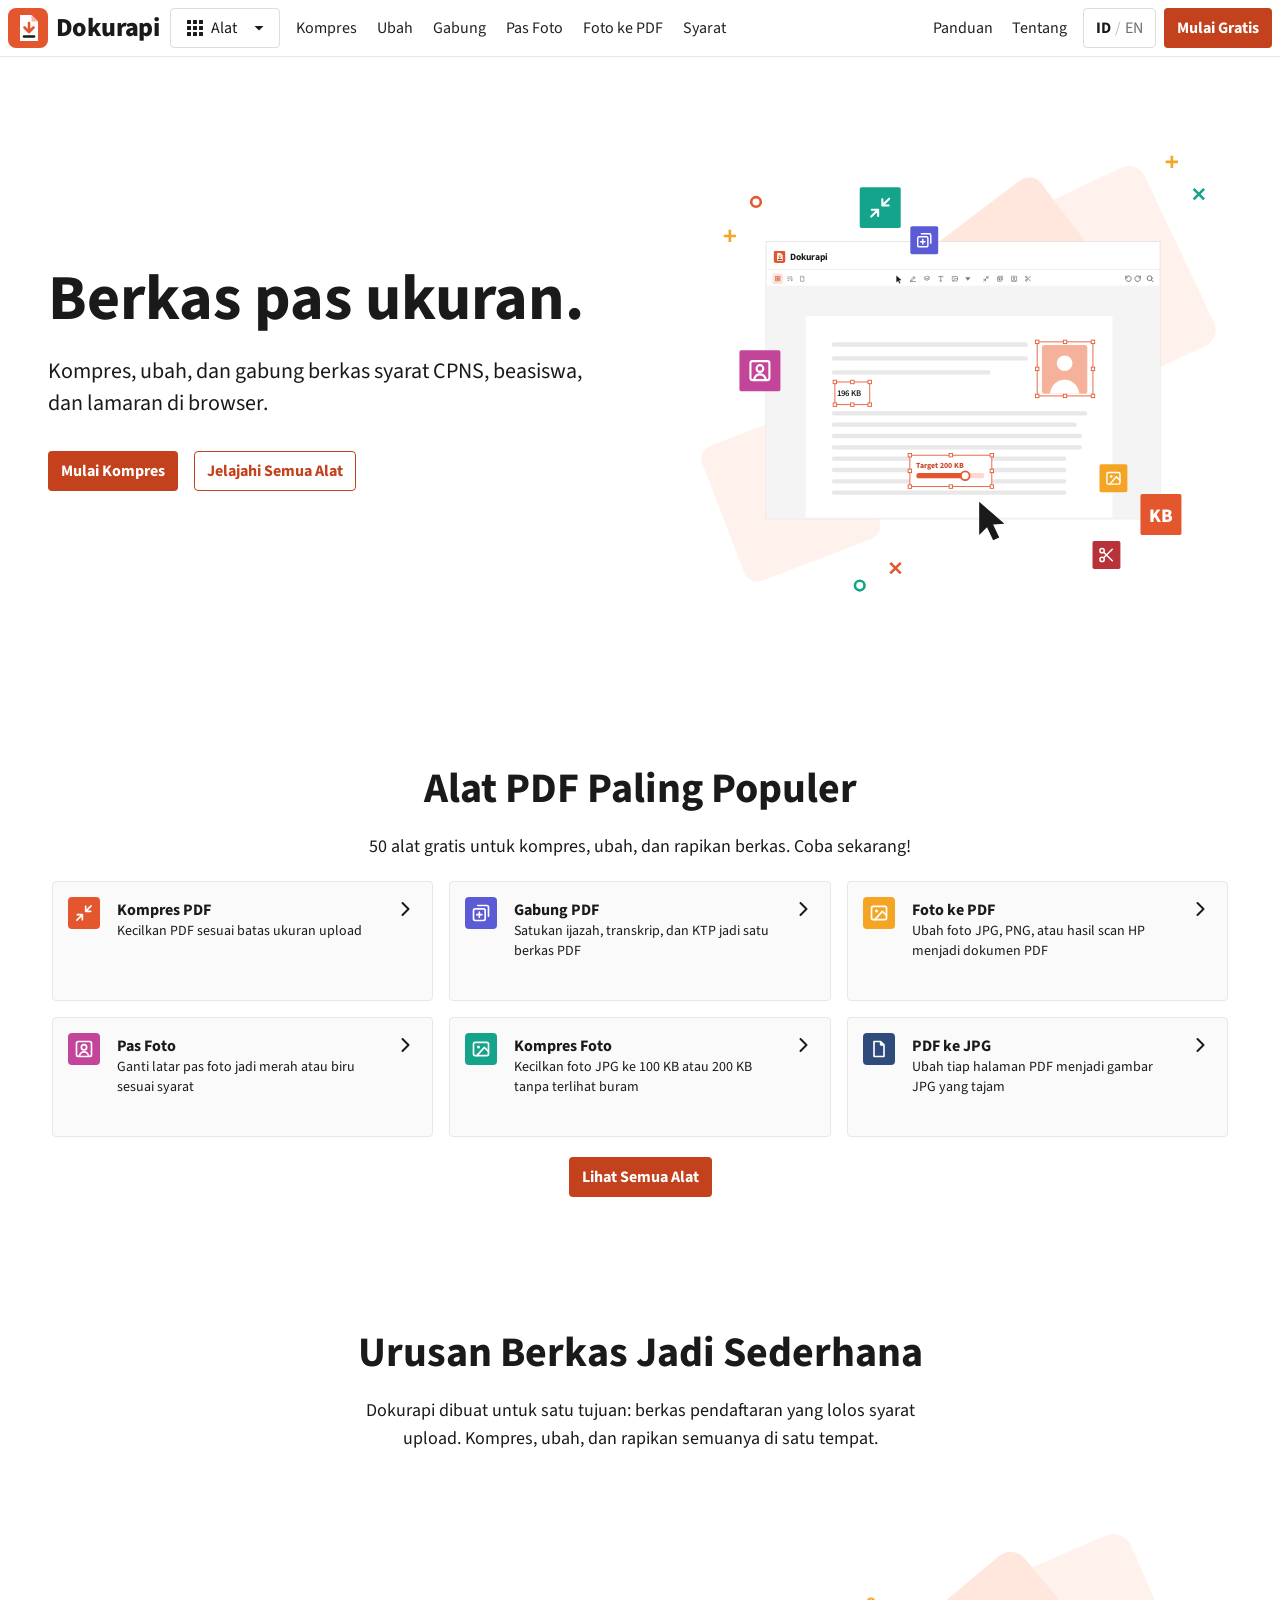
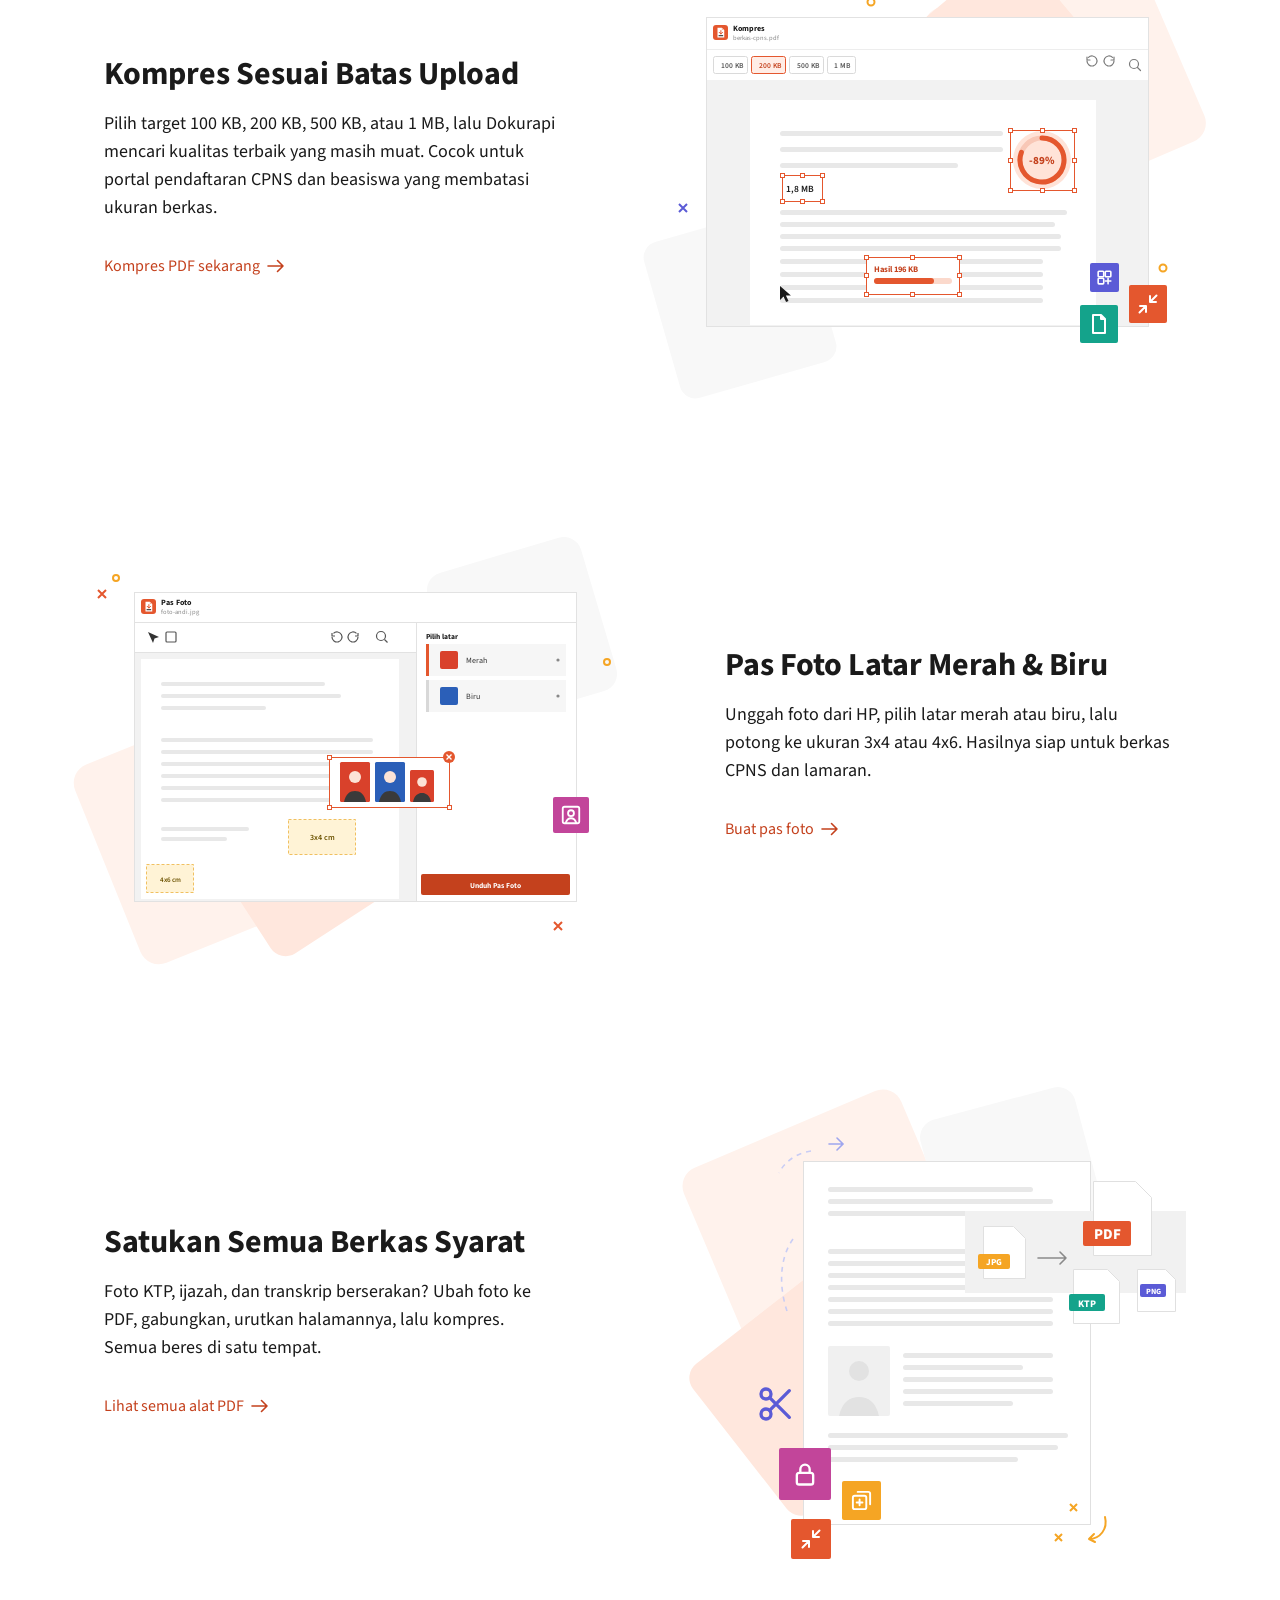
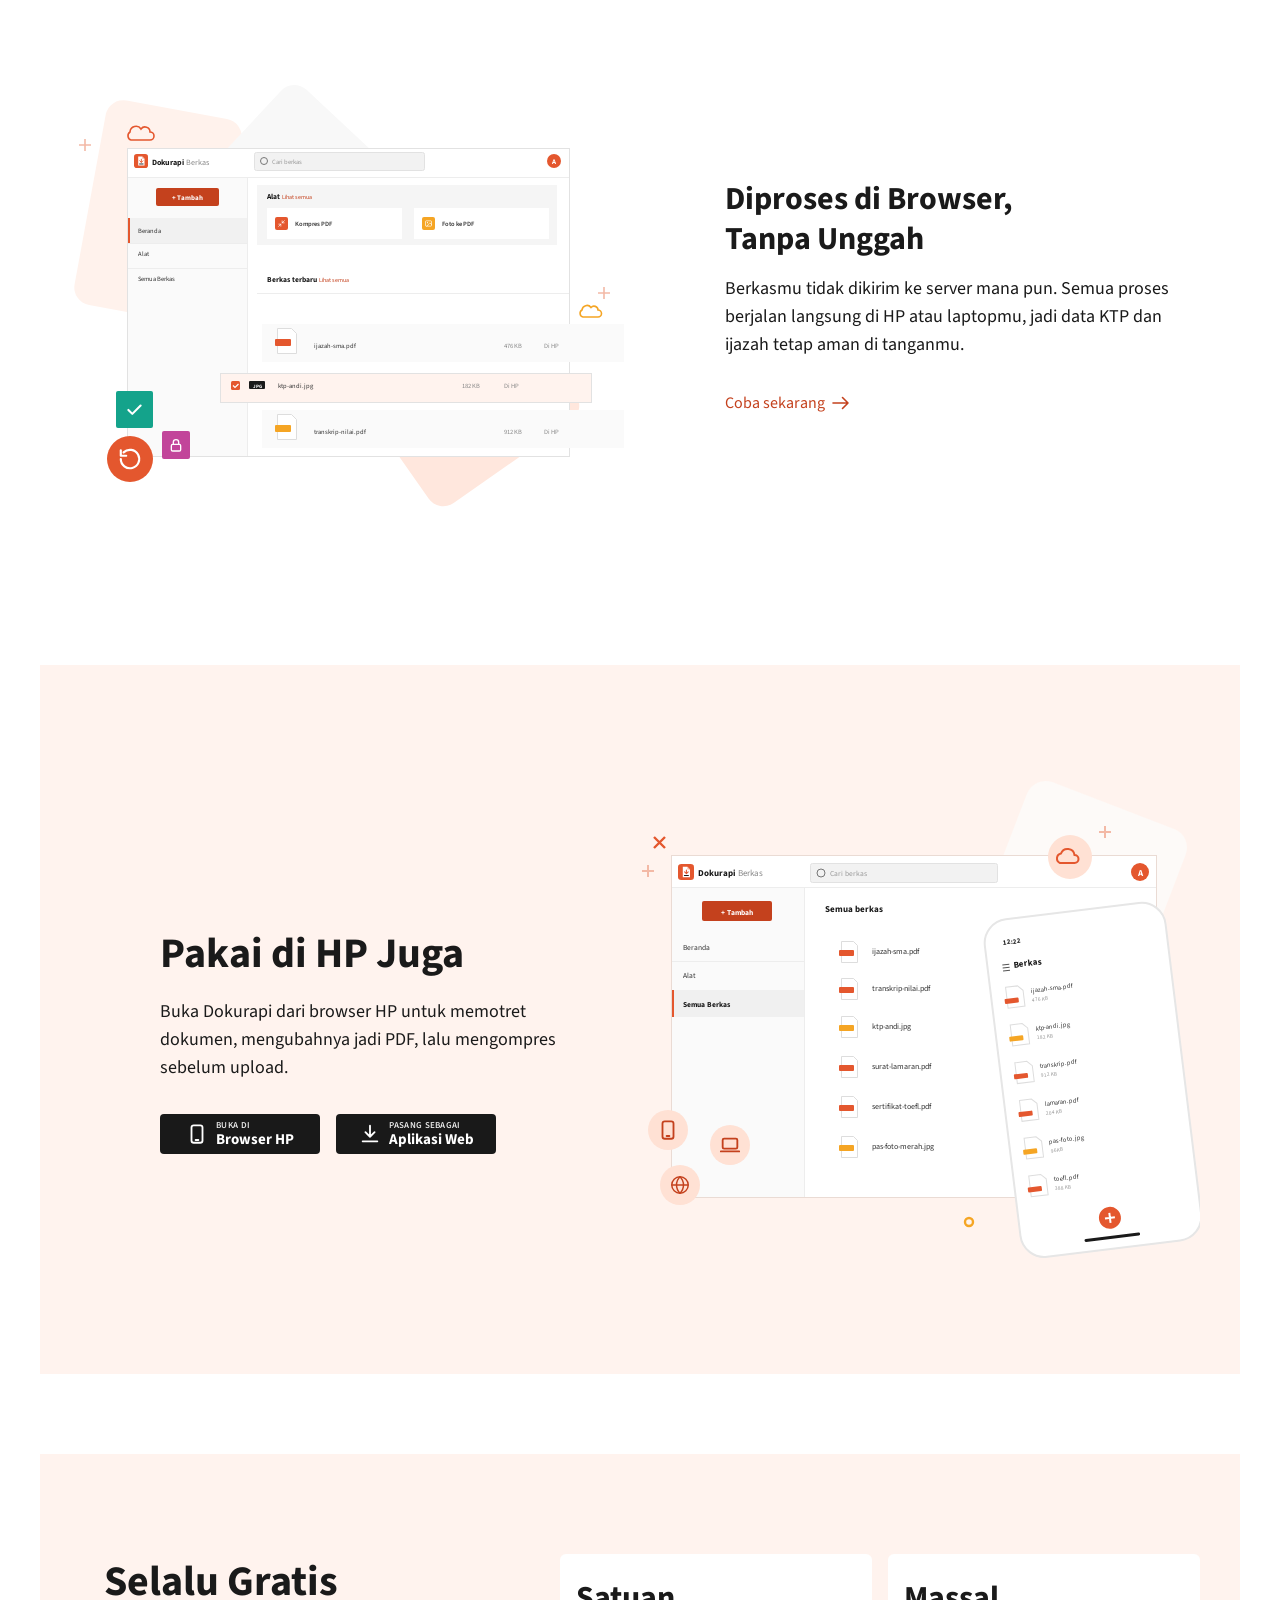
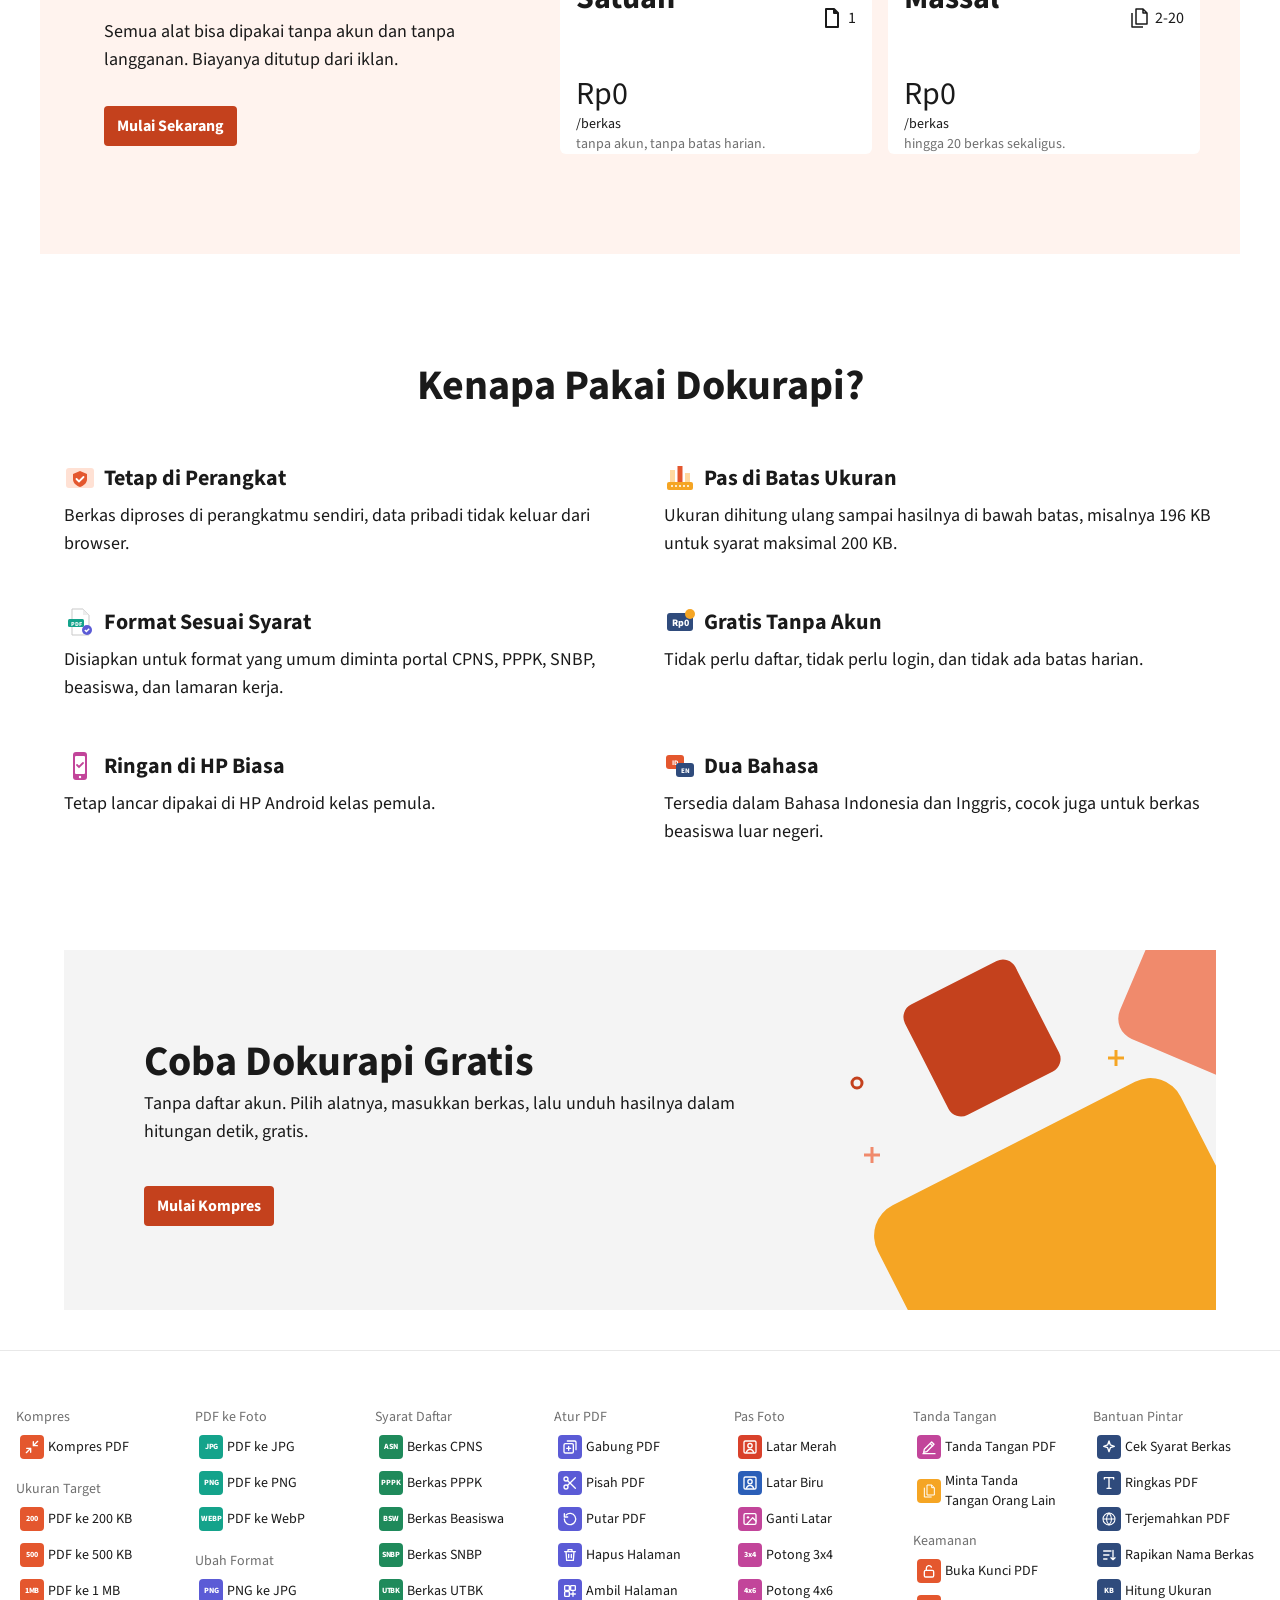
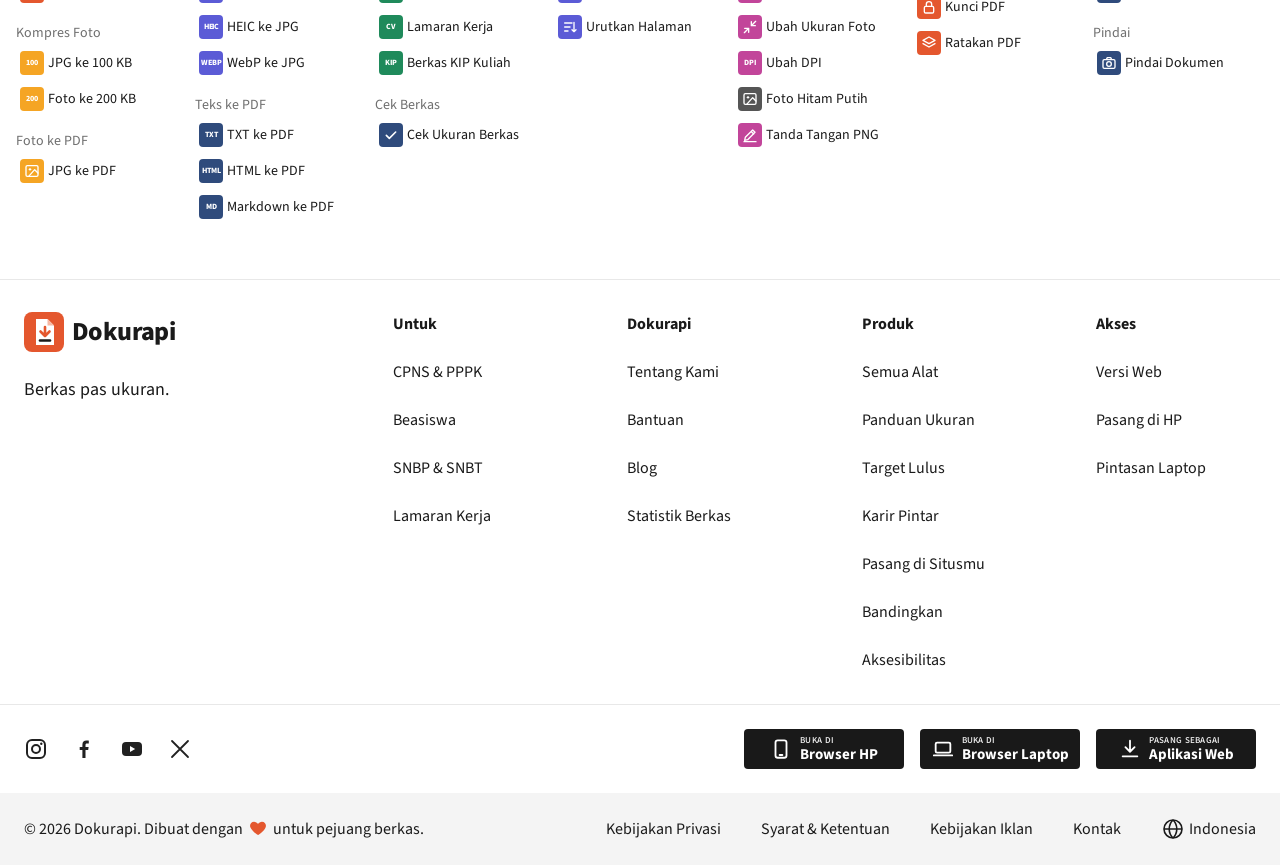
<file: site/dokurapi/index.html>
<!doctype html>
<html lang="id">
<head>
<meta charset="utf-8">
<meta name="viewport" content="width=device-width,initial-scale=1">
<meta name="robots" content="noindex,nofollow">
<title>Dokurapi</title>
<meta name="description" content="Dokurapi: kompres PDF dan foto ke ukuran target, ubah foto ke PDF, gabung PDF, dan pas foto latar merah atau biru, langsung di browser.">
<link rel="icon" type="image/svg+xml" href="assets/favicon.svg">
<link rel="preconnect" href="https://fonts.googleapis.com">
<link rel="preconnect" href="https://fonts.gstatic.com" crossorigin>
<link href="https://fonts.googleapis.com/css2?family=Source+Sans+3:wght@400;600;700;800&display=swap" rel="stylesheet">
<link rel="stylesheet" href="assets/style.css">
</head>
<body>
<svg width="0" height="0" style="position:absolute" aria-hidden="true">
  <defs>
    <symbol id="g-compress" viewBox="0 0 24 24"><path d="M4 14h6v6M20 10h-6V4M14 10l6.5-6.5M3.5 20.5 10 14" fill="none" stroke="currentColor" stroke-width="2" stroke-linecap="round" stroke-linejoin="round"/></symbol>
    <symbol id="g-merge" viewBox="0 0 24 24"><path d="M8 3h11a2 2 0 0 1 2 2v11M5 7h10a2 2 0 0 1 2 2v10a2 2 0 0 1-2 2H5a2 2 0 0 1-2-2V9a2 2 0 0 1 2-2zM10 11v6M7 14h6" fill="none" stroke="currentColor" stroke-width="2" stroke-linecap="round" stroke-linejoin="round"/></symbol>
    <symbol id="g-image" viewBox="0 0 24 24"><rect x="3" y="4" width="18" height="16" rx="2" fill="none" stroke="currentColor" stroke-width="2"/><circle cx="9" cy="9.5" r="1.8" fill="currentColor"/><path d="m21 15-5-5-9 10" fill="none" stroke="currentColor" stroke-width="2" stroke-linecap="round" stroke-linejoin="round"/></symbol>
    <symbol id="g-person" viewBox="0 0 24 24"><rect x="3" y="3" width="18" height="18" rx="2" fill="none" stroke="currentColor" stroke-width="2"/><circle cx="12" cy="10" r="3.2" fill="none" stroke="currentColor" stroke-width="2"/><path d="M6.5 20c1-3 3-4.5 5.5-4.5s4.5 1.5 5.5 4.5" fill="none" stroke="currentColor" stroke-width="2" stroke-linecap="round"/></symbol>
    <symbol id="g-scissors" viewBox="0 0 24 24"><circle cx="6" cy="6" r="3" fill="none" stroke="currentColor" stroke-width="2"/><circle cx="6" cy="18" r="3" fill="none" stroke="currentColor" stroke-width="2"/><path d="M8.2 8.2 20 20M8.2 15.8 20 4" fill="none" stroke="currentColor" stroke-width="2" stroke-linecap="round"/></symbol>
    <symbol id="g-rotate" viewBox="0 0 24 24"><path d="M3.5 12a8.5 8.5 0 1 0 2.6-6.1M3.5 4v5h5" fill="none" stroke="currentColor" stroke-width="2" stroke-linecap="round" stroke-linejoin="round"/></symbol>
    <symbol id="g-trash" viewBox="0 0 24 24"><path d="M4 7h16M9 7V4h6v3M6 7l1 13h10l1-13M10 11v5M14 11v5" fill="none" stroke="currentColor" stroke-width="2" stroke-linecap="round" stroke-linejoin="round"/></symbol>
    <symbol id="g-pages" viewBox="0 0 24 24"><rect x="4" y="4" width="7" height="7" rx="1" fill="none" stroke="currentColor" stroke-width="2"/><rect x="13" y="4" width="7" height="7" rx="1" fill="none" stroke="currentColor" stroke-width="2"/><rect x="4" y="13" width="7" height="7" rx="1" fill="none" stroke="currentColor" stroke-width="2"/><path d="M16.5 13v7M13 16.5h7" fill="none" stroke="currentColor" stroke-width="2" stroke-linecap="round"/></symbol>
    <symbol id="g-sort" viewBox="0 0 24 24"><path d="M4 6h11M4 12h8M4 18h5M18 5v14M15 16l3 3 3-3" fill="none" stroke="currentColor" stroke-width="2" stroke-linecap="round" stroke-linejoin="round"/></symbol>
    <symbol id="g-pen" viewBox="0 0 24 24"><path d="M4 20l1-4.5L16 4.5l3.5 3.5L8.5 19zM14 7l3.5 3.5M3 22h18" fill="none" stroke="currentColor" stroke-width="2" stroke-linecap="round" stroke-linejoin="round"/></symbol>
    <symbol id="g-lock" viewBox="0 0 24 24"><rect x="5" y="11" width="14" height="10" rx="2" fill="none" stroke="currentColor" stroke-width="2"/><path d="M8 11V8a4 4 0 0 1 8 0v3" fill="none" stroke="currentColor" stroke-width="2" stroke-linecap="round"/></symbol>
    <symbol id="g-unlock" viewBox="0 0 24 24"><rect x="5" y="11" width="14" height="10" rx="2" fill="none" stroke="currentColor" stroke-width="2"/><path d="M8 11V8a4 4 0 0 1 7.6-1.8" fill="none" stroke="currentColor" stroke-width="2" stroke-linecap="round"/></symbol>
    <symbol id="g-layers" viewBox="0 0 24 24"><path d="M12 3 3 8l9 5 9-5zM3 13l9 5 9-5" fill="none" stroke="currentColor" stroke-width="2" stroke-linecap="round" stroke-linejoin="round"/></symbol>
    <symbol id="g-spark" viewBox="0 0 24 24"><path d="M12 3l2.1 5.9L20 11l-5.9 2.1L12 19l-2.1-5.9L4 11l5.9-2.1z" fill="none" stroke="currentColor" stroke-width="2" stroke-linejoin="round"/></symbol>
    <symbol id="g-camera" viewBox="0 0 24 24"><rect x="3" y="7" width="18" height="13" rx="2" fill="none" stroke="currentColor" stroke-width="2"/><circle cx="12" cy="13.5" r="3.5" fill="none" stroke="currentColor" stroke-width="2"/><path d="M8 7l1.5-3h5L16 7" fill="none" stroke="currentColor" stroke-width="2" stroke-linejoin="round"/></symbol>
    <symbol id="g-file" viewBox="0 0 24 24"><path d="M6 3h8l4 4v14H6zM14 3v4h4" fill="none" stroke="currentColor" stroke-width="2" stroke-linejoin="round"/></symbol>
    <symbol id="g-check" viewBox="0 0 24 24"><path d="M5 12.5l4.5 4.5L19 7.5" fill="none" stroke="currentColor" stroke-width="2.4" stroke-linecap="round" stroke-linejoin="round"/></symbol>
    <symbol id="g-text" viewBox="0 0 24 24"><path d="M5 6V4h14v2M12 4v16M9 20h6" fill="none" stroke="currentColor" stroke-width="2" stroke-linecap="round" stroke-linejoin="round"/></symbol>
    <symbol id="g-globe" viewBox="0 0 24 24"><circle cx="12" cy="12" r="9" fill="none" stroke="currentColor" stroke-width="1.6"/><path d="M3 12h18M12 3c2.6 2.6 3.8 5.6 3.8 9s-1.2 6.4-3.8 9M12 3C9.4 5.6 8.2 8.6 8.2 12s1.2 6.4 3.8 9" fill="none" stroke="currentColor" stroke-width="1.6"/></symbol>
    <symbol id="g-chev" viewBox="0 0 24 24"><path d="M9.5 6l6 6-6 6" fill="none" stroke="currentColor" stroke-width="2" stroke-linecap="round" stroke-linejoin="round"/></symbol>
    <symbol id="g-arrow" viewBox="0 0 24 24"><path d="M4 12h15M13.5 6.5 19 12l-5.5 5.5" fill="none" stroke="currentColor" stroke-width="1.6" stroke-linecap="round" stroke-linejoin="round"/></symbol>
    <symbol id="g-user" viewBox="0 0 24 24"><circle cx="12" cy="8" r="4" fill="none" stroke="currentColor" stroke-width="1.5"/><path d="M4.5 20.5c1.2-4 4-6 7.5-6s6.3 2 7.5 6" fill="none" stroke="currentColor" stroke-width="1.5" stroke-linecap="round"/></symbol>
    <symbol id="g-files" viewBox="0 0 24 24"><path d="M9 3h7l4 4v11H9zM16 3v4h4M5 7v14h11" fill="none" stroke="currentColor" stroke-width="1.5" stroke-linejoin="round"/></symbol>
    <symbol id="g-phone" viewBox="0 0 24 24"><rect x="6" y="2.5" width="12" height="19" rx="2.5" fill="none" stroke="currentColor" stroke-width="2"/><path d="M10.5 18.5h3" stroke="currentColor" stroke-width="2" stroke-linecap="round"/></symbol>
    <symbol id="g-laptop" viewBox="0 0 24 24"><rect x="4" y="5" width="16" height="11" rx="1.5" fill="none" stroke="currentColor" stroke-width="2"/><path d="M2 19h20" stroke="currentColor" stroke-width="2" stroke-linecap="round"/></symbol>
    <symbol id="g-download" viewBox="0 0 24 24"><path d="M12 3v12M7 10l5 5 5-5M4 20h16" fill="none" stroke="currentColor" stroke-width="2" stroke-linecap="round" stroke-linejoin="round"/></symbol>
    <symbol id="g-mark" viewBox="0 0 40 40"><rect width="40" height="40" rx="8" fill="#E4572E"/><path d="M12 7h11.5L30 13.5V33H12z" fill="#fff"/><path d="M23.5 7v6.5H30" fill="#F7B8A3"/><path d="M16.5 19.5 21 24l4.5-4.5M21 15v9" fill="none" stroke="#E4572E" stroke-width="2.6" stroke-linecap="round" stroke-linejoin="round"/><path d="M16 28.5h10" stroke="#1A1A1A" stroke-width="2.6" stroke-linecap="round"/></symbol>
  </defs>
</svg>

<header class="nav" data-sec="nav">
  <div class="nav-in">
    <a class="logo" href="#" aria-label="Dokurapi, beranda">
      <svg class="logo-mark" width="40" height="40"><use href="#g-mark"/></svg>
      <span class="wordmark">Dokurapi</span>
    </a>
    <div class="tools-wrap">
      <button class="btn-out tools-btn" type="button" aria-expanded="false" aria-controls="tools-menu">
        <svg width="24" height="24" viewBox="0 0 24 24" aria-hidden="true"><g fill="#1A1A1A"><rect x="4" y="4" width="4" height="4" rx=".5"/><rect x="10" y="4" width="4" height="4" rx=".5"/><rect x="16" y="4" width="4" height="4" rx=".5"/><rect x="4" y="10" width="4" height="4" rx=".5"/><rect x="10" y="10" width="4" height="4" rx=".5"/><rect x="16" y="10" width="4" height="4" rx=".5"/><rect x="4" y="16" width="4" height="4" rx=".5"/><rect x="10" y="16" width="4" height="4" rx=".5"/><rect x="16" y="16" width="4" height="4" rx=".5"/></g></svg>
        <span class="tools-label" data-en="Tools">Alat</span>
        <svg width="16" height="16" viewBox="0 0 16 16" aria-hidden="true"><path d="M3.5 6h9L8 10.5z" fill="#1A1A1A"/></svg>
      </button>
      <div class="tools-menu" id="tools-menu" hidden>
        <div class="tm-quick">
        <a href="#alat"><span class="ic" style="background:#E4572E"><svg><use href="#g-compress"/></svg></span><span data-en="Compress PDF">Kompres PDF</span></a>
        <a href="#alat"><span class="ic" style="background:#F5A524"><svg><use href="#g-image"/></svg></span><span data-en="Photo to PDF">Foto ke PDF</span></a>
        <a href="#alat"><span class="ic" style="background:#5B5BD6"><svg><use href="#g-merge"/></svg></span><span data-en="Merge PDF">Gabung PDF</span></a>
        <a href="#alat"><span class="ic" style="background:#C2459A"><svg><use href="#g-person"/></svg></span><span data-en="ID Photo">Pas Foto</span></a>
        <a href="#alat"><span class="ic" style="background:#14A38B"><svg><use href="#g-image"/></svg></span><span data-en="Compress Photo">Kompres Foto</span></a>
        <a href="#semua-alat"><span class="ic" style="background:#2F4B7C"><svg><use href="#g-pages"/></svg></span><span data-en="All tools">Semua alat</span></a>
        </div>
        <div class="tm-all"></div>
      </div>
    </div>
    <nav class="nav-links" aria-label="Menu utama">
      <a href="#alat" data-en="Compress">Kompres</a>
      <a href="#alat" data-en="Convert">Ubah</a>
      <a href="#alat" data-en="Merge">Gabung</a>
      <a href="#alat" data-en="ID Photo">Pas Foto</a>
      <a href="#alat" data-en="Photo to PDF">Foto ke PDF</a>
      <a href="#semua-alat" data-en="Forms">Syarat</a>
    </nav>
    <div class="nav-right">
      <a class="nav-txt" href="#panduan" data-en="Guides">Panduan</a>
      <a class="nav-txt" href="#tentang" data-en="About">Tentang</a>
      <button class="btn-out lang-btn" type="button" aria-label="Ganti bahasa / Switch language">
        <span class="lang-opt" data-lang="id">ID</span><span class="lang-sep" aria-hidden="true">/</span><span class="lang-opt" data-lang="en">EN</span>
      </button>
      <a class="btn btn-primary nav-cta" href="#alat" data-en="Start Free">Mulai Gratis</a>
      <button class="btn-out burger" type="button" aria-label="Menu" aria-expanded="false" aria-controls="m-menu">
        <svg width="24" height="24" viewBox="0 0 24 24" aria-hidden="true"><path d="M4 7h16M4 12h16M4 17h16" stroke="#1A1A1A" stroke-width="1.6" stroke-linecap="round"/></svg>
      </button>
    </div>
  </div>
  <div class="m-menu" id="m-menu" hidden>
    <a href="#alat" data-en="Compress">Kompres</a>
    <a href="#alat" data-en="Convert">Ubah</a>
    <a href="#alat" data-en="Merge">Gabung</a>
    <a href="#alat" data-en="ID Photo">Pas Foto</a>
    <a href="#panduan" data-en="Guides">Panduan</a>
    <a class="btn btn-primary" href="#alat" data-en="Start Free">Mulai Gratis</a>
  </div>
</header>

<main>
<section class="hero" data-sec="hero">
  <div class="hero-txt">
    <h1 data-en="Make files fit.">Berkas pas ukuran.</h1>
    <p data-en="Compress, convert, and merge files for civil service, scholarship, and job forms in your browser.">Kompres, ubah, dan gabung berkas syarat CPNS, beasiswa, dan lamaran di browser.</p>
    <div class="hero-btns">
      <a class="btn btn-primary" href="#alat" data-en="Start Compressing">Mulai Kompres</a>
      <a class="btn btn-secondary" href="#semua-alat" data-en="Explore All Tools">Jelajahi Semua Alat</a>
    </div>
  </div>
  <div class="hero-ill">
    <svg viewBox="0 0 624 585" width="624" height="585" role="img" aria-label="Ilustrasi jendela Dokurapi yang mengompres berkas pendaftaran">
      <rect x="-113" y="-113" width="226" height="226" rx="20" fill="#FFF2EC" transform="translate(461.5 196.5) rotate(64.7)"/>
      <rect x="-123" y="-123" width="246" height="246" rx="18" fill="#FFE7DD" transform="translate(371 231) rotate(52.8)"/>
      <rect x="-83" y="-83" width="166" height="166" rx="16" fill="#FFF2EC" transform="translate(118 427) rotate(-21)"/>
      <rect x="89.5" y="139.5" width="452" height="318" fill="#fff" stroke="#E2E2E2"/>
      <svg x="98" y="150" width="14" height="14"><use href="#g-mark"/></svg>
      <text x="117" y="161" font-family="Source Sans 3, sans-serif" font-size="11" font-weight="700" fill="#1A1A1A">Dokurapi</text>
      <rect x="90" y="171" width="451" height="1" fill="#EDEDED"/>
      <rect x="97" y="176" width="12" height="12" rx="2" fill="#FBE3D9"/><svg x="99" y="178" width="8" height="8" color="#C4411D"><use href="#g-pages"/></svg><svg x="113" y="178" width="8" height="8" color="#777"><use href="#g-sort"/></svg><svg x="127" y="178" width="8" height="8" color="#777"><use href="#g-file"/></svg>
      <path d="M239 178.5v8l2-2 1.4 3 1.2-.6-1.4-3h2.8z" fill="#1A1A1A"/><svg x="270" y="178" width="8" height="8" color="#555"><use href="#g-layers"/></svg><svg x="254" y="178" width="8" height="8" color="#555"><use href="#g-pen"/></svg><svg x="286" y="178" width="8" height="8" color="#555"><use href="#g-text"/></svg><svg x="302" y="178" width="8" height="8" color="#555"><use href="#g-image"/></svg><svg x="338" y="178" width="8" height="8" color="#555"><use href="#g-compress"/></svg><svg x="354" y="178" width="8" height="8" color="#555"><use href="#g-merge"/></svg><svg x="370" y="178" width="8" height="8" color="#555"><use href="#g-person"/></svg><svg x="386" y="178" width="8" height="8" color="#555"><use href="#g-scissors"/></svg><path d="M318 180.5h6l-3 4z" fill="#777"/>
      <g fill="none" stroke="#777" stroke-width="1.1" stroke-linecap="round"><path d="M502 182a3.2 3.2 0 1 0 1-2.3M502 179v2h2"/><path d="M519 182a3.2 3.2 0 1 1-1-2.3M519 179v2h-2"/><circle cx="529.5" cy="181.5" r="2.8"/><path d="M531.6 183.6l2 2"/></g>
      <rect x="90" y="190" width="451" height="267" fill="#F4F4F4"/>
      <rect x="135" y="225" width="352" height="231" fill="#fff"/>
      <g fill="#E8E8E8">
        <rect x="165" y="255" width="225" height="5" rx="2.5"/><rect x="165" y="271" width="225" height="5" rx="2.5"/><rect x="165" y="287" width="182" height="5" rx="2.5"/>
        <rect x="165" y="334" width="293" height="5" rx="2.5"/><rect x="165" y="347" width="281" height="5" rx="2.5"/><rect x="165" y="360" width="287" height="5" rx="2.5"/><rect x="165" y="373" width="287" height="5" rx="2.5"/>
        <rect x="165" y="386" width="269" height="5" rx="2.5"/><rect x="165" y="399" width="269" height="5" rx="2.5"/><rect x="165" y="412" width="269" height="5" rx="2.5"/><rect x="165" y="425" width="269" height="5" rx="2.5"/>
      </g>
      <rect x="406" y="258" width="52" height="56" rx="3" fill="#F6B19B"/>
      <circle cx="432" cy="279" r="9" fill="#fff"/>
      <path d="M415 314c2-11 9-16 17-16s15 5 17 16z" fill="#fff"/>
      <rect x="400.5" y="254.5" width="64" height="62" fill="none" stroke="#E4572E"/>
      <g fill="#fff" stroke="#E4572E"><rect x="398.5" y="252.5" width="4" height="4"/><rect x="430.5" y="252.5" width="4" height="4"/><rect x="462.5" y="252.5" width="4" height="4"/><rect x="398.5" y="283.5" width="4" height="4"/><rect x="462.5" y="283.5" width="4" height="4"/><rect x="398.5" y="314.5" width="4" height="4"/><rect x="430.5" y="314.5" width="4" height="4"/><rect x="462.5" y="314.5" width="4" height="4"/></g>
      <rect x="168.5" y="300.5" width="40" height="26" fill="none" stroke="#E4572E"/>
      <text x="171" y="317" font-family="Source Sans 3, sans-serif" font-size="10" font-weight="600" fill="#1A1A1A">196&nbsp;KB</text>
      <g fill="#fff" stroke="#E4572E"><rect x="166.5" y="298.5" width="4" height="4"/><rect x="186.5" y="298.5" width="4" height="4"/><rect x="206.5" y="298.5" width="4" height="4"/><rect x="166.5" y="324.5" width="4" height="4"/><rect x="186.5" y="324.5" width="4" height="4"/><rect x="206.5" y="324.5" width="4" height="4"/></g>
      <rect x="254.5" y="384.5" width="94" height="36" fill="#fff" stroke="#E4572E"/>
      <text x="262" y="399" font-family="Source Sans 3, sans-serif" font-size="9" font-weight="700" fill="#C4411D">Target 200&nbsp;KB</text>
      <rect x="262" y="405" width="78" height="6" rx="3" fill="#FBD9CC"/>
      <rect x="262" y="405" width="56" height="6" rx="3" fill="#E4572E"/>
      <circle cx="318" cy="408" r="5" fill="#fff" stroke="#E4572E" stroke-width="2"/>
      <g fill="#fff" stroke="#E4572E"><rect x="252.5" y="382.5" width="4" height="4"/><rect x="299.5" y="382.5" width="4" height="4"/><rect x="346.5" y="382.5" width="4" height="4"/><rect x="252.5" y="400.5" width="4" height="4"/><rect x="346.5" y="400.5" width="4" height="4"/><rect x="252.5" y="418.5" width="4" height="4"/><rect x="299.5" y="418.5" width="4" height="4"/><rect x="346.5" y="418.5" width="4" height="4"/></g>
      <path d="M334 438l0 38 9-9 7 15 7-3-7-15 13-1z" fill="#1A1A1A"/>
      <rect x="197" y="77" width="47" height="47" rx="2" fill="#14A38B"/><svg x="206" y="86" width="29" height="29" color="#fff"><use href="#g-compress"/></svg>
      <rect x="255" y="122" width="32" height="32" rx="2" fill="#5B5BD6"/><svg x="261" y="128" width="20" height="20" color="#fff"><use href="#g-merge"/></svg>
      <rect x="59" y="264" width="47" height="47" rx="2" fill="#C2459A"/><svg x="68" y="273" width="29" height="29" color="#fff"><use href="#g-person"/></svg>
      <rect x="472" y="395" width="32" height="32" rx="2" fill="#F5A524"/><svg x="478" y="401" width="20" height="20" color="#fff"><use href="#g-image"/></svg>
      <rect x="519" y="429" width="47" height="47" rx="2" fill="#E4572E"/><text x="542.5" y="461" text-anchor="middle" font-family="Source Sans 3, sans-serif" font-size="22" font-weight="800" fill="#fff">KB</text>
      <rect x="464" y="483" width="32" height="32" rx="2" fill="#B8323A"/><svg x="470" y="489" width="20" height="20" color="#fff"><use href="#g-scissors"/></svg>
      <circle cx="78" cy="94" r="5.5" fill="none" stroke="#E4572E" stroke-width="3"/>
      <path d="M48 126v14M41 133h14M555 41v14M548 48h14" stroke="#F5A524" stroke-width="3"/>
      <path d="M580 79l12 12M592 79l-12 12" stroke="#14A38B" stroke-width="3"/>
      <path d="M232 508l12 12M244 508l-12 12" stroke="#E4572E" stroke-width="3"/>
      <circle cx="197" cy="534" r="5.5" fill="none" stroke="#14A38B" stroke-width="3"/>
    </svg>
  </div>
</section>

<section class="tools" id="alat" data-sec="tools">
  <h2 data-en="Most Popular Tools">Alat PDF Paling Populer</h2>
  <p class="sub" data-en="50 free tools to compress, convert, and tidy up files. Try one now!">50 alat gratis untuk kompres, ubah, dan rapikan berkas. Coba sekarang!</p>
  <div class="tool-grid">
    <a class="tool-card" href="#kompres-pdf">
      <span class="ic32" style="background:#E4572E"><svg><use href="#g-compress"/></svg></span>
      <span class="t" data-en="Compress PDF">Kompres PDF</span>
      <span class="d" data-en="Shrink a PDF to fit any upload limit">Kecilkan PDF sesuai batas ukuran upload</span>
      <svg class="chev"><use href="#g-chev"/></svg>
    </a>
    <a class="tool-card" href="#gabung-pdf">
      <span class="ic32" style="background:#5B5BD6"><svg><use href="#g-merge"/></svg></span>
      <span class="t" data-en="Merge PDF">Gabung PDF</span>
      <span class="d" data-en="Combine diplomas, transcripts, and ID cards into one PDF">Satukan ijazah, transkrip, dan KTP jadi satu berkas PDF</span>
      <svg class="chev"><use href="#g-chev"/></svg>
    </a>
    <a class="tool-card" href="#foto-ke-pdf">
      <span class="ic32" style="background:#F5A524"><svg><use href="#g-image"/></svg></span>
      <span class="t" data-en="Photo to PDF">Foto ke PDF</span>
      <span class="d" data-en="Turn JPG, PNG, or phone scans into a PDF document">Ubah foto JPG, PNG, atau hasil scan HP menjadi dokumen PDF</span>
      <svg class="chev"><use href="#g-chev"/></svg>
    </a>
    <a class="tool-card" href="#pas-foto">
      <span class="ic32" style="background:#C2459A"><svg><use href="#g-person"/></svg></span>
      <span class="t" data-en="ID Photo">Pas Foto</span>
      <span class="d" data-en="Switch your ID photo background to red or blue as required">Ganti latar pas foto jadi merah atau biru sesuai syarat</span>
      <svg class="chev"><use href="#g-chev"/></svg>
    </a>
    <a class="tool-card" href="#kompres-foto">
      <span class="ic32" style="background:#14A38B"><svg><use href="#g-image"/></svg></span>
      <span class="t" data-en="Compress Photo">Kompres Foto</span>
      <span class="d" data-en="Shrink a JPG to 100&nbsp;KB or 200&nbsp;KB without visible blur">Kecilkan foto JPG ke 100&nbsp;KB atau 200&nbsp;KB tanpa terlihat buram</span>
      <svg class="chev"><use href="#g-chev"/></svg>
    </a>
    <a class="tool-card" href="#pdf-ke-jpg">
      <span class="ic32" style="background:#2F4B7C"><svg><use href="#g-file"/></svg></span>
      <span class="t" data-en="PDF to JPG">PDF ke JPG</span>
      <span class="d" data-en="Turn every PDF page into a sharp JPG image">Ubah tiap halaman PDF menjadi gambar JPG yang tajam</span>
      <svg class="chev"><use href="#g-chev"/></svg>
    </a>
  </div>
  <div class="center"><a class="btn btn-primary" href="#semua-alat" data-en="See All Tools">Lihat Semua Alat</a></div>
</section>

<section class="intro" id="tentang" data-sec="intro">
  <h2 data-en="File Chores Made Simple">Urusan Berkas Jadi Sederhana</h2>
  <p data-en="Dokurapi has one goal: application files that pass every upload rule. Compress, convert, and tidy everything in one place.">Dokurapi dibuat untuk satu tujuan: berkas pendaftaran yang lolos syarat upload. Kompres, ubah, dan rapikan semuanya di satu tempat.</p>
</section>

<div class="features">
  <section class="feat" data-sec="feat1" id="kompres-pdf">
    <div class="txt">
      <h3 data-en="Compress to the Upload Limit">Kompres Sesuai Batas Upload</h3>
      <p data-en="Pick a target of 100&nbsp;KB, 200&nbsp;KB, 500&nbsp;KB, or 1&nbsp;MB and Dokurapi finds the best quality that still fits. Made for civil service and scholarship portals with strict limits on file size.">Pilih target 100&nbsp;KB, 200&nbsp;KB, 500&nbsp;KB, atau 1&nbsp;MB, lalu Dokurapi mencari kualitas terbaik yang masih muat. Cocok untuk portal pendaftaran CPNS dan beasiswa yang membatasi ukuran berkas.</p>
      <a class="more" href="#alat"><span data-en="Compress a PDF now">Kompres PDF sekarang</span><svg><use href="#g-arrow"/></svg></a>
    </div>
    <div class="ill">
      <svg viewBox="0 0 573 497" role="img" aria-label="Ilustrasi pilihan target ukuran 100&nbsp;KB sampai 1&nbsp;MB">
        <rect x="-112" y="-112" width="224" height="224" rx="20" fill="#FFF2EC" transform="translate(422 158) rotate(66.7)"/>
        <rect x="-104" y="-104" width="208" height="208" rx="18" fill="#FFE7DD" transform="translate(357 174) rotate(50)"/>
        <rect x="-81" y="-81" width="162" height="162" rx="16" fill="#F8F8F8" transform="translate(97 385) rotate(-16)"/>
        <rect x="63.5" y="100.5" width="442" height="309" fill="#fff" stroke="#E2E2E2"/>
        <svg x="70" y="108" width="15" height="15"><use href="#g-mark"/></svg>
        <text x="90" y="114" font-family="Source Sans 3, sans-serif" font-size="8" font-weight="700" fill="#1A1A1A">Kompres</text>
        <text x="90" y="123" font-family="Source Sans 3, sans-serif" font-size="6.5" fill="#888">berkas-cpns.pdf</text>
        <rect x="64" y="132" width="441" height="1" fill="#EDEDED"/>
        <g font-family="Source Sans 3, sans-serif" font-size="7.5" font-weight="600">
          <rect x="70.5" y="139.5" width="34" height="17" rx="2" fill="#fff" stroke="#DADADA"/><text x="78" y="151" fill="#555">100&nbsp;KB</text>
          <rect x="108.5" y="139.5" width="34" height="17" rx="2" fill="#FFEDE6" stroke="#E4572E"/><text x="116" y="151" fill="#C4411D">200&nbsp;KB</text>
          <rect x="146.5" y="139.5" width="34" height="17" rx="2" fill="#fff" stroke="#DADADA"/><text x="154" y="151" fill="#555">500&nbsp;KB</text>
          <rect x="184.5" y="139.5" width="28" height="17" rx="2" fill="#fff" stroke="#DADADA"/><text x="191" y="151" fill="#555">1&nbsp;MB</text>
        </g>
        <g fill="none" stroke="#7A7A7A" stroke-width="1.2" stroke-linecap="round"><path d="M444 144a5 5 0 1 0 1.5-3.6M444 140v3h3"/><path d="M471 144a5 5 0 1 1-1.5-3.6M471 140v3h-3"/><circle cx="491" cy="147" r="4.5"/><path d="M494.5 150.5l3 3"/></g>
        <rect x="64" y="163" width="441" height="246" fill="#F2F2F2"/>
        <rect x="107" y="183" width="346" height="225" fill="#fff"/>
        <g fill="#E8E8E8">
          <rect x="137" y="214" width="223" height="5" rx="2.5"/><rect x="137" y="230" width="223" height="5" rx="2.5"/><rect x="137" y="246" width="178" height="5" rx="2.5"/>
          <rect x="137" y="293" width="287" height="5" rx="2.5"/><rect x="137" y="305" width="275" height="5" rx="2.5"/><rect x="137" y="317" width="281" height="5" rx="2.5"/><rect x="137" y="329" width="281" height="5" rx="2.5"/>
          <rect x="137" y="342" width="263" height="5" rx="2.5"/><rect x="137" y="355" width="263" height="5" rx="2.5"/><rect x="137" y="368" width="263" height="5" rx="2.5"/><rect x="137" y="381" width="263" height="5" rx="2.5"/>
        </g>
        <circle cx="399" cy="243" r="29" fill="#FFE3D8"/>
        <circle cx="399" cy="243" r="22" fill="none" stroke="#F8C7B6" stroke-width="5"/>
        <path d="M399 221a22 22 0 1 1-20.6 14.3" fill="none" stroke="#E4572E" stroke-width="5" stroke-linecap="round"/>
        <text x="399" y="247" text-anchor="middle" font-family="Source Sans 3, sans-serif" font-size="11" font-weight="800" fill="#C4411D">-89%</text>
        <rect x="367.5" y="213.5" width="64" height="60" fill="none" stroke="#E4572E"/>
        <g fill="#fff" stroke="#E4572E"><rect x="365.5" y="211.5" width="4" height="4"/><rect x="397.5" y="211.5" width="4" height="4"/><rect x="429.5" y="211.5" width="4" height="4"/><rect x="365.5" y="241.5" width="4" height="4"/><rect x="429.5" y="241.5" width="4" height="4"/><rect x="365.5" y="271.5" width="4" height="4"/><rect x="397.5" y="271.5" width="4" height="4"/><rect x="429.5" y="271.5" width="4" height="4"/></g>
        <rect x="139.5" y="258.5" width="40" height="26" fill="none" stroke="#E4572E"/>
        <text x="143" y="275" font-family="Source Sans 3, sans-serif" font-size="9.5" font-weight="600" fill="#1A1A1A">1,8&nbsp;MB</text>
        <g fill="#fff" stroke="#E4572E"><rect x="137.5" y="256.5" width="4" height="4"/><rect x="157.5" y="256.5" width="4" height="4"/><rect x="177.5" y="256.5" width="4" height="4"/><rect x="137.5" y="282.5" width="4" height="4"/><rect x="157.5" y="282.5" width="4" height="4"/><rect x="177.5" y="282.5" width="4" height="4"/></g>
        <rect x="223.5" y="340.5" width="93" height="37" fill="#fff" stroke="#E4572E"/>
        <text x="231" y="355" font-family="Source Sans 3, sans-serif" font-size="8.5" font-weight="700" fill="#C4411D">Hasil 196&nbsp;KB</text>
        <rect x="231" y="361" width="78" height="6" rx="3" fill="#FBD9CC"/><rect x="231" y="361" width="60" height="6" rx="3" fill="#E4572E"/>
        <g fill="#fff" stroke="#E4572E"><rect x="221.5" y="338.5" width="4" height="4"/><rect x="267.5" y="338.5" width="4" height="4"/><rect x="314.5" y="338.5" width="4" height="4"/><rect x="221.5" y="356.5" width="4" height="4"/><rect x="314.5" y="356.5" width="4" height="4"/><rect x="221.5" y="375.5" width="4" height="4"/><rect x="267.5" y="375.5" width="4" height="4"/><rect x="314.5" y="375.5" width="4" height="4"/></g>
        <path d="M137 369v14l3.5-3.5 2.6 5.6 2.4-1.1-2.6-5.6h5z" fill="#1A1A1A"/>
        <rect x="447" y="346" width="29" height="29" rx="2" fill="#5B5BD6"/><svg x="452" y="351" width="19" height="19" color="#fff"><use href="#g-pages"/></svg>
        <rect x="486" y="368" width="38" height="38" rx="2" fill="#E4572E"/><svg x="493" y="375" width="24" height="24" color="#fff"><use href="#g-compress"/></svg>
        <rect x="437" y="388" width="38" height="38" rx="2" fill="#14A38B"/><svg x="444" y="395" width="24" height="24" color="#fff"><use href="#g-file"/></svg>
        <circle cx="228" cy="85" r="3.5" fill="none" stroke="#F5A524" stroke-width="2"/>
        <path d="M36 287l8 8M44 287l-8 8" stroke="#5B5BD6" stroke-width="2"/>
        <circle cx="520" cy="351" r="3.5" fill="none" stroke="#F5A524" stroke-width="2"/>
      </svg>
    </div>
  </section>

  <section class="feat rev" data-sec="feat2" id="pas-foto">
    <div class="txt">
      <h3 data-en="Red and Blue ID Photos">Pas Foto Latar Merah &amp; Biru</h3>
      <p data-en="Upload a photo from your phone, choose a red or blue background, then crop to 3x4 or 4x6. Ready for civil service and job applications.">Unggah foto dari HP, pilih latar merah atau biru, lalu potong ke ukuran 3x4 atau 4x6. Hasilnya siap untuk berkas CPNS dan lamaran.</p>
      <a class="more" href="#alat"><span data-en="Make an ID photo">Buat pas foto</span><svg><use href="#g-arrow"/></svg></a>
    </div>
    <div class="ill">
      <svg viewBox="0 0 573 497" role="img" aria-label="Ilustrasi editor pas foto dengan pilihan latar merah dan biru">
        <rect x="-107" y="-107" width="214" height="214" rx="20" fill="#FFF2EC" transform="translate(143 337) rotate(-22)"/>
        <rect x="-94" y="-94" width="188" height="188" rx="18" fill="#FFE7DD" transform="translate(244 339) rotate(-33)"/>
        <rect x="-80" y="-80" width="160" height="160" rx="18" fill="#F8F8F8" transform="translate(458 138) rotate(-16.5)"/>
        <rect x="70.5" y="98.5" width="442" height="309" fill="#fff" stroke="#E2E2E2"/>
        <svg x="77" y="105" width="15" height="15"><use href="#g-mark"/></svg>
        <text x="97" y="111" font-family="Source Sans 3, sans-serif" font-size="8" font-weight="700" fill="#1A1A1A">Pas Foto</text>
        <text x="97" y="120" font-family="Source Sans 3, sans-serif" font-size="6.5" fill="#888">foto-andi.jpg</text>
        <rect x="71" y="128" width="441" height="1" fill="#EDEDED"/>
        <rect x="70.5" y="128.5" width="282" height="30" fill="#fff" stroke="#E2E2E2"/>
        <g fill="none" stroke="#555" stroke-width="1.2"><path d="M84 138l5 11 1.5-4.5 4.5-1.5z" fill="#333" stroke="none"/><rect x="102" y="138" width="10" height="10" rx="1"/><path d="M268 143a5 5 0 1 0 1.5-3.6M268 139v3h3"/><path d="M294 143a5 5 0 1 1-1.5-3.6M294 139v3h-3"/><circle cx="317" cy="142" r="4.5"/><path d="M320.5 145.5l3 3"/></g>
        <rect x="71" y="159" width="281" height="248" fill="#F2F2F2"/>
        <rect x="77" y="165" width="258" height="240" fill="#fff"/>
        <g fill="#E8E8E8">
          <rect x="97" y="188" width="164" height="4" rx="2"/><rect x="97" y="200" width="180" height="4" rx="2"/><rect x="97" y="212" width="105" height="4" rx="2"/>
          <rect x="97" y="244" width="212" height="4" rx="2"/><rect x="97" y="256" width="212" height="4" rx="2"/><rect x="97" y="268" width="212" height="4" rx="2"/><rect x="97" y="280" width="212" height="4" rx="2"/><rect x="97" y="292" width="212" height="4" rx="2"/><rect x="97" y="304" width="212" height="4" rx="2"/>
          <rect x="97" y="333" width="88" height="4" rx="2"/><rect x="97" y="343" width="66" height="4" rx="2"/>
        </g>
        <rect x="352.5" y="128.5" width="160" height="279" fill="#fff" stroke="#E2E2E2"/>
        <text x="362" y="145" font-family="Source Sans 3, sans-serif" font-size="7.5" font-weight="700" fill="#1A1A1A">Pilih latar</text>
        <rect x="362" y="150" width="140" height="32" fill="#F6F6F6"/><rect x="362" y="150" width="3" height="32" fill="#E4572E"/>
        <rect x="376" y="157" width="18" height="18" rx="2" fill="#D9412B"/><text x="402" y="169" font-family="Source Sans 3, sans-serif" font-size="8" fill="#333">Merah</text>
        <rect x="362" y="186" width="140" height="32" fill="#F6F6F6"/><rect x="362" y="186" width="3" height="32" fill="#D8D8D8"/>
        <rect x="376" y="193" width="18" height="18" rx="2" fill="#2B5FB8"/><text x="402" y="205" font-family="Source Sans 3, sans-serif" font-size="8" fill="#333">Biru</text>
        <g fill="#888"><circle cx="494" cy="166" r="1.6"/><circle cx="494" cy="202" r="1.6"/></g>
        <rect x="357" y="380" width="149" height="21" rx="2" fill="#C4411D"/>
        <text x="431.5" y="393.5" text-anchor="middle" font-family="Source Sans 3, sans-serif" font-size="7.5" font-weight="700" fill="#fff">Unduh Pas Foto</text>
        <rect x="265.5" y="263.5" width="120" height="50" fill="#fff" stroke="#E4572E"/>
        <g><rect x="276" y="268" width="30" height="40" rx="1.5" fill="#D9412B"/><circle cx="291" cy="283" r="6" fill="#FCE3D6"/><path d="M280 308c1.5-8 6-11 11-11s9.5 3 11 11z" fill="#3A3A3A"/></g>
        <g><rect x="311" y="268" width="30" height="40" rx="1.5" fill="#2B5FB8"/><circle cx="326" cy="283" r="6" fill="#FCE3D6"/><path d="M315 308c1.5-8 6-11 11-11s9.5 3 11 11z" fill="#3A3A3A"/></g>
        <g><rect x="346" y="276" width="24" height="32" rx="1.5" fill="#D9412B"/><circle cx="358" cy="288" r="4.8" fill="#FCE3D6"/><path d="M349 308c1.2-6.5 5-9 9-9s7.8 2.5 9 9z" fill="#3A3A3A"/></g>
        <g fill="#fff" stroke="#E4572E"><rect x="263.5" y="261.5" width="4" height="4"/><rect x="263.5" y="311.5" width="4" height="4"/><rect x="383.5" y="311.5" width="4" height="4"/></g>
        <circle cx="385" cy="263" r="6" fill="#E4572E"/><path d="M382.5 260.5l5 5M387.5 260.5l-5 5" stroke="#fff" stroke-width="1.4"/>
        <rect x="224.5" y="325.5" width="67" height="35" fill="#FFF3D6" stroke="#F0C060" stroke-dasharray="3 2"/>
        <text x="258" y="346" text-anchor="middle" font-family="Source Sans 3, sans-serif" font-size="8" font-weight="600" fill="#6B5200">3x4 cm</text>
        <rect x="82.5" y="370.5" width="47" height="28" fill="#FFF3D6" stroke="#F0C060" stroke-dasharray="3 2"/>
        <text x="106" y="388" text-anchor="middle" font-family="Source Sans 3, sans-serif" font-size="7" font-weight="600" fill="#6B5200">4x6 cm</text>
        <rect x="489" y="303" width="36" height="36" rx="2" fill="#C2459A"/><svg x="496" y="310" width="22" height="22" color="#fff"><use href="#g-person"/></svg>
        <circle cx="52" cy="84" r="3" fill="none" stroke="#F5A524" stroke-width="2"/>
        <path d="M34 96l8 8M42 96l-8 8M490 428l8 8M498 428l-8 8" stroke="#E4572E" stroke-width="2"/>
        <circle cx="543" cy="168" r="3" fill="none" stroke="#F5A524" stroke-width="2"/>
      </svg>
    </div>
  </section>

  <section class="feat" data-sec="feat3" id="gabung-pdf">
    <div class="txt">
      <h3 data-en="Bundle Every Required File">Satukan Semua Berkas Syarat</h3>
      <p data-en="ID card photo, diploma, and transcript all over the place? Convert, merge, reorder the pages, then compress. All done in one place.">Foto KTP, ijazah, dan transkrip berserakan? Ubah foto ke PDF, gabungkan, urutkan halamannya, lalu kompres. Semua beres di satu tempat.</p>
      <a class="more" href="#semua-alat"><span data-en="View all PDF tools">Lihat semua alat PDF</span><svg><use href="#g-arrow"/></svg></a>
    </div>
    <div class="ill">
      <svg viewBox="0 0 573 497" role="img" aria-label="Ilustrasi foto KTP dan ijazah digabung menjadi satu PDF">
        <rect x="-118" y="-118" width="236" height="236" rx="20" fill="#FFF2EC" transform="translate(188 167) rotate(-23)"/>
        <rect x="-80" y="-80" width="160" height="160" rx="18" fill="#F8F8F8" transform="translate(371 110) rotate(-15)"/><rect x="-94" y="-94" width="188" height="188" rx="18" fill="#FFE7DD" transform="translate(171 320) rotate(-38)"/>
        <rect x="160.5" y="90.5" width="287" height="363" fill="#fff" stroke="#E0E0E0"/>
        <g fill="#E8E8E8">
          <rect x="185" y="116" width="205" height="5" rx="2.5"/><rect x="185" y="128" width="225" height="5" rx="2.5"/><rect x="185" y="140" width="170" height="5" rx="2.5"/>
          <rect x="185" y="178" width="205" height="5" rx="2.5"/><rect x="185" y="190" width="225" height="5" rx="2.5"/><rect x="185" y="202" width="225" height="5" rx="2.5"/><rect x="185" y="214" width="225" height="5" rx="2.5"/><rect x="185" y="226" width="225" height="5" rx="2.5"/><rect x="185" y="238" width="225" height="5" rx="2.5"/><rect x="185" y="250" width="225" height="5" rx="2.5"/>
          <rect x="260" y="282" width="150" height="5" rx="2.5"/><rect x="260" y="294" width="120" height="5" rx="2.5"/><rect x="260" y="306" width="150" height="5" rx="2.5"/><rect x="260" y="318" width="150" height="5" rx="2.5"/><rect x="260" y="330" width="110" height="5" rx="2.5"/>
          <rect x="185" y="362" width="240" height="5" rx="2.5"/><rect x="185" y="374" width="230" height="5" rx="2.5"/><rect x="185" y="386" width="190" height="5" rx="2.5"/>
        </g>
        <rect x="185" y="275" width="62" height="70" rx="2" fill="#F0F0F0"/>
        <circle cx="216" cy="300" r="10" fill="#E2E2E2"/><path d="M196 345c3-14 11-19 20-19s17 5 20 19z" fill="#E2E2E2"/>
        <rect x="322" y="140" width="221" height="82" fill="#F1F1F1"/>
        <path d="M340.5 155.5h30l12 12v40h-42z" fill="#fff" stroke="#E0E0E0"/>
        <rect x="335" y="183" width="32" height="15" rx="2" fill="#F5A524"/><text x="351" y="194" text-anchor="middle" font-family="Source Sans 3, sans-serif" font-size="9" font-weight="800" fill="#fff">JPG</text>
        <path d="M395 187h28M417 181l6 6-6 6" fill="none" stroke="#8A8A8A" stroke-width="1.6" stroke-linecap="round" stroke-linejoin="round"/>
        <path d="M450.5 110.5h42l16 16v58h-58z" fill="#fff" stroke="#E0E0E0"/>
        <rect x="440" y="150" width="48" height="25" rx="2" fill="#E4572E"/><text x="464" y="168" text-anchor="middle" font-family="Source Sans 3, sans-serif" font-size="15" font-weight="800" fill="#fff">PDF</text>
        <path d="M430.5 198.5h34l12 12v42h-46z" fill="#fff" stroke="#E0E0E0"/>
        <rect x="426" y="223" width="36" height="17" rx="2" fill="#14A38B"/><text x="444" y="235.5" text-anchor="middle" font-family="Source Sans 3, sans-serif" font-size="10" font-weight="800" fill="#fff">KTP</text>
        <path d="M494.5 198.5h28l10 10v32h-38z" fill="#fff" stroke="#E0E0E0"/>
        <rect x="497" y="213" width="26" height="13" rx="2" fill="#5B5BD6"/><text x="510" y="223" text-anchor="middle" font-family="Source Sans 3, sans-serif" font-size="8" font-weight="800" fill="#fff">PNG</text>
        <svg x="113" y="313" width="40" height="40" color="#5B5BD6"><use href="#g-scissors"/></svg>
        <path d="M168 80c-14 2-26 10-32 22M150 168c-14 20-14 48-6 72" fill="none" stroke="#C9CDF5" stroke-width="1.6" stroke-dasharray="5 5"/>
        <path d="M186 73l14 0M194 67l6 6-6 6" fill="none" stroke="#9FA6EE" stroke-width="1.6" stroke-linecap="round"/>
        <rect x="136" y="377" width="52" height="52" rx="2" fill="#C2459A"/><svg x="148" y="389" width="28" height="28" color="#fff"><use href="#g-lock"/></svg>
        <rect x="199" y="410" width="39" height="39" rx="2" fill="#F5A524"/><svg x="207" y="418" width="23" height="23" color="#fff"><use href="#g-merge"/></svg>
        <rect x="148" y="448" width="40" height="40" rx="2" fill="#E4572E"/><svg x="156" y="456" width="24" height="24" color="#fff"><use href="#g-compress"/></svg>
        <path d="M427 433l7 7M434 433l-7 7M412 463l7 7M419 463l-7 7" stroke="#F5A524" stroke-width="2"/>
        <path d="M462 446c3 12-5 22-16 22M446 468l5-5M446 468l6 3" fill="none" stroke="#F5A524" stroke-width="2" stroke-linecap="round"/>
      </svg>
    </div>
  </section>

  <section class="feat rev" data-sec="feat4" id="pdf-ke-jpg">
    <div class="txt">
      <h3 data-en="Processed Right in Your Browser">Diproses di Browser, Tanpa Unggah</h3>
      <p data-en="Your files never go to any server. Everything runs right on your phone or laptop, so your ID card and diploma data stay safely with you.">Berkasmu tidak dikirim ke server mana pun. Semua proses berjalan langsung di HP atau laptopmu, jadi data KTP dan ijazah tetap aman di tanganmu.</p>
      <a class="more" href="#alat"><span data-en="Try it now">Coba sekarang</span><svg><use href="#g-arrow"/></svg></a>
    </div>
    <div class="ill">
      <svg viewBox="0 0 573 497" role="img" aria-label="Ilustrasi daftar berkas yang tersimpan di perangkat">
        <rect x="-69" y="-104" width="138" height="208" rx="18" fill="#FFF2EC" transform="translate(94 164) rotate(10.4)"/>
        <rect x="-93" y="-93" width="186" height="186" rx="18" fill="#F8F8F8" transform="translate(234 161) rotate(43)"/><rect x="-90" y="-90" width="180" height="180" rx="18" fill="#FFE7DD" transform="translate(397 340) rotate(-35)"/>
        <rect x="63.5" y="100.5" width="442" height="308" fill="#fff" stroke="#E2E2E2"/>
        <svg x="70" y="106" width="14" height="14"><use href="#g-mark"/></svg>
        <text x="88" y="117" font-family="Source Sans 3, sans-serif" font-size="8" font-weight="700" fill="#1A1A1A">Dokurapi <tspan font-weight="400" fill="#888">Berkas</tspan></text>
        <rect x="190.5" y="104.5" width="170" height="18" rx="2" fill="#F2F2F2" stroke="#E2E2E2"/>
        <circle cx="200" cy="113" r="3.5" fill="none" stroke="#777"/><text x="208" y="116" font-family="Source Sans 3, sans-serif" font-size="6.5" fill="#999">Cari berkas</text>
        <circle cx="490" cy="113" r="7" fill="#E4572E"/><text x="490" y="116" text-anchor="middle" font-family="Source Sans 3, sans-serif" font-size="7" font-weight="700" fill="#fff">A</text>
        <rect x="64" y="129" width="441" height="1" fill="#EDEDED"/>
        <rect x="64" y="130" width="119" height="278" fill="#FAFAFA"/><rect x="183" y="130" width="1" height="278" fill="#EDEDED"/>
        <rect x="92" y="140" width="63" height="18" rx="2" fill="#C4411D"/><text x="123.5" y="152" text-anchor="middle" font-family="Source Sans 3, sans-serif" font-size="7" font-weight="700" fill="#fff">+ Tambah</text>
        <rect x="64" y="170" width="119" height="25" fill="#F1F1F1"/><rect x="64" y="170" width="2" height="25" fill="#E4572E"/>
        <g font-family="Source Sans 3, sans-serif" font-size="6.5" fill="#333"><text x="74" y="185">Beranda</text><text x="74" y="208">Alat</text><text x="74" y="233">Semua Berkas</text></g>
        <rect x="64" y="195" width="119" height="1" fill="#EDEDED"/><rect x="64" y="220" width="119" height="1" fill="#EDEDED"/>
        <rect x="193" y="137" width="300" height="60" fill="#F5F5F5"/>
        <text x="203" y="151" font-family="Source Sans 3, sans-serif" font-size="7.5" font-weight="700" fill="#1A1A1A">Alat <tspan font-weight="400" font-size="6" fill="#C4411D">Lihat semua</tspan></text>
        <rect x="203" y="160" width="135" height="31" fill="#fff"/><rect x="350" y="160" width="135" height="31" fill="#fff"/>
        <rect x="211" y="169" width="13" height="13" rx="2" fill="#E4572E"/><svg x="213.5" y="171.5" width="8" height="8" color="#fff"><use href="#g-compress"/></svg><text x="231" y="178" font-family="Source Sans 3, sans-serif" font-size="6.5" font-weight="600" fill="#333">Kompres PDF</text>
        <rect x="358" y="169" width="13" height="13" rx="2" fill="#F5A524"/><svg x="360.5" y="171.5" width="8" height="8" color="#fff"><use href="#g-image"/></svg><text x="378" y="178" font-family="Source Sans 3, sans-serif" font-size="6.5" font-weight="600" fill="#333">Foto ke PDF</text>
        <text x="203" y="234" font-family="Source Sans 3, sans-serif" font-size="7.5" font-weight="700" fill="#1A1A1A">Berkas terbaru <tspan font-weight="400" font-size="6" fill="#C4411D">Lihat semua</tspan></text>
        <rect x="193" y="245" width="312" height="1" fill="#EDEDED"/>
        <g font-family="Source Sans 3, sans-serif" font-size="6.5" fill="#333">
          <rect x="198" y="276" width="362" height="38" fill="#FAFAFA"/>
          <path d="M213.5 280.5h14l5 5v20h-19z" fill="#fff" stroke="#DDD"/><rect x="211" y="291" width="16" height="7" rx="1" fill="#E4572E"/>
          <text x="250" y="300">ijazah-sma.pdf</text><text x="440" y="300" fill="#888">476&nbsp;KB</text><text x="480" y="300" fill="#888">Di HP</text>
          <rect x="156.5" y="325.5" width="371" height="29" fill="#FFF3EE" stroke="#E2E2E2"/>
          <rect x="167" y="333" width="9" height="9" rx="1.5" fill="#E4572E"/><path d="M169 337.5l2 2 3.5-3.5" stroke="#fff" stroke-width="1.2" fill="none"/>
          <rect x="185" y="333" width="16" height="8" rx="1" fill="#1A1A1A"/><text x="193" y="339.5" text-anchor="middle" font-size="5" font-weight="700" fill="#fff">JPG</text>
          <text x="214" y="340">ktp-andi.jpg</text><text x="398" y="340" fill="#888">182&nbsp;KB</text><text x="440" y="340" fill="#888">Di HP</text>
          <rect x="198" y="362" width="362" height="38" fill="#FAFAFA"/>
          <path d="M213.5 366.5h14l5 5v20h-19z" fill="#fff" stroke="#DDD"/><rect x="211" y="377" width="16" height="7" rx="1" fill="#F5A524"/>
          <text x="250" y="386">transkrip-nilai.pdf</text><text x="440" y="386" fill="#888">912&nbsp;KB</text><text x="480" y="386" fill="#888">Di HP</text>
        </g>
        <rect x="52" y="343" width="37" height="37" rx="2" fill="#14A38B"/><svg x="60" y="351" width="21" height="21" color="#fff"><use href="#g-check"/></svg>
        <circle cx="66" cy="411" r="23" fill="#E4572E"/><svg x="53" y="398" width="26" height="26" color="#fff"><use href="#g-rotate"/></svg>
        <rect x="98" y="383" width="28" height="28" rx="2" fill="#C2459A"/><svg x="104" y="389" width="16" height="16" color="#fff"><use href="#g-lock"/></svg>
        <path d="M66 84a6 6 0 0 1 11-3 5 5 0 0 1 9 3 4 4 0 0 1 0 8H67a4.5 4.5 0 0 1-1-8z" fill="none" stroke="#E4572E" stroke-width="1.6"/>
        <path d="M518 262a5 5 0 0 1 9-2.5 4 4 0 0 1 7 2.5 3.5 3.5 0 0 1 0 7h-15a3.8 3.8 0 0 1-1-7z" fill="none" stroke="#F5A524" stroke-width="1.6"/>
        <path d="M21 91v12M15 97h12M540 239v12M534 245h12" stroke="#F3B9A6" stroke-width="1.6"/>
      </svg>
    </div>
  </section>
</div>

<section class="app" data-sec="app" id="panduan">
  <div class="app-txt">
    <h2 data-en="Works on Your Phone">Pakai di HP Juga</h2>
    <p data-en="Open Dokurapi in your phone browser to snap documents, turn them into PDFs, and compress them before uploading.">Buka Dokurapi dari browser HP untuk memotret dokumen, mengubahnya jadi PDF, lalu mengompres sebelum upload.</p>
    <div class="badges">
      <a class="badge" href="#alat"><svg><use href="#g-phone"/></svg><span><small data-en="OPEN IN">BUKA DI</small><b data-en="Phone Browser">Browser HP</b></span></a>
      <a class="badge" href="#alat"><svg><use href="#g-download"/></svg><span><small data-en="INSTALL AS">PASANG SEBAGAI</small><b data-en="Web App">Aplikasi Web</b></span></a>
    </div>
  </div>
  <div class="app-ill">
    <svg viewBox="0 0 560 549" role="img" aria-label="Ilustrasi daftar berkas Dokurapi di laptop dan HP">
      <rect x="-85" y="-85" width="170" height="170" rx="20" fill="#FDFAF8" transform="translate(443 140) rotate(21)"/>
      <rect x="31.5" y="110.5" width="485" height="342" fill="#fff" stroke="#EADBD4"/>
      <svg x="38" y="119" width="16" height="16"><use href="#g-mark"/></svg>
      <text x="58" y="131" font-family="Source Sans 3, sans-serif" font-size="9" font-weight="700" fill="#1A1A1A">Dokurapi <tspan font-weight="400" fill="#888">Berkas</tspan></text>
      <rect x="170.5" y="118.5" width="187" height="19" rx="2" fill="#F2F2F2" stroke="#E2E2E2"/><circle cx="181" cy="128" r="4" fill="none" stroke="#777"/><text x="190" y="131" font-family="Source Sans 3, sans-serif" font-size="7.5" fill="#999">Cari berkas</text>
      <circle cx="500" cy="127" r="9" fill="#E4572E"/><text x="500" y="131" text-anchor="middle" font-family="Source Sans 3, sans-serif" font-size="9" font-weight="700" fill="#fff">A</text>
      <rect x="32" y="142" width="484" height="1" fill="#EDEDED"/>
      <rect x="32" y="143" width="132" height="309" fill="#FAFAFA"/><rect x="164" y="143" width="1" height="309" fill="#EDEDED"/>
      <rect x="62" y="156" width="70" height="20" rx="2" fill="#C4411D"/><text x="97" y="169.5" text-anchor="middle" font-family="Source Sans 3, sans-serif" font-size="7.5" font-weight="700" fill="#fff">+ Tambah</text>
      <rect x="32" y="216" width="132" height="1" fill="#EDEDED"/><rect x="32" y="245" width="132" height="27" fill="#F0F0F0"/><rect x="32" y="245" width="2" height="27" fill="#E4572E"/>
      <g font-family="Source Sans 3, sans-serif" font-size="7.5" fill="#333"><text x="43" y="205">Beranda</text><text x="43" y="233">Alat</text><text x="43" y="262" font-weight="700" fill="#1A1A1A">Semua Berkas</text></g>
      <text x="185" y="167" font-family="Source Sans 3, sans-serif" font-size="9" font-weight="700" fill="#1A1A1A">Semua berkas</text>
      <g font-family="Source Sans 3, sans-serif" font-size="8" fill="#333">
        <g><path d="M201.5 196.5h12l4 4v17h-16z" fill="#fff" stroke="#DDD"/><rect x="199" y="205" width="15" height="6" rx="1" fill="#E4572E"/><text x="232" y="209">ijazah-sma.pdf</text></g>
        <g><path d="M201.5 233.5h12l4 4v17h-16z" fill="#fff" stroke="#DDD"/><rect x="199" y="242" width="15" height="6" rx="1" fill="#E4572E"/><text x="232" y="246">transkrip-nilai.pdf</text></g>
        <g><path d="M201.5 271.5h12l4 4v17h-16z" fill="#fff" stroke="#DDD"/><rect x="199" y="280" width="15" height="6" rx="1" fill="#F5A524"/><text x="232" y="284">ktp-andi.jpg</text></g>
        <g><path d="M201.5 311.5h12l4 4v17h-16z" fill="#fff" stroke="#DDD"/><rect x="199" y="320" width="15" height="6" rx="1" fill="#E4572E"/><text x="232" y="324">surat-lamaran.pdf</text></g>
        <g><path d="M201.5 351.5h12l4 4v17h-16z" fill="#fff" stroke="#DDD"/><rect x="199" y="360" width="15" height="6" rx="1" fill="#E4572E"/><text x="232" y="364">sertifikat-toefl.pdf</text></g>
        <g><path d="M201.5 391.5h12l4 4v17h-16z" fill="#fff" stroke="#DDD"/><rect x="199" y="400" width="15" height="6" rx="1" fill="#F5A524"/><text x="232" y="404">pas-foto-merah.jpg</text></g>
      </g>
      <g transform="rotate(-7 452 335)">
        <rect x="362" y="165" width="182" height="340" rx="24" fill="#fff" stroke="#E6E6E6" stroke-width="2"/>
        <text x="380" y="190" font-family="Source Sans 3, sans-serif" font-size="7" font-weight="700" fill="#1A1A1A">12:22</text>
        <text x="388" y="214" font-family="Source Sans 3, sans-serif" font-size="9" font-weight="700" fill="#1A1A1A">Berkas</text>
        <path d="M377 210h7M377 213h7M377 216h7" stroke="#555"/>
        <g font-family="Source Sans 3, sans-serif" font-size="6.5" fill="#333">
          <path d="M377.5 232.5h12l5 5v16h-17z" fill="#fff" stroke="#DDD"/><rect x="375" y="244" width="14" height="5" rx="1" fill="#E4572E"/><text x="402" y="241">ijazah-sma.pdf</text><text x="402" y="250" fill="#999" font-size="5.5">476&nbsp;KB</text>
          <path d="M377.5 270.5h12l5 5v16h-17z" fill="#fff" stroke="#DDD"/><rect x="375" y="282" width="14" height="5" rx="1" fill="#F5A524"/><text x="402" y="279">ktp-andi.jpg</text><text x="402" y="288" fill="#999" font-size="5.5">182&nbsp;KB</text>
          <path d="M377.5 308.5h12l5 5v16h-17z" fill="#fff" stroke="#DDD"/><rect x="375" y="320" width="14" height="5" rx="1" fill="#E4572E"/><text x="402" y="317">transkrip.pdf</text><text x="402" y="326" fill="#999" font-size="5.5">912&nbsp;KB</text>
          <path d="M377.5 346.5h12l5 5v16h-17z" fill="#fff" stroke="#DDD"/><rect x="375" y="358" width="14" height="5" rx="1" fill="#E4572E"/><text x="402" y="355">lamaran.pdf</text><text x="402" y="364" fill="#999" font-size="5.5">204&nbsp;KB</text>
          <path d="M377.5 384.5h12l5 5v16h-17z" fill="#fff" stroke="#DDD"/><rect x="375" y="396" width="14" height="5" rx="1" fill="#F5A524"/><text x="402" y="393">pas-foto.jpg</text><text x="402" y="402" fill="#999" font-size="5.5">96&nbsp;KB</text>
          <path d="M377.5 422.5h12l5 5v16h-17z" fill="#fff" stroke="#DDD"/><rect x="375" y="434" width="14" height="5" rx="1" fill="#E4572E"/><text x="402" y="431">toefl.pdf</text><text x="402" y="440" fill="#999" font-size="5.5">388&nbsp;KB</text>
        </g>
        <circle cx="453" cy="474" r="11" fill="#E4572E"/><path d="M453 469v10M448 474h10" stroke="#fff" stroke-width="2"/>
        <rect x="425" y="492" width="56" height="3" rx="1.5" fill="#1A1A1A"/>
      </g>
      <circle cx="430" cy="112" r="22" fill="#FFE1D4"/><path d="M420 118a5 5 0 0 1 1-9.5 7 7 0 0 1 13.5 1.5 4 4 0 0 1 0 8z" fill="none" stroke="#E4572E" stroke-width="2"/>
      <circle cx="28" cy="385" r="20" fill="#FFE1D4"/><svg x="17" y="374" width="22" height="22" color="#C4411D"><use href="#g-phone"/></svg>
      <circle cx="90" cy="400" r="20" fill="#FFE1D4"/><svg x="79" y="389" width="22" height="22" color="#C4411D"><use href="#g-laptop"/></svg>
      <circle cx="40" cy="440" r="20" fill="#FFE1D4"/><svg x="29" y="429" width="22" height="22" color="#C4411D"><use href="#g-globe"/></svg>
      <path d="M14 92l11 11M25 92l-11 11" stroke="#E4572E" stroke-width="2.4"/>
      <path d="M8 120v12M2 126h12M465 81v12M459 87h12" stroke="#F3B9A6" stroke-width="2"/>
      <circle cx="329" cy="477" r="4" fill="none" stroke="#F5A524" stroke-width="2.4"/>
    </svg>
  </div>
</section>

<section class="pricing" data-sec="pricing">
  <div class="pr-txt">
    <h2 data-en="Always Free">Selalu Gratis</h2>
    <p data-en="Every tool works without an account or a subscription. Running costs are covered by ads.">Semua alat bisa dipakai tanpa akun dan tanpa langganan. Biayanya ditutup dari iklan.</p>
    <a class="btn btn-primary" href="#alat" data-en="Start Now">Mulai Sekarang</a>
  </div>
  <div class="pr-cards">
    <div class="pr-card">
      <div class="pr-top"><h3 data-en="Single">Satuan</h3><span class="pr-count"><svg><use href="#g-file"/></svg><span>1</span></span></div>
      <div class="pr-price">Rp0</div>
      <div class="pr-per" data-en="/file">/berkas</div>
      <div class="pr-note" data-en="no account, no daily limit.">tanpa akun, tanpa batas harian.</div>
    </div>
    <div class="pr-card">
      <div class="pr-top"><h3 data-en="Batch">Massal</h3><span class="pr-count"><svg><use href="#g-files"/></svg><span>2-20</span></span></div>
      <div class="pr-price">Rp0</div>
      <div class="pr-per" data-en="/file">/berkas</div>
      <div class="pr-note" data-en="up to 20 files at once.">hingga 20 berkas sekaligus.</div>
    </div>
  </div>
</section>

<section class="why" data-sec="why">
  <h2 data-en="Why Dokurapi?">Kenapa Pakai Dokurapi?</h2>
  <div class="why-grid">
    <div class="why-item">
      <div class="why-h"><svg class="wi" viewBox="0 0 32 32" aria-hidden="true"><rect x="2" y="6" width="28" height="20" rx="3" fill="#FFE1D4"/><path d="M16 9l7 3v5c0 4-3 6.5-7 8-4-1.5-7-4-7-8v-5z" fill="#E4572E"/><path d="M12.5 17l2.5 2.5 4.5-4.5" stroke="#fff" stroke-width="1.8" fill="none" stroke-linecap="round"/></svg><h3 data-en="Stays on Your Device">Tetap di Perangkat</h3></div>
      <p data-en="Files are processed on your own device, so personal data stays in your browser.">Berkas diproses di perangkatmu sendiri, data pribadi tidak keluar dari browser.</p>
    </div>
    <div class="why-item">
      <div class="why-h"><svg class="wi" viewBox="0 0 32 32" aria-hidden="true"><rect x="3" y="20" width="26" height="8" rx="2" fill="#F5A524"/><rect x="6" y="8" width="5" height="12" fill="#FFD9A0"/><rect x="13.5" y="4" width="5" height="16" fill="#E4572E"/><rect x="21" y="11" width="5" height="9" fill="#FFD9A0"/><path d="M7 24h18" stroke="#fff" stroke-width="1.6" stroke-dasharray="2 2"/></svg><h3 data-en="Fits the Size Limit">Pas di Batas Ukuran</h3></div>
      <p data-en="Sizes are recalculated until the result is under the limit, for example 196&nbsp;KB for a 200&nbsp;KB maximum.">Ukuran dihitung ulang sampai hasilnya di bawah batas, misalnya 196&nbsp;KB untuk syarat maksimal 200&nbsp;KB.</p>
    </div>
    <div class="why-item">
      <div class="why-h"><svg class="wi" viewBox="0 0 32 32" aria-hidden="true"><path d="M8 3h11l6 6v20H8z" fill="#fff" stroke="#C9C9C9"/><path d="M19 3v6h6" fill="#EDEDED"/><rect x="4" y="13" width="16" height="8" rx="1.5" fill="#14A38B"/><text x="12" y="19.5" text-anchor="middle" font-family="Source Sans 3, sans-serif" font-size="6" font-weight="800" fill="#fff">PDF</text><circle cx="23" cy="24" r="5" fill="#5B5BD6"/><path d="M20.8 24l1.6 1.6 2.8-2.8" stroke="#fff" stroke-width="1.4" fill="none"/></svg><h3 data-en="Formats That Match">Format Sesuai Syarat</h3></div>
      <p data-en="Prepared for the formats commonly requested by civil service, university, scholarship, and job portals.">Disiapkan untuk format yang umum diminta portal CPNS, PPPK, SNBP, beasiswa, dan lamaran kerja.</p>
    </div>
    <div class="why-item">
      <div class="why-h"><svg class="wi" viewBox="0 0 32 32" aria-hidden="true"><rect x="3" y="7" width="26" height="18" rx="3" fill="#2F4B7C"/><text x="16" y="20" text-anchor="middle" font-family="Source Sans 3, sans-serif" font-size="10" font-weight="800" fill="#fff">Rp0</text><circle cx="26" cy="8" r="5" fill="#F5A524"/></svg><h3 data-en="Free, No Account">Gratis Tanpa Akun</h3></div>
      <p data-en="No sign up, no login, and no daily limit.">Tidak perlu daftar, tidak perlu login, dan tidak ada batas harian.</p>
    </div>
    <div class="why-item">
      <div class="why-h"><svg class="wi" viewBox="0 0 32 32" aria-hidden="true"><rect x="9" y="2" width="14" height="28" rx="3" fill="#C2459A"/><rect x="11" y="6" width="10" height="18" rx="1" fill="#fff"/><path d="M13 15l2 2 4-4" stroke="#C2459A" stroke-width="1.8" fill="none" stroke-linecap="round"/><circle cx="16" cy="27" r="1.2" fill="#fff"/></svg><h3 data-en="Light on Any Phone">Ringan di HP Biasa</h3></div>
      <p data-en="Runs smoothly on entry level Android phones.">Tetap lancar dipakai di HP Android kelas pemula.</p>
    </div>
    <div class="why-item">
      <div class="why-h"><svg class="wi" viewBox="0 0 32 32" aria-hidden="true"><rect x="2" y="5" width="18" height="14" rx="3" fill="#E4572E"/><text x="11" y="15" text-anchor="middle" font-family="Source Sans 3, sans-serif" font-size="7" font-weight="800" fill="#fff">ID</text><rect x="12" y="13" width="18" height="14" rx="3" fill="#2F4B7C"/><text x="21" y="23" text-anchor="middle" font-family="Source Sans 3, sans-serif" font-size="7" font-weight="800" fill="#fff">EN</text></svg><h3 data-en="Two Languages">Dua Bahasa</h3></div>
      <p data-en="Available in Indonesian and English, handy for overseas scholarship files too.">Tersedia dalam Bahasa Indonesia dan Inggris, cocok juga untuk berkas beasiswa luar negeri.</p>
    </div>
  </div>
</section>

<section class="band" data-sec="band">
  <h2 data-en="Try Dokurapi for Free">Coba Dokurapi Gratis</h2>
  <p data-en="No account needed. Pick a tool, drop in a file, and download the result in seconds, free.">Tanpa daftar akun. Pilih alatnya, masukkan berkas, lalu unduh hasilnya dalam hitungan detik, gratis.</p>
  <a class="btn btn-primary" href="#alat" data-en="Start Compressing">Mulai Kompres</a>
  <svg class="band-shapes" viewBox="0 0 400 360" aria-hidden="true">
    <rect x="-62" y="-62" width="124" height="124" rx="14" fill="#C4411D" transform="translate(166 88) rotate(-27)"/>
    <rect x="-95" y="-95" width="190" height="190" rx="22" fill="#F08A6C" transform="translate(420 30) rotate(23)"/>
    <rect x="-170" y="-170" width="340" height="340" rx="34" fill="#F5A524" transform="translate(275 345) rotate(-27)"/>
    <circle cx="41" cy="133" r="5" fill="none" stroke="#C4411D" stroke-width="3"/>
    <path d="M56 197v16M48 205h16" stroke="#F08A6C" stroke-width="3"/>
    <path d="M300 100v16M292 108h16" stroke="#F5A524" stroke-width="3"/>
  </svg>
  <svg class="band-shapes-t" viewBox="0 0 200 232" aria-hidden="true">
    <rect x="-48" y="-48" width="96" height="96" rx="12" fill="#C4411D" transform="translate(175 18) rotate(-27)"/>
    <rect x="-100" y="-100" width="200" height="200" rx="24" fill="#F5A524" transform="translate(205 262) rotate(-27)"/>
    <circle cx="160" cy="118" r="5" fill="none" stroke="#C4411D" stroke-width="3"/>
    <path d="M40 197v16M32 205h16" stroke="#F08A6C" stroke-width="3"/>
  </svg>
</section>
</main>

<footer class="foot">
  <nav class="dir" id="semua-alat" data-sec="dir" aria-label="Semua alat">
    <div class="dir-in">
        <section><div class="gl" data-en="Compress">Kompres</div><ul>
            <li><a href="#alat"><span class="ic" style="background:#E4572E"><svg><use href="#g-compress"/></svg></span><span data-en="Compress PDF">Kompres PDF</span></a></li></ul></section>
        <section><div class="gl" data-en="Target Size">Ukuran Target</div><ul>
            <li><a href="#alat"><span class="ic tx" style="background:#E4572E">200</span><span data-en="PDF to 200&nbsp;KB">PDF ke 200&nbsp;KB</span></a></li>
            <li><a href="#alat"><span class="ic tx" style="background:#E4572E">500</span><span data-en="PDF to 500&nbsp;KB">PDF ke 500&nbsp;KB</span></a></li>
            <li><a href="#alat"><span class="ic tx" style="background:#E4572E">1MB</span><span data-en="PDF to 1&nbsp;MB">PDF ke 1&nbsp;MB</span></a></li></ul></section>
        <section><div class="gl" data-en="Compress Photo">Kompres Foto</div><ul>
            <li><a href="#alat"><span class="ic tx" style="background:#F5A524">100</span><span data-en="JPG to 100&nbsp;KB">JPG ke 100&nbsp;KB</span></a></li>
            <li><a href="#alat"><span class="ic tx" style="background:#F5A524">200</span><span data-en="Photo to 200&nbsp;KB">Foto ke 200&nbsp;KB</span></a></li></ul></section>
        <section><div class="gl" data-en="Photo to PDF">Foto ke PDF</div><ul>
            <li><a href="#alat"><span class="ic" style="background:#F5A524"><svg><use href="#g-image"/></svg></span><span data-en="JPG to PDF">JPG ke PDF</span></a></li></ul></section>
        <section><div class="gl" data-en="PDF to Photo">PDF ke Foto</div><ul>
            <li><a href="#alat"><span class="ic tx" style="background:#14A38B">JPG</span><span data-en="PDF to JPG">PDF ke JPG</span></a></li>
            <li><a href="#alat"><span class="ic tx" style="background:#14A38B">PNG</span><span data-en="PDF to PNG">PDF ke PNG</span></a></li>
            <li><a href="#alat"><span class="ic tx" style="background:#14A38B">WEBP</span><span data-en="PDF to WebP">PDF ke WebP</span></a></li></ul></section>
        <section><div class="gl" data-en="Convert Format">Ubah Format</div><ul>
            <li><a href="#alat"><span class="ic tx" style="background:#5B5BD6">PNG</span><span data-en="PNG to JPG">PNG ke JPG</span></a></li>
            <li><a href="#alat"><span class="ic tx" style="background:#5B5BD6">HEIC</span><span data-en="HEIC to JPG">HEIC ke JPG</span></a></li>
            <li><a href="#alat"><span class="ic tx" style="background:#5B5BD6">WEBP</span><span data-en="WebP to JPG">WebP ke JPG</span></a></li></ul></section>
        <section><div class="gl" data-en="Text to PDF">Teks ke PDF</div><ul>
            <li><a href="#alat"><span class="ic tx" style="background:#2F4B7C">TXT</span><span data-en="TXT to PDF">TXT ke PDF</span></a></li>
            <li><a href="#alat"><span class="ic tx" style="background:#2F4B7C">HTML</span><span data-en="HTML to PDF">HTML ke PDF</span></a></li>
            <li><a href="#alat"><span class="ic tx" style="background:#2F4B7C">MD</span><span data-en="Markdown to PDF">Markdown ke PDF</span></a></li></ul></section>
        <section><div class="gl" data-en="Requirements">Syarat Daftar</div><ul>
            <li><a href="#alat"><span class="ic tx" style="background:#1F8A5B">ASN</span><span data-en="CPNS files">Berkas CPNS</span></a></li>
            <li><a href="#alat"><span class="ic tx" style="background:#1F8A5B">PPPK</span><span data-en="PPPK files">Berkas PPPK</span></a></li>
            <li><a href="#alat"><span class="ic tx" style="background:#1F8A5B">BSW</span><span data-en="Scholarship files">Berkas Beasiswa</span></a></li>
            <li><a href="#alat"><span class="ic tx" style="background:#1F8A5B">SNBP</span><span data-en="SNBP files">Berkas SNBP</span></a></li>
            <li><a href="#alat"><span class="ic tx" style="background:#1F8A5B">UTBK</span><span data-en="UTBK files">Berkas UTBK</span></a></li>
            <li><a href="#alat"><span class="ic tx" style="background:#1F8A5B">CV</span><span data-en="Job application">Lamaran Kerja</span></a></li>
            <li><a href="#alat"><span class="ic tx" style="background:#1F8A5B">KIP</span><span data-en="KIP Kuliah files">Berkas KIP Kuliah</span></a></li></ul></section>
        <section><div class="gl" data-en="Check Files">Cek Berkas</div><ul>
            <li><a href="#alat"><span class="ic" style="background:#2F4B7C"><svg><use href="#g-check"/></svg></span><span data-en="Check file size">Cek Ukuran Berkas</span></a></li></ul></section>
        <section><div class="gl" data-en="Organize">Atur PDF</div><ul>
            <li><a href="#alat"><span class="ic" style="background:#5B5BD6"><svg><use href="#g-merge"/></svg></span><span data-en="Merge PDF">Gabung PDF</span></a></li>
            <li><a href="#alat"><span class="ic" style="background:#5B5BD6"><svg><use href="#g-scissors"/></svg></span><span data-en="Split PDF">Pisah PDF</span></a></li>
            <li><a href="#alat"><span class="ic" style="background:#5B5BD6"><svg><use href="#g-rotate"/></svg></span><span data-en="Rotate PDF">Putar PDF</span></a></li>
            <li><a href="#alat"><span class="ic" style="background:#5B5BD6"><svg><use href="#g-trash"/></svg></span><span data-en="Delete pages">Hapus Halaman</span></a></li>
            <li><a href="#alat"><span class="ic" style="background:#5B5BD6"><svg><use href="#g-pages"/></svg></span><span data-en="Extract pages">Ambil Halaman</span></a></li>
            <li><a href="#alat"><span class="ic" style="background:#5B5BD6"><svg><use href="#g-sort"/></svg></span><span data-en="Reorder pages">Urutkan Halaman</span></a></li></ul></section>
        <section><div class="gl" data-en="ID Photo">Pas Foto</div><ul>
            <li><a href="#pas-foto"><span class="ic" style="background:#D9412B"><svg><use href="#g-person"/></svg></span><span data-en="Red background">Latar Merah</span></a></li>
            <li><a href="#pas-foto"><span class="ic" style="background:#2B5FB8"><svg><use href="#g-person"/></svg></span><span data-en="Blue background">Latar Biru</span></a></li>
            <li><a href="#pas-foto"><span class="ic" style="background:#C2459A"><svg><use href="#g-image"/></svg></span><span data-en="Change background">Ganti Latar</span></a></li>
            <li><a href="#pas-foto"><span class="ic tx" style="background:#C2459A">3x4</span><span data-en="Crop to 3x4">Potong 3x4</span></a></li>
            <li><a href="#pas-foto"><span class="ic tx" style="background:#C2459A">4x6</span><span data-en="Crop to 4x6">Potong 4x6</span></a></li>
            <li><a href="#pas-foto"><span class="ic" style="background:#C2459A"><svg><use href="#g-compress"/></svg></span><span data-en="Resize photo">Ubah Ukuran Foto</span></a></li>
            <li><a href="#pas-foto"><span class="ic tx" style="background:#C2459A">DPI</span><span data-en="Change DPI">Ubah DPI</span></a></li>
            <li><a href="#pas-foto"><span class="ic" style="background:#555555"><svg><use href="#g-image"/></svg></span><span data-en="Black and white">Foto Hitam Putih</span></a></li>
            <li><a href="#pas-foto"><span class="ic" style="background:#C2459A"><svg><use href="#g-pen"/></svg></span><span data-en="Signature to PNG">Tanda Tangan PNG</span></a></li></ul></section>
        <section><div class="gl" data-en="Sign">Tanda Tangan</div><ul>
            <li><a href="#alat"><span class="ic" style="background:#C2459A"><svg><use href="#g-pen"/></svg></span><span data-en="Sign PDF">Tanda Tangan PDF</span></a></li>
            <li><a href="#alat"><span class="ic" style="background:#F5A524"><svg><use href="#g-files"/></svg></span><span data-en="Request signatures from others">Minta Tanda Tangan Orang Lain</span></a></li></ul></section>
        <section><div class="gl" data-en="Security">Keamanan</div><ul>
            <li><a href="#alat"><span class="ic" style="background:#E4572E"><svg><use href="#g-unlock"/></svg></span><span data-en="Unlock PDF">Buka Kunci PDF</span></a></li>
            <li><a href="#alat"><span class="ic" style="background:#E4572E"><svg><use href="#g-lock"/></svg></span><span data-en="Protect PDF">Kunci PDF</span></a></li>
            <li><a href="#alat"><span class="ic" style="background:#E4572E"><svg><use href="#g-layers"/></svg></span><span data-en="Flatten PDF">Ratakan PDF</span></a></li></ul></section>
        <section><div class="gl" data-en="Smart Help">Bantuan Pintar</div><ul>
            <li><a href="#alat"><span class="ic" style="background:#2F4B7C"><svg><use href="#g-spark"/></svg></span><span data-en="Requirement checker">Cek Syarat Berkas</span></a></li>
            <li><a href="#alat"><span class="ic" style="background:#2F4B7C"><svg><use href="#g-text"/></svg></span><span data-en="Summarize PDF">Ringkas PDF</span></a></li>
            <li><a href="#alat"><span class="ic" style="background:#2F4B7C"><svg><use href="#g-globe"/></svg></span><span data-en="Translate PDF">Terjemahkan PDF</span></a></li>
            <li><a href="#alat"><span class="ic" style="background:#2F4B7C"><svg><use href="#g-sort"/></svg></span><span data-en="Tidy file names">Rapikan Nama Berkas</span></a></li>
            <li><a href="#alat"><span class="ic tx" style="background:#2F4B7C">KB</span><span data-en="Size calculator">Hitung Ukuran</span></a></li></ul></section>
        <section><div class="gl" data-en="Scan">Pindai</div><ul>
            <li><a href="#alat"><span class="ic" style="background:#2F4B7C"><svg><use href="#g-camera"/></svg></span><span data-en="Scan document">Pindai Dokumen</span></a></li></ul></section>
    </div>
  </nav>

  <div class="foot-main" data-sec="footmain">
    <div class="foot-brand">
      <a class="logo" href="#" aria-label="Dokurapi">
        <svg class="logo-mark" width="40" height="40"><use href="#g-mark"/></svg>
        <span class="wordmark">Dokurapi</span>
      </a>
      <div class="tagline" data-en="Make files fit.">Berkas pas ukuran.</div>
    </div>
    <nav class="foot-cols" aria-label="Tautan footer">
      <ul><li class="fh" data-en="For">Untuk</li><li><a href="#" data-en="Civil service">CPNS &amp; PPPK</a></li><li><a href="#" data-en="Scholarships">Beasiswa</a></li><li><a href="#" data-en="University entry">SNBP &amp; SNBT</a></li><li><a href="#" data-en="Job applications">Lamaran Kerja</a></li></ul>
      <ul><li class="fh">Dokurapi</li><li><a href="#tentang" data-en="About us">Tentang Kami</a></li><li><a href="#" data-en="Help">Bantuan</a></li><li><a href="#">Blog</a></li><li><a href="#" data-en="File statistics">Statistik Berkas</a></li></ul>
      <ul><li class="fh" data-en="Product">Produk</li><li><a href="#semua-alat" data-en="All tools">Semua Alat</a></li><li><a href="#panduan" data-en="Size guide">Panduan Ukuran</a></li><li><a href="#">Target Lulus</a></li><li><a href="#">Karir Pintar</a></li><li><a href="#" data-en="Embed on your site">Pasang di Situsmu</a></li><li><a href="#" data-en="Compare">Bandingkan</a></li><li><a href="#" data-en="Accessibility">Aksesibilitas</a></li></ul>
      <ul><li class="fh" data-en="Access">Akses</li><li><a href="#" data-en="Web version">Versi Web</a></li><li><a href="#" data-en="Install on phone">Pasang di HP</a></li><li><a href="#" data-en="Laptop shortcut">Pintasan Laptop</a></li></ul>
    </nav>
  </div>

  <div class="foot-row">
    <ul class="socials">
      <li><a href="#" aria-label="Instagram"><svg viewBox="0 0 24 24"><rect x="3" y="3" width="18" height="18" rx="5" fill="none" stroke="#212121" stroke-width="2"/><circle cx="12" cy="12" r="4" fill="none" stroke="#212121" stroke-width="2"/><circle cx="17.3" cy="6.7" r="1.2" fill="#212121"/></svg></a></li>
      <li><a href="#" aria-label="Facebook"><svg viewBox="0 0 24 24"><path d="M13.5 21v-8h2.7l.4-3.1h-3.1V8c0-.9.3-1.5 1.6-1.5h1.7V3.7c-.3 0-1.3-.1-2.4-.1-2.4 0-4 1.4-4 4.1v2.3H7.7V13h2.7v8z" fill="#212121"/></svg></a></li>
      <li><a href="#" aria-label="YouTube"><svg viewBox="0 0 24 24"><rect x="2" y="5" width="20" height="14" rx="4" fill="#212121"/><path d="M10 9v6l5.2-3z" fill="#fff"/></svg></a></li>
      <li><a href="#" aria-label="X"><svg viewBox="0 0 24 24"><path d="M4 4l16 16M20 4L4 20" stroke="#212121" stroke-width="1.8" stroke-linecap="round"/></svg></a></li>
    </ul>
    <div class="foot-badges">
      <a class="badge" href="#alat"><svg><use href="#g-phone"/></svg><span><small data-en="OPEN IN">BUKA DI</small><b data-en="Phone Browser">Browser HP</b></span></a>
      <a class="badge" href="#alat"><svg><use href="#g-laptop"/></svg><span><small data-en="OPEN IN">BUKA DI</small><b data-en="Laptop Browser">Browser Laptop</b></span></a>
      <a class="badge" href="#alat"><svg><use href="#g-download"/></svg><span><small data-en="INSTALL AS">PASANG SEBAGAI</small><b data-en="Web App">Aplikasi Web</b></span></a>
    </div>
  </div>

  <div class="foot-bar">
    <p class="copy">&copy; 2026 Dokurapi. <span data-en="Made with">Dibuat dengan</span> <svg class="heart" viewBox="0 0 24 24" role="img" aria-label="cinta"><path d="M12 20.5s-7.5-4.6-9.2-9.4C1.6 7.7 3.8 4.5 7.2 4.5c2 0 3.6 1.1 4.8 2.8 1.2-1.7 2.8-2.8 4.8-2.8 3.4 0 5.6 3.2 4.4 6.6-1.7 4.8-9.2 9.4-9.2 9.4z" fill="#E4572E"/></svg> <span data-en="for every&nbsp;applicant.">untuk pejuang&nbsp;berkas.</span></p>
    <div class="bar-links">
      <a href="#" data-en="Privacy Policy">Kebijakan Privasi</a>
      <a href="#" data-en="Terms &amp; Conditions">Syarat &amp; Ketentuan</a>
      <a href="#" data-en="Ad Policy">Kebijakan Iklan</a>
      <a href="#" data-en="Contact">Kontak</a>
      <button class="bar-lang" type="button"><svg><use href="#g-globe"/></svg><span data-en="English">Indonesia</span></button>
    </div>
  </div>
</footer>

<script src="assets/app.js"></script>
</body>
</html>
</file>
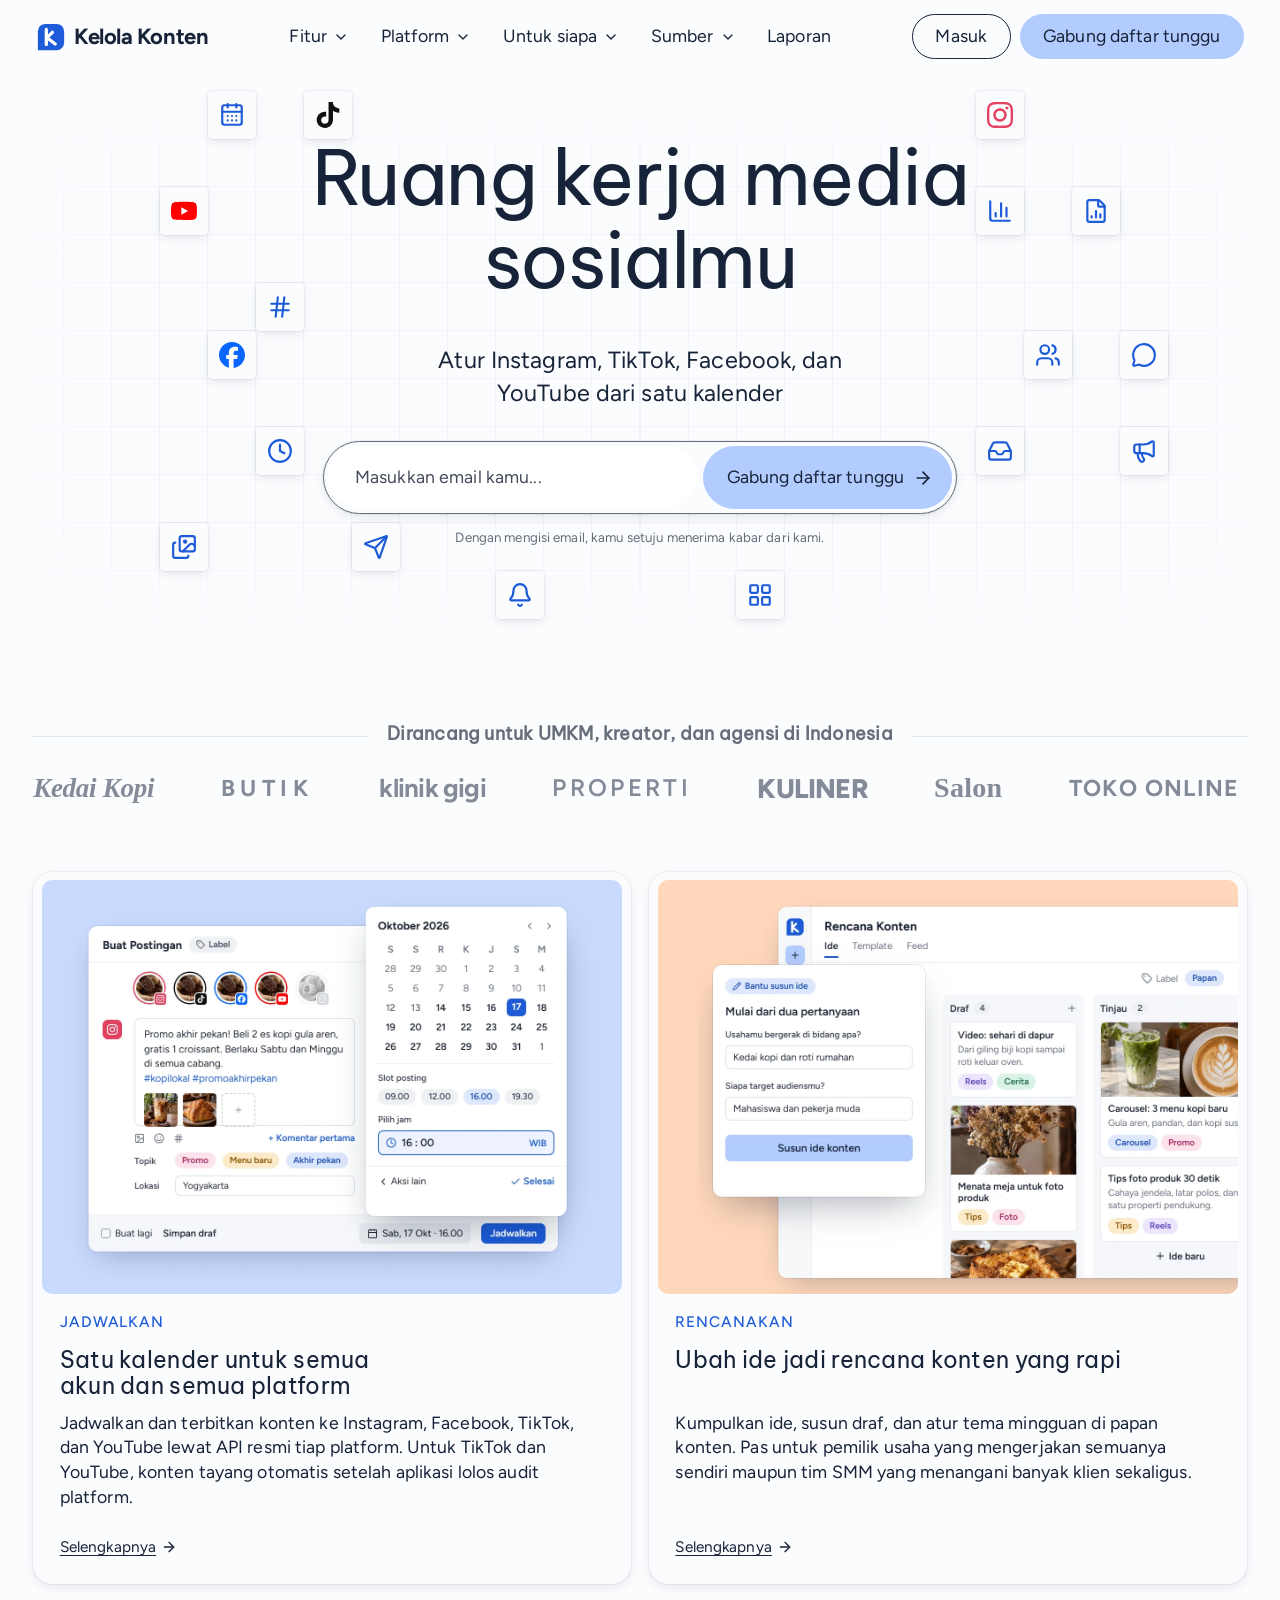
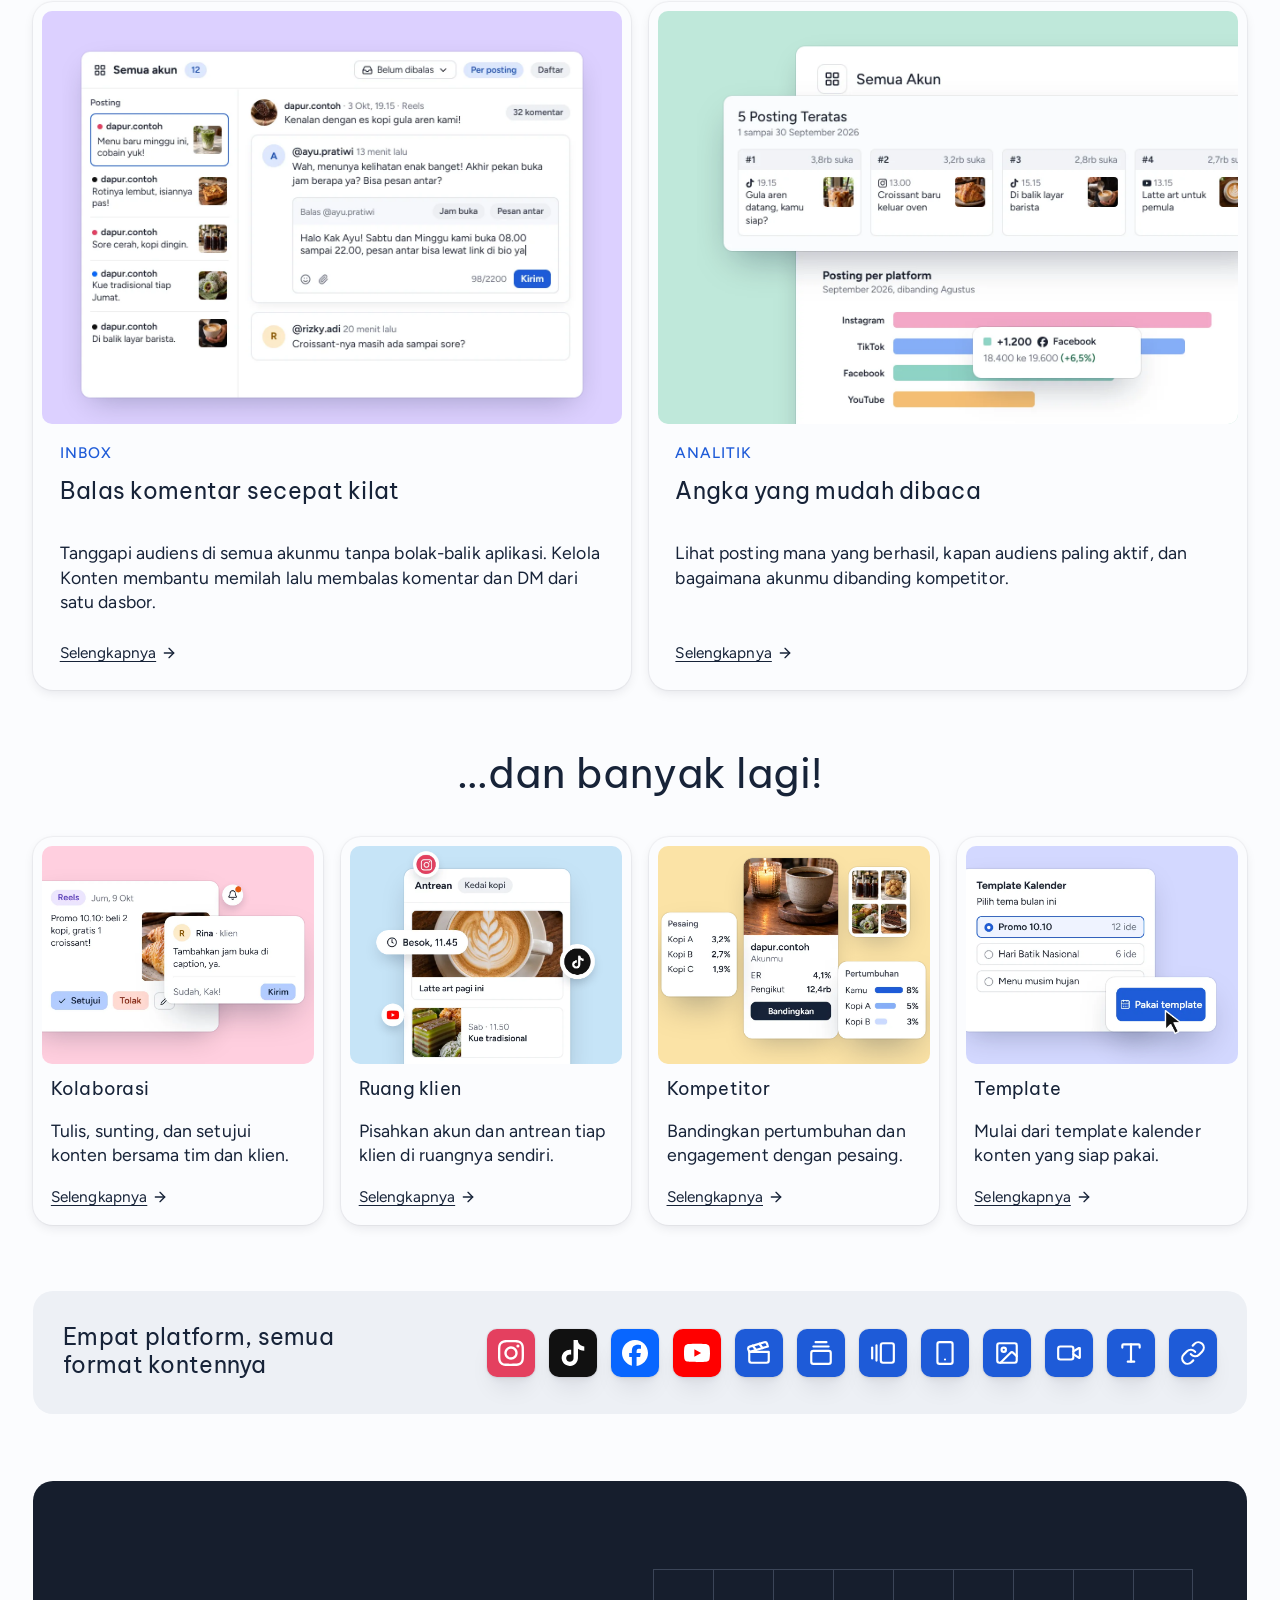
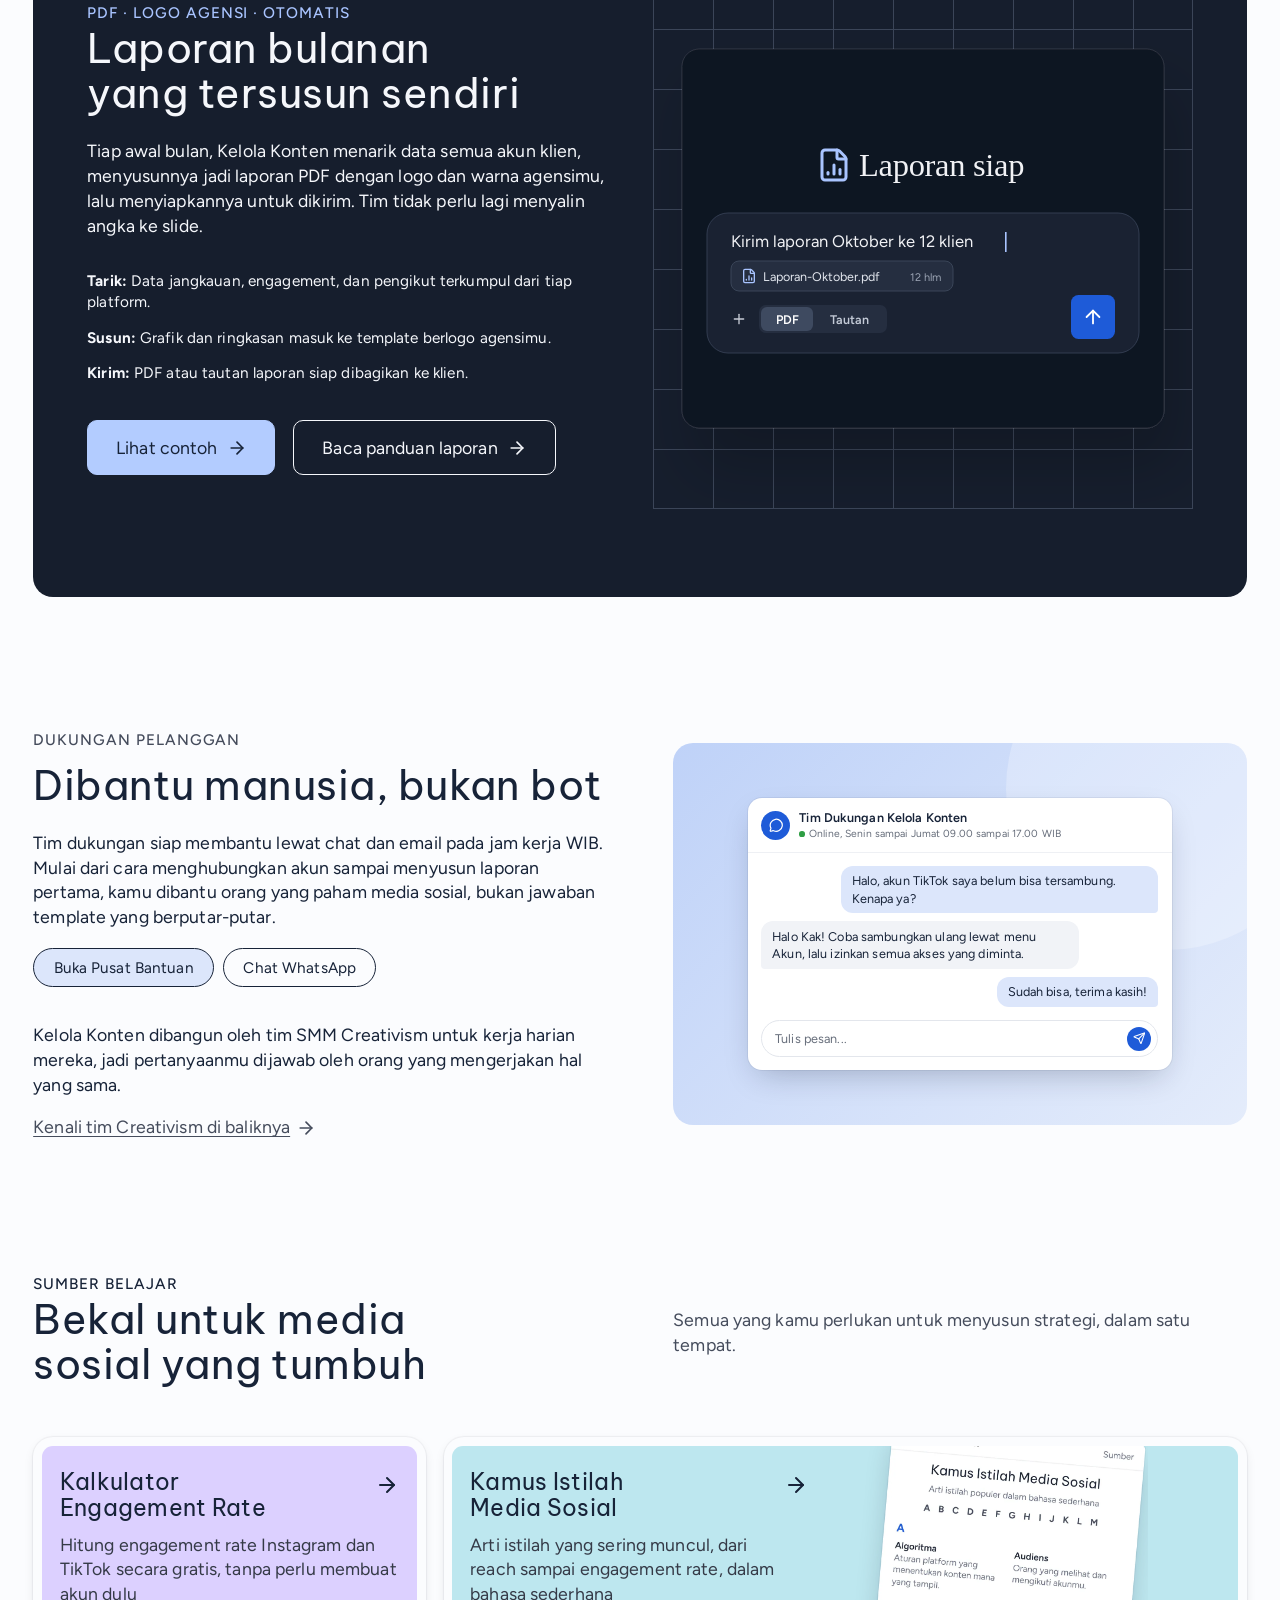
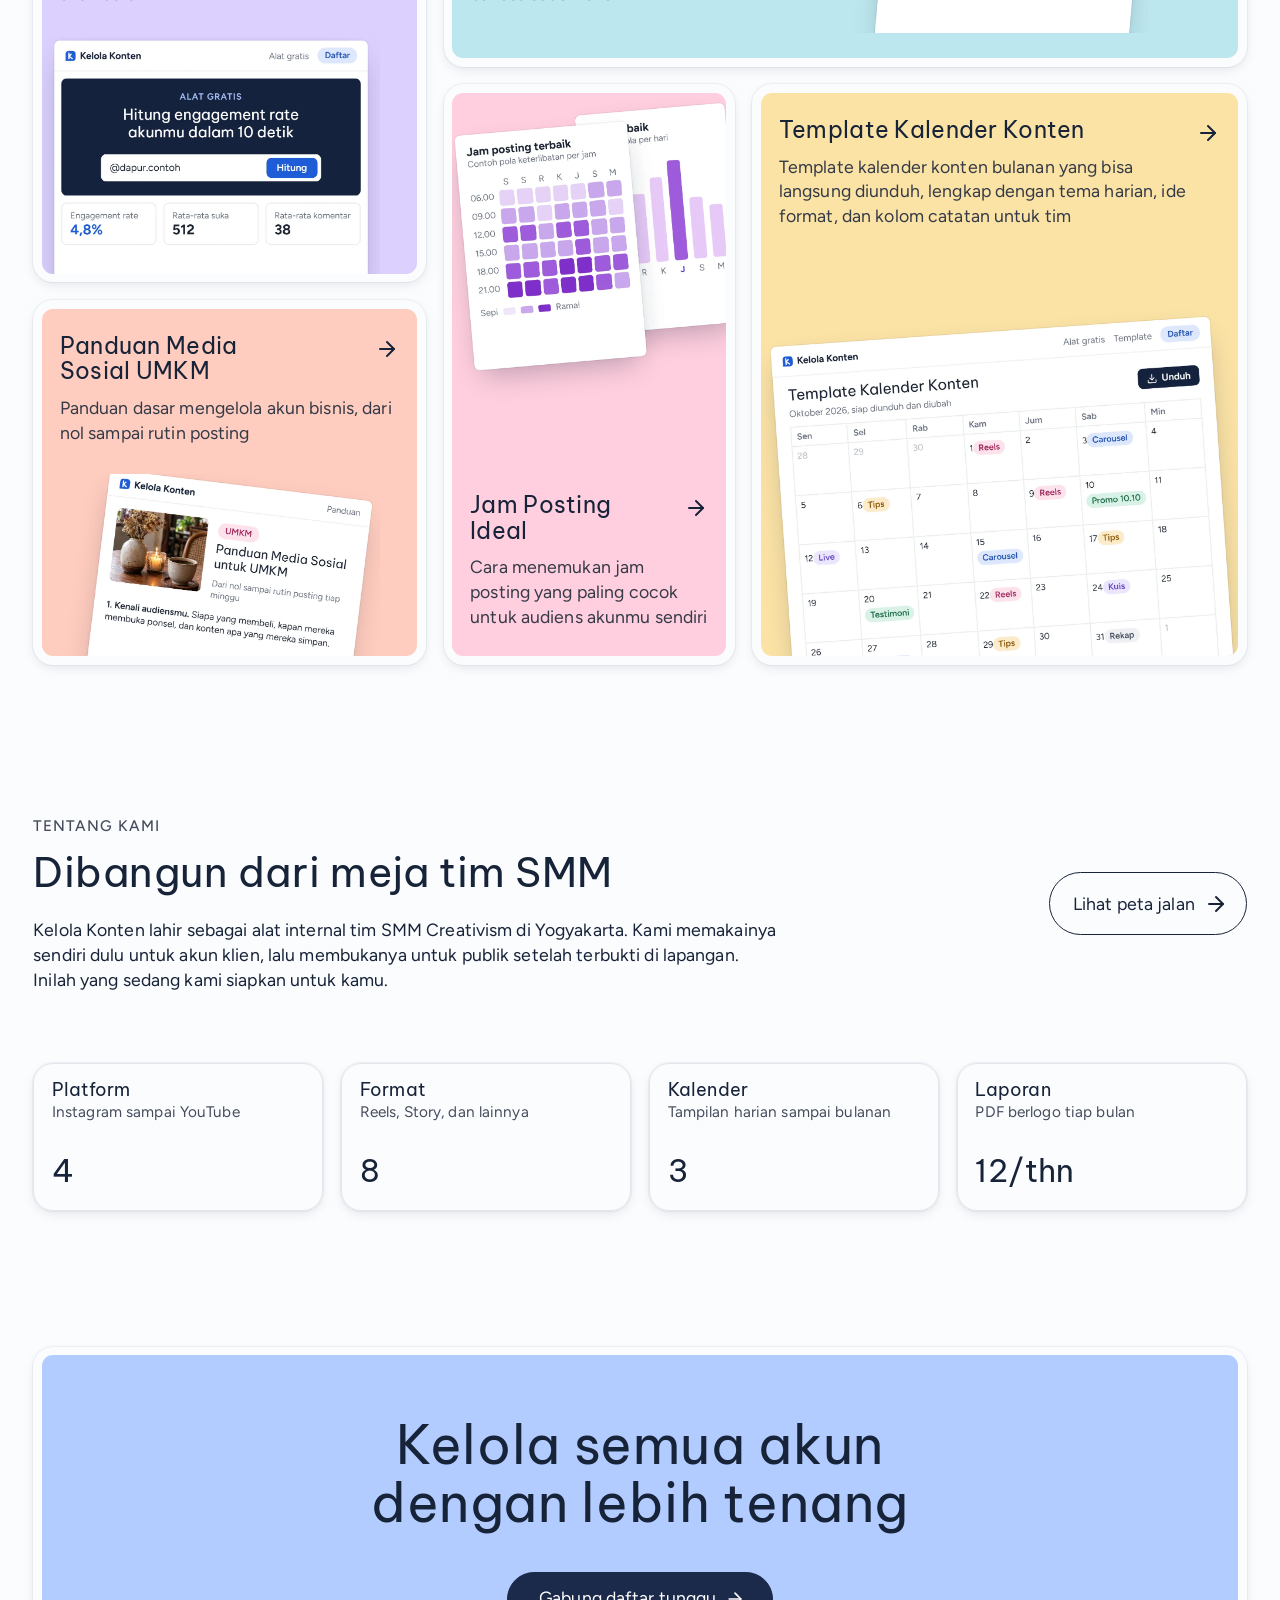
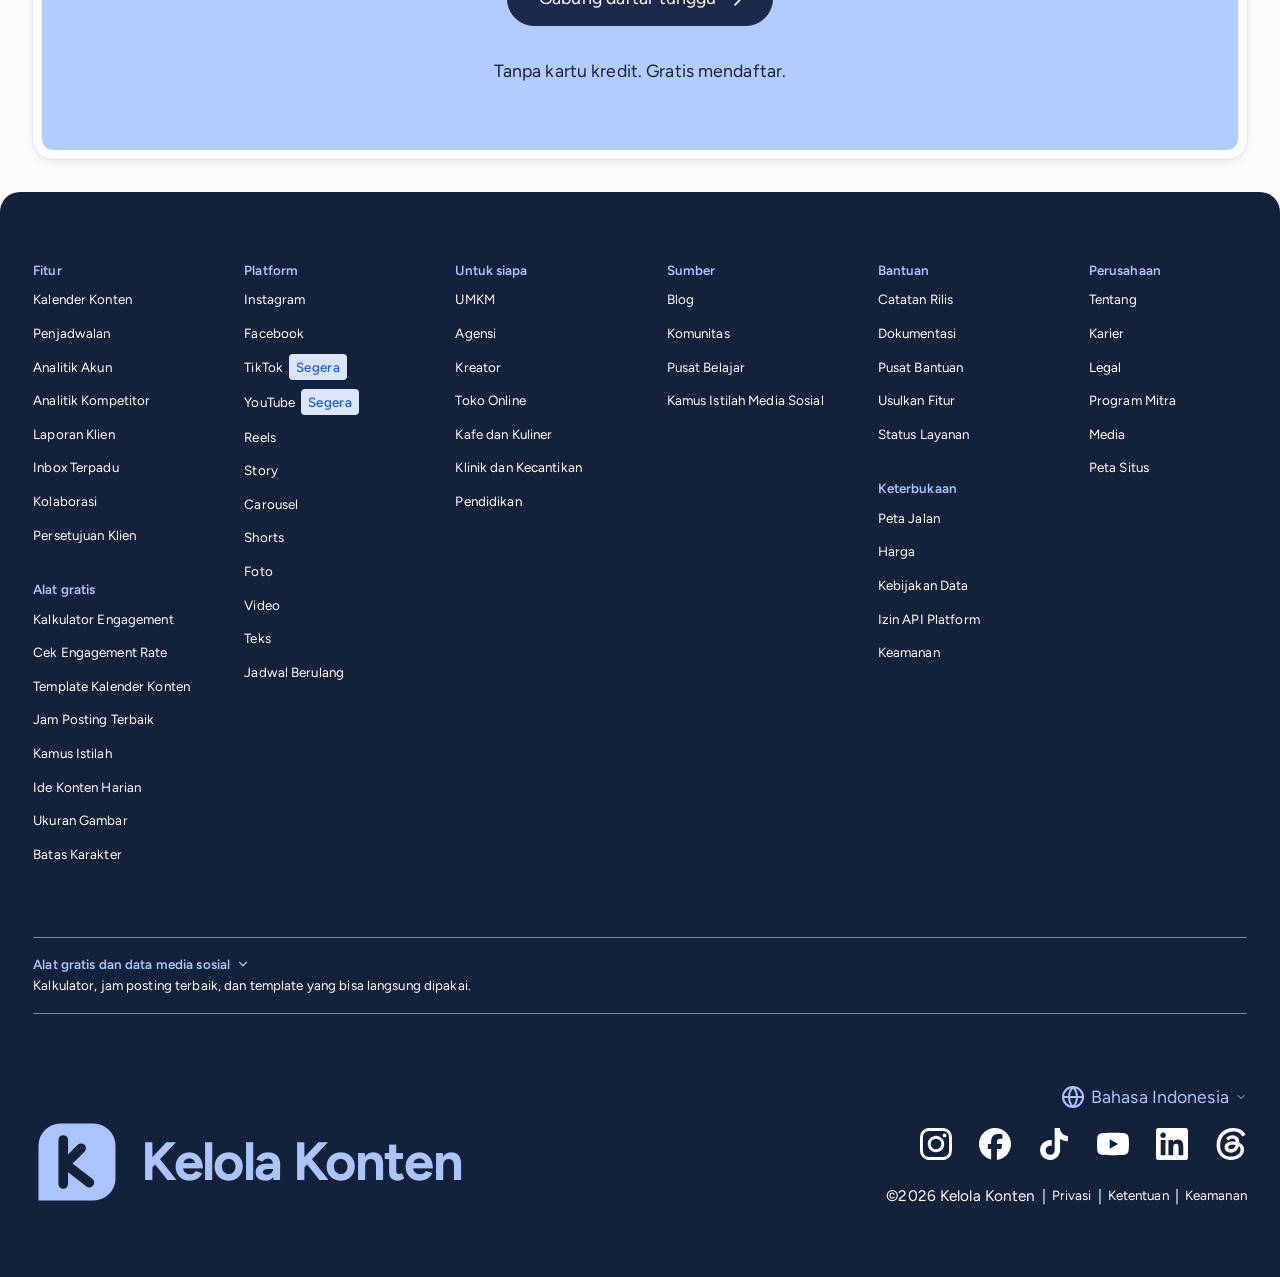
<file: site/kelola-konten/index.html>
<!doctype html>
<html lang="id">
<head>
<meta charset="utf-8">
<meta name="viewport" content="width=device-width, initial-scale=1">
<meta name="robots" content="noindex,nofollow">
<title>Kelola Konten</title>
<meta name="description" content="Kelola Konten: jadwalkan konten Instagram, TikTok, Facebook, dan YouTube dari satu kalender, pantau analitik, kirim laporan bulanan berlogo agensi, dan balas komentar serta DM dari satu inbox.">
<link rel="icon" href="assets/brand/favicon.svg" type="image/svg+xml">
<link rel="icon" href="assets/brand/favicon-32.png" sizes="32x32" type="image/png">
<link rel="apple-touch-icon" href="assets/brand/apple-touch-icon.png">
<meta name="theme-color" content="#FBFCFE">
<link rel="preload" href="assets/fonts/figtree-var-latin.woff2" as="font" type="font/woff2" crossorigin>
<link rel="preload" href="assets/fonts/bvp-400-latin.woff2" as="font" type="font/woff2" crossorigin>
<style>
@font-face{font-family:"Figtree";src:url(assets/fonts/figtree-var-latin.woff2) format("woff2");font-weight:300 900;font-style:normal;font-display:swap}
@font-face{font-family:"KK Display";src:url(assets/fonts/bvp-400-latin.woff2) format("woff2");font-weight:400;font-style:normal;font-display:swap;ascent-override:88%;descent-override:38.5%;line-gap-override:0%}
:root{
  --bg:#FBFCFE;--ink:#172338;--ink-2:#454C5C;--muted:#676E7B;--desc:#353A47;--line:#E1E5EC;
  --accent:#1E5BD8;--accent-soft:#B3CCFF;--accent-pale:#DCE6FB;--accent-on-dark:#A9C4FF;
  --dark:#161E2D;--footer:#14213B;--btn-dark:#1B2A4A;--bar:#EDF0F5;
  --sh:0 4px 12px -2px rgba(15,23,42,.1),0 0 1px 1px rgba(15,23,42,.05);
  --sh-tile:0 16px 24px -8px rgba(15,23,42,.1),0 4px 8px -4px rgba(15,23,42,.1),0 0 1px 1px rgba(15,23,42,.05);
  --f-body:"Figtree",system-ui,-apple-system,"Segoe UI",sans-serif;
  --f-head:"KK Display","Figtree",system-ui,sans-serif;
  --fs-base:clamp(16.15px,calc(15.4655px + .17601vw),18px);
  --fs-sm:clamp(14.38px,calc(13.9666px + .10649vw),15.5px);
  --fs-xs:clamp(12.85px,calc(12.6068px + .06203vw),13.5px);
  --fs-md:clamp(20.3px,calc(18.9315px + .35198vw),24px);
  --fs-lg:clamp(25.53px,calc(23.1292px + .61603vw),32px);
  --fs-xl:clamp(32.12px,calc(28.2217px + .9985vw),42.6px);
  --fs-2xl:clamp(32.12px,calc(22.9474px + 2.35088vw),56.8px);
  --fs-3xl:clamp(40.41px,calc(27.2713px + 3.37005vw),75.8px);
  --sec:clamp(34.74px,calc(20.8943px + 3.54901vw),72px);
  --gut:clamp(17.37px,calc(10.4469px + 1.77452vw),36px);
  --hls:.012em;
}
*,*::before,*::after{box-sizing:border-box}
html{-webkit-text-size-adjust:100%;text-size-adjust:100%;scroll-behavior:smooth}
main [id],footer [id]{scroll-margin-top:89px}
body{margin:0;background:var(--bg);color:var(--ink);font-family:var(--f-body);font-size:var(--fs-base);line-height:1.4;letter-spacing:.12px;-webkit-font-smoothing:antialiased;overflow-x:hidden}
h1,h2,h3,h4,p,ul,ol,dl,dd,figure{margin:0;padding:0}
ul{list-style:none}
a{color:inherit;text-decoration:none}
button,input{font:inherit;color:inherit;letter-spacing:inherit}
img,svg{display:block}
.sr{position:absolute!important;width:1px;height:1px;overflow:hidden;clip:rect(0 0 0 0);white-space:nowrap}
.ic{width:1em;height:1em;flex:none}
.wrap{padding-left:var(--gut);padding-right:var(--gut)}
.head{font-family:var(--f-head);font-weight:400;letter-spacing:var(--hls);line-height:1.1}
.eyebrow{font-size:var(--fs-sm);font-weight:500;letter-spacing:.0625em;text-transform:uppercase;line-height:1.4}
.more-link{display:flex;width:max-content;align-items:center;gap:5px;font-size:var(--fs-sm);line-height:1.4}
.more-link span{text-decoration:underline;text-underline-offset:3px;text-decoration-thickness:1px}
.more-link .ic{width:16px;height:16px;transition:transform .2s}
.more-link:hover .ic{transform:translateX(3px)}
.btn{display:inline-flex;align-items:center;justify-content:center;gap:9px;border-radius:999px;border:1px solid transparent;line-height:1.4;white-space:nowrap;cursor:pointer;transition:background-color .2s,box-shadow .2s,transform .2s}
.btn-primary{background:var(--accent-soft);border-color:var(--accent-soft);color:var(--ink)}
.btn-primary:hover{background:#9DBDFF;border-color:#9DBDFF}
.btn-outline{border-color:var(--ink);background:transparent}
.btn-outline:hover{background:#EEF2F9}
.btn .ic{width:20px;height:20px}
:focus-visible{outline:2px solid var(--accent);outline-offset:2px}

/* ===== Header ===== */
.nav{position:sticky;top:0;z-index:50;background:var(--bg);height:73px;display:flex;align-items:center;justify-content:space-between;padding:0 36px}
.logo{display:flex;align-items:center;gap:8px;border-radius:10px;height:32px}
.logo-mark{width:30px;height:30px;flex:none}
.logo-word{font-family:var(--f-body);font-weight:700;font-size:22px;letter-spacing:-.02em;line-height:1;white-space:nowrap}
.nav-links{display:flex;gap:9px}
.nav-links>*{display:flex;align-items:center;gap:6px;white-space:nowrap;height:34px;padding:4.5px 9px 4.5px 13.5px;border-radius:6px;border:0;background:none;cursor:pointer;line-height:1.4}
.nav-links>a.plain{padding-right:13.5px}
.nav-links>*:hover{background:#EEF1F6}
.nav-links .ic{width:16px;height:16px}
.nav-cta{display:flex;gap:9px}
.nav-cta .btn{height:45px;padding:9px 22.5px}
.mo{display:none}
.menu-btn{display:none;width:40px;height:40px;border:0;background:none;border-radius:10px;padding:8px;cursor:pointer}
.menu-btn .ic{width:24px;height:24px}
.m-menu{display:none}

/* ===== Hero ===== */
.hero{position:relative;overflow:hidden;text-align:center;padding:72px var(--gut) 0;height:var(--hero-h);--hero-h:587px;--cell:48px;--tile:48px;--tic:26px}
.hero-grid{position:absolute;top:17px;bottom:17px;width:50%;pointer-events:none}
.hero-grid.l{left:0;background:linear-gradient(to top,var(--bg) 0,transparent 20%,transparent 80%,var(--bg) 100%),linear-gradient(to right,var(--bg) 0,transparent 20%),linear-gradient(to left,#F1F3F8 1px,transparent 1px),linear-gradient(#F1F3F8 1px,transparent 1px);background-size:100% 100%,100% 100%,var(--cell) var(--cell),var(--cell) var(--cell);background-position:0 0,0 0,100% 0,100% 0}
.hero-grid.r{right:0;background:linear-gradient(to top,var(--bg) 0,transparent 20%,transparent 80%,var(--bg) 100%),linear-gradient(to left,var(--bg) 0,transparent 20%),linear-gradient(to right,#F1F3F8 1px,transparent 1px),linear-gradient(#F1F3F8 1px,transparent 1px);background-size:100% 100%,100% 100%,var(--cell) var(--cell),var(--cell) var(--cell);background-position:0 0}
.tile{position:absolute;display:none;width:var(--tile);height:var(--tile);border-radius:4px;background:var(--bg);box-shadow:var(--sh);place-items:center;transition:transform .3s}
.tile:hover{transform:translateY(-3px)}
.tile svg{width:var(--tic);height:var(--tic)}
.t-l{display:grid}
.hero h2{position:relative;max-width:11.5em;margin:0 auto;font-size:clamp(61.94px,calc(61.94px + (100vw - 768px)*.02926),75.8px);letter-spacing:-.02em}
.hero-sub{position:relative;max-width:18.6em;margin:18px auto 0;padding:14px 0;font-size:var(--fs-md);line-height:1.4}
.hero-form{position:relative;display:flex;max-width:634px;margin:18px auto 0;padding:4px;border:1px solid var(--muted);border-radius:999px;background:var(--bg);box-shadow:var(--sh)}
.hero-form input{flex:1;min-width:0;height:61px;padding:18px 27px;border:0;border-radius:999px;background:#fff;outline:none}
.hero-form input::placeholder{color:var(--ink-2)}
.hero-form .btn{height:63px;padding:18px 18px 18px 22.5px;margin-left:5px}
.hero-fine{position:relative;margin:14px auto 0;max-width:30em;font-size:var(--fs-xs);color:var(--muted)}

/* ===== Proof ===== */
.proof{padding-top:var(--sec);height:calc(var(--sec) + 79px)}
.proof-h{display:flex;align-items:center;gap:18px;padding:0 var(--gut);font-family:var(--f-head);letter-spacing:var(--hls);font-size:var(--fs-base);line-height:1.1;color:var(--muted);text-align:center}
.proof-h::before,.proof-h::after{content:"";flex:1;height:1px;background:var(--line)}
.marquee{margin-top:1.5em;overflow:hidden;height:32px}
.track{display:flex;width:max-content;animation:slide 70s linear infinite}
.track ul{display:flex;align-items:center;gap:var(--sec);padding:0 calc(var(--sec)/2);height:32px}
.track li{white-space:nowrap;color:#848B98;line-height:1}
@keyframes slide{to{transform:translateX(-50%)}}
.lg1{font:italic 600 27px/1 Georgia,"Times New Roman",serif;letter-spacing:-.01em}
.lg2{font:700 23px/1 var(--f-body);letter-spacing:.24em}
.lg3{font:700 26px/1 var(--f-body);letter-spacing:-.03em}
.lg4{font:600 24px/1 var(--f-body);letter-spacing:.14em;text-transform:uppercase}
.lg5{font:800 27px/1 var(--f-body);letter-spacing:-.03em}
.lg6{font:600 28px/1 Georgia,serif;letter-spacing:.01em}
.lg7{font:700 23px/1 var(--f-body);letter-spacing:.06em;text-transform:uppercase}
.lg8{font:italic 700 26px/1 Georgia,serif;letter-spacing:-.02em}
.lg9{font:600 25px/1 var(--f-head);letter-spacing:.03em}

/* ===== Core features ===== */
.core{padding-top:var(--sec)}
.feat-grid{display:grid;grid-template-columns:minmax(0,1fr) minmax(0,1fr);gap:1em}
.fcard{background:var(--bg);border-radius:20px;box-shadow:var(--sh);padding:.5em;display:flex;flex-direction:column;transition:box-shadow .25s}
.fcard:hover{box-shadow:0 10px 24px -6px rgba(15,23,42,.14),0 0 1px 1px rgba(15,23,42,.05)}
.panel{position:relative;border-radius:10px;overflow:hidden;aspect-ratio:657/468}
.panel>svg{position:absolute;inset:0;width:100%;height:100%}
.panel>img{position:absolute;inset:0;width:100%;height:100%;object-fit:contain;object-position:50% 50%}
.panel>img.r{object-position:100% 50%}
.mcard .panel>img{object-fit:cover}
.fbody{flex:1;display:flex;flex-direction:column;padding:1em 1em 1em}
.fbody .eyebrow{color:var(--accent)}
.ftitle{margin-top:calc(var(--fs-base)*.97);font-size:var(--fs-md);min-height:2.2em}
.fdesc{margin-top:.5em;margin-bottom:calc(var(--fs-base)*1.5)}
.fbody .more-link{margin-top:auto}
.p-blue{background:#C9DAFF}.p-peach{background:#FFD8BC}.p-lav{background:#DCD0FF}.p-mint{background:#BFE8DA}
.p-pink{background:#FFCFDF}.p-sky{background:#C6E4F7}.p-butter{background:#FBE3A6}.p-peri{background:#D3D8FF}
.p-aqua{background:#BDE7EF}.p-coral{background:#FFCDBF}

/* ===== More features ===== */
.more{padding-top:var(--sec)}
.more h2{text-align:center;font-size:var(--fs-xl)}
.more-grid{display:grid;grid-template-columns:repeat(4,minmax(0,1fr));gap:1em;margin-top:2em}
.mcard{background:var(--bg);border-radius:20px;box-shadow:var(--sh);padding:.5em;display:flex;flex-direction:column}
.mcard .panel{aspect-ratio:311/249}
.mbody{flex:1;display:flex;flex-direction:column;padding:1em .5em .5em}
.mbody h3{font-size:var(--fs-base);line-height:1.1}
.mbody p{margin-top:1em;margin-bottom:var(--fs-base)}
.mbody .more-link{margin-top:auto}

/* ===== Channels ===== */
.channels{padding-top:var(--sec)}
.cbar{min-height:123px;overflow:clip;display:flex;align-items:center;justify-content:space-between;gap:24px;background:var(--bar);border-radius:20px;padding:30px}
.cbar h2{flex:0 1 352px;font-size:var(--fs-md);line-height:1.2;text-wrap:balance}
.clist{display:flex;gap:21.45px}
.clist a{position:relative;display:block}
.ctile{display:grid;place-items:center;width:54px;height:54px;border-radius:10px;box-shadow:var(--sh-tile);color:#fff;transition:transform .2s}
.ctile svg{width:29px;height:29px}
.ctile.gen{background:var(--accent)}
.clist a:hover .ctile{transform:translateY(-3px)}
.ctip{position:absolute;top:calc(100% + 8px);left:50%;transform:translateX(-50%);white-space:nowrap;font-size:var(--fs-sm);opacity:0;pointer-events:none;transition:opacity .2s}
.clist a:hover .ctip,.clist a:focus-visible .ctip{opacity:1}

/* ===== Report (dark) ===== */
.report{padding-top:var(--sec);padding-bottom:var(--sec)}
.rbox{display:flex;align-items:center;justify-content:space-between;gap:40px;background:var(--dark);color:#F5F7FB;border-radius:20px;padding:36px 54px}
.rtext{flex:0 1 616px}
.rtext .eyebrow{color:var(--accent-on-dark)}
.rtext h2{margin-top:8px;font-size:var(--fs-xl)}
.rtext>p{margin-top:18px}
.rtext>p.eyebrow{margin-top:0}
.rlist{padding-top:14px;margin-top:17px}
.rlist li{font-size:var(--fs-sm)}
.rlist li+li{margin-top:14px}
.rlist strong{font-weight:700}
.rbtns{display:flex;flex-wrap:wrap;gap:18px;margin-top:37px}
.rbtns a{display:inline-flex;align-items:center;gap:9px;white-space:nowrap;height:55px;padding:14.4px 27.9px;border-radius:10px;border:1px solid;line-height:1.35;transition:background-color .2s}
.rbtns .b1{background:var(--accent-soft);border-color:var(--accent-soft);color:var(--ink)}
.rbtns .b1:hover{background:#9DBDFF}
.rbtns .b2{border-color:#F5F7FB}
.rbtns .b2:hover{background:rgba(255,255,255,.08)}
.rbtns .ic{width:20px;height:20px}
.rart{flex:0 0 540px;width:540px;height:540px;margin:52px 0}
.rart svg{width:100%;height:100%}
.rart .rart-m{display:none}

/* ===== Support ===== */
.support{display:grid;grid-template-columns:minmax(0,1fr) minmax(0,1fr);gap:var(--sec);align-items:center;padding-top:var(--sec);padding-bottom:var(--sec)}
.support .eyebrow{color:var(--ink-2)}
.support .head{margin-top:17px;font-size:var(--fs-xl)}
.stext>p{margin-top:18px}
.sbtns{display:flex;flex-wrap:wrap;gap:9px;margin-top:18px}
.sbtns a{height:39px;padding:7.75px 19.375px;font-size:var(--fs-sm)}
.sbtns .s1{background:var(--accent-pale);border-color:var(--ink)}
.sbtns .s1:hover{background:#C9D9FA}
.stext>p.s2{margin-top:36px}
.slink{display:inline-flex;align-items:center;gap:6px;margin-top:18px;color:var(--ink-2)}
.slink span{text-decoration:underline;text-underline-offset:3px;text-decoration-thickness:1px}
.slink .ic{width:20px;height:20px}
.sart{position:relative;border-radius:20px;overflow:hidden;aspect-ratio:648/432;background:linear-gradient(135deg,#BFD2F8,#E4ECFB);container-type:inline-size;display:grid;place-items:center}
.sart::before{content:"";position:absolute;width:56%;aspect-ratio:1;right:-14%;top:-30%;border-radius:50%;background:rgba(255,255,255,.25)}
.chat{position:relative;width:74%;background:#fff;border-radius:14px;box-shadow:0 12px 32px -10px rgba(11,23,48,.28),0 0 0 1px rgba(11,23,48,.06);font-size:clamp(12.5px,2.2cqi,14.5px);line-height:1.35;overflow:hidden;text-align:left}
.chat-head{display:flex;align-items:center;gap:.7em;padding:.85em 1.1em;border-bottom:1px solid #EEF0F4}
.chat-av{flex:none;width:2.3em;height:2.3em;border-radius:50%;background:var(--accent);color:#fff;display:grid;place-items:center}
.chat-av .ic{width:1.15em;height:1.15em}
.chat-head b{display:block;font-weight:600}
.chat-head small{display:flex;align-items:center;gap:.4em;margin-top:.1em;font-size:.82em;color:var(--muted)}
.chat-head small i{width:.55em;height:.55em;border-radius:50%;background:#2F9E44;flex:none}
.chat-body{display:flex;flex-direction:column;gap:.6em;padding:1em 1.1em}
.msg{max-width:80%;padding:.55em .85em;border-radius:12px}
.msg.me{align-self:flex-end;background:#DCE6FB;border-bottom-right-radius:4px}
.msg.them{align-self:flex-start;background:#F1F3F7;border-bottom-left-radius:4px}
.chat-input{display:flex;align-items:center;margin:0 1.1em 1em;padding:.45em .5em .45em 1em;border:1px solid #E3E6EC;border-radius:999px;color:var(--muted)}
.chat-input .send{margin-left:auto;width:1.9em;height:1.9em;border-radius:50%;background:var(--accent);color:#fff;display:grid;place-items:center}
.chat-input .ic{width:1em;height:1em}
@container (max-width:470px){.chat{width:88%}.chat-head small{display:none}.chat-input{display:none}.chat-body{gap:.5em;padding:.8em 1em}}
@container (max-width:400px){.msg.m3{display:none}}

/* ===== Resources ===== */
.res{padding-top:var(--sec);padding-bottom:calc(var(--sec) + 1em)}
.res-head{display:grid;grid-template-columns:1fr 1fr;gap:var(--sec);align-items:center}
.res-head .head{margin-top:8px;font-size:var(--fs-xl)}
.res-head>p{color:var(--ink-2)}
.res-grid{display:grid;grid-template-columns:minmax(0,444fr) minmax(0,329fr) minmax(0,559fr);grid-template-rows:230px 198px 365px;gap:1em;margin-top:2.5em}
.rcard{position:relative;background:var(--bg);border-radius:20px;box-shadow:var(--sh);padding:.5em;display:flex;transition:box-shadow .25s}
.rcard:hover{box-shadow:0 10px 24px -6px rgba(15,23,42,.14),0 0 1px 1px rgba(15,23,42,.05)}
.rpanel{position:relative;flex:1;border-radius:11px;overflow:hidden;padding:1.5em 1em;display:flex;flex-direction:column}
.rpanel h3 span{flex:1 1 auto;min-width:0}
.rpanel h3{display:flex;justify-content:space-between;align-items:flex-start;gap:12px;font-size:var(--fs-md);position:relative;z-index:1}
.rpanel h3 .ic{width:24px;height:24px;margin-top:1px}
.rpanel p{position:relative;z-index:1;margin-top:9px;color:var(--desc);max-width:24em;text-wrap:pretty}
.rimg{position:absolute}
.rimg svg,.rimg img{width:100%;height:100%}
.rimg img{object-fit:cover;object-position:50% 0}
.rc-a{grid-column:1;grid-row:1/3}
.rc-b{grid-column:2/4;grid-row:1}
.rc-c{grid-column:1;grid-row:3}
.rc-d{grid-column:2;grid-row:2/4}
.rc-e{grid-column:3;grid-row:2/4}
.rc-a .rimg{left:0;bottom:0;width:90.1%;aspect-ratio:384/269}
.rc-b .rpanel p,.rc-b .rpanel h3{max-width:45%}
.rc-b .rimg{right:11.5%;top:0;width:37.5%;height:auto;aspect-ratio:333/212}
.rc-c .rimg{left:0;bottom:0;width:90.1%;aspect-ratio:384/207}
.rc-d .rpanel{justify-content:flex-end}
.rc-d .rimg{left:0;top:0;width:100%;aspect-ratio:311/354}
.rc-e .rimg{left:0;bottom:0;width:100%;aspect-ratio:542/399}

/* ===== About ===== */
.about{padding-top:var(--sec);padding-bottom:calc(var(--sec) + 36px)}
.about-top{display:flex;align-items:center;justify-content:space-between;gap:36px}
.about-text{flex:0 1 750px}
.about .eyebrow{color:var(--ink-2)}
.about .head{margin-top:18px;font-size:var(--fs-xl)}
.about-text>p{margin-top:18px}
.about-btn{height:63px;padding:18px 18px 18px 22.5px;flex:none}
.about-btn .ic{width:24px;height:24px}
.stats{display:grid;grid-template-columns:repeat(4,minmax(0,1fr));gap:1em;margin-top:4em}
.stat{display:flex;flex-direction:column;border:1px solid var(--line);border-radius:20px;box-shadow:var(--sh);padding:1em}
.stat dt{font-family:var(--f-head);letter-spacing:var(--hls);line-height:1.1}
.stat .sub{font-family:var(--f-body);letter-spacing:.12px;display:block;font-size:var(--fs-sm);line-height:1.4;color:var(--ink-2)}
.stat dd{margin-top:auto;padding-top:calc(var(--fs-base)*2);font-family:var(--f-head);letter-spacing:var(--hls);font-size:var(--fs-lg);line-height:1.1}
.about-btn.mb{display:none}

/* ===== CTA ===== */
.cta{padding:var(--gut)}
.cta-card{border-radius:20px;box-shadow:var(--sh);padding:.5em;background:var(--bg)}
.cta-panel{background:var(--accent-soft);border-radius:11px;padding:var(--sec);text-align:center}
.cta h2{max-width:780px;margin:0 auto;font-size:var(--fs-2xl)}
.cta-btn{margin-top:var(--gut);height:54px;padding:13.5px 27px 13.5px 31.5px;background:var(--btn-dark);border-color:var(--btn-dark);color:#fff}
.cta-btn:hover{background:#0F1B33}
.cta p{margin-top:var(--gut)}

/* ===== Footer ===== */
.fwrap{background:var(--bg)}
footer{background:var(--footer);color:#fff;border-radius:20px 20px 0 0;padding:4em var(--gut)}
.finner{max-width:1280px;margin:0 auto}
.fcols{display:grid;grid-template-columns:repeat(6,1fr);column-gap:3em}
.fgrp+.fgrp{margin-top:2em}
.fgrp h3{font-size:var(--fs-xs);font-weight:600;line-height:1.1;letter-spacing:.0075em;color:var(--accent-on-dark)}
.fgrp ul{display:flex;flex-direction:column;gap:.5em;margin-top:.5em}
.fgrp li{line-height:1.4}
.fgrp a{font-size:var(--fs-xs);line-height:1.4;border-radius:4px}
.fgrp a:hover{text-decoration:underline;text-underline-offset:3px}
.badge{display:inline-block;margin-left:6px;padding:3.4px 6.75px;border-radius:4px;background:var(--accent-pale);color:var(--accent);font-size:var(--fs-xs);font-weight:500;letter-spacing:.03em;line-height:1.4}
.facc{margin-top:4em;border-top:1px solid rgba(255,255,255,.45);border-bottom:1px solid rgba(255,255,255,.45);padding:19px 0 18px}
.facc h3{display:flex;align-items:center;gap:6px;font-size:var(--fs-xs);font-weight:600;line-height:1.1;color:var(--accent-on-dark)}
.facc h3 .ic{width:14px;height:14px}
.facc p{margin-top:5px;font-size:var(--fs-xs)}
.fbottom{display:flex;align-items:flex-end;justify-content:space-between;margin-top:4em}
.fbig{display:flex;align-items:center;gap:20px;color:var(--accent-on-dark)}
.fbig svg{width:88px;height:88px;flex:none}
.fbig span{font-weight:700;font-size:54px;line-height:1;letter-spacing:-.03em;white-space:nowrap}
.fright{display:flex;flex-direction:column;align-items:flex-end}
.flang{display:flex;align-items:center;gap:6px;color:var(--accent-on-dark)}
.flang .ic{width:24px;height:24px}
.flang .ic.s{width:12px;height:12px}
.fsoc{display:flex;gap:27px;margin-top:18px}
.fsoc svg{width:32px;height:32px}
.fcopy{display:flex;align-items:center;gap:6px;margin-top:25px;font-size:var(--fs-sm)}
.fcopy a{font-size:var(--fs-xs)}

/* ===== Hero per lebar ===== */
@media (min-width:1440px){
  .hero{--hero-h:660px;--cell:54px;--tile:54px;--tic:30px;padding-top:80px}
  .hero-grid{top:18px;bottom:18px}
  .t-l{display:none}.t-xl{display:grid}
}
@media (min-width:1024px) and (max-width:1439px){
  .hero{--hero-h:clamp(566px,calc(482px + 8.2vw),587px)}
}
@media (max-width:1023px){
  .hero{--hero-h:542px}
  .t-l{display:none}.t-m{display:grid}
}
@media (max-width:767px){
  .hero{--hero-h:556px}
  .hero-grid{top:16px;bottom:16px}
  .t-m{display:none}.t-s{display:grid}
  .hero h2{font-size:var(--fs-3xl)}
}

/* ===== Judul seimbang di rentang tablet dan laptop ===== */
@media (min-width:768px) and (max-width:1439px){
  .ftitle,.cbar h2,.rtext h2,.about .head,.res-head .head,.rpanel h3 span,.support .head,.cta h2,.mbody h3{text-wrap:balance}
}

/* ===== <= 1439: kanal lebih ringkas ===== */
@media (max-width:1439px){
  .clist{gap:14px}
  .ctile{width:48px;height:48px}
  .ctile svg{width:26px;height:26px}
}

/* ===== <= 1180 ===== */
@media (max-width:1180px){
  .nav-links{display:none}
  .menu-btn{display:block}
  .cbar{display:grid;grid-template-columns:minmax(0,1fr) auto;gap:24px}
  .cbar h2{max-width:300px}
  .clist{display:grid;grid-template-columns:repeat(6,48px);gap:14px}
  .ctile{width:48px;height:48px}
  .ctile svg{width:26px;height:26px}
  .rart{flex-basis:44%;width:44%;height:auto;aspect-ratio:1}
}

/* ===== Tablet <= 1023 ===== */
@media (max-width:1023px){
  .cbar{display:block;text-align:center;padding:24px 24px 40px}
  .cbar h2{max-width:none}
  .clist{justify-content:center;margin-top:20px}
  .rbox{flex-direction:column;align-items:stretch;gap:0}
  .rtext{flex:none}
  .rart{width:100%;max-width:540px;height:auto;aspect-ratio:1;margin:40px auto 8px;flex-basis:auto}
  .support{grid-template-columns:minmax(0,1fr);gap:40px}
  .res-head{grid-template-columns:1fr;gap:8px}
  .res-head>p{margin-top:8px}
  .res-grid{display:flex;overflow-x:auto;gap:17px;margin:32px calc(var(--gut)*-1) 0;padding:0 var(--gut) 4px;scroll-snap-type:x mandatory;scroll-padding-left:var(--gut);scrollbar-width:none}
  .res-grid::-webkit-scrollbar{display:none}
  .rcard{flex:0 0 340px;height:452px;scroll-snap-align:start}
  .rpanel{padding:1.55em 1em}
  .rpanel p{margin-top:8px}
  .rc-b .rpanel p,.rc-b .rpanel h3{max-width:none}
  .rc-a .rimg,.rc-b .rimg,.rc-c .rimg,.rc-e .rimg{left:0;right:auto;top:auto;bottom:0;width:100%;height:auto}
  .rc-a .rimg{aspect-ratio:256/167}.rc-b .rimg{aspect-ratio:256/150}.rc-c .rimg{aspect-ratio:256/150}.rc-e .rimg{aspect-ratio:256/185}
  .rc-d .rimg{left:0;top:0;width:100%;height:62%;aspect-ratio:auto}
  .about-top{display:block;text-align:center}
  .about-text{max-width:640px;margin:0 auto}
  .about-btn.dt{display:none}
  .about-btn.mb{display:inline-flex;height:42px;padding:8.08px 16.15px 8.08px 20.19px;margin-top:32px}
  .stats{grid-template-columns:1fr 1fr;margin-top:40px}
  .stat dd{text-align:right;padding-top:calc(var(--fs-base)*1.2)}
  .about-foot{text-align:center}
  .about{padding-bottom:var(--sec)}
  .fcols{display:block;columns:2;column-gap:26px}
  .fcol{break-inside:avoid}
  .fcol+.fcol{margin-top:2em}
  .fcol.brk{break-before:column;margin-top:0}
  .fbig svg{width:64px;height:64px}
  .fbig span{font-size:38px}
}

/* ===== Mobile <= 767 ===== */
@media (max-width:767px){
  main [id],footer [id]{scroll-margin-top:85px}
  .nav{height:69px;padding:0 9px 0 17px}
  .nav-cta .btn-outline{display:none}
  .logo{gap:5px;height:24px}
  .logo-mark{width:24px;height:24px}
  .logo-word{font-size:15.5px}
  .dk{display:none}.mo{display:inline}
  .nav-cta .btn-primary{height:41px;padding:8.08px 20.19px}
  .nav-cta{align-items:center}
  .hero-sub{margin-top:16px;padding:12.14px 0}
  .hero-form{flex-direction:column;align-items:stretch;max-width:256px;margin-top:16px;padding:0;border:0;box-shadow:none;background:none;gap:8px}
  .hero-form input{height:57px;padding:16.15px 24.23px;border:1px solid var(--muted);box-shadow:var(--sh)}
  .hero-form .btn{height:57px;margin:0;padding:16.15px 16.15px 16.15px 20.19px}
  .hero-fine{margin-top:12px;max-width:16.2em}
  .proof{height:auto}
  .proof-h span{max-width:282px}
  .marquee{margin-top:23px;height:24px}
  .track ul{height:24px}
  .lg1{font-size:23px}.lg2{font-size:19px}.lg3{font-size:22px}.lg4{font-size:20px}.lg5{font-size:23px}.lg6{font-size:24px}.lg7{font-size:19px}.lg8{font-size:22px}.lg9{font-size:21px}
  .feat-grid{grid-template-columns:1fr}
  .panel{aspect-ratio:339/259}
  .more-grid{grid-template-columns:1fr;margin-top:18px}
  .mcard .panel{aspect-ratio:339/272}
  .cbar{padding:20px 13.5px 43.36px}
  .clist{grid-template-columns:repeat(6,45px);justify-content:space-between;row-gap:14px;column-gap:0;padding:0 10px;margin-top:19px}
  .ctile{width:45px;height:45px}
  .ctile svg{width:24px;height:24px}
  .rbox{padding:24.82px 26.05px}
  .rtext h2{margin-top:8px}
  .rtext>p{margin-top:16px}
  .rtext>p.eyebrow{margin-top:0}
  .rlist{margin-top:16px;padding-top:12px}
  .rlist li+li{margin-top:12px}
  .rbtns{flex-direction:column;align-items:flex-start;gap:16px;margin-top:32px}
  .rbtns a{height:50px;padding:12.9px 25px}
  .rart{max-width:none;margin:33px 0 0}
  .rart .rart-d{display:none}.rart .rart-m{display:block}
  .support{gap:35px;padding-top:35px;padding-bottom:34px}
  .support .head{margin-top:16px}
  .stext>p{margin-top:16px}
  .sbtns{margin-top:16px;gap:8px}
  .sbtns a{height:37px;padding:7.19px 17.98px}
  .stext>p.s2{margin-top:32px}
  .slink{margin-top:16px}
  .sart{aspect-ratio:355/237}
  .res-grid{padding:0 var(--gut)}
  .rcard{flex:0 0 272px;height:409px}
  .about .head{margin-top:17px}
  .about-text>p{margin-top:15px}
  .stats{margin-top:35px}
  .cta-panel{padding:var(--sec) var(--gut)}
  .cta-btn{height:49px;padding:12.11px 24.23px 12.11px 28.27px}
  .facc{margin-top:2.2em}
  .fbottom{display:block;margin-top:2.6em}
  .fbig{gap:12px}
  .fbig svg{width:46px;height:46px}
  .fbig span{font-size:31px}
  .fright{align-items:center;margin-top:36px}
  .fsoc{gap:24px;margin-top:18px}
  .fsoc svg{width:28px;height:28px}
  .fcopy{justify-content:center;margin-top:18px;flex-wrap:wrap}
}
@media (max-width:380px){
  .clist{grid-template-columns:repeat(6,40px)}
  .ctile{width:40px;height:40px}
  .ctile svg{width:22px;height:22px}
  .nav-cta .btn-primary{padding:8px 14px}
  .logo-word{font-size:14.5px}
  .fbig span{font-size:28px}
}
@media (prefers-reduced-motion:reduce){
  html{scroll-behavior:auto}
  .track{animation:none}
  *{transition:none!important}
}
.m-open .m-menu{display:block;position:absolute;top:100%;left:0;right:0;background:var(--bg);box-shadow:0 12px 24px -8px rgba(15,23,42,.18);padding:12px 17px 18px}
.m-menu a{display:block;padding:12px 0;border-bottom:1px solid var(--line)}
/* mockup text */
.mk text{font-family:var(--f-body);letter-spacing:0}
.mk text:not([fill]){fill:#253047}
.mk .b{font-weight:600}
.mk .g{fill:#7A8291}
.mk .w{fill:#fff}
.mk .a{fill:#1E5BD8}
.mk .hd{font-family:var(--f-head)}
</style>
</head>
<body>
<!-- Ikon: Lucide (ISC License, lucide.dev) dan Simple Icons (CC0, simpleicons.org). Font: Figtree dan Be Vietnam Pro (SIL Open Font License, Google Fonts). Semua mockup UI dibuat dengan HTML/SVG. -->
<!--SPRITE--><svg width="0" height="0" style="position:absolute" aria-hidden="true" focusable="false"><defs><filter id="sh" x="-20%" y="-20%" width="140%" height="150%"><feDropShadow dx="0" dy="4" stdDeviation="6" flood-color="#0B1730" flood-opacity=".10"/><feDropShadow dx="0" dy="0" stdDeviation=".6" flood-color="#0B1730" flood-opacity=".08"/></filter><filter id="sh2" x="-30%" y="-20%" width="160%" height="150%"><feDropShadow dx="0" dy="8" stdDeviation="10" flood-color="#0B1730" flood-opacity=".16"/><feDropShadow dx="0" dy="0" stdDeviation=".6" flood-color="#0B1730" flood-opacity=".08"/></filter><filter id="sh3" x="-10%" y="-10%" width="120%" height="130%"><feDropShadow dx="0" dy="2" stdDeviation="3" flood-color="#0B1730" flood-opacity=".06"/></filter><filter id="sh4" x="-20%" y="-20%" width="160%" height="160%"><feDropShadow dx="13" dy="40" stdDeviation="30" flood-color="#000" flood-opacity=".18"/></filter></defs><symbol id="l-arrow-right" viewBox="0 0 24 24" fill="none" stroke="currentColor" stroke-width="2" stroke-linecap="round" stroke-linejoin="round"><path d="M5 12h14" /> <path d="m12 5 7 7-7 7" /></symbol><symbol id="l-arrow-up" viewBox="0 0 24 24" fill="none" stroke="currentColor" stroke-width="2" stroke-linecap="round" stroke-linejoin="round"><path d="m5 12 7-7 7 7" /> <path d="M12 19V5" /></symbol><symbol id="l-bell" viewBox="0 0 24 24" fill="none" stroke="currentColor" stroke-width="2" stroke-linecap="round" stroke-linejoin="round"><path d="M10.268 21a2 2 0 0 0 3.464 0" /> <path d="M3.262 15.326A1 1 0 0 0 4 17h16a1 1 0 0 0 .74-1.673C19.41 13.956 18 12.499 18 8A6 6 0 0 0 6 8c0 4.499-1.411 5.956-2.738 7.326" /></symbol><symbol id="l-calendar-days" viewBox="0 0 24 24" fill="none" stroke="currentColor" stroke-width="2" stroke-linecap="round" stroke-linejoin="round"><path d="M8 2v3" /> <path d="M16 2v3" /> <rect x="3" y="3" width="18" height="18" rx="2" /> <path d="M3 9h18" /> <path d="M8 13h.01" /> <path d="M12 13h.01" /> <path d="M16 13h.01" /> <path d="M8 17h.01" /> <path d="M12 17h.01" /> <path d="M16 17h.01" /></symbol><symbol id="l-chart-column" viewBox="0 0 24 24" fill="none" stroke="currentColor" stroke-width="2" stroke-linecap="round" stroke-linejoin="round"><path d="M3 3v16a2 2 0 0 0 2 2h16" /> <path d="M18 17V9" /> <path d="M13 17V5" /> <path d="M8 17v-3" /></symbol><symbol id="l-chevron-down" viewBox="0 0 24 24" fill="none" stroke="currentColor" stroke-width="2" stroke-linecap="round" stroke-linejoin="round"><path d="m6 9 6 6 6-6" /></symbol><symbol id="l-clapperboard" viewBox="0 0 24 24" fill="none" stroke="currentColor" stroke-width="2" stroke-linecap="round" stroke-linejoin="round"><path d="m12.296 3.464 3.02 3.956" /> <path d="M20.2 6 3 11l-.9-2.4c-.3-1.1.3-2.2 1.3-2.5l13.5-4c1.1-.3 2.2.3 2.5 1.3z" /> <path d="M3 11h18v8a2 2 0 0 1-2 2H5a2 2 0 0 1-2-2z" /> <path d="m6.18 5.276 3.1 3.899" /></symbol><symbol id="l-clock" viewBox="0 0 24 24" fill="none" stroke="currentColor" stroke-width="2" stroke-linecap="round" stroke-linejoin="round"><circle cx="12" cy="12" r="10" /> <path d="M12 6v6l4 2" /></symbol><symbol id="l-file-chart-column" viewBox="0 0 24 24" fill="none" stroke="currentColor" stroke-width="2" stroke-linecap="round" stroke-linejoin="round"><path d="M6 22a2 2 0 0 1-2-2V4a2 2 0 0 1 2-2h8a2.4 2.4 0 0 1 1.704.706l3.588 3.588A2.4 2.4 0 0 1 20 8v12a2 2 0 0 1-2 2z" /> <path d="M14 2v5a1 1 0 0 0 1 1h5" /> <path d="M8 18v-1" /> <path d="M12 18v-6" /> <path d="M16 18v-3" /></symbol><symbol id="l-gallery-horizontal-end" viewBox="0 0 24 24" fill="none" stroke="currentColor" stroke-width="2" stroke-linecap="round" stroke-linejoin="round"><path d="M2 7v10" /> <path d="M6 5v14" /> <rect width="12" height="18" x="10" y="3" rx="2" /></symbol><symbol id="l-gallery-vertical-end" viewBox="0 0 24 24" fill="none" stroke="currentColor" stroke-width="2" stroke-linecap="round" stroke-linejoin="round"><path d="M7 2h10" /> <path d="M5 6h14" /> <rect width="18" height="12" x="3" y="10" rx="2" /></symbol><symbol id="l-globe" viewBox="0 0 24 24" fill="none" stroke="currentColor" stroke-width="2" stroke-linecap="round" stroke-linejoin="round"><circle cx="12" cy="12" r="10" /> <path d="M12 2a14.5 14.5 0 0 0 0 20 14.5 14.5 0 0 0 0-20" /> <path d="M2 12h20" /></symbol><symbol id="l-hash" viewBox="0 0 24 24" fill="none" stroke="currentColor" stroke-width="2" stroke-linecap="round" stroke-linejoin="round"><line x1="4" x2="20" y1="9" y2="9" /> <line x1="4" x2="20" y1="15" y2="15" /> <line x1="10" x2="8" y1="3" y2="21" /> <line x1="16" x2="14" y1="3" y2="21" /></symbol><symbol id="l-image" viewBox="0 0 24 24" fill="none" stroke="currentColor" stroke-width="2" stroke-linecap="round" stroke-linejoin="round"><rect width="18" height="18" x="3" y="3" rx="2" ry="2" /> <circle cx="9" cy="9" r="2" /> <path d="m21 15-3.086-3.086a2 2 0 0 0-2.828 0L6 21" /></symbol><symbol id="l-images" viewBox="0 0 24 24" fill="none" stroke="currentColor" stroke-width="2" stroke-linecap="round" stroke-linejoin="round"><path d="m22 11-1.296-1.296a2.4 2.4 0 0 0-3.408 0L11 16" /> <path d="M4 8a2 2 0 0 0-2 2v10a2 2 0 0 0 2 2h10a2 2 0 0 0 2-2" /> <circle cx="13" cy="7" r="1" fill="currentColor" /> <rect x="8" y="2" width="14" height="14" rx="2" /></symbol><symbol id="l-inbox" viewBox="0 0 24 24" fill="none" stroke="currentColor" stroke-width="2" stroke-linecap="round" stroke-linejoin="round"><polyline points="22 12 16 12 14 15 10 15 8 12 2 12" /> <path d="M5.45 5.11 2 12v6a2 2 0 0 0 2 2h16a2 2 0 0 0 2-2v-6l-3.45-6.89A2 2 0 0 0 16.76 4H7.24a2 2 0 0 0-1.79 1.11z" /></symbol><symbol id="l-layout-grid" viewBox="0 0 24 24" fill="none" stroke="currentColor" stroke-width="2" stroke-linecap="round" stroke-linejoin="round"><rect width="7" height="7" x="3" y="3" rx="1" /> <rect width="7" height="7" x="14" y="3" rx="1" /> <rect width="7" height="7" x="14" y="14" rx="1" /> <rect width="7" height="7" x="3" y="14" rx="1" /></symbol><symbol id="l-link" viewBox="0 0 24 24" fill="none" stroke="currentColor" stroke-width="2" stroke-linecap="round" stroke-linejoin="round"><path d="M10 13a5 5 0 0 0 7.54.54l3-3a5 5 0 0 0-7.07-7.07l-1.72 1.71" /> <path d="M14 11a5 5 0 0 0-7.54-.54l-3 3a5 5 0 0 0 7.07 7.07l1.71-1.71" /></symbol><symbol id="l-megaphone" viewBox="0 0 24 24" fill="none" stroke="currentColor" stroke-width="2" stroke-linecap="round" stroke-linejoin="round"><path d="M11 6a13 13 0 0 0 8.4-2.8A1 1 0 0 1 21 4v12a1 1 0 0 1-1.6.8A13 13 0 0 0 11 14H5a2 2 0 0 1-2-2V8a2 2 0 0 1 2-2z" /> <path d="M6 14a12 12 0 0 0 2.4 7.2 2 2 0 0 0 3.2-2.4A8 8 0 0 1 10 14" /> <path d="M8 6v8" /></symbol><symbol id="l-menu" viewBox="0 0 24 24" fill="none" stroke="currentColor" stroke-width="2" stroke-linecap="round" stroke-linejoin="round"><path d="M4 5h16" /> <path d="M4 12h16" /> <path d="M4 19h16" /></symbol><symbol id="l-message-circle" viewBox="0 0 24 24" fill="none" stroke="currentColor" stroke-width="2" stroke-linecap="round" stroke-linejoin="round"><path d="M2.992 16.342a2 2 0 0 1 .094 1.167l-1.065 3.29a1 1 0 0 0 1.236 1.168l3.413-.998a2 2 0 0 1 1.099.092 10 10 0 1 0-4.777-4.719" /></symbol><symbol id="l-plus" viewBox="0 0 24 24" fill="none" stroke="currentColor" stroke-width="2" stroke-linecap="round" stroke-linejoin="round"><path d="M5 12h14" /> <path d="M12 5v14" /></symbol><symbol id="l-send" viewBox="0 0 24 24" fill="none" stroke="currentColor" stroke-width="2" stroke-linecap="round" stroke-linejoin="round"><path d="M14.536 21.686a.5.5 0 0 0 .937-.024l6.5-19a.496.496 0 0 0-.635-.635l-19 6.5a.5.5 0 0 0-.024.937l7.93 3.18a2 2 0 0 1 1.112 1.11z" /> <path d="m21.854 2.147-10.94 10.939" /></symbol><symbol id="l-smartphone" viewBox="0 0 24 24" fill="none" stroke="currentColor" stroke-width="2" stroke-linecap="round" stroke-linejoin="round"><rect width="14" height="20" x="5" y="2" rx="2" ry="2" /> <path d="M12 18h.01" /></symbol><symbol id="l-type" viewBox="0 0 24 24" fill="none" stroke="currentColor" stroke-width="2" stroke-linecap="round" stroke-linejoin="round"><path d="M12 4v16" /> <path d="M4 7V5a1 1 0 0 1 1-1h14a1 1 0 0 1 1 1v2" /> <path d="M9 20h6" /></symbol><symbol id="l-users" viewBox="0 0 24 24" fill="none" stroke="currentColor" stroke-width="2" stroke-linecap="round" stroke-linejoin="round"><path d="M16 21v-2a4 4 0 0 0-4-4H6a4 4 0 0 0-4 4v2" /> <path d="M16 3.128a4 4 0 0 1 0 7.744" /> <path d="M22 21v-2a4 4 0 0 0-3-3.87" /> <circle cx="9" cy="7" r="4" /></symbol><symbol id="l-video" viewBox="0 0 24 24" fill="none" stroke="currentColor" stroke-width="2" stroke-linecap="round" stroke-linejoin="round"><path d="m16 13 5.223 3.482a.5.5 0 0 0 .777-.416V7.87a.5.5 0 0 0-.752-.432L16 10.5" /> <rect x="2" y="6" width="14" height="12" rx="2" /></symbol><symbol id="s-facebook" viewBox="0 0 24 24" fill="currentColor"><path d="M9.101 23.691v-7.98H6.627v-3.667h2.474v-1.58c0-4.085 1.848-5.978 5.858-5.978.401 0 .955.042 1.468.103a8.68 8.68 0 0 1 1.141.195v3.325a8.623 8.623 0 0 0-.653-.036 26.805 26.805 0 0 0-.733-.009c-.707 0-1.259.096-1.675.309a1.686 1.686 0 0 0-.679.622c-.258.42-.374.995-.374 1.752v1.297h3.919l-.386 2.103-.287 1.564h-3.246v8.245C19.396 23.238 24 18.179 24 12.044c0-6.627-5.373-12-12-12s-12 5.373-12 12c0 5.628 3.874 10.35 9.101 11.647Z"/></symbol><symbol id="s-instagram" viewBox="0 0 24 24" fill="currentColor"><path d="M7.0301.084c-1.2768.0602-2.1487.264-2.911.5634-.7888.3075-1.4575.72-2.1228 1.3877-.6652.6677-1.075 1.3368-1.3802 2.127-.2954.7638-.4956 1.6365-.552 2.914-.0564 1.2775-.0689 1.6882-.0626 4.947.0062 3.2586.0206 3.6671.0825 4.9473.061 1.2765.264 2.1482.5635 2.9107.308.7889.72 1.4573 1.388 2.1228.6679.6655 1.3365 1.0743 2.1285 1.38.7632.295 1.6361.4961 2.9134.552 1.2773.056 1.6884.069 4.9462.0627 3.2578-.0062 3.668-.0207 4.9478-.0814 1.28-.0607 2.147-.2652 2.9098-.5633.7889-.3086 1.4578-.72 2.1228-1.3881.665-.6682 1.0745-1.3378 1.3795-2.1284.2957-.7632.4966-1.636.552-2.9124.056-1.2809.0692-1.6898.063-4.948-.0063-3.2583-.021-3.6668-.0817-4.9465-.0607-1.2797-.264-2.1487-.5633-2.9117-.3084-.7889-.72-1.4568-1.3876-2.1228C21.2982 1.33 20.628.9208 19.8378.6165 19.074.321 18.2017.1197 16.9244.0645 15.6471.0093 15.236-.005 11.977.0014 8.718.0076 8.31.0215 7.0301.0839m.1402 21.6932c-1.17-.0509-1.8053-.2453-2.2287-.408-.5606-.216-.96-.4771-1.3819-.895-.422-.4178-.6811-.8186-.9-1.378-.1644-.4234-.3624-1.058-.4171-2.228-.0595-1.2645-.072-1.6442-.079-4.848-.007-3.2037.0053-3.583.0607-4.848.05-1.169.2456-1.805.408-2.2282.216-.5613.4762-.96.895-1.3816.4188-.4217.8184-.6814 1.3783-.9003.423-.1651 1.0575-.3614 2.227-.4171 1.2655-.06 1.6447-.072 4.848-.079 3.2033-.007 3.5835.005 4.8495.0608 1.169.0508 1.8053.2445 2.228.408.5608.216.96.4754 1.3816.895.4217.4194.6816.8176.9005 1.3787.1653.4217.3617 1.056.4169 2.2263.0602 1.2655.0739 1.645.0796 4.848.0058 3.203-.0055 3.5834-.061 4.848-.051 1.17-.245 1.8055-.408 2.2294-.216.5604-.4763.96-.8954 1.3814-.419.4215-.8181.6811-1.3783.9-.4224.1649-1.0577.3617-2.2262.4174-1.2656.0595-1.6448.072-4.8493.079-3.2045.007-3.5825-.006-4.848-.0608M16.953 5.5864A1.44 1.44 0 1 0 18.39 4.144a1.44 1.44 0 0 0-1.437 1.4424M5.8385 12.012c.0067 3.4032 2.7706 6.1557 6.173 6.1493 3.4026-.0065 6.157-2.7701 6.1506-6.1733-.0065-3.4032-2.771-6.1565-6.174-6.1498-3.403.0067-6.156 2.771-6.1496 6.1738M8 12.0077a4 4 0 1 1 4.008 3.9921A3.9996 3.9996 0 0 1 8 12.0077"/></symbol><symbol id="s-linkedin" viewBox="0 0 24 24" fill="currentColor"><path d="M20.447 20.452h-3.554v-5.569c0-1.328-.027-3.037-1.852-3.037-1.853 0-2.136 1.445-2.136 2.939v5.667H9.351V9h3.414v1.561h.046c.477-.9 1.637-1.85 3.37-1.85 3.601 0 4.267 2.37 4.267 5.455v6.286zM5.337 7.433c-1.144 0-2.063-.926-2.063-2.065 0-1.138.92-2.063 2.063-2.063 1.14 0 2.064.925 2.064 2.063 0 1.139-.925 2.065-2.064 2.065zm1.782 13.019H3.555V9h3.564v11.452zM22.225 0H1.771C.792 0 0 .774 0 1.729v20.542C0 23.227.792 24 1.771 24h20.451C23.2 24 24 23.227 24 22.271V1.729C24 .774 23.2 0 22.222 0h.003z"/></symbol><symbol id="s-threads" viewBox="0 0 24 24" fill="currentColor"><path d="M18.263 11.097c-.03-3.486-1.92-5.586-5.111-5.586-2.13 0-3.922.963-4.863 2.499l2.062 1.438c.535-.843 1.272-1.543 2.628-1.543 1.528 0 2.318.85 2.544 2.431a15 15 0 0 0-2.236-.173c-4.125 0-6.068 1.867-6.068 4.336s1.943 3.99 4.804 3.99c3.139 0 5.013-2.115 5.781-4.735.798.361 1.348 1.204 1.348 2.47 0 3.387-3.907 5.232-7.22 5.232-4.885 0-8.077-3.207-8.077-8.424 0-6.392 4.223-10.487 9.9-10.487 3.808 0 5.69 1.671 6.97 3.914l2.108-1.475C21.44 2.078 18.331 0 13.663 0 6.227 0 1.168 5.277 1.168 12.934c0 7 4.953 11.066 10.856 11.066 4.878 0 9.809-2.846 9.809-7.716 0-2.545-1.46-4.231-3.569-5.187m-6.33 4.855c-1.077 0-2.026-.512-2.026-1.453 0-1.483 1.822-1.934 3.606-1.934.678 0 1.34.045 1.927.173-.422 1.927-1.671 3.215-3.508 3.214Z"/></symbol><symbol id="s-tiktok" viewBox="0 0 24 24" fill="currentColor"><path d="M12.525.02c1.31-.02 2.61-.01 3.91-.02.08 1.53.63 3.09 1.75 4.17 1.12 1.11 2.7 1.62 4.24 1.79v4.03c-1.44-.05-2.89-.35-4.2-.97-.57-.26-1.1-.59-1.62-.93-.01 2.92.01 5.84-.02 8.75-.08 1.4-.54 2.79-1.35 3.94-1.31 1.92-3.58 3.17-5.91 3.21-1.43.08-2.86-.31-4.08-1.03-2.02-1.19-3.44-3.37-3.65-5.71-.02-.5-.03-1-.01-1.49.18-1.9 1.12-3.72 2.58-4.96 1.66-1.44 3.98-2.13 6.15-1.72.02 1.48-.04 2.96-.04 4.44-.99-.32-2.15-.23-3.02.37-.63.41-1.11 1.04-1.36 1.75-.21.51-.15 1.07-.14 1.61.24 1.64 1.82 3.02 3.5 2.87 1.12-.01 2.19-.66 2.77-1.61.19-.33.4-.67.41-1.06.1-1.79.06-3.57.07-5.36.01-4.03-.01-8.05.02-12.07z"/></symbol><symbol id="s-youtube" viewBox="0 0 24 24" fill="currentColor"><path d="M23.498 6.186a3.016 3.016 0 0 0-2.122-2.136C19.505 3.545 12 3.545 12 3.545s-7.505 0-9.377.505A3.017 3.017 0 0 0 .502 6.186C0 8.07 0 12 0 12s0 3.93.502 5.814a3.016 3.016 0 0 0 2.122 2.136c1.871.505 9.376.505 9.376.505s7.505 0 9.377-.505a3.015 3.015 0 0 0 2.122-2.136C24 15.93 24 12 24 12s0-3.93-.502-5.814zM9.545 15.568V8.432L15.818 12l-6.273 3.568z"/></symbol></svg><!--/SPRITE-->

<header class="nav" id="top">
  <a class="logo" href="#top" aria-label="Kelola Konten, beranda">
    <svg class="logo-mark" viewBox="0 0 64 64" aria-hidden="true"><path d="M4 60V20A16 16 0 0 1 20 4h24a16 16 0 0 1 16 16v24a16 16 0 0 1-16 16z" fill="#1E5BD8"/><path d="M22 16v32M23.5 33.5L35 22M23.5 33.5L41 47" fill="none" stroke="#fff" stroke-width="7" stroke-linecap="round" stroke-linejoin="round"/></svg>
    <span class="logo-word">Kelola Konten</span>
  </a>
  <nav class="nav-links" aria-label="Navigasi utama">
    <a href="#fitur">Fitur <svg class="ic"><use href="#l-chevron-down"/></svg></a>
    <a href="#platform">Platform <svg class="ic"><use href="#l-chevron-down"/></svg></a>
    <a href="#untuk-siapa">Untuk siapa <svg class="ic"><use href="#l-chevron-down"/></svg></a>
    <a href="#sumber">Sumber <svg class="ic"><use href="#l-chevron-down"/></svg></a>
    <a class="plain" href="#laporan">Laporan</a>
  </nav>
  <div class="nav-cta">
    <a class="btn btn-outline" href="#daftar">Masuk</a>
    <a class="btn btn-primary" href="#daftar"><span class="dk">Gabung daftar tunggu</span><span class="mo">Daftar tunggu</span></a>
    <button class="menu-btn" type="button" aria-label="Buka menu" aria-expanded="false" aria-controls="m-menu"><svg class="ic"><use href="#l-menu"/></svg></button>
  </div>
  <div class="m-menu" id="m-menu"><a href="#fitur">Fitur</a><a href="#platform">Platform</a><a href="#untuk-siapa">Untuk siapa</a><a href="#sumber">Sumber</a><a href="#laporan">Laporan</a><a href="#daftar">Masuk</a></div>
</header>

<main>
<h1 class="sr">Kelola Konten</h1>

<section class="hero" data-sec="hero" id="daftar">
  <div class="hero-grid l" aria-hidden="true"></div>
  <div class="hero-grid r" aria-hidden="true"></div>
  <div class="tiles" aria-hidden="true">
    <span class="tile t-xl" style="left:calc(50% - 648px);top:18px"><svg style="color:#1E5BD8"><use href="#l-calendar-days"/></svg></span>
    <span class="tile t-xl" style="left:calc(50% - 378px);top:18px"><svg style="color:#111"><use href="#s-tiktok"/></svg></span>
    <span class="tile t-xl" style="left:calc(50% + 378px);top:18px"><svg style="color:#E4405F"><use href="#s-instagram"/></svg></span>
    <span class="tile t-xl" style="left:calc(50% - 648px);top:126px"><svg style="color:#FF0000"><use href="#s-youtube"/></svg></span>
    <span class="tile t-xl" style="left:calc(50% + 432px);top:126px"><svg style="color:#1E5BD8"><use href="#l-chart-column"/></svg></span>
    <span class="tile t-xl" style="left:calc(50% + 594px);top:126px"><svg style="color:#1E5BD8"><use href="#l-message-circle"/></svg></span>
    <span class="tile t-xl" style="left:calc(50% - 432px);top:234px"><svg style="color:#1E5BD8"><use href="#l-hash"/></svg></span>
    <span class="tile t-xl" style="left:calc(50% - 594px);top:288px"><svg style="color:#0866FF"><use href="#s-facebook"/></svg></span>
    <span class="tile t-xl" style="left:calc(50% + 432px);top:288px"><svg style="color:#1E5BD8"><use href="#l-file-chart-column"/></svg></span>
    <span class="tile t-xl" style="left:calc(50% + 648px);top:288px"><svg style="color:#1E5BD8"><use href="#l-users"/></svg></span>
    <span class="tile t-xl" style="left:calc(50% - 486px);top:342px"><svg style="color:#1E5BD8"><use href="#l-clock"/></svg></span>
    <span class="tile t-xl" style="left:calc(50% + 540px);top:396px"><svg style="color:#1E5BD8"><use href="#l-inbox"/></svg></span>
    <span class="tile t-xl" style="left:calc(50% - 702px);top:504px"><svg style="color:#1E5BD8"><use href="#l-images"/></svg></span>
    <span class="tile t-xl" style="left:calc(50% - 432px);top:504px"><svg style="color:#1E5BD8"><use href="#l-send"/></svg></span>
    <span class="tile t-xl" style="left:calc(50% - 162px);top:558px"><svg style="color:#1E5BD8"><use href="#l-bell"/></svg></span>
    <span class="tile t-xl" style="left:calc(50% + 54px);top:558px"><svg style="color:#1E5BD8"><use href="#l-layout-grid"/></svg></span>
    <span class="tile t-xl" style="left:calc(50% + 594px);top:558px"><svg style="color:#1E5BD8"><use href="#l-megaphone"/></svg></span>
    <span class="tile t-l" style="left:max(4px, min(calc(50% - 432px), calc(100% - 52px)));top:18px"><svg style="color:#1E5BD8"><use href="#l-calendar-days"/></svg></span>
    <span class="tile t-l" style="left:max(4px, min(calc(50% - 384px), calc(100% - 52px)));top:210px"><svg style="color:#1E5BD8"><use href="#l-hash"/></svg></span>
    <span class="tile t-l" style="left:max(4px, min(calc(50% - 384px), calc(100% - 52px)));top:354px"><svg style="color:#1E5BD8"><use href="#l-clock"/></svg></span>
    <span class="tile t-l" style="left:max(4px, min(calc(50% - 480px), calc(100% - 52px)));top:450px"><svg style="color:#1E5BD8"><use href="#l-images"/></svg></span>
    <span class="tile t-l" style="left:max(4px, min(calc(50% + 96px), calc(100% - 52px)));top:498px"><svg style="color:#1E5BD8"><use href="#l-layout-grid"/></svg></span>
    <span class="tile t-l" style="left:max(4px, min(calc(50% + 336px), calc(100% - 52px)));top:114px"><svg style="color:#1E5BD8"><use href="#l-chart-column"/></svg></span>
    <span class="tile t-l" style="left:max(4px, min(calc(50% + 480px), calc(100% - 52px)));top:258px"><svg style="color:#1E5BD8"><use href="#l-message-circle"/></svg></span>
    <span class="tile t-l" style="left:max(4px, min(calc(50% + 336px), calc(100% - 52px)));top:354px"><svg style="color:#1E5BD8"><use href="#l-inbox"/></svg></span>
    <span class="tile t-l" style="left:max(4px, min(calc(50% - 336px), calc(100% - 52px)));top:18px"><svg style="color:#111"><use href="#s-tiktok"/></svg></span>
    <span class="tile t-l" style="left:max(4px, min(calc(50% - 432px), calc(100% - 52px)));top:258px"><svg style="color:#0866FF"><use href="#s-facebook"/></svg></span>
    <span class="tile t-l" style="left:max(4px, min(calc(50% - 288px), calc(100% - 52px)));top:450px"><svg style="color:#1E5BD8"><use href="#l-send"/></svg></span>
    <span class="tile t-l" style="left:max(4px, min(calc(50% - 144px), calc(100% - 52px)));top:498px"><svg style="color:#1E5BD8"><use href="#l-bell"/></svg></span>
    <span class="tile t-l" style="left:max(4px, min(calc(50% - 480px), calc(100% - 52px)));top:114px"><svg style="color:#FF0000"><use href="#s-youtube"/></svg></span>
    <span class="tile t-l" style="left:max(4px, min(calc(50% + 336px), calc(100% - 52px)));top:18px"><svg style="color:#E4405F"><use href="#s-instagram"/></svg></span>
    <span class="tile t-l" style="left:max(4px, min(calc(50% + 432px), calc(100% - 52px)));top:114px"><svg style="color:#1E5BD8"><use href="#l-file-chart-column"/></svg></span>
    <span class="tile t-l" style="left:max(4px, min(calc(50% + 384px), calc(100% - 52px)));top:258px"><svg style="color:#1E5BD8"><use href="#l-users"/></svg></span>
    <span class="tile t-l" style="left:max(4px, min(calc(50% + 480px), calc(100% - 52px)));top:354px"><svg style="color:#1E5BD8"><use href="#l-megaphone"/></svg></span>
    <span class="tile t-m" style="left:max(4px, min(calc(50% - 240px), calc(100% - 52px)));top:17px"><svg style="color:#1E5BD8"><use href="#l-calendar-days"/></svg></span>
    <span class="tile t-m" style="left:max(4px, min(calc(50% - 96px), calc(100% - 52px)));top:17px"><svg style="color:#111"><use href="#s-tiktok"/></svg></span>
    <span class="tile t-m" style="left:max(4px, min(calc(50% + 48px), calc(100% - 52px)));top:17px"><svg style="color:#1E5BD8"><use href="#l-message-circle"/></svg></span>
    <span class="tile t-m" style="left:max(4px, min(calc(50% + 240px), calc(100% - 52px)));top:17px"><svg style="color:#1E5BD8"><use href="#l-chart-column"/></svg></span>
    <span class="tile t-m" style="left:max(4px, min(calc(50% + 240px), calc(100% - 52px)));top:401px"><svg style="color:#0866FF"><use href="#s-facebook"/></svg></span>
    <span class="tile t-m" style="left:max(4px, min(calc(50% - 192px), calc(100% - 52px)));top:449px"><svg style="color:#E4405F"><use href="#s-instagram"/></svg></span>
    <span class="tile t-m" style="left:max(4px, min(calc(50% - 96px), calc(100% - 52px)));top:497px"><svg style="color:#FF0000"><use href="#s-youtube"/></svg></span>
    <span class="tile t-s" style="left:max(4px, min(calc(50% - 192px), calc(100% - 52px)));top:16px"><svg style="color:#1E5BD8"><use href="#l-calendar-days"/></svg></span>
    <span class="tile t-s" style="left:max(4px, min(calc(50% - 96px), calc(100% - 52px)));top:16px"><svg style="color:#111"><use href="#s-tiktok"/></svg></span>
    <span class="tile t-s" style="left:max(4px, min(calc(50% + 48px), calc(100% - 52px)));top:16px"><svg style="color:#E4405F"><use href="#s-instagram"/></svg></span>
    <span class="tile t-s" style="left:max(4px, min(calc(50% - 144px), calc(100% - 52px)));top:448px"><svg style="color:#FF0000"><use href="#s-youtube"/></svg></span>
    <span class="tile t-s" style="left:max(4px, min(calc(50% - 48px), calc(100% - 52px)));top:496px"><svg style="color:#1E5BD8"><use href="#l-chart-column"/></svg></span>
    <span class="tile t-s" style="left:max(4px, min(calc(50% + 96px), calc(100% - 52px)));top:496px"><svg style="color:#0866FF"><use href="#s-facebook"/></svg></span>
  </div>
  <h2 class="head">Ruang kerja media sosialmu</h2>
  <p class="hero-sub">Atur Instagram, TikTok, Facebook, dan YouTube dari satu kalender</p>
  <form class="hero-form" action="#" onsubmit="return false">
    <label class="sr" for="email">Email kamu</label>
    <input id="email" type="email" placeholder="Masukkan email kamu..." autocomplete="email">
    <button class="btn btn-primary" type="submit">Gabung daftar tunggu <svg class="ic"><use href="#l-arrow-right"/></svg></button>
  </form>
  <p class="hero-fine">Dengan mengisi email, kamu setuju menerima kabar dari kami.</p>
</section>

<section class="proof" data-sec="proof" id="untuk-siapa" aria-label="Untuk siapa">
  <h2 class="proof-h"><span>Dirancang untuk UMKM, kreator, dan agensi di Indonesia</span></h2>
  <div class="marquee" aria-hidden="true">
    <div class="track">
      <ul><li class="lg1">Kedai Kopi</li><li class="lg2">BUTIK</li><li class="lg3">klinik gigi</li><li class="lg4">Properti</li><li class="lg5">KULINER</li><li class="lg6">Salon</li><li class="lg7">Toko Online</li><li class="lg8">Kursus</li><li class="lg9">Agensi</li></ul>
      <ul><li class="lg1">Kedai Kopi</li><li class="lg2">BUTIK</li><li class="lg3">klinik gigi</li><li class="lg4">Properti</li><li class="lg5">KULINER</li><li class="lg6">Salon</li><li class="lg7">Toko Online</li><li class="lg8">Kursus</li><li class="lg9">Agensi</li></ul>
    </div>
  </div>
</section>

<section class="core wrap" data-sec="core" id="fitur">
  <h2 class="sr">Fitur utama</h2>
  <div class="feat-grid">
    <!-- 1 Jadwalkan -->
    <article class="fcard" id="jadwalkan">
      <div class="panel p-blue">
        <img class="mi" src="assets/img/mk-core-jadwalkan.webp" alt="Contoh layar Buat Postingan: caption promo, akun Instagram, TikTok, Facebook, YouTube, dan kalender Oktober untuk memilih jam tayang" loading="lazy" decoding="async">
      </div>
      <div class="fbody">
        <h3 class="eyebrow">Jadwalkan</h3>
        <p class="ftitle head"><a href="#platform">Satu kalender untuk semua akun dan semua platform</a></p>
        <p class="fdesc">Jadwalkan dan terbitkan konten ke Instagram, Facebook, TikTok, dan YouTube lewat API resmi tiap platform. Untuk TikTok dan YouTube, konten tayang otomatis setelah aplikasi lolos audit platform.</p>
        <a class="more-link" href="#platform"><span>Selengkapnya</span><svg class="ic"><use href="#l-arrow-right"/></svg></a>
      </div>
    </article>

    <!-- 2 Rencanakan -->
    <article class="fcard" id="rencanakan">
      <div class="panel p-peach">
        <img class="mi r" src="assets/img/mk-core-rencana.webp" alt="Contoh papan Rencana Konten berisi kolom Draf dan Tinjau, dengan dialog Bantu susun ide" loading="lazy" decoding="async">
      </div>
      <div class="fbody">
        <h3 class="eyebrow">Rencanakan</h3>
        <p class="ftitle head"><a href="#template-kalender">Ubah ide jadi rencana konten yang rapi</a></p>
        <p class="fdesc">Kumpulkan ide, susun draf, dan atur tema mingguan di papan konten. Pas untuk pemilik usaha yang mengerjakan semuanya sendiri maupun tim SMM yang menangani banyak klien sekaligus.</p>
        <a class="more-link" href="#template-kalender"><span>Selengkapnya</span><svg class="ic"><use href="#l-arrow-right"/></svg></a>
      </div>
    </article>

    <!-- 3 Inbox -->
    <article class="fcard" id="inbox">
      <div class="panel p-lav">
        <img class="mi" src="assets/img/mk-core-inbox.webp" alt="Contoh inbox: daftar posting di kiri dan balasan untuk komentar @ayu.pratiwi di kanan" loading="lazy" decoding="async">
      </div>
      <div class="fbody">
        <h3 class="eyebrow">Inbox</h3>
        <p class="ftitle head"><a href="#dukungan">Balas komentar secepat kilat</a></p>
        <p class="fdesc">Tanggapi audiens di semua akunmu tanpa bolak-balik aplikasi. Kelola Konten membantu memilah lalu membalas komentar dan DM dari satu dasbor.</p>
        <a class="more-link" href="#dukungan"><span>Selengkapnya</span><svg class="ic"><use href="#l-arrow-right"/></svg></a>
      </div>
    </article>

    <!-- 4 Analitik -->
    <article class="fcard" id="analitik">
      <div class="panel p-mint">
        <img class="mi r" src="assets/img/mk-core-analitik.webp" alt="Contoh dasbor analitik: 5 posting teratas dan jumlah posting per platform" loading="lazy" decoding="async">
      </div>
      <div class="fbody">
        <h3 class="eyebrow">Analitik</h3>
        <p class="ftitle head"><a href="#laporan">Angka yang mudah dibaca</a></p>
        <p class="fdesc">Lihat posting mana yang berhasil, kapan audiens paling aktif, dan bagaimana akunmu dibanding kompetitor.</p>
        <a class="more-link" href="#laporan"><span>Selengkapnya</span><svg class="ic"><use href="#l-arrow-right"/></svg></a>
      </div>
    </article>
  </div>
</section>

<section class="more wrap" data-sec="more">
  <h2 class="head">…dan banyak lagi!</h2>
  <div class="more-grid">
    <article class="mcard" id="kolaborasi">
      <div class="panel p-pink">
        <img class="mi" src="assets/img/mk-more-kolaborasi.webp" alt="Contoh persetujuan konten dengan tombol Setujui dan komentar klien" loading="lazy" decoding="async">
      </div>
      <div class="mbody">
        <h3 class="head"><a href="#laporan">Kolaborasi</a></h3>
        <p>Tulis, sunting, dan setujui konten bersama tim dan klien.</p>
        <a class="more-link" href="#laporan"><span>Selengkapnya</span><svg class="ic"><use href="#l-arrow-right"/></svg></a>
      </div>
    </article>
    <article class="mcard" id="ruang-klien">
      <div class="panel p-sky">
        <img class="mi" src="assets/img/mk-more-klien.webp" alt="Contoh antrean posting untuk satu klien" loading="lazy" decoding="async">
      </div>
      <div class="mbody">
        <h3 class="head"><a href="#laporan">Ruang klien</a></h3>
        <p>Pisahkan akun dan antrean tiap klien di ruangnya sendiri.</p>
        <a class="more-link" href="#laporan"><span>Selengkapnya</span><svg class="ic"><use href="#l-arrow-right"/></svg></a>
      </div>
    </article>
    <article class="mcard" id="kompetitor">
      <div class="panel p-butter">
        <img class="mi" src="assets/img/mk-more-kompetitor.webp" alt="Contoh perbandingan engagement rate akunmu dengan pesaing" loading="lazy" decoding="async">
      </div>
      <div class="mbody">
        <h3 class="head"><a href="#kalkulator-er">Kompetitor</a></h3>
        <p>Bandingkan pertumbuhan dan engagement dengan pesaing.</p>
        <a class="more-link" href="#kalkulator-er"><span>Selengkapnya</span><svg class="ic"><use href="#l-arrow-right"/></svg></a>
      </div>
    </article>
    <article class="mcard" id="template">
      <div class="panel p-peri">
        <img class="mi" src="assets/img/mk-more-template.webp" alt="Contoh memilih tema template kalender konten" loading="lazy" decoding="async">
      </div>
      <div class="mbody">
        <h3 class="head"><a href="#template-kalender">Template</a></h3>
        <p>Mulai dari template kalender konten yang siap pakai.</p>
        <a class="more-link" href="#template-kalender"><span>Selengkapnya</span><svg class="ic"><use href="#l-arrow-right"/></svg></a>
      </div>
    </article>
  </div>
</section>

<section class="channels wrap" data-sec="channels" id="platform">
  <div class="cbar">
    <h2 class="head">Empat platform, semua format kontennya</h2>
    <ul class="clist">
      <li><a href="#jadwalkan" aria-label="Kelola Konten + Instagram"><span class="ctile" style="background:#E4405F"><svg><use href="#s-instagram"/></svg></span><span class="ctip">Kelola Konten + Instagram</span></a></li>
      <li><a href="#jadwalkan" aria-label="Kelola Konten + TikTok"><span class="ctile" style="background:#111"><svg><use href="#s-tiktok"/></svg></span><span class="ctip">Kelola Konten + TikTok</span></a></li>
      <li><a href="#jadwalkan" aria-label="Kelola Konten + Facebook"><span class="ctile" style="background:#0866FF"><svg><use href="#s-facebook"/></svg></span><span class="ctip">Kelola Konten + Facebook</span></a></li>
      <li><a href="#jadwalkan" aria-label="Kelola Konten + YouTube"><span class="ctile" style="background:#FF0000"><svg><use href="#s-youtube"/></svg></span><span class="ctip">Kelola Konten + YouTube</span></a></li>
      <li><a href="#jadwalkan" aria-label="Format Reels"><span class="ctile gen"><svg><use href="#l-clapperboard"/></svg></span><span class="ctip">Format Reels</span></a></li>
      <li><a href="#jadwalkan" aria-label="Format Story"><span class="ctile gen"><svg><use href="#l-gallery-vertical-end"/></svg></span><span class="ctip">Format Story</span></a></li>
      <li><a href="#jadwalkan" aria-label="Format Carousel"><span class="ctile gen"><svg><use href="#l-gallery-horizontal-end"/></svg></span><span class="ctip">Format Carousel</span></a></li>
      <li><a href="#jadwalkan" aria-label="Format Shorts"><span class="ctile gen"><svg><use href="#l-smartphone"/></svg></span><span class="ctip">Format Shorts</span></a></li>
      <li><a href="#jadwalkan" aria-label="Format Foto"><span class="ctile gen"><svg><use href="#l-image"/></svg></span><span class="ctip">Format Foto</span></a></li>
      <li><a href="#jadwalkan" aria-label="Format Video"><span class="ctile gen"><svg><use href="#l-video"/></svg></span><span class="ctip">Format Video</span></a></li>
      <li><a href="#jadwalkan" aria-label="Format Teks"><span class="ctile gen"><svg><use href="#l-type"/></svg></span><span class="ctip">Format Teks</span></a></li>
      <li><a href="#jadwalkan" aria-label="Format Tautan"><span class="ctile gen"><svg><use href="#l-link"/></svg></span><span class="ctip">Format Tautan</span></a></li>
    </ul>
  </div>
</section>

<section class="report wrap" data-sec="report" id="laporan">
  <div class="rbox">
    <div class="rtext">
      <p class="eyebrow">PDF · Logo agensi · Otomatis</p>
      <h2 class="head">Laporan bulanan yang tersusun sendiri</h2>
      <p>Tiap awal bulan, Kelola Konten menarik data semua akun klien, menyusunnya jadi laporan PDF dengan logo dan warna agensimu, lalu menyiapkannya untuk dikirim. Tim tidak perlu lagi menyalin angka ke slide.</p>
      <ul class="rlist">
        <li><strong>Tarik:</strong> Data jangkauan, engagement, dan pengikut terkumpul dari tiap platform.</li>
        <li><strong>Susun:</strong> Grafik dan ringkasan masuk ke template berlogo agensimu.</li>
        <li><strong>Kirim:</strong> PDF atau tautan laporan siap dibagikan ke klien.</li>
      </ul>
      <div class="rbtns">
        <a class="b1" href="#contoh-laporan">Lihat contoh <svg class="ic"><use href="#l-arrow-right"/></svg></a>
        <a class="b2" href="#sumber">Baca panduan laporan <svg class="ic"><use href="#l-arrow-right"/></svg></a>
      </div>
    </div>
    <div class="rart" id="contoh-laporan">
      <svg class="mk rart-d" viewBox="0 0 540 540" role="img" aria-label="Contoh kotak kirim laporan bulanan">
        <defs><pattern id="gridp" width="60" height="60" patternUnits="userSpaceOnUse"><path d="M0 0H60M0 0V60" fill="none" stroke="#3B4558" stroke-width="2"/></pattern></defs>
        <rect x="0" y="0" width="540" height="540" fill="url(#gridp)"/>
        <rect x=".5" y=".5" width="539" height="539" fill="none" stroke="#3B4558"/>
        <rect x="29" y="80" width="482" height="379" rx="17.4" fill="#0D1321" stroke="#FFFFFF" stroke-opacity=".12" filter="url(#sh4)"/>
        <use href="#l-file-chart-column" x="163" y="178" width="36" height="36" color="#A9C4FF"/>
        <text x="206" y="207" font-size="32.5" style="font-family:Georgia,'Times New Roman',serif;letter-spacing:-.3px" fill="#F1F2F5">Laporan siap</text>
        <rect x="54" y="244" width="432" height="140" rx="21" fill="#1A2232" stroke="#323C50"/>
        <text x="78" y="278" font-size="16.6" fill="#F1F2F5">Kirim laporan Oktober ke 12 klien</text><rect x="352" y="263" width="1.6" height="20" fill="#A9C4FF"/>
        <rect x="78" y="292" width="222" height="30" rx="8" fill="#252E40" stroke="#3A4558"/><use href="#l-file-chart-column" x="88" y="299" width="16" height="16" color="#A9C4FF"/><text x="110" y="312" font-size="12.5" fill="#E3E7EE">Laporan-Oktober.pdf</text><text x="288" y="312" font-size="11" fill="#9AA3B2" text-anchor="end">12 hlm</text>
        <use href="#l-plus" x="78" y="342" width="16" height="16" color="#C7CCD6"/>
        <rect x="106" y="336" width="128" height="28" rx="7" fill="#252E40"/>
        <rect x="108" y="338" width="52" height="24" rx="6" fill="#3E4A60"/>
        <text x="134" y="354.5" font-size="12.5" text-anchor="middle" fill="#FFFFFF" font-weight="600">PDF</text><text x="196" y="354.5" font-size="12.5" text-anchor="middle" fill="#C3CAD6" font-weight="600">Tautan</text>
        <rect x="418" y="326" width="44" height="44" rx="7.5" fill="#1E5BD8"/><use href="#l-arrow-up" x="429" y="337" width="22" height="22" color="#fff"/>
      </svg>
      <svg class="mk rart-m" viewBox="0 0 320 320" role="img" aria-label="Contoh kotak kirim laporan bulanan">
        <defs><pattern id="gridm" width="40" height="40" patternUnits="userSpaceOnUse"><path d="M0 0H40M0 0V40" fill="none" stroke="#3B4558" stroke-width="2"/></pattern></defs>
        <rect width="320" height="320" fill="url(#gridm)"/><rect x=".5" y=".5" width="319" height="319" fill="none" stroke="#3B4558"/>
        <rect x="12" y="44" width="296" height="232" rx="12" fill="#0D1321" stroke="#FFFFFF" stroke-opacity=".12"/>
        <use href="#l-file-chart-column" x="86" y="70" width="24" height="24" color="#A9C4FF"/>
        <text x="116" y="90" font-size="22" style="font-family:Georgia,'Times New Roman',serif" fill="#F1F2F5">Laporan siap</text>
        <rect x="24" y="112" width="272" height="150" rx="14" fill="#1A2232" stroke="#323C50"/>
        <text x="38" y="140" font-size="13" fill="#F1F2F5">Kirim laporan Oktober ke 12 klien</text><rect x="263" y="128" width="1.4" height="16" fill="#A9C4FF"/>
        <rect x="38" y="154" width="190" height="28" rx="7" fill="#252E40" stroke="#3A4558"/><use href="#l-file-chart-column" x="47" y="160" width="15" height="15" color="#A9C4FF"/><text x="68" y="172.5" font-size="11.5" fill="#E3E7EE">Laporan-Oktober.pdf</text><text x="220" y="172.5" font-size="10.5" fill="#9AA3B2" text-anchor="end">12 hlm</text>
        <use href="#l-plus" x="38" y="220" width="15" height="15" color="#C7CCD6"/>
        <rect x="62" y="214" width="112" height="28" rx="7" fill="#252E40"/><rect x="64" y="216" width="46" height="24" rx="6" fill="#3E4A60"/>
        <text x="87" y="232.5" font-size="12" text-anchor="middle" fill="#FFFFFF" font-weight="600">PDF</text><text x="142" y="232.5" font-size="12" text-anchor="middle" fill="#C3CAD6" font-weight="600">Tautan</text>
        <rect x="248" y="208" width="36" height="36" rx="7" fill="#1E5BD8"/><use href="#l-arrow-up" x="257" y="217" width="18" height="18" color="#fff"/>
      </svg>
    </div>
  </div>
</section>

<section class="support wrap" data-sec="support" id="dukungan">
  <div class="stext">
    <h2 class="eyebrow">Dukungan pelanggan</h2>
    <p class="head">Dibantu manusia, bukan bot</p>
    <p>Tim dukungan siap membantu lewat chat dan email pada jam kerja WIB. Mulai dari cara menghubungkan akun sampai menyusun laporan pertama, kamu dibantu orang yang paham media sosial, bukan jawaban template yang berputar-putar.</p>
    <div class="sbtns"><a class="btn s1" href="#sumber">Buka Pusat Bantuan</a><a class="btn btn-outline" href="#daftar">Chat WhatsApp</a></div>
    <p class="s2">Kelola Konten dibangun oleh tim SMM Creativism untuk kerja harian mereka, jadi pertanyaanmu dijawab oleh orang yang mengerjakan hal yang sama.</p>
    <a class="slink" href="#tentang"><span>Kenali tim Creativism di baliknya</span><svg class="ic"><use href="#l-arrow-right"/></svg></a>
  </div>
  <div class="sart" role="img" aria-label="Contoh percakapan dengan tim dukungan">
    <div class="chat">
      <div class="chat-head"><span class="chat-av"><svg class="ic"><use href="#l-message-circle"/></svg></span><div><b>Tim Dukungan Kelola Konten</b><small><i></i>Online, Senin sampai Jumat 09.00 sampai 17.00 WIB</small></div></div>
      <div class="chat-body">
        <p class="msg me">Halo, akun TikTok saya belum bisa tersambung. Kenapa ya?</p>
        <p class="msg them">Halo Kak! Coba sambungkan ulang lewat menu Akun, lalu izinkan semua akses yang diminta.</p>
        <p class="msg me m3">Sudah bisa, terima kasih!</p>
      </div>
      <div class="chat-input"><span>Tulis pesan...</span><span class="send"><svg class="ic"><use href="#l-send"/></svg></span></div>
    </div>
  </div>
</section>

<section class="res wrap" data-sec="resources" id="sumber">
  <div class="res-head">
    <div><h2 class="eyebrow">Sumber belajar</h2><p class="head">Bekal untuk media sosial yang tumbuh</p></div>
    <p>Semua yang kamu perlukan untuk menyusun strategi, dalam satu tempat.</p>
  </div>
  <div class="res-grid">
    <a class="rcard rc-a" id="kalkulator-er" href="#daftar">
      <div class="rpanel p-lav">
        <h3 class="head"><span>Kalkulator Engagement Rate</span><svg class="ic"><use href="#l-arrow-right"/></svg></h3>
        <p>Hitung engagement rate Instagram dan TikTok secara gratis, tanpa perlu membuat akun dulu</p>
        <div class="rimg">
          <img src="assets/img/mk-res-kalkulator.webp" alt="Contoh halaman kalkulator engagement rate" loading="lazy" decoding="async">
        </div>
      </div>
    </a>
    <a class="rcard rc-b" id="kamus" href="#daftar">
      <div class="rpanel p-aqua">
        <h3 class="head"><span>Kamus Istilah Media Sosial</span><svg class="ic"><use href="#l-arrow-right"/></svg></h3>
        <p>Arti istilah yang sering muncul, dari reach sampai engagement rate, dalam bahasa sederhana</p>
        <div class="rimg">
          <img src="assets/img/mk-res-kamus.webp" alt="Contoh halaman kamus istilah media sosial" loading="lazy" decoding="async">
        </div>
      </div>
    </a>
    <a class="rcard rc-c" id="panduan-umkm" href="#daftar">
      <div class="rpanel p-coral">
        <h3 class="head"><span>Panduan Media Sosial UMKM</span><svg class="ic"><use href="#l-arrow-right"/></svg></h3>
        <p>Panduan dasar mengelola akun bisnis, dari nol sampai rutin posting</p>
        <div class="rimg">
          <img src="assets/img/mk-res-panduan.webp" alt="Contoh halaman panduan media sosial untuk UMKM" loading="lazy" decoding="async">
        </div>
      </div>
    </a>
    <a class="rcard rc-d" id="jam-posting" href="#daftar">
      <div class="rpanel p-pink">
        <div class="rimg">
          <img src="assets/img/mk-res-jam.webp" alt="Contoh grafik jam dan hari posting" loading="lazy" decoding="async">
        </div>
        <h3 class="head"><span>Jam Posting Ideal</span><svg class="ic"><use href="#l-arrow-right"/></svg></h3>
        <p>Cara menemukan jam posting yang paling cocok untuk audiens akunmu sendiri</p>
      </div>
    </a>
    <a class="rcard rc-e" id="template-kalender" href="#daftar">
      <div class="rpanel p-butter">
        <h3 class="head"><span>Template Kalender Konten</span><svg class="ic"><use href="#l-arrow-right"/></svg></h3>
        <p>Template kalender konten bulanan yang bisa langsung diunduh, lengkap dengan tema harian, ide format, dan kolom catatan untuk tim</p>
        <div class="rimg">
          <img src="assets/img/mk-res-template.webp" alt="Contoh template kalender konten Oktober" loading="lazy" decoding="async">
        </div>
      </div>
    </a>
  </div>
</section>

<section class="about wrap" data-sec="about" id="tentang">
  <div class="about-top">
    <div class="about-text">
      <h2 class="eyebrow">Tentang kami</h2>
      <p class="head">Dibangun dari meja tim SMM</p>
      <p>Kelola Konten lahir sebagai alat internal tim SMM Creativism di Yogyakarta. Kami memakainya sendiri dulu untuk akun klien, lalu membukanya untuk publik setelah terbukti di lapangan. Inilah yang sedang kami siapkan untuk kamu.</p>
    </div>
    <a class="btn btn-outline about-btn dt" href="#tentang">Lihat peta jalan <svg class="ic"><use href="#l-arrow-right"/></svg></a>
  </div>
  <dl class="stats">
    <div class="stat"><dt>Platform<span class="sub">Instagram sampai YouTube</span></dt><dd>4</dd></div>
    <div class="stat"><dt>Format<span class="sub">Reels, Story, dan lainnya</span></dt><dd>8</dd></div>
    <div class="stat"><dt>Kalender<span class="sub">Tampilan harian sampai bulanan</span></dt><dd>3</dd></div>
    <div class="stat"><dt>Laporan<span class="sub">PDF berlogo tiap bulan</span></dt><dd>12/thn</dd></div>
  </dl>
  <div class="about-foot"><a class="btn btn-outline about-btn mb" href="#tentang">Lihat peta jalan <svg class="ic"><use href="#l-arrow-right"/></svg></a></div>
</section>

<section class="cta" data-sec="cta" id="mulai">
  <div class="cta-card">
    <div class="cta-panel">
      <h2 class="head">Kelola semua akun dengan lebih tenang</h2>
      <a class="btn cta-btn" href="#daftar">Gabung daftar tunggu <svg class="ic"><use href="#l-arrow-right"/></svg></a>
      <p>Tanpa kartu kredit. Gratis mendaftar.</p>
    </div>
  </div>
</section>
</main>

<div class="fwrap" data-sec="footer">
<footer>
  <div class="finner">
    <h2 class="sr">Kelola Konten</h2>
    <div class="fcols">
      <div class="fcol">
        <div class="fgrp"><h3>Fitur</h3><ul><li><a href="#fitur">Kalender Konten</a></li><li><a href="#fitur">Penjadwalan</a></li><li><a href="#fitur">Analitik Akun</a></li><li><a href="#fitur">Analitik Kompetitor</a></li><li><a href="#fitur">Laporan Klien</a></li><li><a href="#fitur">Inbox Terpadu</a></li><li><a href="#fitur">Kolaborasi</a></li><li><a href="#fitur">Persetujuan Klien</a></li></ul></div>
        <div class="fgrp"><h3>Alat gratis</h3><ul><li><a href="#sumber">Kalkulator Engagement</a></li><li><a href="#sumber">Cek Engagement Rate</a></li><li><a href="#sumber">Template Kalender Konten</a></li><li><a href="#sumber">Jam Posting Terbaik</a></li><li><a href="#sumber">Kamus Istilah</a></li><li><a href="#sumber">Ide Konten Harian</a></li><li><a href="#sumber">Ukuran Gambar</a></li><li><a href="#sumber">Batas Karakter</a></li></ul></div>
      </div>
      <div class="fcol">
        <div class="fgrp"><h3>Platform</h3><ul><li><a href="#platform">Instagram</a></li><li><a href="#platform">Facebook</a></li><li><a href="#platform">TikTok</a><span class="badge">Segera</span></li><li><a href="#platform">YouTube</a><span class="badge">Segera</span></li><li><a href="#platform">Reels</a></li><li><a href="#platform">Story</a></li><li><a href="#platform">Carousel</a></li><li><a href="#platform">Shorts</a></li><li><a href="#platform">Foto</a></li><li><a href="#platform">Video</a></li><li><a href="#platform">Teks</a></li><li><a href="#platform">Jadwal Berulang</a></li></ul></div>
      </div>
      <div class="fcol">
        <div class="fgrp"><h3>Untuk siapa</h3><ul><li><a href="#untuk-siapa">UMKM</a></li><li><a href="#untuk-siapa">Agensi</a></li><li><a href="#untuk-siapa">Kreator</a></li><li><a href="#untuk-siapa">Toko Online</a></li><li><a href="#untuk-siapa">Kafe dan Kuliner</a></li><li><a href="#untuk-siapa">Klinik dan Kecantikan</a></li><li><a href="#untuk-siapa">Pendidikan</a></li></ul></div>
      </div>
      <div class="fcol brk">
        <div class="fgrp"><h3>Sumber</h3><ul><li><a href="#sumber">Blog</a></li><li><a href="#sumber">Komunitas</a></li><li><a href="#sumber">Pusat Belajar</a></li><li><a href="#sumber">Kamus Istilah Media Sosial</a></li></ul></div>
      </div>
      <div class="fcol">
        <div class="fgrp"><h3>Bantuan</h3><ul><li><a href="#dukungan">Catatan Rilis</a></li><li><a href="#dukungan">Dokumentasi</a></li><li><a href="#dukungan">Pusat Bantuan</a></li><li><a href="#dukungan">Usulkan Fitur</a></li><li><a href="#dukungan">Status Layanan</a></li></ul></div>
        <div class="fgrp"><h3>Keterbukaan</h3><ul><li><a href="#tentang">Peta Jalan</a></li><li><a href="#tentang">Harga</a></li><li><a href="#tentang">Kebijakan Data</a></li><li><a href="#tentang">Izin API Platform</a></li><li><a href="#tentang">Keamanan</a></li></ul></div>
      </div>
      <div class="fcol">
        <div class="fgrp"><h3>Perusahaan</h3><ul><li><a href="#tentang">Tentang</a></li><li><a href="#tentang">Karier</a></li><li><a href="#tentang">Legal</a></li><li><a href="#tentang">Program Mitra</a></li><li><a href="#tentang">Media</a></li><li><a href="#tentang">Peta Situs</a></li></ul></div>
      </div>
    </div>
    <div class="facc">
      <h3>Alat gratis dan data media sosial <svg class="ic"><use href="#l-chevron-down"/></svg></h3>
      <p>Kalkulator, jam posting terbaik, dan template yang bisa langsung dipakai.</p>
    </div>
    <div class="fbottom">
      <div class="fbig" aria-hidden="true">
        <svg viewBox="0 0 64 64"><path d="M4 60V20A16 16 0 0 1 20 4h24a16 16 0 0 1 16 16v24a16 16 0 0 1-16 16z" fill="#A9C4FF"/><path d="M22 16v32M23.5 33.5L35 22M23.5 33.5L41 47" fill="none" stroke="#14213B" stroke-width="7" stroke-linecap="round" stroke-linejoin="round"/></svg>
        <span>Kelola Konten</span>
      </div>
      <div class="fright">
        <div class="flang"><svg class="ic"><use href="#l-globe"/></svg>Bahasa Indonesia<svg class="ic s"><use href="#l-chevron-down"/></svg></div>
        <div class="fsoc">
          <a href="#top" aria-label="Instagram"><svg><use href="#s-instagram"/></svg></a>
          <a href="#top" aria-label="Facebook"><svg><use href="#s-facebook"/></svg></a>
          <a href="#top" aria-label="TikTok"><svg><use href="#s-tiktok"/></svg></a>
          <a href="#top" aria-label="YouTube"><svg><use href="#s-youtube"/></svg></a>
          <a href="#top" aria-label="LinkedIn"><svg><use href="#s-linkedin"/></svg></a>
          <a href="#top" aria-label="Threads"><svg><use href="#s-threads"/></svg></a>
        </div>
        <p class="fcopy"><span>©2026 Kelola Konten</span>|<a href="#tentang">Privasi</a>|<a href="#tentang">Ketentuan</a>|<a href="#tentang">Keamanan</a></p>
      </div>
    </div>
  </div>
</footer>
</div>
<script>
(function(){var n=document.querySelector('.nav'),b=document.querySelector('.menu-btn');if(!b)return;b.addEventListener('click',function(){var o=n.classList.toggle('m-open');b.setAttribute('aria-expanded',o?'true':'false')});})();
</script>
</body>
</html>
</file>
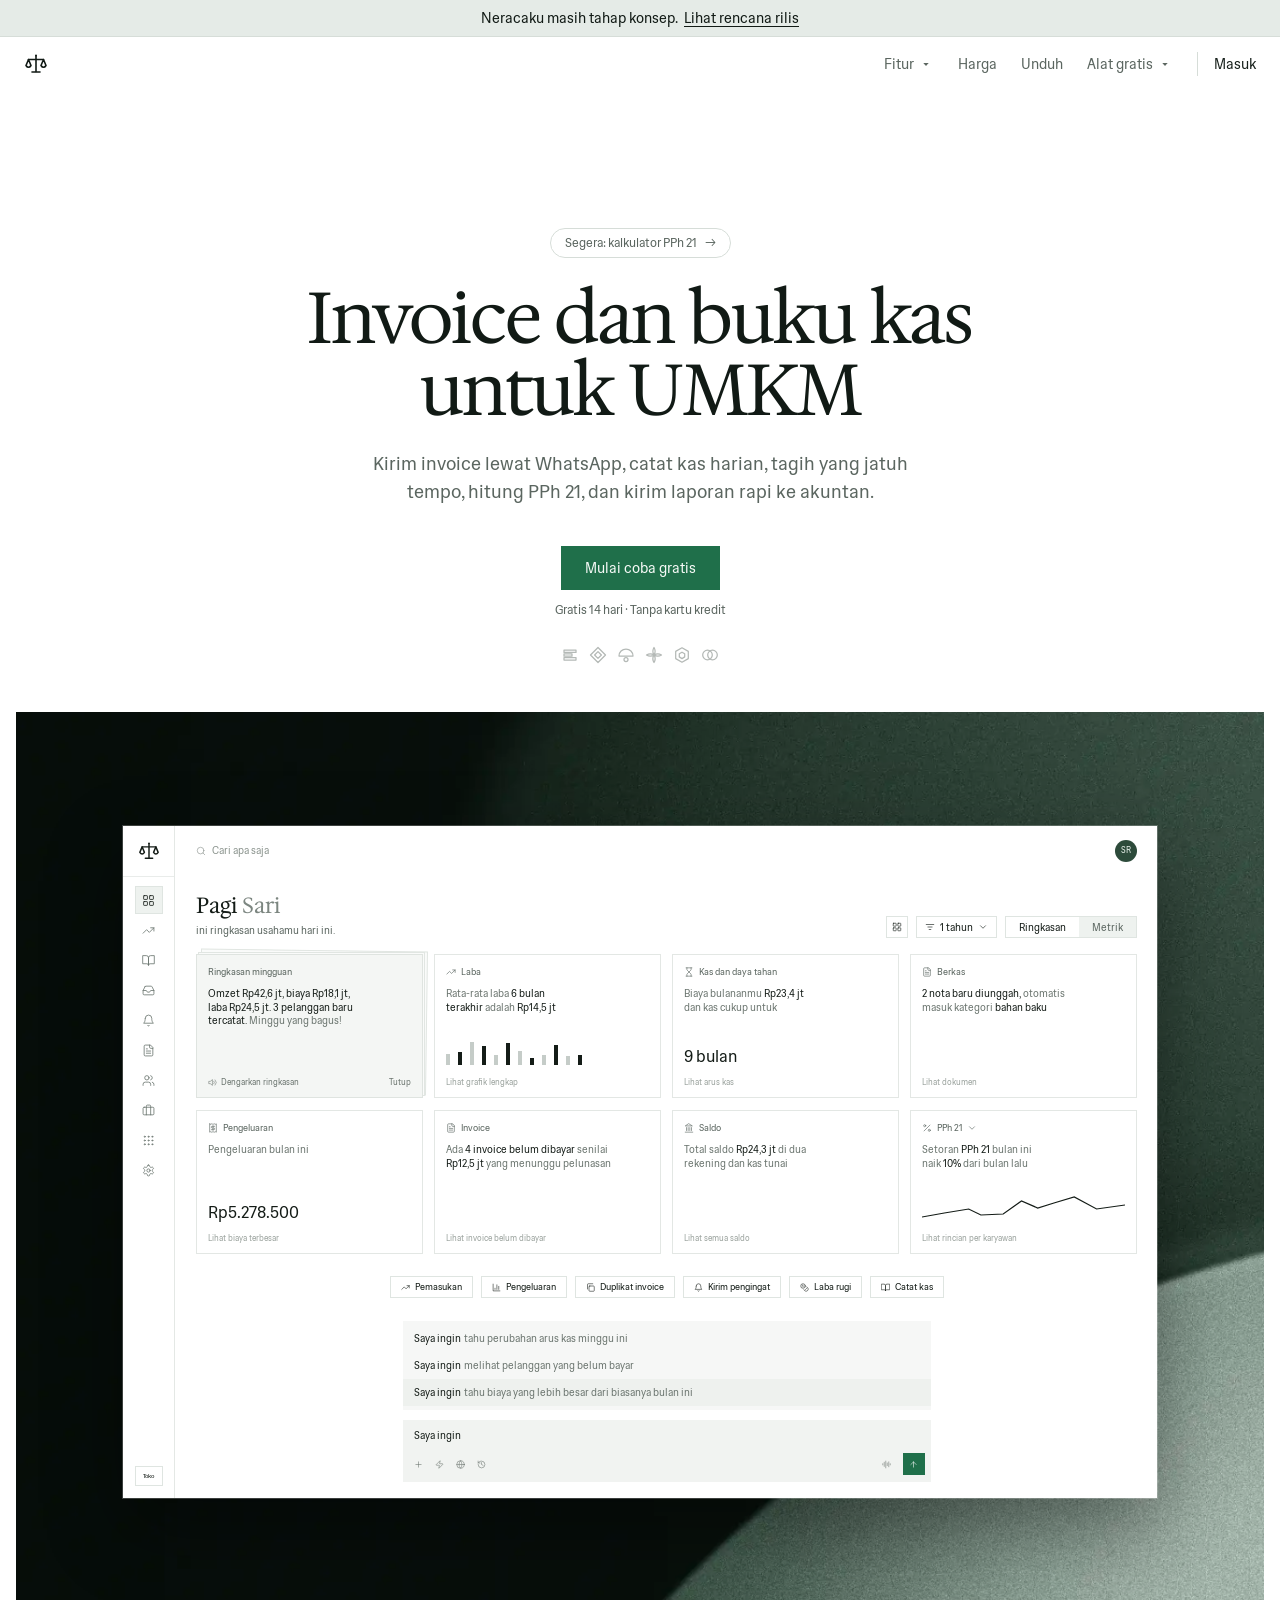
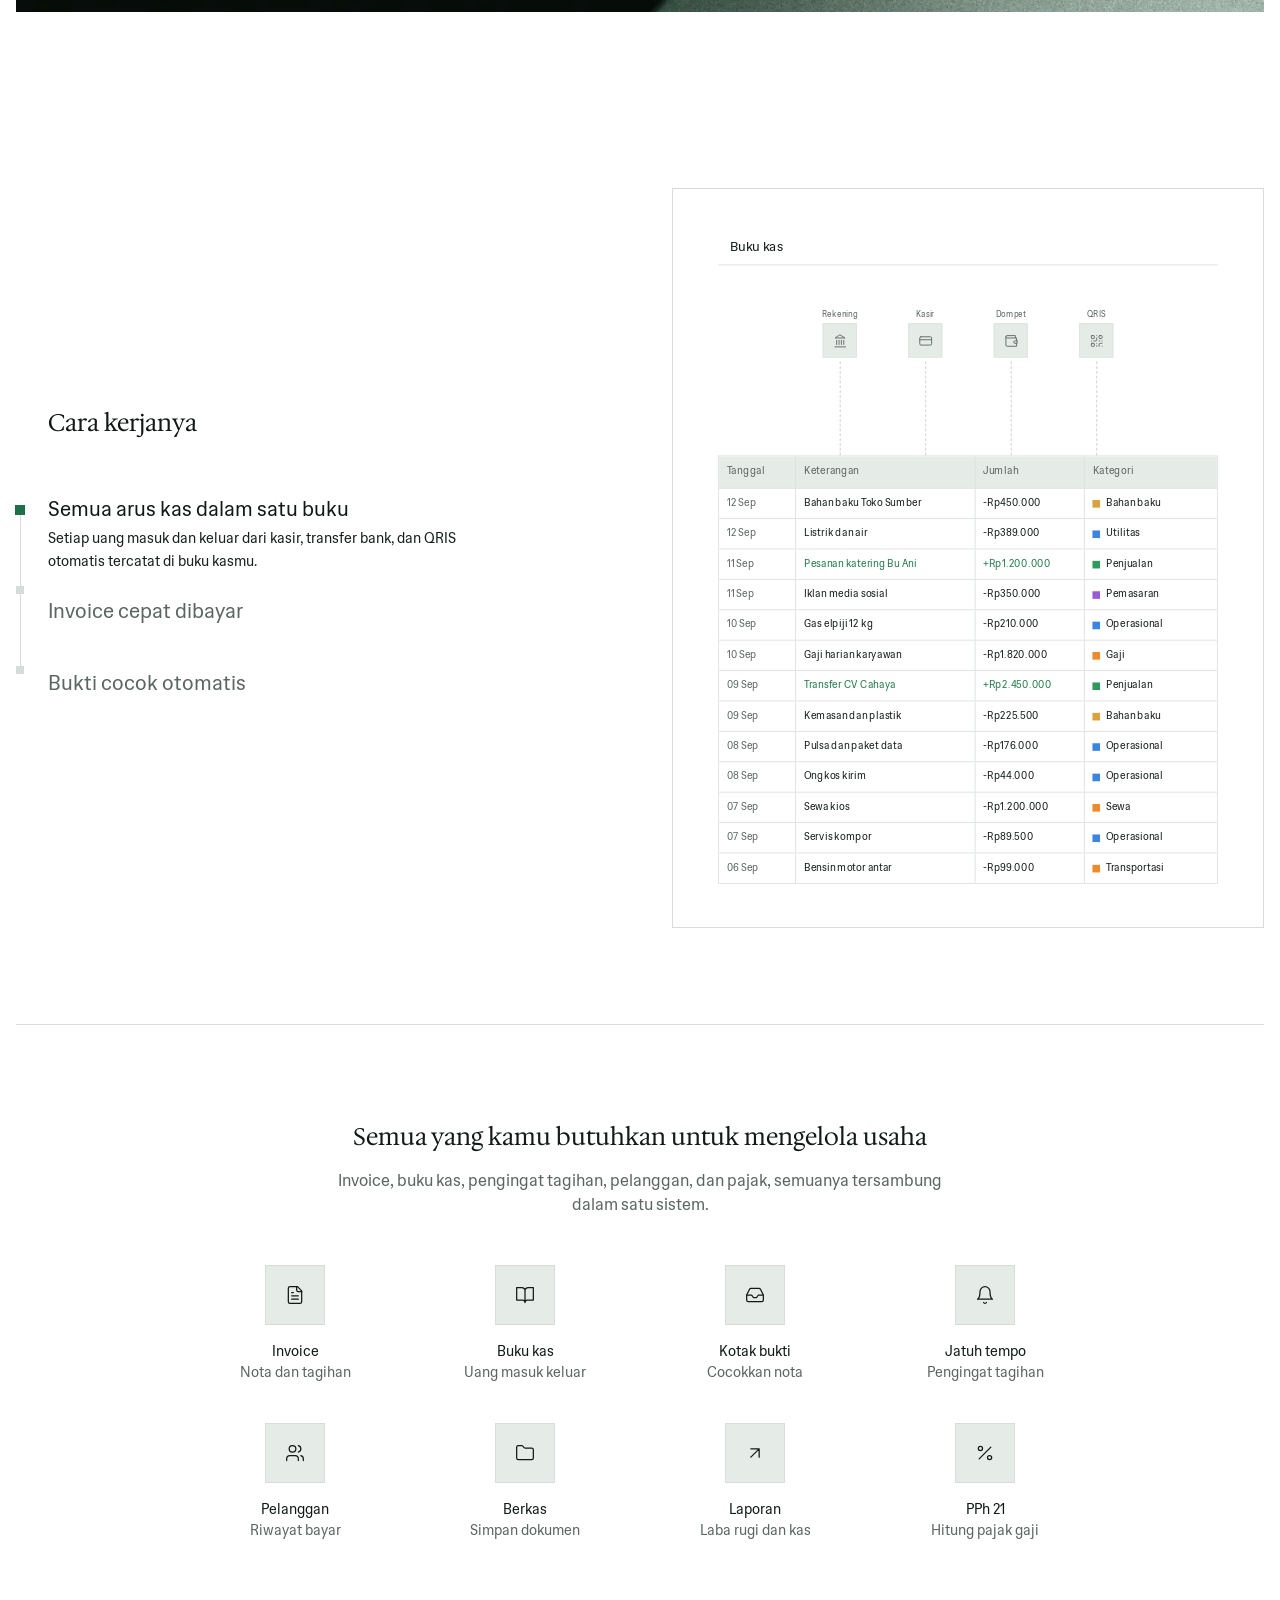
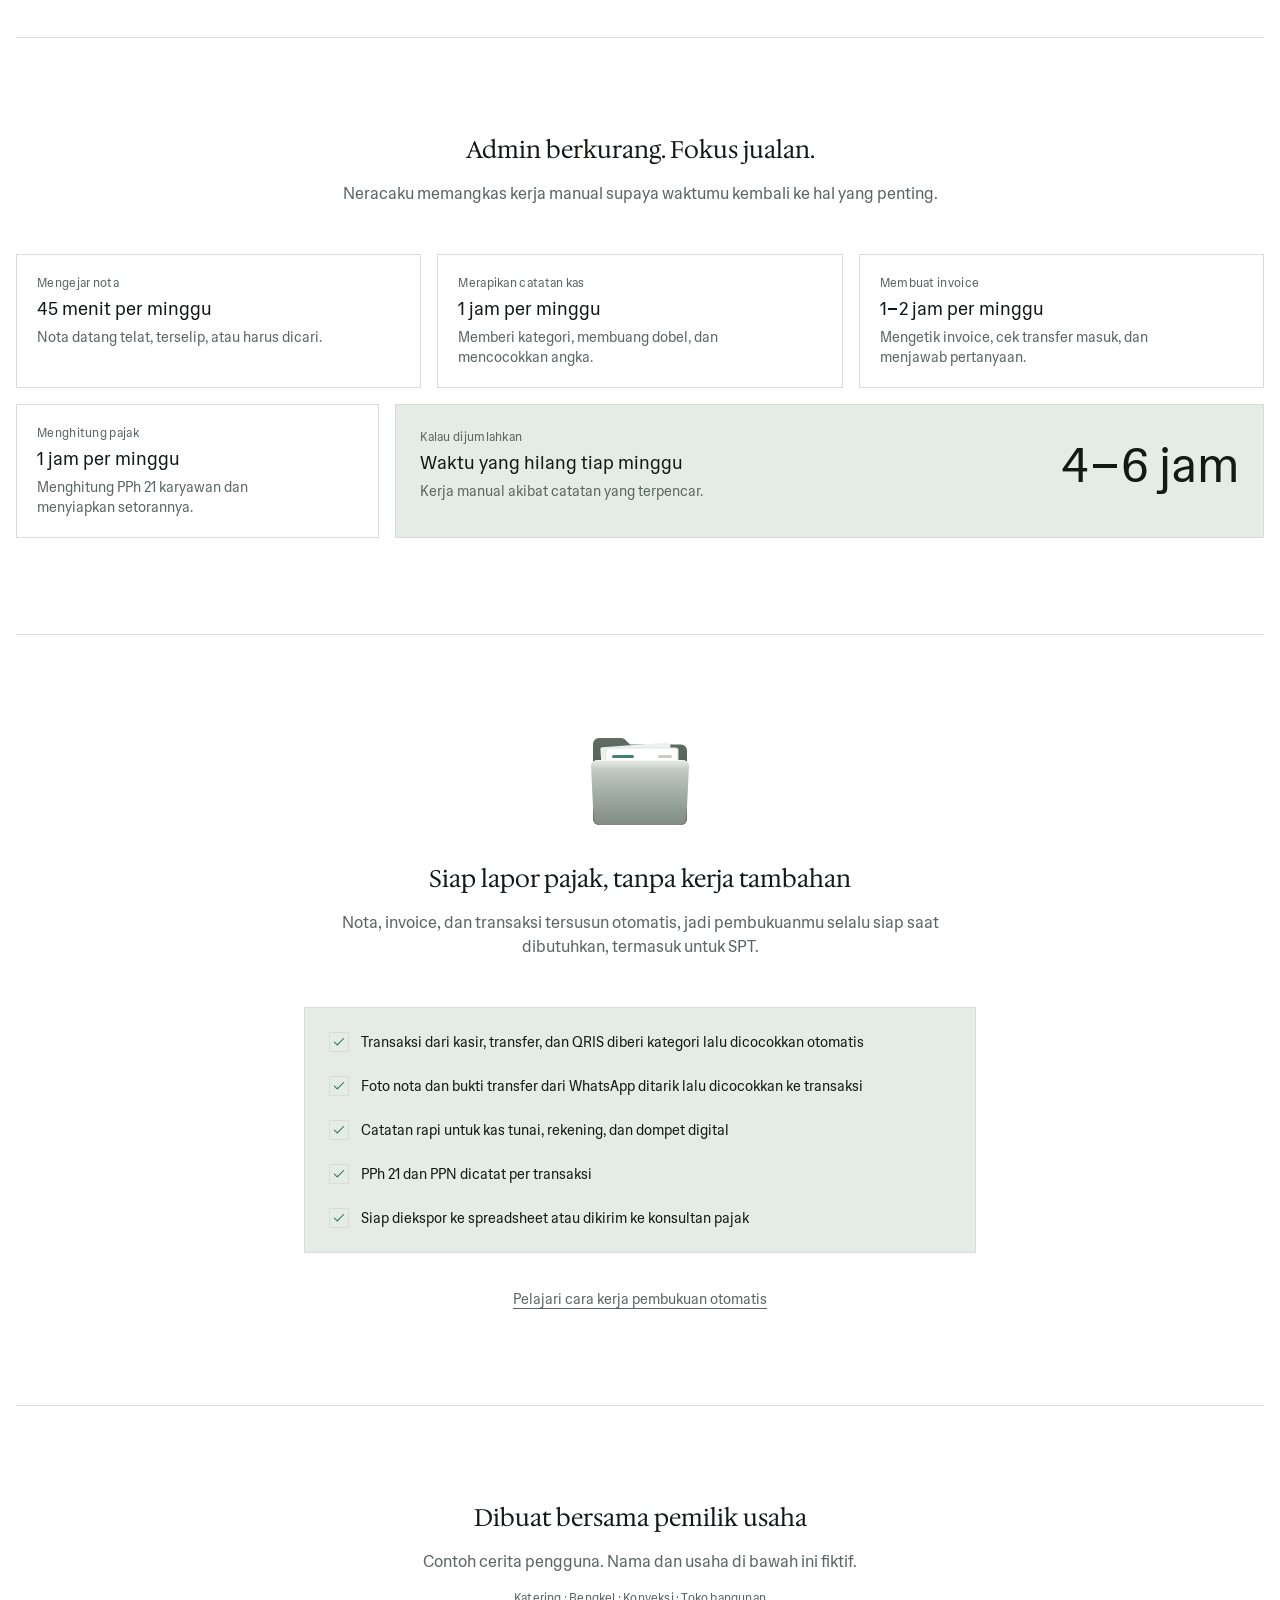
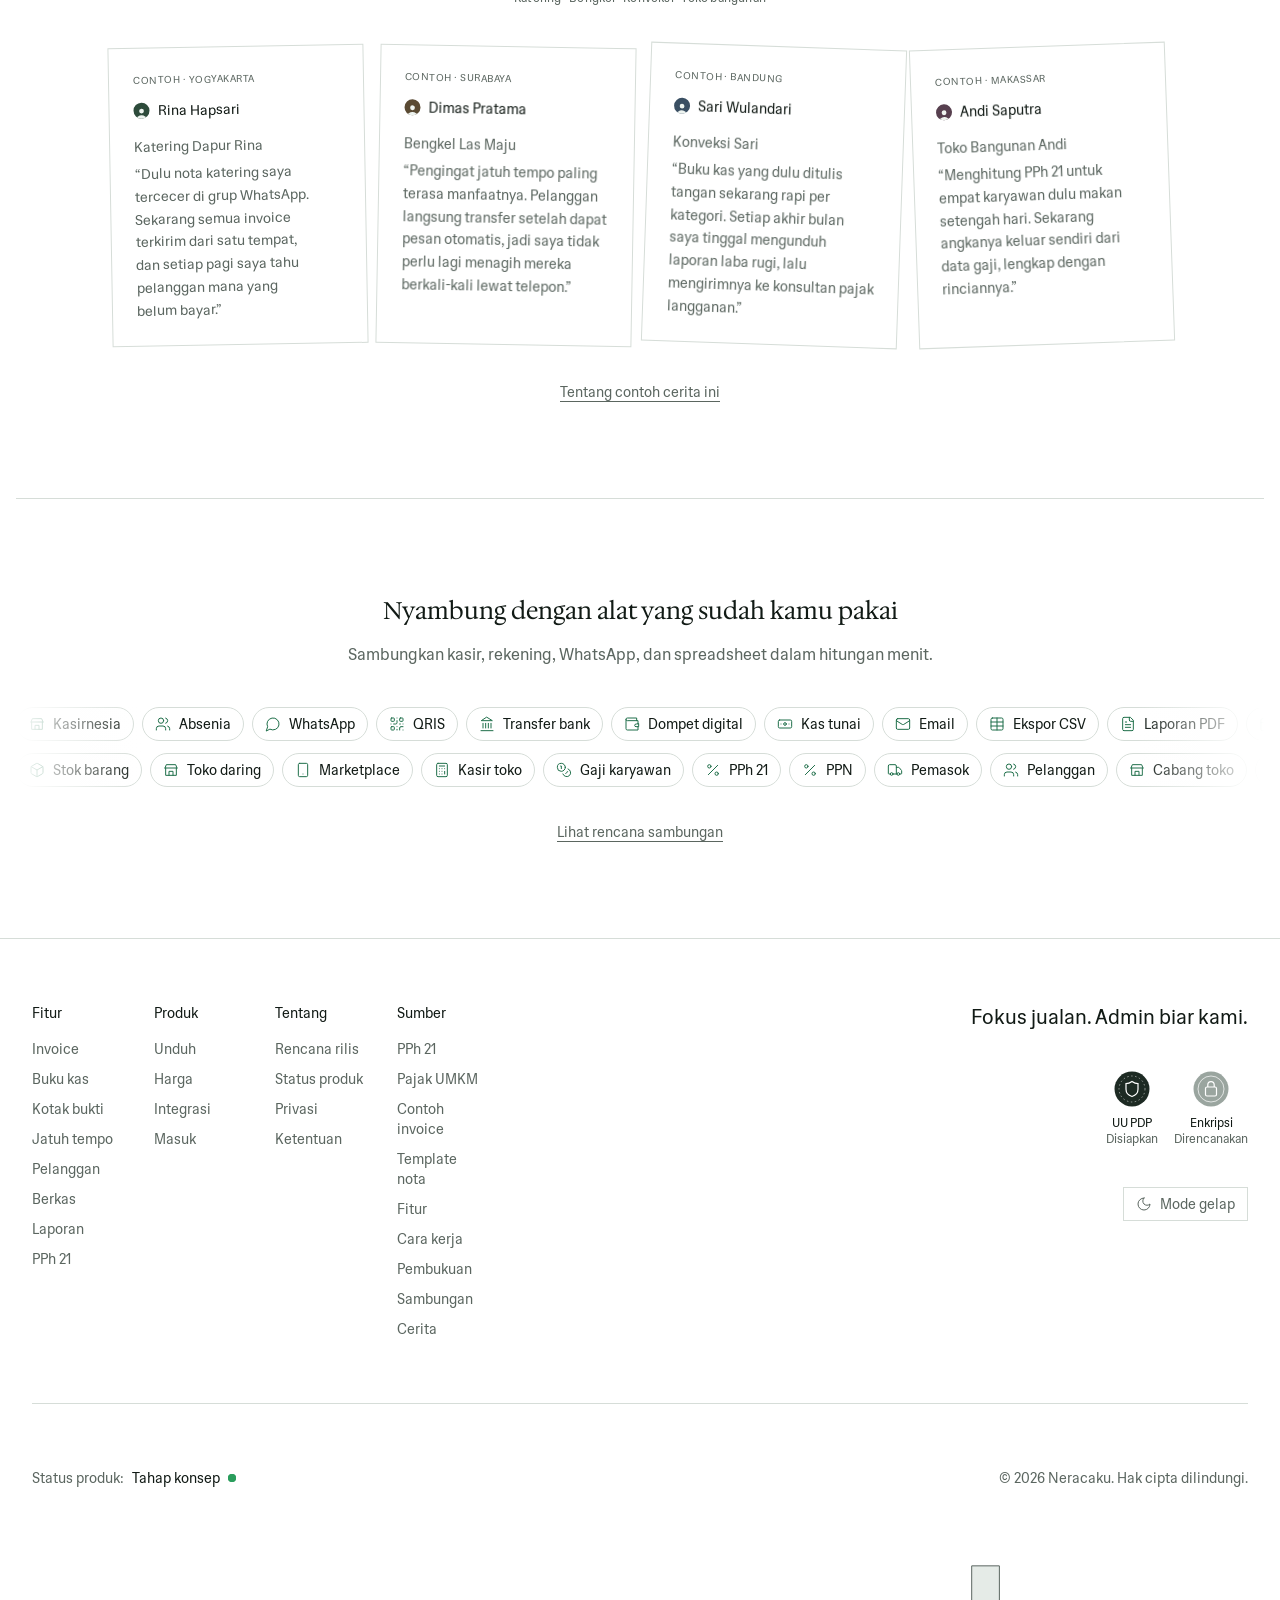
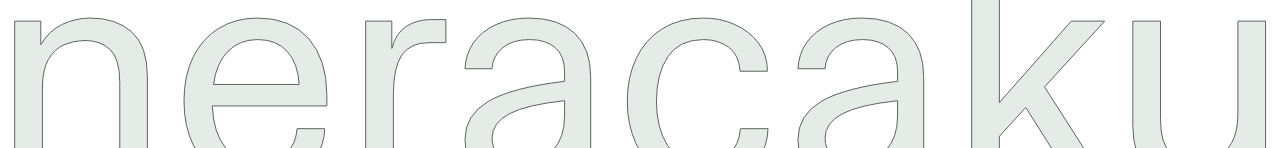
<file: site/neracaku/index.html>
<!doctype html>
<html lang="id">
<head>
<meta charset="utf-8">
<meta name="viewport" content="width=device-width, initial-scale=1">
<meta name="robots" content="noindex,nofollow">
<title>Neracaku</title>
<meta name="description" content="Neracaku: invoice lewat WhatsApp, buku kas, pengingat jatuh tempo, dan hitung PPh 21 untuk UMKM Indonesia. Halaman konsep.">
<meta name="theme-color" content="#ffffff">
<link rel="icon" href="assets/favicon.svg" type="image/svg+xml">
<link rel="preconnect" href="https://fonts.googleapis.com">
<link rel="preconnect" href="https://fonts.gstatic.com" crossorigin>
<link href="https://fonts.googleapis.com/css2?family=Hedvig+Letters+Sans&family=Hedvig+Letters+Serif:opsz@12..24&display=swap" rel="stylesheet">
<style>
:root{
  --bg:#ffffff;--fg:#111a15;--fg2:#17201b;--muted:#5b6660;--secondary:#e5ebe7;--border:#d6ddd8;
  --accent:#1f6f4a;--accent-hover:#185a3b;--on-accent:#f6faf7;
  --serif:"Hedvig Letters Serif",Georgia,"Times New Roman",serif;
  --sans:"Hedvig Letters Sans",system-ui,-apple-system,"Segoe UI",Arial,sans-serif;
  color-scheme:light;
}
:root[data-theme="dark"]{
  --bg:#0b110e;--fg:#e8eee9;--fg2:#dde5e0;--muted:#9aa69f;--secondary:#17211c;--border:#26322b;
  --accent:#3d9a6c;--accent-hover:#47ab7a;--on-accent:#04100a;color-scheme:dark;
}
*,*::before,*::after{box-sizing:border-box}
html{-webkit-text-size-adjust:100%;scroll-behavior:smooth}
body{margin:0;padding-top:36px;background:var(--bg);color:var(--fg);font-family:var(--sans);font-size:16px;line-height:24px;font-weight:400;overflow-x:clip}
a{color:inherit;text-decoration:none}
button{font:inherit;color:inherit;background:none;border:0;padding:0;cursor:pointer;text-align:inherit}
h1,h2,h3,h4,p,ul,figure{margin:0;padding:0}
ul{list-style:none}
img{display:block;max-width:100%}
p{text-wrap:pretty}
[id]{scroll-margin-top:120px}
.nb{white-space:nowrap}
.rng{display:inline-block;width:.5em;height:.075em;min-height:1px;margin:0 .08em;vertical-align:.3em;background:currentColor}
:focus-visible{outline:2px solid var(--accent);outline-offset:2px}
.i{width:16px;height:16px;fill:none;stroke:currentColor;stroke-width:1.5;stroke-linecap:round;stroke-linejoin:round;flex:none}
.sr{position:absolute;width:1px;height:1px;overflow:hidden;clip:rect(0 0 0 0);white-space:nowrap}

/* ---------- top bar + nav ---------- */
.topbar{position:fixed;top:0;left:0;right:0;z-index:60;height:37px;background:var(--secondary);border-bottom:1px solid var(--border);display:flex;align-items:center;justify-content:center;gap:6px;padding:0 16px;font-size:12px;line-height:16px;white-space:nowrap;color:var(--fg)}
.topbar a{text-decoration:underline;text-underline-offset:3px;text-decoration-thickness:1px}
.topbar a:hover{color:var(--accent)}
.nav{position:fixed;top:36px;left:0;right:0;z-index:50;height:68px;display:flex;align-items:center;justify-content:space-between;padding:0 16px;border-bottom:1px solid transparent;transition:background-color .25s,border-color .25s}
.nav.scrolled,body.menu-open .nav{background:color-mix(in srgb,var(--bg) 94%,transparent);-webkit-backdrop-filter:blur(10px);backdrop-filter:blur(10px);border-bottom-color:var(--border)}
.logo{display:flex;align-items:center;gap:8px;font-size:16px;line-height:24px;color:var(--fg);transition:opacity .2s}
.logo:hover{opacity:.8}
.logo .mk{width:24px;height:24px}
.nav-links{display:none;align-items:center;gap:12px}
.nav-links>a,.navbtn{font-size:14px;line-height:20px;color:var(--muted);transition:color .2s}
.nav-links>a:hover,.navbtn:hover,.dd:focus-within .navbtn{color:var(--fg)}
.nav-links>a.gap{margin-right:12px}
.navbtn{display:flex;align-items:center;gap:4px;padding:8px 12px}
.navbtn .i{transition:transform .2s}
.dd{position:static}
.dd:hover .navbtn .i,.dd:focus-within .navbtn .i{transform:rotate(180deg)}
.dd-panel{position:absolute;top:100%;left:0;right:0;background:var(--bg);border-top:1px solid var(--border);border-bottom:1px solid var(--border);padding:20px 16px 24px;opacity:0;visibility:hidden;transform:translateY(-4px);transition:opacity .18s,transform .18s,visibility .18s}
.dd-panel::before{content:"";position:absolute;left:0;right:0;top:-14px;height:14px}
.dd-in{max-width:1248px;margin:0 auto;display:grid;grid-template-columns:repeat(4,minmax(0,1fr));gap:8px}
.dim{position:fixed;left:0;right:0;top:92px;bottom:0;z-index:45;background:rgba(9,16,12,.32);opacity:0;visibility:hidden;transition:opacity .18s,visibility .18s;pointer-events:none}
.nav:has(.dd:hover)~.dim,.nav:has(.dd:focus-within)~.dim{opacity:1;visibility:visible}
.dd:hover .dd-panel,.dd:focus-within .dd-panel{opacity:1;visibility:visible;transform:none}
.dd-panel a{display:flex;gap:12px;align-items:flex-start;padding:12px;font-size:14px;line-height:20px;color:var(--fg);transition:background-color .15s}
.dd-panel a>span{display:flex;flex-direction:column}
.dd-panel .dt{width:36px;height:36px;flex:none;display:grid;place-items:center;background:var(--secondary);border:1px solid var(--border);color:var(--fg)}
.dd-panel .dt .i{width:16px;height:16px}
.dd-panel a small{font-size:12px;line-height:16px;color:var(--muted)}
.dd-panel a:hover{background:var(--secondary)}
.nav-sep{border-left:1px solid var(--border);padding-left:16px;height:24px;display:flex;align-items:center}
.nav-sep a{font-size:14px;line-height:20px;color:var(--fg2);transition:color .2s}
.nav-sep a:hover{color:var(--accent)}
.burger{width:40px;height:40px;display:flex;align-items:center;justify-content:flex-end;color:var(--fg)}
.burger .i{width:24px;height:24px}
.burger .x{display:none}
body.menu-open .burger .x{display:block}
body.menu-open .burger .m{display:none}
.msheet{position:fixed;top:104px;left:0;right:0;bottom:0;z-index:49;background:var(--bg);padding:16px 16px 32px;display:none;flex-direction:column;overflow-y:auto}
body.menu-open .msheet{display:flex}
.msheet a{padding:14px 0;border-bottom:1px solid var(--border);font-size:18px;line-height:28px}
.msheet .btn{margin-top:24px;border:0;justify-content:center}

/* ---------- layout ---------- */
.page{max-width:1280px;margin:0 auto;padding:0 16px}
.rule{height:1px;background:var(--border)}
.sec{padding:48px 0}
.h2{font-family:var(--serif);font-weight:400;font-size:24px;line-height:32px;text-align:center;color:var(--fg);text-wrap:balance}
.sub{display:none;margin:16px auto 0;max-width:672px;padding:0 16px;font-size:16px;line-height:24px;color:var(--muted);text-align:center}
.uline{font-size:14px;line-height:20px;color:var(--muted);text-decoration:underline;text-underline-offset:4px;text-decoration-thickness:1px;transition:color .2s}
.uline:hover{color:var(--accent)}
.center{text-align:center}

/* ---------- hero ---------- */
.hero{padding:128px 0 80px}
.hero-in{display:flex;flex-direction:column;align-items:center;text-align:center;padding:0 20px}
.pill{display:inline-flex;align-items:center;gap:8px;padding:6px 14px;border:1px solid var(--border);border-radius:9999px;font-size:12px;line-height:16px;color:var(--muted);transition:border-color .2s,color .2s}
.pill:hover{border-color:var(--accent);color:var(--accent)}
.pill span:last-child{transition:transform .2s}
.pill:hover span:last-child{transform:translateX(2px)}
.hero h1{margin-top:20px;max-width:768px;font-family:var(--serif);font-weight:400;font-size:30px;line-height:33px;letter-spacing:-.025em;color:var(--fg)}
.lead{margin-top:20px;max-width:576px;font-size:16px;line-height:26px;color:var(--muted)}
.cta{margin-top:32px}
.btn{display:inline-flex;align-items:center;justify-content:center;height:44px;padding:8px 24px;background:var(--accent);color:var(--on-accent);font-size:14px;line-height:20px;font-weight:500;transition:background-color .2s,transform .2s}
.btn:hover{background:var(--accent-hover)}
.btn:active{transform:translateY(1px)}
.fine{margin-top:12px;font-size:12px;line-height:16px;color:var(--muted)}
.hero-icons{margin-top:28px;display:flex;gap:10px;color:color-mix(in srgb,var(--muted) 46%,var(--bg))}
.hero-icons svg{width:18px;height:18px;fill:none;stroke:currentColor;stroke-width:1.25;stroke-linejoin:round}
.visual{position:relative;isolation:isolate;margin-top:32px;width:100%;height:420px;overflow:hidden;background:#060b08}
.visual::before{content:"";position:absolute;inset:-3%;z-index:-1;background:#060b08 url(assets/hero-bg.webp) 72% 50%/cover no-repeat;animation:drift 34s ease-in-out infinite alternate;will-change:transform}
@keyframes drift{from{transform:scale(1) translate3d(0,0,0)}to{transform:scale(1.07) translate3d(-1.6%,1.1%,0)}}
.dash-fit{position:absolute;z-index:1;left:50%;top:50%;width:95%;aspect-ratio:1034/672;transform:translate(-50%,-50%)}
.hero-in>*{animation:rise .7s cubic-bezier(.2,.7,.2,1) both}
.hero-in>*:nth-child(2){animation-delay:.05s}.hero-in>*:nth-child(3){animation-delay:.1s}.hero-in>*:nth-child(4){animation-delay:.15s}.hero-in>*:nth-child(5){animation-delay:.2s}.hero-in>*:nth-child(6){animation-delay:.25s}
@keyframes rise{from{opacity:0;transform:translateY(10px);filter:blur(4px)}to{opacity:1;transform:none;filter:none}}

/* dashboard mock (hero) */
.dash{position:absolute;left:0;top:0;width:1034px;height:672px;transform-origin:0 0;background:#fff;color:#141c17;display:grid;grid-template-columns:52px 1fr;text-align:left;font-family:var(--sans);box-shadow:0 30px 70px rgba(0,0,0,.38);outline:1px solid rgba(255,255,255,.22)}
.d-side{position:relative;border-right:1px solid #e4e8e5;display:flex;flex-direction:column;align-items:center;padding:14px 0 12px}
.d-side::after{content:"";position:absolute;left:0;right:0;top:50px;height:1px;background:#e9ecea}
.d-side .mk{width:22px;height:22px}
.d-nav{margin-top:24px;display:flex;flex-direction:column;gap:2px}
.d-ic{width:28px;height:28px;display:grid;place-items:center;color:#6b756f;border:1px solid transparent}
.d-ic .i{width:13px;height:13px}
.d-ic.on{background:#eef2ef;border-color:#dfe5e1;color:#141c17}
.d-org{margin-top:auto;width:28px;height:20px;border:1px solid #dfe5e1;font-size:6px;line-height:18px;text-align:center}
.d-main{position:relative;padding:0 20px 0 21px;display:flex;flex-direction:column;min-width:0}
.d-top{height:50px;display:flex;align-items:center;justify-content:space-between}
.d-search{display:flex;align-items:center;gap:6px;font-size:9.5px;color:#8a938d}
.d-search .i{width:10px;height:10px}
.d-av{width:22px;height:22px;border-radius:50%;background:#2d4b3b;color:#eaf2ec;font-size:8px;line-height:22px;text-align:center}
.d-hello{margin-top:16px}
.d-hello h4{font-family:var(--serif);font-weight:400;font-size:22px;line-height:28px}
.d-hello h4 span{color:#7c8680}
.d-hello p{margin-top:4px;font-size:9.5px;line-height:13px;color:#5b6660}
.d-ctrl{position:absolute;right:20px;top:90px;display:flex;align-items:center;gap:8px;font-size:9.5px;line-height:13px}
.d-ctrl .i{width:10px;height:10px}
.d-btn{width:22px;height:22px;border:1px solid #dfe5e1;display:grid;place-items:center}
.d-sel{height:22px;border:1px solid #dfe5e1;display:flex;align-items:center;gap:5px;padding:0 8px}
.d-seg{height:22px;display:flex;border:1px solid #dfe5e1}
.d-seg b{font-weight:400;padding:0 13px;display:flex;align-items:center;background:#fff}
.d-seg span{padding:0 13px;display:flex;align-items:center;background:#eef2ef;color:#5b6660}
.d-cards{margin-top:17px;display:grid;grid-template-columns:repeat(4,minmax(0,1fr));gap:12px 11px}
.d-card{position:relative;height:144px;border:1px solid #e3e7e4;background:#fff;padding:11px 11px 9px;display:flex;flex-direction:column}
.d-card .h{display:flex;align-items:center;gap:5px;font-size:8.5px;line-height:12px;color:#5b6660}
.d-card .h .i{width:10px;height:10px}
.d-card .b{margin-top:9px;font-size:10px;line-height:13.5px;color:#141c17;text-wrap:balance}
.d-card .b em{font-style:normal;color:#6b756f}
.d-card .f{margin-top:auto;font-size:8px;line-height:11px;color:#9aa29d;display:flex;justify-content:space-between}
.d-card .n{margin-top:auto;margin-bottom:10px;font-size:16px;line-height:20px;color:#141c17}
.d-card.sum{background:#f4f6f4;border-color:#dfe4e0}
.d-card.sum::before,.d-card.sum::after{content:"";position:absolute;inset:-1px;border:1px solid #e1e6e2;background:#fafbfa;z-index:-1}
.d-card.sum::before{transform:translate(4px,-4px) rotate(.8deg)}
.d-card.sum::after{transform:translate(2px,-2px)}
.d-card.sum .f{color:#6b756f;align-items:center}
.d-card.sum .f span{display:flex;align-items:center;gap:4px}
.d-card.sum .f .i{width:9px;height:9px}
.bars{margin-top:auto;margin-bottom:12px;height:24px;display:flex;align-items:flex-end;gap:8px}
.bars i{display:block;width:4px;background:#141c17}
.bars i:nth-child(odd){background:#c5ccc8}
.spark{margin-top:auto;margin-bottom:10px;width:100%;height:34px}
.bars+.f,.spark+.f,.n+.f{margin-top:0}
.d-chips{margin-top:22px;display:flex;justify-content:center;gap:8px}
.d-chip{height:22px;border:1px solid #dfe5e1;padding:0 10px;display:flex;align-items:center;gap:5px;font-size:8.5px;line-height:12px}
.d-chip .i{width:9px;height:9px}
.d-sugg{margin:23px auto 0;width:528px;background:#f6f7f6;padding:4px 0}
.d-sugg div{height:27px;padding:0 11px;display:flex;align-items:center;font-size:9.5px;color:#6b756f}
.d-sugg b{font-weight:400;color:#141c17;margin-right:3px}
.d-sugg div:last-child{background:#eef1ee}
.d-input{margin:10px auto 0;width:528px;height:62px;background:#f1f3f1;padding:9px 6px 7px 11px;display:flex;flex-direction:column;justify-content:space-between;font-size:9.5px;line-height:13px}
.d-input .row{display:flex;align-items:center;justify-content:space-between;color:#6b756f}
.d-input .row span{display:flex;align-items:center;gap:12px}
.d-input .i{width:9px;height:9px}
.d-send{width:22px;height:22px;background:#1f6f4a;color:#fff;display:grid;place-items:center}

/* ---------- how it works ---------- */
.hiw{padding:48px 0 80px}
.hiw-desk{display:none}
.hiw-left{display:flex;flex-direction:column;justify-content:center;padding-top:32px}
.hiw-left h2{padding-left:32px;font-family:var(--serif);font-weight:400;font-size:24px;line-height:32px}
.steps{position:relative;margin-top:56px;padding-left:32px}
.steps::before{content:"";position:absolute;left:3.5px;top:15px;height:161px;width:1px;background:var(--border)}
.ind{position:absolute;left:0;width:8px;height:8px;background:var(--border)}
.ind.on{background:var(--accent);transform:scale(1.25)}
.step{display:block;width:100%;padding-bottom:24px;text-align:left}
.step-t{display:block;font-size:20px;line-height:28px;color:var(--muted)}
.step:hover .step-t,.step.on .step-t{color:var(--fg)}
.step-d{display:block;margin-top:4px;height:16px;max-width:448px;overflow:hidden;opacity:0;font-size:14px;line-height:22.75px;color:var(--fg2)}
.step.on .step-d{height:auto;opacity:1;animation:fib .25s ease-out}
@keyframes fib{from{opacity:0}to{opacity:1}}
.panel{position:relative;height:740px;border:1px solid var(--border);background:#fff;overflow:hidden}
.panel .mk-slot{position:absolute;inset:0;padding:0 32px;display:flex;align-items:center;justify-content:center;opacity:0;visibility:hidden}
.panel .mk-slot.on{opacity:1;visibility:visible;transition:opacity .2s}
.panel .mk-slot.on :is(.m-tr,.m-it,.stat){animation:rowin .32s ease-out both}
.panel .mk-slot.on :is(.m-tr,.m-it,.stat):nth-child(1){animation-delay:0ms}.panel .mk-slot.on :is(.m-tr,.m-it,.stat):nth-child(2){animation-delay:35ms}.panel .mk-slot.on :is(.m-tr,.m-it,.stat):nth-child(3){animation-delay:70ms}.panel .mk-slot.on :is(.m-tr,.m-it,.stat):nth-child(4){animation-delay:105ms}.panel .mk-slot.on :is(.m-tr,.m-it,.stat):nth-child(5){animation-delay:140ms}.panel .mk-slot.on :is(.m-tr,.m-it,.stat):nth-child(6){animation-delay:175ms}.panel .mk-slot.on :is(.m-tr,.m-it,.stat):nth-child(7){animation-delay:210ms}.panel .mk-slot.on :is(.m-tr,.m-it,.stat):nth-child(8){animation-delay:245ms}.panel .mk-slot.on :is(.m-tr,.m-it,.stat):nth-child(9){animation-delay:280ms}.panel .mk-slot.on :is(.m-tr,.m-it,.stat):nth-child(10){animation-delay:315ms}.panel .mk-slot.on :is(.m-tr,.m-it,.stat):nth-child(11){animation-delay:350ms}.panel .mk-slot.on :is(.m-tr,.m-it,.stat):nth-child(12){animation-delay:385ms}.panel .mk-slot.on :is(.m-tr,.m-it,.stat):nth-child(13){animation-delay:420ms}.panel .mk-slot.on :is(.m-tr,.m-it,.stat):nth-child(14){animation-delay:455ms}
@keyframes rowin{from{opacity:0;transform:translateY(3px)}to{opacity:1;transform:none}}
.hiw-item+.hiw-item{margin-top:48px}
.hiw-item .h2{max-width:448px;margin:0 auto}
.hiw-item p{margin:8px auto 0;max-width:320px;font-size:16px;line-height:24px;color:var(--muted);text-align:center;text-wrap:balance}
.mpanel{margin-top:24px;height:530px;border:1px solid var(--border);padding:4px;overflow:hidden;display:flex;align-items:center;justify-content:center;background:#fff}

/* mocks inside how-it-works */
.mock{--m-fg:#141c17;--m-mu:#5b6660;--m-bd:#dde3df;--m-sec:#e5ebe7;width:min(526px,100%);height:700px;flex:none;transform:scale(.95);background:#fff;color:var(--m-fg);display:flex;flex-direction:column;text-align:left;font-size:11px;line-height:16.5px}
.m-head{flex:none;display:flex;align-items:center;justify-content:space-between;padding:12px 12px 8px;border-bottom:1px solid var(--m-bd);font-size:14px;line-height:21px}
.m-head .i{width:14px;height:14px;color:var(--m-mu)}
.m-acc{flex:none;height:200px;display:flex;justify-content:center;gap:54px}
.acc{width:36px;display:flex;flex-direction:column;align-items:center;padding-top:46px}
.acc small{white-space:nowrap}
.acc small{font-size:8.5px;line-height:11px;color:var(--m-mu)}
.acc span{margin-top:4px;width:36px;height:36px;background:var(--m-sec);border:1px solid var(--m-bd);display:grid;place-items:center;color:var(--m-mu)}
.m-ibx{padding:0 10px 10px}
.m-ibx .m-head{border-bottom:0;padding:14px 0 8px}

.acc span .i{width:15px;height:15px}
.acc em{flex:1;width:0;border-left:1px dashed #c9d1cc;margin-top:4px}
.m-table{flex:1;min-height:0;overflow:hidden;border:1px solid var(--m-bd)}
.m-tr{display:grid;grid-template-columns:15.5% minmax(0,1fr) 22% 26.5%;height:32px;border-bottom:1px solid var(--m-bd)}
.m-tr>*{display:flex;align-items:center;gap:6px;padding:0 8px;border-right:1px solid var(--m-bd);white-space:nowrap;overflow:hidden;min-width:0}
.m-tr>*:last-child{border-right:0}
.m-th{background:var(--m-sec);color:var(--m-mu)}
.mock .m-th{height:34px}
.m-tr .d{color:var(--m-mu)}
.m-tr.in .ds,.m-tr.in .am{color:#237a4c}
.cat{width:8px;height:8px;flex:none;background:var(--c)}
.m-inv-stats{flex:none;margin:22px 0 14px;display:grid;grid-template-columns:1fr 1fr;gap:12px}
.stat{border:1px solid var(--m-bd);padding:16px;height:100px;position:relative}
.stat b{display:block;font-family:var(--serif);font-weight:400;font-size:17px;line-height:22px}
.stat small{display:block;margin-top:6px;font-size:9.5px;line-height:13px}
.stat small+small{margin-top:2px;color:var(--m-mu);font-size:8.5px}
.stat .score{position:absolute;right:12px;top:14px;display:flex;gap:3px;height:18px}
.stat .score i{display:block;width:2px;height:100%;background:var(--m-fg)}
.stat .score i:nth-last-child(-n+2){background:#c5ccc8}
.badge-s{display:inline-flex;align-items:center;height:16px;padding:0 6px;border-radius:9999px;font-size:9px;line-height:13px;border:1px solid}
.b-ok{color:#1e7444;background:#e6f5ec;border-color:#bfe3cd}
.b-sch{color:#2559b8;background:#e8f0fd;border-color:#c3d6f8}
.b-late{color:#85600a;background:#fdf6e1;border-color:#f1dfa4}
.b-rec{color:#9c4a0c;background:#fdeee2;border-color:#f5cfae}
.m-search{flex:none;margin:12px 0 8px;height:30px;border:1px solid var(--m-bd);display:flex;align-items:center;justify-content:space-between;padding:0 10px;color:var(--m-mu)}
.m-search .i{width:12px;height:12px}
.m-list{flex:none;display:flex;flex-direction:column;gap:8px}
.m-it{display:flex;align-items:center;gap:10px;height:50px;border:1px solid var(--m-bd);padding:0 10px}
.m-it .ic{width:18px;height:18px;flex:none;background:var(--m-sec);display:grid;place-items:center;color:var(--m-mu)}
.m-it .ic .i{width:11px;height:11px}
.m-it .t{flex:1;min-width:0;display:flex;flex-direction:column}
.m-it .t small,.m-it .r small{font-size:9px;line-height:13px;color:var(--m-mu)}
.m-it .r{display:flex;flex-direction:column;align-items:flex-end;text-align:right}
.m-it.hl{background:var(--m-sec)}
.m-match{margin-top:auto;flex:none;display:flex;align-items:center;gap:10px;background:var(--m-sec);border:1px solid var(--m-bd);padding:10px 10px}
.m-match .i{width:13px;height:13px;color:var(--m-mu)}
.m-match .t{flex:1;display:flex;flex-direction:column}
.m-match .t small{font-size:9px;line-height:13px;color:var(--m-mu)}
.m-match button{border:1px solid var(--m-bd);background:#fff;padding:3px 9px;font-size:10px;line-height:15px}

@media (max-width:639px){
  .mock.sm{width:100%;height:520px;transform:scale(.85);font-size:10px;line-height:15px}
  .mock.sm .m-head{padding:8px 8px 6px;font-size:13px;line-height:19.5px}
  .mock.sm .m-acc{height:140px;gap:36px}
  .mock.sm .acc{width:26px}
  .mock.sm .acc{padding-top:14px}
  .mock.sm .acc span{width:26px;height:26px}
  .mock.sm .acc small{visibility:hidden}
  .mock.sm .m-it{font-size:11px;line-height:16.5px}
  .mock.sm.m-ibx{padding:0 8px 8px}
  .mock.sm.m-ibx .m-head{padding:12px 0 6px}
  .mock.sm.m-inv .m-head{padding-top:11px}
  .mock.sm.m-inv .m-inv-stats{margin:22px 0 14px}
  .mock.sm .badge-s{font-size:9px;height:17px;padding:0 7px}
  .mock.sm .m-tr{grid-template-columns:13.2% minmax(0,1fr) 21% 29.6%;height:27.8px}
  .mock.sm .m-tr>*{padding:0 6px}
  .mock.sm .m-inv-stats{margin:22px 0 10px;gap:12px}
  .mock.sm .stat{padding:12px;height:87px}
  .mock.sm .stat b{font-size:15px;line-height:20px}
  .mock.sm .m-search{margin:10px 0 6px;height:26px}
  .mock.sm .m-list{gap:7px}
  .mock.sm .m-it{height:49px;gap:8px;padding:0 8px}
  .mock.sm .m-th{height:27.8px}
}
@media (min-width:640px){.mock.sm{width:100%;height:620px;transform:scale(.9)}}

/* ---------- features ---------- */
.feat-grid{margin-top:40px;display:grid;grid-template-columns:1fr 1fr;gap:24px}
.feat{display:flex;flex-direction:column;align-items:center;text-align:center;font-size:16px;line-height:24px}
.tile{width:60px;height:60px;background:var(--secondary);border:1px solid var(--border);display:grid;place-items:center;color:var(--fg);transition:background-color .2s,border-color .2s,transform .2s}
.tile .i{width:20px;height:20px;stroke-width:1.5}
a.feat:hover .tile{border-color:var(--accent);color:var(--accent);transform:translateY(-2px)}
.feat h3{margin-top:16px;font-size:14px;line-height:21px;font-weight:400}
.feat p{font-size:14px;line-height:21px;color:var(--muted)}

/* ---------- less admin ---------- */
.admin-grid{margin-top:48px;display:grid;grid-template-columns:minmax(0,1fr);gap:16px}
.ac{display:block;border:1px solid var(--border);background:var(--bg);padding:16px;transition:border-color .2s}
a.ac:hover{border-color:var(--accent)}
.ac .lbl{display:none;margin-top:0;font-size:12px;line-height:16px;letter-spacing:.3px;color:var(--muted)}
.ac h3{margin-top:4px;font-size:16px;line-height:24px;font-weight:400}
.ac p{margin-top:4px;font-size:14px;line-height:20px;color:var(--muted)}
.ac.big{background:var(--secondary);display:flex;flex-direction:column}
.ac.big .num{margin-top:16px;text-align:right;font-size:36px;line-height:40px;color:var(--fg)}

/* ---------- accounting ---------- */
.acc-img{width:112px;height:100px;margin:0 auto}
.acc-sec .h2{margin-top:32px}
.checklist{margin:48px auto 0;max-width:672px;background:var(--secondary);border:1px solid var(--border);padding:24px;display:flex;flex-direction:column;gap:24px}
.ck{display:flex;align-items:flex-start;gap:12px;font-size:14px;line-height:20px;color:var(--fg)}
.ck .bx{width:20px;height:20px;flex:none;border:1px solid var(--border);background:var(--secondary);display:grid;place-items:center;color:var(--accent)}
.ck .bx .i{width:14px;height:14px;stroke-width:1.8}
.ck .lg{display:none}
.more{margin-top:36px;font-size:14px;line-height:20px}

/* ---------- stories ---------- */
.t-icons{margin-top:16px;font-size:12px;line-height:16px;letter-spacing:.2px;color:var(--muted)}
.t-row{margin:32px calc((100% - 100vw) / 2) 0 0;padding:6px 16px 2px 0;display:flex;gap:14px;overflow-x:auto;scroll-snap-type:x mandatory;scrollbar-width:none}
.t-row::-webkit-scrollbar{display:none}
.tc{position:relative;flex:none;width:272px;border:1px solid var(--border);background:var(--bg);padding:24px 32px 24px 32px;text-align:left;scroll-snap-align:start;transition:transform .35s cubic-bezier(.2,.7,.2,1),border-color .2s}
.tc:hover{border-color:var(--accent)}
.tc.r1{transform:rotate(-1deg);order:3}.tc.r2{transform:rotate(1deg);order:4}.tc.r3{transform:rotate(2deg);order:1}.tc.r4{transform:rotate(-2deg);order:2}
.t-row .tc:hover{transform:rotate(0) translateY(-4px)}
.tc .ctry{font-size:10px;line-height:15px;letter-spacing:.5px;text-transform:uppercase;color:var(--muted)}
.tc .who{margin-top:13px;display:flex;align-items:center;gap:8px;font-size:14px;line-height:20px;color:var(--fg)}
.av{width:16px;height:16px;flex:none;border-radius:50%;background:var(--c,#2d4b3b);color:#eef4f0;display:grid;place-items:center;overflow:hidden}
.av svg{width:12px;height:12px;margin-top:5px;fill:currentColor}
.tc .co{margin-top:14px;font-size:14px;line-height:24px;color:var(--muted)}
.tc .qt{margin-top:4px;font-size:14px;line-height:22.75px;color:var(--muted)}
.t-more{margin-top:37px;font-size:14px;line-height:20px}

/* ---------- integrations ---------- */
.marq{position:relative;margin-top:40px;overflow:hidden;display:flex;flex-direction:column;gap:12px}
.marq::before,.marq::after{content:"";position:absolute;top:0;bottom:0;width:96px;z-index:2;pointer-events:none}
.marq::before{left:0;background:linear-gradient(to right,var(--bg),rgba(255,255,255,0))}
.marq::after{right:0;background:linear-gradient(to left,var(--bg),rgba(255,255,255,0))}
:root[data-theme="dark"] .marq::before{background:linear-gradient(to right,var(--bg),rgba(11,17,14,0))}
:root[data-theme="dark"] .marq::after{background:linear-gradient(to left,var(--bg),rgba(11,17,14,0))}
.mrow{display:flex;width:max-content;animation:ml 30s linear infinite;will-change:transform}
.mrow.rv{animation:mr 28s linear infinite}
.marq:hover .mrow{animation-play-state:paused}
@keyframes ml{from{transform:translateX(-4%)}to{transform:translateX(-54%)}}
@keyframes mr{from{transform:translateX(-50%)}to{transform:translateX(0)}}
.chip{display:inline-flex;align-items:center;gap:8px;margin-right:8px;padding:6px 12px;border:1px solid var(--border);border-radius:9999px;background:var(--bg);font-size:14px;line-height:20px;white-space:nowrap;transition:border-color .2s}
.chip .i{width:16px;height:16px;color:var(--accent)}
.m-more{margin-top:35px;font-size:14px;line-height:20px}

/* ---------- plan dialog ---------- */
.plan{width:min(560px,calc(100% - 32px));max-height:min(84vh,760px);margin:auto;padding:0;border:1px solid var(--border);background:var(--bg);color:var(--fg);overflow:auto;box-shadow:0 24px 64px rgba(9,16,12,.25)}
.plan::backdrop{background:rgba(9,16,12,.45)}
.plan-in{position:relative;padding:32px;outline:0}
.plan-x{position:absolute;top:14px;right:14px;width:36px;height:36px;display:grid;place-items:center;color:var(--muted);transition:color .2s}
.plan-x:hover{color:var(--fg)}
.plan-x .i{width:18px;height:18px}
.plan-k{font-size:12px;line-height:16px;letter-spacing:.3px;color:var(--muted)}
.plan h2{margin-top:6px;padding-right:32px;font-family:var(--serif);font-weight:400;font-size:24px;line-height:32px}
.plan-lead{margin-top:8px;font-size:14px;line-height:22px;color:var(--muted)}
.plan-sec{margin-top:16px;padding-top:16px;border-top:1px solid var(--border);scroll-margin-top:16px;transition:border-color .2s}
.plan-sec h3{font-size:16px;line-height:24px;font-weight:400;transition:color .2s}
.plan-sec p{margin-top:2px;font-size:14px;line-height:20px;color:var(--muted)}
.plan-sec.hl{border-top-color:var(--accent)}
.plan-sec.hl h3{color:var(--accent)}
.plan-cta{margin-top:24px}

/* ---------- footer ---------- */
.foot{position:relative;overflow:hidden;border-top:1px solid var(--border);background:var(--bg)}
.foot-in{max-width:1400px;margin:0 auto;padding:64px 16px}
.foot-grid{display:grid;grid-template-columns:minmax(0,1fr);gap:64px}
.foot-cols{display:grid;grid-template-columns:repeat(2,minmax(0,1fr));gap:32px}
.foot-cols h3{font-size:14px;line-height:20px;font-weight:400;color:var(--fg)}
.foot-cols ul{margin-top:16px;display:flex;flex-direction:column;gap:10px;font-size:14px;line-height:20px}
.foot-cols a{font-size:14px;line-height:20px;color:var(--muted);transition:color .2s}
.foot-cols a:hover{color:var(--fg)}
.foot-right{display:flex;flex-direction:column;align-items:flex-start;gap:24px}
.tagline{font-size:16px;line-height:24px;color:var(--fg)}
.badges{display:flex;gap:16px}
.seal{display:flex;flex-direction:column;align-items:center;font-size:12px;line-height:16px;color:var(--fg);text-align:center}
.seal svg{width:36px;height:36px;margin-bottom:8px}
.seal small{font-size:12px;line-height:16px;color:var(--muted)}
.theme-btn{display:flex;align-items:center;gap:8px;padding:6px 12px;border:1px solid var(--border);font-size:14px;line-height:20px;color:var(--muted);transition:color .2s,border-color .2s}
.theme-btn:hover{color:var(--fg);border-color:var(--muted)}
.theme-btn .sun{display:none}
:root[data-theme="dark"] .theme-btn .sun{display:block}
:root[data-theme="dark"] .theme-btn .moon{display:none}
.foot-bot{margin-top:64px;border-top:1px solid var(--border);padding-top:64px;display:flex;justify-content:space-between;gap:16px;font-size:14px;line-height:20px;color:var(--muted)}
.status{display:none;align-items:center;gap:8px}
.status b{font-weight:400;color:var(--fg)}
.dot{position:relative;width:8px;height:8px;border-radius:50%;background:#2a9d5c}
.dot::after{content:"";position:absolute;inset:0;border-radius:50%;background:#2a9d5c;animation:glow 2s cubic-bezier(.4,0,.6,1) infinite}
@keyframes glow{0%{transform:scale(1);opacity:.6}70%,100%{transform:scale(2.4);opacity:0}}
.foot{--bw:23.5vw}
.foot .foot-in{padding-bottom:calc(var(--bw) * .75 + 32px)}
.bigword{position:absolute;bottom:0;left:50%;transform:translate(-50%,25%);overflow:hidden;pointer-events:none;user-select:none}
.bigword span{display:block;font-family:var(--sans);font-size:var(--bw);line-height:1;color:var(--secondary);-webkit-text-stroke:1px var(--muted);white-space:nowrap}

/* ---------- breakpoints ---------- */
@media (max-width:639px){
  .feat:nth-child(5),.feat:nth-child(6){margin-top:8px}
}
@media (max-width:639px){.ac.b,.ac.c{margin-top:-4px}}
@media (max-width:1023px){
  .tc{padding:32px;width:280px}
  .tc.r3{transform:none}
  .tc.r4{transform:rotate(1deg)}
}
@media (min-width:640px){
  .topbar{font-size:14px;line-height:20px}
  .sec{padding:64px 0}
  .sub{display:block}
  .hero{padding-bottom:160px}
  .feat-grid{margin-top:48px;grid-template-columns:repeat(4,minmax(0,1fr));column-gap:16px;row-gap:40px}
  .hero h1{font-size:36px;line-height:40px}
  .visual{height:520px}
  .hiw{padding:8px 0 80px}
  .hiw-item+.hiw-item{margin-top:64px}
  .mpanel{margin-top:32px;height:646px;padding:12px}
  .marq::before,.marq::after{width:128px}
  .foot-in{padding:64px 32px}
  .foot{--bw:24vw}
  .foot .foot-in{padding-bottom:calc(var(--bw) * .74 + 32px)}
  .bigword{transform:translate(-50%,26%)}
  .foot-cols{grid-template-columns:repeat(3,minmax(0,1fr));row-gap:48px}
  .status{display:flex}
  .ck .lg{display:inline}.ck .sh{display:none}
  .admin-grid{grid-template-columns:repeat(2,minmax(0,1fr))}
  .ac{padding:20px}
  .ac .lbl{display:block}
  .ac h3{font-size:18px;line-height:28px}
  .ac.big{grid-column:1/-1;padding:24px;flex-direction:row;justify-content:space-between;align-items:center;gap:24px}
  .ac.big .num{margin-top:0;flex:none;font-size:40px;line-height:44px}
}
@media (min-width:768px) and (max-width:1023px){
  .page{max-width:768px}
}
@media (min-width:768px){
  .hero{padding-top:160px}
  .visual{margin-top:48px;height:600px}
  .dash-fit{width:85%}
  .feat-grid{column-gap:80px}
  .foot-cols{grid-template-columns:repeat(5,minmax(0,1fr))}
  .tagline{font-size:20px;line-height:28px}
}
@media (min-width:1024px){
  .sec{padding:96px 0}
  .hero{padding:192px 0 144px}
  .hero-in{padding:0}
  .hero h1{margin-top:24px;font-size:60px;line-height:60px}
  .lead{margin-top:24px;font-size:18px;line-height:28px}
  .cta{margin-top:40px}
  .visual{height:800px}
  .dash-fit{width:min(1034px,calc(100% - 176px))}
  .hiw{padding:24px 0 96px}
  .hiw-desk{display:grid;grid-template-columns:minmax(0,1fr) minmax(0,1fr);gap:64px}
  .hiw-mob{display:none}
  .feat-grid{grid-template-columns:repeat(4,150px);justify-content:center}
  .ac.big .num{font-size:48px;line-height:48px}
  .t-row{margin:40px 0 0;padding:0;overflow:visible;justify-content:center;gap:16px}
  .tc{width:min(256px,calc((100% - 48px) / 4));padding:24px}
  .tc.r1,.tc.r2,.tc.r3,.tc.r4{order:0}
  .tc.r1{transform:rotate(-1deg)}.tc.r2{transform:rotate(1deg)}.tc.r3{transform:rotate(1deg)}.tc.r4{transform:rotate(-1deg)}
}
@media (min-width:1280px){
  .nav{height:56px;padding:0 24px}
  .nav-links{display:flex}
  .burger,.logo .wm{display:none}
  .msheet{display:none!important}
  [id]{scroll-margin-top:108px}
  .hero h1{font-size:72px;line-height:72px}
  .hiw{padding:32px 0 96px}
  .visual{height:900px}
  .admin-grid{grid-template-columns:363fr 26fr 405fr 405fr;grid-template-areas:"a a b c" "d e e e"}
  .ac.a{grid-area:a}.ac.b{grid-area:b}.ac.c{grid-area:c}.ac.d{grid-area:d}
  .ac.big{grid-area:e;align-items:flex-start}
  .ac.big .num{margin-top:12px}
  .t-row{gap:12px}
  .tc{width:256px}
  .tc.r3{transform:rotate(2deg)}.tc.r4{transform:rotate(-2deg)}
  .foot-grid{grid-template-columns:minmax(0,1fr) minmax(0,1fr)}
  .foot-right{align-items:flex-end;gap:40px}
}
@media (prefers-reduced-motion:reduce){
  *,*::before,*::after{animation-duration:.01ms!important;animation-iteration-count:1!important;transition-duration:.01ms!important;scroll-behavior:auto!important}
}
</style>
</head>
<body>
<svg width="0" height="0" style="position:absolute" aria-hidden="true">
  <defs>
    <symbol id="logo" viewBox="0 0 24 24"><g fill="none" stroke="currentColor" stroke-width="1.6" stroke-linecap="round" stroke-linejoin="round"><path d="M12 4v15.5"/><path d="M4.5 7.5h15"/><path d="M8 20h8"/><path d="M4.5 7.5 2 13.5c.8 1.3 1.6 1.8 2.5 1.8s1.7-.5 2.5-1.8Z"/><path d="M19.5 7.5 17 13.5c.8 1.3 1.6 1.8 2.5 1.8s1.7-.5 2.5-1.8Z"/><circle cx="12" cy="3.6" r="1" fill="currentColor" stroke="none"/></g></symbol>
    <symbol id="i-chev" viewBox="0 0 24 24"><path d="m6 9 6 6 6-6"/></symbol>
    <symbol id="i-caret" viewBox="0 0 24 24"><path d="M8 10.5h8l-4 4.5z" fill="currentColor" stroke="none"/></symbol>
    <symbol id="i-menu" viewBox="0 0 24 24"><path d="M4 7h16M4 12h16M4 17h16"/></symbol>
    <symbol id="i-x" viewBox="0 0 24 24"><path d="M18 6 6 18M6 6l12 12"/></symbol>
    <symbol id="i-msg" viewBox="0 0 24 24"><path d="M7.9 20A9 9 0 1 0 4 16.1L2 22Z"/></symbol>
    <symbol id="i-qr" viewBox="0 0 24 24"><rect width="5" height="5" x="3" y="3" rx="1"/><rect width="5" height="5" x="16" y="3" rx="1"/><rect width="5" height="5" x="3" y="16" rx="1"/><path d="M21 16h-3a2 2 0 0 0-2 2v3M21 21v.01M12 7v3a2 2 0 0 1-2 2H7M3 12h.01M12 3h.01M12 16v.01M16 12h1M21 12v.01M12 21v-1"/></symbol>
    <symbol id="i-bank" viewBox="0 0 24 24"><path d="M3 22h18M6 18v-7M10 18v-7M14 18v-7M18 18v-7M12 2l8 5H4Z"/></symbol>
    <symbol id="i-receipt" viewBox="0 0 24 24"><path d="M4 2v20l2-1 2 1 2-1 2 1 2-1 2 1 2-1 2 1V2l-2 1-2-1-2 1-2-1-2 1-2-1-2 1Z"/><path d="M16 8h-6a2 2 0 1 0 0 4h4a2 2 0 1 1 0 4H8M12 17.5v-11"/></symbol>
    <symbol id="i-sheet" viewBox="0 0 24 24"><path d="M15 2H6a2 2 0 0 0-2 2v16a2 2 0 0 0 2 2h12a2 2 0 0 0 2-2V7Z"/><path d="M14 2v4a2 2 0 0 0 2 2h4M8 13h2M14 13h2M8 17h2M14 17h2"/></symbol>
    <symbol id="i-calc" viewBox="0 0 24 24"><rect width="16" height="20" x="4" y="2" rx="2"/><path d="M8 6h8M16 14v4M16 10h.01M12 10h.01M8 10h.01M12 14h.01M8 14h.01M12 18h.01M8 18h.01"/></symbol>
    <symbol id="i-file" viewBox="0 0 24 24"><path d="M15 2H6a2 2 0 0 0-2 2v16a2 2 0 0 0 2 2h12a2 2 0 0 0 2-2V7Z"/><path d="M14 2v4a2 2 0 0 0 2 2h4M10 9H8M16 13H8M16 17H8"/></symbol>
    <symbol id="i-book" viewBox="0 0 24 24"><path d="M2 3h6a4 4 0 0 1 4 4v14a3 3 0 0 0-3-3H2zM22 3h-6a4 4 0 0 0-4 4v14a3 3 0 0 1 3-3h7z"/></symbol>
    <symbol id="i-inbox" viewBox="0 0 24 24"><path d="M22 12h-6l-2 3h-4l-2-3H2"/><path d="M5.45 5.11 2 12v6a2 2 0 0 0 2 2h16a2 2 0 0 0 2-2v-6l-3.45-6.89A2 2 0 0 0 16.76 4H7.24a2 2 0 0 0-1.79 1.11z"/></symbol>
    <symbol id="i-bell" viewBox="0 0 24 24"><path d="M6 8a6 6 0 0 1 12 0c0 7 3 9 3 9H3s3-2 3-9M10.3 21a1.94 1.94 0 0 0 3.4 0"/></symbol>
    <symbol id="i-users" viewBox="0 0 24 24"><path d="M16 21v-2a4 4 0 0 0-4-4H6a4 4 0 0 0-4 4v2"/><circle cx="9" cy="7" r="4"/><path d="M22 21v-2a4 4 0 0 0-3-3.87M16 3.13a4 4 0 0 1 0 7.75"/></symbol>
    <symbol id="i-folder" viewBox="0 0 24 24"><path d="M20 20a2 2 0 0 0 2-2V8a2 2 0 0 0-2-2h-7.9a2 2 0 0 1-1.69-.9L9.6 3.9A2 2 0 0 0 7.93 3H4a2 2 0 0 0-2 2v13a2 2 0 0 0 2 2Z"/></symbol>
    <symbol id="i-upright" viewBox="0 0 24 24"><path d="M7 7h10v10M7 17 17 7"/></symbol>
    <symbol id="i-percent" viewBox="0 0 24 24"><path d="M19 5 5 19"/><circle cx="6.5" cy="6.5" r="2.5"/><circle cx="17.5" cy="17.5" r="2.5"/></symbol>
    <symbol id="i-search" viewBox="0 0 24 24"><circle cx="11" cy="11" r="8"/><path d="m21 21-4.3-4.3"/></symbol>
    <symbol id="i-grid" viewBox="0 0 24 24"><rect width="7" height="7" x="3" y="3" rx="1"/><rect width="7" height="7" x="14" y="3" rx="1"/><rect width="7" height="7" x="14" y="14" rx="1"/><rect width="7" height="7" x="3" y="14" rx="1"/></symbol>
    <symbol id="i-filter" viewBox="0 0 24 24"><path d="M3 6h18M7 12h10M10 18h4"/></symbol>
    <symbol id="i-trend" viewBox="0 0 24 24"><path d="M22 7 13.5 15.5 8.5 10.5 2 17M16 7h6v6"/></symbol>
    <symbol id="i-bars" viewBox="0 0 24 24"><path d="M3 3v18h18M18 17V9M13 17V5M8 17v-3"/></symbol>
    <symbol id="i-hour" viewBox="0 0 24 24"><path d="M5 22h14M5 2h14M17 22v-4.17a2 2 0 0 0-.59-1.42L12 12l-4.41 4.41A2 2 0 0 0 7 17.83V22M7 2v4.17a2 2 0 0 0 .59 1.42L12 12l4.41-4.41A2 2 0 0 0 17 6.17V2"/></symbol>
    <symbol id="i-wallet" viewBox="0 0 24 24"><path d="M21 12V7H5a2 2 0 0 1 0-4h14v4"/><path d="M3 5v14a2 2 0 0 0 2 2h16v-5"/><path d="M18 12a2 2 0 0 0 0 4h4v-4Z"/></symbol>
    <symbol id="i-card" viewBox="0 0 24 24"><rect width="20" height="14" x="2" y="5" rx="2"/><path d="M2 10h20"/></symbol>
    <symbol id="i-cash" viewBox="0 0 24 24"><rect width="20" height="12" x="2" y="6" rx="2"/><circle cx="12" cy="12" r="2"/><path d="M6 12h.01M18 12h.01"/></symbol>
    <symbol id="i-phone" viewBox="0 0 24 24"><rect width="14" height="20" x="5" y="2" rx="2"/><path d="M12 18h.01"/></symbol>
    <symbol id="i-moon" viewBox="0 0 24 24"><path d="M12 3a6 6 0 0 0 9 9 9 9 0 1 1-9-9Z"/></symbol>
    <symbol id="i-sun" viewBox="0 0 24 24"><circle cx="12" cy="12" r="4"/><path d="M12 2v2M12 20v2M4.93 4.93l1.41 1.41M17.66 17.66l1.41 1.41M2 12h2M20 12h2M6.34 17.66l-1.41 1.41M19.07 4.93l-1.41 1.41"/></symbol>
    <symbol id="i-check" viewBox="0 0 24 24"><path d="M20 6 9 17l-5-5"/></symbol>
    <symbol id="i-link" viewBox="0 0 24 24"><path d="M10 13a5 5 0 0 0 7.54.54l3-3a5 5 0 0 0-7.07-7.07l-1.72 1.71"/><path d="M14 11a5 5 0 0 0-7.54-.54l-3 3a5 5 0 0 0 7.07 7.07l1.71-1.71"/></symbol>
    <symbol id="i-store" viewBox="0 0 24 24"><path d="M3 9 5 4h14l2 5M4 9v11h16V9M3 9h18M9 20v-6h6v6"/></symbol>
    <symbol id="i-coffee" viewBox="0 0 24 24"><path d="M10 2v2M14 2v2M6 2v2M16 8a1 1 0 0 1 1 1v8a4 4 0 0 1-4 4H7a4 4 0 0 1-4-4V9a1 1 0 0 1 1-1h14a4 4 0 1 1 0 8h-1"/></symbol>
    <symbol id="i-shirt" viewBox="0 0 24 24"><path d="M20.38 3.46 16 2a4 4 0 0 1-8 0L3.62 3.46a2 2 0 0 0-1.34 2.23l.58 3.47a1 1 0 0 0 .99.84H6v10c0 1.1.9 2 2 2h8a2 2 0 0 0 2-2V10h2.15a1 1 0 0 0 .99-.84l.58-3.47a2 2 0 0 0-1.34-2.23z"/></symbol>
    <symbol id="i-scissors" viewBox="0 0 24 24"><circle cx="6" cy="6" r="3"/><path d="M8.12 8.12 12 12M20 4 8.12 15.88"/><circle cx="6" cy="18" r="3"/><path d="M14.8 14.8 20 20"/></symbol>
    <symbol id="i-truck" viewBox="0 0 24 24"><path d="M14 18V6a2 2 0 0 0-2-2H4a2 2 0 0 0-2 2v11a1 1 0 0 0 1 1h2M15 18H9M19 18h2a1 1 0 0 0 1-1v-3.65a1 1 0 0 0-.22-.62l-3.48-4.35A1 1 0 0 0 17.52 8H14"/><circle cx="17" cy="18" r="2"/><circle cx="7" cy="18" r="2"/></symbol>
    <symbol id="i-plus" viewBox="0 0 24 24"><path d="M5 12h14M12 5v14"/></symbol>
    <symbol id="i-zap" viewBox="0 0 24 24"><path d="M4 14a1 1 0 0 1-.78-1.63l9.9-10.2a.5.5 0 0 1 .86.46l-1.92 6.02A1 1 0 0 0 13 10h7a1 1 0 0 1 .78 1.63l-9.9 10.2a.5.5 0 0 1-.86-.46l1.92-6.02A1 1 0 0 0 11 14z"/></symbol>
    <symbol id="i-globe" viewBox="0 0 24 24"><circle cx="12" cy="12" r="10"/><path d="M12 2a14.5 14.5 0 0 0 0 20 14.5 14.5 0 0 0 0-20M2 12h20"/></symbol>
    <symbol id="i-history" viewBox="0 0 24 24"><path d="M3 12a9 9 0 1 0 9-9 9.75 9.75 0 0 0-6.74 2.74L3 8"/><path d="M3 3v5h5M12 7v5l4 2"/></symbol>
    <symbol id="i-audio" viewBox="0 0 24 24"><path d="M2 10v3M6 6v11M10 3v18M14 8v7M18 5v13M22 10v3"/></symbol>
    <symbol id="i-up" viewBox="0 0 24 24"><path d="m5 12 7-7 7 7M12 19V5"/></symbol>
    <symbol id="i-volume" viewBox="0 0 24 24"><path d="M11 5 6 9H2v6h4l5 4z"/><path d="M15.5 8.5a5 5 0 0 1 0 7M19 5a10 10 0 0 1 0 14"/></symbol>
    <symbol id="i-settings" viewBox="0 0 24 24"><path d="M12.22 2h-.44a2 2 0 0 0-2 2v.18a2 2 0 0 1-1 1.73l-.43.25a2 2 0 0 1-2 0l-.15-.08a2 2 0 0 0-2.73.73l-.22.38a2 2 0 0 0 .73 2.73l.15.1a2 2 0 0 1 1 1.72v.51a2 2 0 0 1-1 1.74l-.15.09a2 2 0 0 0-.73 2.73l.22.38a2 2 0 0 0 2.73.73l.15-.08a2 2 0 0 1 2 0l.43.25a2 2 0 0 1 1 1.73V20a2 2 0 0 0 2 2h.44a2 2 0 0 0 2-2v-.18a2 2 0 0 1 1-1.73l.43-.25a2 2 0 0 1 2 0l.15.08a2 2 0 0 0 2.73-.73l.22-.39a2 2 0 0 0-.73-2.73l-.15-.08a2 2 0 0 1-1-1.74v-.5a2 2 0 0 1 1-1.74l.15-.09a2 2 0 0 0 .73-2.73l-.22-.38a2 2 0 0 0-2.73-.73l-.15.08a2 2 0 0 1-2 0l-.43-.25a2 2 0 0 1-1-1.73V4a2 2 0 0 0-2-2z"/><circle cx="12" cy="12" r="3"/></symbol>
    <symbol id="i-brief" viewBox="0 0 24 24"><path d="M16 20V4a2 2 0 0 0-2-2h-4a2 2 0 0 0-2 2v16"/><rect width="20" height="14" x="2" y="6" rx="2"/></symbol>
    <symbol id="i-dots" viewBox="0 0 24 24"><circle cx="5" cy="5" r="1"/><circle cx="12" cy="5" r="1"/><circle cx="19" cy="5" r="1"/><circle cx="5" cy="12" r="1"/><circle cx="12" cy="12" r="1"/><circle cx="19" cy="12" r="1"/><circle cx="5" cy="19" r="1"/><circle cx="12" cy="19" r="1"/><circle cx="19" cy="19" r="1"/></symbol>
    <symbol id="i-download" viewBox="0 0 24 24"><path d="M21 15v4a2 2 0 0 1-2 2H5a2 2 0 0 1-2-2v-4M7 10l5 5 5-5M12 15V3"/></symbol>
    <symbol id="i-box" viewBox="0 0 24 24"><path d="M21 8a2 2 0 0 0-1-1.73l-7-4a2 2 0 0 0-2 0l-7 4A2 2 0 0 0 3 8v8a2 2 0 0 0 1 1.73l7 4a2 2 0 0 0 2 0l7-4A2 2 0 0 0 21 16Z"/><path d="m3.3 7 8.7 5 8.7-5M12 22V12"/></symbol>
    <symbol id="i-mail" viewBox="0 0 24 24"><rect width="20" height="16" x="2" y="4" rx="2"/><path d="m22 7-8.97 5.7a1.94 1.94 0 0 1-2.06 0L2 7"/></symbol>
    <symbol id="i-table" viewBox="0 0 24 24"><rect width="18" height="18" x="3" y="3" rx="2"/><path d="M12 3v18M3 9h18M3 15h18"/></symbol>
    <symbol id="i-printer" viewBox="0 0 24 24"><path d="M6 18H4a2 2 0 0 1-2-2v-5a2 2 0 0 1 2-2h16a2 2 0 0 1 2 2v5a2 2 0 0 1-2 2h-2M6 9V3a1 1 0 0 1 1-1h10a1 1 0 0 1 1 1v6"/><rect x="6" y="14" width="12" height="8" rx="1"/></symbol>
    <symbol id="i-cal" viewBox="0 0 24 24"><path d="M8 2v4M16 2v4"/><rect width="18" height="18" x="3" y="4" rx="2"/><path d="M3 10h18"/></symbol>
    <symbol id="i-coins" viewBox="0 0 24 24"><circle cx="8" cy="8" r="6"/><path d="M18.09 10.37A6 6 0 1 1 10.34 18M7 6h1v4M16.71 13.88l.7.71-2.82 2.82"/></symbol>
    <symbol id="i-image" viewBox="0 0 24 24"><rect width="18" height="18" x="3" y="3" rx="2"/><circle cx="9" cy="9" r="2"/><path d="m21 15-3.09-3.09a2 2 0 0 0-2.82 0L6 21"/></symbol>
    <symbol id="i-repeat" viewBox="0 0 24 24"><path d="m17 2 4 4-4 4M3 11v-1a4 4 0 0 1 4-4h14M7 22l-4-4 4-4M21 13v1a4 4 0 0 1-4 4H3"/></symbol>
    <symbol id="i-copy" viewBox="0 0 24 24"><rect width="14" height="14" x="8" y="8" rx="2"/><path d="M4 16V4a2 2 0 0 1 2-2h12"/></symbol>
    <symbol id="i-camera" viewBox="0 0 24 24"><path d="M14.5 4h-5L7 7H4a2 2 0 0 0-2 2v9a2 2 0 0 0 2 2h16a2 2 0 0 0 2-2V9a2 2 0 0 0-2-2h-3l-2.5-3z"/><circle cx="12" cy="13" r="3"/></symbol>
    <symbol id="i-shield" viewBox="0 0 24 24"><path d="M20 13c0 5-3.5 7.5-7.66 8.95a1 1 0 0 1-.67-.01C7.5 20.5 4 18 4 13V6a1 1 0 0 1 1-1c2 0 4.5-1.2 6.24-2.72a1.17 1.17 0 0 1 1.52 0C14.51 3.81 17 5 19 5a1 1 0 0 1 1 1z"/><path d="m9 12 2 2 4-4"/></symbol>
  </defs>
</svg>

<div class="topbar" role="note">
  <span>Neracaku masih tahap konsep.</span>
  <a href="#rencana">Lihat rencana rilis</a>
</div>

<header class="nav" id="nav">
  <a class="logo" href="#beranda" aria-label="Neracaku, ke beranda">
    <svg class="mk" aria-hidden="true"><use href="#logo"/></svg><span class="wm">neracaku</span>
  </a>
  <nav class="nav-links" aria-label="Menu utama">
    <div class="dd">
      <button class="navbtn" type="button" aria-haspopup="true">Fitur<svg class="i" aria-hidden="true"><use href="#i-caret"/></svg></button>
      <div class="dd-panel"><div class="dd-in">
        <a href="#cara-kerja" data-go="1"><span class="dt"><svg class="i" aria-hidden="true"><use href="#i-file"/></svg></span><span>Invoice<small>Buat dan kirim lewat WhatsApp</small></span></a>
        <a href="#cara-kerja" data-go="0"><span class="dt"><svg class="i" aria-hidden="true"><use href="#i-book"/></svg></span><span>Buku kas<small>Uang masuk dan keluar</small></span></a>
        <a href="#cara-kerja" data-go="2"><span class="dt"><svg class="i" aria-hidden="true"><use href="#i-inbox"/></svg></span><span>Kotak bukti<small>Cocokkan nota otomatis</small></span></a>
        <a href="#cerita"><span class="dt"><svg class="i" aria-hidden="true"><use href="#i-bell"/></svg></span><span>Pengingat jatuh tempo<small>Tagih tanpa sungkan</small></span></a>
      </div></div>
    </div>
    <a class="gap" href="#r-harga">Harga</a>
    <a href="#r-unduh">Unduh</a>
    <div class="dd">
      <button class="navbtn" type="button" aria-haspopup="true">Alat gratis<svg class="i" aria-hidden="true"><use href="#i-caret"/></svg></button>
      <div class="dd-panel"><div class="dd-in">
        <a href="#r-alat"><span class="dt"><svg class="i" aria-hidden="true"><use href="#i-percent"/></svg></span><span>Kalkulator PPh&nbsp;21<small>Skema TER, segera hadir</small></span></a>
        <a href="#r-alat"><span class="dt"><svg class="i" aria-hidden="true"><use href="#i-calc"/></svg></span><span>Kalkulator pajak UMKM<small>PPh final 0,5%, segera hadir</small></span></a>
        <a href="#r-alat"><span class="dt"><svg class="i" aria-hidden="true"><use href="#i-file"/></svg></span><span>Contoh invoice<small>Template, segera hadir</small></span></a>
        <a href="#r-alat"><span class="dt"><svg class="i" aria-hidden="true"><use href="#i-receipt"/></svg></span><span>Template nota<small>Segera hadir</small></span></a>
      </div></div>
    </div>
    <div class="nav-sep"><a href="#r-masuk">Masuk</a></div>
  </nav>
  <button class="burger" type="button" aria-label="Buka menu" aria-expanded="false" aria-controls="msheet">
    <svg class="i m" aria-hidden="true"><use href="#i-menu"/></svg><svg class="i x" aria-hidden="true"><use href="#i-x"/></svg>
  </button>
</header>
<div class="dim" aria-hidden="true"></div>
<div class="msheet" id="msheet">
  <a href="#fitur">Fitur</a><a href="#r-harga">Harga</a><a href="#r-unduh">Unduh</a><a href="#r-alat">Alat gratis</a><a href="#r-masuk">Masuk</a>
  <a class="btn" href="#r-daftar">Mulai coba gratis</a>
</div>

<main class="page">
  <!-- HERO -->
  <section class="hero" id="beranda" data-sec="hero">
    <div class="hero-in">
      <a class="pill" href="#r-alat"><span>Segera: kalkulator PPh&nbsp;21</span><span aria-hidden="true">&rarr;</span></a>
      <h1>Invoice dan buku&nbsp;kas untuk&nbsp;UMKM</h1>
      <p class="lead">Kirim invoice lewat WhatsApp, catat kas harian, tagih yang jatuh tempo, hitung PPh&nbsp;21, dan kirim laporan rapi ke akuntan.</p>
      <div class="cta"><a class="btn" href="#r-daftar">Mulai coba gratis</a></div>
      <p class="fine">Gratis 14 hari &middot; Tanpa kartu kredit</p>
      <div class="hero-icons" aria-hidden="true">
        <svg viewBox="0 0 18 18"><path d="M3 4h12v2.4H3zM3 7.8h8v2.4H3zM3 11.6h12V14H3z"/></svg>
        <svg viewBox="0 0 18 18"><path fill-rule="evenodd" d="M9 1.5 16.5 9 9 16.5 1.5 9zM9 5.6 5.6 9 9 12.4 12.4 9z"/></svg>
        <svg viewBox="0 0 18 18"><path d="M2 10a7 7 0 0 1 14 0z"/><circle cx="9" cy="13.6" r="2"/></svg>
        <svg viewBox="0 0 18 18"><path d="M9 1.5c1.6 2.6 1.6 4.9 0 7.5-1.6-2.6-1.6-4.9 0-7.5zM9 16.5c-1.6-2.6-1.6-4.9 0-7.5 1.6 2.6 1.6 4.9 0 7.5zM1.5 9c2.6-1.6 4.9-1.6 7.5 0-2.6 1.6-4.9 1.6-7.5 0zM16.5 9c-2.6 1.6-4.9 1.6-7.5 0 2.6-1.6 4.9-1.6 7.5 0z"/></svg>
        <svg viewBox="0 0 18 18"><path fill-rule="evenodd" d="M9 1.8l6.3 3.6v7.2L9 16.2l-6.3-3.6V5.4zM9 6.2 6.3 7.8v3.1L9 12.6l2.7-1.7V7.8z"/></svg>
        <svg viewBox="0 0 18 18"><circle cx="6.5" cy="9" r="4.8"/><circle cx="11.5" cy="9" r="4.8" fill-opacity=".5"/></svg>
      </div>
    </div>
    <div class="visual">
      <div class="dash-fit" data-fit="1034">
        <div class="dash" role="img" aria-label="Contoh dasbor Neracaku: ringkasan laba, kas, invoice belum dibayar, dan PPh&nbsp;21">
          <aside class="d-side">
            <svg class="mk" aria-hidden="true"><use href="#logo"/></svg>
            <div class="d-nav">
              <span class="d-ic on"><svg class="i"><use href="#i-grid"/></svg></span>
              <span class="d-ic"><svg class="i"><use href="#i-trend"/></svg></span>
              <span class="d-ic"><svg class="i"><use href="#i-book"/></svg></span>
              <span class="d-ic"><svg class="i"><use href="#i-inbox"/></svg></span>
              <span class="d-ic"><svg class="i"><use href="#i-bell"/></svg></span>
              <span class="d-ic"><svg class="i"><use href="#i-file"/></svg></span>
              <span class="d-ic"><svg class="i"><use href="#i-users"/></svg></span>
              <span class="d-ic"><svg class="i"><use href="#i-brief"/></svg></span>
              <span class="d-ic"><svg class="i"><use href="#i-dots"/></svg></span>
              <span class="d-ic"><svg class="i"><use href="#i-settings"/></svg></span>
            </div>
            <span class="d-org">Toko</span>
          </aside>
          <div class="d-main">
            <div class="d-top"><span class="d-search"><svg class="i"><use href="#i-search"/></svg>Cari apa saja</span><span class="d-av">SR</span></div>
            <div class="d-hello"><h4>Pagi <span>Sari</span></h4><p>ini ringkasan usahamu hari ini.</p></div>
            <div class="d-ctrl">
              <span class="d-btn"><svg class="i"><use href="#i-grid"/></svg></span>
              <span class="d-sel"><svg class="i"><use href="#i-filter"/></svg>1 tahun<svg class="i"><use href="#i-chev"/></svg></span>
              <span class="d-seg"><b>Ringkasan</b><span>Metrik</span></span>
            </div>
            <div class="d-cards">
              <div class="d-card sum">
                <div class="h">Ringkasan mingguan</div>
                <div class="b">Omzet Rp42,6&nbsp;jt, biaya Rp18,1&nbsp;jt, laba Rp24,5&nbsp;jt. 3 pelanggan baru tercatat. <em>Minggu yang bagus!</em></div>
                <div class="f"><span><svg class="i"><use href="#i-volume"/></svg>Dengarkan ringkasan</span><span>Tutup</span></div>
              </div>
              <div class="d-card">
                <div class="h"><svg class="i"><use href="#i-trend"/></svg>Laba</div>
                <div class="b"><em>Rata-rata laba</em> 6 bulan terakhir <em>adalah</em> Rp14,5&nbsp;jt</div>
                <div class="bars" aria-hidden="true"><i style="height:45%"></i><i style="height:55%"></i><i style="height:95%"></i><i style="height:80%"></i><i style="height:40%"></i><i style="height:90%"></i><i style="height:60%"></i><i style="height:30%"></i><i style="height:42%"></i><i style="height:85%"></i><i style="height:38%"></i><i style="height:40%"></i></div>
                <div class="f">Lihat grafik lengkap</div>
              </div>
              <div class="d-card">
                <div class="h"><svg class="i"><use href="#i-hour"/></svg>Kas dan daya tahan</div>
                <div class="b"><em>Biaya bulananmu</em> Rp23,4&nbsp;jt <em>dan kas cukup untuk</em></div>
                <div class="n">9 bulan</div>
                <div class="f">Lihat arus kas</div>
              </div>
              <div class="d-card">
                <div class="h"><svg class="i"><use href="#i-file"/></svg>Berkas</div>
                <div class="b">2 nota baru diunggah, <em>otomatis masuk kategori</em> bahan baku</div>
                <div class="f">Lihat dokumen</div>
              </div>
              <div class="d-card">
                <div class="h"><svg class="i"><use href="#i-receipt"/></svg>Pengeluaran</div>
                <div class="b"><em>Pengeluaran bulan ini</em></div>
                <div class="n">Rp5.278.500</div>
                <div class="f">Lihat biaya terbesar</div>
              </div>
              <div class="d-card">
                <div class="h"><svg class="i"><use href="#i-file"/></svg>Invoice</div>
                <div class="b"><em>Ada</em> 4 invoice belum dibayar <em>senilai</em> Rp12,5&nbsp;jt <em>yang menunggu pelunasan</em></div>
                <div class="f">Lihat invoice belum dibayar</div>
              </div>
              <div class="d-card">
                <div class="h"><svg class="i"><use href="#i-bank"/></svg>Saldo</div>
                <div class="b"><em>Total saldo</em> Rp24,3&nbsp;jt <em>di dua rekening dan kas tunai</em></div>
                <div class="f">Lihat semua saldo</div>
              </div>
              <div class="d-card">
                <div class="h"><svg class="i"><use href="#i-percent"/></svg>PPh&nbsp;21<svg class="i"><use href="#i-chev"/></svg></div>
                <div class="b"><em>Setoran</em> PPh&nbsp;21 <em>bulan ini naik</em> 10% <em>dari bulan lalu</em></div>
                <svg class="spark" viewBox="0 0 200 34" preserveAspectRatio="none" aria-hidden="true"><polyline points="0,28 22,24 46,20 58,26 80,25 98,12 114,19 130,14 150,8 172,20 200,16" fill="none" stroke="#141c17" stroke-width="1.2"/></svg>
                <div class="f">Lihat rincian per karyawan</div>
              </div>
            </div>
            <div class="d-chips">
              <span class="d-chip"><svg class="i"><use href="#i-trend"/></svg>Pemasukan</span>
              <span class="d-chip"><svg class="i"><use href="#i-bars"/></svg>Pengeluaran</span>
              <span class="d-chip"><svg class="i"><use href="#i-copy"/></svg>Duplikat invoice</span>
              <span class="d-chip"><svg class="i"><use href="#i-bell"/></svg>Kirim pengingat</span>
              <span class="d-chip"><svg class="i"><use href="#i-coins"/></svg>Laba rugi</span>
              <span class="d-chip"><svg class="i"><use href="#i-book"/></svg>Catat kas</span>
            </div>
            <div class="d-sugg">
              <div><b>Saya ingin</b>tahu perubahan arus kas minggu ini</div>
              <div><b>Saya ingin</b>melihat pelanggan yang belum bayar</div>
              <div><b>Saya ingin</b>tahu biaya yang lebih besar dari biasanya bulan ini</div>
            </div>
            <div class="d-input">
              <span>Saya ingin</span>
              <div class="row"><span><svg class="i"><use href="#i-plus"/></svg><svg class="i"><use href="#i-zap"/></svg><svg class="i"><use href="#i-globe"/></svg><svg class="i"><use href="#i-history"/></svg></span><span><svg class="i"><use href="#i-audio"/></svg><b class="d-send"><svg class="i"><use href="#i-up"/></svg></b></span></div>
            </div>
          </div>
        </div>
      </div>
    </div>
  </section>

  <!-- HOW IT WORKS -->
  <section class="hiw" id="cara-kerja" data-sec="hiw">
    <div class="hiw-desk">
      <div class="hiw-left">
        <h2>Cara kerjanya</h2>
        <div class="steps">
          <span class="ind on" style="top:11px"></span><span class="ind" style="top:91px"></span><span class="ind" style="top:171px"></span>
          <button class="step on" type="button" data-step="0"><span class="step-t">Semua arus kas dalam satu buku</span><span class="step-d">Setiap uang masuk dan keluar dari kasir, transfer bank, dan QRIS otomatis tercatat di buku kasmu.</span></button>
          <button class="step" type="button" data-step="1"><span class="step-t">Invoice cepat dibayar</span><span class="step-d">Kirim invoice lewat WhatsApp, pelanggan membayar, lalu status lunas tercatat dengan sendirinya.</span></button>
          <button class="step" type="button" data-step="2"><span class="step-t">Bukti cocok otomatis</span><span class="step-d">Foto nota dan bukti transfer dicocokkan dengan transaksi yang benar tanpa perlu input ulang.</span></button>
        </div>
      </div>
      <div class="panel" aria-live="polite">
        <div class="mk-slot on" data-mk="0">
          <div class="mock">
            <div class="m-head">Buku kas</div>
            <div class="m-acc">
              <div class="acc"><small>Rekening</small><span><svg class="i"><use href="#i-bank"/></svg></span><em></em></div>
              <div class="acc"><small>Kasir</small><span><svg class="i"><use href="#i-card"/></svg></span><em></em></div>
              <div class="acc"><small>Dompet</small><span><svg class="i"><use href="#i-wallet"/></svg></span><em></em></div>
              <div class="acc"><small>QRIS</small><span><svg class="i"><use href="#i-qr"/></svg></span><em></em></div>
            </div>
            <div class="m-table">
              <div class="m-tr m-th"><span>Tanggal</span><span>Keterangan</span><span>Jumlah</span><span>Kategori</span></div>
              <div class="m-tr"><span class="d">12 Sep</span><span class="ds">Bahan baku Toko Sumber</span><span class="am">-Rp450.000</span><span><i class="cat" style="--c:#d9a23a"></i>Bahan baku</span></div>
              <div class="m-tr"><span class="d">12 Sep</span><span class="ds">Listrik dan air</span><span class="am">-Rp389.000</span><span><i class="cat" style="--c:#3b86e0"></i>Utilitas</span></div>
              <div class="m-tr in"><span class="d">11 Sep</span><span class="ds">Pesanan katering Bu Ani</span><span class="am">+Rp1.200.000</span><span><i class="cat" style="--c:#2f9a5e"></i>Penjualan</span></div>
              <div class="m-tr"><span class="d">11 Sep</span><span class="ds">Iklan media sosial</span><span class="am">-Rp350.000</span><span><i class="cat" style="--c:#9a5cd6"></i>Pemasaran</span></div>
              <div class="m-tr"><span class="d">10 Sep</span><span class="ds">Gas elpiji 12 kg</span><span class="am">-Rp210.000</span><span><i class="cat" style="--c:#3b86e0"></i>Operasional</span></div>
              <div class="m-tr"><span class="d">10 Sep</span><span class="ds">Gaji harian karyawan</span><span class="am">-Rp1.820.000</span><span><i class="cat" style="--c:#ec8a2c"></i>Gaji</span></div>
              <div class="m-tr in"><span class="d">09 Sep</span><span class="ds">Transfer CV Cahaya</span><span class="am">+Rp2.450.000</span><span><i class="cat" style="--c:#2f9a5e"></i>Penjualan</span></div>
              <div class="m-tr"><span class="d">09 Sep</span><span class="ds">Kemasan dan plastik</span><span class="am">-Rp225.500</span><span><i class="cat" style="--c:#d9a23a"></i>Bahan baku</span></div>
              <div class="m-tr"><span class="d">08 Sep</span><span class="ds">Pulsa dan paket data</span><span class="am">-Rp176.000</span><span><i class="cat" style="--c:#3b86e0"></i>Operasional</span></div>
              <div class="m-tr"><span class="d">08 Sep</span><span class="ds">Ongkos kirim</span><span class="am">-Rp44.000</span><span><i class="cat" style="--c:#3b86e0"></i>Operasional</span></div>
              <div class="m-tr"><span class="d">07 Sep</span><span class="ds">Sewa kios</span><span class="am">-Rp1.200.000</span><span><i class="cat" style="--c:#ec8a2c"></i>Sewa</span></div>
              <div class="m-tr"><span class="d">07 Sep</span><span class="ds">Servis kompor</span><span class="am">-Rp89.500</span><span><i class="cat" style="--c:#3b86e0"></i>Operasional</span></div>
              <div class="m-tr"><span class="d">06 Sep</span><span class="ds">Bensin motor antar</span><span class="am">-Rp99.000</span><span><i class="cat" style="--c:#ec8a2c"></i>Transportasi</span></div>
              <div class="m-tr"><span class="d">06 Sep</span><span class="ds">Tisu dan sabun</span><span class="am">-Rp64.000</span><span><i class="cat" style="--c:#3b86e0"></i>Operasional</span></div>
            </div>
          </div>
        </div>
        <div class="mk-slot" data-mk="1">
          <div class="mock m-inv">
            <div class="m-head">Invoice</div>
            <div class="m-inv-stats">
              <div class="stat"><b>Rp36.500.750</b><small>Belum dibayar</small><small>6 invoice</small></div>
              <div class="stat"><b>Rp12.500.500</b><small>Lewat jatuh tempo</small><small>14 invoice</small></div>
              <div class="stat"><b>Rp152.825.000</b><small>Lunas</small><small>21 invoice</small></div>
              <div class="stat"><b>Baik</b><small>Skor pembayaran</small><small>Rata-rata tepat waktu</small><span class="score" aria-hidden="true"><i></i><i></i><i></i><i></i><i></i><i></i><i></i><i></i><i></i><i></i></span></div>
            </div>
            <div class="m-table">
              <div class="m-tr m-th"><span>Jatuh tempo</span><span>Pelanggan</span><span>Jumlah</span><span>Status</span></div>
              <div class="m-tr"><span class="d">19 Mar</span><span>Warung Bu Ani</span><span>Rp2.450.500</span><span><b class="badge-s b-ok">Lunas</b></span></div>
              <div class="m-tr"><span class="d">18 Mar</span><span>CV Maju Jaya</span><span>Rp1.850.000</span><span><b class="badge-s b-sch">Terjadwal</b></span></div>
              <div class="m-tr"><span class="d">16 Mar</span><span>Kopi Senja</span><span>Rp3.200.750</span><span><b class="badge-s b-late">Telat</b></span></div>
              <div class="m-tr"><span class="d">15 Mar</span><span>Laundry Bersih</span><span>Rp1.120.250</span><span><b class="badge-s b-ok">Lunas</b></span></div>
              <div class="m-tr"><span class="d">14 Mar</span><span>Toko Sinar</span><span>Rp4.500.000</span><span><b class="badge-s b-rec">Berulang</b></span></div>
              <div class="m-tr"><span class="d">13 Mar</span><span>Salon Ayu</span><span>Rp2.100.250</span><span><b class="badge-s b-ok">Lunas</b></span></div>
              <div class="m-tr"><span class="d">12 Mar</span><span>Bengkel Las Maju</span><span>Rp1.750.500</span><span><b class="badge-s b-ok">Lunas</b></span></div>
              <div class="m-tr"><span class="d">11 Mar</span><span>PT Cahaya Abadi</span><span>Rp3.800.000</span><span><b class="badge-s b-late">Telat</b></span></div>
              <div class="m-tr"><span class="d">10 Mar</span><span>Katering Rina</span><span>Rp2.950.000</span><span><b class="badge-s b-ok">Lunas</b></span></div>
              <div class="m-tr"><span class="d">09 Mar</span><span>Toko Bangunan Andi</span><span>Rp1.950.750</span><span><b class="badge-s b-ok">Lunas</b></span></div>
              <div class="m-tr"><span class="d">08 Mar</span><span>Konveksi Sari</span><span>Rp5.400.000</span><span><b class="badge-s b-sch">Terjadwal</b></span></div>
              <div class="m-tr"><span class="d">07 Mar</span><span>Apotek Sehat</span><span>Rp890.000</span><span><b class="badge-s b-ok">Lunas</b></span></div>
            </div>
          </div>
        </div>
        <div class="mk-slot" data-mk="2">
          <div class="mock m-ibx">
            <div class="m-head">Kotak bukti<svg class="i" aria-hidden="true"><use href="#i-filter"/></svg></div>
            <div class="m-search"><span>Cari bukti...</span><svg class="i" aria-hidden="true"><use href="#i-search"/></svg></div>
            <div class="m-list">
              <div class="m-it"><span class="ic"><svg class="i"><use href="#i-receipt"/></svg></span><span class="t">nota-toko-sumber.jpg<small>Kotak bukti</small></span><span class="r">Rp454.300<small>07 Sep</small></span></div>
              <div class="m-it"><span class="ic"><svg class="i"><use href="#i-file"/></svg></span><span class="t">struk-listrik.pdf<small>Kotak bukti</small></span><span class="r">Rp389.000<small>06 Sep</small></span></div>
              <div class="m-it"><span class="ic"><svg class="i"><use href="#i-image"/></svg></span><span class="t">nota-gas-elpiji.jpg<small>Kotak bukti</small></span><span class="r">Rp210.000<small>05 Sep</small></span></div>
              <div class="m-it"><span class="ic"><svg class="i"><use href="#i-file"/></svg></span><span class="t">kuitansi-sewa-kios.pdf<small>Kotak bukti</small></span><span class="r">Rp1.200.000<small>04 Sep</small></span></div>
              <div class="m-it"><span class="ic"><svg class="i"><use href="#i-receipt"/></svg></span><span class="t">struk-bensin.jpg<small>Kotak bukti</small></span><span class="r">Rp99.000<small>03 Sep</small></span></div>
              <div class="m-it hl"><span class="ic"><svg class="i"><use href="#i-msg"/></svg></span><span class="t">bukti-transfer.jpg<small>Dari: chat WhatsApp pelanggan</small></span><span class="r">Rp890.000<small>10 Sep</small></span></div>
            </div>
            <div class="m-match"><svg class="i" aria-hidden="true"><use href="#i-link"/></svg><span class="t">Saran cocok<small>Transaksi &middot; Transfer masuk &middot; Rp890.000 &middot; 10 Sep</small></span><button type="button" tabindex="-1">Tinjau</button></div>
          </div>
        </div>
      </div>
    </div>

    <div class="hiw-mob">
      <div class="hiw-item">
        <h2 class="h2">Semua arus kas dalam satu buku</h2>
        <p>Uang masuk dan keluar tercatat otomatis tanpa input ulang.</p>
        <div class="mpanel">
          <div class="mock sm">
            <div class="m-head">Buku kas</div>
            <div class="m-acc">
              <div class="acc"><small>Rekening</small><span><svg class="i"><use href="#i-bank"/></svg></span><em></em></div>
              <div class="acc"><small>Kasir</small><span><svg class="i"><use href="#i-card"/></svg></span><em></em></div>
              <div class="acc"><small>Dompet</small><span><svg class="i"><use href="#i-wallet"/></svg></span><em></em></div>
              <div class="acc"><small>QRIS</small><span><svg class="i"><use href="#i-qr"/></svg></span><em></em></div>
            </div>
            <div class="m-table">
              <div class="m-tr m-th"><span>Tgl</span><span>Keterangan</span><span>Jumlah</span><span>Kategori</span></div>
              <div class="m-tr"><span class="d">12 Sep</span><span class="ds">Bahan baku</span><span class="am">-450.000</span><span><i class="cat" style="--c:#d9a23a"></i>Bahan baku</span></div>
              <div class="m-tr"><span class="d">12 Sep</span><span class="ds">Listrik dan air</span><span class="am">-389.000</span><span><i class="cat" style="--c:#3b86e0"></i>Utilitas</span></div>
              <div class="m-tr in"><span class="d">11 Sep</span><span class="ds">Katering Bu Ani</span><span class="am">+1.200.000</span><span><i class="cat" style="--c:#2f9a5e"></i>Penjualan</span></div>
              <div class="m-tr"><span class="d">11 Sep</span><span class="ds">Iklan media sosial</span><span class="am">-350.000</span><span><i class="cat" style="--c:#9a5cd6"></i>Pemasaran</span></div>
              <div class="m-tr"><span class="d">10 Sep</span><span class="ds">Gas elpiji</span><span class="am">-210.000</span><span><i class="cat" style="--c:#3b86e0"></i>Operasional</span></div>
              <div class="m-tr"><span class="d">10 Sep</span><span class="ds">Gaji harian</span><span class="am">-1.820.000</span><span><i class="cat" style="--c:#ec8a2c"></i>Gaji</span></div>
              <div class="m-tr in"><span class="d">09 Sep</span><span class="ds">Transfer CV Cahaya</span><span class="am">+2.450.000</span><span><i class="cat" style="--c:#2f9a5e"></i>Penjualan</span></div>
              <div class="m-tr"><span class="d">09 Sep</span><span class="ds">Kemasan</span><span class="am">-225.500</span><span><i class="cat" style="--c:#d9a23a"></i>Bahan baku</span></div>
              <div class="m-tr"><span class="d">08 Sep</span><span class="ds">Paket data</span><span class="am">-176.000</span><span><i class="cat" style="--c:#3b86e0"></i>Operasional</span></div>
              <div class="m-tr"><span class="d">08 Sep</span><span class="ds">Ongkos kirim</span><span class="am">-44.000</span><span><i class="cat" style="--c:#3b86e0"></i>Operasional</span></div>
              <div class="m-tr"><span class="d">07 Sep</span><span class="ds">Sewa kios</span><span class="am">-1.200.000</span><span><i class="cat" style="--c:#ec8a2c"></i>Sewa</span></div>
              <div class="m-tr"><span class="d">07 Sep</span><span class="ds">Servis kompor</span><span class="am">-89.500</span><span><i class="cat" style="--c:#3b86e0"></i>Operasional</span></div>
            </div>
          </div>
        </div>
      </div>
      <div class="hiw-item">
        <h2 class="h2">Invoice cepat dibayar</h2>
        <p>Pelanggan bayar lewat tautan, status lunas tercatat sendiri.</p>
        <div class="mpanel">
          <div class="mock sm m-inv">
            <div class="m-head">Invoice</div>
            <div class="m-inv-stats">
              <div class="stat"><b>Rp36,5 jt</b><small>Belum dibayar</small><small>6 invoice</small></div>
              <div class="stat"><b>Rp12,5&nbsp;jt</b><small>Lewat tempo</small><small>14 invoice</small></div>
              <div class="stat"><b>Rp152,8 jt</b><small>Lunas</small><small>21 invoice</small></div>
              <div class="stat"><b>Baik</b><small>Skor bayar</small><small>Tepat waktu</small><span class="score" aria-hidden="true"><i></i><i></i><i></i><i></i><i></i><i></i><i></i><i></i><i></i><i></i></span></div>
            </div>
            <div class="m-table">
              <div class="m-tr m-th"><span>Tempo</span><span>Pelanggan</span><span>Jumlah</span><span>Status</span></div>
              <div class="m-tr"><span class="d">19 Mar</span><span>Warung Bu Ani</span><span>2.450.500</span><span><b class="badge-s b-ok">Lunas</b></span></div>
              <div class="m-tr"><span class="d">18 Mar</span><span>CV Maju Jaya</span><span>1.850.000</span><span><b class="badge-s b-sch">Terjadwal</b></span></div>
              <div class="m-tr"><span class="d">16 Mar</span><span>Kopi Senja</span><span>3.200.750</span><span><b class="badge-s b-late">Telat</b></span></div>
              <div class="m-tr"><span class="d">15 Mar</span><span>Laundry Bersih</span><span>1.120.250</span><span><b class="badge-s b-ok">Lunas</b></span></div>
              <div class="m-tr"><span class="d">14 Mar</span><span>Toko Sinar</span><span>4.500.000</span><span><b class="badge-s b-rec">Berulang</b></span></div>
              <div class="m-tr"><span class="d">13 Mar</span><span>Salon Ayu</span><span>2.100.250</span><span><b class="badge-s b-ok">Lunas</b></span></div>
              <div class="m-tr"><span class="d">12 Mar</span><span>Bengkel Maju</span><span>1.750.500</span><span><b class="badge-s b-ok">Lunas</b></span></div>
              <div class="m-tr"><span class="d">11 Mar</span><span>PT Cahaya</span><span>3.800.000</span><span><b class="badge-s b-late">Telat</b></span></div>
              <div class="m-tr"><span class="d">10 Mar</span><span>Katering Rina</span><span>2.950.000</span><span><b class="badge-s b-ok">Lunas</b></span></div>
              <div class="m-tr"><span class="d">09 Mar</span><span>Toko Andi</span><span>1.950.750</span><span><b class="badge-s b-ok">Lunas</b></span></div>
            </div>
          </div>
        </div>
      </div>
      <div class="hiw-item">
        <h2 class="h2">Bukti cocok otomatis</h2>
        <p>Nota dan bukti transfer dicocokkan dengan transaksinya.</p>
        <div class="mpanel">
          <div class="mock sm m-ibx">
            <div class="m-head">Kotak bukti<svg class="i" aria-hidden="true"><use href="#i-filter"/></svg></div>
            <div class="m-search"><span>Cari bukti...</span><svg class="i" aria-hidden="true"><use href="#i-search"/></svg></div>
            <div class="m-list">
              <div class="m-it"><span class="ic"><svg class="i"><use href="#i-receipt"/></svg></span><span class="t">nota-toko-sumber.jpg<small>Kotak bukti</small></span><span class="r">Rp454.300<small>07 Sep</small></span></div>
              <div class="m-it"><span class="ic"><svg class="i"><use href="#i-file"/></svg></span><span class="t">struk-listrik.pdf<small>Kotak bukti</small></span><span class="r">Rp389.000<small>06 Sep</small></span></div>
              <div class="m-it"><span class="ic"><svg class="i"><use href="#i-image"/></svg></span><span class="t">nota-gas-elpiji.jpg<small>Kotak bukti</small></span><span class="r">Rp210.000<small>05 Sep</small></span></div>
              <div class="m-it"><span class="ic"><svg class="i"><use href="#i-file"/></svg></span><span class="t">kuitansi-sewa.pdf<small>Kotak bukti</small></span><span class="r">Rp1.200.000<small>04 Sep</small></span></div>
              <div class="m-it"><span class="ic"><svg class="i"><use href="#i-receipt"/></svg></span><span class="t">struk-bensin.jpg<small>Kotak bukti</small></span><span class="r">Rp99.000<small>03 Sep</small></span></div>
              <div class="m-it hl"><span class="ic"><svg class="i"><use href="#i-msg"/></svg></span><span class="t">bukti-transfer.jpg<small>Dari: chat WhatsApp</small></span><span class="r">Rp890.000<small>10 Sep</small></span></div>
            </div>
            <div class="m-match"><svg class="i" aria-hidden="true"><use href="#i-link"/></svg><span class="t">Saran cocok<small>Transfer masuk &middot; Rp890.000 &middot; 10 Sep</small></span><button type="button" tabindex="-1">Tinjau</button></div>
          </div>
        </div>
      </div>
    </div>
  </section>

  <div class="rule"></div>

  <!-- FEATURES -->
  <section class="sec" id="fitur" data-sec="features">
    <h2 class="h2">Semua yang kamu butuhkan untuk mengelola usaha</h2>
    <p class="sub">Invoice, buku kas, pengingat tagihan, pelanggan, dan pajak, semuanya tersambung dalam satu sistem.</p>
    <div class="feat-grid">
      <a class="feat" href="#cara-kerja" data-go="1"><span class="tile"><svg class="i" aria-hidden="true"><use href="#i-file"/></svg></span><h3>Invoice</h3><p>Nota dan tagihan</p></a>
      <a class="feat" href="#cara-kerja" data-go="0"><span class="tile"><svg class="i" aria-hidden="true"><use href="#i-book"/></svg></span><h3>Buku kas</h3><p>Uang masuk keluar</p></a>
      <a class="feat" href="#cara-kerja" data-go="2"><span class="tile"><svg class="i" aria-hidden="true"><use href="#i-inbox"/></svg></span><h3>Kotak bukti</h3><p>Cocokkan nota</p></a>
      <a class="feat" href="#cerita"><span class="tile"><svg class="i" aria-hidden="true"><use href="#i-bell"/></svg></span><h3>Jatuh tempo</h3><p>Pengingat tagihan</p></a>
      <div class="feat"><span class="tile"><svg class="i" aria-hidden="true"><use href="#i-users"/></svg></span><h3>Pelanggan</h3><p>Riwayat bayar</p></div>
      <a class="feat" href="#akuntansi"><span class="tile"><svg class="i" aria-hidden="true"><use href="#i-folder"/></svg></span><h3>Berkas</h3><p>Simpan dokumen</p></a>
      <a class="feat" href="#akuntansi"><span class="tile"><svg class="i" aria-hidden="true"><use href="#i-upright"/></svg></span><h3>Laporan</h3><p>Laba rugi dan kas</p></a>
      <a class="feat" href="#akuntansi"><span class="tile"><svg class="i" aria-hidden="true"><use href="#i-percent"/></svg></span><h3>PPh&nbsp;21</h3><p>Hitung pajak gaji</p></a>
    </div>
  </section>

  <div class="rule"></div>

  <!-- LESS ADMIN -->
  <section class="sec" data-sec="admin">
    <h2 class="h2">Admin berkurang. Fokus jualan.</h2>
    <p class="sub">Neracaku memangkas kerja manual supaya waktumu kembali ke hal yang penting.</p>
    <div class="admin-grid">
      <article class="ac a"><p class="lbl">Mengejar nota</p><h3>45 menit per minggu</h3><p>Nota datang telat, terselip, atau harus dicari.</p></article>
      <article class="ac b"><p class="lbl">Merapikan catatan kas</p><h3>1 jam per minggu</h3><p>Memberi kategori, membuang dobel, dan mencocokkan angka.</p></article>
      <a class="ac d" href="#akuntansi"><p class="lbl">Menghitung pajak</p><h3>1 jam per minggu</h3><p>Menghitung PPh&nbsp;21 karyawan dan menyiapkan setorannya.</p></a>
      <article class="ac c"><p class="lbl">Membuat invoice</p><h3>1<span class="rng" aria-hidden="true"></span><span class="sr"> sampai </span>2 jam per minggu</h3><p>Mengetik invoice, cek transfer masuk, dan menjawab pertanyaan.</p></article>
      <a class="ac big" href="#cara-kerja"><span><p class="lbl">Kalau dijumlahkan</p><h3>Waktu yang hilang tiap minggu</h3><p>Kerja manual akibat catatan yang terpencar.</p></span><span class="num">4<span class="rng" aria-hidden="true"></span><span class="sr"> sampai </span>6&nbsp;jam</span></a>
    </div>
  </section>

  <div class="rule"></div>

  <!-- ACCOUNTING -->
  <section class="sec acc-sec center" id="akuntansi" data-sec="accounting">
    <img class="acc-img" src="assets/folder.svg" width="112" height="100" alt="Ilustrasi map berisi nota dan laporan">
    <h2 class="h2">Siap lapor pajak, tanpa kerja tambahan</h2>
    <p class="sub">Nota, invoice, dan transaksi tersusun otomatis, jadi pembukuanmu selalu siap saat dibutuhkan, termasuk untuk SPT.</p>
    <a class="checklist" href="#cara-kerja" data-go="2" style="text-align:left">
      <span class="ck"><span class="bx"><svg class="i" aria-hidden="true"><use href="#i-check"/></svg></span><span><span class="lg">Transaksi dari kasir, transfer, dan QRIS diberi kategori lalu dicocokkan otomatis</span><span class="sh">Transaksi kasir, transfer, dan QRIS</span></span></span>
      <span class="ck"><span class="bx"><svg class="i" aria-hidden="true"><use href="#i-check"/></svg></span><span><span class="lg">Foto nota dan bukti transfer dari WhatsApp ditarik lalu dicocokkan ke transaksi</span><span class="sh">Nota dari WhatsApp dan unggahan</span></span></span>
      <span class="ck"><span class="bx"><svg class="i" aria-hidden="true"><use href="#i-check"/></svg></span><span>Catatan rapi untuk kas tunai, rekening, dan dompet digital</span></span>
      <span class="ck"><span class="bx"><svg class="i" aria-hidden="true"><use href="#i-check"/></svg></span><span><span class="lg">PPh&nbsp;21 dan PPN dicatat per transaksi</span><span class="sh">PPh&nbsp;21 dan PPN tercatat per transaksi</span></span></span>
      <span class="ck"><span class="bx"><svg class="i" aria-hidden="true"><use href="#i-check"/></svg></span><span><span class="lg">Siap diekspor ke spreadsheet atau dikirim ke konsultan pajak</span><span class="sh">Siap diekspor untuk konsultan pajak</span></span></span>
    </a>
    <p class="more"><a class="uline" href="#cara-kerja">Pelajari cara kerja pembukuan otomatis</a></p>
  </section>

  <div class="rule"></div>

  <!-- STORIES -->
  <section class="sec center" id="cerita" data-sec="testimonials">
    <h2 class="h2">Dibuat bersama pemilik usaha</h2>
    <p class="sub">Contoh cerita pengguna. Nama dan usaha di bawah ini fiktif.</p>
    <p class="t-icons">Katering &middot; Bengkel &middot; Konveksi &middot; Toko bangunan</p>
    <div class="t-row">
      <article class="tc r1"><p class="ctry">Contoh &middot; Yogyakarta</p><p class="who"><span class="av" style="--c:#2d4b3b" aria-hidden="true"><svg viewBox="0 0 12 12"><circle cx="6" cy="3.4" r="2.4"/><path d="M1 12a5 4.4 0 0 1 10 0z"/></svg></span>Rina Hapsari</p><p class="co">Katering Dapur Rina</p><p class="qt">&ldquo;Dulu nota katering saya tercecer di grup WhatsApp. Sekarang semua invoice terkirim dari satu tempat, dan setiap pagi saya tahu pelanggan mana yang belum bayar.&rdquo;</p></article>
      <article class="tc r2"><p class="ctry">Contoh &middot; Surabaya</p><p class="who"><span class="av" style="--c:#5a4a33" aria-hidden="true"><svg viewBox="0 0 12 12"><circle cx="6" cy="3.4" r="2.4"/><path d="M1 12a5 4.4 0 0 1 10 0z"/></svg></span>Dimas Pratama</p><p class="co">Bengkel Las Maju</p><p class="qt">&ldquo;Pengingat jatuh tempo paling terasa manfaatnya. Pelanggan langsung transfer setelah dapat pesan otomatis, jadi saya tidak perlu lagi menagih mereka berkali-kali lewat telepon.&rdquo;</p></article>
      <article class="tc r3"><p class="ctry">Contoh &middot; Bandung</p><p class="who"><span class="av" style="--c:#3a4f63" aria-hidden="true"><svg viewBox="0 0 12 12"><circle cx="6" cy="3.4" r="2.4"/><path d="M1 12a5 4.4 0 0 1 10 0z"/></svg></span>Sari Wulandari</p><p class="co">Konveksi Sari</p><p class="qt">&ldquo;Buku kas yang dulu ditulis tangan sekarang rapi per kategori. Setiap akhir bulan saya tinggal mengunduh laporan laba rugi, lalu mengirimnya ke konsultan pajak langganan.&rdquo;</p></article>
      <article class="tc r4"><p class="ctry">Contoh &middot; Makassar</p><p class="who"><span class="av" style="--c:#57404f" aria-hidden="true"><svg viewBox="0 0 12 12"><circle cx="6" cy="3.4" r="2.4"/><path d="M1 12a5 4.4 0 0 1 10 0z"/></svg></span>Andi Saputra</p><p class="co">Toko Bangunan Andi</p><p class="qt">&ldquo;Menghitung PPh&nbsp;21 untuk empat karyawan dulu makan setengah hari. Sekarang angkanya keluar sendiri dari data gaji, lengkap dengan rinciannya.&rdquo;</p></article>
    </div>
    <p class="t-more"><a class="uline" href="#r-cerita">Tentang contoh cerita ini</a></p>
  </section>

  <div class="rule"></div>

  <!-- INTEGRATIONS -->
  <section class="sec center" id="sambungan" data-sec="integrations">
    <h2 class="h2">Nyambung dengan alat yang sudah kamu pakai</h2>
    <p class="sub">Sambungkan kasir, rekening, WhatsApp, dan spreadsheet dalam hitungan menit.</p>
    <div class="marq">
      <div class="mrow">
        <span class="chip"><svg class="i"><use href="#i-store"/></svg>Kasirnesia</span><span class="chip"><svg class="i"><use href="#i-users"/></svg>Absenia</span><span class="chip"><svg class="i"><use href="#i-msg"/></svg>WhatsApp</span><span class="chip"><svg class="i"><use href="#i-qr"/></svg>QRIS</span><span class="chip"><svg class="i"><use href="#i-bank"/></svg>Transfer bank</span><span class="chip"><svg class="i"><use href="#i-wallet"/></svg>Dompet digital</span><span class="chip"><svg class="i"><use href="#i-cash"/></svg>Kas tunai</span><span class="chip"><svg class="i"><use href="#i-mail"/></svg>Email</span><span class="chip"><svg class="i"><use href="#i-table"/></svg>Ekspor CSV</span><span class="chip"><svg class="i"><use href="#i-file"/></svg>Laporan PDF</span><span class="chip"><svg class="i"><use href="#i-cal"/></svg>Kalender</span><span class="chip"><svg class="i"><use href="#i-bell"/></svg>Pengingat</span><span class="chip"><svg class="i"><use href="#i-printer"/></svg>Printer struk</span><span class="chip"><svg class="i"><use href="#i-camera"/></svg>Kamera nota</span>
        <span class="chip" aria-hidden="true"><svg class="i"><use href="#i-store"/></svg>Kasirnesia</span><span class="chip" aria-hidden="true"><svg class="i"><use href="#i-users"/></svg>Absenia</span><span class="chip" aria-hidden="true"><svg class="i"><use href="#i-msg"/></svg>WhatsApp</span><span class="chip" aria-hidden="true"><svg class="i"><use href="#i-qr"/></svg>QRIS</span><span class="chip" aria-hidden="true"><svg class="i"><use href="#i-bank"/></svg>Transfer bank</span><span class="chip" aria-hidden="true"><svg class="i"><use href="#i-wallet"/></svg>Dompet digital</span><span class="chip" aria-hidden="true"><svg class="i"><use href="#i-cash"/></svg>Kas tunai</span><span class="chip" aria-hidden="true"><svg class="i"><use href="#i-mail"/></svg>Email</span><span class="chip" aria-hidden="true"><svg class="i"><use href="#i-table"/></svg>Ekspor CSV</span><span class="chip" aria-hidden="true"><svg class="i"><use href="#i-file"/></svg>Laporan PDF</span><span class="chip" aria-hidden="true"><svg class="i"><use href="#i-cal"/></svg>Kalender</span><span class="chip" aria-hidden="true"><svg class="i"><use href="#i-bell"/></svg>Pengingat</span><span class="chip" aria-hidden="true"><svg class="i"><use href="#i-printer"/></svg>Printer struk</span><span class="chip" aria-hidden="true"><svg class="i"><use href="#i-camera"/></svg>Kamera nota</span>
      </div>
      <div class="mrow rv">
        <span class="chip"><svg class="i"><use href="#i-box"/></svg>Stok barang</span><span class="chip"><svg class="i"><use href="#i-store"/></svg>Toko daring</span><span class="chip"><svg class="i"><use href="#i-phone"/></svg>Marketplace</span><span class="chip"><svg class="i"><use href="#i-calc"/></svg>Kasir toko</span><span class="chip"><svg class="i"><use href="#i-coins"/></svg>Gaji karyawan</span><span class="chip"><svg class="i"><use href="#i-percent"/></svg>PPh&nbsp;21</span><span class="chip"><svg class="i"><use href="#i-percent"/></svg>PPN</span><span class="chip"><svg class="i"><use href="#i-truck"/></svg>Pemasok</span><span class="chip"><svg class="i"><use href="#i-users"/></svg>Pelanggan</span><span class="chip"><svg class="i"><use href="#i-store"/></svg>Cabang toko</span><span class="chip"><svg class="i"><use href="#i-brief"/></svg>Konsultan pajak</span><span class="chip"><svg class="i"><use href="#i-sheet"/></svg>Spreadsheet</span><span class="chip"><svg class="i"><use href="#i-repeat"/></svg>Tagihan berulang</span>
        <span class="chip" aria-hidden="true"><svg class="i"><use href="#i-box"/></svg>Stok barang</span><span class="chip" aria-hidden="true"><svg class="i"><use href="#i-store"/></svg>Toko daring</span><span class="chip" aria-hidden="true"><svg class="i"><use href="#i-phone"/></svg>Marketplace</span><span class="chip" aria-hidden="true"><svg class="i"><use href="#i-calc"/></svg>Kasir toko</span><span class="chip" aria-hidden="true"><svg class="i"><use href="#i-coins"/></svg>Gaji karyawan</span><span class="chip" aria-hidden="true"><svg class="i"><use href="#i-percent"/></svg>PPh&nbsp;21</span><span class="chip" aria-hidden="true"><svg class="i"><use href="#i-percent"/></svg>PPN</span><span class="chip" aria-hidden="true"><svg class="i"><use href="#i-truck"/></svg>Pemasok</span><span class="chip" aria-hidden="true"><svg class="i"><use href="#i-users"/></svg>Pelanggan</span><span class="chip" aria-hidden="true"><svg class="i"><use href="#i-store"/></svg>Cabang toko</span><span class="chip" aria-hidden="true"><svg class="i"><use href="#i-brief"/></svg>Konsultan pajak</span><span class="chip" aria-hidden="true"><svg class="i"><use href="#i-sheet"/></svg>Spreadsheet</span><span class="chip" aria-hidden="true"><svg class="i"><use href="#i-repeat"/></svg>Tagihan berulang</span>
      </div>
    </div>
    <p class="m-more"><a class="uline" href="#r-sambungan">Lihat rencana sambungan</a></p>
  </section>
</main>

<footer class="foot" data-sec="footer">
  <div class="foot-in">
    <div class="foot-grid">
      <div class="foot-cols">
        <div><h3>Fitur</h3><ul><li><a href="#cara-kerja" data-go="1">Invoice</a></li><li><a href="#cara-kerja" data-go="0">Buku kas</a></li><li><a href="#cara-kerja" data-go="2">Kotak bukti</a></li><li><a href="#cerita">Jatuh tempo</a></li><li><a href="#fitur">Pelanggan</a></li><li><a href="#akuntansi">Berkas</a></li><li><a href="#akuntansi">Laporan</a></li><li><a href="#akuntansi">PPh&nbsp;21</a></li></ul></div>
        <div><h3>Produk</h3><ul><li><a href="#r-unduh">Unduh</a></li><li><a href="#r-harga">Harga</a></li><li><a href="#sambungan">Integrasi</a></li><li><a href="#r-masuk">Masuk</a></li></ul></div>
        <div><h3>Tentang</h3><ul><li><a href="#rencana">Rencana rilis</a></li><li><a href="#rencana">Status produk</a></li><li><a href="#r-privasi">Privasi</a></li><li><a href="#r-privasi">Ketentuan</a></li></ul></div>
        <div><h3>Sumber</h3><ul><li><a href="#r-alat">PPh&nbsp;21</a></li><li><a href="#r-alat">Pajak UMKM</a></li><li><a href="#r-alat">Contoh invoice</a></li><li><a href="#r-alat">Template nota</a></li><li><a href="#fitur">Fitur</a></li><li><a href="#cara-kerja">Cara kerja</a></li><li><a href="#akuntansi">Pembukuan</a></li><li><a href="#sambungan">Sambungan</a></li><li><a href="#cerita">Cerita</a></li></ul></div>
      </div>
      <div class="foot-right">
        <p class="tagline">Fokus jualan. Admin biar kami.</p>
        <div class="badges">
          <span class="seal"><svg viewBox="0 0 36 36" aria-hidden="true"><circle cx="18" cy="18" r="17.5" fill="#1d2a23"/><circle cx="18" cy="18" r="13" fill="none" stroke="#fff" stroke-opacity=".5" stroke-dasharray="1.5 2.5"/><path d="M18 10.5c2.2 1.6 4.2 2.2 6 2.2v5.6c0 3.9-2.7 6.2-6 7.2-3.3-1-6-3.3-6-7.2v-5.6c1.8 0 3.8-.6 6-2.2Z" fill="none" stroke="#fff" stroke-width="1.2"/></svg>UU PDP<small>Disiapkan</small></span>
          <span class="seal"><svg viewBox="0 0 36 36" aria-hidden="true"><circle cx="18" cy="18" r="17.5" fill="#9aa59f"/><circle cx="18" cy="18" r="13" fill="none" stroke="#fff" stroke-opacity=".7"/><rect x="12.5" y="16" width="11" height="9" rx="1.5" fill="none" stroke="#fff" stroke-width="1.2"/><path d="M14.8 16v-2.2a3.2 3.2 0 0 1 6.4 0V16" fill="none" stroke="#fff" stroke-width="1.2"/></svg>Enkripsi<small>Direncanakan</small></span>
        </div>
        <button class="theme-btn" type="button" aria-pressed="false"><svg class="i moon" aria-hidden="true"><use href="#i-moon"/></svg><svg class="i sun" aria-hidden="true"><use href="#i-sun"/></svg><span>Mode gelap</span></button>
      </div>
    </div>
    <div class="foot-bot">
      <p class="status" id="status">Status produk: <b>Tahap konsep</b><span class="dot" aria-hidden="true"></span></p>
      <p>&copy; 2026 Neracaku. Hak cipta dilindungi.</p>
    </div>
  </div>
  <div class="bigword" aria-hidden="true"><span>neracaku</span></div>
</footer>

<dialog class="plan" id="rencana" aria-labelledby="plan-t">
  <div class="plan-in" tabindex="-1" autofocus>
    <button class="plan-x" type="button" aria-label="Tutup"><svg class="i" aria-hidden="true"><use href="#i-x"/></svg></button>
    <p class="plan-k">Rencana rilis</p>
    <h2 id="plan-t">Neracaku masih tahap konsep</h2>
    <p class="plan-lead">Halaman ini menunjukkan arah produk. Belum ada akun, pembayaran, atau data yang dikumpulkan.</p>
    <div class="plan-sec" id="r-daftar"><h3>Uji coba gratis</h3><p>Uji coba 14 hari direncanakan dibuka bersama versi pertama. Saat ini belum ada pendaftaran.</p></div>
    <div class="plan-sec" id="r-harga"><h3>Harga</h3><p>Belum ada harga resmi. Paket dan harga dalam Rupiah diumumkan saat rilis.</p></div>
    <div class="plan-sec" id="r-alat"><h3>Alat gratis</h3><p>Kalkulator PPh&nbsp;21 skema TER, kalkulator pajak UMKM, contoh invoice, dan template nota sedang disiapkan dan belum bisa dipakai.</p></div>
    <div class="plan-sec" id="r-unduh"><h3>Aplikasi</h3><p>Belum ada aplikasi yang bisa diunduh selama tahap konsep.</p></div>
    <div class="plan-sec" id="r-masuk"><h3>Masuk</h3><p>Akun belum tersedia selama tahap konsep.</p></div>
    <div class="plan-sec" id="r-cerita"><h3>Cerita pengguna</h3><p>Nama dan usaha di halaman ini contoh fiktif. Cerita asli dikumpulkan setelah uji coba berjalan.</p></div>
    <div class="plan-sec" id="r-sambungan"><h3>Sambungan</h3><p>Kasirnesia untuk data penjualan dan Absenia untuk gaji dan PPh&nbsp;21 direncanakan jadi sambungan pertama.</p></div>
    <div class="plan-sec" id="r-privasi"><h3>Privasi dan ketentuan</h3><p>Halaman konsep ini tidak memasang cookie atau pelacak analitik. Pilihan mode gelap hanya disimpan di peramban kamu.</p></div>
    <a class="btn plan-cta" href="#cara-kerja">Lihat cara kerjanya</a>
  </div>
</dialog>
<script>
(function(){
  var root=document.documentElement;
  try{var saved=localStorage.getItem('nk-theme');if(saved==='dark'||saved==='light')root.setAttribute('data-theme',saved);}catch(e){}
  var themeBtn=document.querySelector('.theme-btn');
  function syncTheme(){var d=root.getAttribute('data-theme')==='dark';themeBtn.setAttribute('aria-pressed',d?'true':'false');themeBtn.querySelector('span').textContent=d?'Mode terang':'Mode gelap';}
  syncTheme();
  themeBtn.addEventListener('click',function(){var d=root.getAttribute('data-theme')==='dark'?'light':'dark';root.setAttribute('data-theme',d);try{localStorage.setItem('nk-theme',d);}catch(e){}syncTheme();});

  var nav=document.getElementById('nav');
  var burger=document.querySelector('.burger');
  burger.addEventListener('click',function(){var o=document.body.classList.toggle('menu-open');burger.setAttribute('aria-expanded',o?'true':'false');burger.setAttribute('aria-label',o?'Tutup menu':'Buka menu');});
  document.querySelectorAll('.msheet a').forEach(function(a){a.addEventListener('click',function(){document.body.classList.remove('menu-open');burger.setAttribute('aria-expanded','false');});});

  function fit(){document.querySelectorAll('[data-fit]').forEach(function(w){var s=Math.min(1,w.clientWidth/parseFloat(w.getAttribute('data-fit')));w.firstElementChild.style.transform='scale('+s+')';});trimRows();}
  function trimRows(){document.querySelectorAll('.m-table').forEach(function(t){var rows=[].slice.call(t.querySelectorAll('.m-tr'));t.style.flex='';t.style.height='';rows.forEach(function(r){r.style.display='';r.style.borderBottomWidth='';});var avail=t.clientHeight;if(!avail)return;var used=0,n=0;for(var i=0;i<rows.length;i++){var hh=rows[i].offsetHeight;if(used+hh>avail+0.5)break;used+=hh;n++;}for(var k=n;k<rows.length;k++)rows[k].style.display='none';if(n){rows[n-1].style.borderBottomWidth='0';used-=1;}t.style.flex='none';t.style.height=(used+t.offsetHeight-t.clientHeight)+'px';});}

  var hiw=document.querySelector('.hiw');
  var steps=[].slice.call(document.querySelectorAll('.step'));
  var inds=[].slice.call(document.querySelectorAll('.ind'));
  var slots=[].slice.call(document.querySelectorAll('.mk-slot'));
  var current=0,timer=null,inView=false,hovering=false;
  var reduce=window.matchMedia&&window.matchMedia('(prefers-reduced-motion: reduce)').matches;
  function setStep(i){if(i===current)return;current=i;steps.forEach(function(s,k){s.classList.toggle('on',k===i);s.setAttribute('aria-pressed',k===i?'true':'false');});inds.forEach(function(s,k){s.classList.toggle('on',k===i);});slots.forEach(function(s,k){s.classList.toggle('on',k===i);});}
  function restart(){clearInterval(timer);timer=null;if(inView&&!hovering&&!reduce&&window.innerWidth>=1024){timer=setInterval(function(){setStep((current+1)%steps.length);},7000);}}
  steps.forEach(function(s,k){s.addEventListener('click',function(){setStep(k);restart();});});
  var desk=document.querySelector('.hiw-desk');
  desk.addEventListener('mouseenter',function(){hovering=true;restart();});
  desk.addEventListener('mouseleave',function(){hovering=false;restart();});
  if('IntersectionObserver' in window){new IntersectionObserver(function(e){inView=e[0].isIntersecting;restart();},{threshold:.35}).observe(hiw);}
  function onScroll(){nav.classList.toggle('scrolled',window.scrollY>8);}
  window.addEventListener('scroll',onScroll,{passive:true});
  window.addEventListener('resize',function(){fit();restart();});
  // in-page links: plan dialog, step shortcuts, close menus after use
  var dlg=document.getElementById('rencana');
  function openPlan(id){if(!dlg)return;if(!dlg.open){if(dlg.showModal)dlg.showModal();else dlg.setAttribute('open','');}var t=id?document.getElementById(id):null;[].forEach.call(dlg.querySelectorAll('.plan-sec'),function(x){x.classList.toggle('hl',x===t);});if(t)t.scrollIntoView({block:'nearest'});else dlg.scrollTop=0;}
  document.addEventListener('click',function(e){
    var a=e.target.closest?e.target.closest('a[href^="#"]'):null;if(!a)return;
    var hr=a.getAttribute('href');
    if(a.closest('.dd-panel'))a.blur();
    if(hr==='#rencana'||hr.indexOf('#r-')===0){e.preventDefault();document.body.classList.remove('menu-open');burger.setAttribute('aria-expanded','false');openPlan(hr==='#rencana'?null:hr.slice(1));return;}
    if(dlg&&dlg.open&&dlg.contains(a))dlg.close();
    var go=a.getAttribute('data-go');if(go!==null&&window.innerWidth>=1024){setStep(+go);restart();}
  });
  if(dlg){dlg.querySelector('.plan-x').addEventListener('click',function(){dlg.close();});dlg.addEventListener('click',function(e){if(e.target===dlg)dlg.close();});}
  if(location.hash==='#rencana'||location.hash.indexOf('#r-')===0)openPlan(location.hash==='#rencana'?null:location.hash.slice(1));
  fit();onScroll();
  if(document.fonts&&document.fonts.ready)document.fonts.ready.then(fit);
})();
</script>
</body>
</html>
</file>
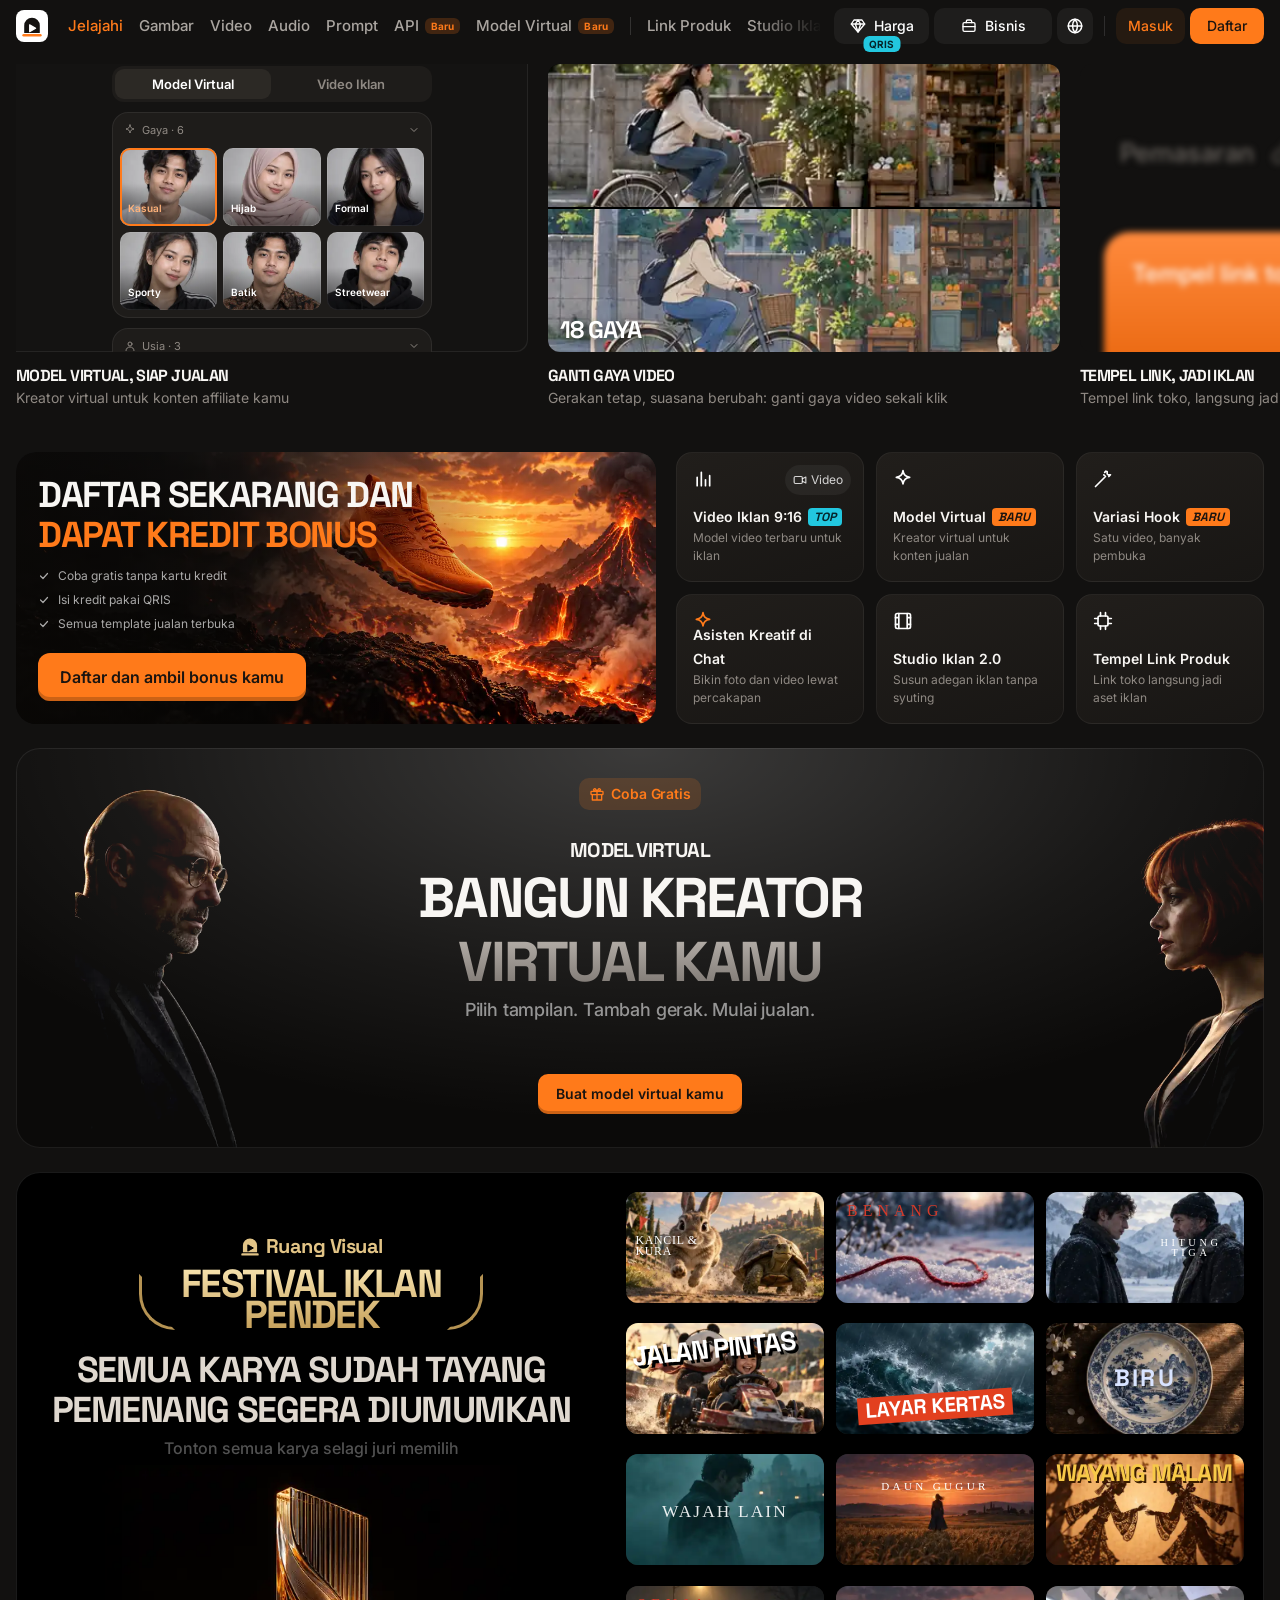
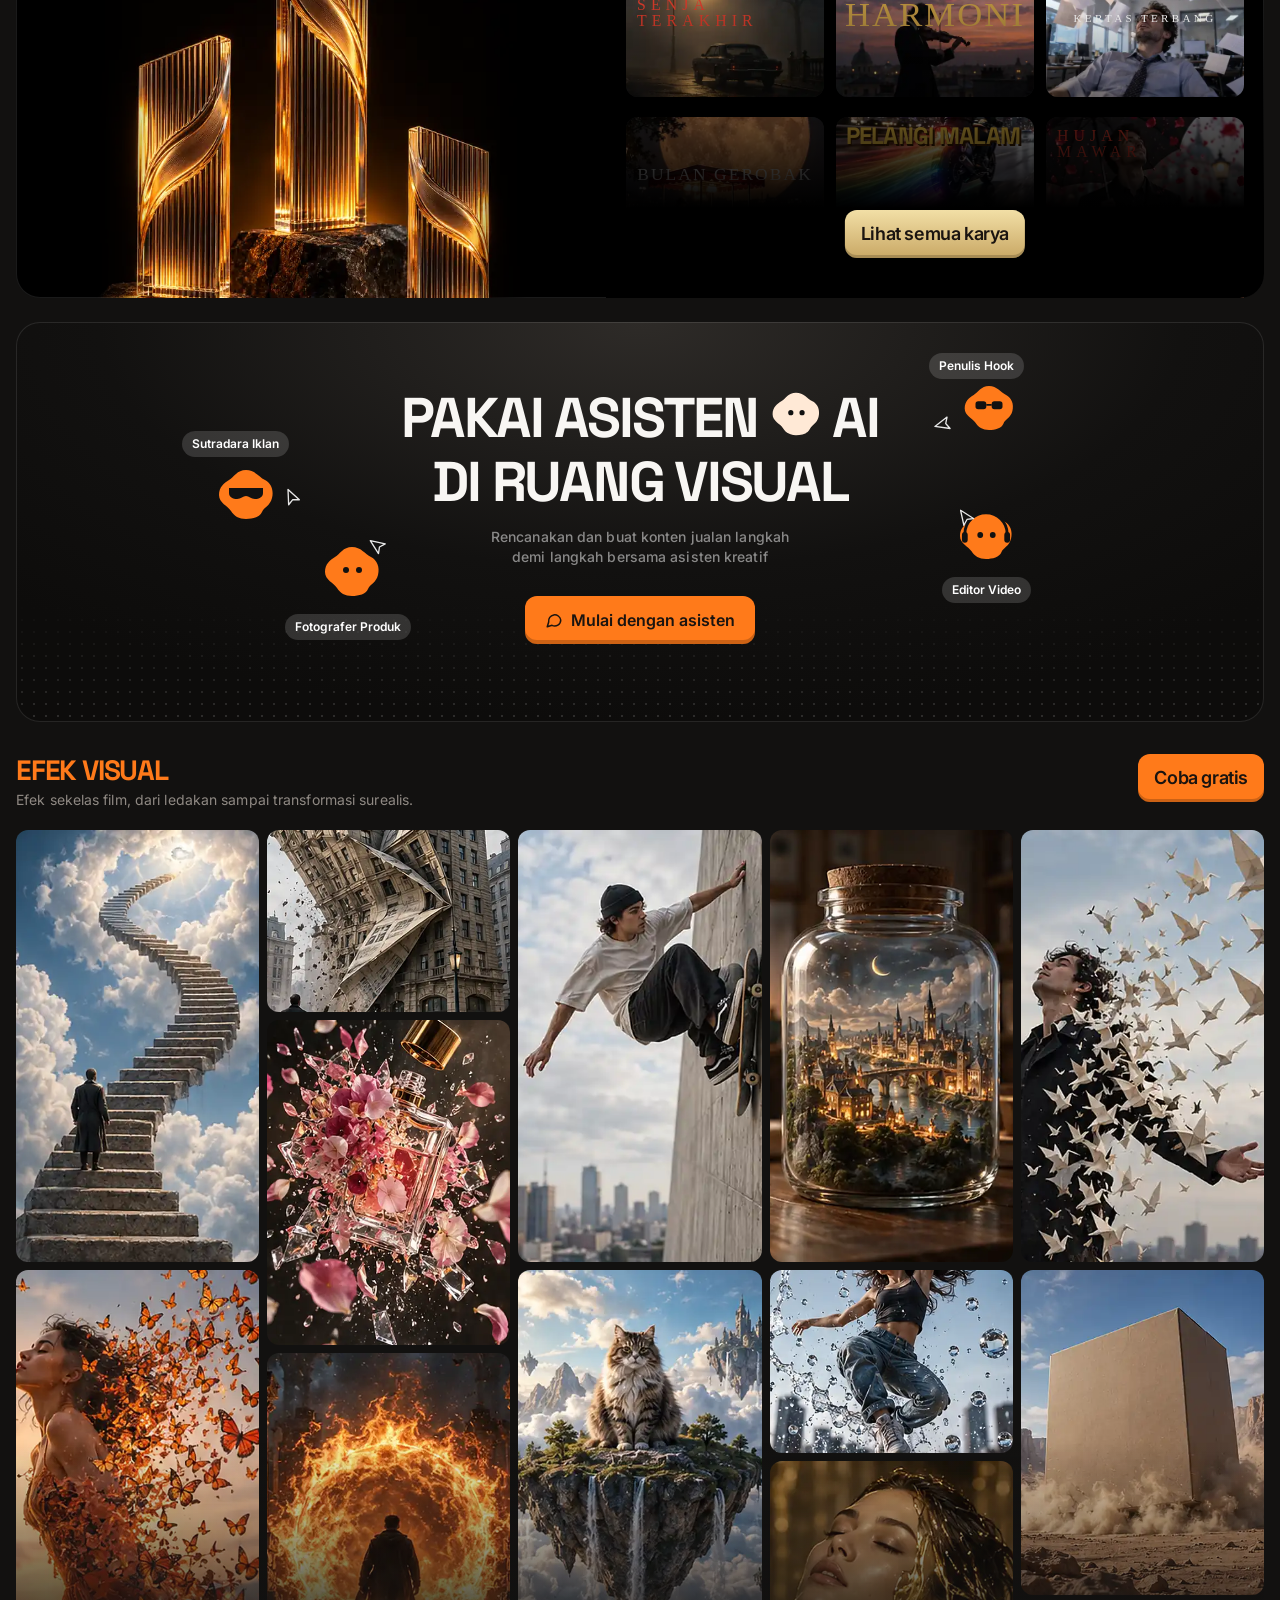
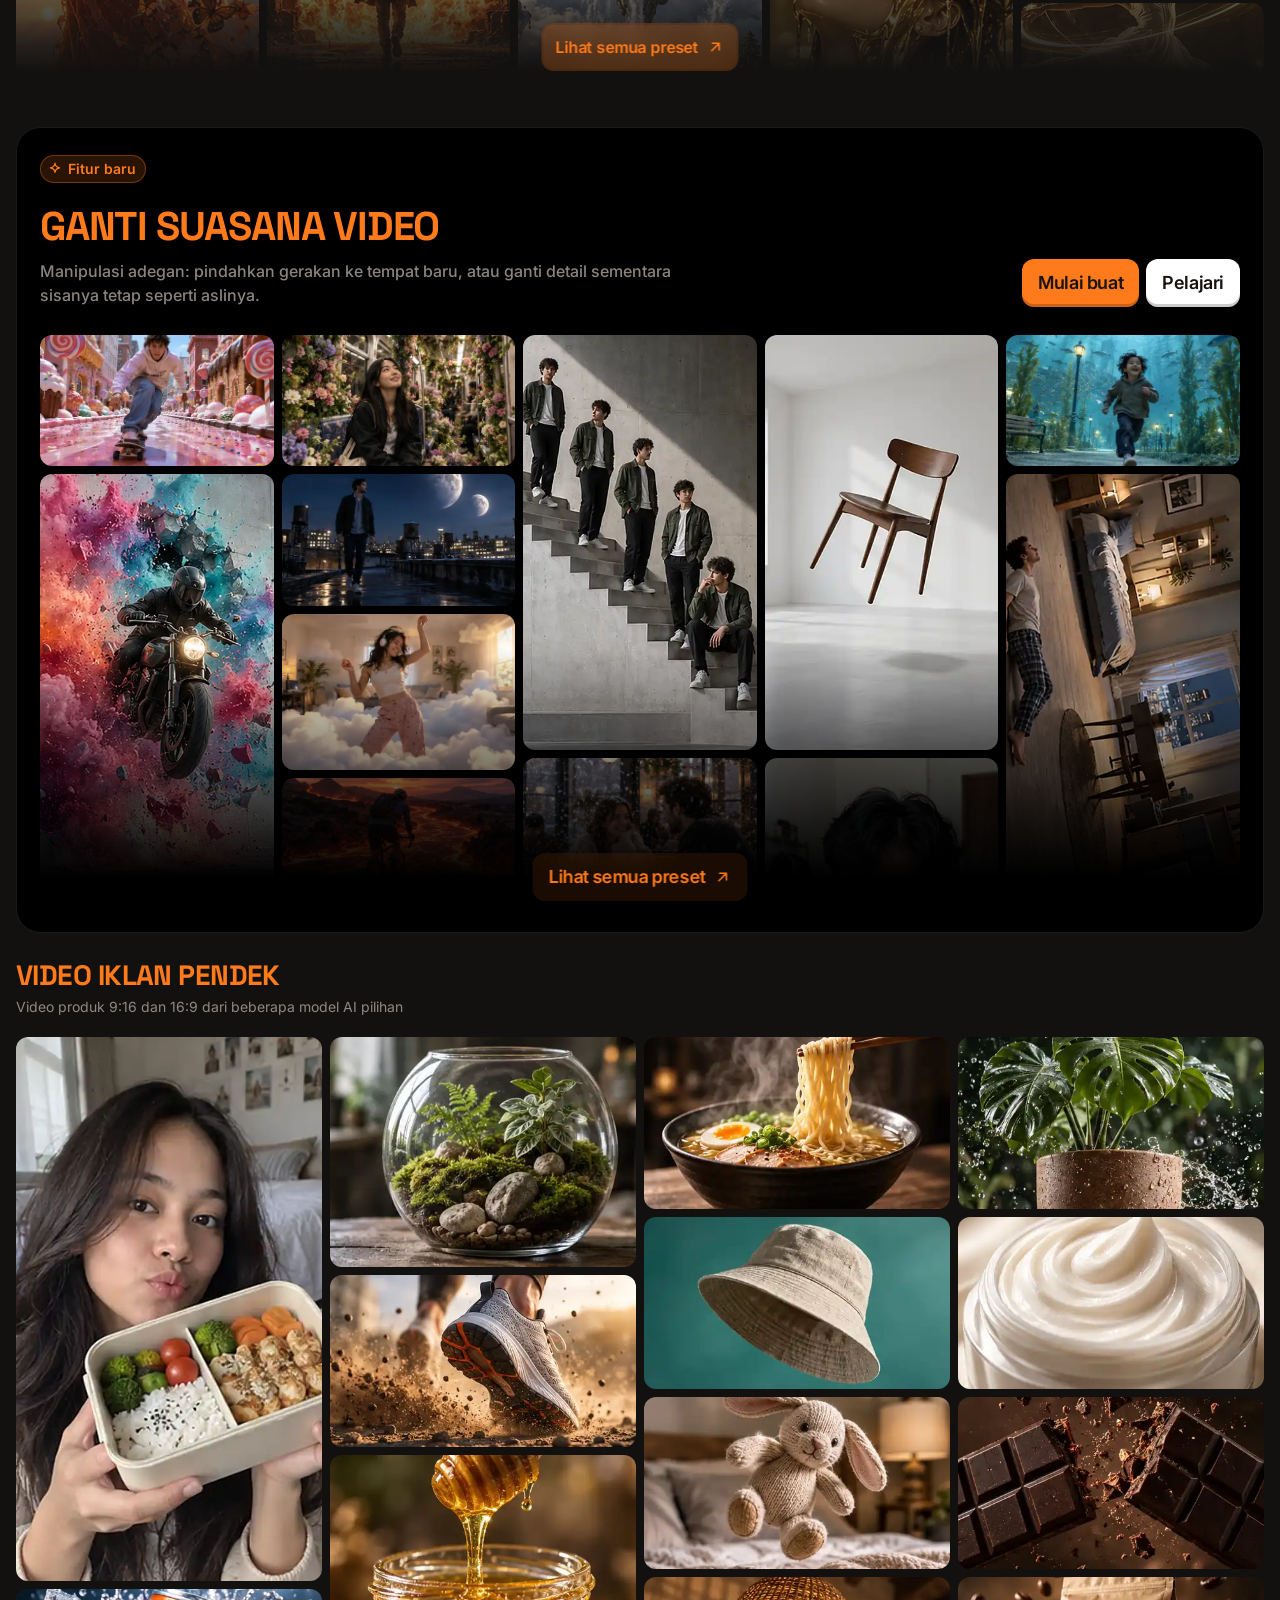
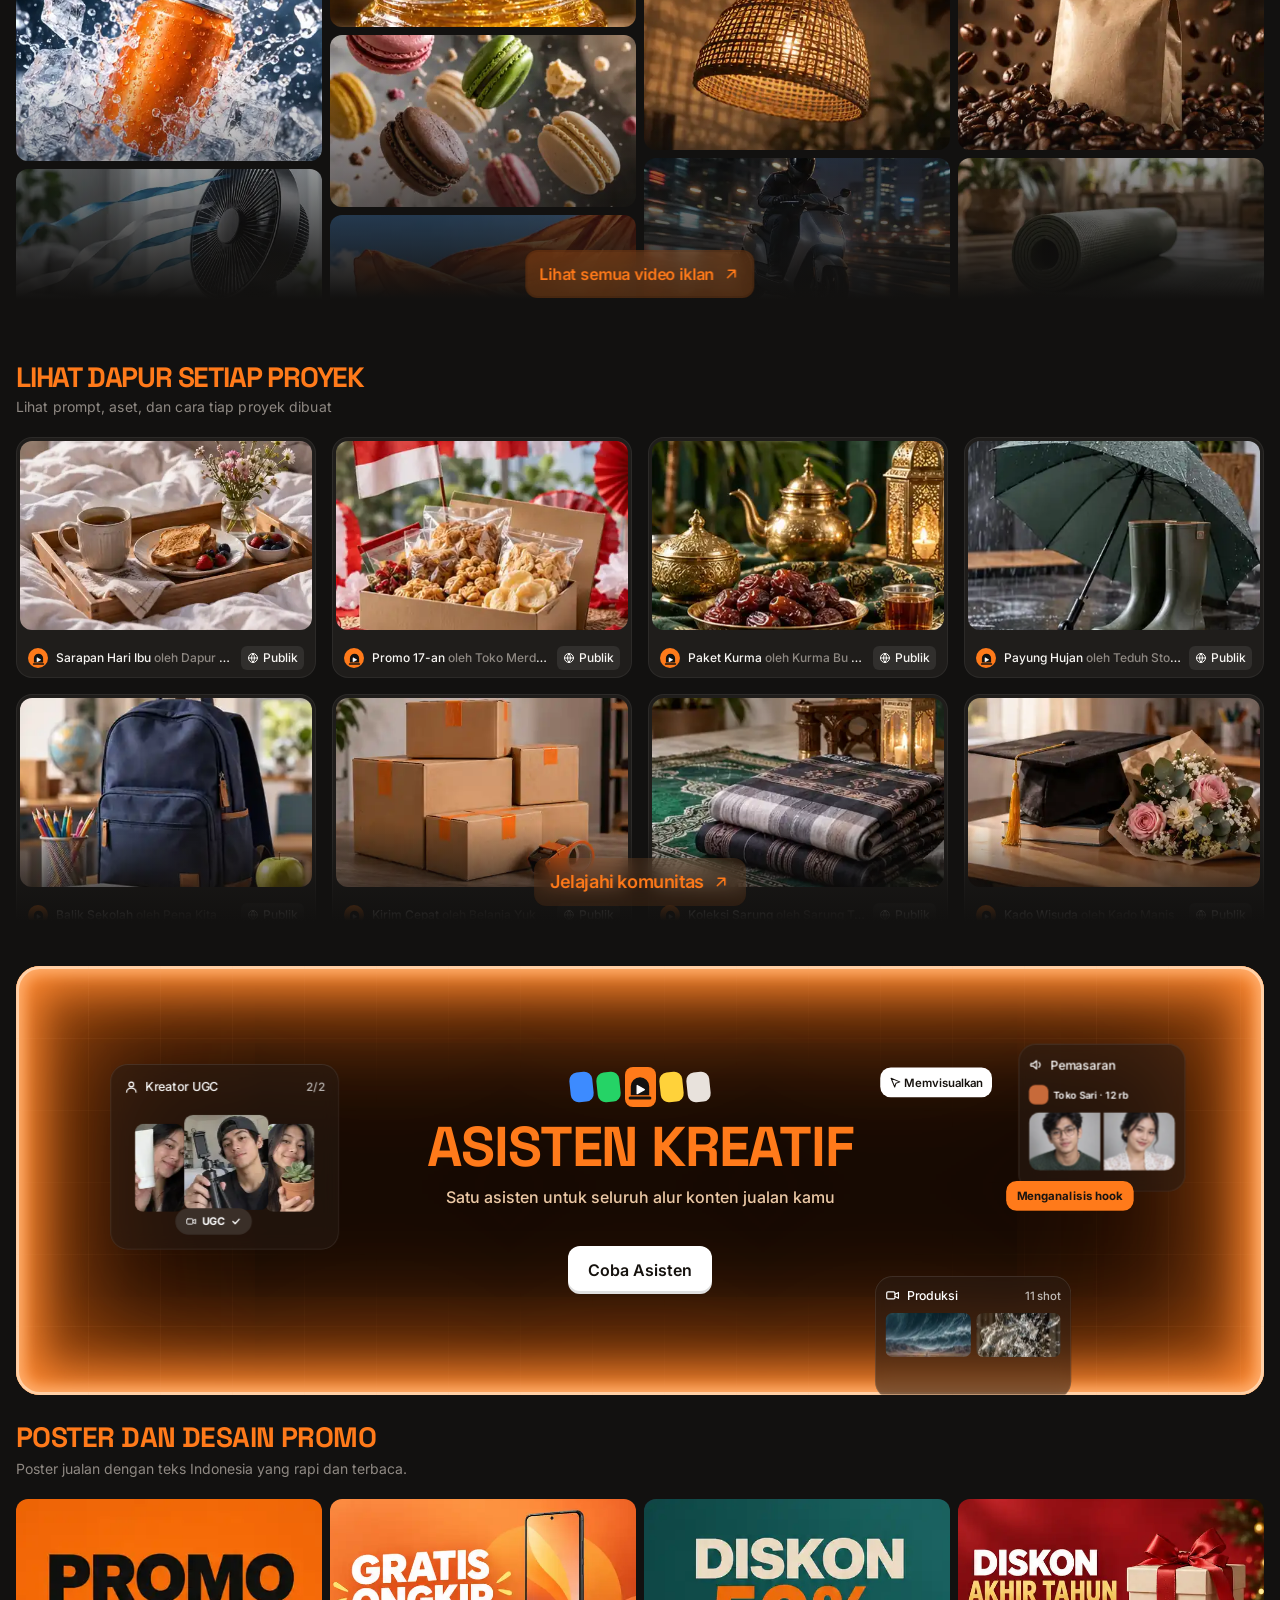
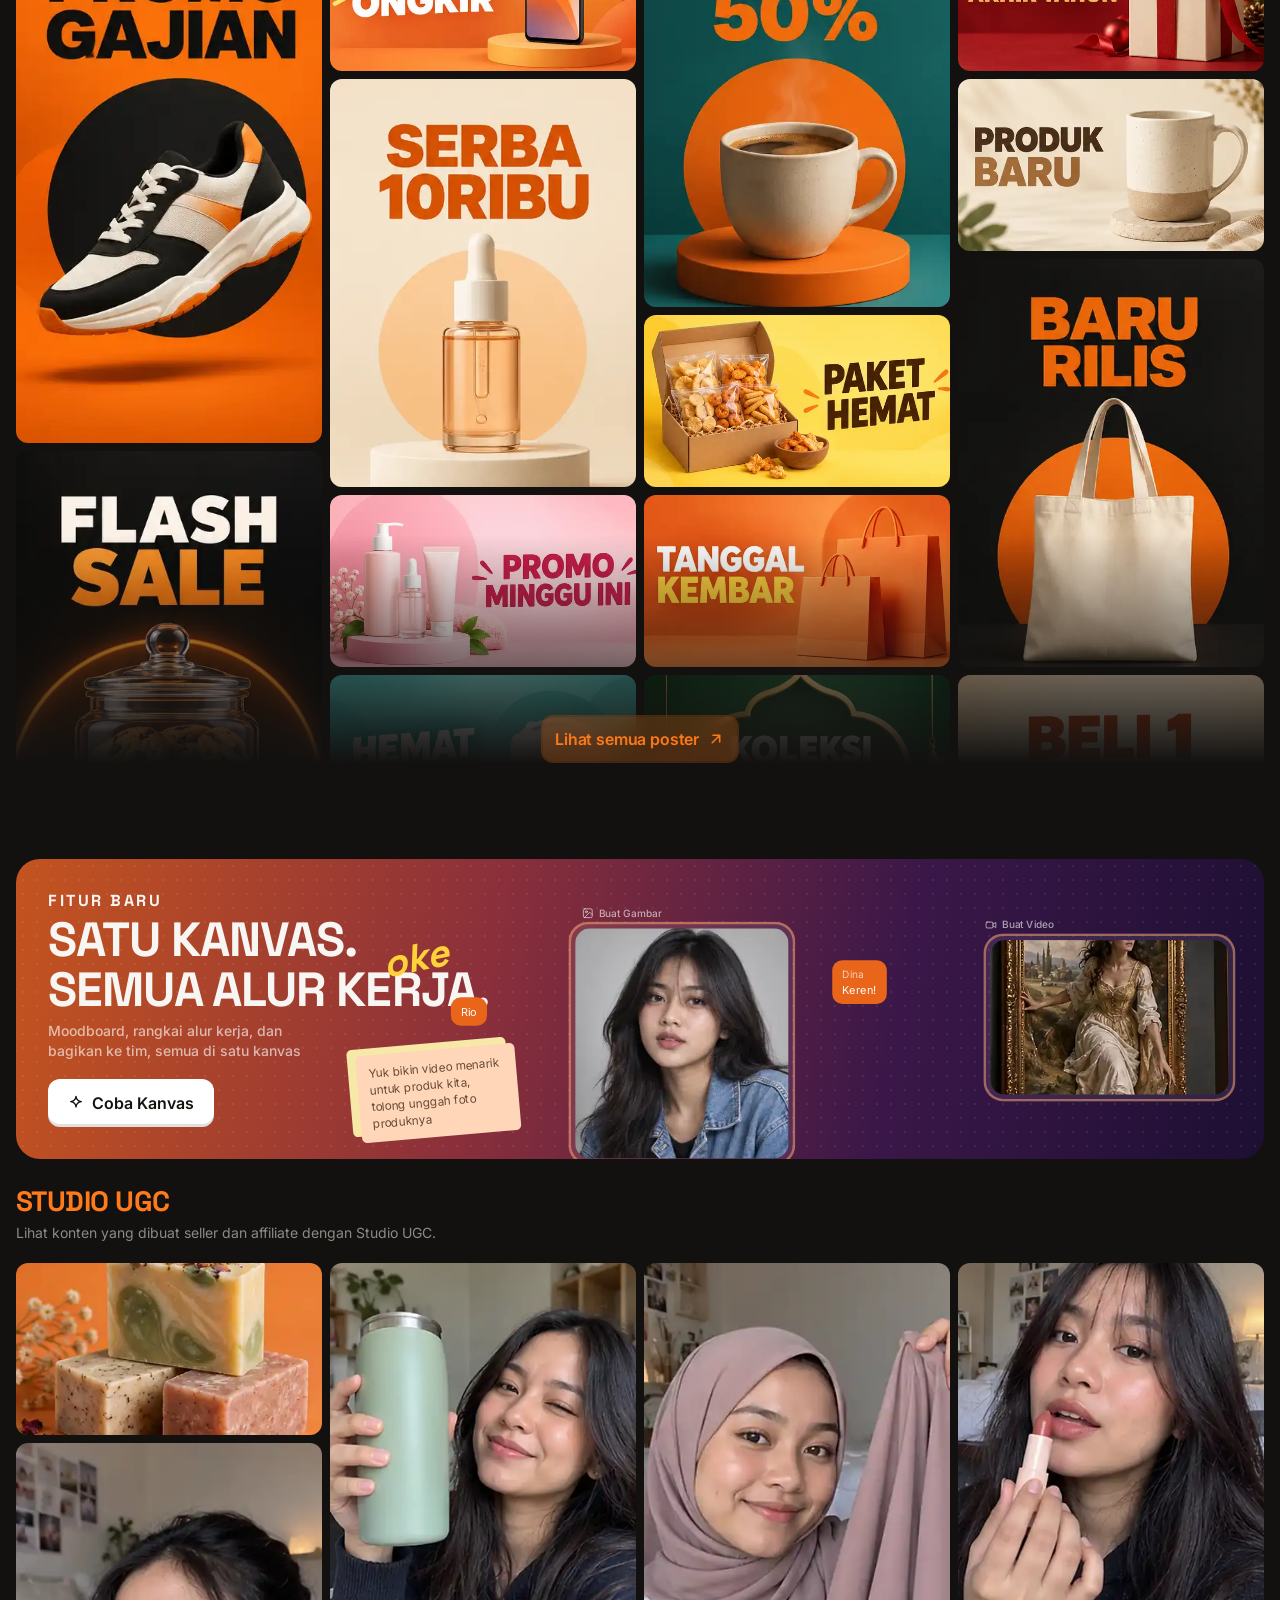
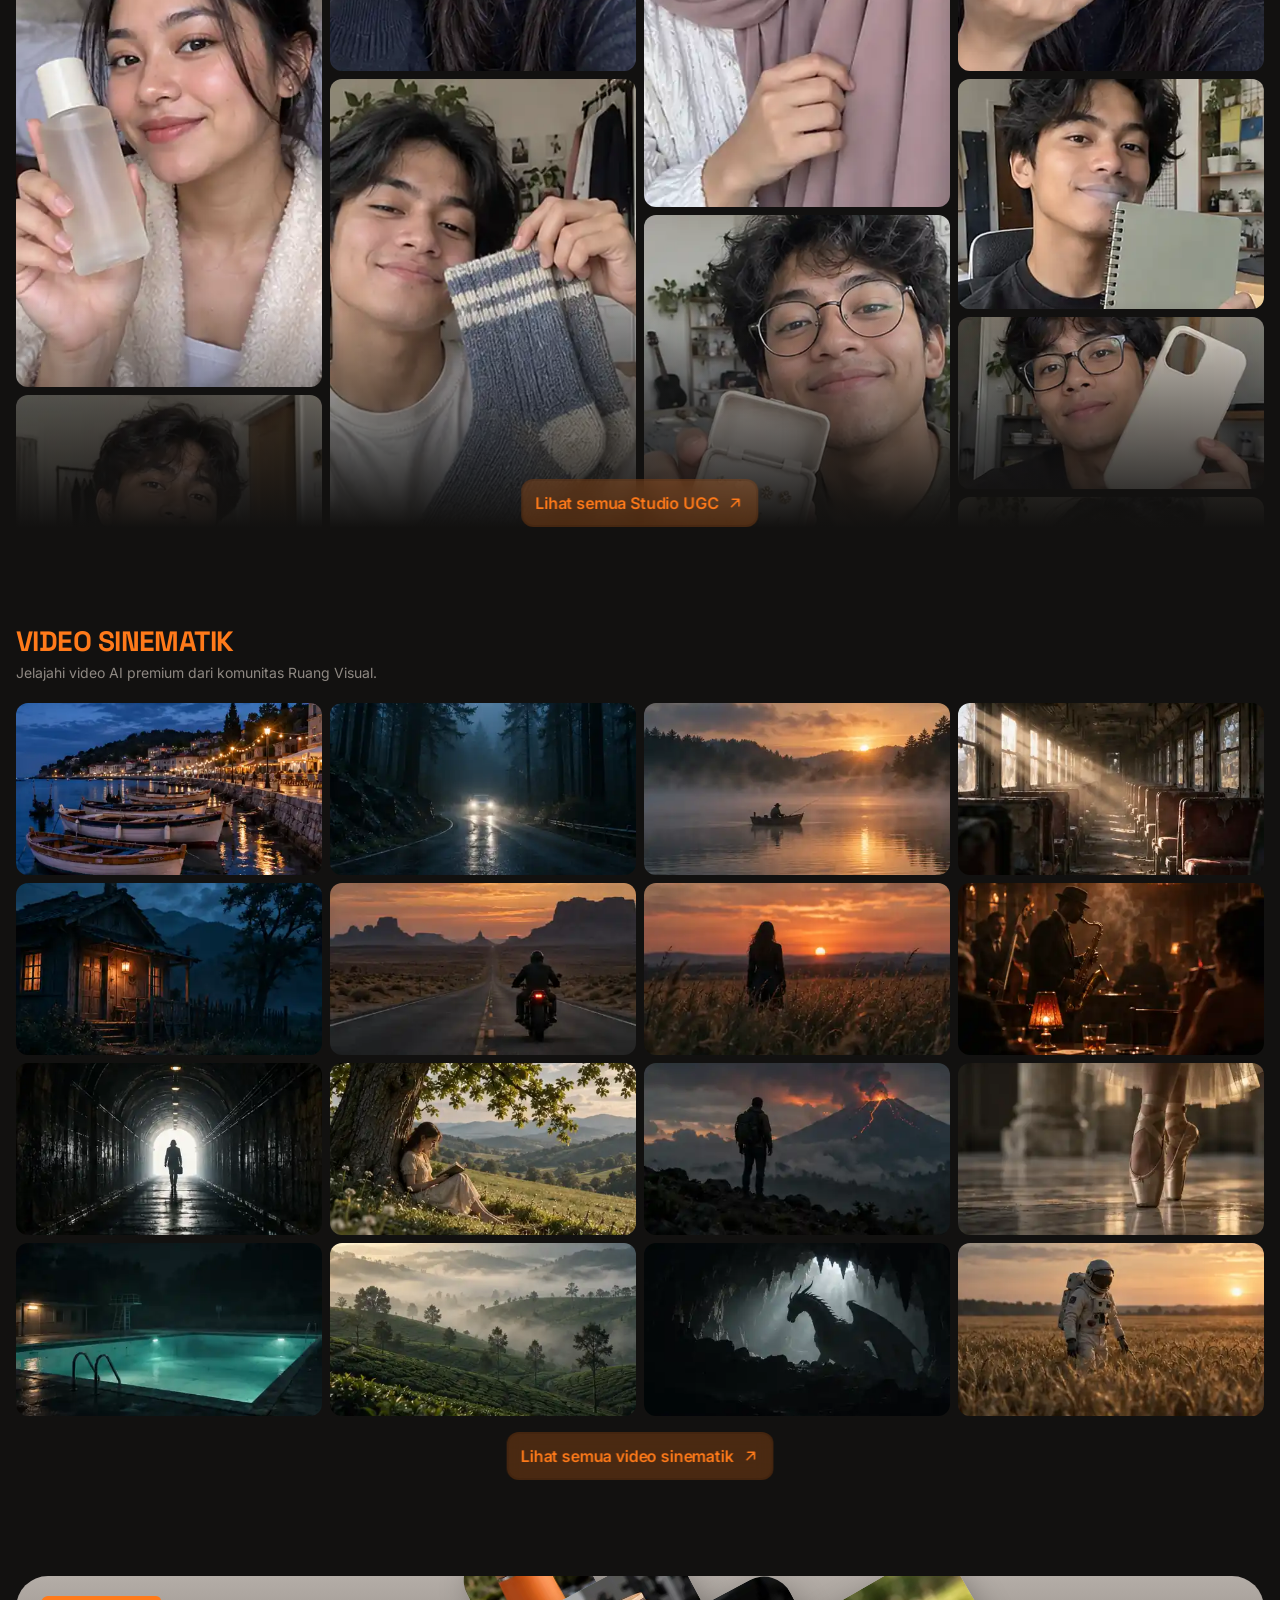
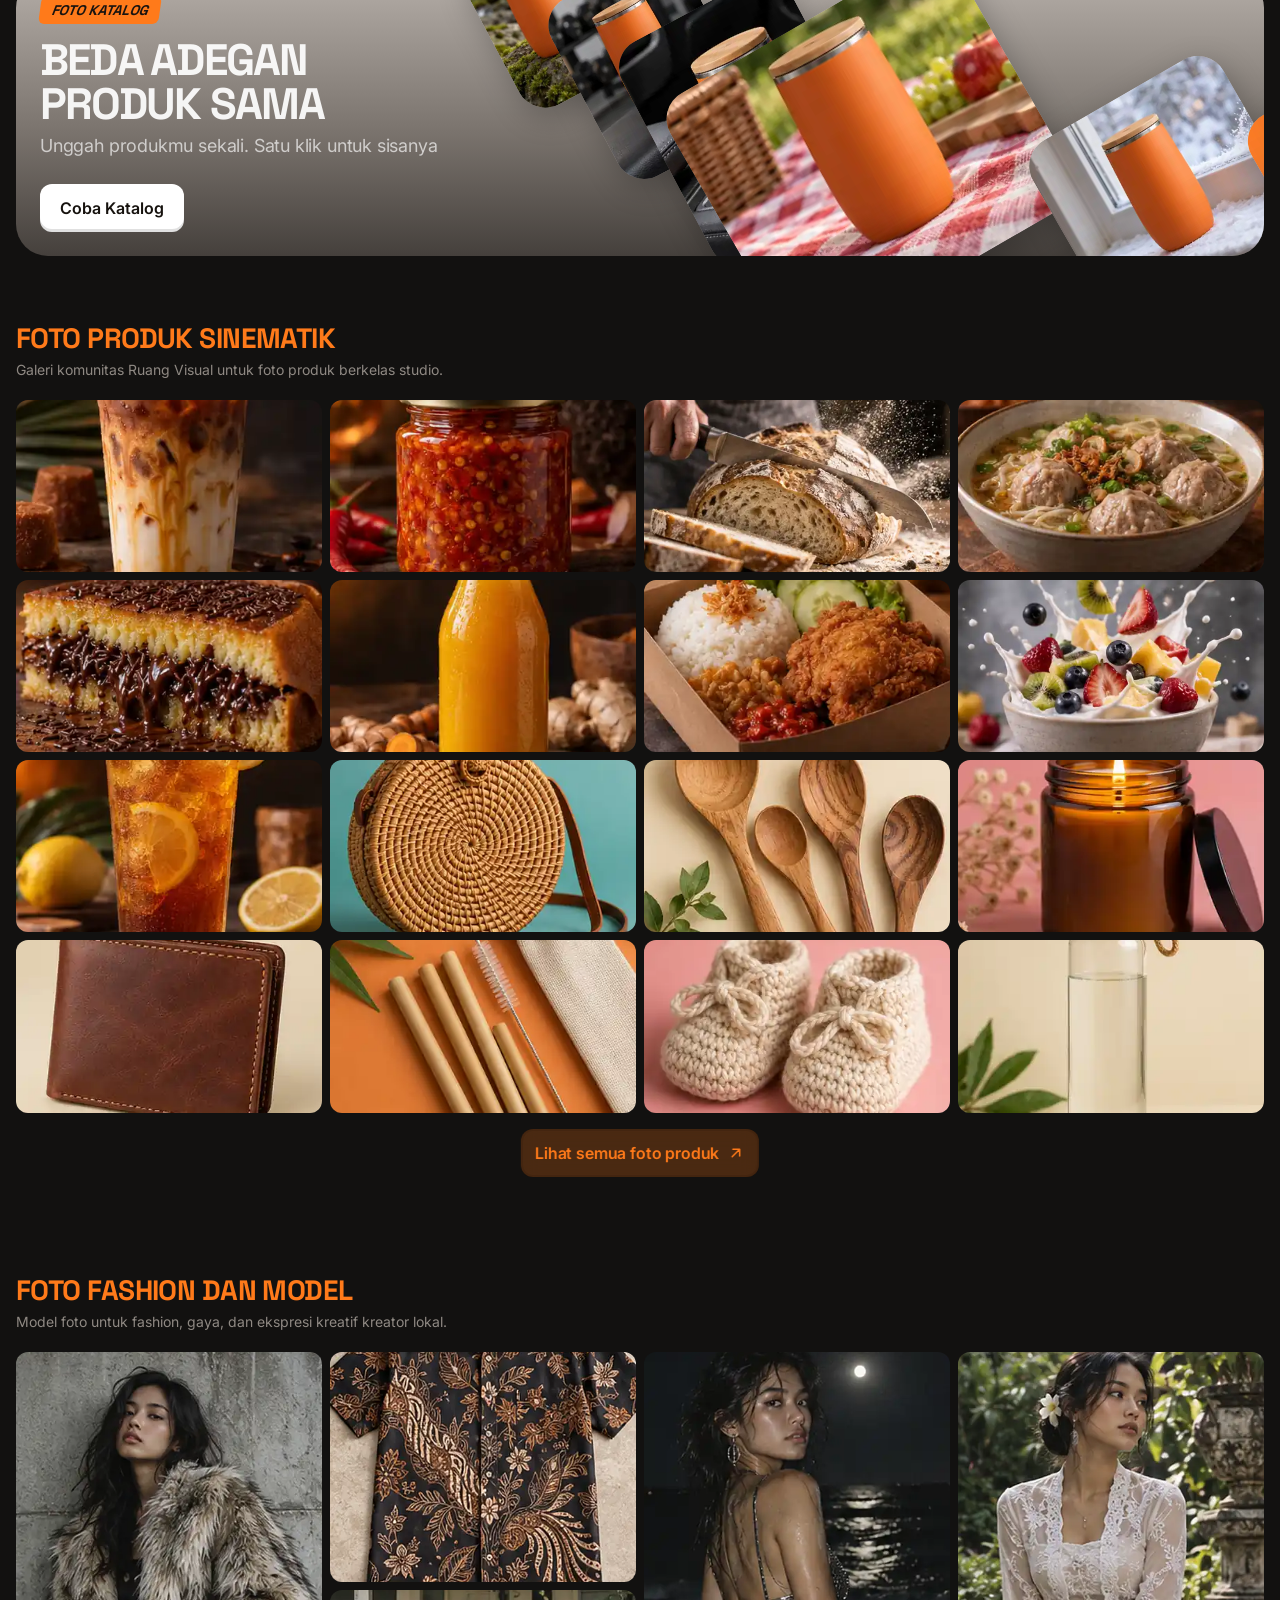
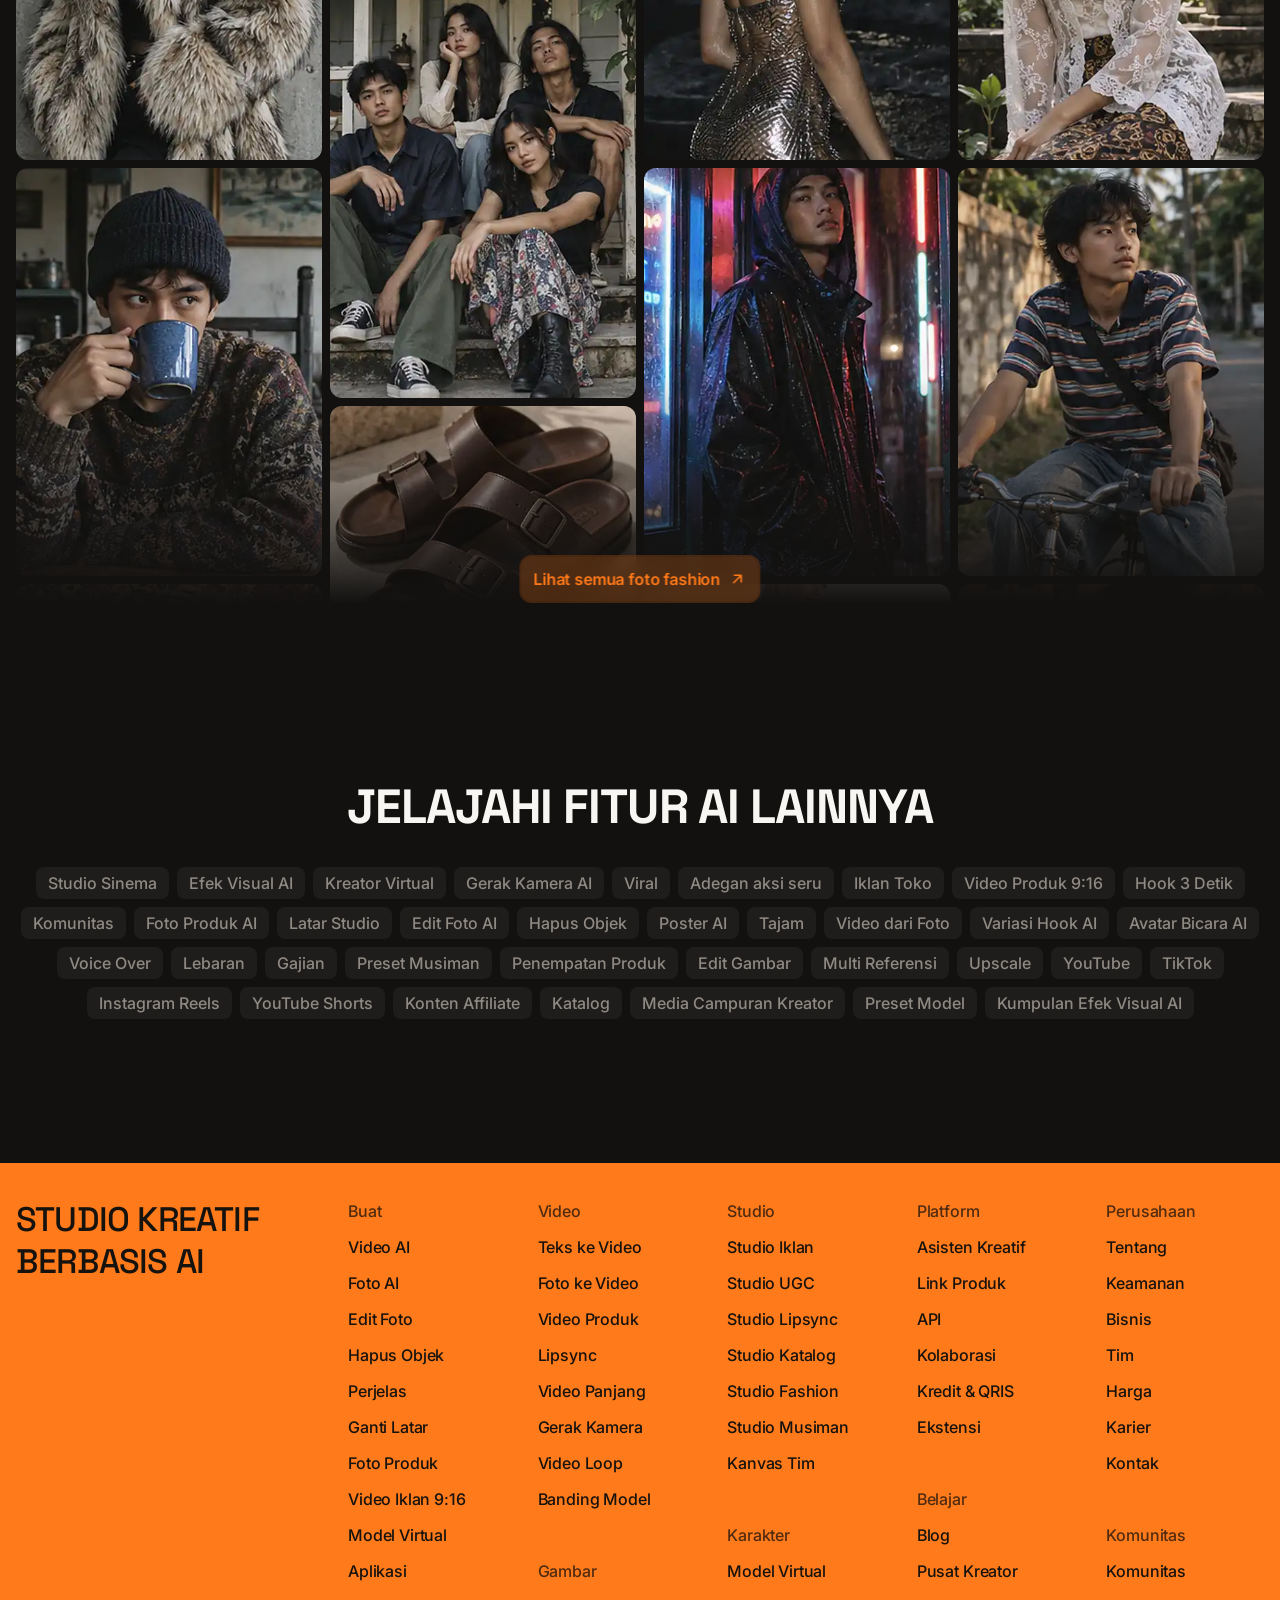
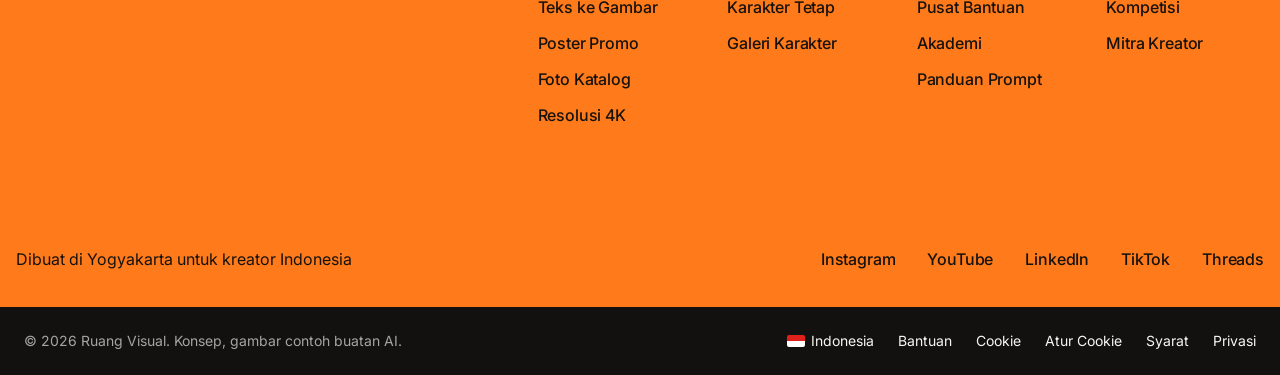
<file: site/ruang-visual/index.html>
<!doctype html>
<html lang="id">
<head>
<meta charset="utf-8">
<meta name="viewport" content="width=device-width,initial-scale=1">
<meta name="robots" content="noindex,nofollow">
<title>Ruang Visual</title>
<meta name="description" content="Konsep Ruang Visual: generator gambar dan video AI multi-model untuk seller, affiliate, dan kreator Indonesia. Kredit Rupiah lewat QRIS.">
<meta name="theme-color" content="#121110">
<link rel="icon" type="image/svg+xml" href="data:image/svg+xml,%3Csvg xmlns=%22http://www.w3.org/2000/svg%22 viewBox=%220 0 24 24%22%3E%3Crect width=%2224%22 height=%2224%22 rx=%226%22 fill=%22%23fff%22/%3E%3Cg transform=%22translate(1.2 .9) scale(.9)%22%3E%3Cpath d=%22M3.5 19.6V11.5a8.5 8.5 0 0 1 17 0v8.1z%22 fill=%22%23141210%22/%3E%3Cpath d=%22M9.4 10.6v7.6l6.6-3.8z%22 fill=%22%23fff%22 stroke=%22%23fff%22 stroke-width=%221.2%22 stroke-linejoin=%22round%22/%3E%3Crect x=%221.5%22 y=%2220.7%22 width=%2221%22 height=%222.8%22 rx=%221.4%22 fill=%22%23FF7A1A%22/%3E%3C/g%3E%3C/svg%3E">
<link rel="preconnect" href="https://fonts.googleapis.com">
<link rel="preconnect" href="https://fonts.gstatic.com" crossorigin>
<link href="https://fonts.googleapis.com/css2?family=Inter:wght@400;500;600;700&family=Space+Grotesk:wght@500;700&display=swap" rel="stylesheet">
<style>
:root{--bg:#121110;--black:#000;--card:#1f1d1b;--line:rgba(255,255,255,.08);--text:#f8f6f3;--muted:#8f8983;
--acc:#FF7A1A;--ink:#1a1410;--acc2:rgba(255,122,26,.2);--hot:#22C7DF;--hotink:#05262c;--foot:#16120e}
*{box-sizing:border-box;margin:0;padding:0}
html{-webkit-text-size-adjust:100%}
body{background:var(--bg);color:var(--text);font:400 16px/24px Inter,system-ui,sans-serif;overflow-x:hidden;-webkit-font-smoothing:antialiased}
a{color:inherit;text-decoration:none}
img{display:block;width:100%;height:100%;object-fit:cover}
ul{list-style:none}
.sg{font-family:'Space Grotesk',Inter,sans-serif}
.i{flex:none;display:block}
/* nav */
.nav{position:sticky;top:0;z-index:40;height:52px;display:flex;align-items:center;padding:0 16px;background:var(--bg)}
.logo{width:32px;height:32px;border-radius:8px;background:#fff;display:grid;place-items:center;flex:none}
.wm{display:none}
.menu{display:flex;align-items:center;flex:1;min-width:0;overflow:hidden;margin-left:12px;-webkit-mask-image:linear-gradient(90deg,#000 calc(100% - 72px),transparent);mask-image:linear-gradient(90deg,#000 calc(100% - 72px),transparent)}
.menu a{flex:none;display:flex;align-items:center;gap:6px;height:28px;padding:0 8px;font-size:15px;font-weight:500;color:#aaa5a0;white-space:nowrap;transition:color .2s}
.menu a:hover{color:#fff}.menu a.on{color:var(--acc)}
.tag{font-size:10px;font-weight:700;line-height:12px;letter-spacing:.1px;color:var(--acc);background:var(--acc2);border-radius:6px;padding:2px 6px}
.tag.plain{background:none;padding:0}
.menu .sep{width:1px;height:18px;background:rgba(255,255,255,.14);margin:0 8px;padding:0;flex:none}
.right{display:flex;align-items:center;gap:5px;margin-left:12px;flex:none}
.pill{height:36px;padding:0 12px;border-radius:10px;background:rgba(255,255,255,.05);display:flex;align-items:center;gap:8px;font-size:14px;font-weight:500;line-height:20px;color:#fff;position:relative;white-space:nowrap;transition:background .2s}
.pill:hover{background:rgba(255,255,255,.1)}
.pill.sq{width:36px;padding:0;justify-content:center}
.off{position:absolute;left:50%;top:28px;transform:translateX(-50%);font-size:10px;font-weight:700;line-height:10px;padding:3px 6px;border-radius:6px;background:var(--hot);color:var(--hotink);white-space:nowrap}
.vsep{width:1px;height:20px;background:rgba(255,255,255,.12);margin:0 6px}
.login{color:var(--acc);background:rgba(255,122,26,.08)}
.right .pill{justify-content:center}.right .pill:first-child{min-width:95px}.pill.ent{min-width:118px}.login{min-width:61px}.signup{min-width:74px}
.signup{background:var(--acc);color:var(--ink)}.signup:hover{background:#ff8c38}
.ig{display:none}
/* hero carousel */
.hero{padding-top:12px;position:relative}
.track{display:flex;gap:20px;padding:0 16px;overflow:hidden}
.hc{flex:none;width:512px}
.hc .m{height:288px;border-radius:12px;overflow:hidden;position:relative;background:var(--card)}
.hc h3{margin-top:12px;font:700 16px/24px 'Space Grotesk',sans-serif;letter-spacing:-.04em;text-transform:uppercase}
.hc p{font-size:14px;line-height:20px;min-height:24px;color:var(--muted)}
.hc .m img{transition:transform .6s ease}.hc:hover .m img{transform:scale(1.03)}
.next{position:absolute;right:4px;top:116px;width:40px;height:40px;border-radius:999px;background:rgba(255,255,255,.05);display:grid;place-items:center;color:#fff;backdrop-filter:blur(8px);opacity:0;transition:opacity .2s}
.hero:hover .next,.next:focus-visible{opacity:1}
.hc .mock1{background:#141312;padding:2px 0 0 96px;box-shadow:inset -1px -1px 0 rgba(255,255,255,.07);border-radius:0 0 12px 0;overflow:hidden}
.seg{width:320px;height:36px;border-radius:12px;background:#1e1c1a;display:flex;padding:3px;gap:3px}
.seg span{flex:1;border-radius:9px;display:grid;place-items:center;font-size:13px;font-weight:600;color:#8f8983}
.seg span:first-child{background:#2c2925;color:#fff}
.opt,.opt2{margin-top:10px;width:320px;border-radius:16px;background:#1e1c1a;box-shadow:inset 0 0 0 1px rgba(255,255,255,.07);padding:8px}
.opt2{height:40px}
.oh{display:flex;gap:6px;align-items:center;font-size:11px;color:#8f8983;line-height:16px;padding:2px 4px}
.oh .i:last-child{margin-left:auto}
.opt .og{margin-top:8px;display:grid;grid-template-columns:repeat(3,1fr);gap:6px}
.opt .og span{height:78px;border-radius:10px;position:relative;overflow:hidden;background:#262320}
.opt .og span img{position:absolute;inset:0}
.opt .og span::after{content:"";position:absolute;inset:0;background:linear-gradient(transparent 45%,rgba(0,0,0,.6));border-radius:10px;box-shadow:inset 0 0 0 1px rgba(255,255,255,.08)}
.opt .og span:first-child::after{box-shadow:inset 0 0 0 2px var(--acc)}
.opt .og b{position:absolute;left:8px;bottom:6px;z-index:2;font-size:10px;font-weight:600;color:#fff}
.opt .og span:first-child b{color:#ffb27a}
.hc .split{display:grid;grid-template-rows:1fr 1fr;gap:2px;background:#000}
.split>div{overflow:hidden}
.lbl{position:absolute;left:12px;bottom:10px;font:700 24px/1 'Space Grotesk';letter-spacing:-.04em;color:#fff;text-shadow:0 2px 10px rgba(0,0,0,.6)}
.hc .mock3{background:#121110}
.mock3 .blur{position:absolute;inset:0;filter:blur(3px)}
.mock3 .lk{position:absolute;left:40px;top:76px;display:flex;gap:16px;align-items:center;color:#5f5a55;font-size:26px;font-weight:600;white-space:nowrap}
.mock3 .blk{position:absolute;left:24px;top:168px;width:470px;height:150px;border-radius:26px;background:linear-gradient(180deg,#ff8a3d,#e8650c)}
.mock3 .blk b{position:absolute;left:28px;top:30px;font:600 24px/1 Inter;color:rgba(255,255,255,.85)}
.mock3 .curb{position:absolute;left:238px;top:62px;color:#fff;filter:drop-shadow(0 2px 4px rgba(0,0,0,.6))}
/* top block */
.wrap{padding:0 16px}
.top{padding-top:8px;margin-top:32px;display:flex;flex-direction:column;gap:24px}
.surow{display:flex;gap:20px}
.su{flex:0 0 640px;height:272px;border-radius:20px;background:var(--card);position:relative;overflow:hidden;padding:23px 22px;cursor:pointer}
.su>img{position:absolute;inset:0;transition:transform .8s ease}.su:hover>img{transform:scale(1.04)}
.su::before{content:"";position:absolute;inset:0;background:linear-gradient(90deg,rgba(10,8,6,.86) 0,rgba(10,8,6,.55) 45%,rgba(10,8,6,0) 75%);z-index:1}
.su>*:not(img){position:relative;z-index:2}
.su h3{font:700 36px/40px 'Space Grotesk',sans-serif;letter-spacing:-1.44px;text-transform:uppercase}
.su h3 span{display:block}.su h3 span+span{color:var(--acc)}
.su ul{margin-top:12px;display:grid;gap:6px}
.su li{font-size:12px;line-height:18px;color:rgba(255,255,255,.65);display:flex;gap:8px;align-items:center}
.cta{display:inline-flex;align-items:center;justify-content:center;height:48px;padding:0 22px;border-radius:12px;background:var(--acc);color:var(--ink);font:600 16px/20px Inter,sans-serif;box-shadow:inset 0 -4px 0 rgba(0,0,0,.2);transition:filter .2s}
.cta:hover{filter:brightness(1.08)}
.su .cta{position:absolute;left:22px;top:201px}
.tiles{flex:1;display:grid;grid-template-columns:repeat(3,1fr);grid-template-rows:130px 130px;gap:12px}
.tile{border-radius:16px;border:1px solid rgba(255,255,255,.05);background:linear-gradient(160deg,#211e1b,#181614);padding:16px 16px 16px 16px;position:relative;display:flex;flex-direction:column;justify-content:flex-end;transition:border-color .2s,background .2s}
.tile:hover{border-color:rgba(255,122,26,.35)}
.tile .ti{position:absolute;left:16px;top:16px;color:#fff}
.tile .ti.acc{color:var(--acc)}
.tile b{font-size:14px;font-weight:600;line-height:24px;display:flex;align-items:center;gap:6px}
.tile small{font-size:12px;line-height:18px;color:var(--muted)}
.vchip{position:absolute;right:12px;top:12px;font-size:12px;line-height:18px;padding:6px 8px;border-radius:999px;background:rgba(255,255,255,.05);color:rgba(255,255,255,.8);display:flex;gap:4px;align-items:center}
.bt{font:700 12px/18px 'Space Grotesk';padding:0 6px;border-radius:4px;background:var(--hot);color:var(--hotink);text-transform:uppercase;font-style:italic}
.bn{font:700 12px/18px 'Space Grotesk';padding:0 6px;border-radius:4px;background:var(--acc);color:var(--ink);text-transform:uppercase;font-style:italic}
/* banner: virtual model */
.inf{display:block;height:400px;border-radius:24px;background:#0b0a09;position:relative;overflow:hidden;text-align:center;box-shadow:inset 0 0 0 1px rgba(255,255,255,.08)}
.inf::before{content:"";position:absolute;inset:0;background:radial-gradient(75% 110% at 50% 0,rgba(255,255,255,.2),rgba(255,255,255,.06) 55%,rgba(255,255,255,0) 85%)}
.inf .p{position:absolute;bottom:0;overflow:hidden;mix-blend-mode:lighten}
.inf .p img{object-fit:cover}
.inf .pl{left:59px;width:351px;height:384px}.inf .pr{right:-4px;width:387px;height:361px}
.inf .pl img{object-position:0 50%}.inf .pr img{object-position:100% 50%}
.inf .c{position:relative;z-index:2;padding-top:30px}
.free{display:inline-flex;align-items:center;gap:6px;height:32px;padding:0 10px;border-radius:10px;background:rgba(255,122,26,.16);color:var(--acc);font-size:14px;font-weight:600;letter-spacing:-.16px}
.inf .k{margin-top:28px;font:700 20px/24px 'Space Grotesk';letter-spacing:-.8px;text-transform:uppercase}
.inf h2{margin-top:4px;font:700 56px/64px 'Space Grotesk';letter-spacing:-2.24px;text-transform:uppercase}
.inf h2 span{display:block}.inf h2 span+span{background:linear-gradient(180deg,#bdb7b1,#77716c);-webkit-background-clip:text;background-clip:text;color:transparent}
.inf .d{margin-top:4px;font-size:18px;font-weight:500;line-height:24px;letter-spacing:-.18px;color:rgba(255,255,255,.55)}
.btn-s{display:inline-flex;align-items:center;height:40px;padding:0 18px;border-radius:10px;background:var(--acc);color:var(--ink);font-size:14px;font-weight:600;box-shadow:inset 0 -3px 0 rgba(0,0,0,.2)}
.inf .btn-s{margin-top:52px}
/* festival */
.fest{height:726px;border-radius:24px;background:#000;display:grid;grid-template-columns:590px 1fr;grid-template-rows:726px;overflow:hidden;box-shadow:inset 0 0 0 1px rgba(255,255,255,.1);position:relative}
.fl{position:relative;overflow:hidden;text-align:center}
.fl>img{position:absolute;left:50%;margin-left:calc(min(430px, 86%) / -2);bottom:-140px;width:min(430px, 86%);height:auto;object-fit:contain;-webkit-mask-image:linear-gradient(90deg,transparent,#000 12%,#000 88%,transparent);mask-image:linear-gradient(90deg,transparent,#000 12%,#000 88%,transparent)}
.fl h2{text-wrap:balance}
.fl .c{position:relative;z-index:2;padding-top:62px}
.mark{display:inline-flex;align-items:center;gap:6px;font:700 20px/24px 'Space Grotesk';color:#e2c486;letter-spacing:-.5px}
.ft{margin-top:6px;font:700 39px/31px 'Space Grotesk';letter-spacing:-1.56px;text-transform:uppercase;background:linear-gradient(180deg,#f6e2ad,#c6a05a);-webkit-background-clip:text;background-clip:text;color:transparent;position:relative;display:inline-block;padding:0 44px}
.ft::before,.ft::after{content:"";position:absolute;top:6px;width:30px;height:50px;border:3px solid #c9a35c;border-color:transparent transparent #c9a35c #c9a35c;border-radius:0 0 0 40px;opacity:.9}
.ft::before{left:2px}.ft::after{right:2px;transform:scaleX(-1)}
.fl h2{margin-top:16px;font:700 36px/40px 'Space Grotesk';letter-spacing:-1.44px;color:#dfd8cf;text-transform:uppercase}
.fl .d{margin-top:8px;font-size:16px;font-weight:500;line-height:20px;color:rgba(255,255,255,.32)}
.fr{position:relative;padding:20px;overflow:hidden}
.pg{display:grid;grid-template-columns:repeat(3,1fr);gap:20px 12px}
.po{position:relative;isolation:isolate;aspect-ratio:251/141;border-radius:12px;overflow:hidden;box-shadow:inset 0 0 0 1px rgba(255,255,255,.08);background:#111;container-type:inline-size}
.po span{position:absolute;z-index:2;color:#fff;text-transform:uppercase;line-height:1;white-space:nowrap}
.t1{left:4.8cqw;top:21.5cqw;font:500 6cqw/1.05 Georgia,serif;letter-spacing:.06em;white-space:normal!important;max-width:44cqw}
.t2{left:5.6cqw;top:5.6cqw;font:400 8cqw/1.15 Georgia,serif;letter-spacing:.32em;color:#d43a2a!important;white-space:normal!important;max-width:80cqw}
.t3{right:8.8cqw;top:23cqw;font:300 5.2cqw/1.5 Georgia,serif;letter-spacing:.35em;text-align:center;white-space:normal!important;max-width:36cqw}
.t4{left:3.2cqw;top:6.4cqw;font:800 13.5cqw/.9 'Space Grotesk';letter-spacing:-.04em;transform:rotate(-6deg);text-shadow:.12em .12em 0 #000}
.t5{left:50%;bottom:7.2cqw;transform:translateX(-50%) rotate(-4deg);font:800 10.4cqw/1 'Space Grotesk';background:#e2401f;padding:1.6cqw 4cqw}
.t6{left:50%;top:50%;transform:translate(-50%,-50%);font:800 12cqw/1 'Space Grotesk';letter-spacing:.1em;color:#d9e4ff!important;text-shadow:0 0 10px rgba(0,0,0,.8)}
.t7{left:50%;top:24.7cqw;transform:translateX(-50%);font:400 8.8cqw/1 Georgia,serif;letter-spacing:.12em;opacity:.9}
.t8{left:50%;top:13.5cqw;transform:translateX(-50%);font:400 5.6cqw/1 Georgia,serif;letter-spacing:.3em}
.t9{left:4.8cqw;top:4cqw;font:800 12cqw/1 'Space Grotesk';color:#f7c948!important;letter-spacing:-.03em;text-shadow:.07em .07em 0 #3b1d00}
.t10{left:50%;top:5.6cqw;transform:translateX(-50%);font:400 17.5cqw/1 Georgia,serif;letter-spacing:.06em;color:#b8913f!important}
.fr .fade{height:300px}
.gold{position:absolute;left:50%;transform:translateX(-50%);top:638px;z-index:3;height:48px;padding:0 16px;border-radius:12px;display:flex;align-items:center;font:600 18px/24px Inter;letter-spacing:-.4px;color:#1a1410;background:linear-gradient(180deg,#f2dfa6,#c9a865);box-shadow:inset 0 -3px 0 rgba(0,0,0,.18);white-space:nowrap}
/* assistant banner */
.mcp{display:block;height:400px;border-radius:24px;position:relative;overflow:hidden;text-align:center;background:radial-gradient(70% 100% at 50% 0,#2e2b28 0,#121110 62%,#0d0c0b 100%);box-shadow:inset 0 0 0 1px rgba(255,255,255,.1)}
.mcp::after{content:"";position:absolute;left:0;right:0;bottom:0;height:120px;background-image:radial-gradient(rgba(255,255,255,.14) 1px,transparent 1.2px);background-size:12px 12px;-webkit-mask-image:linear-gradient(transparent,#000);mask-image:linear-gradient(transparent,#000)}
.mcp h2{position:relative;z-index:2;padding-top:64px;font:700 56px/64px 'Space Grotesk';letter-spacing:-2.24px;text-transform:uppercase}
.mcp h2 span{display:block}
.mcp h2 .blob{display:inline-block;width:52px;height:46px;vertical-align:-4px;margin:0 6px}
.mcp .d{position:relative;z-index:2;margin:13px auto 0;max-width:330px;font-size:14px;font-weight:500;line-height:20px;letter-spacing:.1px;color:rgba(255,255,255,.5)}
.mcp .cta{position:relative;z-index:2;margin-top:29px;height:48px;padding:0 20px;gap:8px}
.role{position:absolute;z-index:2;font-size:12px;font-weight:600;line-height:16px;padding:5px 10px;border-radius:999px;background:rgba(255,255,255,.15);color:#fff;white-space:nowrap}
.mas2{position:absolute;z-index:2}
.deco{position:absolute;left:50%;top:0;width:1408px;height:100%;margin-left:-704px;transform-origin:50% 50%;pointer-events:none;z-index:2}
.mrow{display:none;position:relative;z-index:2;justify-content:center;gap:14px;margin-top:14px}
.mi{display:inline-flex;align-items:center;gap:6px}
.mi em{font-style:normal;font-size:12px;font-weight:600;line-height:16px;padding:5px 10px;border-radius:999px;background:rgba(255,255,255,.15);color:#fff;white-space:nowrap}
.cur{position:absolute;z-index:2;color:#fff;opacity:.9}
/* section heads */
.sh{display:flex;justify-content:space-between;align-items:flex-start;gap:16px}
.sh .t,.mh .mt{display:block;font:700 28px/32px 'Space Grotesk',sans-serif;letter-spacing:-1.2px;color:var(--acc);text-transform:uppercase}
.sh p{margin-top:4px;font-size:14px;line-height:20px;letter-spacing:.1px;color:var(--muted)}
.btn-l{display:inline-flex;align-items:center;justify-content:center;height:48px;padding:0 16px;border-radius:12px;background:var(--acc);color:var(--ink);font:600 18px/24px Inter;letter-spacing:-.4px;box-shadow:inset 0 -3px 0 rgba(0,0,0,.2);white-space:nowrap;flex:none;transition:filter .2s}
.btn-l:hover{filter:brightness(1.08)}
.btn-w{background:#fff;color:#16120e}
.vfx{margin-top:32px}
.gw{position:relative;margin-top:20px;container-type:inline-size}
.clip{position:relative;overflow:hidden;height:var(--hA)}
.gw.flat .fade{display:none}
.mas{display:grid;grid-template-columns:repeat(var(--n),1fr);gap:8px;align-items:start}
.col{display:flex;flex-direction:column;gap:8px;min-width:0}
.card{display:block;border-radius:12px;overflow:hidden;background:var(--card);position:relative}
.card img{transition:transform .6s ease}.card:hover img{transform:scale(1.04)}
.spacer{width:100%}
.hov{position:absolute;inset:0;display:flex;flex-direction:column;align-items:center;justify-content:center;gap:10px;background:rgba(0,0,0,.45);opacity:0;transition:opacity .25s;text-align:center;padding:12px}
.card:hover .hov{opacity:1}
.hov>span:first-child{font:700 30px/1 'Space Grotesk';letter-spacing:-1.2px;text-transform:uppercase;color:#fff}
.rec{display:inline-flex;align-items:center;gap:6px;height:40px;padding:0 12px;border-radius:10px;background:rgba(255,122,26,.16);color:var(--acc);font-size:14px;font-weight:600;backdrop-filter:blur(6px)}
.fade{position:absolute;left:0;right:0;bottom:0;height:260px;background:linear-gradient(rgba(18,17,16,0),var(--bg) 88%);pointer-events:none;z-index:1}
.more{position:absolute;z-index:2;left:50%;transform:translateX(-50%);bottom:32px;height:48px;padding:0 12px;border-radius:12px;background:rgba(255,122,26,.24);border:2px solid rgba(0,0,0,.09);color:var(--acc);font:600 16px/24px Inter;letter-spacing:-.16px;display:flex;align-items:center;gap:8px;white-space:nowrap;backdrop-filter:blur(10px);-webkit-backdrop-filter:blur(10px);transition:background .2s}
.more:hover{background:rgba(255,122,26,.34)}
.more.big{font-size:18px;letter-spacing:-.4px;padding:0 16px;background:rgba(255,122,26,.1);border:0}
/* restyle card */
.gj{margin-top:24px;border-radius:24px;background:#000;box-shadow:inset 0 0 0 1px rgba(255,255,255,.1);padding:28px 24px 24px;overflow:hidden;position:relative}
.nm{display:inline-flex;align-items:center;gap:6px;height:28px;padding:0 10px 0 8px;border-radius:999px;background:rgba(255,122,26,.16);box-shadow:inset 0 0 0 1px rgba(255,122,26,.35);color:var(--acc);font-size:14px;font-weight:600;line-height:20px}
.gj h2{margin-top:20px;font:700 40px/48px 'Space Grotesk';letter-spacing:-1.2px;color:var(--acc);text-transform:uppercase}
.gj .row{margin-top:8px;display:flex;justify-content:space-between;align-items:flex-start;gap:24px}
.gj .row p{max-width:672px;font-size:16px;font-weight:500;line-height:24px;color:#8a847f}
.gj .bts{display:flex;gap:7px;padding-right:0}
.gj .gw{margin-top:28px}
.gj .gw .more{bottom:8px}
.gj .fade{background:linear-gradient(rgba(0,0,0,0),#000 88%)}
/* model sections */
.msec .mh{padding:0 16px}
.mh .mt{line-height:36px;letter-spacing:-.56px}
.mh p{margin-top:4px;font-size:14px;line-height:20px;color:var(--muted)}
.msec .gw{margin:20px 16px 0}
section[id]{scroll-margin-top:64px}
/* projects */
.proj{margin-top:32px;position:relative}
.proj .pg2{display:grid;grid-template-columns:repeat(4,1fr);gap:16px}
.pc{display:block;background:var(--card);border-radius:16px;padding:4px;box-shadow:inset 0 0 0 1px rgba(255,255,255,.06);height:241px;overflow:hidden}
.pc .m{height:189px;border-radius:12px;overflow:hidden}
.pc .cap{display:flex;align-items:center;gap:8px;margin:16px 8px 0;font-size:12px;font-weight:500;line-height:16px;white-space:nowrap}
.pc .av{width:20px;height:20px;border-radius:999px;background:var(--acc);display:grid;place-items:center;flex:none}
.pc .nmx{flex:1;min-width:0;overflow:hidden;text-overflow:ellipsis}
.pc .nmx i{font-style:normal;color:var(--muted)}
.pub{display:flex;align-items:center;gap:4px;padding:4px 6px;border-radius:6px;background:rgba(255,255,255,.08);font-size:12px;line-height:16px}
.pgw{position:relative;height:497px;overflow:hidden;margin-top:20px}
.proj .pg2{margin-top:0}
.proj .more{bottom:28px}
/* assistant superbanner */
.sc{display:block;margin-top:32px;height:429px;border-radius:24px;position:relative;overflow:hidden;text-align:center;background:#070403;
box-shadow:inset 0 0 0 3px #ffd0a6,inset 0 0 14px 8px #ffb070,inset 0 0 44px 22px #ff8a33,inset 0 0 110px 50px rgba(255,122,26,.6),inset 0 0 240px 100px rgba(120,45,0,.5)}
.sc .grid{position:absolute;inset:0;background-image:linear-gradient(rgba(255,170,110,.09) 1px,transparent 1px),linear-gradient(90deg,rgba(255,170,110,.09) 1px,transparent 1px);background-size:72px 72px;-webkit-mask-image:radial-gradient(90% 90% at 50% 50%,transparent 30%,#000 80%);mask-image:radial-gradient(90% 90% at 50% 50%,transparent 30%,#000 80%)}
.sc .apps{position:relative;z-index:2;margin:101px auto 0;width:140px;height:40px;display:flex;justify-content:center;gap:4px}
.sc .apps i{width:30px;height:30px;border-radius:8px;display:block;margin-top:5px;transform:rotate(-6deg)}
.sc .apps i:nth-child(3){width:40px;height:40px;margin-top:0;background:var(--acc)!important;transform:none;display:grid;place-items:center}
.sc h2{position:relative;z-index:2;margin-top:11px;font:700 56px/58.8px 'Space Grotesk';letter-spacing:-1.2px;color:var(--acc);text-transform:uppercase}
.sc .d{position:relative;z-index:2;margin-top:8px;font-size:16px;font-weight:500;line-height:24px;color:#ecc9a6}
.bw{display:inline-flex;align-items:center;gap:8px;height:48px;padding:0 20px;border-radius:12px;background:#fff;color:#16120e;font-size:16px;font-weight:600;box-shadow:inset 0 -3px 0 rgba(0,0,0,.12);white-space:nowrap}
.sc .bw{position:relative;z-index:2;margin-top:37px}
.panel{position:absolute;z-index:2;border-radius:20px;background:rgba(40,28,20,.55);box-shadow:inset 0 0 0 1px rgba(255,255,255,.1);backdrop-filter:blur(10px);-webkit-backdrop-filter:blur(10px);text-align:left;padding:14px 16px;font-size:14px;font-weight:500;color:#fff}
.panel .ph{display:flex;align-items:center;gap:8px}
.panel .ph em{margin-left:auto;font-style:normal;color:rgba(255,255,255,.7);font-size:13px}
.p1{left:102px;top:82px;width:260px;height:211px}
.p1 .fan{position:relative;height:124px;margin-top:20px}
.p1 .fan div{position:absolute;top:10px;width:56px;height:100px;border-radius:10px;overflow:hidden}
.p1 .fan div:nth-child(1){left:12px}.p1 .fan div:nth-child(3){left:160px}
.p1 .fan div:nth-child(2){left:68px;top:0;width:96px;height:108px;z-index:2}
.p1 .ug{position:absolute;left:58px;bottom:-12px;z-index:3;height:30px;padding:0 12px;border-radius:999px;background:#3a2f28;display:flex;align-items:center;gap:6px;font-size:12px;font-weight:700}
.p2{left:1134px;top:59px;width:190px;height:168px;padding:12px}
.p2 .row2{display:flex;gap:4px;margin-top:8px;border-radius:12px;overflow:hidden;height:66px}
.p2 .row2 div{flex:1}
.p2 .who{margin-top:10px;display:flex;gap:6px;align-items:center;font-size:11px;font-weight:600}
.p2 .who i{width:22px;height:22px;border-radius:7px;background:#c76a3a;display:block}
.p3{left:971px;top:323px;width:223px;height:140px;padding:10px 12px}
.p3 .row2{display:flex;gap:6px;margin-top:8px;height:50px}
.p3 .row2 div{flex:1;border-radius:8px;overflow:hidden}
.chipw{position:absolute;z-index:3;height:34px;padding:0 10px;border-radius:12px;background:#fff;color:#16120e;font-size:13px;font-weight:600;display:flex;align-items:center}
.chipa{position:absolute;z-index:3;height:34px;padding:0 12px;border-radius:12px;background:var(--acc);color:var(--ink);font-size:13px;font-weight:700;display:flex;align-items:center;white-space:nowrap}
.chipw{white-space:nowrap}.p2 .who{white-space:nowrap}
/* canvas banner */
.cv{display:block;height:300px;border-radius:24px;padding:32px;position:relative;overflow:hidden;background:linear-gradient(100deg,#c4541f 0,#8a2f3b 38%,#3a1748 70%,#1d0f33 100%)}
.cv::after{content:"";position:absolute;inset:0;background-image:radial-gradient(rgba(255,255,255,.08) 1px,transparent 1.2px);background-size:14px 14px}
.cv>*{position:relative;z-index:2}
.cv .k{font:700 16px/16px 'Space Grotesk';letter-spacing:2.56px;text-transform:uppercase;margin-top:2px}
.cv h2{margin-top:6px;font:700 48px/50px 'Space Grotesk';letter-spacing:-.96px;text-transform:uppercase}
.cv h2 span{display:block}
.cv .d{margin-top:6px;max-width:280px;font-size:14px;font-weight:500;line-height:20px;color:rgba(255,255,255,.62)}
.cv .bw{margin-top:18px}
.cv .lb{position:absolute;font-size:12px;font-weight:500;color:rgba(255,255,255,.6);display:flex;gap:6px;align-items:center}
.cvd{position:absolute;top:0;right:0;width:1080px;height:100%;transform-origin:100% 50%;z-index:2;pointer-events:none}
.cv .fr1{position:absolute;left:252px;top:46px;width:270px;height:290px;border-radius:24px;padding:8px;background:rgba(255,255,255,.08);box-shadow:inset 0 0 0 3px rgba(255,170,110,.5)}
.cv .fr2{position:absolute;left:746px;top:60px;width:300px;height:200px;border-radius:24px;padding:8px;background:rgba(255,255,255,.08);box-shadow:inset 0 0 0 3px rgba(255,170,110,.5)}
.cv .fr1 div,.cv .fr2 div{width:100%;height:100%;border-radius:18px;overflow:hidden}
.note{position:absolute;left:2px;top:198px;width:190px;padding:12px 14px;border-radius:6px;background:#ffd7b8;color:#6a4a36;font-size:14px;line-height:20px;transform:rotate(-5deg);box-shadow:-10px -8px 0 #f6e9a8}
.bub{position:absolute;padding:8px 12px;border-radius:12px;background:#e8651a;color:#fff;font-size:13px;line-height:18px}
.bub small{display:block;font-size:12px;color:rgba(255,255,255,.7)}
.okk{position:absolute;left:30px;top:66px;font:italic 700 46px/1 'Space Grotesk';color:#ffd23a;transform:rotate(-12deg)}
/* photodump-like catalog banner */
.pd{display:block;height:280px;border-radius:32px;position:relative;overflow:hidden;padding:20px 24px;background:linear-gradient(180deg,#b4ada7 0,#7b746e 55%,#45403c 100%)}
.pd>.c{position:relative;z-index:3}
.pdb{display:inline-block;font:italic 700 14px/20px 'Space Grotesk';text-transform:uppercase;padding:4px 12px;border-radius:6px;background:var(--acc);color:var(--ink);transform:skewX(-8deg)}
.pd h2{margin-top:14px;font:700 44px/44px 'Space Grotesk';letter-spacing:-1.76px;color:rgba(255,255,255,.92);text-transform:uppercase}
.pd h2 span{display:block}
.pd .d{margin-top:6px;font-size:18px;line-height:28px;letter-spacing:-.18px;color:rgba(255,255,255,.66)}
.pd .bw{margin-top:24px}
.fanc{position:absolute;z-index:2;border-radius:30px;overflow:hidden;box-shadow:0 10px 30px rgba(0,0,0,.25),inset 0 0 0 2px rgba(255,255,255,.25);transform:rotate(-28deg)}
/* explore chips */
.exp{margin-top:64px;padding:80px 0;background:var(--bg)}
.exp .in{max-width:1536px;margin:0 auto;padding:0 16px;text-align:center}
.exp h2{font:700 48px/56px 'Space Grotesk';letter-spacing:-.96px;text-transform:uppercase}
.chips{margin-top:32px;display:flex;flex-wrap:wrap;justify-content:center;gap:8px}
.chips a{height:32px;padding:0 12px;border-radius:8px;background:var(--card);color:var(--muted);font-size:16px;font-weight:500;line-height:32px;white-space:nowrap;transition:color .2s,background .2s}
.chips a:hover{color:#fff;background:#2a2724}
/* footer */
footer{margin-top:64px;background:var(--acc);color:var(--foot)}
.fin{padding:36px 16px;display:grid;grid-template-columns:384px repeat(5,1fr);column-gap:48px}
.fin h2{font:500 40px/48px 'Space Grotesk';letter-spacing:-.8px;text-transform:uppercase;padding-right:40px}
.fgrp+.fgrp{margin-top:48px}
.fgrp h3{font-size:16px;font-weight:500;line-height:24px;letter-spacing:-.16px;color:rgba(22,18,14,.75)}
.fgrp ul{margin-top:12px;display:grid;gap:12px}
.fgrp a{font-size:16px;font-weight:500;line-height:24px;letter-spacing:-.16px;display:block}
.fgrp a:hover{text-decoration:underline}
.fbot{grid-column:1/-1;margin-top:120px;display:flex;justify-content:space-between;align-items:center;font-size:16px;line-height:24px}
.soc{display:flex;gap:32px;font-weight:500;letter-spacing:-.16px}
.bbar{background:var(--bg);color:var(--text);min-height:68px;display:flex;flex-wrap:wrap;gap:8px 24px;align-items:center;justify-content:space-between;padding:14px 24px;font-size:14px;line-height:20px}
.bbar p,.bbar li,.fbot p{white-space:nowrap}
.bbar p{color:rgba(255,255,255,.62)}
.bbar ul{display:flex;gap:24px;align-items:center}
.bbar li{display:flex;align-items:center;gap:6px}
.flag{width:18px;height:12px;border-radius:2px;background:linear-gradient(#e0201b 50%,#fff 50%);display:inline-block}
/* light motion in place of the reference videos */
@keyframes kb{from{transform:scale(1)}to{transform:scale(1.08)}}
@keyframes bob{from{transform:translateY(0)}to{transform:translateY(-6px)}}
.hc .m>img,.split img,.su>img,.mban>img,.inf .p img,.fl>img{animation:kb 16s ease-in-out infinite alternate}
.mas2{animation:bob 3s ease-in-out infinite alternate}.mas2:nth-of-type(2n){animation-delay:-1.5s}
/* mobile-only blocks */
.mob,.tabbar{display:none}
@media (max-width:1439px){
 .sc .deco{transform:scale(.88)}
 .cvd{transform:scale(.84)}
 .fin{grid-template-columns:300px repeat(5,1fr);column-gap:32px}
 .fin h2{font-size:34px;line-height:42px;padding-right:0}
}
@media (max-width:1279px){
 .sc .deco{transform:scale(.7)}
 .mcp .deco{display:none}.mrow{display:flex}.mcp .cta{margin-top:22px}
 .cvd{transform:scale(.56)}.cvd .okk,.cvd .bub.r{display:none}
 .pc .nmx i{display:none}
 .sc .chipw{display:none}
}
@media (max-width:1180px){
 .surow{flex-direction:column}.su{flex-basis:auto}
 .fest{grid-template-columns:1fr 1.3fr}
 .fl h2{font-size:28px;line-height:32px;letter-spacing:-1px}
 .fin{grid-template-columns:repeat(3,1fr);row-gap:40px}.fin h2{grid-column:1/-1}
 .inf .pl{left:0;width:280px}.inf .pr{width:300px}
}
@media (max-width:1023px){
 .sc .deco{left:0;width:100%;margin-left:0;transform:none}
 .sc .chipa{display:none}
 .sc .p1{left:16px;top:16px;transform:scale(.6);transform-origin:0 0}
 .sc .p2{left:auto;right:16px;top:16px;transform:scale(.6);transform-origin:100% 0}
 .sc .p3{left:auto;right:16px;top:auto;bottom:-40px;transform:scale(.6);transform-origin:100% 100%}
 .cvw{display:none}
 .clip{height:var(--hB)}
 .mas{--n:2!important}
 .mas>.col:nth-child(n+3){display:none}
 .gw.flat .fade{display:block}
 .proj .pg2{grid-template-columns:repeat(2,1fr)}
 .mrow{gap:10px}.mi svg{display:none}
 .fbot{flex-wrap:wrap;gap:12px 32px}
}
@media (max-width:900px){
 .fest{grid-template-columns:1fr;grid-template-rows:auto;height:auto}.fl{height:640px}.fl>img{bottom:-210px}.fr{padding-bottom:90px}.gold{top:auto;bottom:24px}
 .inf h2,.mcp h2,.sc h2{font-size:40px;line-height:46px}
 .inf .pl,.inf .pr{opacity:.35}
}
@media (max-width:767px){
 body{background:#000;padding-bottom:57px}
 .nav{height:53px;background:#000}
 .menu,.pill.ent,.pill.sq,.vsep,.login{display:none}
 .wm{display:block;margin:0 8px;font:700 17px/18px 'Space Grotesk';color:#fff;letter-spacing:-.3px;white-space:nowrap}
 .ig{display:grid;place-items:center;margin-left:auto;margin-right:4px;color:#fff;width:32px;height:32px}
 .right{margin-left:0}
 .right .pill:first-child{min-width:92px;justify-content:center}
 .signup{min-width:74px;justify-content:center}
 .desk{display:none!important}
 .mob{display:block}
 .mtop{padding:8px 12px 0;background:#000}
 .srch{height:40px;border-radius:12px;background:rgba(255,255,255,.1);display:flex;align-items:center;gap:8px;padding:8px 12px;color:var(--muted);font-size:16px;letter-spacing:-.16px}
 .mban{display:block;margin-top:12px;height:205px;border-radius:12px;position:relative;overflow:hidden;padding:12px}
 .mban>img{position:absolute;inset:0}
 .mban::before{content:"";position:absolute;inset:0;background:linear-gradient(90deg,rgba(10,8,6,.82),rgba(10,8,6,.35) 70%,rgba(10,8,6,.1));z-index:1}
 .mban>*:not(img){position:relative;z-index:2}
 .mban h3{font:700 20px/27px 'Space Grotesk';letter-spacing:-.8px;text-transform:uppercase}
 .mban h3 span{display:block}.mban h3 span+span{color:var(--acc)}
 .mban ul{margin-top:4px;display:grid;gap:6px}
 .mban li{font-size:12px;line-height:18px;color:rgba(255,255,255,.65);display:flex;gap:8px;align-items:center}
 .mban .cta{position:absolute;left:12px;right:12px;bottom:16px;height:36px;font-size:14px;border-radius:10px}
 .dots{display:flex;justify-content:center;gap:6px;margin-top:8px;height:6px}
 .dots i{width:6px;height:6px;border-radius:9px;background:rgba(255,255,255,.25)}.dots i+i{background:#fff}
 .mh2{font:700 16px/24px 'Space Grotesk';letter-spacing:-.4px;color:var(--acc);text-transform:uppercase}
 .create{padding:16px 0}
 .ctiles{margin-top:12px;display:flex;gap:12px;overflow-x:auto;scrollbar-width:none}
 .ctiles::-webkit-scrollbar{display:none}
 .ct{display:block;width:83px;flex:none;text-align:center;font-size:11px;font-weight:600;line-height:14px;color:#fff}
 .ct .b{height:83px;border-radius:12px;background:var(--acc);position:relative;overflow:hidden;margin-bottom:8px}
 .ct .b div{position:absolute;left:8px;top:4px;right:0;bottom:4px;border-radius:10px 12px 12px 10px;overflow:hidden;background:#1a1816;display:grid;place-items:center;color:var(--acc);clip-path:polygon(0 10px,100% 0,100% 100%,0 100%)}
 .mvfx{padding-top:4px}
 .mmas{margin-top:12px;display:grid;grid-template-columns:1fr 1fr;gap:8px;padding:0 2px 80px}
 .mmas .card{border-radius:10px}
 .lab{position:absolute;left:10px;right:8px;bottom:11px;font:700 15px/18px 'Space Grotesk';letter-spacing:-.3px;text-transform:uppercase;color:#fff;text-shadow:0 1px 8px rgba(0,0,0,.6)}
 .exp{margin-top:0;padding:40px 0;background:#171513}
 .exp h2{font-size:28px;line-height:36px;letter-spacing:-.56px;max-width:300px;margin:0 auto}
 .exp .in{padding:0 16px}
 .chips a{border-radius:999px}
 footer{margin-top:0}
 .fin{display:block;padding:16px}
 .fin h2{font-size:24px;line-height:30px;letter-spacing:-.24px}
 .fcols{display:none}
 .fm{display:grid;grid-template-columns:1fr 1fr;column-gap:16px;row-gap:48px;margin-top:32px}
 .fm .fgrp+.fgrp{margin-top:0}
 .fgrp h3{font-size:14px;line-height:20px;letter-spacing:0}
 .fgrp a{font-size:14px;line-height:24px}
 .fbot{display:flex;flex-direction:column-reverse;align-items:stretch;margin-top:48px}
 .soc{display:grid;grid-template-columns:157px 157px;gap:12px 12px;font-size:14px;line-height:24px}
 .fbot p{margin-top:87px}
 .bbar{display:none}
 .tabbar{display:flex;position:fixed;left:0;right:0;bottom:0;height:57px;z-index:60;background:rgba(0,0,0,.86);backdrop-filter:blur(14px);-webkit-backdrop-filter:blur(14px);padding:0 4px;align-items:flex-start;padding-top:4px}
 .tabbar a{min-width:0;height:48px;flex:1 1 0;display:flex;flex-direction:column;align-items:center;justify-content:center;gap:4px;font-size:10px;font-weight:500;line-height:14px;color:var(--muted)}
 .tabbar a.on{color:#fff}
 .tabbar .mid{flex:0 0 66px;height:40px;margin:4px 5px 0;border-radius:12px;background:var(--acc);color:var(--ink);box-shadow:inset 0 -3px 0 rgba(0,0,0,.2)}
}
@media (max-width:380px){.right .pill:first-child,.signup{min-width:0}.wm{font-size:16px}.ig{margin-right:2px}.pill{padding:0 10px}}
@media (min-width:768px){.fm{display:none}}
@media (prefers-reduced-motion:reduce){*{transition:none!important;animation:none!important;scroll-behavior:auto!important}}
</style>
</head>
<body>
<header class="nav"><a class="logo" href="#" aria-label="Ruang Visual"><svg width="22" height="22" viewBox="0 0 24 24" aria-hidden="true"><path d="M3.5 19.6V11.5a8.5 8.5 0 0 1 17 0v8.1z" fill="#141210"/><path d="M9.4 10.6v7.6l6.6-3.8z" fill="#fff" stroke="#fff" stroke-width="1.2" stroke-linejoin="round"/><rect x="1.5" y="20.7" width="21" height="2.8" rx="1.4" fill="#FF7A1A"/></svg></a><span class="wm">Ruang Visual</span><nav class="menu" aria-label="Menu utama"><a href="#" class="on">Jelajahi</a><a href="#" class="">Gambar</a><a href="#" class="">Video</a><a href="#" class="">Audio</a><a href="#" class="">Prompt</a><a href="#" class="">API<span class="tag">Baru</span></a><a href="#" class="">Model Virtual<span class="tag">Baru</span></a><span class="sep"></span><a href="#" class="">Link Produk</a><a href="#" class="">Studio Iklan<span class="tag plain">Top</span></a><a href="#" class="">Studio UGC</a><a href="#" class="">Efek</a><a href="#" class="">Studio Sinema</a><a href="#" class="">Kompetisi</a><a href="#" class="">Studio Pemasaran</a><a href="#" class="">Asisten</a></nav><a class="ig" href="#" aria-label="Instagram"><svg class="i " width="26" height="26" viewBox="0 0 24 24" fill="none" stroke="currentColor" stroke-width="2" stroke-linecap="round" stroke-linejoin="round" aria-hidden="true"><rect x="3" y="3" width="18" height="18" rx="5"/><circle cx="12" cy="12" r="4"/><circle cx="17.5" cy="6.5" r=".6"/></svg></a><div class="right"><a class="pill" href="#"><svg class="i " width="16" height="16" viewBox="0 0 24 24" fill="none" stroke="currentColor" stroke-width="2" stroke-linecap="round" stroke-linejoin="round" aria-hidden="true"><path d="M6 3h12l4 6-10 12L2 9z"/><path d="M2 9h20M12 21 8 9l4-6 4 6-4 12"/></svg>Harga<span class="off">QRIS</span></a><a class="pill ent" href="#"><svg class="i " width="16" height="16" viewBox="0 0 24 24" fill="none" stroke="currentColor" stroke-width="2" stroke-linecap="round" stroke-linejoin="round" aria-hidden="true"><rect x="3" y="7" width="18" height="13" rx="2"/><path d="M8 7V5a2 2 0 0 1 2-2h4a2 2 0 0 1 2 2v2M3 13h18"/></svg>Bisnis</a><a class="pill sq" href="#" aria-label="Bahasa"><svg class="i " width="18" height="18" viewBox="0 0 24 24" fill="none" stroke="currentColor" stroke-width="2" stroke-linecap="round" stroke-linejoin="round" aria-hidden="true"><circle cx="12" cy="12" r="9"/><path d="M3 12h18M12 3a14 14 0 0 1 0 18M12 3a14 14 0 0 0 0 18"/></svg></a><span class="vsep"></span><a class="pill login" href="#">Masuk</a><a class="pill signup" href="#">Daftar</a></div></header><main><section class="hero desk"><div class="track"><a class="hc" href="#"><div class="m mock1"><div class="seg"><span>Model Virtual</span><span>Video Iklan</span></div><div class="opt"><div class="oh"><svg class="i " width="12" height="12" viewBox="0 0 24 24" fill="none" stroke="currentColor" stroke-width="2" stroke-linecap="round" stroke-linejoin="round" aria-hidden="true"><path d="M12 2c.6 4.8 3.2 7.4 8 8-4.8.6-7.4 3.2-8 8-.6-4.8-3.2-7.4-8-8 4.8-.6 7.4-3.2 8-8z"/></svg><span>Gaya · 6</span><svg class="i " width="12" height="12" viewBox="0 0 24 24" fill="none" stroke="currentColor" stroke-width="2" stroke-linecap="round" stroke-linejoin="round" aria-hidden="true"><path d="m6 9 6 6 6-6"/></svg></div><div class="og"><span><img src="assets/img/heads-0.webp" alt="Contoh gambar AI fiktif: model pria berkaos putih" loading="eager" fetchpriority="high" decoding="async"><b>Kasual</b></span><span><img src="assets/img/heads-1.webp" alt="Contoh gambar AI fiktif: model berhijab merah muda" loading="eager" fetchpriority="high" decoding="async"><b>Hijab</b></span><span><img src="assets/img/heads-2.webp" alt="Contoh gambar AI fiktif: model perempuan berblazer" loading="eager" fetchpriority="high" decoding="async"><b>Formal</b></span><span><img src="assets/img/heads-3.webp" alt="Contoh gambar AI fiktif: model perempuan berjaket olahraga" loading="eager" fetchpriority="high" decoding="async"><b>Sporty</b></span><span><img src="assets/img/heads-4.webp" alt="Contoh gambar AI fiktif: model pria berkemeja batik" loading="eager" fetchpriority="high" decoding="async"><b>Batik</b></span><span><img src="assets/img/heads-5.webp" alt="Contoh gambar AI fiktif: model pria bertopi dan hoodie" loading="eager" fetchpriority="high" decoding="async"><b>Streetwear</b></span></div></div><div class="opt2"><div class="oh"><svg class="i " width="12" height="12" viewBox="0 0 24 24" fill="none" stroke="currentColor" stroke-width="2" stroke-linecap="round" stroke-linejoin="round" aria-hidden="true"><circle cx="12" cy="8" r="4"/><path d="M4 21c0-4 3.6-7 8-7s8 3 8 7"/></svg><span>Usia · 3</span><svg class="i " width="12" height="12" viewBox="0 0 24 24" fill="none" stroke="currentColor" stroke-width="2" stroke-linecap="round" stroke-linejoin="round" aria-hidden="true"><path d="m6 9 6 6 6-6"/></svg></div></div></div><h3>Model virtual, siap jualan</h3><p>Kreator virtual untuk konten affiliate kamu</p></a><a class="hc" href="#"><div class="m split"><div><img src="assets/img/restyle-0.webp" alt="Contoh gambar AI fiktif: pesepeda di depan toko, gaya realistis" loading="eager" fetchpriority="high" decoding="async"></div><div><img src="assets/img/restyle-1.webp" alt="Contoh gambar AI fiktif: pesepeda di depan toko, gaya anime" loading="eager" fetchpriority="high" decoding="async"></div><span class="lbl">18 GAYA</span></div><h3>Ganti gaya video</h3><p>Gerakan tetap, suasana berubah: ganti gaya video sekali klik</p></a><a class="hc" href="#"><div class="m mock3"><div class="blur"><div class="lk">Pemasaran <svg class="i " width="26" height="26" viewBox="0 0 24 24" fill="none" stroke="currentColor" stroke-width="2" stroke-linecap="round" stroke-linejoin="round" aria-hidden="true"><path d="M10 14a5 5 0 0 0 7 0l3-3a5 5 0 0 0-7-7l-1 1M14 10a5 5 0 0 0-7 0l-3 3a5 5 0 0 0 7 7l1-1"/></svg> Link produk</div><div class="blk"><b>Tempel link toko kamu</b></div></div><span class="curb"><svg class="i " width="60" height="60" viewBox="0 0 24 24" fill="none" stroke="currentColor" stroke-width="1.4" stroke-linecap="round" stroke-linejoin="round" aria-hidden="true"><path d="m4 4 7 17 2.5-7.5L21 11z"/></svg></span></div><h3>Tempel link, jadi iklan</h3><p>Tempel link toko, langsung jadi foto dan video</p></a><a class="hc" href="#"><div class="m"><img src="assets/img/seasonal2-0.webp" alt="Contoh gambar AI fiktif: meja makan Lebaran dengan opor dan lontong" loading="lazy" decoding="async"></div><h3>Paket template Lebaran</h3><p>Foto produk, video 9:16, dan poster promo siap pakai</p></a></div><button class="next" aria-label="Berikutnya"><svg class="i " width="20" height="20" viewBox="0 0 24 24" fill="none" stroke="currentColor" stroke-width="2" stroke-linecap="round" stroke-linejoin="round" aria-hidden="true"><path d="m9 6 6 6-6 6"/></svg></button></section><div class="mob mtop"><a class="srch" href="#"><svg class="i " width="20" height="20" viewBox="0 0 24 24" fill="none" stroke="currentColor" stroke-width="2" stroke-linecap="round" stroke-linejoin="round" aria-hidden="true"><circle cx="11" cy="11" r="7"/><path d="m20 20-4-4"/></svg>Cari efek, template, prompt</a><a class="mban" href="#"><img src="assets/img/signup.webp" alt="Contoh gambar AI fiktif: sepatu jingga melayang di atas lanskap senja" loading="eager" fetchpriority="high" decoding="async"><h3><span>Daftar dan dapat</span><span>kredit bonus</span></h3><ul><li><svg class="i " width="12" height="12" viewBox="0 0 24 24" fill="none" stroke="currentColor" stroke-width="2.4" stroke-linecap="round" stroke-linejoin="round" aria-hidden="true"><path d="m5 12 5 5 9-10"/></svg>Coba gratis tanpa kartu kredit</li><li><svg class="i " width="12" height="12" viewBox="0 0 24 24" fill="none" stroke="currentColor" stroke-width="2.4" stroke-linecap="round" stroke-linejoin="round" aria-hidden="true"><path d="m5 12 5 5 9-10"/></svg>Isi kredit pakai QRIS</li></ul><span class="cta">Ambil bonus kamu</span></a><div class="dots"><i></i><i></i></div><section class="create"><h2 class="mh2">Mau bikin apa hari ini?</h2><div class="ctiles"><a class="ct" href="#"><div class="b"><div><img src="assets/img/fashion-0.webp" alt="Contoh gambar AI fiktif: model berhijab dengan gaun panjang" loading="lazy" decoding="async"></div></div>Gambar</a><a class="ct" href="#"><div class="b"><div><img src="assets/img/adframes-5.webp" alt="Contoh gambar AI fiktif: skuter di jalan basah malam hari" loading="lazy" decoding="async"></div></div>Video</a><a class="ct" href="#"><div class="b"><div><img src="assets/img/restyle-1.webp" alt="Contoh gambar AI fiktif: pesepeda di depan toko, gaya anime" loading="lazy" decoding="async"></div></div>Restyle</a><a class="ct" href="#"><div class="b"><div><svg class="i " width="28" height="28" viewBox="0 0 24 24" fill="none" stroke="currentColor" stroke-width="2" stroke-linecap="round" stroke-linejoin="round" aria-hidden="true"><path d="M12 2c.6 4.8 3.2 7.4 8 8-4.8.6-7.4 3.2-8 8-.6-4.8-3.2-7.4-8-8 4.8-.6 7.4-3.2 8-8z"/></svg></div></div>Asisten</a></div></section><section class="mvfx"><h2 class="mh2">Efek visual</h2><div class="mmas"><div class="col"><a class="card" href="#" style="aspect-ratio:9 / 16"><img src="assets/img/vfx3-0.webp" alt="Contoh gambar AI fiktif: gedung terlipat seperti kertas" loading="lazy" decoding="async"><span class="lab sg">Gedung Terlipat</span></a><a class="card" href="#" style="aspect-ratio:9 / 16"><img src="assets/img/vfx1-1.webp" alt="Contoh gambar AI fiktif: perempuan berubah jadi kupu-kupu jingga" loading="lazy" decoding="async"><span class="lab sg">Kupu-kupu</span></a><a class="card" href="#" style="aspect-ratio:9 / 16"><img src="assets/img/adframes-0.webp" alt="Contoh gambar AI fiktif: kaleng soda jingga menembus es" loading="lazy" decoding="async"><span class="lab sg">Soda Meledak</span></a><a class="card" href="#" style="aspect-ratio:4 / 3"><img src="assets/img/vfx4-1.webp" alt="Contoh gambar AI fiktif: motor dengan jejak cahaya pelangi" loading="lazy" decoding="async"><span class="lab sg">Jejak Pelangi</span></a><a class="card" href="#" style="aspect-ratio:9 / 16"><img src="assets/img/vfx1-3.webp" alt="Contoh gambar AI fiktif: botol parfum meledak jadi kelopak bunga" loading="lazy" decoding="async"><span class="lab sg">Ledakan Bunga</span></a><a class="card" href="#" style="aspect-ratio:9 / 16"><img src="assets/img/gj-0.webp" alt="Contoh gambar AI fiktif: pemain skateboard di jalan berubah jadi negeri permen" loading="lazy" decoding="async"><span class="lab sg">Jalan Permen</span></a><a class="card" href="#" style="aspect-ratio:16 / 9"><img src="assets/img/vfx4-2.webp" alt="Contoh gambar AI fiktif: kamar berputar sembilan puluh derajat" loading="lazy" decoding="async"><span class="lab sg">Kamar Berputar</span></a><a class="card" href="#" style="aspect-ratio:3 / 4"><img src="assets/img/vfx1-4.webp" alt="Contoh gambar AI fiktif: orang berjalan melewati portal api" loading="lazy" decoding="async"><span class="lab sg">Portal Api</span></a><a class="card" href="#" style="aspect-ratio:4 / 3"><img src="assets/img/adframes-7.webp" alt="Contoh gambar AI fiktif: kopi bubuk dan biji kopi berjatuhan" loading="lazy" decoding="async"><span class="lab sg">Hujan Kopi</span></a><a class="card" href="#" style="aspect-ratio:4 / 3"><img src="assets/img/vfx4-3.webp" alt="Contoh gambar AI fiktif: perempuan keluar dari lukisan" loading="lazy" decoding="async"><span class="lab sg">Keluar Lukisan</span></a><a class="card" href="#" style="aspect-ratio:3 / 4"><img src="assets/img/vfx1-6.webp" alt="Contoh gambar AI fiktif: kucing di pulau terbang" loading="lazy" decoding="async"><span class="lab sg">Pulau Terbang</span></a><a class="card" href="#" style="aspect-ratio:9 / 16"><img src="assets/img/gj-1.webp" alt="Contoh gambar AI fiktif: perempuan di kereta penuh bunga" loading="lazy" decoding="async"><span class="lab sg">Kereta Bunga</span></a><a class="card" href="#" style="aspect-ratio:1 / 1"><img src="assets/img/vfx4-4.webp" alt="Contoh gambar AI fiktif: bulan raksasa di belakang gerobak makanan" loading="lazy" decoding="async"><span class="lab sg">Bulan Raksasa</span></a><a class="card" href="#" style="aspect-ratio:1 / 2"><img src="assets/img/vfx1-7.webp" alt="Contoh gambar AI fiktif: kota mini di dalam toples kaca" loading="lazy" decoding="async"><span class="lab sg">Kota Toples</span></a><a class="card" href="#" style="aspect-ratio:16 / 9"><img src="assets/img/gj-2.webp" alt="Contoh gambar AI fiktif: pria berjalan di atap di bawah dua bulan" loading="lazy" decoding="async"><span class="lab sg">Dua Bulan</span></a><a class="card" href="#" style="aspect-ratio:16 / 9"><img src="assets/img/vfx3-6.webp" alt="Contoh gambar AI fiktif: patung kaca pecah perlahan" loading="lazy" decoding="async"><span class="lab sg">Patung Pecah</span></a><a class="card" href="#" style="aspect-ratio:3 / 4"><img src="assets/img/vfx5-7.webp" alt="Contoh gambar AI fiktif: kereta melintasi jembatan cahaya" loading="lazy" decoding="async"><span class="lab sg">Jembatan Cahaya</span></a><a class="card" href="#" style="aspect-ratio:3 / 4"><img src="assets/img/vfx1-8.webp" alt="Contoh gambar AI fiktif: lompatan yang membeku dengan tetesan air" loading="lazy" decoding="async"><span class="lab sg">Waktu Beku</span></a><a class="card" href="#" style="aspect-ratio:16 / 9"><img src="assets/img/vfx3-7.webp" alt="Contoh gambar AI fiktif: pohon tumbuh dari ponsel" loading="lazy" decoding="async"><span class="lab sg">Pohon dari Ponsel</span></a><a class="card" href="#" style="aspect-ratio:16 / 9"><img src="assets/img/vfx4-6.webp" alt="Contoh gambar AI fiktif: sepatu berubah jadi burung" loading="lazy" decoding="async"><span class="lab sg">Sepatu Burung</span></a><a class="card" href="#" style="aspect-ratio:9 / 16"><img src="assets/img/vfx2-6.webp" alt="Contoh gambar AI fiktif: satu orang terkloning lima kali di tangga" loading="lazy" decoding="async"><span class="lab sg">Klon Lima</span></a><a class="card" href="#" style="aspect-ratio:1 / 1"><img src="assets/img/vfx3-8.webp" alt="Contoh gambar AI fiktif: tangga melingkar ke langit" loading="lazy" decoding="async"><span class="lab sg">Tangga Langit</span></a><a class="card" href="#" style="aspect-ratio:9 / 16"><img src="assets/img/vfx4-7.webp" alt="Contoh gambar AI fiktif: pria berpayung di bawah hujan kelopak mawar" loading="lazy" decoding="async"><span class="lab sg">Hujan Kelopak</span></a><a class="card" href="#" style="aspect-ratio:3 / 4"><img src="assets/img/vfx2-8.webp" alt="Contoh gambar AI fiktif: motor menembus dinding bubuk warna" loading="lazy" decoding="async"><span class="lab sg">Semburan Warna</span></a><a class="card" href="#" style="aspect-ratio:3 / 4"><img src="assets/img/ad2-3.webp" alt="Contoh gambar AI fiktif: selendang sutra jingga berkibar" loading="lazy" decoding="async"><span class="lab sg">Selendang Terbang</span></a></div><div class="col"><a class="card" href="#" style="aspect-ratio:4 / 3"><img src="assets/img/vfx4-0.webp" alt="Contoh gambar AI fiktif: orang dari percikan air" loading="lazy" decoding="async"><span class="lab sg">Tubuh Air</span></a><a class="card" href="#" style="aspect-ratio:9 / 16"><img src="assets/img/vfx5-1.webp" alt="Contoh gambar AI fiktif: gedung meleleh seperti es krim" loading="lazy" decoding="async"><span class="lab sg">Gedung Meleleh</span></a><a class="card" href="#" style="aspect-ratio:3 / 4"><img src="assets/img/vfx2-0.webp" alt="Contoh gambar AI fiktif: perempuan meleleh jadi emas cair" loading="lazy" decoding="async"><span class="lab sg">Leleh Emas</span></a><a class="card" href="#" style="aspect-ratio:9 / 16"><img src="assets/img/vfx3-1.webp" alt="Contoh gambar AI fiktif: perempuan berubah jadi asap" loading="lazy" decoding="async"><span class="lab sg">Jadi Asap</span></a><a class="card" href="#" style="aspect-ratio:3 / 4"><img src="assets/img/vfx5-2.webp" alt="Contoh gambar AI fiktif: tangan membuka langit seperti tirai" loading="lazy" decoding="async"><span class="lab sg">Tirai Langit</span></a><a class="card" href="#" style="aspect-ratio:9 / 16"><img src="assets/img/vfx2-1.webp" alt="Contoh gambar AI fiktif: pria berubah jadi burung origami" loading="lazy" decoding="async"><span class="lab sg">Burung Kertas</span></a><a class="card" href="#" style="aspect-ratio:1 / 1"><img src="assets/img/vfx3-3.webp" alt="Contoh gambar AI fiktif: pria pecah jadi serpihan kaca warna" loading="lazy" decoding="async"><span class="lab sg">Pecah Kaca</span></a><a class="card" href="#" style="aspect-ratio:4 / 3"><img src="assets/img/vfx5-3.webp" alt="Contoh gambar AI fiktif: orang berteleportasi dalam partikel biru" loading="lazy" decoding="async"><span class="lab sg">Teleportasi</span></a><a class="card" href="#" style="aspect-ratio:1 / 1"><img src="assets/img/vfx2-2.webp" alt="Contoh gambar AI fiktif: kotak produk raksasa mendarat di gurun" loading="lazy" decoding="async"><span class="lab sg">Kotak Raksasa</span></a><a class="card" href="#" style="aspect-ratio:3 / 4"><img src="assets/img/vfx3-4.webp" alt="Contoh gambar AI fiktif: ombak raksasa di jalan gurun" loading="lazy" decoding="async"><span class="lab sg">Ombak Gurun</span></a><a class="card" href="#" style="aspect-ratio:3 / 4"><img src="assets/img/vfx5-4.webp" alt="Contoh gambar AI fiktif: patung kuda pasir runtuh" loading="lazy" decoding="async"><span class="lab sg">Kuda Pasir</span></a><a class="card" href="#" style="aspect-ratio:16 / 9"><img src="assets/img/vfx2-3.webp" alt="Contoh gambar AI fiktif: penari dengan jejak cahaya" loading="lazy" decoding="async"><span class="lab sg">Jejak Cahaya</span></a><a class="card" href="#" style="aspect-ratio:9 / 16"><img src="assets/img/vfx3-5.webp" alt="Contoh gambar AI fiktif: gadis berjalan di plafon" loading="lazy" decoding="async"><span class="lab sg">Jalan di Plafon</span></a><a class="card" href="#" style="aspect-ratio:1 / 2"><img src="assets/img/vfx5-6.webp" alt="Contoh gambar AI fiktif: perempuan berambut api" loading="lazy" decoding="async"><span class="lab sg">Rambut Api</span></a><a class="card" href="#" style="aspect-ratio:9 / 16"><img src="assets/img/vfx2-4.webp" alt="Contoh gambar AI fiktif: pemain skateboard memanjat dinding" loading="lazy" decoding="async"><span class="lab sg">Panjat Dinding</span></a><a class="card" href="#" style="aspect-ratio:9 / 16"><img src="assets/img/vfx4-5.webp" alt="Contoh gambar AI fiktif: tornado api di parkiran kosong" loading="lazy" decoding="async"><span class="lab sg">Tornado Api</span></a><a class="card" href="#" style="aspect-ratio:16 / 9"><img src="assets/img/vfx2-5.webp" alt="Contoh gambar AI fiktif: kamar dipenuhi awan" loading="lazy" decoding="async"><span class="lab sg">Awan Ruangan</span></a><a class="card" href="#" style="aspect-ratio:1 / 1"><img src="assets/img/gj-5.webp" alt="Contoh gambar AI fiktif: pasangan di kafe bersalju" loading="lazy" decoding="async"><span class="lab sg">Salju di Kafe</span></a><a class="card" href="#" style="aspect-ratio:9 / 16"><img src="assets/img/vfx5-8.webp" alt="Contoh gambar AI fiktif: anak melompat antar pulau melayang" loading="lazy" decoding="async"><span class="lab sg">Lompat Pulau</span></a><a class="card" href="#" style="aspect-ratio:1 / 2"><img src="assets/img/gj-6.webp" alt="Contoh gambar AI fiktif: anak berlari di taman bawah laut" loading="lazy" decoding="async"><span class="lab sg">Taman Laut</span></a><a class="card" href="#" style="aspect-ratio:16 / 9"><img src="assets/img/vfx2-7.webp" alt="Contoh gambar AI fiktif: kursi melayang di ruang putih" loading="lazy" decoding="async"><span class="lab sg">Kursi Melayang</span></a><a class="card" href="#" style="aspect-ratio:16 / 9"><img src="assets/img/adframes-2.webp" alt="Contoh gambar AI fiktif: ponsel berputar dalam cahaya jingga" loading="lazy" decoding="async"><span class="lab sg">Ponsel Berputar</span></a><a class="card" href="#" style="aspect-ratio:1 / 1"><img src="assets/img/vfx4-8.webp" alt="Contoh gambar AI fiktif: penari membeku di awan glitter" loading="lazy" decoding="async"><span class="lab sg">Awan Glitter</span></a><a class="card" href="#" style="aspect-ratio:1 / 2"><img src="assets/img/adframes-6.webp" alt="Contoh gambar AI fiktif: tekstur krim perawatan kulit" loading="lazy" decoding="async"><span class="lab sg">Pusaran Krim</span></a></div></div></section></div><div class="wrap top desk"><div class="surow"><a class="su" href="#"><img src="assets/img/signup.webp" alt="Contoh gambar AI fiktif: sepatu jingga melayang di atas lanskap senja" loading="eager" fetchpriority="high" decoding="async"><h3><span>Daftar sekarang dan</span><span>dapat kredit bonus</span></h3><ul><li><svg class="i " width="12" height="12" viewBox="0 0 24 24" fill="none" stroke="currentColor" stroke-width="2.4" stroke-linecap="round" stroke-linejoin="round" aria-hidden="true"><path d="m5 12 5 5 9-10"/></svg>Coba gratis tanpa kartu kredit</li><li><svg class="i " width="12" height="12" viewBox="0 0 24 24" fill="none" stroke="currentColor" stroke-width="2.4" stroke-linecap="round" stroke-linejoin="round" aria-hidden="true"><path d="m5 12 5 5 9-10"/></svg>Isi kredit pakai QRIS</li><li><svg class="i " width="12" height="12" viewBox="0 0 24 24" fill="none" stroke="currentColor" stroke-width="2.4" stroke-linecap="round" stroke-linejoin="round" aria-hidden="true"><path d="m5 12 5 5 9-10"/></svg>Semua template jualan terbuka</li></ul><span class="cta">Daftar dan ambil bonus kamu</span></a><div class="tiles"><a class="tile" href="#"><span class="ti "><svg class="i " width="20" height="20" viewBox="0 0 24 24" fill="none" stroke="currentColor" stroke-width="2" stroke-linecap="round" stroke-linejoin="round" aria-hidden="true"><path d="M5 20V10M10 20V4M15 20v-7M20 20V8"/></svg></span><span class="vchip"><svg class="i " width="14" height="14" viewBox="0 0 24 24" fill="none" stroke="currentColor" stroke-width="2" stroke-linecap="round" stroke-linejoin="round" aria-hidden="true"><rect x="2" y="6" width="14" height="12" rx="2"/><path d="m16 10 6-3v10l-6-3"/></svg>Video</span><b>Video Iklan 9:16<span class="bt">Top</span></b><small>Model video terbaru untuk iklan</small></a><a class="tile" href="#"><span class="ti "><svg class="i " width="20" height="20" viewBox="0 0 24 24" fill="none" stroke="currentColor" stroke-width="2" stroke-linecap="round" stroke-linejoin="round" aria-hidden="true"><path d="M12 2c.6 4.8 3.2 7.4 8 8-4.8.6-7.4 3.2-8 8-.6-4.8-3.2-7.4-8-8 4.8-.6 7.4-3.2 8-8z"/></svg></span><b>Model Virtual<span class="bn">Baru</span></b><small>Kreator virtual untuk konten jualan</small></a><a class="tile" href="#"><span class="ti "><svg class="i " width="20" height="20" viewBox="0 0 24 24" fill="none" stroke="currentColor" stroke-width="2" stroke-linecap="round" stroke-linejoin="round" aria-hidden="true"><path d="m3 21 12-12M14 4l1.5-1.5M19 9l1.5-1.5M17 3v3M21 7h-3M15 9l-2-2"/></svg></span><b>Variasi Hook<span class="bn">Baru</span></b><small>Satu video, banyak pembuka</small></a><a class="tile" href="#"><span class="ti acc"><svg class="i " width="20" height="20" viewBox="0 0 24 24" fill="none" stroke="currentColor" stroke-width="2" stroke-linecap="round" stroke-linejoin="round" aria-hidden="true"><path d="M12 2c.6 4.8 3.2 7.4 8 8-4.8.6-7.4 3.2-8 8-.6-4.8-3.2-7.4-8-8 4.8-.6 7.4-3.2 8-8z"/></svg></span><b>Asisten Kreatif di Chat</b><small>Bikin foto dan video lewat percakapan</small></a><a class="tile" href="#"><span class="ti "><svg class="i " width="20" height="20" viewBox="0 0 24 24" fill="none" stroke="currentColor" stroke-width="2" stroke-linecap="round" stroke-linejoin="round" aria-hidden="true"><rect x="3" y="3" width="18" height="18" rx="2"/><path d="M7 3v18M17 3v18M3 8h4M3 16h4M17 8h4M17 16h4"/></svg></span><b>Studio Iklan 2.0</b><small>Susun adegan iklan tanpa syuting</small></a><a class="tile" href="#"><span class="ti "><svg class="i " width="20" height="20" viewBox="0 0 24 24" fill="none" stroke="currentColor" stroke-width="2" stroke-linecap="round" stroke-linejoin="round" aria-hidden="true"><rect x="6" y="6" width="12" height="12" rx="2"/><path d="M9 2v4M15 2v4M9 18v4M15 18v4M2 9h4M2 15h4M18 9h4M18 15h4"/></svg></span><b>Tempel Link Produk</b><small>Link toko langsung jadi aset iklan</small></a></div></div><a class="inf" href="#"><div class="p pl"><img src="assets/img/duo.webp" alt="Contoh gambar AI fiktif: dua model virtual saling berhadapan di latar hitam" loading="lazy" decoding="async"></div><div class="p pr"><img src="assets/img/duo.webp" alt="Contoh gambar AI fiktif: dua model virtual saling berhadapan di latar hitam" loading="lazy" decoding="async"></div><div class="c"><span class="free"><svg class="i " width="16" height="16" viewBox="0 0 24 24" fill="none" stroke="currentColor" stroke-width="2" stroke-linecap="round" stroke-linejoin="round" aria-hidden="true"><rect x="3" y="8" width="18" height="5" rx="1"/><path d="M12 8v13M5 13v8h14v-8M12 8S10 3 7.5 4.5 9 8 12 8zm0 0s2-5 4.5-3.5S15 8 12 8z"/></svg>Coba Gratis</span><p class="k">Model virtual</p><h2><span>Bangun kreator</span><span>virtual kamu</span></h2><p class="d">Pilih tampilan. Tambah gerak. Mulai jualan.</p><span class="btn-s">Buat model virtual kamu</span></div></a><section class="fest"><div class="fl"><img src="assets/img/trophy.webp" alt="Contoh gambar AI fiktif: tiga trofi kaca bercahaya jingga" loading="lazy" decoding="async"><div class="c"><span class="mark"><svg width="20" height="20" viewBox="0 0 24 24" aria-hidden="true"><path d="M3.5 19.6V11.5a8.5 8.5 0 0 1 17 0v8.1z" fill="#e2c486"/><path d="M9.4 10.6v7.6l6.6-3.8z" fill="#000" stroke="#000" stroke-width="1.2" stroke-linejoin="round"/><rect x="1.5" y="20.7" width="21" height="2.8" rx="1.4" fill="#e2c486"/></svg>Ruang Visual</span><br><span class="ft">Festival Iklan<br>Pendek</span><h2>Semua karya sudah tayang<br>Pemenang segera diumumkan</h2><p class="d">Tonton semua karya selagi juri memilih</p></div></div><div class="fr"><div class="pg"><a class="po" href="#"><img src="assets/img/festival-0.webp" alt="Contoh gambar AI fiktif: kelinci dan kura-kura berlomba" loading="lazy" decoding="async"><span class="t1">Kancil &amp; Kura</span></a><a class="po" href="#"><img src="assets/img/festival-1.webp" alt="Contoh gambar AI fiktif: benang merah di atas salju" loading="lazy" decoding="async"><span class="t2">Benang</span></a><a class="po" href="#"><img src="assets/img/festival-2.webp" alt="Contoh gambar AI fiktif: dua pria berhadapan di musim dingin" loading="lazy" decoding="async"><span class="t3">Hitung Tiga</span></a><a class="po" href="#"><img src="assets/img/festival-3.webp" alt="Contoh gambar AI fiktif: anak mengendarai gokart dengan maskot panda" loading="lazy" decoding="async"><span class="t4">Jalan Pintas</span></a><a class="po" href="#"><img src="assets/img/festival-4.webp" alt="Contoh gambar AI fiktif: perahu kertas di laut badai" loading="lazy" decoding="async"><span class="t5">Layar Kertas</span></a><a class="po" href="#"><img src="assets/img/festival-5.webp" alt="Contoh gambar AI fiktif: piring keramik biru putih" loading="lazy" decoding="async"><span class="t6">Biru</span></a><a class="po" href="#"><img src="assets/img/festival-6.webp" alt="Contoh gambar AI fiktif: pria di kabut hijau" loading="lazy" decoding="async"><span class="t7">Wajah Lain</span></a><a class="po" href="#"><img src="assets/img/festival-7.webp" alt="Contoh gambar AI fiktif: sosok di ladang gandum saat senja" loading="lazy" decoding="async"><span class="t8">Daun Gugur</span></a><a class="po" href="#"><img src="assets/img/festival-8.webp" alt="Contoh gambar AI fiktif: bayangan wayang dalam cahaya hangat" loading="lazy" decoding="async"><span class="t9">Wayang Malam</span></a><a class="po" href="#"><img src="assets/img/cinema2-7.webp" alt="Contoh gambar AI fiktif: mobil klasik di bawah lampu jalan" loading="lazy" decoding="async"><span class="t2">Senja Terakhir</span></a><a class="po" href="#"><img src="assets/img/cinema2-8.webp" alt="Contoh gambar AI fiktif: pemain biola di atap saat senja" loading="lazy" decoding="async"><span class="t10">Harmoni</span></a><a class="po" href="#"><img src="assets/img/gj-8.webp" alt="Contoh gambar AI fiktif: pria di kantor dengan kertas melayang" loading="lazy" decoding="async"><span class="t8">Kertas Terbang</span></a><a class="po" href="#"><img src="assets/img/vfx4-4-t.webp" alt="Contoh gambar AI fiktif: bulan raksasa di belakang gerobak makanan" loading="lazy" decoding="async"><span class="t7">Bulan Gerobak</span></a><a class="po" href="#"><img src="assets/img/vfx4-1-t.webp" alt="Contoh gambar AI fiktif: motor dengan jejak cahaya pelangi" loading="lazy" decoding="async"><span class="t9">Pelangi Malam</span></a><a class="po" href="#"><img src="assets/img/vfx4-7-t.webp" alt="Contoh gambar AI fiktif: pria berpayung di bawah hujan kelopak mawar" loading="lazy" decoding="async"><span class="t2">Hujan Mawar</span></a><a class="po" href="#"><img src="assets/img/vfx4-5-t.webp" alt="Contoh gambar AI fiktif: tornado api di parkiran kosong" loading="lazy" decoding="async"><span class="t4">Angin Api</span></a><a class="po" href="#"><img src="assets/img/vfx5-7-t.webp" alt="Contoh gambar AI fiktif: kereta melintasi jembatan cahaya" loading="lazy" decoding="async"><span class="t8">Rel Cahaya</span></a><a class="po" href="#"><img src="assets/img/vfx5-8-t.webp" alt="Contoh gambar AI fiktif: anak melompat antar pulau melayang" loading="lazy" decoding="async"><span class="t1">Lompat Pulau</span></a></div><div class="fade" style="background:linear-gradient(rgba(0,0,0,0),#000 70%)"></div><a class="gold" href="#">Lihat semua karya</a></div></section><a class="mcp" href="#"><div class="deco"><span class="role" style="left:246px;top:109px">Sutradara Iklan</span><span class="role" style="left:349px;top:292px">Fotografer Produk</span><span class="role" style="left:993px;top:31px">Penulis Hook</span><span class="role" style="left:1006px;top:255px">Editor Video</span><span class="mas2" style="left:280px;top:145px"><svg viewBox="0 0 60 54" width="60" height="54" aria-hidden="true"><path d="M30 3c9 0 13 7 19 10s9 10 7 18-8 9-10 14-9 7-16 7-12-3-15-8-12-8-12-16 5-12 10-15S21 3 30 3z" fill="#FF7A1A"/><path d="M13 21h34v5c0 4-4 6-8 6s-6-3-9-3-5 3-9 3-8-2-8-6z" fill="#111"/></svg></span><span class="mas2" style="left:386px;top:222px"><svg viewBox="0 0 60 54" width="60" height="54" aria-hidden="true"><path d="M30 3c9 0 13 7 19 10s9 10 7 18-8 9-10 14-9 7-16 7-12-3-15-8-12-8-12-16 5-12 10-15S21 3 30 3z" fill="#FF7A1A"/><circle cx="24" cy="26" r="3" fill="#111"/><circle cx="37" cy="26" r="3" fill="#111"/></svg></span><span class="mas2" style="left:1026px;top:61px"><svg viewBox="0 0 60 54" width="54" height="49" aria-hidden="true"><path d="M30 3c9 0 13 7 19 10s9 10 7 18-8 9-10 14-9 7-16 7-12-3-15-8-12-8-12-16 5-12 10-15S21 3 30 3z" fill="#FF7A1A"/><rect x="15" y="20" width="12" height="9" rx="3" fill="#111"/><rect x="33" y="20" width="12" height="9" rx="3" fill="#111"/><path d="M27 24h6" stroke="#111" stroke-width="2"/></svg></span><span class="mas2" style="left:1021px;top:187px"><svg viewBox="0 0 60 54" width="58" height="52" aria-hidden="true"><path d="M30 3c9 0 13 7 19 10s9 10 7 18-8 9-10 14-9 7-16 7-12-3-15-8-12-8-12-16 5-12 10-15S21 3 30 3z" fill="#FF7A1A"/><circle cx="24" cy="27" r="3" fill="#111"/><circle cx="37" cy="27" r="3" fill="#111"/><path d="M8 26a22 22 0 0 1 44 0" stroke="#111" stroke-width="3" fill="none"/><rect x="5" y="24" width="6" height="11" rx="3" fill="#111"/><rect x="49" y="24" width="6" height="11" rx="3" fill="#111"/></svg></span><span class="cur" style="left:346px;top:166px;transform:rotate(20deg)"><svg class="i " width="20" height="20" viewBox="0 0 24 24" fill="none" stroke="currentColor" stroke-width="1.6" stroke-linecap="round" stroke-linejoin="round" aria-hidden="true"><path d="m4 4 7 17 2.5-7.5L21 11z"/></svg></span><span class="cur" style="left:432px;top:214px;transform:rotate(-10deg)"><svg class="i " width="20" height="20" viewBox="0 0 24 24" fill="none" stroke="currentColor" stroke-width="1.6" stroke-linecap="round" stroke-linejoin="round" aria-hidden="true"><path d="m4 4 7 17 2.5-7.5L21 11z"/></svg></span><span class="cur" style="left:998px;top:92px;transform:rotate(-60deg)"><svg class="i " width="20" height="20" viewBox="0 0 24 24" fill="none" stroke="currentColor" stroke-width="1.6" stroke-linecap="round" stroke-linejoin="round" aria-hidden="true"><path d="m4 4 7 17 2.5-7.5L21 11z"/></svg></span><span class="cur" style="left:1020px;top:186px;transform:rotate(10deg)"><svg class="i " width="20" height="20" viewBox="0 0 24 24" fill="none" stroke="currentColor" stroke-width="1.6" stroke-linecap="round" stroke-linejoin="round" aria-hidden="true"><path d="m4 4 7 17 2.5-7.5L21 11z"/></svg></span></div><h2><span>Pakai asisten <svg viewBox="0 0 60 54" width="52" height="47" aria-hidden="true"><path d="M30 3c9 0 13 7 19 10s9 10 7 18-8 9-10 14-9 7-16 7-12-3-15-8-12-8-12-16 5-12 10-15S21 3 30 3z" fill="#ffe9d6"/><circle cx="24" cy="26" r="3" fill="#111"/><circle cx="37" cy="26" r="3" fill="#111"/></svg> AI</span><span>di Ruang Visual</span></h2><p class="d">Rencanakan dan buat konten jualan langkah demi langkah bersama asisten kreatif</p><span class="cta"><svg class="i " width="18" height="18" viewBox="0 0 24 24" fill="none" stroke="currentColor" stroke-width="2" stroke-linecap="round" stroke-linejoin="round" aria-hidden="true"><path d="M21 12a8 8 0 0 1-11.6 7.1L3 21l1.9-6.4A8 8 0 1 1 21 12z"/></svg>Mulai dengan asisten</span><div class="mrow"><span class="mi"><svg viewBox="0 0 60 54" width="34" height="31" aria-hidden="true"><path d="M30 3c9 0 13 7 19 10s9 10 7 18-8 9-10 14-9 7-16 7-12-3-15-8-12-8-12-16 5-12 10-15S21 3 30 3z" fill="#FF7A1A"/><path d="M13 21h34v5c0 4-4 6-8 6s-6-3-9-3-5 3-9 3-8-2-8-6z" fill="#111"/></svg><em>Sutradara Iklan</em></span><span class="mi"><svg viewBox="0 0 60 54" width="34" height="31" aria-hidden="true"><path d="M30 3c9 0 13 7 19 10s9 10 7 18-8 9-10 14-9 7-16 7-12-3-15-8-12-8-12-16 5-12 10-15S21 3 30 3z" fill="#FF7A1A"/><circle cx="24" cy="26" r="3" fill="#111"/><circle cx="37" cy="26" r="3" fill="#111"/></svg><em>Fotografer Produk</em></span><span class="mi"><svg viewBox="0 0 60 54" width="34" height="31" aria-hidden="true"><path d="M30 3c9 0 13 7 19 10s9 10 7 18-8 9-10 14-9 7-16 7-12-3-15-8-12-8-12-16 5-12 10-15S21 3 30 3z" fill="#FF7A1A"/><rect x="15" y="20" width="12" height="9" rx="3" fill="#111"/><rect x="33" y="20" width="12" height="9" rx="3" fill="#111"/><path d="M27 24h6" stroke="#111" stroke-width="2"/></svg><em>Penulis Hook</em></span><span class="mi"><svg viewBox="0 0 60 54" width="34" height="31" aria-hidden="true"><path d="M30 3c9 0 13 7 19 10s9 10 7 18-8 9-10 14-9 7-16 7-12-3-15-8-12-8-12-16 5-12 10-15S21 3 30 3z" fill="#FF7A1A"/><circle cx="24" cy="27" r="3" fill="#111"/><circle cx="37" cy="27" r="3" fill="#111"/><path d="M8 26a22 22 0 0 1 44 0" stroke="#111" stroke-width="3" fill="none"/><rect x="5" y="24" width="6" height="11" rx="3" fill="#111"/><rect x="49" y="24" width="6" height="11" rx="3" fill="#111"/></svg><em>Editor Video</em></span></div></a></div><div class="wrap desk"><section class="vfx desk"><div class="sh"><div><a class="t" href="#">Efek visual</a><p>Efek sekelas film, dari ledakan sampai transformasi surealis.</p></div><a class="btn-l" href="#">Coba gratis</a></div><div class="gw" style="--hA:min(896px, calc(((100cqw - 32px) / 5) * 3.5556 + 8px), calc(((100cqw - 32px) / 5) * 3.8611 + 16px), calc(((100cqw - 32px) / 5) * 3.5556 + 8px), calc(((100cqw - 32px) / 5) * 4.3056 + 16px), calc(((100cqw - 32px) / 5) * 3.6736 + 16px));--hB:min(896px, calc(((100cqw - 8px) / 2) * 3.5556 + 8px), calc(((100cqw - 8px) / 2) * 3.8611 + 16px))"><div class="clip"><div class="mas " style="--n:5"><div class="col"><a class="card" href="#" style="aspect-ratio:9 / 16"><img src="assets/img/vfx3-8.webp" alt="Contoh gambar AI fiktif: tangga melingkar ke langit" loading="lazy" decoding="async"><div class="hov"><span class="sg">Tangga Langit</span><span class="rec"><svg class="i " width="16" height="16" viewBox="0 0 24 24" fill="none" stroke="currentColor" stroke-width="2" stroke-linecap="round" stroke-linejoin="round" aria-hidden="true"><path d="m3 21 12-12M14 4l1.5-1.5M19 9l1.5-1.5M17 3v3M21 7h-3M15 9l-2-2"/></svg>Buat ulang</span></div></a><a class="card" href="#" style="aspect-ratio:9 / 16"><img src="assets/img/vfx1-1.webp" alt="Contoh gambar AI fiktif: perempuan berubah jadi kupu-kupu jingga" loading="lazy" decoding="async"><div class="hov"><span class="sg">Kupu-kupu</span><span class="rec"><svg class="i " width="16" height="16" viewBox="0 0 24 24" fill="none" stroke="currentColor" stroke-width="2" stroke-linecap="round" stroke-linejoin="round" aria-hidden="true"><path d="m3 21 12-12M14 4l1.5-1.5M19 9l1.5-1.5M17 3v3M21 7h-3M15 9l-2-2"/></svg>Buat ulang</span></div></a></div><div class="col"><a class="card" href="#" style="aspect-ratio:4 / 3"><img src="assets/img/vfx3-0.webp" alt="Contoh gambar AI fiktif: gedung terlipat seperti kertas" loading="lazy" decoding="async"><div class="hov"><span class="sg">Gedung Terlipat</span><span class="rec"><svg class="i " width="16" height="16" viewBox="0 0 24 24" fill="none" stroke="currentColor" stroke-width="2" stroke-linecap="round" stroke-linejoin="round" aria-hidden="true"><path d="m3 21 12-12M14 4l1.5-1.5M19 9l1.5-1.5M17 3v3M21 7h-3M15 9l-2-2"/></svg>Buat ulang</span></div></a><a class="card" href="#" style="aspect-ratio:3 / 4"><img src="assets/img/vfx1-3.webp" alt="Contoh gambar AI fiktif: botol parfum meledak jadi kelopak bunga" loading="lazy" decoding="async"><div class="hov"><span class="sg">Ledakan Bunga</span><span class="rec"><svg class="i " width="16" height="16" viewBox="0 0 24 24" fill="none" stroke="currentColor" stroke-width="2" stroke-linecap="round" stroke-linejoin="round" aria-hidden="true"><path d="m3 21 12-12M14 4l1.5-1.5M19 9l1.5-1.5M17 3v3M21 7h-3M15 9l-2-2"/></svg>Buat ulang</span></div></a><a class="card" href="#" style="aspect-ratio:9 / 16"><img src="assets/img/vfx1-4.webp" alt="Contoh gambar AI fiktif: orang berjalan melewati portal api" loading="lazy" decoding="async"><div class="hov"><span class="sg">Portal Api</span><span class="rec"><svg class="i " width="16" height="16" viewBox="0 0 24 24" fill="none" stroke="currentColor" stroke-width="2" stroke-linecap="round" stroke-linejoin="round" aria-hidden="true"><path d="m3 21 12-12M14 4l1.5-1.5M19 9l1.5-1.5M17 3v3M21 7h-3M15 9l-2-2"/></svg>Buat ulang</span></div></a></div><div class="col"><a class="card" href="#" style="aspect-ratio:9 / 16"><img src="assets/img/vfx2-4.webp" alt="Contoh gambar AI fiktif: pemain skateboard memanjat dinding" loading="lazy" decoding="async"><div class="hov"><span class="sg">Panjat Dinding</span><span class="rec"><svg class="i " width="16" height="16" viewBox="0 0 24 24" fill="none" stroke="currentColor" stroke-width="2" stroke-linecap="round" stroke-linejoin="round" aria-hidden="true"><path d="m3 21 12-12M14 4l1.5-1.5M19 9l1.5-1.5M17 3v3M21 7h-3M15 9l-2-2"/></svg>Buat ulang</span></div></a><a class="card" href="#" style="aspect-ratio:9 / 16"><img src="assets/img/vfx1-6.webp" alt="Contoh gambar AI fiktif: kucing di pulau terbang" loading="lazy" decoding="async"><div class="hov"><span class="sg">Pulau Terbang</span><span class="rec"><svg class="i " width="16" height="16" viewBox="0 0 24 24" fill="none" stroke="currentColor" stroke-width="2" stroke-linecap="round" stroke-linejoin="round" aria-hidden="true"><path d="m3 21 12-12M14 4l1.5-1.5M19 9l1.5-1.5M17 3v3M21 7h-3M15 9l-2-2"/></svg>Buat ulang</span></div></a></div><div class="col"><a class="card" href="#" style="aspect-ratio:9 / 16"><img src="assets/img/vfx1-7.webp" alt="Contoh gambar AI fiktif: kota mini di dalam toples kaca" loading="lazy" decoding="async"><div class="hov"><span class="sg">Kota Dalam Toples</span><span class="rec"><svg class="i " width="16" height="16" viewBox="0 0 24 24" fill="none" stroke="currentColor" stroke-width="2" stroke-linecap="round" stroke-linejoin="round" aria-hidden="true"><path d="m3 21 12-12M14 4l1.5-1.5M19 9l1.5-1.5M17 3v3M21 7h-3M15 9l-2-2"/></svg>Buat ulang</span></div></a><a class="card" href="#" style="aspect-ratio:4 / 3"><img src="assets/img/vfx1-8.webp" alt="Contoh gambar AI fiktif: lompatan yang membeku dengan tetesan air" loading="lazy" decoding="async"><div class="hov"><span class="sg">Waktu Beku</span><span class="rec"><svg class="i " width="16" height="16" viewBox="0 0 24 24" fill="none" stroke="currentColor" stroke-width="2" stroke-linecap="round" stroke-linejoin="round" aria-hidden="true"><path d="m3 21 12-12M14 4l1.5-1.5M19 9l1.5-1.5M17 3v3M21 7h-3M15 9l-2-2"/></svg>Buat ulang</span></div></a><a class="card" href="#" style="aspect-ratio:9 / 16"><img src="assets/img/vfx2-0.webp" alt="Contoh gambar AI fiktif: perempuan meleleh jadi emas cair" loading="lazy" decoding="async"><div class="hov"><span class="sg">Leleh Emas</span><span class="rec"><svg class="i " width="16" height="16" viewBox="0 0 24 24" fill="none" stroke="currentColor" stroke-width="2" stroke-linecap="round" stroke-linejoin="round" aria-hidden="true"><path d="m3 21 12-12M14 4l1.5-1.5M19 9l1.5-1.5M17 3v3M21 7h-3M15 9l-2-2"/></svg>Buat ulang</span></div></a></div><div class="col"><a class="card" href="#" style="aspect-ratio:9 / 16"><img src="assets/img/vfx2-1.webp" alt="Contoh gambar AI fiktif: pria berubah jadi burung origami" loading="lazy" decoding="async"><div class="hov"><span class="sg">Burung Kertas</span><span class="rec"><svg class="i " width="16" height="16" viewBox="0 0 24 24" fill="none" stroke="currentColor" stroke-width="2" stroke-linecap="round" stroke-linejoin="round" aria-hidden="true"><path d="m3 21 12-12M14 4l1.5-1.5M19 9l1.5-1.5M17 3v3M21 7h-3M15 9l-2-2"/></svg>Buat ulang</span></div></a><a class="card" href="#" style="aspect-ratio:3 / 4"><img src="assets/img/vfx2-2.webp" alt="Contoh gambar AI fiktif: kotak produk raksasa mendarat di gurun" loading="lazy" decoding="async"><div class="hov"><span class="sg">Kotak Raksasa</span><span class="rec"><svg class="i " width="16" height="16" viewBox="0 0 24 24" fill="none" stroke="currentColor" stroke-width="2" stroke-linecap="round" stroke-linejoin="round" aria-hidden="true"><path d="m3 21 12-12M14 4l1.5-1.5M19 9l1.5-1.5M17 3v3M21 7h-3M15 9l-2-2"/></svg>Buat ulang</span></div></a><a class="card" href="#" style="aspect-ratio:16 / 9"><img src="assets/img/vfx2-3.webp" alt="Contoh gambar AI fiktif: penari dengan jejak cahaya" loading="lazy" decoding="async"><div class="hov"><span class="sg">Jejak Cahaya</span><span class="rec"><svg class="i " width="16" height="16" viewBox="0 0 24 24" fill="none" stroke="currentColor" stroke-width="2" stroke-linecap="round" stroke-linejoin="round" aria-hidden="true"><path d="m3 21 12-12M14 4l1.5-1.5M19 9l1.5-1.5M17 3v3M21 7h-3M15 9l-2-2"/></svg>Buat ulang</span></div></a></div></div><div class="fade"></div><a class="more" href="#">Lihat semua preset<svg class="i " width="18" height="18" viewBox="0 0 24 24" fill="none" stroke="currentColor" stroke-width="2" stroke-linecap="round" stroke-linejoin="round" aria-hidden="true"><path d="M7 17 17 7M8 7h9v9"/></svg></a></div></div></section><section class="gj desk"><span class="nm"><svg class="i " width="14" height="14" viewBox="0 0 24 24" fill="none" stroke="currentColor" stroke-width="2" stroke-linecap="round" stroke-linejoin="round" aria-hidden="true"><path d="M12 2c.6 4.8 3.2 7.4 8 8-4.8.6-7.4 3.2-8 8-.6-4.8-3.2-7.4-8-8 4.8-.6 7.4-3.2 8-8z"/></svg>Fitur baru</span><h2>Ganti suasana video</h2><div class="row"><p>Manipulasi adegan: pindahkan gerakan ke tempat baru, atau ganti detail sementara sisanya tetap seperti aslinya.</p><div class="bts"><a class="btn-l" href="#">Mulai buat</a><a class="btn-l btn-w" href="#">Pelajari</a></div></div><div class="gw" style="--hA:min(612px, calc(((100cqw - 32px) / 5) * 4.1181 + 16px), calc(((100cqw - 32px) / 5) * 2.3542 + 24px), calc(((100cqw - 32px) / 5) * 2.4444 + 8px), calc(((100cqw - 32px) / 5) * 3.5556 + 8px), calc(((100cqw - 32px) / 5) * 4.1181 + 16px));--hB:min(612px, calc(((100cqw - 8px) / 2) * 4.1181 + 16px), calc(((100cqw - 8px) / 2) * 2.3542 + 24px))"><div class="clip"><div class="mas " style="--n:5"><div class="col"><a class="card" href="#" style="aspect-ratio:16 / 9"><img src="assets/img/gj-0.webp" alt="Contoh gambar AI fiktif: pemain skateboard di jalan berubah jadi negeri permen" loading="lazy" decoding="async"></a><a class="card" href="#" style="aspect-ratio:9 / 16"><img src="assets/img/vfx2-8.webp" alt="Contoh gambar AI fiktif: motor menembus dinding bubuk warna" loading="lazy" decoding="async"></a><a class="card" href="#" style="aspect-ratio:9 / 16"><img src="assets/img/ugc3-8.webp" alt="Contoh gambar AI fiktif: kreator membuka buku sketsa cat air" loading="lazy" decoding="async"></a></div><div class="col"><a class="card" href="#" style="aspect-ratio:16 / 9"><img src="assets/img/gj-1.webp" alt="Contoh gambar AI fiktif: perempuan di kereta penuh bunga" loading="lazy" decoding="async"></a><a class="card" href="#" style="aspect-ratio:16 / 9"><img src="assets/img/gj-2.webp" alt="Contoh gambar AI fiktif: pria berjalan di atap di bawah dua bulan" loading="lazy" decoding="async"></a><a class="card" href="#" style="aspect-ratio:3 / 2"><img src="assets/img/gj-3.webp" alt="Contoh gambar AI fiktif: gadis menari di ruang tamu penuh awan" loading="lazy" decoding="async"></a><a class="card" href="#" style="aspect-ratio:16 / 9"><img src="assets/img/gj-4.webp" alt="Contoh gambar AI fiktif: pesepeda di jalan lava" loading="lazy" decoding="async"></a></div><div class="col"><a class="card" href="#" style="aspect-ratio:9 / 16"><img src="assets/img/vfx2-6.webp" alt="Contoh gambar AI fiktif: satu orang terkloning lima kali di tangga" loading="lazy" decoding="async"></a><a class="card" href="#" style="aspect-ratio:3 / 2"><img src="assets/img/gj-5.webp" alt="Contoh gambar AI fiktif: pasangan di kafe bersalju" loading="lazy" decoding="async"></a></div><div class="col"><a class="card" href="#" style="aspect-ratio:9 / 16"><img src="assets/img/vfx2-7.webp" alt="Contoh gambar AI fiktif: kursi melayang di ruang putih" loading="lazy" decoding="async"></a><a class="card" href="#" style="aspect-ratio:9 / 16"><img src="assets/img/ugc2-0.webp" alt="Contoh gambar AI fiktif: kreator membuka paket" loading="lazy" decoding="async"></a></div><div class="col"><a class="card" href="#" style="aspect-ratio:16 / 9"><img src="assets/img/gj-6.webp" alt="Contoh gambar AI fiktif: anak berlari di taman bawah laut" loading="lazy" decoding="async"></a><a class="card" href="#" style="aspect-ratio:9 / 16"><img src="assets/img/vfx4-2.webp" alt="Contoh gambar AI fiktif: kamar berputar sembilan puluh derajat" loading="lazy" decoding="async"></a><a class="card" href="#" style="aspect-ratio:9 / 16"><img src="assets/img/ugc3-4.webp" alt="Contoh gambar AI fiktif: kreator membuka kipas lipat" loading="lazy" decoding="async"></a></div></div><div class="fade"></div><a class="more big" href="#">Lihat semua preset<svg class="i " width="18" height="18" viewBox="0 0 24 24" fill="none" stroke="currentColor" stroke-width="2" stroke-linecap="round" stroke-linejoin="round" aria-hidden="true"><path d="M7 17 17 7M8 7h9v9"/></svg></a></div></div></section></div><div class="desk"><section class="msec" id="iklan" style="margin-top:24px"><header class="mh"><a class="mt sg" href="#">Video iklan pendek</a><p>Video produk 9:16 dan 16:9 dari beberapa model AI pilihan</p></header><div class="gw" style="--hA:min(896px, calc(((100cqw - 24px) / 4) * 2.9028 + 16px), calc(((100cqw - 24px) / 4) * 3.0000 + 32px), calc(((100cqw - 24px) / 4) * 2.8125 + 32px), calc(((100cqw - 24px) / 4) * 2.8125 + 32px));--hB:min(896px, calc(((100cqw - 8px) / 2) * 2.9028 + 16px), calc(((100cqw - 8px) / 2) * 3.0000 + 32px))"><div class="clip"><div class="mas " style="--n:4"><div class="col"><a class="card" href="#" style="aspect-ratio:9 / 16"><img src="assets/img/ugc3-2.webp" alt="Contoh gambar AI fiktif: kreator menunjukkan kotak bekal" loading="lazy" decoding="async"></a><a class="card" href="#" style="aspect-ratio:16 / 9"><img src="assets/img/adframes-0.webp" alt="Contoh gambar AI fiktif: kaleng soda jingga menembus es" loading="lazy" decoding="async"></a><a class="card" href="#" style="aspect-ratio:16 / 9"><img src="assets/img/adframes-8.webp" alt="Contoh gambar AI fiktif: kipas angin dengan pita berkibar" loading="lazy" decoding="async"></a></div><div class="col"><a class="card" href="#" style="aspect-ratio:4 / 3"><img src="assets/img/ad3-3.webp" alt="Contoh gambar AI fiktif: terarium kaca berisi lumut" loading="lazy" decoding="async"></a><a class="card" href="#" style="aspect-ratio:16 / 9"><img src="assets/img/adframes-1.webp" alt="Contoh gambar AI fiktif: sepatu lari menendang debu" loading="lazy" decoding="async"></a><a class="card" href="#" style="aspect-ratio:16 / 9"><img src="assets/img/ad2-1.webp" alt="Contoh gambar AI fiktif: madu menetes dari sendok kayu" loading="lazy" decoding="async"></a><a class="card" href="#" style="aspect-ratio:16 / 9"><img src="assets/img/ad3-0.webp" alt="Contoh gambar AI fiktif: macaron warna-warni berjatuhan" loading="lazy" decoding="async"></a><a class="card" href="#" style="aspect-ratio:16 / 9"><img src="assets/img/ad2-3.webp" alt="Contoh gambar AI fiktif: selendang sutra jingga berkibar" loading="lazy" decoding="async"></a></div><div class="col"><a class="card" href="#" style="aspect-ratio:16 / 9"><img src="assets/img/adframes-3.webp" alt="Contoh gambar AI fiktif: mi diangkat sumpit dengan uap" loading="lazy" decoding="async"></a><a class="card" href="#" style="aspect-ratio:16 / 9"><img src="assets/img/ad2-4.webp" alt="Contoh gambar AI fiktif: topi bucket linen berputar" loading="lazy" decoding="async"></a><a class="card" href="#" style="aspect-ratio:16 / 9"><img src="assets/img/ad3-1.webp" alt="Contoh gambar AI fiktif: boneka kelinci rajut memantul di kasur" loading="lazy" decoding="async"></a><a class="card" href="#" style="aspect-ratio:16 / 9"><img src="assets/img/ad2-6.webp" alt="Contoh gambar AI fiktif: lampu rotan menyala dan berayun" loading="lazy" decoding="async"></a><a class="card" href="#" style="aspect-ratio:16 / 9"><img src="assets/img/adframes-5.webp" alt="Contoh gambar AI fiktif: skuter di jalan basah malam hari" loading="lazy" decoding="async"></a></div><div class="col"><a class="card" href="#" style="aspect-ratio:16 / 9"><img src="assets/img/ad2-7.webp" alt="Contoh gambar AI fiktif: pot tanah liat berisi monstera dengan percikan air" loading="lazy" decoding="async"></a><a class="card" href="#" style="aspect-ratio:16 / 9"><img src="assets/img/adframes-6.webp" alt="Contoh gambar AI fiktif: tekstur krim perawatan kulit" loading="lazy" decoding="async"></a><a class="card" href="#" style="aspect-ratio:16 / 9"><img src="assets/img/ad2-8.webp" alt="Contoh gambar AI fiktif: cokelat batangan patah dengan remah beterbangan" loading="lazy" decoding="async"></a><a class="card" href="#" style="aspect-ratio:16 / 9"><img src="assets/img/adframes-7.webp" alt="Contoh gambar AI fiktif: kopi bubuk dan biji kopi berjatuhan" loading="lazy" decoding="async"></a><a class="card" href="#" style="aspect-ratio:16 / 9"><img src="assets/img/ad3-2.webp" alt="Contoh gambar AI fiktif: matras yoga terbentang di lantai kayu" loading="lazy" decoding="async"></a></div></div><div class="fade"></div><a class="more" href="#">Lihat semua video iklan<svg class="i " width="18" height="18" viewBox="0 0 24 24" fill="none" stroke="currentColor" stroke-width="2" stroke-linecap="round" stroke-linejoin="round" aria-hidden="true"><path d="M7 17 17 7M8 7h9v9"/></svg></a></div></div></section></div><section class="proj wrap desk"><div class="sh"><div><a class="t" href="#">Lihat dapur setiap proyek</a><p>Lihat prompt, aset, dan cara tiap proyek dibuat</p></div></div><div class="pgw"><div class="pg2"><a class="pc" href="#"><div class="m"><img src="assets/img/seasonal2-5.webp" alt="Contoh gambar AI fiktif: nampan sarapan dengan teh dan bunga" loading="lazy" decoding="async"></div><div class="cap"><span class="av"><svg width="13" height="13" viewBox="0 0 24 24" aria-hidden="true"><path d="M3.5 19.6V11.5a8.5 8.5 0 0 1 17 0v8.1z" fill="#141210"/><path d="M9.4 10.6v7.6l6.6-3.8z" fill="#fff" stroke="#fff" stroke-width="1.2" stroke-linejoin="round"/><rect x="1.5" y="20.7" width="21" height="2.8" rx="1.4" fill="#141210"/></svg></span><span class="nmx">Sarapan Hari Ibu <i>oleh Dapur Ratna</i></span><span class="pub"><svg class="i " width="12" height="12" viewBox="0 0 24 24" fill="none" stroke="currentColor" stroke-width="2" stroke-linecap="round" stroke-linejoin="round" aria-hidden="true"><circle cx="12" cy="12" r="9"/><path d="M3 12h18M12 3a14 14 0 0 1 0 18M12 3a14 14 0 0 0 0 18"/></svg>Publik</span></div></a><a class="pc" href="#"><div class="m"><img src="assets/img/seasonal-2.webp" alt="Contoh gambar AI fiktif: kotak camilan dengan dekorasi merah putih" loading="lazy" decoding="async"></div><div class="cap"><span class="av"><svg width="13" height="13" viewBox="0 0 24 24" aria-hidden="true"><path d="M3.5 19.6V11.5a8.5 8.5 0 0 1 17 0v8.1z" fill="#141210"/><path d="M9.4 10.6v7.6l6.6-3.8z" fill="#fff" stroke="#fff" stroke-width="1.2" stroke-linejoin="round"/><rect x="1.5" y="20.7" width="21" height="2.8" rx="1.4" fill="#141210"/></svg></span><span class="nmx">Promo 17-an <i>oleh Toko Merdeka</i></span><span class="pub"><svg class="i " width="12" height="12" viewBox="0 0 24 24" fill="none" stroke="currentColor" stroke-width="2" stroke-linecap="round" stroke-linejoin="round" aria-hidden="true"><circle cx="12" cy="12" r="9"/><path d="M3 12h18M12 3a14 14 0 0 1 0 18M12 3a14 14 0 0 0 0 18"/></svg>Publik</span></div></a><a class="pc" href="#"><div class="m"><img src="assets/img/seasonal-3.webp" alt="Contoh gambar AI fiktif: meja Ramadan dengan kurma dan teh" loading="lazy" decoding="async"></div><div class="cap"><span class="av"><svg width="13" height="13" viewBox="0 0 24 24" aria-hidden="true"><path d="M3.5 19.6V11.5a8.5 8.5 0 0 1 17 0v8.1z" fill="#141210"/><path d="M9.4 10.6v7.6l6.6-3.8z" fill="#fff" stroke="#fff" stroke-width="1.2" stroke-linejoin="round"/><rect x="1.5" y="20.7" width="21" height="2.8" rx="1.4" fill="#141210"/></svg></span><span class="nmx">Paket Kurma <i>oleh Kurma Bu Ani</i></span><span class="pub"><svg class="i " width="12" height="12" viewBox="0 0 24 24" fill="none" stroke="currentColor" stroke-width="2" stroke-linecap="round" stroke-linejoin="round" aria-hidden="true"><circle cx="12" cy="12" r="9"/><path d="M3 12h18M12 3a14 14 0 0 1 0 18M12 3a14 14 0 0 0 0 18"/></svg>Publik</span></div></a><a class="pc" href="#"><div class="m"><img src="assets/img/seasonal-4.webp" alt="Contoh gambar AI fiktif: payung dan sepatu bot di musim hujan" loading="lazy" decoding="async"></div><div class="cap"><span class="av"><svg width="13" height="13" viewBox="0 0 24 24" aria-hidden="true"><path d="M3.5 19.6V11.5a8.5 8.5 0 0 1 17 0v8.1z" fill="#141210"/><path d="M9.4 10.6v7.6l6.6-3.8z" fill="#fff" stroke="#fff" stroke-width="1.2" stroke-linejoin="round"/><rect x="1.5" y="20.7" width="21" height="2.8" rx="1.4" fill="#141210"/></svg></span><span class="nmx">Payung Hujan <i>oleh Teduh Store</i></span><span class="pub"><svg class="i " width="12" height="12" viewBox="0 0 24 24" fill="none" stroke="currentColor" stroke-width="2" stroke-linecap="round" stroke-linejoin="round" aria-hidden="true"><circle cx="12" cy="12" r="9"/><path d="M3 12h18M12 3a14 14 0 0 1 0 18M12 3a14 14 0 0 0 0 18"/></svg>Publik</span></div></a><a class="pc" href="#"><div class="m"><img src="assets/img/seasonal-5.webp" alt="Contoh gambar AI fiktif: ransel dan alat tulis sekolah" loading="lazy" decoding="async"></div><div class="cap"><span class="av"><svg width="13" height="13" viewBox="0 0 24 24" aria-hidden="true"><path d="M3.5 19.6V11.5a8.5 8.5 0 0 1 17 0v8.1z" fill="#141210"/><path d="M9.4 10.6v7.6l6.6-3.8z" fill="#fff" stroke="#fff" stroke-width="1.2" stroke-linejoin="round"/><rect x="1.5" y="20.7" width="21" height="2.8" rx="1.4" fill="#141210"/></svg></span><span class="nmx">Balik Sekolah <i>oleh Pena Kita</i></span><span class="pub"><svg class="i " width="12" height="12" viewBox="0 0 24 24" fill="none" stroke="currentColor" stroke-width="2" stroke-linecap="round" stroke-linejoin="round" aria-hidden="true"><circle cx="12" cy="12" r="9"/><path d="M3 12h18M12 3a14 14 0 0 1 0 18M12 3a14 14 0 0 0 0 18"/></svg>Publik</span></div></a><a class="pc" href="#"><div class="m"><img src="assets/img/seasonal2-1.webp" alt="Contoh gambar AI fiktif: tumpukan kardus kiriman berlakban jingga" loading="lazy" decoding="async"></div><div class="cap"><span class="av"><svg width="13" height="13" viewBox="0 0 24 24" aria-hidden="true"><path d="M3.5 19.6V11.5a8.5 8.5 0 0 1 17 0v8.1z" fill="#141210"/><path d="M9.4 10.6v7.6l6.6-3.8z" fill="#fff" stroke="#fff" stroke-width="1.2" stroke-linejoin="round"/><rect x="1.5" y="20.7" width="21" height="2.8" rx="1.4" fill="#141210"/></svg></span><span class="nmx">Kirim Cepat <i>oleh Belanja Yuk</i></span><span class="pub"><svg class="i " width="12" height="12" viewBox="0 0 24 24" fill="none" stroke="currentColor" stroke-width="2" stroke-linecap="round" stroke-linejoin="round" aria-hidden="true"><circle cx="12" cy="12" r="9"/><path d="M3 12h18M12 3a14 14 0 0 1 0 18M12 3a14 14 0 0 0 0 18"/></svg>Publik</span></div></a><a class="pc" href="#"><div class="m"><img src="assets/img/seasonal-7.webp" alt="Contoh gambar AI fiktif: sarung dan sajadah terlipat" loading="lazy" decoding="async"></div><div class="cap"><span class="av"><svg width="13" height="13" viewBox="0 0 24 24" aria-hidden="true"><path d="M3.5 19.6V11.5a8.5 8.5 0 0 1 17 0v8.1z" fill="#141210"/><path d="M9.4 10.6v7.6l6.6-3.8z" fill="#fff" stroke="#fff" stroke-width="1.2" stroke-linejoin="round"/><rect x="1.5" y="20.7" width="21" height="2.8" rx="1.4" fill="#141210"/></svg></span><span class="nmx">Koleksi Sarung <i>oleh Sarung Tenun</i></span><span class="pub"><svg class="i " width="12" height="12" viewBox="0 0 24 24" fill="none" stroke="currentColor" stroke-width="2" stroke-linecap="round" stroke-linejoin="round" aria-hidden="true"><circle cx="12" cy="12" r="9"/><path d="M3 12h18M12 3a14 14 0 0 1 0 18M12 3a14 14 0 0 0 0 18"/></svg>Publik</span></div></a><a class="pc" href="#"><div class="m"><img src="assets/img/seasonal2-4.webp" alt="Contoh gambar AI fiktif: topi wisuda dan buket bunga" loading="lazy" decoding="async"></div><div class="cap"><span class="av"><svg width="13" height="13" viewBox="0 0 24 24" aria-hidden="true"><path d="M3.5 19.6V11.5a8.5 8.5 0 0 1 17 0v8.1z" fill="#141210"/><path d="M9.4 10.6v7.6l6.6-3.8z" fill="#fff" stroke="#fff" stroke-width="1.2" stroke-linejoin="round"/><rect x="1.5" y="20.7" width="21" height="2.8" rx="1.4" fill="#141210"/></svg></span><span class="nmx">Kado Wisuda <i>oleh Kado Manis</i></span><span class="pub"><svg class="i " width="12" height="12" viewBox="0 0 24 24" fill="none" stroke="currentColor" stroke-width="2" stroke-linecap="round" stroke-linejoin="round" aria-hidden="true"><circle cx="12" cy="12" r="9"/><path d="M3 12h18M12 3a14 14 0 0 1 0 18M12 3a14 14 0 0 0 0 18"/></svg>Publik</span></div></a></div><div class="fade" style="height:110px"></div><a class="more big" href="#">Jelajahi komunitas<svg class="i " width="18" height="18" viewBox="0 0 24 24" fill="none" stroke="currentColor" stroke-width="2" stroke-linecap="round" stroke-linejoin="round" aria-hidden="true"><path d="M7 17 17 7M8 7h9v9"/></svg></a></div></section><div class="wrap desk"><a class="sc" href="#"><div class="grid"></div><div class="deco"><div class="panel p1"><div class="ph"><svg class="i " width="16" height="16" viewBox="0 0 24 24" fill="none" stroke="currentColor" stroke-width="2" stroke-linecap="round" stroke-linejoin="round" aria-hidden="true"><circle cx="12" cy="8" r="4"/><path d="M4 21c0-4 3.6-7 8-7s8 3 8 7"/></svg>Kreator UGC<em>2/2</em></div><div class="fan"><div><img src="assets/img/ugc2-5-t.webp" alt="Contoh gambar AI fiktif: kreator memegang tube krim ke kamera" loading="lazy" decoding="async"></div><div><img src="assets/img/ugc3-7-t.webp" alt="Contoh gambar AI fiktif: kreator menunjukkan tripod ponsel" loading="lazy" decoding="async"></div><div><img src="assets/img/ugc3-6-t.webp" alt="Contoh gambar AI fiktif: kreator memegang pot sukulen kecil" loading="lazy" decoding="async"></div><span class="ug"><svg class="i " width="12" height="12" viewBox="0 0 24 24" fill="none" stroke="currentColor" stroke-width="2" stroke-linecap="round" stroke-linejoin="round" aria-hidden="true"><rect x="2" y="6" width="14" height="12" rx="2"/><path d="m16 10 6-3v10l-6-3"/></svg>UGC <svg class="i " width="12" height="12" viewBox="0 0 24 24" fill="none" stroke="currentColor" stroke-width="3" stroke-linecap="round" stroke-linejoin="round" aria-hidden="true"><path d="m5 12 5 5 9-10"/></svg></span></div></div><div class="panel p2"><div class="ph"><svg class="i " width="16" height="16" viewBox="0 0 24 24" fill="none" stroke="currentColor" stroke-width="2" stroke-linecap="round" stroke-linejoin="round" aria-hidden="true"><path d="M3 11v2a1 1 0 0 0 1 1h3l6 5V5L7 10H4a1 1 0 0 0-1 1zM17 8a5 5 0 0 1 0 8"/></svg>Pemasaran</div><div class="who"><i></i>Toko Sari · 12 rb</div><div class="row2"><div><img src="assets/img/heads-6.webp" alt="Contoh gambar AI fiktif: model pria berkacamata dan sweter" loading="lazy" decoding="async"></div><div><img src="assets/img/heads-7.webp" alt="Contoh gambar AI fiktif: model perempuan berkebaya putih" loading="lazy" decoding="async"></div></div></div><div class="panel p3"><div class="ph"><svg class="i " width="16" height="16" viewBox="0 0 24 24" fill="none" stroke="currentColor" stroke-width="2" stroke-linecap="round" stroke-linejoin="round" aria-hidden="true"><rect x="2" y="6" width="14" height="12" rx="2"/><path d="m16 10 6-3v10l-6-3"/></svg>Produksi<em>11 shot</em></div><div class="row2"><div><img src="assets/img/vfx3-4-t.webp" alt="Contoh gambar AI fiktif: ombak raksasa di jalan gurun" loading="lazy" decoding="async"></div><div><img src="assets/img/vfx3-6-t.webp" alt="Contoh gambar AI fiktif: patung kaca pecah perlahan" loading="lazy" decoding="async"></div></div></div><span class="chipw" style="left:977px;top:86px"><svg class="i " width="14" height="14" viewBox="0 0 24 24" fill="none" stroke="currentColor" stroke-width="2" stroke-linecap="round" stroke-linejoin="round" aria-hidden="true"><path d="m4 4 7 17 2.5-7.5L21 11z"/></svg>&nbsp;Memvisualkan</span><span class="chipa" style="left:1120px;top:215px">Menganalisis hook</span></div><div class="apps"><i style="background:#3d8bff"></i><i style="background:#25d366"></i><i><svg width="26" height="26" viewBox="0 0 24 24" aria-hidden="true"><path d="M3.5 19.6V11.5a8.5 8.5 0 0 1 17 0v8.1z" fill="#141210"/><path d="M9.4 10.6v7.6l6.6-3.8z" fill="#fff" stroke="#fff" stroke-width="1.2" stroke-linejoin="round"/><rect x="1.5" y="20.7" width="21" height="2.8" rx="1.4" fill="#141210"/></svg></i><i style="background:#ffd23a"></i><i style="background:#e8e2dc"></i></div><h2>Asisten kreatif</h2><p class="d">Satu asisten untuk seluruh alur konten jualan kamu</p><span class="bw">Coba Asisten</span></a></div><div class="desk"><section class="msec" id="poster" style="margin-top:24px"><header class="mh"><a class="mt sg" href="#">Poster dan desain promo</a><p>Poster jualan dengan teks Indonesia yang rapi dan terbaca.</p></header><div class="gw" style="--hA:min(896px, calc(((100cqw - 24px) / 4) * 3.5556 + 8px), calc(((100cqw - 24px) / 4) * 3.1250 + 24px), calc(((100cqw - 24px) / 4) * 3.7917 + 24px), calc(((100cqw - 24px) / 4) * 3.7917 + 24px));--hB:min(896px, calc(((100cqw - 8px) / 2) * 3.5556 + 8px), calc(((100cqw - 8px) / 2) * 3.1250 + 24px))"><div class="clip"><div class="mas " style="--n:4"><div class="col"><a class="card" href="#" style="aspect-ratio:9 / 16"><img src="assets/img/pt1-0.webp" alt="Contoh gambar AI fiktif: poster promo gajian dengan sepatu" loading="lazy" decoding="async"></a><a class="card" href="#" style="aspect-ratio:9 / 16"><img src="assets/img/pt2-0.webp" alt="Contoh gambar AI fiktif: poster flash sale dengan toples kue" loading="lazy" decoding="async"></a></div><div class="col"><a class="card" href="#" style="aspect-ratio:16 / 9"><img src="assets/img/pw1-0.webp" alt="Contoh gambar AI fiktif: banner gratis ongkir dengan ponsel" loading="lazy" decoding="async"></a><a class="card" href="#" style="aspect-ratio:3 / 4"><img src="assets/img/pt1-1.webp" alt="Contoh gambar AI fiktif: poster serba 10 ribu dengan serum" loading="lazy" decoding="async" style="object-position:50% 0%"></a><a class="card" href="#" style="aspect-ratio:16 / 9"><img src="assets/img/pw1-1.webp" alt="Contoh gambar AI fiktif: banner promo minggu ini dengan skincare" loading="lazy" decoding="async"></a><a class="card" href="#" style="aspect-ratio:3 / 2"><img src="assets/img/pw1-2.webp" alt="Contoh gambar AI fiktif: banner hemat 30 persen dengan rice cooker" loading="lazy" decoding="async"></a></div><div class="col"><a class="card" href="#" style="aspect-ratio:3 / 4"><img src="assets/img/pt1-2.webp" alt="Contoh gambar AI fiktif: poster diskon 50 persen dengan kopi" loading="lazy" decoding="async" style="object-position:50% 0%"></a><a class="card" href="#" style="aspect-ratio:16 / 9"><img src="assets/img/pw1-3.webp" alt="Contoh gambar AI fiktif: banner paket hemat dengan kotak camilan" loading="lazy" decoding="async"></a><a class="card" href="#" style="aspect-ratio:16 / 9"><img src="assets/img/pw2-1.webp" alt="Contoh gambar AI fiktif: banner tanggal kembar dengan tas belanja" loading="lazy" decoding="async"></a><a class="card" href="#" style="aspect-ratio:3 / 4"><img src="assets/img/pt2-1.webp" alt="Contoh gambar AI fiktif: poster koleksi Lebaran dengan gaun putih" loading="lazy" decoding="async" style="object-position:50% 0%"></a></div><div class="col"><a class="card" href="#" style="aspect-ratio:16 / 9"><img src="assets/img/pw2-2.webp" alt="Contoh gambar AI fiktif: banner diskon akhir tahun dengan kotak hadiah" loading="lazy" decoding="async"></a><a class="card" href="#" style="aspect-ratio:16 / 9"><img src="assets/img/pw2-3.webp" alt="Contoh gambar AI fiktif: banner produk baru dengan mug keramik" loading="lazy" decoding="async"></a><a class="card" href="#" style="aspect-ratio:3 / 4"><img src="assets/img/pt1-3.webp" alt="Contoh gambar AI fiktif: poster baru rilis dengan tas kanvas" loading="lazy" decoding="async" style="object-position:50% 0%"></a><a class="card" href="#" style="aspect-ratio:3 / 4"><img src="assets/img/pt2-2.webp" alt="Contoh gambar AI fiktif: poster beli 1 gratis 1 dengan camilan" loading="lazy" decoding="async" style="object-position:50% 0%"></a></div></div><div class="fade"></div><a class="more" href="#">Lihat semua poster<svg class="i " width="18" height="18" viewBox="0 0 24 24" fill="none" stroke="currentColor" stroke-width="2" stroke-linecap="round" stroke-linejoin="round" aria-hidden="true"><path d="M7 17 17 7M8 7h9v9"/></svg></a></div></div></section></div><div class="wrap desk cvw" style="margin-top:64px"><a class="cv" href="#"><p class="k">Fitur baru</p><h2><span>Satu kanvas.</span><span>Semua alur kerja.</span></h2><p class="d">Moodboard, rangkai alur kerja, dan bagikan ke tim, semua di satu kanvas</p><span class="bw"><svg class="i " width="16" height="16" viewBox="0 0 24 24" fill="none" stroke="currentColor" stroke-width="2" stroke-linecap="round" stroke-linejoin="round" aria-hidden="true"><path d="M12 2c.6 4.8 3.2 7.4 8 8-4.8.6-7.4 3.2-8 8-.6-4.8-3.2-7.4-8-8 4.8-.6 7.4-3.2 8-8z"/></svg>Coba Kanvas</span><div class="cvd"><span class="okk">oke</span><span class="lb" style="left:268px;top:24px"><svg class="i " width="14" height="14" viewBox="0 0 24 24" fill="none" stroke="currentColor" stroke-width="2" stroke-linecap="round" stroke-linejoin="round" aria-hidden="true"><rect x="3" y="3" width="18" height="18" rx="3"/><circle cx="9" cy="9" r="2"/><path d="m21 15-5-5L5 21"/></svg>Buat Gambar</span><span class="lb" style="left:748px;top:38px"><svg class="i " width="14" height="14" viewBox="0 0 24 24" fill="none" stroke="currentColor" stroke-width="2" stroke-linecap="round" stroke-linejoin="round" aria-hidden="true"><rect x="2" y="6" width="14" height="12" rx="2"/><path d="m16 10 6-3v10l-6-3"/></svg>Buat Video</span><div class="fr1"><div><img src="assets/img/heads-8.webp" alt="Contoh gambar AI fiktif: model perempuan berjaket denim" loading="lazy" decoding="async" style="object-position:50% 20%"></div></div><div class="fr2"><div><img src="assets/img/vfx4-3-t.webp" alt="Contoh gambar AI fiktif: perempuan keluar dari lukisan" loading="lazy" decoding="async"></div></div><div class="note">Yuk bikin video menarik untuk produk kita, tolong unggah foto produknya</div><span class="bub" style="left:566px;top:92px"><small>Dina</small>Keren!</span><span class="bub r" style="left:112px;top:136px">Rio</span></div></a></div><div class="desk"><section class="msec" id="ugc" style="margin-top:24px"><header class="mh"><a class="mt sg" href="#">Studio UGC</a><p>Lihat konten yang dibuat seller dan affiliate dengan Studio UGC.</p></header><div class="gw" style="--hA:min(896px, calc(((100cqw - 24px) / 4) * 3.6736 + 16px), calc(((100cqw - 24px) / 4) * 3.1111 + 8px), calc(((100cqw - 24px) / 4) * 3.1111 + 8px), calc(((100cqw - 24px) / 4) * 3.9792 + 24px));--hB:min(896px, calc(((100cqw - 8px) / 2) * 3.6736 + 16px), calc(((100cqw - 8px) / 2) * 3.1111 + 8px))"><div class="clip"><div class="mas " style="--n:4"><div class="col"><a class="card" href="#" style="aspect-ratio:16 / 9"><img src="assets/img/products2-0.webp" alt="Contoh gambar AI fiktif: sabun batang buatan tangan" loading="lazy" decoding="async"></a><a class="card" href="#" style="aspect-ratio:9 / 16"><img src="assets/img/ugc-0.webp" alt="Contoh gambar AI fiktif: kreator menunjukkan botol skincare" loading="lazy" decoding="async"></a><a class="card" href="#" style="aspect-ratio:3 / 4"><img src="assets/img/ugc-1.webp" alt="Contoh gambar AI fiktif: kreator memegang kaos terlipat" loading="lazy" decoding="async"></a></div><div class="col"><a class="card" href="#" style="aspect-ratio:3 / 4"><img src="assets/img/ugc-2.webp" alt="Contoh gambar AI fiktif: kreator memegang tumbler" loading="lazy" decoding="async"></a><a class="card" href="#" style="aspect-ratio:9 / 16"><img src="assets/img/ugc3-3.webp" alt="Contoh gambar AI fiktif: kreator menunjukkan kaus kaki rajut" loading="lazy" decoding="async"></a></div><div class="col"><a class="card" href="#" style="aspect-ratio:9 / 16"><img src="assets/img/ugc-4.webp" alt="Contoh gambar AI fiktif: kreator berhijab menunjukkan kain" loading="lazy" decoding="async"></a><a class="card" href="#" style="aspect-ratio:3 / 4"><img src="assets/img/ugc3-5.webp" alt="Contoh gambar AI fiktif: kreator menunjukkan kotak anting" loading="lazy" decoding="async"></a></div><div class="col"><a class="card" href="#" style="aspect-ratio:3 / 4"><img src="assets/img/ugc-6.webp" alt="Contoh gambar AI fiktif: kreator mencoba lipstik" loading="lazy" decoding="async"></a><a class="card" href="#" style="aspect-ratio:4 / 3"><img src="assets/img/ugc3-1.webp" alt="Contoh gambar AI fiktif: kreator menunjukkan buku agenda" loading="lazy" decoding="async" style="object-position:50% 30%"></a><a class="card" href="#" style="aspect-ratio:16 / 9"><img src="assets/img/ugc-7.webp" alt="Contoh gambar AI fiktif: kreator menunjukkan casing ponsel" loading="lazy" decoding="async" style="object-position:50% 25%"></a><a class="card" href="#" style="aspect-ratio:3 / 4"><img src="assets/img/ugc3-0.webp" alt="Contoh gambar AI fiktif: kreator menunjukkan jepit rambut" loading="lazy" decoding="async"></a></div></div><div class="fade"></div><a class="more" href="#">Lihat semua Studio UGC<svg class="i " width="18" height="18" viewBox="0 0 24 24" fill="none" stroke="currentColor" stroke-width="2" stroke-linecap="round" stroke-linejoin="round" aria-hidden="true"><path d="M7 17 17 7M8 7h9v9"/></svg></a></div></div></section></div><div class="desk"><section class="msec" id="sinema" style="margin-top:64px"><header class="mh"><a class="mt sg" href="#">Video sinematik</a><p>Jelajahi video AI premium dari komunitas Ruang Visual.</p></header><div class="gw flat" style="--hA:min(2000px, calc(((100cqw - 24px) / 4) * 2.2500 + 120px), calc(((100cqw - 24px) / 4) * 2.2500 + 120px), calc(((100cqw - 24px) / 4) * 2.2500 + 120px), calc(((100cqw - 24px) / 4) * 2.2500 + 120px));--hB:min(896px, calc(((100cqw - 8px) / 2) * 2.2500 + 24px), calc(((100cqw - 8px) / 2) * 2.2500 + 24px))"><div class="clip"><div class="mas " style="--n:4"><div class="col"><a class="card" href="#" style="aspect-ratio:16 / 9"><img src="assets/img/seasonal2-8.webp" alt="Contoh gambar AI fiktif: pelabuhan kecil saat senja biru" loading="lazy" decoding="async"></a><a class="card" href="#" style="aspect-ratio:16 / 9"><img src="assets/img/cinema1-4.webp" alt="Contoh gambar AI fiktif: rumah kayu berlentera" loading="lazy" decoding="async"></a><a class="card" href="#" style="aspect-ratio:16 / 9"><img src="assets/img/cinema1-8.webp" alt="Contoh gambar AI fiktif: terowongan dengan cahaya di ujung" loading="lazy" decoding="async"></a><a class="card" href="#" style="aspect-ratio:16 / 9"><img src="assets/img/cinema2-3.webp" alt="Contoh gambar AI fiktif: kolam renang kosong bercahaya hijau" loading="lazy" decoding="async"></a></div><div class="col"><a class="card" href="#" style="aspect-ratio:16 / 9"><img src="assets/img/cinema1-1.webp" alt="Contoh gambar AI fiktif: jalan hutan pinus berkabut" loading="lazy" decoding="async"></a><a class="card" href="#" style="aspect-ratio:16 / 9"><img src="assets/img/cinema1-5.webp" alt="Contoh gambar AI fiktif: pengendara motor di jalan gurun" loading="lazy" decoding="async"></a><a class="card" href="#" style="aspect-ratio:16 / 9"><img src="assets/img/cinema2-0.webp" alt="Contoh gambar AI fiktif: gadis membaca di bawah pohon" loading="lazy" decoding="async"></a><a class="card" href="#" style="aspect-ratio:16 / 9"><img src="assets/img/cinema2-4.webp" alt="Contoh gambar AI fiktif: kebun teh berkabut" loading="lazy" decoding="async"></a></div><div class="col"><a class="card" href="#" style="aspect-ratio:16 / 9"><img src="assets/img/cinema1-2.webp" alt="Contoh gambar AI fiktif: perahu nelayan di danau berkabut" loading="lazy" decoding="async"></a><a class="card" href="#" style="aspect-ratio:16 / 9"><img src="assets/img/cinema1-6.webp" alt="Contoh gambar AI fiktif: sosok di padang rumput saat senja" loading="lazy" decoding="async"></a><a class="card" href="#" style="aspect-ratio:16 / 9"><img src="assets/img/cinema2-1.webp" alt="Contoh gambar AI fiktif: pendaki di depan gunung menyala" loading="lazy" decoding="async"></a><a class="card" href="#" style="aspect-ratio:16 / 9"><img src="assets/img/cinema2-5.webp" alt="Contoh gambar AI fiktif: siluet makhluk fantasi di gua" loading="lazy" decoding="async"></a></div><div class="col"><a class="card" href="#" style="aspect-ratio:16 / 9"><img src="assets/img/cinema1-3.webp" alt="Contoh gambar AI fiktif: gerbong kereta tua dengan sinar matahari" loading="lazy" decoding="async"></a><a class="card" href="#" style="aspect-ratio:16 / 9"><img src="assets/img/cinema1-7.webp" alt="Contoh gambar AI fiktif: bar jazz remang" loading="lazy" decoding="async"></a><a class="card" href="#" style="aspect-ratio:16 / 9"><img src="assets/img/cinema2-2.webp" alt="Contoh gambar AI fiktif: kaki balerina di lantai marmer" loading="lazy" decoding="async"></a><a class="card" href="#" style="aspect-ratio:16 / 9"><img src="assets/img/cinema2-6.webp" alt="Contoh gambar AI fiktif: astronaut di ladang gandum" loading="lazy" decoding="async"></a></div></div><div class="fade"></div><a class="more" href="#">Lihat semua video sinematik<svg class="i " width="18" height="18" viewBox="0 0 24 24" fill="none" stroke="currentColor" stroke-width="2" stroke-linecap="round" stroke-linejoin="round" aria-hidden="true"><path d="M7 17 17 7M8 7h9v9"/></svg></a></div></div></section></div><div class="wrap desk" style="margin-top:64px"><a class="pd" href="#"><div class="fanc" style="left:470px;top:-46px;width:120px;height:170px;transform:rotate(-28deg)"><img src="assets/img/catalog-3.webp" alt="Contoh gambar AI fiktif: tumbler jingga di batu berlumut" loading="lazy" decoding="async"></div><div class="fanc" style="left:560px;top:-10px;width:150px;height:200px;transform:rotate(-28deg)"><img src="assets/img/catalog-4.webp" alt="Contoh gambar AI fiktif: tumbler jingga di bangku gym" loading="lazy" decoding="async"></div><div class="fanc" style="left:640px;top:20px;width:190px;height:250px;transform:rotate(-28deg)"><img src="assets/img/catalog-5.webp" alt="Contoh gambar AI fiktif: tumbler jingga di tempat gelas mobil" loading="lazy" decoding="async"></div><div class="fanc" style="left:690px;top:30px;width:330px;height:290px;transform:rotate(-30deg)"><img src="assets/img/catalog-6.webp" alt="Contoh gambar AI fiktif: tumbler jingga di atas kain piknik" loading="lazy" decoding="async"></div><div class="fanc" style="left:1040px;top:110px;width:220px;height:210px;transform:rotate(-30deg)"><img src="assets/img/catalog-7.webp" alt="Contoh gambar AI fiktif: tumbler jingga di jendela bersalju" loading="lazy" decoding="async"></div><div class="fanc" style="left:1260px;top:90px;width:200px;height:210px;transform:rotate(-30deg)"><img src="assets/img/catalog-8.webp" alt="Contoh gambar AI fiktif: tumbler jingga di panggung studio" loading="lazy" decoding="async"></div><div class="c"><span class="pdb">Foto katalog</span><h2><span>Beda adegan</span><span>produk sama</span></h2><p class="d">Unggah produkmu sekali. Satu klik untuk sisanya</p><span class="bw">Coba Katalog</span></div></a></div><div class="desk"><section class="msec" id="produk" style="margin-top:64px"><header class="mh"><a class="mt sg" href="#">Foto produk sinematik</a><p>Galeri komunitas Ruang Visual untuk foto produk berkelas studio.</p></header><div class="gw flat" style="--hA:min(2000px, calc(((100cqw - 24px) / 4) * 2.2500 + 120px), calc(((100cqw - 24px) / 4) * 2.2500 + 120px), calc(((100cqw - 24px) / 4) * 2.2500 + 120px), calc(((100cqw - 24px) / 4) * 2.2500 + 120px));--hB:min(896px, calc(((100cqw - 8px) / 2) * 2.2500 + 24px), calc(((100cqw - 8px) / 2) * 2.2500 + 24px))"><div class="clip"><div class="mas " style="--n:4"><div class="col"><a class="card" href="#" style="aspect-ratio:16 / 9"><img src="assets/img/food-0.webp" alt="Contoh gambar AI fiktif: es kopi susu gula aren" loading="lazy" decoding="async"></a><a class="card" href="#" style="aspect-ratio:16 / 9"><img src="assets/img/food-4.webp" alt="Contoh gambar AI fiktif: potongan martabak manis cokelat" loading="lazy" decoding="async"></a><a class="card" href="#" style="aspect-ratio:16 / 9"><img src="assets/img/food-8.webp" alt="Contoh gambar AI fiktif: es teh lemon" loading="lazy" decoding="async"></a><a class="card" href="#" style="aspect-ratio:16 / 9"><img src="assets/img/products2-4.webp" alt="Contoh gambar AI fiktif: dompet kulit" loading="lazy" decoding="async"></a></div><div class="col"><a class="card" href="#" style="aspect-ratio:16 / 9"><img src="assets/img/food-1.webp" alt="Contoh gambar AI fiktif: toples sambal merah" loading="lazy" decoding="async"></a><a class="card" href="#" style="aspect-ratio:16 / 9"><img src="assets/img/food-5.webp" alt="Contoh gambar AI fiktif: botol jamu kunyit" loading="lazy" decoding="async"></a><a class="card" href="#" style="aspect-ratio:16 / 9"><img src="assets/img/products2-1.webp" alt="Contoh gambar AI fiktif: tas rotan" loading="lazy" decoding="async"></a><a class="card" href="#" style="aspect-ratio:16 / 9"><img src="assets/img/products2-5.webp" alt="Contoh gambar AI fiktif: set sedotan bambu" loading="lazy" decoding="async"></a></div><div class="col"><a class="card" href="#" style="aspect-ratio:16 / 9"><img src="assets/img/ad3-6.webp" alt="Contoh gambar AI fiktif: roti diiris dengan debu tepung" loading="lazy" decoding="async"></a><a class="card" href="#" style="aspect-ratio:16 / 9"><img src="assets/img/food-6.webp" alt="Contoh gambar AI fiktif: nasi kotak ayam goreng" loading="lazy" decoding="async"></a><a class="card" href="#" style="aspect-ratio:16 / 9"><img src="assets/img/products2-2.webp" alt="Contoh gambar AI fiktif: set sendok kayu" loading="lazy" decoding="async"></a><a class="card" href="#" style="aspect-ratio:16 / 9"><img src="assets/img/products2-7.webp" alt="Contoh gambar AI fiktif: sepatu bayi rajut" loading="lazy" decoding="async"></a></div><div class="col"><a class="card" href="#" style="aspect-ratio:16 / 9"><img src="assets/img/food-3.webp" alt="Contoh gambar AI fiktif: semangkuk bakso hangat" loading="lazy" decoding="async"></a><a class="card" href="#" style="aspect-ratio:16 / 9"><img src="assets/img/ad3-4.webp" alt="Contoh gambar AI fiktif: salad buah dengan percikan yogurt" loading="lazy" decoding="async"></a><a class="card" href="#" style="aspect-ratio:16 / 9"><img src="assets/img/products2-3.webp" alt="Contoh gambar AI fiktif: lilin aromaterapi dalam kaca amber" loading="lazy" decoding="async"></a><a class="card" href="#" style="aspect-ratio:16 / 9"><img src="assets/img/products2-8.webp" alt="Contoh gambar AI fiktif: botol minum kaca" loading="lazy" decoding="async"></a></div></div><div class="fade"></div><a class="more" href="#">Lihat semua foto produk<svg class="i " width="18" height="18" viewBox="0 0 24 24" fill="none" stroke="currentColor" stroke-width="2" stroke-linecap="round" stroke-linejoin="round" aria-hidden="true"><path d="M7 17 17 7M8 7h9v9"/></svg></a></div></div></section></div><div class="desk"><section class="msec" id="fashion" style="margin-top:64px"><header class="mh"><a class="mt sg" href="#">Foto fashion dan model</a><p>Model foto untuk fashion, gaya, dan ekspresi kreatif kreator lokal.</p></header><div class="gw" style="--hA:min(896px, calc(((100cqw - 24px) / 4) * 4.0000 + 16px), calc(((100cqw - 24px) / 4) * 2.8333 + 16px), calc(((100cqw - 24px) / 4) * 4.0000 + 16px), calc(((100cqw - 24px) / 4) * 4.0000 + 16px));--hB:min(896px, calc(((100cqw - 8px) / 2) * 4.0000 + 16px), calc(((100cqw - 8px) / 2) * 2.8333 + 16px))"><div class="clip"><div class="mas " style="--n:4"><div class="col"><a class="card" href="#" style="aspect-ratio:3 / 4"><img src="assets/img/soul-0.webp" alt="Contoh gambar AI fiktif: perempuan bermantel bulu di dinding beton" loading="lazy" decoding="async"></a><a class="card" href="#" style="aspect-ratio:3 / 4"><img src="assets/img/soul-1.webp" alt="Contoh gambar AI fiktif: pria berkupluk minum dari mug biru" loading="lazy" decoding="async"></a><a class="card" href="#" style="aspect-ratio:3 / 4"><img src="assets/img/soul-2.webp" alt="Contoh gambar AI fiktif: perempuan bergaun batik di atas karpet" loading="lazy" decoding="async"></a></div><div class="col"><a class="card" href="#" style="aspect-ratio:4 / 3"><img src="assets/img/fashion-1.webp" alt="Contoh gambar AI fiktif: kemeja batik flat lay" loading="lazy" decoding="async"></a><a class="card" href="#" style="aspect-ratio:3 / 4"><img src="assets/img/soul-3.webp" alt="Contoh gambar AI fiktif: sekelompok teman duduk di teras" loading="lazy" decoding="async"></a><a class="card" href="#" style="aspect-ratio:4 / 3"><img src="assets/img/fashion-3.webp" alt="Contoh gambar AI fiktif: sandal kulit cokelat" loading="lazy" decoding="async"></a></div><div class="col"><a class="card" href="#" style="aspect-ratio:3 / 4"><img src="assets/img/soul-4.webp" alt="Contoh gambar AI fiktif: perempuan berbaju metalik di tepi laut malam" loading="lazy" decoding="async"></a><a class="card" href="#" style="aspect-ratio:3 / 4"><img src="assets/img/soul-5.webp" alt="Contoh gambar AI fiktif: pria berjas hujan di pintu neon" loading="lazy" decoding="async"></a><a class="card" href="#" style="aspect-ratio:3 / 4"><img src="assets/img/fashion-0.webp" alt="Contoh gambar AI fiktif: model berhijab dengan gaun panjang" loading="lazy" decoding="async"></a></div><div class="col"><a class="card" href="#" style="aspect-ratio:3 / 4"><img src="assets/img/soul-6.webp" alt="Contoh gambar AI fiktif: perempuan berkebaya putih di taman" loading="lazy" decoding="async"></a><a class="card" href="#" style="aspect-ratio:3 / 4"><img src="assets/img/soul-7.webp" alt="Contoh gambar AI fiktif: remaja berkaos belang di sepeda" loading="lazy" decoding="async"></a><a class="card" href="#" style="aspect-ratio:3 / 4"><img src="assets/img/soul-8.webp" alt="Contoh gambar AI fiktif: perempuan dengan lampu ubur-ubur bercahaya" loading="lazy" decoding="async"></a></div></div><div class="fade"></div><a class="more" href="#">Lihat semua foto fashion<svg class="i " width="18" height="18" viewBox="0 0 24 24" fill="none" stroke="currentColor" stroke-width="2" stroke-linecap="round" stroke-linejoin="round" aria-hidden="true"><path d="M7 17 17 7M8 7h9v9"/></svg></a></div></div></section></div><section class="exp"><div class="in"><h2>Jelajahi fitur AI lainnya</h2><div class="chips"><a href=#>Studio Sinema</a><a href=#>Efek Visual AI</a><a href=#>Kreator Virtual</a><a href=#>Gerak Kamera AI</a><a href=#>Viral</a><a href=#>Adegan aksi seru</a><a href=#>Iklan Toko</a><a href=#>Video Produk 9:16</a><a href=#>Hook 3 Detik</a><a href=#>Komunitas</a><a href=#>Foto Produk AI</a><a href=#>Latar Studio</a><a href=#>Edit Foto AI</a><a href=#>Hapus Objek</a><a href=#>Poster AI</a><a href=#>Tajam</a><a href=#>Video dari Foto</a><a href=#>Variasi Hook AI</a><a href=#>Avatar Bicara AI</a><a href=#>Voice Over</a><a href=#>Lebaran</a><a href=#>Gajian</a><a href=#>Preset Musiman</a><a href=#>Penempatan Produk</a><a href=#>Edit Gambar</a><a href=#>Multi Referensi</a><a href=#>Upscale</a><a href=#>YouTube</a><a href=#>TikTok</a><a href=#>Instagram Reels</a><a href=#>YouTube Shorts</a><a href=#>Konten Affiliate</a><a href=#>Katalog</a><a href=#>Media Campuran Kreator</a><a href=#>Preset Model</a><a href=#>Kumpulan Efek Visual AI</a></div></div></section></main><footer><div class="fin"><h2>Studio kreatif berbasis AI</h2><div class="fcols"><div class="fgrp"><h3>Buat</h3><ul><li><a href=#>Video AI</a></li><li><a href=#>Foto AI</a></li><li><a href=#>Edit Foto</a></li><li><a href=#>Hapus Objek</a></li><li><a href=#>Perjelas</a></li><li><a href=#>Ganti Latar</a></li><li><a href=#>Foto Produk</a></li><li><a href=#>Video Iklan 9:16</a></li><li><a href=#>Model Virtual</a></li><li><a href=#>Aplikasi</a></li></ul></div></div><div class="fcols"><div class="fgrp"><h3>Video</h3><ul><li><a href=#>Teks ke Video</a></li><li><a href=#>Foto ke Video</a></li><li><a href=#>Video Produk</a></li><li><a href=#>Lipsync</a></li><li><a href=#>Video Panjang</a></li><li><a href=#>Gerak Kamera</a></li><li><a href=#>Video Loop</a></li><li><a href=#>Banding Model</a></li></ul></div><div class="fgrp"><h3>Gambar</h3><ul><li><a href=#>Teks ke Gambar</a></li><li><a href=#>Poster Promo</a></li><li><a href=#>Foto Katalog</a></li><li><a href=#>Resolusi 4K</a></li></ul></div></div><div class="fcols"><div class="fgrp"><h3>Studio</h3><ul><li><a href=#>Studio Iklan</a></li><li><a href=#>Studio UGC</a></li><li><a href=#>Studio Lipsync</a></li><li><a href=#>Studio Katalog</a></li><li><a href=#>Studio Fashion</a></li><li><a href=#>Studio Musiman</a></li><li><a href=#>Kanvas Tim</a></li></ul></div><div class="fgrp"><h3>Karakter</h3><ul><li><a href=#>Model Virtual</a></li><li><a href=#>Karakter Tetap</a></li><li><a href=#>Galeri Karakter</a></li></ul></div></div><div class="fcols"><div class="fgrp"><h3>Platform</h3><ul><li><a href=#>Asisten Kreatif</a></li><li><a href=#>Link Produk</a></li><li><a href=#>API</a></li><li><a href=#>Kolaborasi</a></li><li><a href=#>Kredit &amp; QRIS</a></li><li><a href=#>Ekstensi</a></li></ul></div><div class="fgrp"><h3>Belajar</h3><ul><li><a href=#>Blog</a></li><li><a href=#>Pusat Kreator</a></li><li><a href=#>Pusat Bantuan</a></li><li><a href=#>Akademi</a></li><li><a href=#>Panduan Prompt</a></li></ul></div></div><div class="fcols"><div class="fgrp"><h3>Perusahaan</h3><ul><li><a href=#>Tentang</a></li><li><a href=#>Keamanan</a></li><li><a href=#>Bisnis</a></li><li><a href=#>Tim</a></li><li><a href=#>Harga</a></li><li><a href=#>Karier</a></li><li><a href=#>Kontak</a></li></ul></div><div class="fgrp"><h3>Komunitas</h3><ul><li><a href=#>Komunitas</a></li><li><a href=#>Kompetisi</a></li><li><a href=#>Mitra Kreator</a></li></ul></div></div><div class="fm"><div class="fgrp"><h3>Buat</h3><ul><li><a href=#>Video AI</a></li><li><a href=#>Foto AI</a></li><li><a href=#>Edit Foto</a></li><li><a href=#>Hapus Objek</a></li><li><a href=#>Perjelas</a></li><li><a href=#>Ganti Latar</a></li><li><a href=#>Foto Produk</a></li><li><a href=#>Video Iklan 9:16</a></li><li><a href=#>Model Virtual</a></li><li><a href=#>Aplikasi</a></li></ul></div><div class="fgrp"><h3>Video</h3><ul><li><a href=#>Teks ke Video</a></li><li><a href=#>Foto ke Video</a></li><li><a href=#>Video Produk</a></li><li><a href=#>Lipsync</a></li><li><a href=#>Video Panjang</a></li><li><a href=#>Gerak Kamera</a></li><li><a href=#>Video Loop</a></li><li><a href=#>Banding Model</a></li></ul></div><div class="fgrp"><h3>Gambar</h3><ul><li><a href=#>Teks ke Gambar</a></li><li><a href=#>Poster Promo</a></li><li><a href=#>Foto Katalog</a></li><li><a href=#>Resolusi 4K</a></li></ul></div><div class="fgrp"><h3>Studio</h3><ul><li><a href=#>Studio Iklan</a></li><li><a href=#>Studio UGC</a></li><li><a href=#>Studio Lipsync</a></li><li><a href=#>Studio Katalog</a></li><li><a href=#>Studio Fashion</a></li><li><a href=#>Studio Musiman</a></li><li><a href=#>Kanvas Tim</a></li></ul></div><div class="fgrp"><h3>Karakter</h3><ul><li><a href=#>Model Virtual</a></li><li><a href=#>Karakter Tetap</a></li><li><a href=#>Galeri Karakter</a></li></ul></div><div class="fgrp"><h3>Platform</h3><ul><li><a href=#>Asisten Kreatif</a></li><li><a href=#>Link Produk</a></li><li><a href=#>API</a></li><li><a href=#>Kolaborasi</a></li><li><a href=#>Kredit &amp; QRIS</a></li><li><a href=#>Ekstensi</a></li></ul></div><div class="fgrp"><h3>Belajar</h3><ul><li><a href=#>Blog</a></li><li><a href=#>Pusat Kreator</a></li><li><a href=#>Pusat Bantuan</a></li><li><a href=#>Akademi</a></li><li><a href=#>Panduan Prompt</a></li></ul></div><div class="fgrp"><h3>Perusahaan</h3><ul><li><a href=#>Tentang</a></li><li><a href=#>Keamanan</a></li><li><a href=#>Bisnis</a></li><li><a href=#>Tim</a></li><li><a href=#>Harga</a></li><li><a href=#>Karier</a></li><li><a href=#>Kontak</a></li></ul></div><div class="fgrp"><h3>Komunitas</h3><ul><li><a href=#>Komunitas</a></li><li><a href=#>Kompetisi</a></li><li><a href=#>Mitra Kreator</a></li></ul></div></div><div class="fbot"><p>Dibuat di Yogyakarta untuk kreator Indonesia</p><div class="soc"><a href=#>Instagram</a><a href=#>YouTube</a><a href=#>LinkedIn</a><a href=#>TikTok</a><a href=#>Threads</a></div></div></div><div class="bbar"><p>© 2026 Ruang Visual. Konsep, gambar contoh buatan AI.</p><ul><li><span class="flag"></span>Indonesia</li><li><a href="#">Bantuan</a></li><li><a href="#">Cookie</a></li><li><a href="#">Atur Cookie</a></li><li><a href="#">Syarat</a></li><li><a href="#">Privasi</a></li></ul></div></footer><nav class="tabbar" aria-label="Navigasi bawah"><a class="on" href="#"><svg class="i " width="20" height="20" viewBox="0 0 24 24" fill="none" stroke="currentColor" stroke-width="2" stroke-linecap="round" stroke-linejoin="round" aria-hidden="true"><path d="M3 11 12 3l9 8v9a1 1 0 0 1-1 1h-5v-6h-6v6H4a1 1 0 0 1-1-1z"/></svg>Beranda</a><a href="#"><svg class="i " width="20" height="20" viewBox="0 0 24 24" fill="none" stroke="currentColor" stroke-width="2" stroke-linecap="round" stroke-linejoin="round" aria-hidden="true"><circle cx="9" cy="8" r="3.5"/><path d="M2 20c0-3.5 3-6 7-6s7 2.5 7 6M16 4.5a3.5 3.5 0 0 1 0 7M19 14c2 .8 3 2.7 3 6"/></svg>Komunitas</a><a class="mid" href="#" aria-label="Buat"><svg class="i " width="22" height="22" viewBox="0 0 24 24" fill="none" stroke="currentColor" stroke-width="2" stroke-linecap="round" stroke-linejoin="round" aria-hidden="true"><path d="M12 2c.6 4.8 3.2 7.4 8 8-4.8.6-7.4 3.2-8 8-.6-4.8-3.2-7.4-8-8 4.8-.6 7.4-3.2 8-8z"/></svg></a><a href="#"><svg class="i " width="20" height="20" viewBox="0 0 24 24" fill="none" stroke="currentColor" stroke-width="2" stroke-linecap="round" stroke-linejoin="round" aria-hidden="true"><path d="M3 6a2 2 0 0 1 2-2h4l2 3h8a2 2 0 0 1 2 2v9a2 2 0 0 1-2 2H5a2 2 0 0 1-2-2z"/></svg>Pustaka</a><a href="#"><svg class="i " width="20" height="20" viewBox="0 0 24 24" fill="none" stroke="currentColor" stroke-width="2" stroke-linecap="round" stroke-linejoin="round" aria-hidden="true"><circle cx="12" cy="8" r="4"/><path d="M4 21c0-4 3.6-7 8-7s8 3 8 7"/></svg>Profil</a></nav>
</body>
</html>
</file>
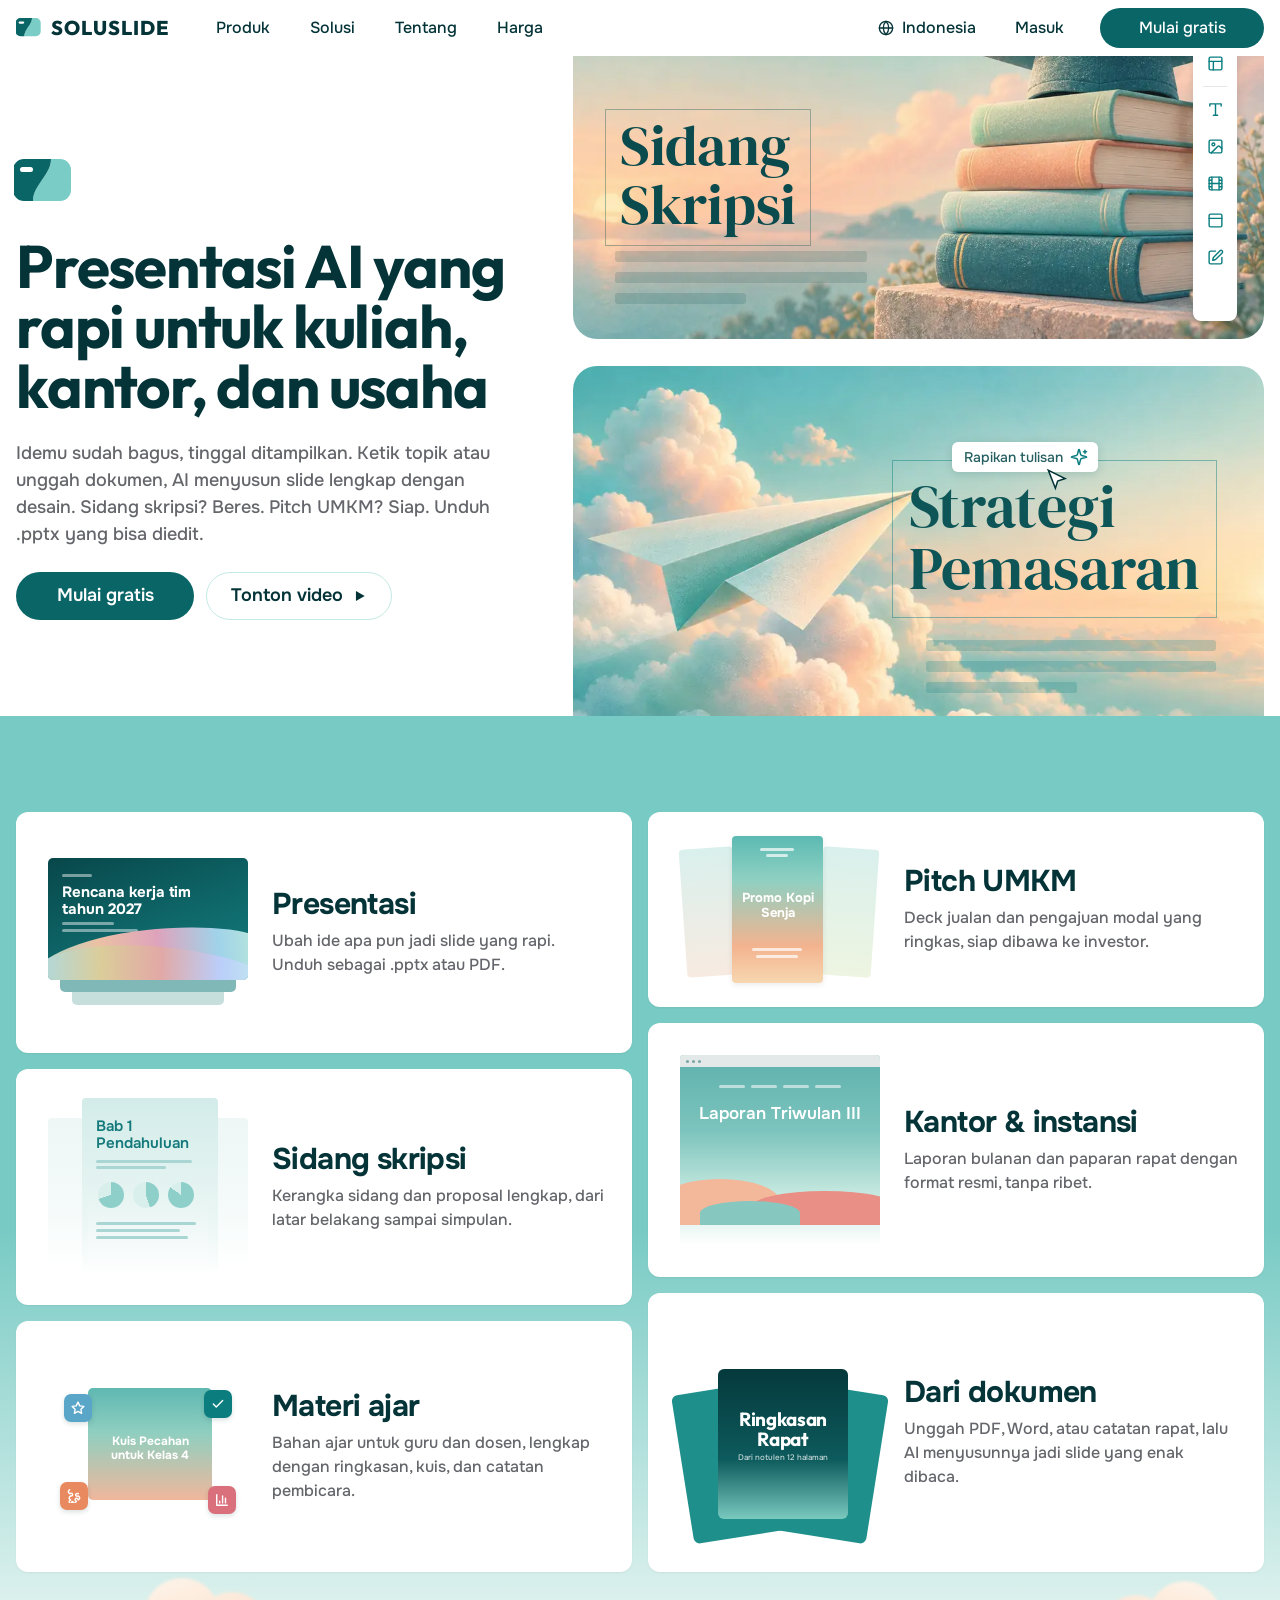
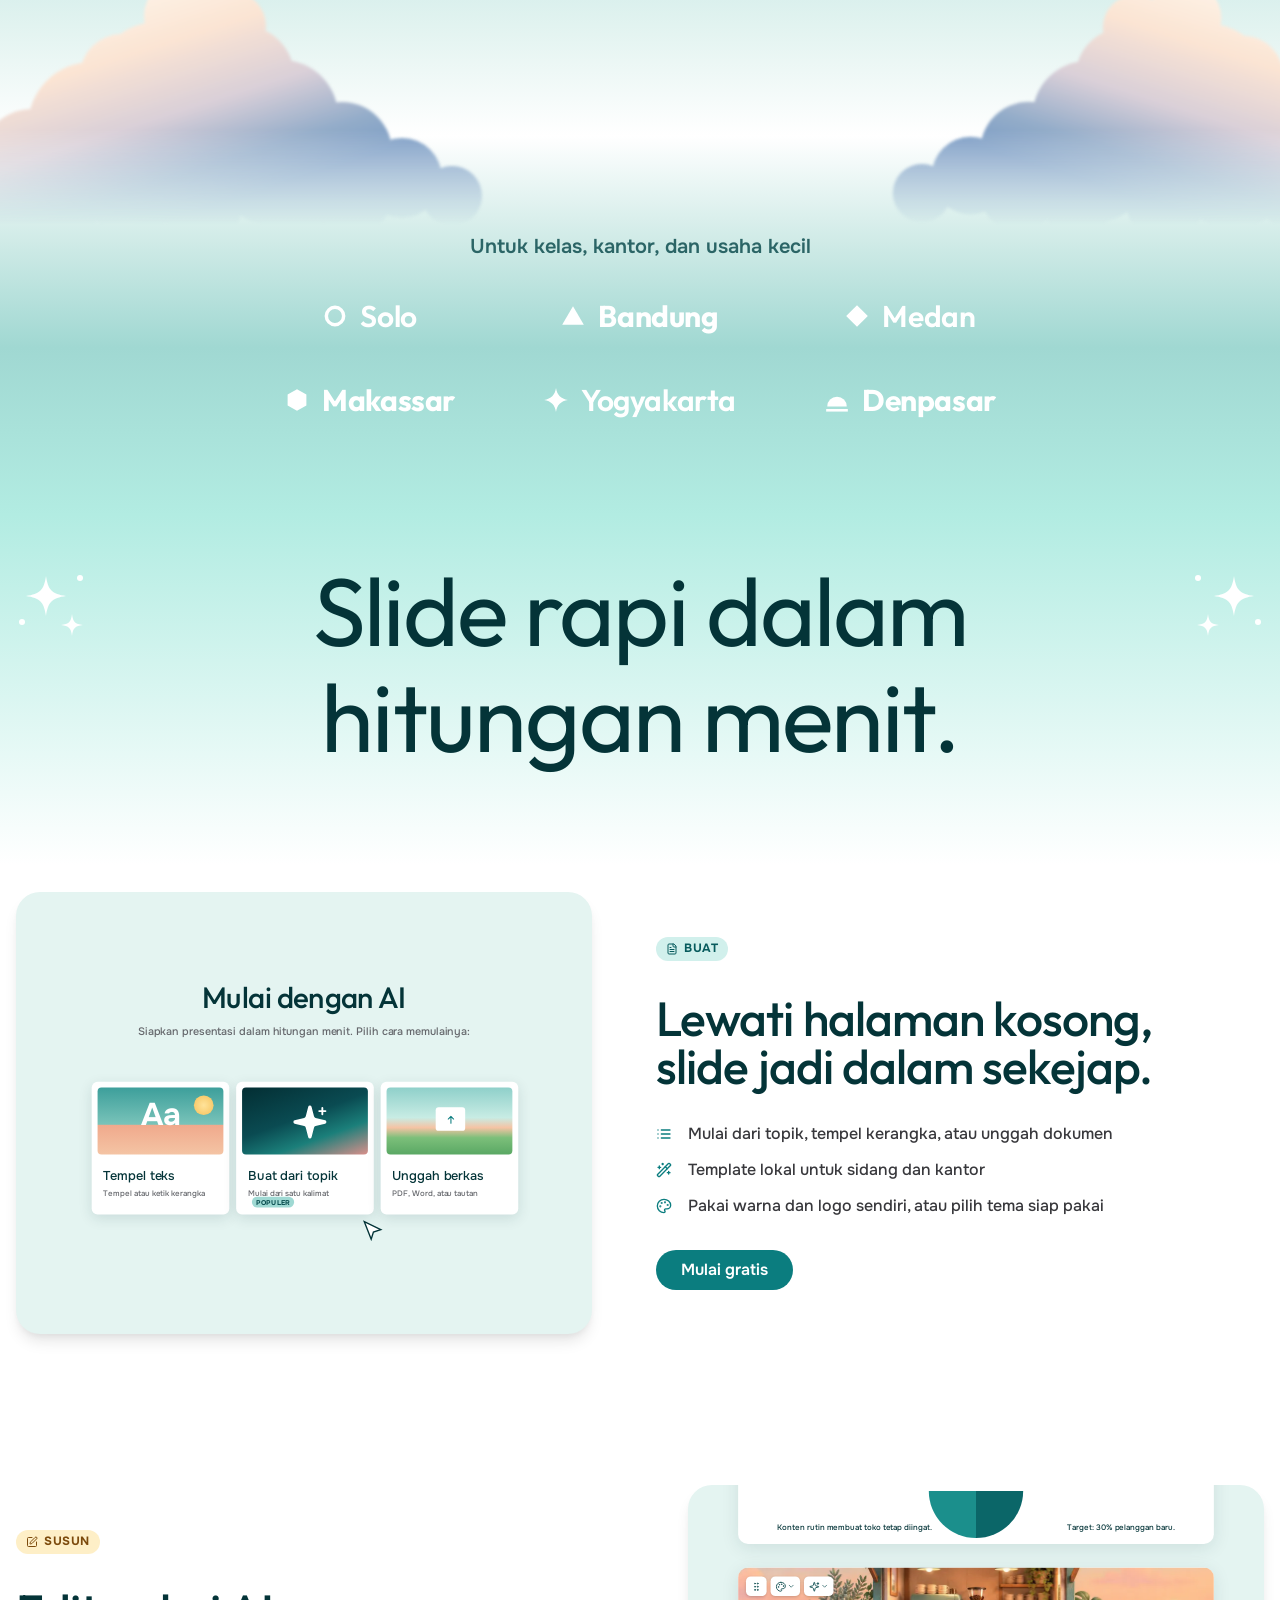
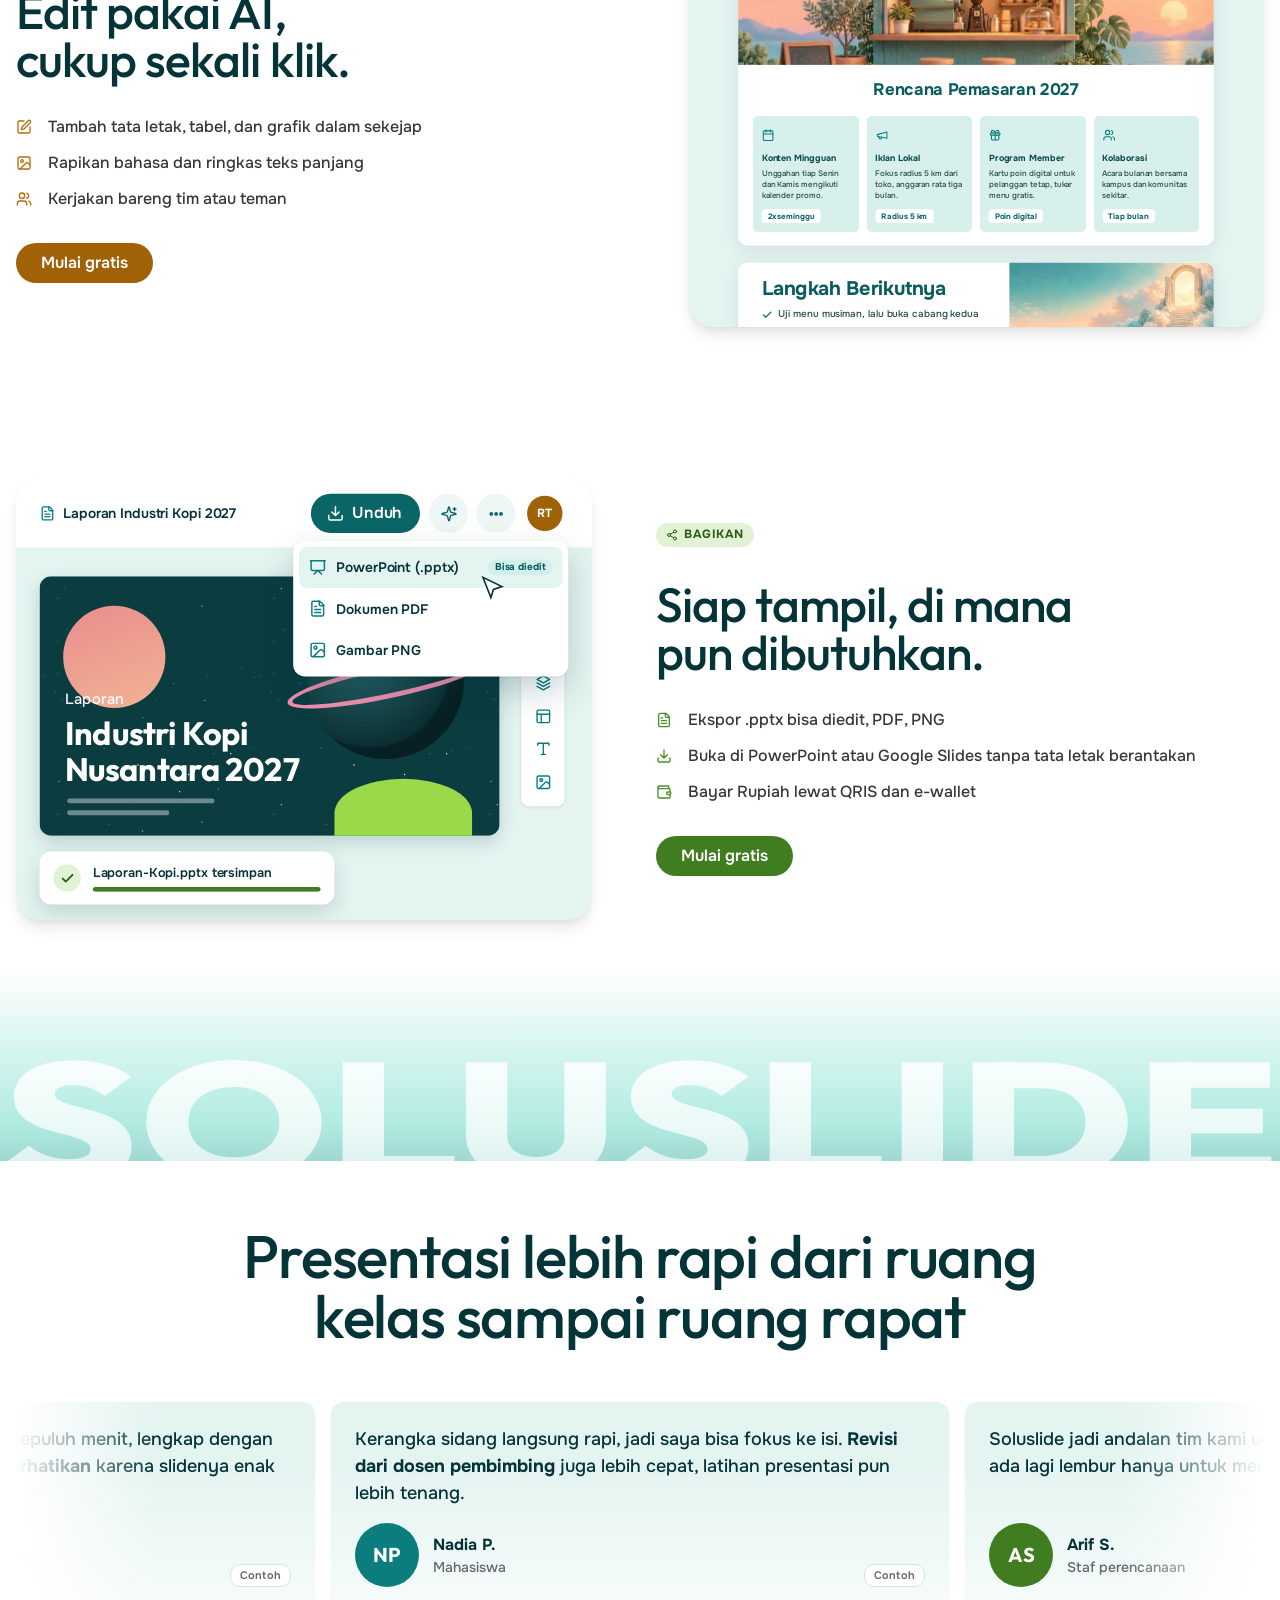
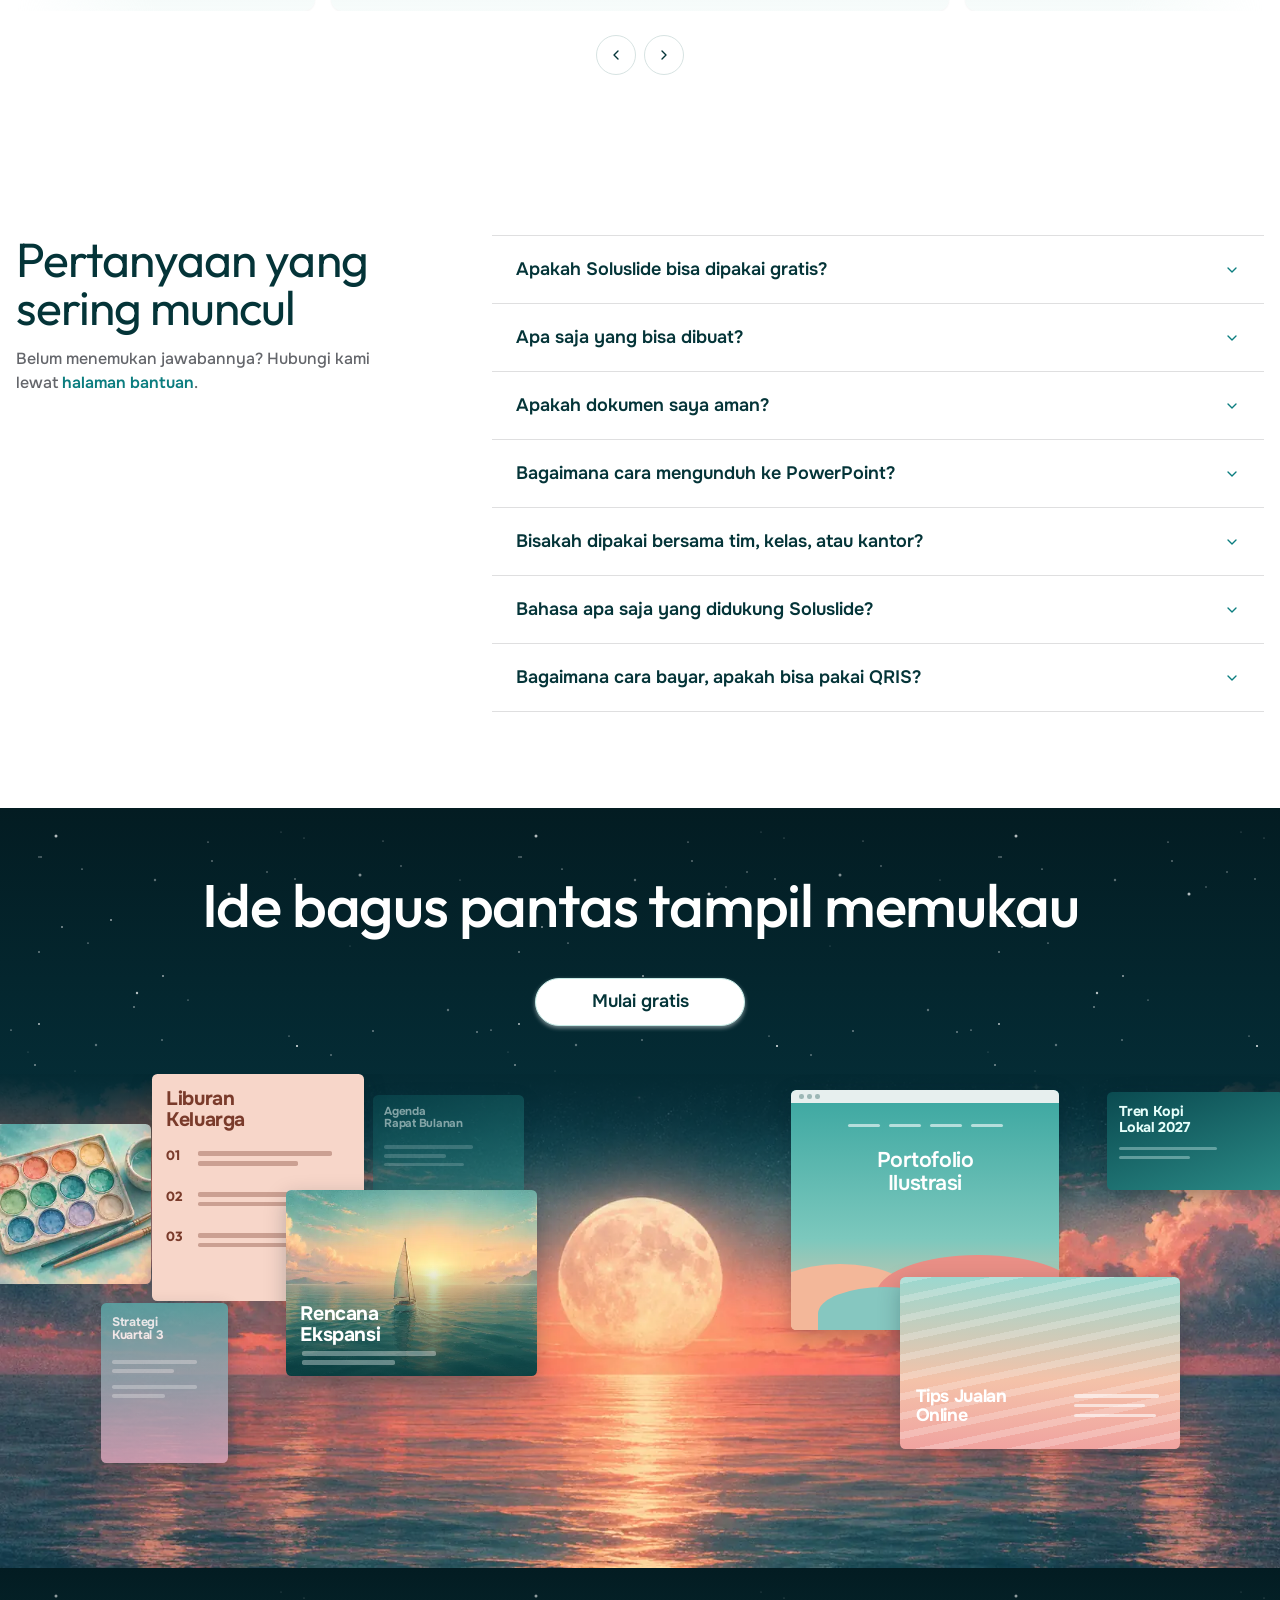
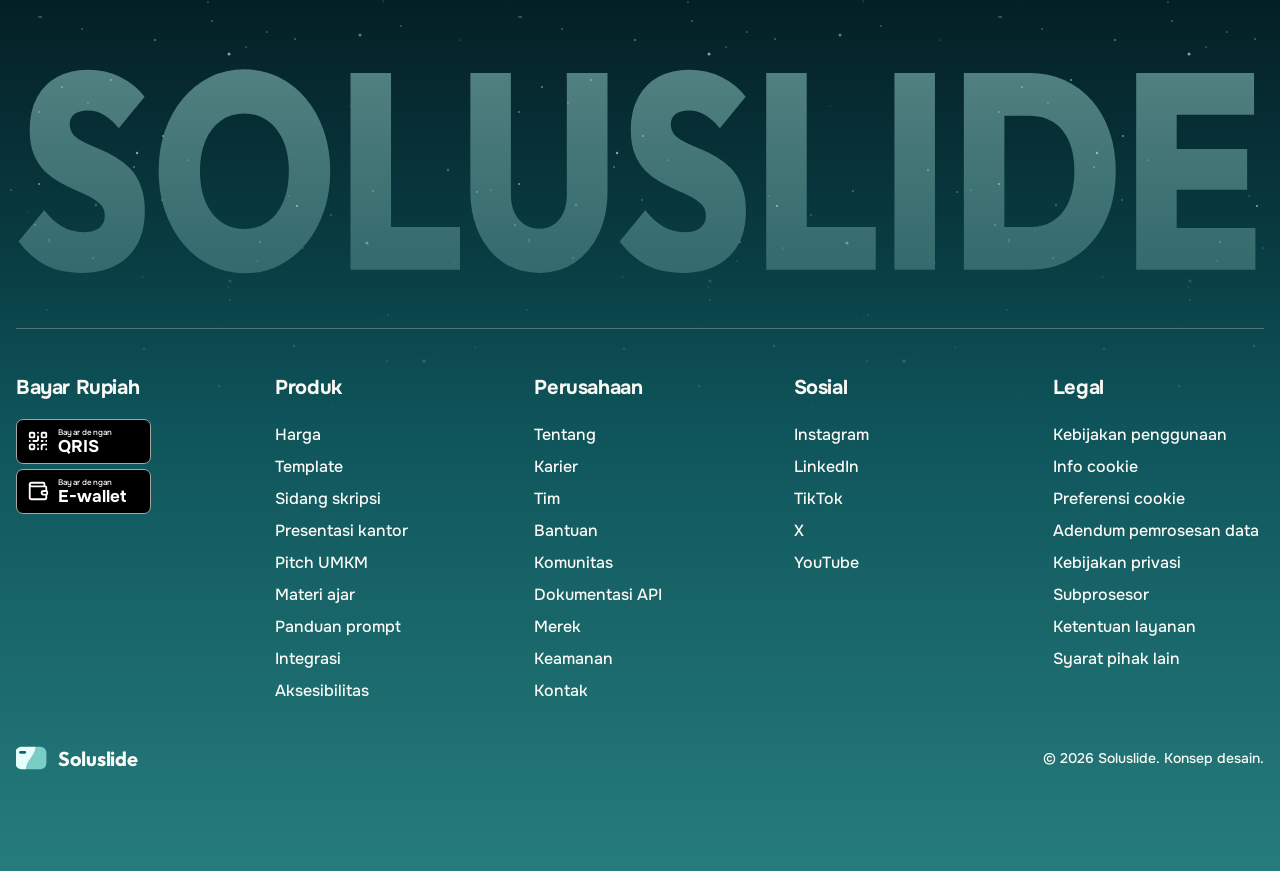
<file: site/soluslide/index.html>
<!doctype html>
<html lang="id">
<head>
<meta charset="utf-8">
<meta name="viewport" content="width=device-width, initial-scale=1">
<meta name="robots" content="noindex,nofollow">
<title>Soluslide</title>
<meta name="description" content="Soluslide, AI pembuat presentasi berbahasa Indonesia. Ketik topik atau unggah dokumen, unduh .pptx yang bisa diedit, bayar Rupiah lewat QRIS.">
<link rel="icon" href="assets/favicon.svg" type="image/svg+xml">
<link rel="icon" href="assets/favicon-32.png" type="image/png" sizes="32x32">
<link rel="apple-touch-icon" href="assets/apple-touch-icon.png" sizes="180x180">
<meta name="theme-color" content="#0a6567">
<link rel="preconnect" href="https://fonts.googleapis.com">
<link rel="preconnect" href="https://fonts.gstatic.com" crossorigin>
<link rel="stylesheet" href="https://fonts.googleapis.com/css2?family=DM+Serif+Display&family=Onest:wght@400;500;600;700;800&family=Outfit:wght@400;500;700;800&display=swap">
<style>
:root{
  --ink:#043438;          /* teks utama (peran: navy referensi) */
  --muted:#64666b;        /* teks sekunder */
  --body:#38383c;         /* teks daftar */
  --cta:#0a6567;          /* tombol utama */
  --accent:#0b7d7f;       /* aksen teal, tombol fitur 1, tautan */
  --gold:#a16207;         /* aksen fitur 2 */
  --leaf:#3f7d20;         /* aksen fitur 3 */
  --line:#dfdfe0;
  --sky:rgb(120,202,196);
  --mist:rgb(228,244,241);
  --wbtn-border:rgb(196,234,229);
  --sans:'Onest',system-ui,-apple-system,'Segoe UI',sans-serif;
  --display:'Outfit','Onest',system-ui,sans-serif;
  --serif:'DM Serif Display',Georgia,serif;
}
*{box-sizing:border-box;margin:0;padding:0}
html{-webkit-text-size-adjust:100%;scroll-behavior:smooth}
body{font-family:var(--sans);font-weight:500;font-size:16px;line-height:1.5;color:var(--ink);background:#fff;overflow-x:hidden;-webkit-font-smoothing:antialiased}
a{color:inherit;text-decoration:none}
button{font:inherit;color:inherit;background:none;border:0;cursor:pointer}
img{display:block;max-width:100%}
[id]{scroll-margin-top:72px}
h1,h2,h3,h4,h5,h6{text-wrap:balance}
.wrap{width:min(1268px,calc(100% - 32px));margin:0 auto}
.ic{width:16px;height:16px;fill:none;stroke:currentColor;stroke-width:2;stroke-linecap:round;stroke-linejoin:round;flex:none}
.sr{position:absolute;width:1px;height:1px;overflow:hidden;clip:rect(0 0 0 0);white-space:nowrap}

/* ---------- tombol ---------- */
.btn{display:inline-flex;align-items:center;justify-content:center;gap:10px;height:48px;padding:0 32px;border-radius:24px;border:1px solid transparent;font:600 18px/1.2 var(--sans);white-space:nowrap;transition:transform .15s ease,filter .15s ease,box-shadow .15s ease}
.btn:hover{transform:translateY(-1px);filter:brightness(1.08)}
.btn-cta{background:var(--cta);color:#fff}
.btn-ghost{background:#fff;color:var(--ink);border-color:var(--wbtn-border);box-shadow:0 2px 4px rgba(255,255,255,.48);padding:0 24px}
.btn-sm{height:40px;padding:0 24px;font-size:16px}

/* ---------- navbar ---------- */
.nav{position:sticky;top:0;z-index:60;height:56px;padding:2px 0;background:rgba(255,255,255,.8);-webkit-backdrop-filter:blur(14px);backdrop-filter:blur(14px)}
.nav-in{display:flex;align-items:center;height:52px}
.logo{display:flex;align-items:center;gap:9px;height:33px;padding:0 8px;margin-left:-8px;margin-right:16px}
.logo .wm{height:19px;width:auto}
.logo .mk{width:26px;height:26px;flex:none}
.nav.dark .logo{--mk-a:#e6fffb;--mk-c:#0a6567}
.nav-links{display:flex;gap:8px;margin-left:0}
.nl{display:inline-flex;align-items:center;height:40px;padding:0 16px;border-radius:24px;font:500 16px/1.2 var(--sans);color:var(--ink);transition:background .15s}
.nl:hover{background:rgba(4,52,56,.06)}
.nav-right{display:flex;align-items:center;gap:7px;margin-left:auto}
.lang{position:relative}
.lang .nl{gap:8px}
.lang-menu{position:absolute;right:0;top:46px;min-width:228px;padding:6px;background:#fff;border-radius:12px;box-shadow:0 10px 30px rgba(4,52,56,.14),0 1px 2px rgba(0,0,0,.06);display:none}
.lang.open .lang-menu{display:block}
.lang-menu a{display:flex;justify-content:space-between;gap:16px;padding:9px 12px;border-radius:8px;font-size:15px;white-space:nowrap}
.lang-menu a:hover{background:var(--mist)}
.lang-menu a[aria-current] {color:var(--accent);font-weight:700}
.nav-right .btn{height:40px;min-width:164px;font-size:16px;font-weight:500;margin-left:13px}
.nav{transition:background .25s ease,color .25s ease}
.nav.dark{background:rgba(3,30,36,.72);color:#f2fbf9}
.nav.dark .nl{color:#f2fbf9}
.nav.dark .nl:hover{background:rgba(255,255,255,.1)}
.nav.dark .logo text{fill:#f2fbf9}
.nav.dark .nav-right .btn-cta{background:#fff;color:var(--ink)}
.nav.dark .globe-m,.nav.dark .burger{color:#f2fbf9}
.burger,.globe-m{display:none;width:40px;height:40px;align-items:center;justify-content:center}
.mnav{display:none}

/* ---------- hero ---------- */
.hero{position:relative;height:660px;overflow:hidden}
.hero .wrap{display:grid;grid-template-columns:507px minmax(0,1fr);column-gap:50px;height:100%}
.hero-copy{align-self:center;position:relative;z-index:2}
.mark{display:block;width:60px;height:60px;margin:0 0 24px -2px}
.hero h1{font:700 60px/60px var(--display);letter-spacing:-1.2px;color:var(--ink)}
.hero p{margin-top:24px;font-size:18px;line-height:27px;color:var(--muted)}
.hero-btns{display:flex;gap:12px;margin-top:24px}
.hero-btns .btn{min-width:178px}
.play{width:14px;height:14px;fill:currentColor}
.hero-media{position:relative;height:100%}
.vmarq{position:absolute;left:0;right:0;top:0;transform:translateY(-117px);animation:vmarq 60s linear infinite;will-change:transform}
@keyframes vmarq{from{transform:translateY(-117px)}to{transform:translateY(-1825px)}}
.slide{position:relative;height:400px;margin-bottom:27px;border-radius:24px;overflow:hidden;background-size:cover;background-position:right center}
.slide .stitle{position:absolute;left:32px;top:50px;padding:6px 14px 10px;border:1px solid rgba(255,255,255,.55);font:400 57px/1.04 var(--serif);letter-spacing:-.3px}
.slide .bars{position:absolute;left:42px;top:200px;width:252px}
.slide .bars i{display:block;height:11px;border-radius:3px;margin-bottom:10px;background:rgba(255,255,255,.45)}
.slide .bars i:last-child{width:52%}
.s1 .bars i{background:rgba(11,74,77,.16)}
.s1{background-image:url(assets/hero-1.webp),linear-gradient(170deg,#3fa7a3 0%,#7fc8c0 45%,#f2b8a2 100%)}
.s1 .stitle{color:#0b4a4d;border-color:rgba(11,74,77,.35);top:170px}
.s1 .bars{top:312px}
.s2{background-image:url(assets/hero-2.webp),linear-gradient(180deg,#9fd8d1 0%,#c7ece6 60%,#eef9f6 100%);background-position:left center}
.s2 .stitle{left:auto;right:47px;top:94px;padding:14px 16px 17px;color:#0d5557;border-color:rgba(11,125,127,.45);min-width:308px;font-size:60px}
.s2 .bars{left:auto;right:48px;top:274px;width:290px}
.s2 .bars i{background:rgba(11,125,127,.22)}
.s3{background-image:url(assets/hero-3.webp),linear-gradient(160deg,#f6c8a8 0%,#f4dccb 40%,#9fd3cd 100%)}
.s3 .stitle{color:#0b4a4d;border-color:rgba(11,74,77,.35)}
.s3 .bars i{background:rgba(11,74,77,.16)}
.s4{background-image:url(assets/hero-4.webp),linear-gradient(160deg,#0f6f72 0%,#2f9e98 50%,#b7e3d9 100%)}
.s4 .stitle{color:#0b4a4d;border-color:rgba(11,74,77,.35)}
.s4 .bars i{background:rgba(11,74,77,.16)}
.aipill{position:absolute;display:flex;align-items:center;gap:7px;height:30px;padding:0 10px 0 12px;background:#fff;border-radius:6px;box-shadow:0 2px 8px rgba(4,52,56,.15);font:500 14px/1 var(--sans);color:#245e60}
.aipill .ic{color:var(--accent);width:18px;height:18px}
.s2 .aipill{right:166px;top:76px}
.cursor{position:absolute;width:26px;height:26px}
.s2 .cursor{right:194px;top:100px}
.vbar{position:absolute;right:27px;top:26px;bottom:18px;width:44px;background:#fff;border-radius:8px;box-shadow:0 2px 10px rgba(4,52,56,.16);display:flex;flex-direction:column;align-items:center;gap:20px;padding-top:16px;color:var(--accent)}
.vbar .ic{width:17px;height:17px}
.vbar hr{width:24px;border:0;border-top:1px solid #e3e7e7;margin:-6px 0}

/* ---------- produk ---------- */
.products{position:relative;height:1020px;padding-top:96px;background:linear-gradient(var(--sky) 13%,var(--sky) 50%,var(--mist) 90%,#fff 100%)}
.pgrid{display:grid;grid-template-columns:1fr 1fr;column-gap:16px;position:relative;z-index:1}
.pcol{display:flex;flex-direction:column;gap:16px}
.pcard{display:flex;align-items:center;gap:24px;padding:0 24px 0 32px;background:#fff;border-radius:12px;box-shadow:0 1px 2px rgba(0,0,0,.05);transition:transform .2s ease,box-shadow .2s ease}
.pcard:hover{transform:translateY(-2px);box-shadow:0 8px 24px rgba(4,52,56,.10)}
.pcard h3{font:700 30px/33px var(--sans);letter-spacing:-.6px;color:var(--ink)}
.pcard p{margin-top:8px;color:var(--muted);font-size:16px;line-height:24px}
.ptxt{flex:1;min-width:0}
.thumb{position:relative;width:200px;flex:none}
.clouds{position:absolute;left:0;right:0;top:840px;height:280px;z-index:3;pointer-events:none;overflow:hidden}
.cloud{position:absolute;top:0;-webkit-mask-image:linear-gradient(#000 62%,transparent 96%);mask-image:linear-gradient(#000 62%,transparent 96%)}
.cloud.l{left:-48px;width:535px;height:280px}
.cloud.r{left:calc(50% + 248px);width:520px;height:280px}

/* thumbnail mini (CSS) */
.t1 .sl{position:absolute;left:0;top:0;width:200px;height:122px;border-radius:5px;overflow:hidden;background:linear-gradient(160deg,#08474a,#0f6a6c 60%,#137b7c)}
.t1 .sl b{position:absolute;left:14px;top:26px;width:170px;color:#fff;font:700 15px/17px var(--sans)}
.t1 .sl i{position:absolute;left:14px;height:3px;border-radius:2px;background:rgba(255,255,255,.45)}
.t1 .wave{position:absolute;left:-20px;right:-20px;top:72px;height:70px;background:linear-gradient(90deg,#9fe3d6,#f7c6a7 30%,#e9a6c0 55%,#a7d8f0 80%,#c6f0dc);border-radius:50% 50% 0 0/60% 40% 0 0;transform:rotate(-6deg);opacity:.95}
.t1 .wave+.wave{top:88px;opacity:.7;transform:rotate(4deg);filter:hue-rotate(40deg)}
.t1 .pl{position:absolute;left:12px;width:176px;top:122px;height:12px;border-radius:0 0 5px 5px;background:#7fb8b6}
.t1 .pl+.pl{left:24px;width:152px;top:134px;height:13px;background:#c6dfdd}
.t2{height:179px}
.t2 .pg{position:absolute;top:0;height:179px;border-radius:4px;background:linear-gradient(#e2f2f0,#eef8f6 60%,rgba(255,255,255,0));}
.t2 .pg.c{left:34px;width:136px;background:linear-gradient(#d3ece9,#e6f4f2 55%,rgba(255,255,255,0))}
.t2 .pg.a{left:0;width:40px;top:20px;height:150px;opacity:.6}
.t2 .pg.b{right:0;width:40px;top:20px;height:150px;opacity:.6}
.t2 b{position:absolute;left:48px;top:20px;width:110px;font:600 15px/17px var(--sans);color:#13797a}
.t2 i{position:absolute;left:48px;height:3px;border-radius:2px;background:#a9d6d2}
.t2 .pie{position:absolute;top:84px;width:26px;height:26px;border-radius:50%;background:conic-gradient(#8fcfca 0 70%,#d9efec 0)}
.t3{height:193px}
.t3 .cd{position:absolute;left:40px;top:38px;width:124px;height:112px;border-radius:5px;background:linear-gradient(180deg,#5fb8b2,#8fcfc0 40%,#f0b79c 100%)}
.t3 .cd b{position:absolute;left:12px;top:46px;width:100px;color:#fff;font:700 12px/14px var(--sans);text-align:center}
.t3 .sq{position:absolute;display:grid;place-items:center;width:28px;height:28px;border-radius:7px;color:#fff;box-shadow:0 2px 5px rgba(4,52,56,.15);z-index:2}
.t3 .sq .ic{width:14px;height:14px;stroke-width:2.4}
.t4{height:147px}
.t4 .pc{position:absolute;top:0;border-radius:4px}
.t4 .pc.c{left:52px;width:91px;height:147px;background:linear-gradient(180deg,#5cbab3 0%,#8fd0c2 30%,#f3b38f 75%,#f6d7b0 100%);box-shadow:0 2px 6px rgba(0,0,0,.08)}
.t4 .pc.a{left:3px;top:12px;width:54px;height:128px;background:linear-gradient(#cdebe7,#f5e4d7);opacity:.75;transform:rotate(-4deg)}
.t4 .pc.b{left:139px;top:12px;width:56px;height:128px;background:linear-gradient(#cdebe7,#e8f1d7);opacity:.75;transform:rotate(4deg)}
.t4 b{position:absolute;left:58px;top:54px;width:80px;color:#fff;text-align:center;font:700 13px/15px var(--sans)}
.t4 i{position:absolute;height:3px;border-radius:2px;background:rgba(255,255,255,.7)}
.t5{height:190px}
.t5 .win{position:absolute;inset:0 0 0 0;border-radius:4px 4px 0 0;overflow:hidden;background:linear-gradient(180deg,#5fb1ad 0%,#7cc4bd 40%,#bfe5dc 70%,rgba(255,255,255,0) 100%)}
.t5 .bar{height:12px;background:#e3e9e9;display:flex;gap:3px;align-items:center;padding-left:6px}
.t5 .bar i{width:3px;height:3px;border-radius:50%;background:#7aa6a5}
.t5 .nav-p{display:flex;gap:6px;justify-content:center;margin-top:18px}
.t5 .nav-p i{width:26px;height:3px;border-radius:2px;background:rgba(255,255,255,.55)}
.t5 b{display:block;text-align:center;margin-top:16px;color:#fff;font:600 17px/20px var(--sans)}
.t5 .hill{position:absolute;bottom:20px;border-radius:50% 50% 0 0;height:46px}
.t6{height:215px}
.t6 .fc{position:absolute;top:44px;width:130px;height:150px;border-radius:6px}
.t6 .fc.a{left:2px;background:#1f8f8c;transform:rotate(-9deg);top:60px}
.t6 .fc.b{left:68px;background:#1f8f8c;transform:rotate(9deg);top:60px}
.t6 .fc.c{left:38px;top:44px;background:linear-gradient(180deg,#05393c 0%,#0d5a5c 60%,#7ac9bf 100%)}
.t6 b{position:absolute;left:44px;top:84px;width:118px;color:#fff;text-align:center;font:700 19px/20px var(--display);letter-spacing:-.3px}
.t6 small{position:absolute;left:44px;top:128px;width:118px;color:rgba(255,255,255,.75);text-align:center;font:500 8px/1 var(--sans)}

/* ---------- trust + headline ---------- */
.trust{position:relative;height:729px;padding-top:96px;text-align:center;background:linear-gradient(0deg,#fff 0%,rgb(178,236,226) 48%,rgb(160,216,210) 71%,rgb(206,234,230) 85%,#fff 100%)}
.trust-t{font:600 20px/30px var(--sans);color:#2b6566}
.marks{display:grid;grid-template-columns:repeat(3,auto);justify-content:center;column-gap:88px;row-gap:24px;margin:24px auto 0}
.marks .mk{display:flex;align-items:center;justify-content:center;gap:12px;height:60px;color:#fff;font:600 30px/1 var(--display);letter-spacing:-.4px;white-space:nowrap}
.marks .mk.b{font-weight:700}
.marks .mk svg{width:26px;height:26px;flex:none}
.big{position:relative;max-width:1020px;margin:128px auto 0;font:400 96px/105.6px var(--display);letter-spacing:-1.92px;color:var(--ink)}
.spark{position:absolute;top:422px;width:74px;height:90px}
.spark.l{left:calc(50% - 624px)}
.spark.r{left:calc(50% + 550px)}

/* ---------- fitur ---------- */
.feats{padding-top:16px}
.frow{display:grid;grid-template-columns:minmax(0,586fr) minmax(0,618fr);column-gap:64px;align-items:center;min-height:464px}
.frow+.frow{margin-top:129px}
.frow.rev{grid-template-columns:minmax(0,618fr) minmax(0,586fr)}
.frow.rev .fvis{order:2}
.fvis{position:relative;aspect-ratio:586/449;border-radius:24px;overflow:hidden;background:var(--mist);box-shadow:0 10px 15px -3px rgba(0,0,0,.1),0 4px 6px -2px rgba(0,0,0,.05)}
.fcan{position:absolute;left:0;top:0;width:586px;height:449px;transform:scale(var(--k,1));transform-origin:0 0}
.tag{display:inline-flex;align-items:center;gap:6px;height:24px;padding:4px 10px;border-radius:9999px;font:700 12px/14.4px var(--sans);letter-spacing:.5px;text-transform:uppercase}
.tag .ic{width:12px;height:12px}
.tag.t-teal{background:rgb(209,240,236);color:#075b5d}
.tag.t-gold{background:rgb(254,239,199);color:#7c4a0c}
.tag.t-leaf{background:rgb(225,243,212);color:#2d5c16}
.ftxt h3{margin-top:32px;font:500 48px/48px var(--display);letter-spacing:-.96px;color:var(--ink)}
.ftxt ul{list-style:none;margin-top:32px}
.ftxt li{display:flex;gap:16px;align-items:flex-start;font-size:16px;line-height:24px;color:var(--body)}
.ftxt li+li{margin-top:12px}
.ftxt li .ic{margin-top:4px}
.ftxt .btn{margin-top:32px}
.c-teal{color:var(--accent)} .c-gold{color:#b86e0a} .c-leaf{color:#4b8f27}
.b-teal{background:var(--accent);color:#fff} .b-gold{background:var(--gold);color:#fff} .b-leaf{background:var(--leaf);color:#fff}

/* visual fitur 1 */
.v1 h4{position:absolute;left:0;right:0;top:89px;text-align:center;font:500 30px/36px var(--display);letter-spacing:-.4px;color:var(--ink)}
.v1 .sub{position:absolute;left:0;right:0;top:134px;text-align:center;font:500 11px/14px var(--sans);color:var(--muted)}
.v1 .opts{position:absolute;left:77px;top:193px;display:flex;gap:7px}
.opt{width:140px;height:135px;background:#fff;border-radius:6px;box-shadow:0 4px 14px rgba(4,52,56,.12);padding:6px;text-align:left}
.opt .art{position:relative;height:68px;border-radius:4px;overflow:hidden}
.opt b{display:block;margin:14px 0 0 6px;font:500 13px/16px var(--sans);color:var(--ink)}
.opt small{display:block;margin:5px 0 0 6px;font:500 8px/1 var(--sans);color:var(--muted)}
.opt .pop{display:inline-block;margin-left:4px;padding:2px 4px;border-radius:6px;background:#9fd9d3;color:#064b4d;font:700 7px/1 var(--sans);letter-spacing:.3px;vertical-align:middle}
.a1{background:linear-gradient(180deg,#3d9f9b 0%,#79c3b9 55%,#f0a98c 56%,#f4c4a4 100%)}
.a1 em{position:absolute;left:44px;top:12px;font:700 32px/1 var(--sans);font-style:normal;color:#fff}
.a1 i{position:absolute;right:10px;top:8px;width:20px;height:20px;border-radius:50%;background:radial-gradient(#ffe39a,#f5c15a)}
.a2{background:linear-gradient(160deg,#032e33 0%,#0a4b52 45%,#1b7f7a 70%,#d98f8a 100%)}
.a2 svg{position:absolute;left:50px;top:16px;width:38px;height:38px;color:#fff}
.a3{background:linear-gradient(180deg,#8fd0ca 0%,#c8ece4 45%,#f5c3a4 60%,#7cbf7a 75%,#5aa864 100%)}
.a3 .fold{position:absolute;left:50px;top:20px;width:30px;height:24px;border-radius:3px;background:#fff;display:grid;place-items:center;color:var(--accent)}
.a3 .fold svg{width:13px;height:13px}
.v1 .cursor{left:350px;top:331px}

/* visual fitur 2 */
.v2 .doc{position:absolute;left:51px;right:51px;background:#fff;border-radius:10px;box-shadow:0 4px 18px rgba(4,52,56,.10);overflow:hidden}
.v2 .d0{top:-60px;height:120px}
.v2 .d0 small{position:absolute;bottom:13px;font:500 8px/1 var(--sans);color:var(--ink)}
.v2 .d0 .halfc{position:absolute;left:50%;bottom:6px;width:96px;height:48px;margin-left:-48px;border-radius:0 0 48px 48px;background:linear-gradient(90deg,#1b8f8c 50%,#0b6668 50%)}
.v2 .d1{top:84px;height:283px}
.v2 .hd{position:relative;height:99px;background:url(assets/ill-cafe.webp) center 55%/cover,linear-gradient(120deg,#0b6e70,#4fb5a9 70%,#f2b394)}
.v2 .tools{position:absolute;left:8px;top:9px;display:flex;gap:4px}
.v2 .tb{display:flex;align-items:center;gap:2px;height:20px;padding:0 5px;border-radius:5px;background:#fff;color:#245e60;box-shadow:0 1px 3px rgba(0,0,0,.18)}
.v2 .tb .ic{width:11px;height:11px;stroke-width:2.2}
.v2 .tb .dn{width:8px;height:8px;margin-left:-1px}
.v2 .d1 h5{margin-top:16px;text-align:center;font:700 17px/20px var(--sans);letter-spacing:-.2px;color:#0b5c5e}
.v2 .cols{display:grid;grid-template-columns:repeat(4,1fr);gap:8px;margin:16px 15px 0}
.v2 .cols div{position:relative;height:118px;border-radius:5px;background:#d8f0ec;padding:9px 9px 0}
.v2 .cols .ic{width:13px;height:13px;color:#0b7d7f}
.v2 .cols b{display:block;margin-top:5px;font:700 9px/11px var(--sans);color:#0b4a4c}
.v2 .cols span{display:block;margin-top:4px;font:500 8px/11px var(--sans);color:#24494a}
.v2 .cols em{position:absolute;left:9px;bottom:9px;padding:3px 6px;border-radius:4px;background:#fff;font:700 8px/1 var(--sans);font-style:normal;color:#0b6668}
.v2 .d2{top:384px;height:120px}
.v2 .d2 .tx{position:absolute;left:24px;top:17px;width:240px}
.v2 .d2 h6{font:700 20px/1 var(--sans);color:#0b5c5e;letter-spacing:-.3px}
.v2 .d2 p{display:flex;align-items:center;gap:6px;margin-top:9px;font:500 10px/14px var(--sans);color:#24494a;white-space:nowrap}
.v2 .d2 p .ic{width:11px;height:11px;color:#0b7d7f;stroke-width:3}
.v2 .d2 .im{position:absolute;right:0;top:0;width:208px;height:100%;background:url(assets/ill-stairs.webp) 80% 45%/cover,#7fc8c0}

/* visual fitur 3: slide jadi + menu ekspor (loop ringan, frame diam tetap terisi) */
.v3{background:var(--mist)}
.v3top{position:absolute;left:0;right:0;top:0;height:72px;background:#fff;border-bottom:1px solid #e3eceb}
.v3doc{position:absolute;left:24px;top:27px;display:flex;align-items:center;gap:8px;font:600 14px/18px var(--sans);color:var(--ink)}
.v3doc .ic{color:var(--accent)}
.v3 .sharebtn{position:absolute;left:300px;top:16px;display:flex;align-items:center;gap:8px;height:40px;padding:0 18px 0 16px;border-radius:20px;background:var(--cta);color:#fff;font:600 16px/1 var(--sans)}
.v3 .sharebtn .ic{width:18px;height:18px}
.v3 .rb{position:absolute;top:16px;width:40px;height:40px;border-radius:50%;background:#eef7f6;display:grid;place-items:center;color:var(--cta)}
.v3 .rb .ic{width:17px;height:17px}
.v3 .rb1{left:420px}.v3 .rb2{left:468px}
.v3av{position:absolute;left:520px;top:18px;width:36px;height:36px;border-radius:50%;background:#a16207;color:#fff;font:700 12px/36px var(--sans);text-align:center}
.v3slide{position:absolute;left:24px;top:100px;width:468px;height:264px;border-radius:12px;overflow:hidden;background:#0a3c40 url(assets/stars.svg) 0 0/220px;box-shadow:0 6px 18px rgba(4,52,56,.18)}
.v3slide .sun{position:absolute;left:24px;top:30px;width:104px;height:104px;border-radius:50%;background:linear-gradient(160deg,#e98d8d,#f2b394)}
.v3slide .planet{position:absolute;left:272px;top:26px;width:160px;height:160px;border-radius:50%;background:radial-gradient(circle at 35% 30%,#2c6f72,#082a2e 70%);box-shadow:inset -16px -12px 0 rgba(0,0,0,.25)}
.v3slide .planet::after{content:"";position:absolute;left:-22px;top:64px;width:200px;height:24px;border-radius:50%;border:5px solid #f08fb0;transform:rotate(-12deg)}
.v3slide .base{position:absolute;left:300px;top:206px;width:140px;height:70px;border-radius:50% 50% 0 0;background:#9ad94a}
.v3slide small,.v3slide b,.v3slide i{position:absolute;z-index:2}
.v3slide small{left:26px;top:118px;color:#fff;font:500 15px/1 var(--sans);letter-spacing:.3px}
.v3slide b{left:26px;top:142px;color:#fff;font:700 33px/36px var(--display);letter-spacing:-.6px}
.v3slide i{left:28px;height:5px;border-radius:3px;background:rgba(255,255,255,.4)}
.v3slide i:nth-of-type(1){top:226px;width:150px}
.v3slide i:nth-of-type(2){top:238px;width:104px}
.v3ai{position:absolute;left:514px;top:130px;width:44px;height:44px;border-radius:8px;background:#fff;box-shadow:0 1px 4px rgba(0,0,0,.1);display:grid;place-items:center;color:var(--accent)}
.v3bar{position:absolute;left:514px;top:184px;width:44px;height:150px;border-radius:8px;background:#fff;box-shadow:0 1px 4px rgba(0,0,0,.1);display:flex;flex-direction:column;align-items:center;justify-content:space-evenly;color:var(--accent)}
.v3ai .ic,.v3bar .ic{width:17px;height:17px}
.v3menu{position:absolute;left:282px;top:64px;width:280px;padding:6px;background:#fff;border-radius:12px;box-shadow:0 14px 34px rgba(4,52,56,.22),0 1px 2px rgba(0,0,0,.08);transform-origin:30% 0;animation:v3menu 7s ease-in-out infinite}
.v3menu .row{display:flex;align-items:center;gap:10px;height:42px;padding:0 10px;border-radius:8px;font:600 14px/1 var(--sans);color:var(--ink);white-space:nowrap}
.v3menu .row .ic{width:18px;height:18px;color:var(--accent)}
.v3menu .row.on{background:var(--mist);animation:v3row 7s ease-in-out infinite}
.v3menu em{margin-left:auto;padding:3px 7px;border-radius:9px;background:#d1f0ec;color:#075b5d;font:700 10px/1 var(--sans);font-style:normal}
.v3 .cursor{left:470px;top:96px;width:30px;height:30px;animation:v3cur 7s ease-in-out infinite}
.v3toast{position:absolute;left:24px;top:380px;display:flex;align-items:center;gap:12px;width:300px;height:54px;padding:0 14px;background:#fff;border-radius:12px;box-shadow:0 8px 22px rgba(4,52,56,.16);animation:v3toast 7s ease-in-out infinite}
.v3toast .ok{display:grid;place-items:center;width:28px;height:28px;border-radius:50%;background:#e1f3d4;color:#2d5c16}
.v3toast .ok .ic{width:15px;height:15px;stroke-width:3}
.v3toast .tt{flex:1;font:600 13px/16px var(--sans);color:var(--ink)}
.v3toast .tt i{display:block;height:5px;margin-top:6px;border-radius:3px;background:#e3eceb;overflow:hidden}
.v3toast .tt b{display:block;height:100%;width:100%;border-radius:3px;background:var(--leaf);transform-origin:0 50%;animation:v3bar 7s ease-in-out infinite}
@keyframes v3menu{0%,8%{opacity:0;transform:translateY(-6px) scale(.96)}16%,72%{opacity:1;transform:none}80%,100%{opacity:0;transform:translateY(-6px) scale(.96)}}
@keyframes v3row{0%,30%{background:transparent}38%,100%{background:var(--mist)}}
@keyframes v3cur{0%{transform:translate(60px,230px)}14%{transform:translate(-110px,-62px)}30%,74%{transform:none}86%,100%{transform:translate(60px,230px)}}
@keyframes v3toast{0%,40%{opacity:0;transform:translateY(10px)}46%,92%{opacity:1;transform:none}100%{opacity:0;transform:translateY(10px)}}
@keyframes v3bar{0%,44%{transform:scaleX(0)}68%,100%{transform:scaleX(1)}}
@media (prefers-reduced-motion:reduce){.v3menu,.v3menu .row.on,.v3 .cursor,.v3toast,.v3toast .tt b{animation:none}}

/* ---------- pita wordmark ---------- */
.band{position:relative;margin-top:32px;padding-top:96px;overflow:hidden;background:linear-gradient(#fff 4%,rgb(178,236,226) 80%,rgb(160,216,210) 100%)}
.band svg{display:block;width:100%;height:auto;aspect-ratio:1440/123;margin-bottom:-.556%}

/* ---------- testimoni ---------- */
.testi{padding-top:65px;padding-bottom:64px}
.testi h2{max-width:1268px;margin:0 auto;text-align:center;font:500 60px/60px var(--display);letter-spacing:-1.2px;color:var(--ink);padding:0 16px}
.tview{position:relative;width:min(1268px,calc(100% - 32px));margin:56px auto 0;overflow:hidden;-webkit-mask-image:linear-gradient(90deg,transparent 0,#000 140px,#000 calc(100% - 140px),transparent 100%);mask-image:linear-gradient(90deg,transparent 0,#000 140px,#000 calc(100% - 140px),transparent 100%)}
.ttrack{display:flex;gap:16px;transition:transform .5s cubic-bezier(.2,.7,.2,1)}
.tcard{flex:none;width:618px;height:209px;padding:24px;border-radius:12px;background:linear-gradient(rgb(228,244,241) 30%,rgba(228,244,241,.3) 100%);box-shadow:0 1px 2px rgba(0,0,0,.05);display:flex;flex-direction:column;justify-content:space-between}
.tcard q{display:block;quotes:none;font-size:18px;line-height:27px;color:var(--ink);max-width:570px}
.tcard q strong{font-weight:700}
.who{display:flex;align-items:center;gap:14px}
.av{width:64px;height:64px;border-radius:50%;display:grid;place-items:center;font:700 20px/1 var(--display);color:#fff;flex:none}
.who b{display:block;font:700 16px/24px var(--sans)}
.tchip{margin-left:auto;align-self:flex-end;padding:4px 9px;border-radius:10px;background:#fff;border:1px solid #d7e3e2;font:600 11px/1.2 var(--sans);color:var(--muted);letter-spacing:.2px}
.who small{display:block;font:500 14px/21px var(--sans);color:var(--muted)}
.tnav{display:flex;justify-content:center;gap:8px;margin-top:24px}
.tnav button{width:40px;height:40px;border-radius:50%;border:1px solid #d7e3e2;display:grid;place-items:center;color:var(--ink);background:#fff;transition:background .15s}
.tnav button:hover{background:var(--mist)}
.tnote{margin-top:14px;text-align:center;font-size:13px;color:var(--muted)}

/* ---------- FAQ ---------- */
.faq{padding-top:96px;padding-bottom:96px}
.faq .wrap{display:grid;grid-template-columns:380px minmax(0,1fr);column-gap:96px;align-items:start}
.faq h2{font:400 48px/48px var(--display);letter-spacing:-.96px;color:var(--ink)}
.faq-sub{margin-top:16px;color:var(--muted);font-size:16px;line-height:24px}
.faq-sub a{color:var(--accent);font-weight:600;padding:6px 0}
.acc{border-bottom:1px solid var(--line)}
.acc details{border-top:1px solid var(--line)}
.acc summary{list-style:none;display:flex;align-items:center;justify-content:space-between;gap:16px;padding:20px 24px;cursor:pointer;font:600 18px/27px var(--sans);color:var(--ink);border-radius:6px}
.acc summary::-webkit-details-marker{display:none}
.acc summary:hover{background:#f7fbfa}
.acc summary .ic{color:var(--accent);transition:transform .2s}
.acc details[open] summary .ic{transform:rotate(180deg)}
.acc details p{padding:0 24px 22px;color:var(--muted);font-size:16px;line-height:24px;max-width:700px}
.faq-sub.m{display:none}

/* ---------- CTA malam ---------- */
.cta{position:relative;padding-top:64px;text-align:center;background:url(assets/stars.svg) 0 0/480px repeat,linear-gradient(180deg,#031c22 0%,#05303a 45%,#0a4952 100%);overflow:hidden}
.cta h2{position:relative;z-index:2;font:500 60px/66px var(--display);letter-spacing:-1.2px;color:#fff;padding:0 16px}
.cta .btn{position:relative;z-index:2;margin-top:40px;min-width:210px;padding:0 48px;background:#fff;color:var(--ink);border-color:var(--wbtn-border);box-shadow:0 2px 4px rgba(255,255,255,.48)}
.dream{position:relative;margin-top:48px;width:100%;aspect-ratio:1440/556;container-type:inline-size;overflow:hidden;background:url(assets/cta.webp) center bottom/cover no-repeat,linear-gradient(180deg,rgba(10,73,82,0) 0%,#2e7f86 30%,#8fc6c0 52%,#f2b9a6 68%,#ee9d8e 82%,#f5b6a0 100%)}
.dream::before{content:"";position:absolute;left:0;right:0;top:0;height:27%;background:linear-gradient(#042a33,rgba(4,42,51,0))}
.dream .fl{position:absolute;border-radius:.42cqw;box-shadow:0 .55cqw 1.7cqw rgba(3,28,34,.25);overflow:hidden;text-align:left}
.dream .fl b{position:absolute;font-weight:700;line-height:1.08;letter-spacing:-.02em;font-family:var(--sans)}
.dream .fl i{position:absolute;border-radius:.14cqw;background:currentColor;opacity:.35}
.dream .fl .num{position:absolute;font-weight:700;line-height:1;font-family:var(--display)}
.dream .fl .hill{position:absolute;border-radius:50% 50% 0 0}

/* ---------- footer ---------- */
.foot{position:relative;padding:96px 0;color:rgb(250,249,245);background:linear-gradient(rgb(3,28,34) 0%,rgb(9,62,68) 33%,rgb(14,84,90) 50%,rgb(38,124,124) 100%);overflow:hidden}
.foot::before{content:"";position:absolute;left:0;right:0;top:0;height:450px;background:url(assets/stars.svg) 0 0/480px repeat;opacity:.8;-webkit-mask-image:linear-gradient(#000 40%,transparent);mask-image:linear-gradient(#000 40%,transparent)}
.foot .wrap{position:relative}
.fmark{display:block;width:100%;height:auto;aspect-ratio:1268/219}
.foot hr{border:0;border-top:1px solid rgba(250,249,245,.28);margin:48px 0}
.fcols{display:grid;grid-template-columns:repeat(5,minmax(0,1fr));column-gap:48px}
.fcols h3{font:700 20px/22px var(--sans);letter-spacing:-.4px}
.fcols ul{list-style:none;margin-top:24px}
.fcols li{font-size:16px;line-height:24px}
.fcols li+li{margin-top:8px}
.fcols a{display:inline-block;min-width:32px;padding:4px 0;margin:-4px 0}
.fcols a:hover{text-decoration:underline;text-underline-offset:3px}
.pay{display:flex;flex-direction:column;gap:5px;margin-top:20px}
.pay .pb{display:flex;align-items:center;gap:9px;width:135px;height:45px;padding:0 10px;border-radius:7px;background:#000;border:1px solid #a6a6a6;color:#fff}
.pay .pt{display:block;font:700 17px/1 var(--sans);white-space:nowrap}
.pay .pt small{display:block;margin-bottom:2px;font:500 8px/1 var(--sans);letter-spacing:.2px}
.pay .pb .ic{width:22px;height:22px}
.fbase{display:flex;align-items:center;justify-content:space-between;gap:16px;margin-top:40px}
.flogo{display:flex;align-items:center;gap:10px;font:700 20px/1 var(--display);letter-spacing:-.3px;--mk-a:#e6fffb;--mk-b:#7acdc6;--mk-c:#0a6567}
.flogo .mk{width:32px;height:32px}
.copy{text-align:right;font-size:14px;line-height:21px}

/* ---------- animasi masuk ---------- */
.rise{opacity:0;transform:translateY(18px);transition:opacity .7s ease,transform .7s ease}
.rise.in{opacity:1;transform:none}

/* ---------- desktop sempit (1024 sampai 1180) ---------- */
@media (max-width:1180px){
  .hero .wrap{grid-template-columns:minmax(0,440px) minmax(0,1fr);column-gap:36px}
  .hero h1{font-size:50px;line-height:52px}
  .spark{display:none}
  .big{font-size:76px;line-height:84px}
  .pcard{gap:20px;padding:0 20px 0 24px}
  .pcard .thumb{zoom:.8}
  .pcard h3{font-size:26px;line-height:30px;letter-spacing:-.5px}
  .ftxt h3{font-size:40px;line-height:42px;letter-spacing:-.8px}
  .clouds .cloud.r{left:auto;right:-60px}
  .frow{min-height:0}
  .frow+.frow{margin-top:156px}
}
/* ---------- tablet (768 sampai 1023), pola referensi: hero terpusat, fitur bertumpuk ---------- */
@media (max-width:1023px) and (min-width:768px){
  .hero{height:auto;padding:64px 0 0}
  .hero .wrap{display:block}
  .hero-copy{text-align:center;max-width:640px;margin:0 auto}
  .mark{margin:0 auto 20px}
  .hero h1{font-size:44px;line-height:46px;letter-spacing:-.9px}
  .hero-btns{flex-direction:column;gap:12px}
  .hero-btns .btn{width:100%}
  .hero-media{height:auto;margin:40px 0 64px;overflow:visible}
  .vmarq{position:static;display:flex;justify-content:center;transform:none;animation:none}
  .vmarq .slide{display:none}
  .vmarq .slide:nth-child(2){display:block;flex:none;width:711px;height:400px;margin:0;zoom:.9;box-shadow:0 10px 30px rgba(4,52,56,.14)}
  .products{height:auto;padding:72px 0 210px}
  .pgrid{display:grid;grid-template-columns:1fr 1fr;gap:16px}
  .pcol{display:contents}
  .pcol:first-child .pcard{grid-column:1}
  .pcol:last-child .pcard{grid-column:2}
  .pcol .pcard:nth-child(1){grid-row:1}
  .pcol .pcard:nth-child(2){grid-row:2}
  .pcol .pcard:nth-child(3){grid-row:3}
  .pcard{height:auto!important;min-height:156px;padding:20px 20px 20px 16px;gap:14px}
  .pcard .thumb{zoom:.56}
  .pcard h3{font-size:20px;line-height:24px;letter-spacing:-.3px}
  .pcard p{font-size:14px;line-height:21px;margin-top:6px}
  .clouds{top:auto;bottom:-120px}
  .trust{height:auto;padding-bottom:96px}
  .feats{padding-top:24px}
  .frow,.frow.rev{display:block;min-height:0}
  .frow+.frow{margin-top:96px}
  .ftxt{margin-top:48px;max-width:640px}
  .band{margin-top:48px}
  .testi h2{font-size:40px;line-height:44px;letter-spacing:-.8px}
  .tcard{width:520px}
  .faq{padding-top:80px}
  .faq .wrap{display:block}
  .faq h2{text-align:center;font-size:36px;line-height:40px}
  .faq-sub{display:none}
  .faq-sub.m{display:block;text-align:center;margin-top:28px}
  .acc{margin-top:32px}
  .cta h2{font-size:40px;line-height:46px;letter-spacing:-.8px}
  .foot{padding:64px 0}
  .fcols{grid-template-columns:1fr 1fr;row-gap:48px}
  .fcols .getapp{grid-column:1/-1}
  .pay{flex-direction:row;gap:8px}
}

@media (max-width:1023px){
  .nav-links,.nav-right{display:none}
  .logo{width:auto}
  .logo .wm{height:20px}
  .logo .mk{width:26px;height:26px}
  .globe-m,.burger{display:inline-flex;width:28px}
  .globe-m{margin-left:auto;margin-right:12px}
  .burger{margin-right:-1px}
  .mnav{position:fixed;left:0;right:0;top:56px;bottom:0;z-index:59;background:#fff;padding:8px 16px 32px;overflow-y:auto;overscroll-behavior:contain;box-shadow:inset 0 1px 0 var(--line)}
  .mnav.open{display:block;animation:mnin .18s ease-out}
  @keyframes mnin{from{opacity:0;transform:translateY(-6px)}to{opacity:1;transform:none}}
  .mnav>a{display:flex;align-items:center;min-height:56px;padding:0 4px;border-bottom:1px solid var(--line);font:500 18px/1.2 var(--sans);color:var(--ink)}
  .mlang{display:flex;align-items:center;gap:8px;min-height:64px;padding:0 4px;border-bottom:1px solid var(--line)}
  .mlang span{margin-right:auto;font-size:15px;color:var(--muted)}
  .mlang a{display:inline-flex;align-items:center;height:36px;padding:0 14px;border-radius:18px;border:1px solid var(--line);font-size:15px}
  .mlang a[aria-current]{background:var(--mist);border-color:var(--wbtn-border);color:var(--accent);font-weight:700}
  .mnav .btn{display:flex;width:100%;margin-top:24px;color:#fff;border:0}
  .mbrand{display:flex;align-items:center;gap:12px;margin-top:28px;padding:16px 4px 0;border-top:1px solid var(--line);color:var(--muted);font-size:14px;line-height:20px}
  .mbrand .mk{width:36px;height:36px;flex:none}
  .mbrand b{display:block;color:var(--ink);font:700 16px/22px var(--display)}
  body.menu-open{overflow:hidden}
  body.menu-open .nav,body.menu-open .nav.dark{background:#fff;color:var(--ink)}
  body.menu-open .nav.dark .logo text{fill:#043438}
  body.menu-open .nav.dark .logo{--mk-a:#0a6567;--mk-c:#fff}
  body.menu-open .nav.dark .globe-m,body.menu-open .nav.dark .burger{color:var(--ink)}
}
/* ---------- mobile (mengikuti tata letak mobile referensi) ---------- */
@media (max-width:767px){
  .hero{height:auto;padding-top:61px;overflow:visible}
  .hero .wrap{display:block}
  .hero-copy{text-align:center}
  .mark{margin:0 auto 24px;width:48px;height:48px}
  .hero h1{font-size:36px;line-height:36px;letter-spacing:-.72px}
  .hero p{margin-top:24px}
  .hero-btns{flex-direction:column;gap:12px}
  .hero-btns .btn{width:100%}
  .hero-media{height:210px;margin:24px 0 24px;overflow:hidden}
  .vmarq{display:flex;top:16px;left:0;right:auto;transform:translateX(-82px);animation:hmarq 40s linear infinite}
  @keyframes hmarq{from{transform:translateX(-82px)}to{transform:translateX(-1514px)}}
  .slide{flex:none;width:314px;height:177px;margin:0 44px 0 0;border-radius:10px}
  .slide .stitle{font-size:27px;left:14px;top:22px;padding:3px 7px 5px}
  .s1 .stitle{top:66px}
  .s2 .stitle{left:auto;right:20px;top:42px;min-width:136px}
  .slide .bars{left:18px;top:90px;width:110px}
  .s1 .bars{top:132px}
  .s2 .bars{right:21px;top:121px;width:128px}
  .slide .bars i{height:5px;margin-bottom:5px}
  .aipill,.cursor,.vbar hr{display:none}
  .vbar{right:12px;top:12px;bottom:8px;width:19px;gap:9px;padding-top:7px;border-radius:4px}
  .vbar .ic{width:8px;height:8px}
  .products{height:486px;padding-top:96px;margin-bottom:48px;background:linear-gradient(var(--sky) 13%,var(--sky) 50%,var(--mist) 90%,#fff 100%)}
  .pgrid{display:flex;gap:8px;overflow-x:auto;scroll-snap-type:x mandatory;width:100%;margin:0;padding:16px calc(50vw - 156px) 0;scroll-padding-left:calc(50vw - 156px);scrollbar-width:none}
  .pgrid::-webkit-scrollbar{display:none}
  .pcol{display:contents}
  .pcard{flex:none;width:312px;height:358px!important;flex-direction:column;justify-content:flex-start;gap:0;padding:24px 16px;text-align:center;scroll-snap-align:start}
  .pcard .thumb{zoom:var(--mz,1);margin-bottom:25px}
  .pcard h3{font-size:20px;line-height:22px;letter-spacing:-.4px}
  .pcard p{max-width:280px;margin:8px auto 0}
  .clouds{display:none}
  .trust{height:auto;padding-bottom:72px}
  .trust-t{font-size:20px;padding:0 0}
  .marks{grid-template-columns:repeat(2,auto);column-gap:32px;row-gap:24px}
  .marks .mk{height:50px;gap:9px;font-size:23px}
  .marks .mk svg{width:19px;height:19px}
  .big{max-width:358px;margin-top:64px;font-size:44px;line-height:48px;letter-spacing:-.9px}
  .spark{display:block;top:auto;bottom:150px;width:34px;height:42px}
  .spark.l{left:16px}.spark.r{left:auto;right:16px}
  .feats{padding-top:24px}
  .frow,.frow.rev{display:block;min-height:0}
  .frow+.frow{margin-top:56px}
  .fvis{border-radius:24px;--k:.611}
  .ftxt{margin-top:56px}
  .ftxt h3{margin-top:24px;font-size:36px;line-height:36px;letter-spacing:-.72px}
  .ftxt ul{margin-top:24px}
  .ftxt li+li{margin-top:8px}
  .ftxt .btn{margin-top:24px}
  .band{height:96px;margin-top:16px;padding-top:96px}
  .band svg{display:none}
  .testi{padding-top:64px;padding-bottom:48px}
  .testi h2{font-size:36px;line-height:36px;letter-spacing:-.72px;max-width:390px}
  .tview{width:100%;-webkit-mask-image:linear-gradient(90deg,transparent 0,#000 40px,#000 calc(100% - 40px),transparent 100%);mask-image:linear-gradient(90deg,transparent 0,#000 40px,#000 calc(100% - 40px),transparent 100%)}
  .ttrack{gap:17px}
  .tcard{width:288px;height:256px}
  .tcard q{font-size:16px;line-height:24px}
  .av{width:48px;height:48px;font-size:16px}
  .who b{font-size:14px;line-height:21px}
  .who small{font-size:12px;line-height:18px}
  .faq{padding-top:64px;padding-bottom:48px}
  .faq .wrap{display:block}
  .faq h2{text-align:center;font-size:30px;line-height:33px;letter-spacing:-.6px}
  .faq-sub{display:none}
  .faq-sub.m{display:block;text-align:center;margin-top:32px}
  .acc{margin-top:32px}
  .acc summary{padding:20px 16px;font-size:16px;line-height:24px;align-items:center}
  .acc summary span{max-width:294px}
  .acc details p{padding:0 16px 20px}
  .cta{padding-top:48px}
  .cta h2{font-size:36px;line-height:39.6px;letter-spacing:-.72px}
  .cta .btn{margin-top:24px}
  .foot{padding:48px 0}
  .foot hr{margin:47px 0 49px}
  .fcols ul{margin-top:20px}
  .fcols{grid-template-columns:1fr 1fr;row-gap:48px}
  .fcols .getapp{grid-column:1/-1}
  .pay{flex-direction:row;gap:6px;margin-top:20px}
  .pay .pb{width:120px;height:40px}
  .fbase{margin-top:36px}
}
@media (prefers-reduced-motion:reduce){
  .vmarq{animation:none!important}
  .rise{opacity:1;transform:none;transition:none}
  .ttrack,.btn,.pcard{transition:none}
}
</style>
</head>
<body>
<svg width="0" height="0" style="position:absolute" aria-hidden="true">
  <symbol id="i-globe" viewBox="0 0 24 24"><circle cx="12" cy="12" r="10"/><path d="M12 2a14.5 14.5 0 0 0 0 20 14.5 14.5 0 0 0 0-20"/><path d="M2 12h20"/></symbol>
  <symbol id="i-menu" viewBox="0 0 24 24"><path d="M4 9h16M4 15h16"/></symbol>
  <symbol id="i-down" viewBox="0 0 24 24"><path d="m6 9 6 6 6-6"/></symbol>
  <symbol id="i-left" viewBox="0 0 24 24"><path d="m15 18-6-6 6-6"/></symbol>
  <symbol id="i-right" viewBox="0 0 24 24"><path d="m9 18 6-6-6-6"/></symbol>
  <symbol id="i-file" viewBox="0 0 24 24"><path d="M15 2H6a2 2 0 0 0-2 2v16a2 2 0 0 0 2 2h12a2 2 0 0 0 2-2V7Z"/><path d="M14 2v4a2 2 0 0 0 2 2h4"/><path d="M10 9H8M16 13H8M16 17H8"/></symbol>
  <symbol id="i-list" viewBox="0 0 24 24"><path d="M3 12h.01M3 18h.01M3 6h.01M8 12h13M8 18h13M8 6h13"/></symbol>
  <symbol id="i-wand" viewBox="0 0 24 24"><path d="m21.64 3.64-1.28-1.28a1.21 1.21 0 0 0-1.72 0L2.36 18.64a1.21 1.21 0 0 0 0 1.72l1.28 1.28a1.2 1.2 0 0 0 1.72 0L21.64 5.36a1.2 1.2 0 0 0 0-1.72"/><path d="m14 7 3 3M5 6v4M19 14v4M10 2v2M7 8H3M21 16h-4M11 3H9"/></symbol>
  <symbol id="i-palette" viewBox="0 0 24 24"><circle cx="13.5" cy="6.5" r=".6"/><circle cx="17.5" cy="10.5" r=".6"/><circle cx="8.5" cy="7.5" r=".6"/><circle cx="6.5" cy="12.5" r=".6"/><path d="M12 2C6.5 2 2 6.5 2 12s4.5 10 10 10c.93 0 1.65-.75 1.65-1.69 0-.44-.18-.84-.44-1.13-.29-.29-.44-.65-.44-1.13a1.64 1.64 0 0 1 1.67-1.67h2c3.05 0 5.55-2.5 5.55-5.55C21.97 6.01 17.46 2 12 2z"/></symbol>
  <symbol id="i-edit" viewBox="0 0 24 24"><path d="M12 3H5a2 2 0 0 0-2 2v14a2 2 0 0 0 2 2h14a2 2 0 0 0 2-2v-7"/><path d="M18.4 2.6a1 1 0 0 1 3 3l-9 9a2 2 0 0 1-.85.5l-2.87.84a.5.5 0 0 1-.62-.62l.84-2.87a2 2 0 0 1 .5-.85z"/></symbol>
  <symbol id="i-image" viewBox="0 0 24 24"><rect width="18" height="18" x="3" y="3" rx="2"/><circle cx="9" cy="9" r="2"/><path d="m21 15-3.09-3.09a2 2 0 0 0-2.82 0L6 21"/></symbol>
  <symbol id="i-users" viewBox="0 0 24 24"><path d="M16 21v-2a4 4 0 0 0-4-4H6a4 4 0 0 0-4 4v2"/><circle cx="9" cy="7" r="4"/><path d="M22 21v-2a4 4 0 0 0-3-3.87M16 3.13a4 4 0 0 1 0 7.75"/></symbol>
  <symbol id="i-dl" viewBox="0 0 24 24"><path d="M12 15V3M21 15v4a2 2 0 0 1-2 2H5a2 2 0 0 1-2-2v-4M7 10l5 5 5-5"/></symbol>
  <symbol id="i-pres" viewBox="0 0 24 24"><path d="M2 3h20M21 3v11a2 2 0 0 1-2 2H5a2 2 0 0 1-2-2V3M7 21l5-5 5 5"/></symbol>
  <symbol id="i-wallet" viewBox="0 0 24 24"><path d="M19 7V4a1 1 0 0 0-1-1H5a2 2 0 0 0 0 4h15a1 1 0 0 1 1 1v4h-3a2 2 0 0 0 0 4h3a1 1 0 0 0 1-1v-2a1 1 0 0 0-1-1"/><path d="M3 5v14a2 2 0 0 0 2 2h15a1 1 0 0 0 1-1v-4"/></symbol>
  <symbol id="i-qr" viewBox="0 0 24 24"><rect width="5" height="5" x="3" y="3" rx="1"/><rect width="5" height="5" x="16" y="3" rx="1"/><rect width="5" height="5" x="3" y="16" rx="1"/><path d="M21 16h-3a2 2 0 0 0-2 2v3M21 21v.01M12 7v3a2 2 0 0 1-2 2H7M3 12h.01M12 3h.01M12 16v.01M16 12h1M21 12v.01M12 21v-1"/></symbol>
  <symbol id="i-share" viewBox="0 0 24 24"><circle cx="18" cy="5" r="3"/><circle cx="6" cy="12" r="3"/><circle cx="18" cy="19" r="3"/><path d="m8.59 13.51 6.83 3.98M15.41 6.51l-6.82 3.98"/></symbol>
  <symbol id="i-spark" viewBox="0 0 24 24"><path d="M9.94 15.5A2 2 0 0 0 8.5 14.06l-6.14-1.58a.5.5 0 0 1 0-.96L8.5 9.94A2 2 0 0 0 9.94 8.5l1.58-6.14a.5.5 0 0 1 .96 0l1.58 6.14a2 2 0 0 0 1.44 1.44l6.14 1.58a.5.5 0 0 1 0 .96l-6.14 1.58a2 2 0 0 0-1.44 1.44l-1.58 6.14a.5.5 0 0 1-.96 0z"/><path d="M20 3v4M22 5h-4"/></symbol>
  <symbol id="i-dots" viewBox="0 0 24 24"><circle cx="5" cy="12" r="1.2"/><circle cx="12" cy="12" r="1.2"/><circle cx="19" cy="12" r="1.2"/></symbol>
  <symbol id="i-upload" viewBox="0 0 24 24"><path d="M12 19V7M17 11l-5-5-5 5"/></symbol>
  <symbol id="i-layers" viewBox="0 0 24 24"><path d="m12 2 9 5-9 5-9-5z"/><path d="m3 12 9 5 9-5M3 17l9 5 9-5"/></symbol>
  <symbol id="i-layout" viewBox="0 0 24 24"><rect width="18" height="18" x="3" y="3" rx="2"/><path d="M3 9h18M9 21V9"/></symbol>
  <symbol id="i-type" viewBox="0 0 24 24"><path d="M4 7V4h16v3M9 20h6M12 4v16"/></symbol>
  <symbol id="i-film" viewBox="0 0 24 24"><rect width="18" height="18" x="3" y="3" rx="2"/><path d="M7 3v18M3 7.5h4M3 12h18M3 16.5h4M17 3v18M17 7.5h4M17 16.5h4"/></symbol>
  <symbol id="i-card" viewBox="0 0 24 24"><rect width="18" height="18" x="3" y="3" rx="2"/><path d="M3 9h18"/></symbol>
  <symbol id="i-x" viewBox="0 0 24 24"><path d="M18 6 6 18M6 6l12 12"/></symbol>
  <symbol id="i-grip" viewBox="0 0 24 24"><circle cx="9" cy="5" r="1"/><circle cx="9" cy="12" r="1"/><circle cx="9" cy="19" r="1"/><circle cx="15" cy="5" r="1"/><circle cx="15" cy="12" r="1"/><circle cx="15" cy="19" r="1"/></symbol>
  <symbol id="i-cal" viewBox="0 0 24 24"><rect width="18" height="18" x="3" y="4" rx="2"/><path d="M16 2v4M8 2v4M3 10h18"/></symbol>
  <symbol id="i-mega" viewBox="0 0 24 24"><path d="m3 11 18-5v12L3 14v-3z"/><path d="M11.6 16.8a3 3 0 1 1-5.8-1.6"/></symbol>
  <symbol id="i-gift" viewBox="0 0 24 24"><rect x="3" y="8" width="18" height="4" rx="1"/><path d="M12 8v13M19 12v7a2 2 0 0 1-2 2H7a2 2 0 0 1-2-2v-7M7.5 8a2.5 2.5 0 0 1 0-5C9.5 3 11 5 12 8c1-3 2.5-5 4.5-5a2.5 2.5 0 0 1 0 5"/></symbol>
  <symbol id="i-check" viewBox="0 0 24 24"><path d="M20 6 9 17l-5-5"/></symbol>
  <symbol id="i-star" viewBox="0 0 24 24"><path d="M12 2l3.09 6.26L22 9.27l-5 4.87 1.18 6.88L12 17.77l-6.18 3.25L7 14.14 2 9.27l6.91-1.01z"/></symbol>
  <symbol id="i-puzzle" viewBox="0 0 24 24"><path d="M19.44 7.85c-.24.23-.6.27-.88.1A2.4 2.4 0 1 0 18.62 12c.28-.17.64-.13.88.1l1.6 1.6a2.3 2.3 0 0 1 0 3.28l-1.6 1.6a.53.53 0 0 1-.9-.38 2.4 2.4 0 1 0-3.03 2.33.53.53 0 0 1 .38.9l-1.6 1.6a2.3 2.3 0 0 1-3.28 0l-1.6-1.6a.53.53 0 0 0-.9.38 2.4 2.4 0 1 1-3.03-2.33.53.53 0 0 0 .38-.9l-1.6-1.6a2.3 2.3 0 0 1 0-3.28l1.6-1.6c.24-.23.6-.27.88-.1A2.4 2.4 0 1 0 5.38 8c-.28.17-.64.13-.88-.1L2.9 6.3a2.3 2.3 0 0 1 0-3.28L4.5 1.4"/></symbol>
  <symbol id="i-chart" viewBox="0 0 24 24"><path d="M3 3v18h18"/><path d="M18 17V9M13 17V5M8 17v-3"/></symbol>
  <symbol id="logo" viewBox="2 2 60 60"><path style="fill:var(--mk-b,#7acdc6)" d="M41 11H50A11 11 0 0 1 61 22V42A11 11 0 0 1 50 53H23C23 37 41 27 41 11Z"/><path style="fill:var(--mk-a,#0a6567)" d="M14 11H41C41 27 23 37 23 53H14A11 11 0 0 1 3 42V22A11 11 0 0 1 14 11Z"/><rect x="10" y="19" width="13" height="5" rx="2.5" style="fill:var(--mk-c,#fff)"/></symbol>
  <symbol id="i-cursor" viewBox="0 0 24 24"><path d="M4.04 4.04 10.5 20.5l2.1-6.6 6.9-2.3z" fill="#fff"/></symbol>
</svg>

<header class="nav" id="top">
  <div class="wrap nav-in">
    <a class="logo" href="#top" aria-label="Soluslide, beranda">
      <svg class="mk" viewBox="2 2 60 60" aria-hidden="true"><use href="#logo"/></svg>
      <svg class="wm" viewBox="0 0 132 20" aria-hidden="true"><text x="0" y="17" font-family="Outfit, sans-serif" font-weight="800" font-size="21" letter-spacing="1.1" fill="#043438">SOLUSLIDE</text></svg>
    </a>
    <nav class="nav-links" aria-label="Utama">
      <button class="nl" type="button">Produk</button>
      <button class="nl" type="button">Solusi</button>
      <a class="nl" href="#faq">Tentang</a>
      <a class="nl" href="#faq">Harga</a>
    </nav>
    <div class="nav-right">
      <div class="lang" id="lang">
        <button class="nl" type="button" aria-haspopup="true" aria-expanded="false" id="langBtn"><svg class="ic"><use href="#i-globe"/></svg>Indonesia</button>
        <div class="lang-menu" role="menu">
          <a href="#top" role="menuitem" aria-current="true">Bahasa Indonesia <span>ID</span></a>
          <a href="#top" role="menuitem" hreflang="en" title="Versi bahasa Inggris sedang disiapkan">English <span>EN</span></a>
        </div>
      </div>
      <a class="nl" href="#">Masuk</a>
      <a class="btn btn-cta" href="#">Mulai gratis</a>
    </div>
    <button class="globe-m" type="button" aria-label="Pilih bahasa" aria-controls="mnav"><svg class="ic" style="width:20px;height:20px;stroke-width:1.8"><use href="#i-globe"/></svg></button>
    <button class="burger" type="button" aria-label="Buka menu" aria-expanded="false" aria-controls="mnav" id="burger"><svg class="ic" style="width:24px;height:24px;stroke-width:1.8"><use href="#i-menu"/></svg></button>
  </div>
</header>
<nav class="mnav" id="mnav" aria-label="Menu seluler">
  <a href="#produk">Produk</a><a href="#fitur">Solusi</a><a href="#faq">Tentang</a><a href="#faq">Harga</a><a href="#">Masuk</a>
  <div class="mlang"><span>Bahasa</span><a href="#top" aria-current="true">Indonesia</a><a href="#top" hreflang="en" title="Versi bahasa Inggris sedang disiapkan">English</a></div>
  <a class="btn btn-cta" href="#">Mulai gratis</a>
  <div class="mbrand"><svg class="mk" viewBox="2 2 60 60" aria-hidden="true"><use href="#logo"/></svg><span><b>Soluslide</b>AI pembuat presentasi berbahasa Indonesia</span></div>
</nav>

<main>
<!-- HERO -->
<section class="hero" aria-label="Pembuka">
  <div class="wrap">
    <div class="hero-copy">
      <svg class="mark" viewBox="2 2 60 60" role="img" aria-label="Logo Soluslide"><use href="#logo"/></svg>
      <h1>Presentasi AI yang rapi untuk kuliah, kantor, dan usaha</h1>
      <p>Idemu sudah bagus, tinggal ditampilkan. Ketik topik atau unggah dokumen, AI menyusun slide lengkap dengan desain. Sidang skripsi? Beres. Pitch UMKM? Siap. Unduh .pptx yang bisa diedit.</p>
      <div class="hero-btns">
        <a class="btn btn-cta" href="#">Mulai gratis</a>
        <a class="btn btn-ghost" href="#fitur">Tonton video <svg class="play" viewBox="0 0 24 24"><path d="M5 3.5v17l15-8.5z"/></svg></a>
      </div>
    </div>
    <div class="hero-media" aria-hidden="true">
      <div class="vmarq">
        <div class="slide s1"><div class="stitle">Sidang<br>Skripsi</div><div class="bars"><i></i><i></i><i></i></div>
          <div class="vbar"><svg class="ic"><use href="#i-spark"/></svg><svg class="ic"><use href="#i-layers"/></svg><svg class="ic"><use href="#i-layout"/></svg><hr><svg class="ic"><use href="#i-type"/></svg><svg class="ic"><use href="#i-image"/></svg><svg class="ic"><use href="#i-film"/></svg><svg class="ic"><use href="#i-card"/></svg><svg class="ic"><use href="#i-edit"/></svg></div></div>
        <div class="slide s2"><div class="stitle">Strategi<br>Pemasaran</div><div class="bars"><i></i><i></i><i></i></div>
          <div class="aipill">Rapikan tulisan <svg class="ic"><use href="#i-spark"/></svg></div><svg class="cursor" viewBox="0 0 24 24" style="stroke:#043438;stroke-width:1.4;fill:#fff"><use href="#i-cursor"/></svg></div>
        <div class="slide s3"><div class="stitle">Pitch<br>Kopi Senja</div><div class="bars"><i></i><i></i><i></i></div></div>
        <div class="slide s4"><div class="stitle">Materi<br>Geometri</div><div class="bars"><i></i><i></i><i></i></div></div>
        <div class="slide s1"><div class="stitle">Sidang<br>Skripsi</div><div class="bars"><i></i><i></i><i></i></div>
          <div class="vbar"><svg class="ic"><use href="#i-spark"/></svg><svg class="ic"><use href="#i-layers"/></svg><svg class="ic"><use href="#i-layout"/></svg><hr><svg class="ic"><use href="#i-type"/></svg><svg class="ic"><use href="#i-image"/></svg><svg class="ic"><use href="#i-film"/></svg><svg class="ic"><use href="#i-card"/></svg><svg class="ic"><use href="#i-edit"/></svg></div></div>
        <div class="slide s2"><div class="stitle">Strategi<br>Pemasaran</div><div class="bars"><i></i><i></i><i></i></div>
          <div class="aipill">Rapikan tulisan <svg class="ic"><use href="#i-spark"/></svg></div><svg class="cursor" viewBox="0 0 24 24" style="stroke:#043438;stroke-width:1.4;fill:#fff"><use href="#i-cursor"/></svg></div>
        <div class="slide s3"><div class="stitle">Pitch<br>Kopi Senja</div><div class="bars"><i></i><i></i><i></i></div></div>
        <div class="slide s4"><div class="stitle">Materi<br>Geometri</div><div class="bars"><i></i><i></i><i></i></div></div>
      </div>
    </div>
  </div>
</section>

<!-- PRODUK -->
<section class="products" id="produk" aria-label="Apa yang bisa dibuat">
  <div class="wrap pgrid">
    <div class="pcol">
      <a class="pcard" href="#" style="height:241px">
        <div class="thumb t1" style="height:149px;--mz:1.075"><div class="sl"><i style="top:16px;width:30px"></i><b>Rencana kerja tim tahun 2027</b><i style="top:64px;width:52px;height:3px"></i><i style="top:71px;width:76px"></i><div class="wave"></div><div class="wave"></div></div><div class="pl"></div><div class="pl"></div></div>
        <div class="ptxt"><h3>Presentasi</h3><p>Ubah ide apa pun jadi slide yang rapi. Unduh sebagai .pptx atau PDF.</p></div>
      </a>
      <a class="pcard" href="#" style="height:236px">
        <div class="thumb t2" style="--mz:.894"><div class="pg a"></div><div class="pg b"></div><div class="pg c"></div><b>Bab 1 Pendahuluan</b><i style="top:62px;width:96px"></i><i style="top:68px;width:70px"></i><span class="pie" style="left:50px"></span><span class="pie" style="left:85px;background:conic-gradient(#8fcfca 0 45%,#d9efec 0)"></span><span class="pie" style="left:120px;background:conic-gradient(#8fcfca 0 85%,#d9efec 0)"></span><i style="top:124px;width:100px"></i><i style="top:131px;width:84px"></i><i style="top:138px;width:92px"></i></div>
        <div class="ptxt"><h3>Sidang skripsi</h3><p>Kerangka sidang dan proposal lengkap, dari latar belakang sampai simpulan.</p></div>
      </a>
      <a class="pcard" href="#" style="height:251px">
        <div class="thumb t3" style="--mz:.829"><span class="sq" style="left:16px;top:44px;background:#5aa6c9"><svg class="ic"><use href="#i-star"/></svg></span><span class="sq" style="left:156px;top:40px;background:#0b7d7f"><svg class="ic"><use href="#i-check"/></svg></span><span class="sq" style="left:12px;top:132px;background:#e9895f"><svg class="ic"><use href="#i-puzzle"/></svg></span><span class="sq" style="left:160px;top:136px;background:#d9707c"><svg class="ic"><use href="#i-chart"/></svg></span><div class="cd"><b>Kuis Pecahan untuk Kelas 4</b></div></div>
        <div class="ptxt"><h3>Materi ajar</h3><p>Bahan ajar untuk guru dan dosen, lengkap dengan ringkasan, kuis, dan catatan pembicara.</p></div>
      </a>
    </div>
    <div class="pcol">
      <a class="pcard" href="#" style="height:195px">
        <div class="thumb t4" style="--mz:1.088"><div class="pc a"></div><div class="pc b"></div><div class="pc c"></div><i style="left:80px;top:12px;width:34px"></i><i style="left:86px;top:18px;width:22px"></i><b>Promo Kopi Senja</b><i style="left:72px;top:112px;width:50px"></i><i style="left:76px;top:119px;width:42px"></i></div>
        <div class="ptxt"><h3>Pitch UMKM</h3><p>Deck jualan dan pengajuan modal yang ringkas, siap dibawa ke investor.</p></div>
      </a>
      <a class="pcard" href="#" style="height:254px">
        <div class="thumb t5" style="--mz:.842"><div class="win"><div class="bar"><i></i><i></i><i></i></div><div class="nav-p"><i></i><i></i><i></i><i></i></div><b>Laporan Triwulan III</b><span class="hill" style="left:-20px;width:120px;background:#f3b799"></span><span class="hill" style="left:70px;width:150px;background:#e98f86;height:34px"></span><span class="hill" style="left:20px;width:100px;background:#86c7c0;height:24px"></span></div></div>
        <div class="ptxt"><h3>Kantor &amp; instansi</h3><p>Laporan bulanan dan paparan rapat dengan format resmi, tanpa ribet.</p></div>
      </a>
      <a class="pcard" href="#" style="height:279px">
        <div class="thumb t6" style="--mz:.744"><div class="fc a"></div><div class="fc b"></div><div class="fc c"></div><b>Ringkasan Rapat</b><small>Dari notulen 12 halaman</small></div>
        <div class="ptxt"><h3>Dari dokumen</h3><p>Unggah PDF, Word, atau catatan rapat, lalu AI menyusunnya jadi slide yang enak dibaca.</p></div>
      </a>
    </div>
  </div>
  <div class="clouds" aria-hidden="true"><svg width="0" height="0" style="position:absolute"><defs><linearGradient id="cgl" gradientUnits="userSpaceOnUse" x1="120" y1="20" x2="200" y2="270"><stop offset="0" stop-color="#fffaf1"/><stop offset=".35" stop-color="#fbe4d3"/><stop offset=".62" stop-color="#d9cfd8"/><stop offset=".85" stop-color="#93acc9"/><stop offset="1" stop-color="#7b9cc4"/></linearGradient><linearGradient id="cgr" gradientUnits="userSpaceOnUse" x1="415" y1="20" x2="335" y2="270"><stop offset="0" stop-color="#fffaf1"/><stop offset=".35" stop-color="#fbe4d3"/><stop offset=".62" stop-color="#d9cfd8"/><stop offset=".85" stop-color="#93acc9"/><stop offset="1" stop-color="#7b9cc4"/></linearGradient><filter id="cb" x="-5%" y="-5%" width="110%" height="110%"><feGaussianBlur stdDeviation="1.6"/></filter></defs></svg><svg class="cloud l" viewBox="0 0 535 280"><g fill="url(#cgl)" filter="url(#cb)"><circle cx="30" cy="232" r="40"/><circle cx="80" cy="205" r="52"/><circle cx="140" cy="170" r="64"/><circle cx="205" cy="128" r="62"/><circle cx="250" cy="92" r="52"/><circle cx="292" cy="120" r="50"/><circle cx="330" cy="160" r="56"/><circle cx="390" cy="196" r="50"/><circle cx="450" cy="222" r="40"/><circle cx="500" cy="240" r="30"/><circle cx="110" cy="236" r="46"/><circle cx="180" cy="220" r="58"/><circle cx="250" cy="196" r="66"/><circle cx="320" cy="218" r="52"/><circle cx="400" cy="240" r="40"/><circle cx="170" cy="120" r="42"/><circle cx="230" cy="60" r="38"/><circle cx="280" cy="70" r="34"/><circle cx="60" cy="248" r="40"/><circle cx="250" cy="250" r="40"/><circle cx="340" cy="250" r="36"/></g></svg><svg class="cloud r" viewBox="0 0 535 280"><g fill="url(#cgr)" filter="url(#cb)"><circle cx="505" cy="232" r="40"/><circle cx="455" cy="205" r="52"/><circle cx="395" cy="170" r="64"/><circle cx="330" cy="128" r="62"/><circle cx="285" cy="92" r="52"/><circle cx="243" cy="120" r="50"/><circle cx="205" cy="160" r="56"/><circle cx="145" cy="196" r="50"/><circle cx="85" cy="222" r="40"/><circle cx="35" cy="240" r="30"/><circle cx="425" cy="236" r="46"/><circle cx="355" cy="220" r="58"/><circle cx="285" cy="196" r="66"/><circle cx="215" cy="218" r="52"/><circle cx="135" cy="240" r="40"/><circle cx="365" cy="120" r="42"/><circle cx="305" cy="60" r="38"/><circle cx="255" cy="70" r="34"/><circle cx="475" cy="248" r="40"/><circle cx="285" cy="250" r="40"/><circle cx="195" cy="250" r="36"/></g></svg></div>
</section>

<!-- TRUST + HEADLINE -->
<section class="trust" aria-label="Untuk siapa">
  <p class="trust-t rise">Untuk kelas, kantor, dan usaha kecil</p>
  <div class="marks rise" aria-hidden="true">
    <span class="mk"><svg viewBox="0 0 24 24"><circle cx="12" cy="12" r="8" fill="none" stroke="#fff" stroke-width="3.2"/></svg>Solo</span>
    <span class="mk b"><svg viewBox="0 0 24 24"><path d="M12 3 22 20H2z" fill="#fff"/></svg>Bandung</span>
    <span class="mk"><svg viewBox="0 0 24 24"><path d="M12 2 22 12 12 22 2 12z" fill="#fff"/></svg>Medan</span>
    <span class="mk b"><svg viewBox="0 0 24 24"><path d="M12 2l8.66 5v10L12 22l-8.66-5V7z" fill="#fff"/></svg>Makassar</span>
    <span class="mk"><svg viewBox="0 0 24 24"><path d="M12 1c1 6.5 4.5 10 11 11-6.5 1-10 4.5-11 11-1-6.5-4.5-10-11-11 6.5-1 10-4.5 11-11z" fill="#fff"/></svg>Yogyakarta</span>
    <span class="mk b"><svg viewBox="0 0 24 24"><path d="M3 18a9 9 0 0 1 18 0z" fill="#fff"/><path d="M2 21.5h20" stroke="#fff" stroke-width="2.4"/></svg>Denpasar</span>
  </div>
  <svg class="spark l" viewBox="0 0 74 90" aria-hidden="true"><path d="M30 18c2 14 6 18 20 20-14 2-18 6-20 20-2-14-6-18-20-20 14-2 18-6 20-20z" fill="#fff"/><path d="M56 56c1 8 3 10 11 11-8 1-10 3-11 11-1-8-3-10-11-11 8-1 10-3 11-11z" fill="#fff"/><circle cx="64" cy="20" r="3" fill="#fff"/><circle cx="6" cy="64" r="3" fill="#fff"/></svg>
  <svg class="spark r" viewBox="0 0 74 90" aria-hidden="true"><path d="M44 18c2 14 6 18 20 20-14 2-18 6-20 20-2-14-6-18-20-20 14-2 18-6 20-20z" fill="#fff"/><path d="M18 56c1 8 3 10 11 11-8 1-10 3-11 11-1-8-3-10-11-11 8-1 10-3 11-11z" fill="#fff"/><circle cx="8" cy="20" r="3" fill="#fff"/><circle cx="68" cy="64" r="3" fill="#fff"/></svg>
  <h2 class="big">Slide rapi dalam hitungan menit.</h2>
</section>

<!-- FITUR -->
<section class="feats" id="fitur" aria-label="Fitur">
  <div class="wrap">
    <div class="frow">
      <div class="fvis v1" aria-hidden="true"><div class="fcan">
        <h4>Mulai dengan AI</h4>
        <div class="sub">Siapkan presentasi dalam hitungan menit. Pilih cara memulainya:</div>
        <div class="opts">
          <div class="opt"><div class="art a1"><em>Aa</em><i></i></div><b>Tempel teks</b><small>Tempel atau ketik kerangka</small></div>
          <div class="opt"><div class="art a2"><svg class="ic" style="stroke-width:1.2;fill:#fff"><use href="#i-spark"/></svg></div><b>Buat dari topik</b><small>Mulai dari satu kalimat <span class="pop">POPULER</span></small></div>
          <div class="opt"><div class="art a3"><span class="fold"><svg class="ic"><use href="#i-upload"/></svg></span></div><b>Unggah berkas</b><small>PDF, Word, atau tautan</small></div>
        </div>
        <svg class="cursor" viewBox="0 0 24 24" style="stroke:#043438;stroke-width:1.3"><use href="#i-cursor"/></svg>
      </div>
      </div>
      <div class="ftxt">
        <span class="tag t-teal"><svg class="ic"><use href="#i-file"/></svg>Buat</span>
        <h3>Lewati halaman kosong, slide jadi dalam sekejap.</h3>
        <ul>
          <li><svg class="ic c-teal"><use href="#i-list"/></svg>Mulai dari topik, tempel kerangka, atau unggah dokumen</li>
          <li><svg class="ic c-teal"><use href="#i-wand"/></svg>Template lokal untuk sidang dan kantor</li>
          <li><svg class="ic c-teal"><use href="#i-palette"/></svg>Pakai warna dan logo sendiri, atau pilih tema siap pakai</li>
        </ul>
        <a class="btn btn-sm b-teal" href="#">Mulai gratis</a>
      </div>
    </div>

    <div class="frow rev">
      <div class="fvis v2" aria-hidden="true"><div class="fcan">
        <div class="doc d0"><small style="left:40px">Konten rutin membuat toko tetap diingat.</small><span class="halfc"></span><small style="right:40px">Target: 30% pelanggan baru.</small></div>
        <div class="doc d1">
          <div class="hd">
            <div class="tools"><span class="tb"><svg class="ic"><use href="#i-grip"/></svg></span><span class="tb"><svg class="ic"><use href="#i-palette"/></svg><svg class="ic dn"><use href="#i-down"/></svg></span><span class="tb"><svg class="ic"><use href="#i-spark"/></svg><svg class="ic dn"><use href="#i-down"/></svg></span></div></div>
          <h5>Rencana Pemasaran 2027</h5>
          <div class="cols">
            <div><svg class="ic"><use href="#i-cal"/></svg><b>Konten Mingguan</b><span>Unggahan tiap Senin dan Kamis mengikuti kalender promo.</span><em>2x seminggu</em></div>
            <div><svg class="ic"><use href="#i-mega"/></svg><b>Iklan Lokal</b><span>Fokus radius 5 km dari toko, anggaran rata tiga bulan.</span><em>Radius 5 km</em></div>
            <div><svg class="ic"><use href="#i-gift"/></svg><b>Program Member</b><span>Kartu poin digital untuk pelanggan tetap, tukar menu gratis.</span><em>Poin digital</em></div>
            <div><svg class="ic"><use href="#i-users"/></svg><b>Kolaborasi</b><span>Acara bulanan bersama kampus dan komunitas sekitar.</span><em>Tiap bulan</em></div>
          </div>
        </div>
        <div class="doc d2"><div class="tx"><h6>Langkah Berikutnya</h6><p><svg class="ic"><use href="#i-check"/></svg>Uji menu musiman, lalu buka cabang kedua</p></div><div class="im"></div></div>
      </div></div>
      <div class="ftxt">
        <span class="tag t-gold"><svg class="ic"><use href="#i-edit"/></svg>Susun</span>
        <h3>Edit pakai AI, cukup sekali klik.</h3>
        <ul>
          <li><svg class="ic c-gold"><use href="#i-edit"/></svg>Tambah tata letak, tabel, dan grafik dalam sekejap</li>
          <li><svg class="ic c-gold"><use href="#i-image"/></svg>Rapikan bahasa dan ringkas teks panjang</li>
          <li><svg class="ic c-gold"><use href="#i-users"/></svg>Kerjakan bareng tim atau teman</li>
        </ul>
        <a class="btn btn-sm b-gold" href="#">Mulai gratis</a>
      </div>
    </div>

    <div class="frow">
      <div class="fvis v3" aria-hidden="true"><div class="fcan">
        <div class="v3top"><span class="v3doc"><svg class="ic"><use href="#i-file"/></svg>Laporan Industri Kopi 2027</span><span class="sharebtn"><svg class="ic"><use href="#i-dl"/></svg>Unduh</span><span class="rb rb1"><svg class="ic"><use href="#i-spark"/></svg></span><span class="rb rb2"><svg class="ic" style="stroke-width:3"><use href="#i-dots"/></svg></span><span class="v3av">RT</span></div>
        <div class="v3slide"><span class="sun"></span><span class="planet"></span><span class="base"></span><small>Laporan</small><b>Industri Kopi<br>Nusantara 2027</b><i></i><i></i></div>
        <div class="v3ai"><svg class="ic"><use href="#i-spark"/></svg></div>
        <div class="v3bar"><svg class="ic"><use href="#i-layers"/></svg><svg class="ic"><use href="#i-layout"/></svg><svg class="ic"><use href="#i-type"/></svg><svg class="ic"><use href="#i-image"/></svg></div>
        <div class="v3menu"><div class="row on"><svg class="ic"><use href="#i-pres"/></svg>PowerPoint (.pptx)<em>Bisa diedit</em></div><div class="row"><svg class="ic"><use href="#i-file"/></svg>Dokumen PDF</div><div class="row"><svg class="ic"><use href="#i-image"/></svg>Gambar PNG</div></div>
        <svg class="cursor" viewBox="0 0 24 24" style="stroke:#043438;stroke-width:1.3"><use href="#i-cursor"/></svg>
        <div class="v3toast"><span class="ok"><svg class="ic"><use href="#i-check"/></svg></span><span class="tt">Laporan-Kopi.pptx tersimpan<i><b></b></i></span></div>
      </div></div>
      <div class="ftxt">
        <span class="tag t-leaf"><svg class="ic"><use href="#i-share"/></svg>Bagikan</span>
        <h3>Siap tampil, di mana pun dibutuhkan.</h3>
        <ul>
          <li><svg class="ic c-leaf"><use href="#i-file"/></svg>Ekspor .pptx bisa diedit, PDF, PNG</li>
          <li><svg class="ic c-leaf"><use href="#i-dl"/></svg>Buka di PowerPoint atau Google Slides tanpa tata letak berantakan</li>
          <li><svg class="ic c-leaf"><use href="#i-wallet"/></svg>Bayar Rupiah lewat QRIS dan e-wallet</li>
        </ul>
        <a class="btn btn-sm b-leaf" href="#">Mulai gratis</a>
      </div>
    </div>
  </div>
</section>

<div class="band" aria-hidden="true">
  <svg viewBox="0 0 1440 123"><defs><linearGradient id="bg1" x1="0" y1="0" x2="0" y2="1"><stop offset="0" stop-color="#fff" stop-opacity=".95"/><stop offset="1" stop-color="#fff" stop-opacity=".55"/></linearGradient></defs>
    <text x="0" y="138" textLength="1440" lengthAdjust="spacingAndGlyphs" font-family="Outfit, sans-serif" font-weight="800" font-size="190" fill="url(#bg1)">SOLUSLIDE</text></svg>
</div>

<!-- TESTIMONI -->
<section class="testi" aria-label="Testimoni">
  <h2>Presentasi lebih rapi dari ruang kelas sampai ruang rapat</h2>
  <div class="tview">
    <div class="ttrack" id="ttrack">
      <figure class="tcard"><q>Materi ajar satu bab selesai dalam sepuluh menit, lengkap dengan kuis. Murid juga <strong>lebih betah memperhatikan</strong> karena slidenya enak dilihat.</q><figcaption class="who"><span class="av" style="background:#e0925f">RT</span><span><b>Ratna T.</b><small>Guru SD</small></span><span class="tchip">Contoh</span></figcaption></figure>
      <figure class="tcard"><q>Kerangka sidang langsung rapi, jadi saya bisa fokus ke isi. <strong>Revisi dari dosen pembimbing</strong> juga lebih cepat, latihan presentasi pun lebih tenang.</q><figcaption class="who"><span class="av" style="background:#0b7d7f">NP</span><span><b>Nadia P.</b><small>Mahasiswa</small></span><span class="tchip">Contoh</span></figcaption></figure>
      <figure class="tcard"><q>Soluslide jadi andalan tim kami untuk <strong>paparan rapat bulanan</strong>, tidak ada lagi lembur hanya untuk merapikan slide laporan.</q><figcaption class="who"><span class="av" style="background:#3f7d20">AS</span><span><b>Arif S.</b><small>Staf perencanaan</small></span><span class="tchip">Contoh</span></figcaption></figure>
      <figure class="tcard"><q>Deck untuk pengajuan modal jadi kelihatan profesional. <strong>Bayar pakai QRIS</strong> juga praktis buat usaha kecil seperti kami.</q><figcaption class="who"><span class="av" style="background:#a16207">DK</span><span><b>Dewi K.</b><small>Pemilik kedai kopi</small></span><span class="tchip">Contoh</span></figcaption></figure>
      <figure class="tcard"><q>File .pptx bisa dibuka dan diedit di PowerPoint kantor <strong>tanpa tata letak yang berantakan</strong>.</q><figcaption class="who"><span class="av" style="background:#2c6f8f">YA</span><span><b>Yoga A.</b><small>Analis data</small></span><span class="tchip">Contoh</span></figcaption></figure>
      <figure class="tcard"><q>Bahasa Indonesianya rapi dan wajar, <strong>tidak terasa seperti hasil terjemahan mesin</strong>. Mahasiswa saya juga ikut memakainya.</q><figcaption class="who"><span class="av" style="background:#7a4f9a">SM</span><span><b>Sari M.</b><small>Dosen</small></span><span class="tchip">Contoh</span></figcaption></figure>
    </div>
  </div>
  <div class="tnav"><button type="button" id="tprev" aria-label="Sebelumnya"><svg class="ic"><use href="#i-left"/></svg></button><button type="button" id="tnext" aria-label="Berikutnya"><svg class="ic"><use href="#i-right"/></svg></button></div>
</section>

<!-- FAQ -->
<section class="faq" id="faq" aria-label="Pertanyaan umum">
  <div class="wrap">
    <div>
      <h2>Pertanyaan yang sering muncul</h2>
      <p class="faq-sub">Belum menemukan jawabannya? Hubungi kami lewat <a href="#">halaman bantuan</a>.</p>
    </div>
    <div class="acc">
      <details><summary><span>Apakah Soluslide bisa dipakai gratis?</span><svg class="ic"><use href="#i-down"/></svg></summary><p>Bisa. Akun baru mendapat kuota gratis terbatas untuk mencoba membuat presentasi. Setelah itu tersedia paket bulanan atau bayar per presentasi.</p></details>
      <details><summary><span>Apa saja yang bisa dibuat?</span><svg class="ic"><use href="#i-down"/></svg></summary><p>Presentasi sidang skripsi dan proposal, laporan kantor dan instansi, pitch UMKM, sampai materi ajar untuk guru dan dosen.</p></details>
      <details><summary><span>Apakah dokumen saya aman?</span><svg class="ic"><use href="#i-down"/></svg></summary><p>Dokumen yang kamu unggah hanya dipakai untuk menyusun presentasimu sendiri, tidak untuk melatih model AI. Rincian penyimpanan data ada di kebijakan privasi.</p></details>
      <details><summary><span>Bagaimana cara mengunduh ke PowerPoint?</span><svg class="ic"><use href="#i-down"/></svg></summary><p>Pilih Unduh, lalu .pptx. Berkasnya bisa dibuka dan diedit di PowerPoint maupun Google Slides. Tersedia juga ekspor PDF.</p></details>
      <details><summary><span>Bisakah dipakai bersama tim, kelas, atau kantor?</span><svg class="ic"><use href="#i-down"/></svg></summary><p>Bisa. Undang anggota tim atau teman sekelompok untuk menyunting presentasi yang sama.</p></details>
      <details><summary><span>Bahasa apa saja yang didukung Soluslide?</span><svg class="ic"><use href="#i-down"/></svg></summary><p>Bahasa Indonesia menjadi bahasa utama, dan bahasa Inggris juga didukung untuk presentasi dwibahasa.</p></details>
      <details><summary><span>Bagaimana cara bayar, apakah bisa pakai QRIS?</span><svg class="ic"><use href="#i-down"/></svg></summary><p>Bisa. Pembayaran dalam Rupiah lewat QRIS dan e-wallet, tanpa perlu kartu kredit.</p></details>
    </div>
    <p class="faq-sub m">Belum menemukan jawabannya? Hubungi kami lewat <a href="#">halaman bantuan</a>.</p>
  </div>
</section>

<!-- CTA -->
<section class="cta" aria-label="Ajakan">
  <h2>Ide bagus pantas tampil memukau</h2>
  <a class="btn" href="#">Mulai gratis</a>
  <div class="dream" aria-hidden="true">
    <div class="fl" style="left:-0.694%;top:10.072%;width:12.500%;height:32.374%;background:url(assets/ill-palette.webp) 50% 50%/cover"></div>
    <div class="fl" style="left:29.167%;top:4.317%;width:11.806%;height:21.583%;background:linear-gradient(160deg,#0b4f55,#2a8a86);opacity:.55;color:#e6fffb"><b style="left:0.833cqw;top:0.833cqw;font-size:0.903cqw">Agenda<br>Rapat Bulanan</b><i style="left:0.833cqw;top:3.889cqw;width:6.944cqw;height:0.278cqw"></i><i style="left:0.833cqw;top:4.583cqw;width:4.861cqw;height:0.278cqw"></i><i style="left:0.833cqw;top:5.278cqw;width:6.25cqw;height:0.278cqw"></i></div>
    <div class="fl lib" style="left:11.875%;top:0.000%;width:16.597%;height:45.863%;background:#f7d6c9;color:#7a3b2b"><b style="left:1.111cqw;top:1.111cqw;font-size:1.528cqw">Liburan<br>Keluarga</b><span class="num" style="left:1.111cqw;top:5.833cqw;font-size:1.042cqw">01</span><i style="left:3.611cqw;top:6.042cqw;width:10.417cqw;height:0.347cqw;"></i><i style="left:3.611cqw;top:6.806cqw;width:7.778cqw;height:0.347cqw;"></i><span class="num" style="left:1.111cqw;top:9.028cqw;font-size:1.042cqw">02</span><i style="left:3.611cqw;top:9.236cqw;width:10.417cqw;height:0.347cqw;"></i><i style="left:3.611cqw;top:10.000cqw;width:7.778cqw;height:0.347cqw;"></i><span class="num" style="left:1.111cqw;top:12.222cqw;font-size:1.042cqw">03</span><i style="left:3.611cqw;top:12.431cqw;width:10.417cqw;height:0.347cqw;"></i><i style="left:3.611cqw;top:13.194cqw;width:7.778cqw;height:0.347cqw;"></i></div>
    <div class="fl" style="left:22.361%;top:23.381%;width:19.583%;height:37.770%;background:linear-gradient(rgba(4,52,56,0) 40%,rgba(4,52,56,.88) 100%),url(assets/ill-boat.webp) 50% 45%/cover;color:#fff"><b style="left:1.111cqw;top:8.889cqw;font-size:1.528cqw">Rencana<br>Ekspansi</b><i style="left:1.250cqw;top:12.639cqw;width:10.417cqw;height:0.347cqw;"></i><i style="left:1.250cqw;top:13.333cqw;width:7.222cqw;height:0.347cqw;"></i></div>
    <div class="fl" style="left:7.917%;top:46.403%;width:9.861%;height:32.374%;background:linear-gradient(180deg,#5aa7a7,#d9a3b9);opacity:.85;color:#fff"><b style="left:0.833cqw;top:0.972cqw;font-size:0.972cqw">Strategi<br>Kuartal 3</b><i style="left:0.833cqw;top:4.444cqw;width:6.667cqw;height:0.278cqw;"></i><i style="left:0.833cqw;top:5.139cqw;width:4.861cqw;height:0.278cqw;"></i><i style="left:0.833cqw;top:6.389cqw;width:6.667cqw;height:0.278cqw;"></i><i style="left:0.833cqw;top:7.083cqw;width:4.167cqw;height:0.278cqw;"></i></div>
    <div class="fl win" style="left:61.806%;top:3.237%;width:20.903%;height:48.561%;background:linear-gradient(180deg,#3aa6a0,#7cc8bd 62%,#f2c4a6);color:#fff"><span class="bar" style="left:0.000cqw;top:0.000cqw;width:20.903cqw;height:1.042cqw;background:#e7efee;position:absolute"></span><i class="dot" style="left:0.625cqw;top:0.347cqw;width:0.347cqw;height:0.347cqw;opacity:1;background:#9db7b5;border-radius:50%"></i><i class="dot" style="left:1.250cqw;top:0.347cqw;width:0.347cqw;height:0.347cqw;opacity:1;background:#9db7b5;border-radius:50%"></i><i class="dot" style="left:1.875cqw;top:0.347cqw;width:0.347cqw;height:0.347cqw;opacity:1;background:#9db7b5;border-radius:50%"></i><i class="pill" style="left:4.444cqw;top:2.639cqw;width:2.500cqw;height:0.278cqw;opacity:.6;background:#fff"></i><i class="pill" style="left:7.639cqw;top:2.639cqw;width:2.500cqw;height:0.278cqw;opacity:.6;background:#fff"></i><i class="pill" style="left:10.833cqw;top:2.639cqw;width:2.500cqw;height:0.278cqw;opacity:.6;background:#fff"></i><i class="pill" style="left:14.028cqw;top:2.639cqw;width:2.500cqw;height:0.278cqw;opacity:.6;background:#fff"></i><b style="left:0.000cqw;top:4.583cqw;width:20.903cqw;font-size:1.667cqw;text-align:center;font-weight:600">Portofolio<br>Ilustrasi</b><span class="hill" style="left:-2.083cqw;top:13.611cqw;width:11.806cqw;height:5.556cqw;background:#f3b799"></span><span class="hill" style="left:6.667cqw;top:12.917cqw;width:15.972cqw;height:6.250cqw;background:#e98f86"></span><span class="hill" style="left:2.083cqw;top:15.417cqw;width:10.417cqw;height:4.167cqw;background:#86c7c0"></span></div>
    <div class="fl" style="left:70.278%;top:41.007%;width:21.944%;height:34.892%;background:repeating-linear-gradient(168deg,rgba(255,255,255,.22) 0 7px,rgba(255,255,255,0) 7px 19px),linear-gradient(180deg,#9bd8cf,#f4c2a9 60%,#f0a3a0);color:#fff"><b style="left:1.250cqw;top:8.611cqw;font-size:1.389cqw">Tips Jualan<br>Online</b><i style="left:13.611cqw;top:9.167cqw;width:6.667cqw;height:0.278cqw;opacity:.6"></i><i style="left:13.611cqw;top:9.931cqw;width:5.556cqw;height:0.278cqw;opacity:.6"></i><i style="left:13.611cqw;top:10.694cqw;width:6.389cqw;height:0.278cqw;opacity:.6"></i></div>
    <div class="fl" style="left:86.458%;top:3.597%;width:13.889%;height:19.784%;background:linear-gradient(160deg,#0a4a50,#2b8a86);color:#e6fffb"><b style="left:0.972cqw;top:0.972cqw;font-size:1.111cqw">Tren Kopi<br>Lokal 2027</b><i style="left:0.972cqw;top:4.306cqw;width:7.639cqw;height:0.278cqw;"></i><i style="left:0.972cqw;top:5.000cqw;width:5.556cqw;height:0.278cqw;"></i></div>
  </div>
</section>
</main>

<footer class="foot" aria-label="Kaki halaman">
  <div class="wrap">
    <svg class="fmark" viewBox="0 0 1268 219" aria-hidden="true"><defs><linearGradient id="fg" x1="0" y1="0" x2="0" y2="1"><stop offset="0" stop-color="#a7e3dc" stop-opacity=".55"/><stop offset="1" stop-color="#a7e3dc" stop-opacity=".2"/></linearGradient></defs>
      <text x="0" y="209" textLength="1268" lengthAdjust="spacingAndGlyphs" font-family="Outfit, sans-serif" font-weight="800" font-size="282" fill="url(#fg)">SOLUSLIDE</text></svg>
    <hr>
    <div class="fcols">
      <div class="getapp"><h3>Bayar Rupiah</h3>
        <div class="pay"><span class="pb"><svg class="ic"><use href="#i-qr"/></svg><span class="pt"><small>Bayar dengan</small>QRIS</span></span><span class="pb"><svg class="ic"><use href="#i-wallet"/></svg><span class="pt"><small>Bayar dengan</small>E-wallet</span></span></div></div>
      <div><h3>Produk</h3><ul><li><a href="#">Harga</a></li><li><a href="#">Template</a></li><li><a href="#">Sidang skripsi</a></li><li><a href="#">Presentasi kantor</a></li><li><a href="#">Pitch UMKM</a></li><li><a href="#">Materi ajar</a></li><li><a href="#">Panduan prompt</a></li><li><a href="#">Integrasi</a></li><li><a href="#">Aksesibilitas</a></li></ul></div>
      <div><h3>Perusahaan</h3><ul><li><a href="#">Tentang</a></li><li><a href="#">Karier</a></li><li><a href="#">Tim</a></li><li><a href="#">Bantuan</a></li><li><a href="#">Komunitas</a></li><li><a href="#">Dokumentasi API</a></li><li><a href="#">Merek</a></li><li><a href="#">Keamanan</a></li><li><a href="#">Kontak</a></li></ul></div>
      <div><h3>Sosial</h3><ul><li><a href="#">Instagram</a></li><li><a href="#">LinkedIn</a></li><li><a href="#">TikTok</a></li><li><a href="#">X</a></li><li><a href="#">YouTube</a></li></ul></div>
      <div><h3>Legal</h3><ul><li><a href="#">Kebijakan penggunaan</a></li><li><a href="#">Info cookie</a></li><li><a href="#">Preferensi cookie</a></li><li><a href="#">Adendum pemrosesan data</a></li><li><a href="#">Kebijakan privasi</a></li><li><a href="#">Subprosesor</a></li><li><a href="#">Ketentuan layanan</a></li><li><a href="#">Syarat pihak lain</a></li></ul></div>
    </div>
    <div class="fbase"><a class="flogo" href="#top" aria-label="Soluslide, kembali ke atas"><svg class="mk" viewBox="2 2 60 60" aria-hidden="true"><use href="#logo"/></svg><span>Soluslide</span></a><p class="copy">© 2026 Soluslide. Konsep desain.</p></div>
  </div>
</footer>

<script>
(function(){
  var lang=document.getElementById('lang'),lb=document.getElementById('langBtn');
  lb.addEventListener('click',function(e){e.stopPropagation();var o=lang.classList.toggle('open');lb.setAttribute('aria-expanded',o)});
  document.addEventListener('click',function(){lang.classList.remove('open');lb.setAttribute('aria-expanded','false')});
  var bg=document.getElementById('burger'),mn=document.getElementById('mnav'),bgu=bg.querySelector('use');
  function setMenu(o){mn.classList.toggle('open',o);document.body.classList.toggle('menu-open',o);bg.setAttribute('aria-expanded',o);
    bg.setAttribute('aria-label',o?'Tutup menu':'Buka menu');bgu.setAttribute('href',o?'#i-x':'#i-menu');}
  bg.addEventListener('click',function(){setMenu(!mn.classList.contains('open'))});
  document.querySelector('.globe-m').addEventListener('click',function(){setMenu(!mn.classList.contains('open'))});
  mn.addEventListener('click',function(e){if(e.target.closest('a')){setMenu(false)}});
  document.addEventListener('keydown',function(e){if(e.key==='Escape'){setMenu(false);lang.classList.remove('open')}});
  window.addEventListener('resize',function(){if(innerWidth>1023&&mn.classList.contains('open'))setMenu(false)});
  // header gelap saat berada di atas CTA malam dan footer
  var nav=document.querySelector('.nav'),cta=document.querySelector('.cta'),tick=false;
  function navTone(){tick=false;var y=cta.getBoundingClientRect().top;nav.classList.toggle('dark',y<28)}
  window.addEventListener('scroll',function(){if(!tick){tick=true;requestAnimationFrame(navTone)}},{passive:true});navTone();
  // skala kanvas mockup fitur mengikuti lebar panel
  var fv=[].slice.call(document.querySelectorAll('.fvis'));
  function fit(){fv.forEach(function(v){v.style.setProperty('--k',(v.clientWidth/586).toFixed(4))})}
  fit();window.addEventListener('resize',fit);if('ResizeObserver' in window){var ro=new ResizeObserver(fit);fv.forEach(function(v){ro.observe(v)})}
  // carousel testimoni: kartu indeks 1 di tengah
  var tr=document.getElementById('ttrack'),idx=1;
  function place(){var c=tr.children[0],w=c.getBoundingClientRect().width,g=parseFloat(getComputedStyle(tr).columnGap)||16,vw=tr.parentNode.getBoundingClientRect().width;
    var max=tr.children.length-1;idx=Math.max(0,Math.min(max,idx));tr.style.transform='translateX('+((vw-w)/2-idx*(w+g))+'px)';}
  document.getElementById('tprev').addEventListener('click',function(){idx--;place()});
  document.getElementById('tnext').addEventListener('click',function(){idx++;place()});
  window.addEventListener('resize',place);place();
  // animasi masuk ringan
  if('IntersectionObserver' in window){var io=new IntersectionObserver(function(es){es.forEach(function(e){if(e.isIntersecting){e.target.classList.add('in');io.unobserve(e.target)}})},{rootMargin:'0px 0px -40px 0px'});
    document.querySelectorAll('.rise').forEach(function(el){io.observe(el)});}
  else{document.querySelectorAll('.rise').forEach(function(el){el.classList.add('in')})}
})();
</script>
</body>
</html>
</file>
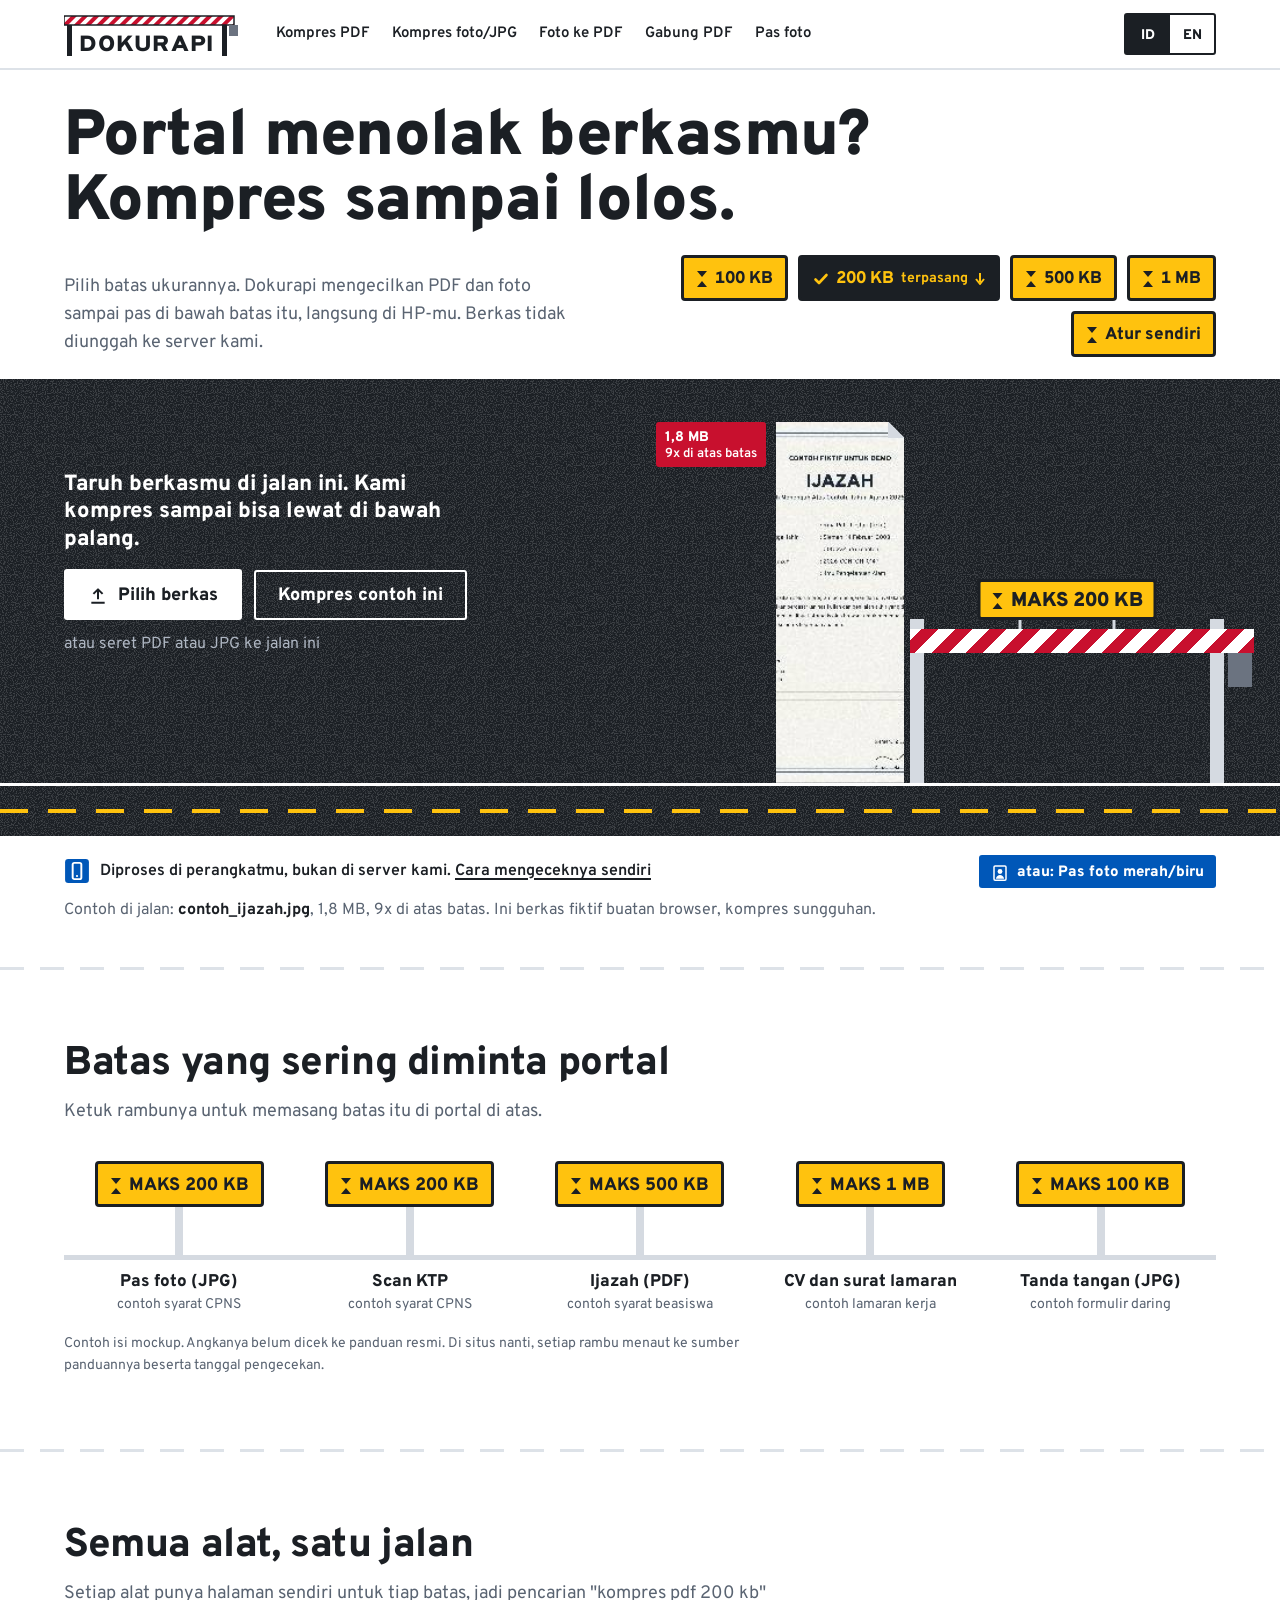
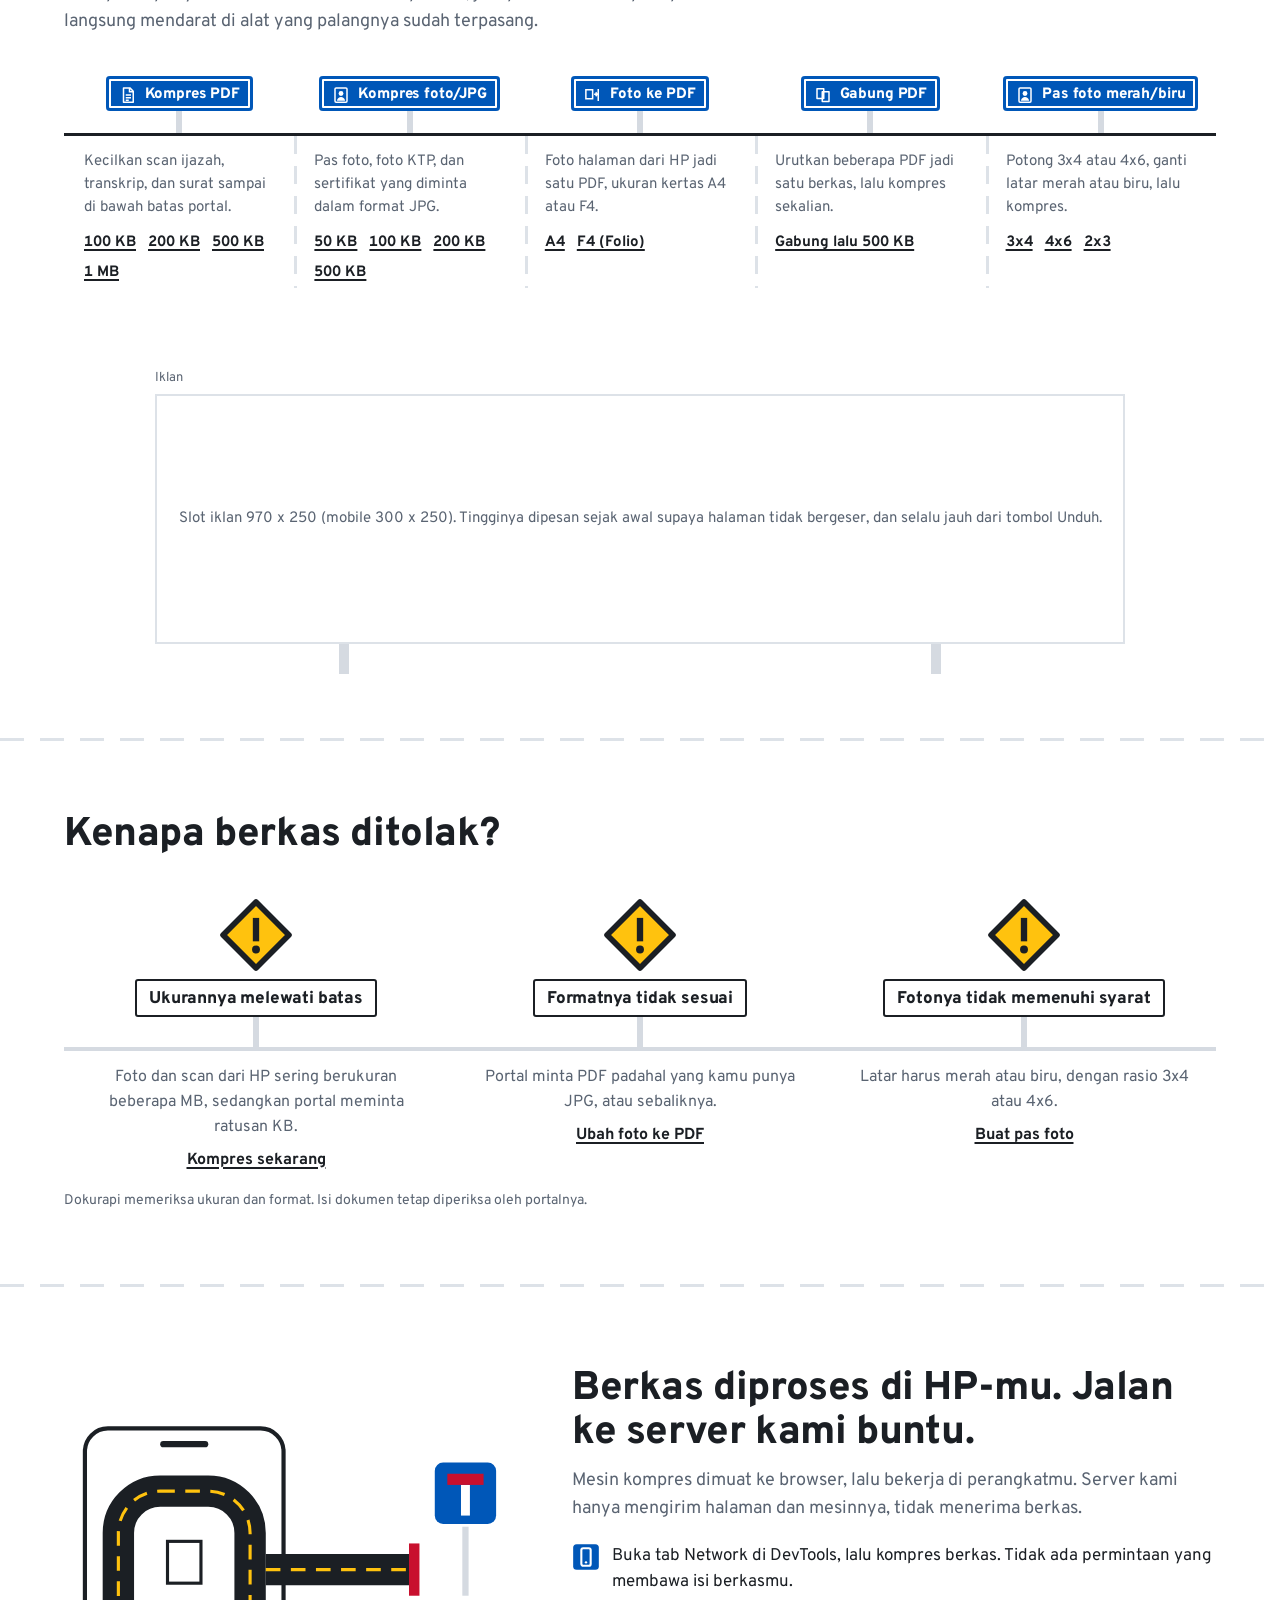
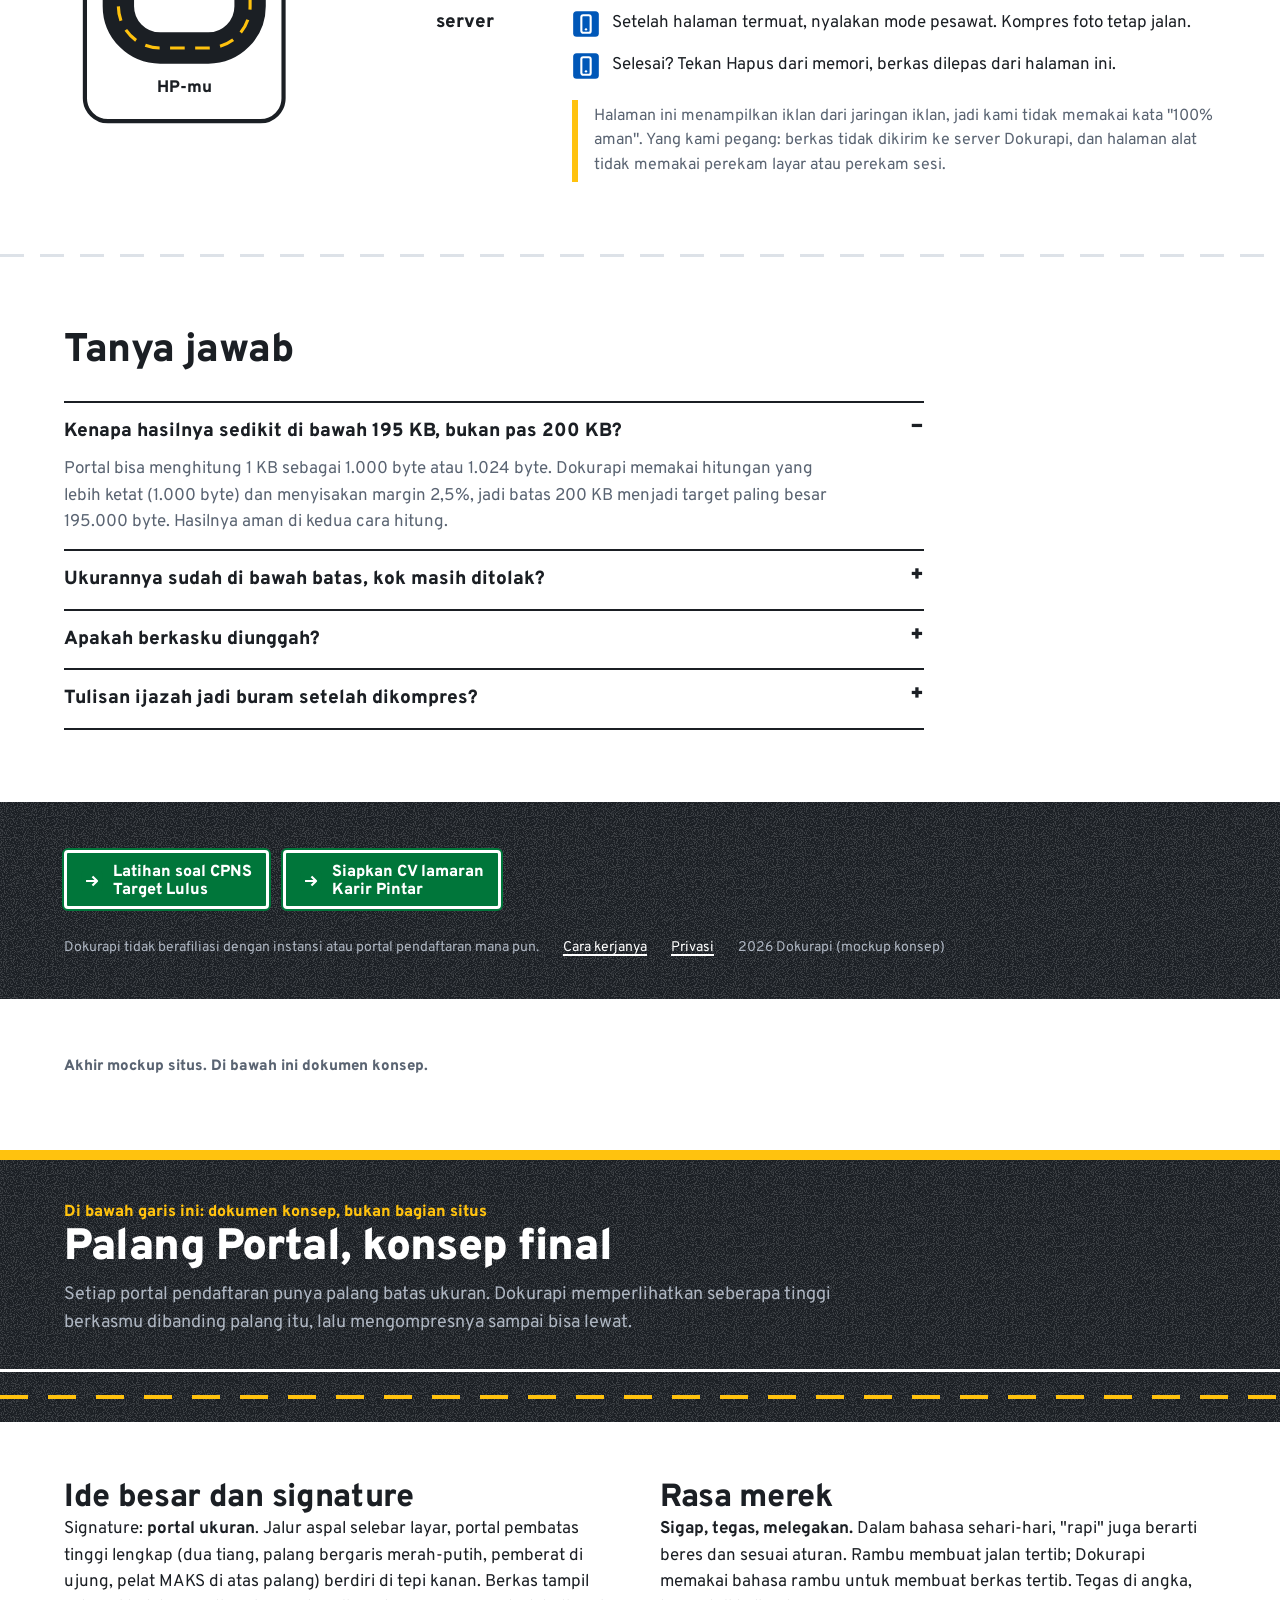
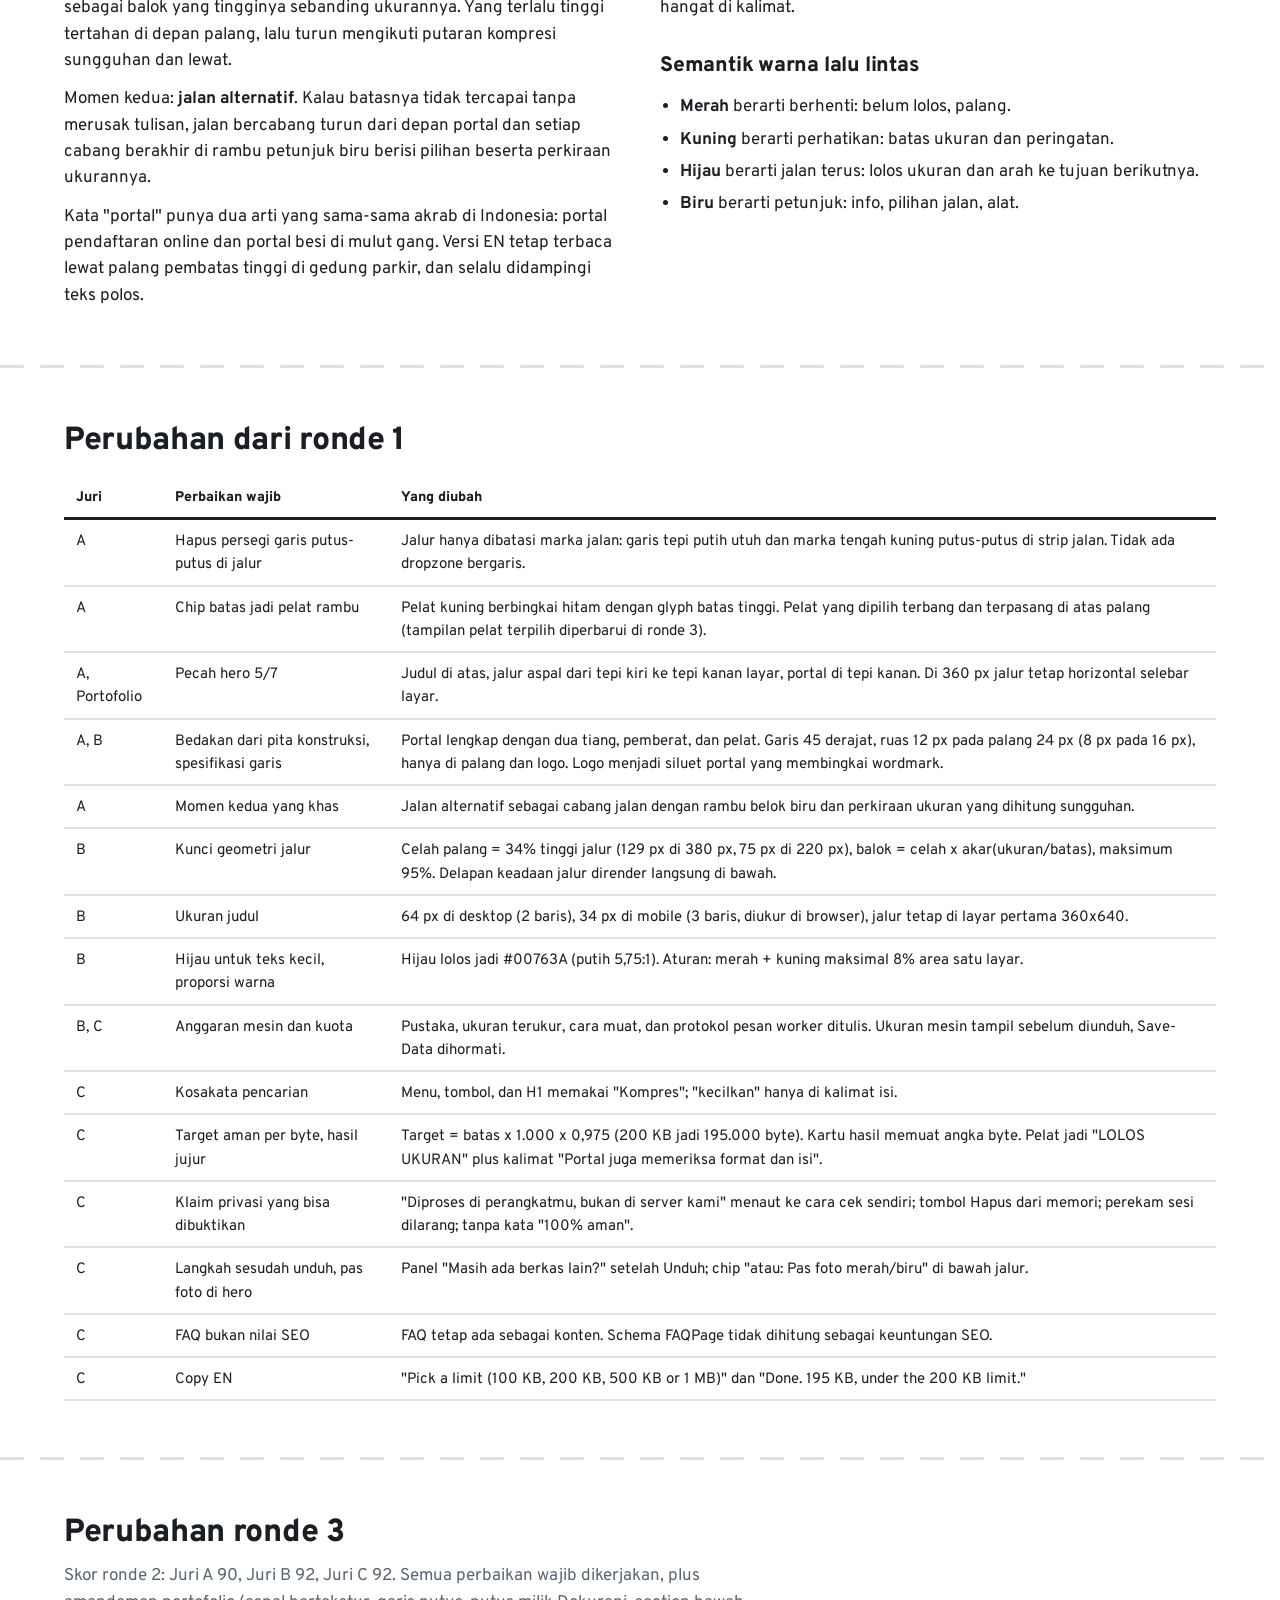
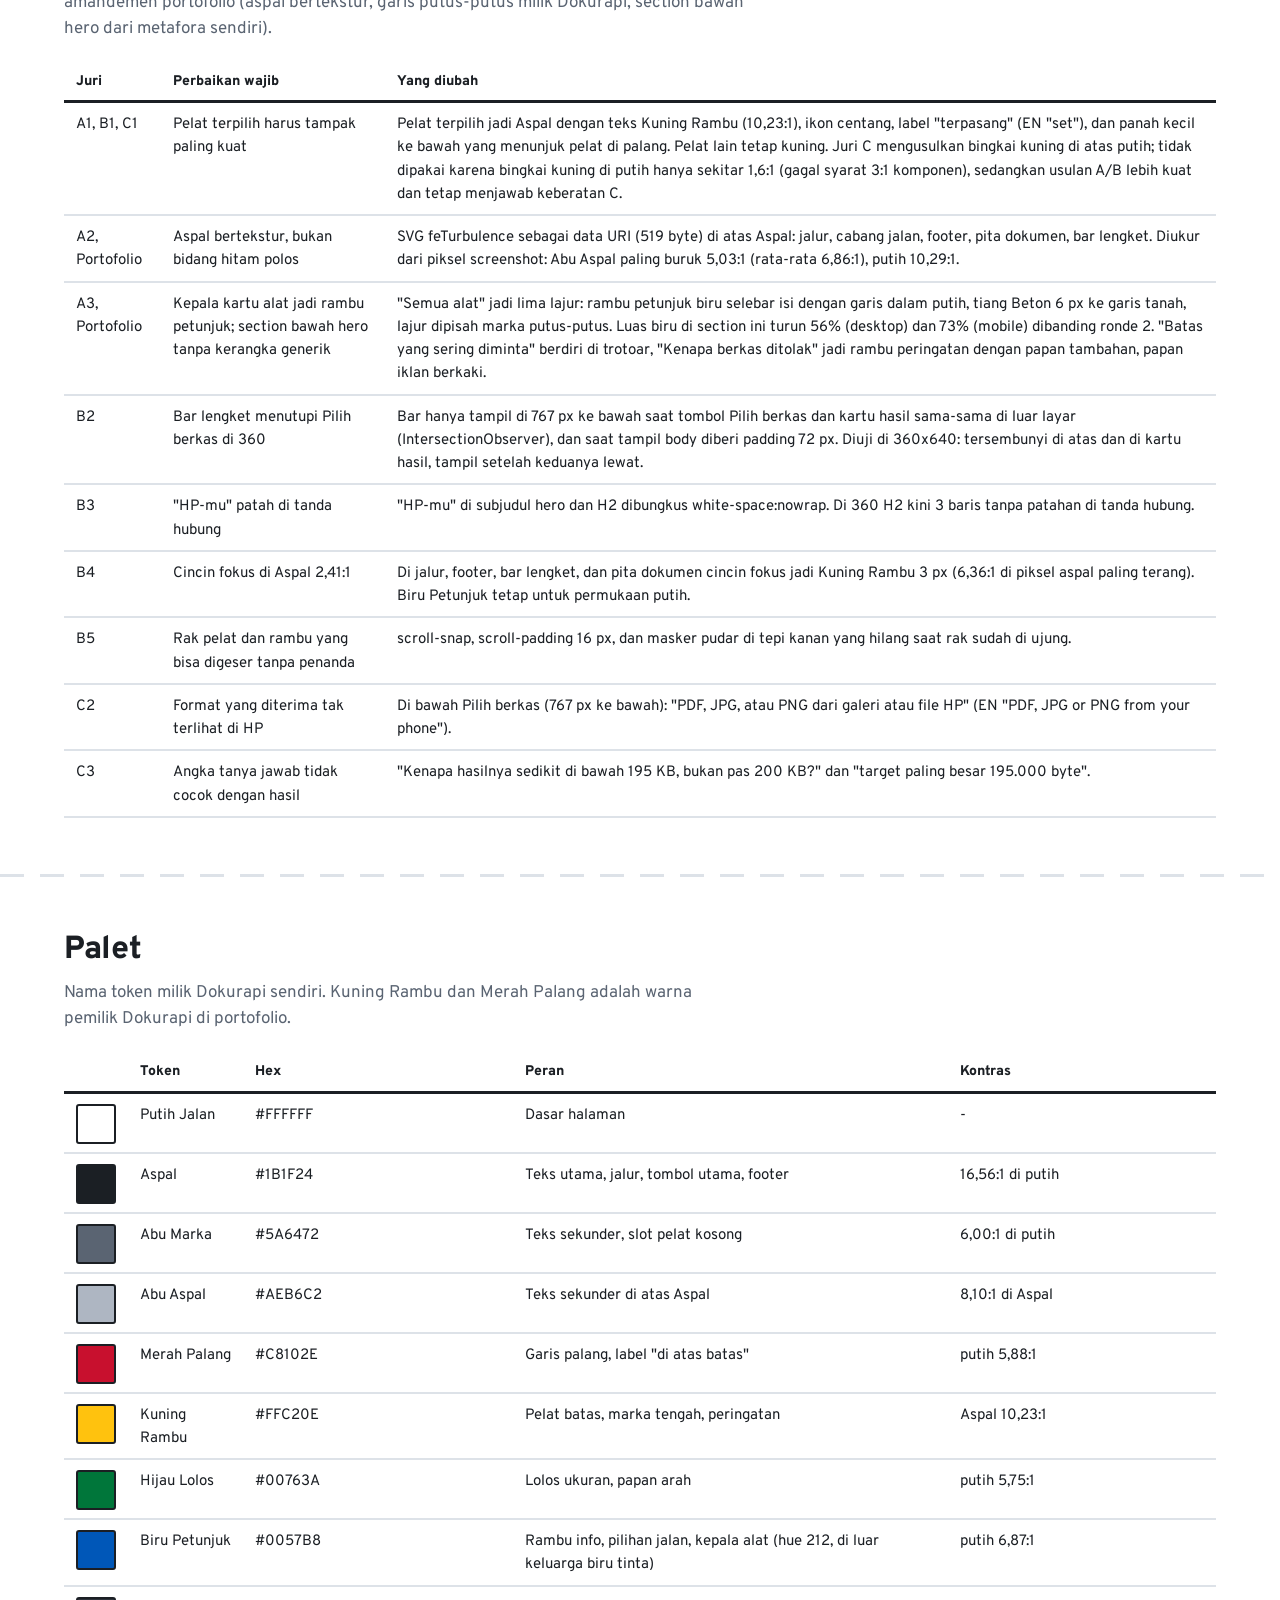
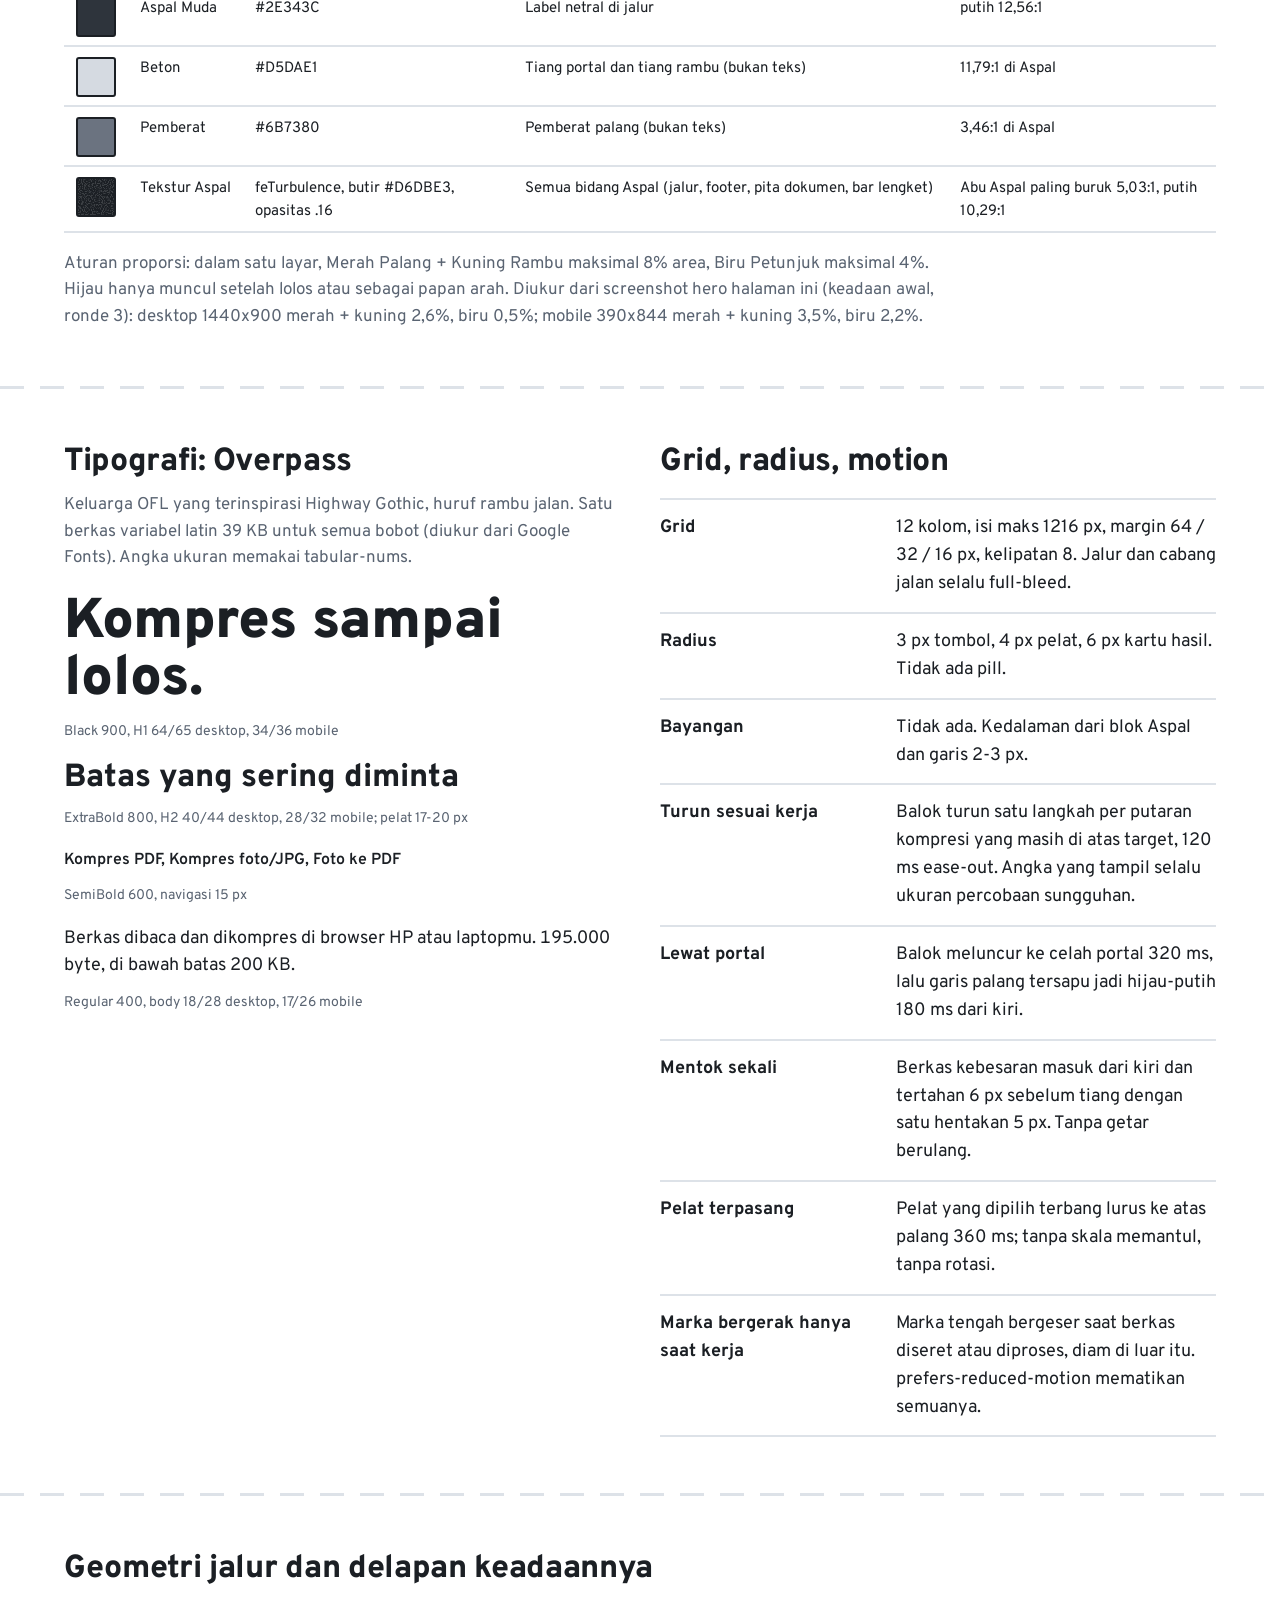
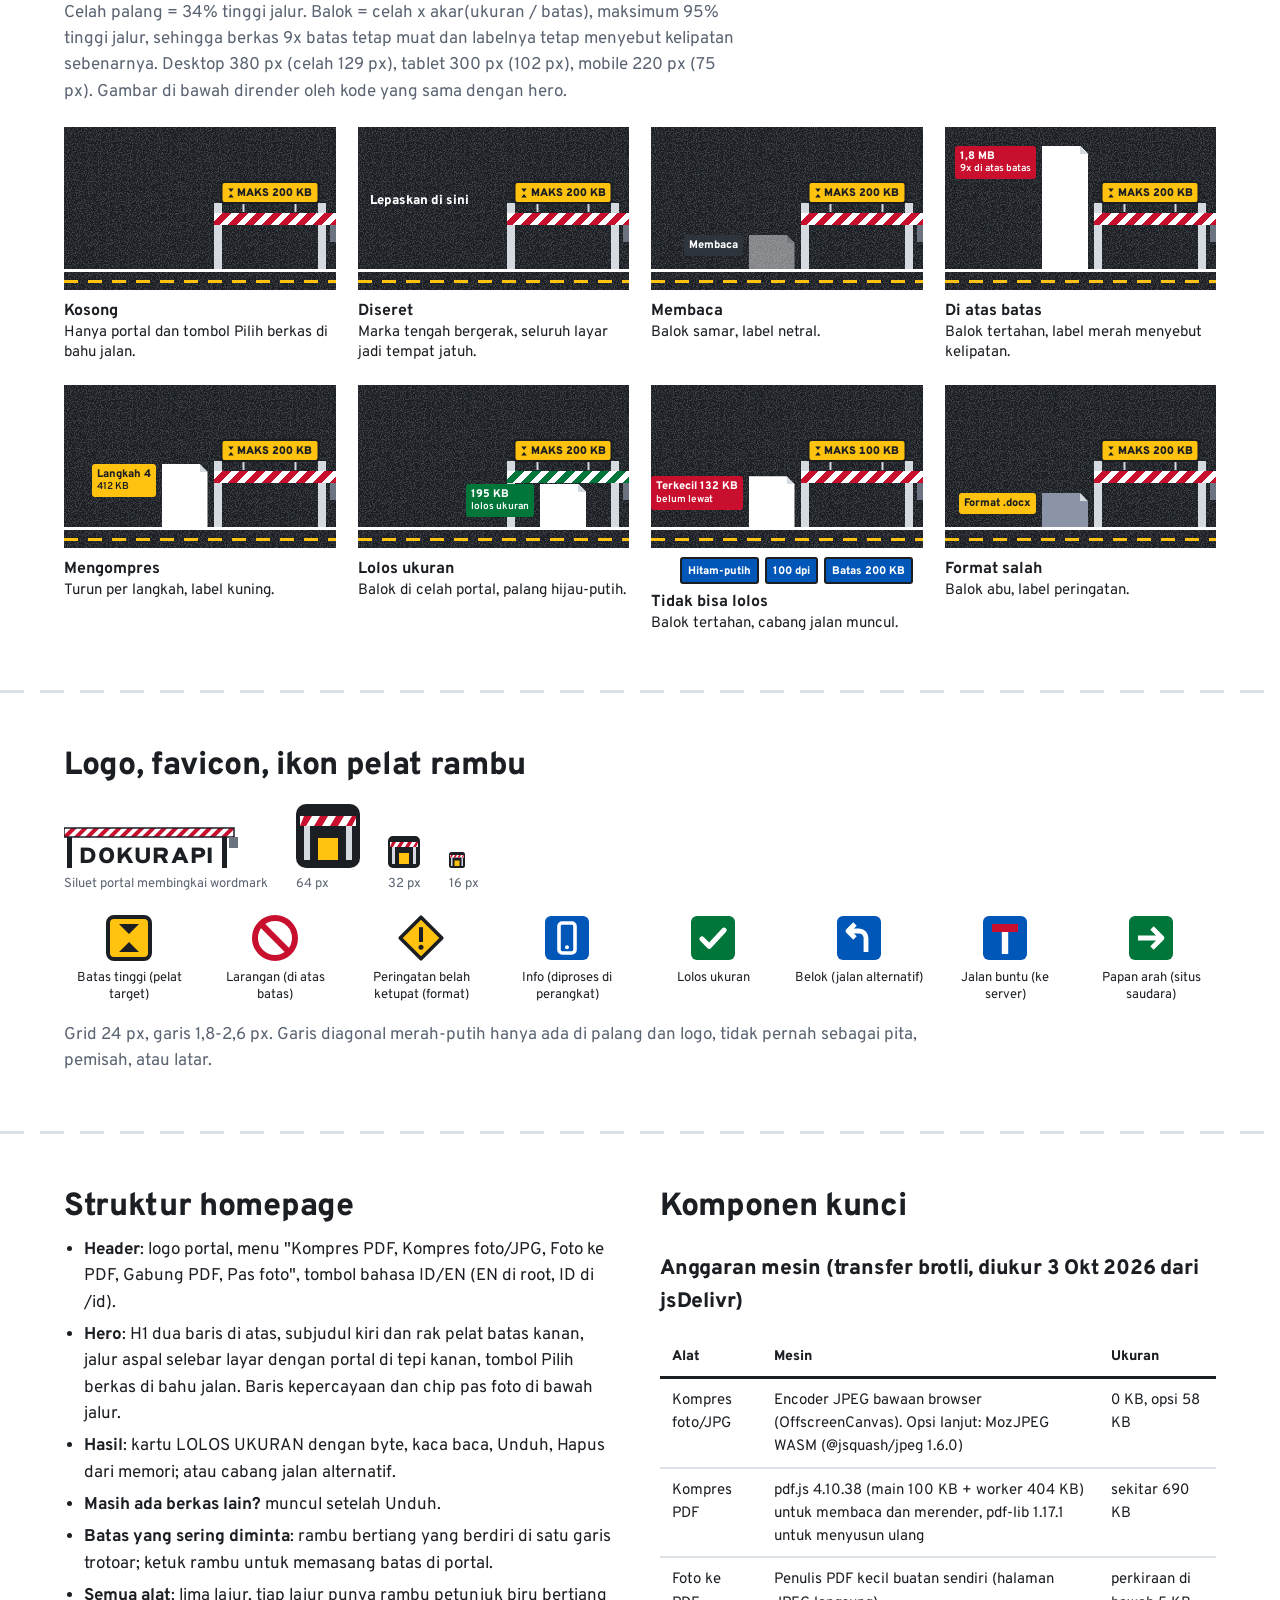
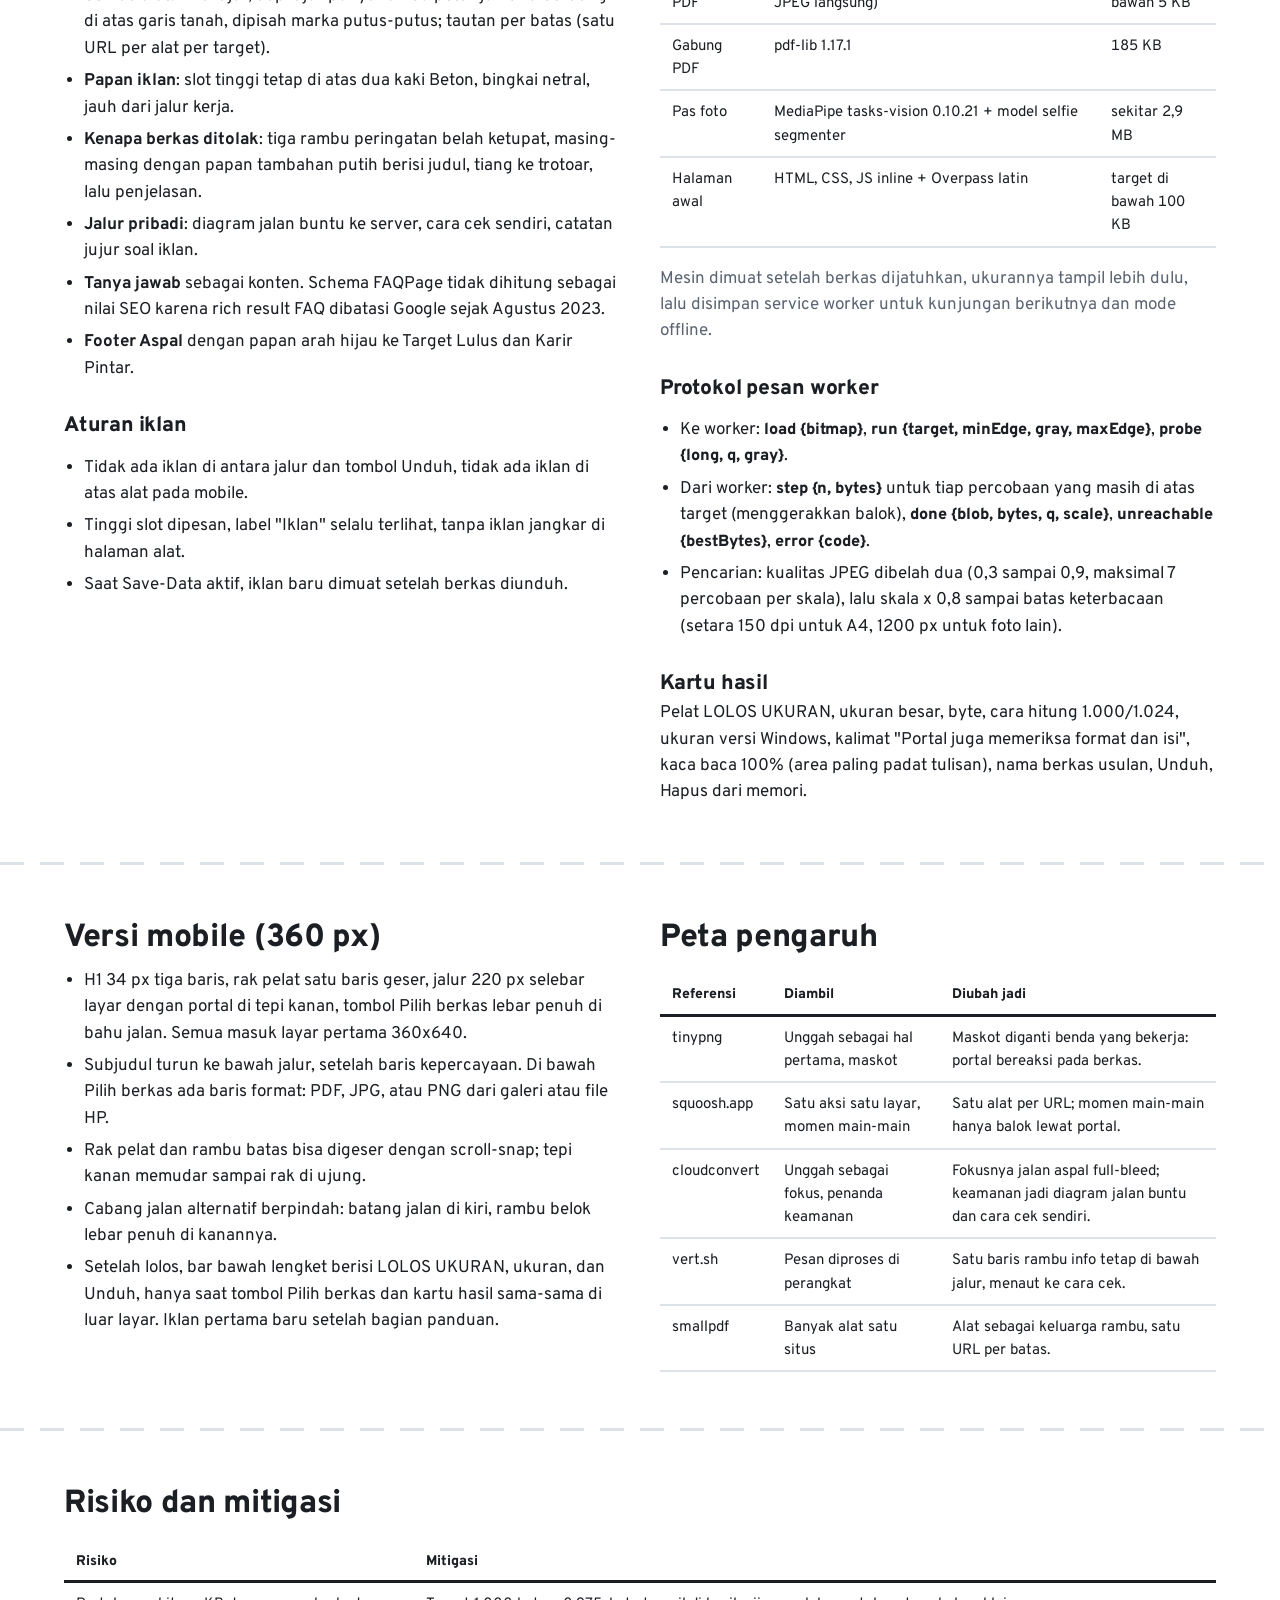
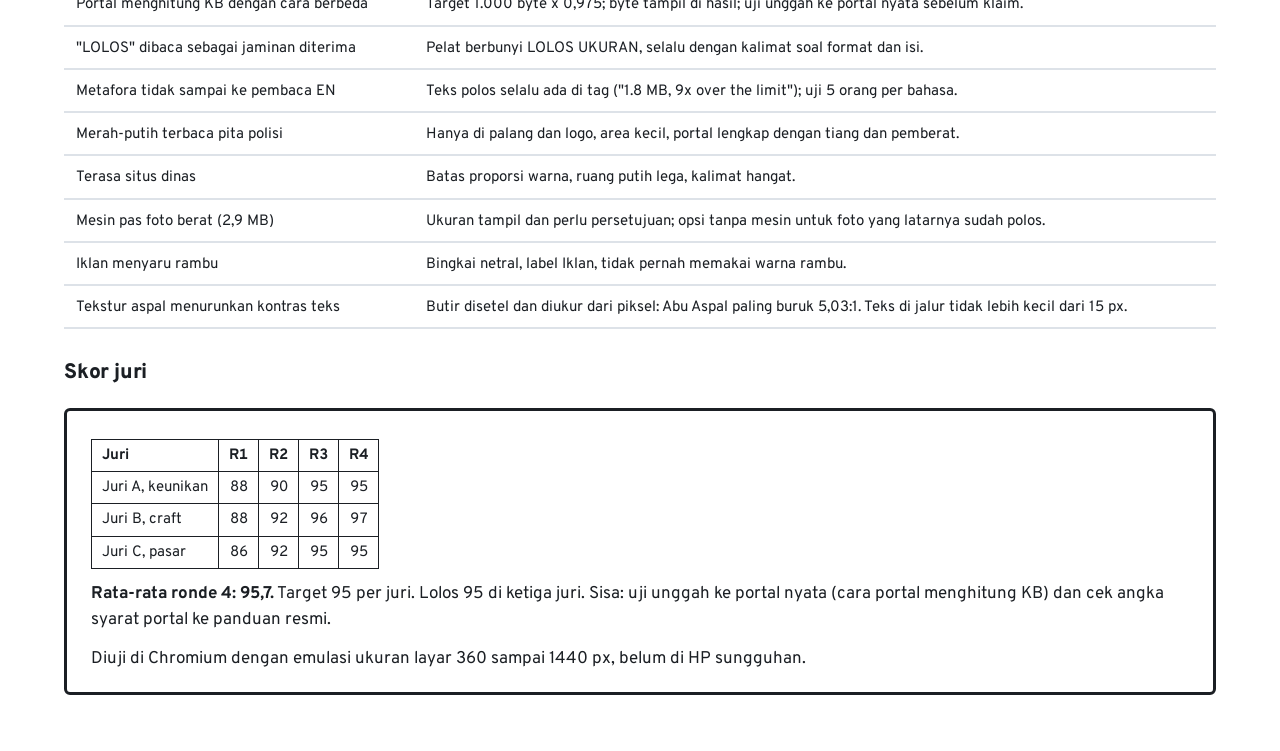
<file: site/konsep-awal/dokurapi/index.html>
<!doctype html>
<html lang="id">
<head>
<meta charset="utf-8">
<meta name="viewport" content="width=device-width,initial-scale=1">
<meta name="robots" content="noindex,nofollow">
<title>Dokurapi: Konsep Desain</title>
<meta name="description" content="Konsep desain Dokurapi: Palang Portal. Kompres PDF dan foto sampai lolos batas ukuran portal pendaftaran.">
<link rel="icon" type="image/svg+xml" href="data:image/svg+xml,%3Csvg xmlns='http://www.w3.org/2000/svg' viewBox='0 0 32 32'%3E%3Crect width='32' height='32' rx='5' fill='%231B1F24'/%3E%3Crect x='4' y='9' width='3' height='19' fill='%23D5DAE1'/%3E%3Crect x='25' y='9' width='3' height='19' fill='%23D5DAE1'/%3E%3Crect x='2' y='6' width='28' height='5' fill='%23fff'/%3E%3Cpath d='M4 6h4l-3 5H2zM12 6h4l-3 5H9zM20 6h4l-3 5h-4zM28 6h2v1l-2 4h-3z' fill='%23C8102E'/%3E%3Crect x='11' y='17' width='10' height='11' fill='%23FFC20E'/%3E%3C/svg%3E">
<link rel="preconnect" href="https://fonts.googleapis.com">
<link rel="preconnect" href="https://fonts.gstatic.com" crossorigin>
<link href="https://fonts.googleapis.com/css2?family=Overpass:wght@400;600;700;800;900&display=swap" rel="stylesheet">
<style>
:root{
  --putih:#FFFFFF;--aspal:#1B1F24;--aspal-2:#2E343C;--abu:#5A6472;--abu-aspal:#AEB6C2;
  --garis:#DDE2E8;--beton:#D5DAE1;--pemberat:#6B7380;
  --merah:#C8102E;--kuning:#FFC20E;--hijau:#00763A;--biru:#0057B8;
  --pad:64px;--maxw:1216px;
  --tekstur:url("data:image/svg+xml,%3Csvg%20xmlns%3D%27http%3A//www.w3.org/2000/svg%27%20width%3D%27160%27%20height%3D%27160%27%3E%3Cfilter%20id%3D%27a%27%3E%3CfeTurbulence%20type%3D%27fractalNoise%27%20baseFrequency%3D%27.9%27%20numOctaves%3D%272%27%20stitchTiles%3D%27stitch%27/%3E%3CfeColorMatrix%20values%3D%270%200%200%200%20.84%200%200%200%200%20.86%200%200%200%200%20.89%200%200%200%207%20-3.4%27/%3E%3C/filter%3E%3Crect%20width%3D%27160%27%20height%3D%27160%27%20filter%3D%27url%28%23a%29%27%20opacity%3D%27.16%27/%3E%3C/svg%3E");
}
*{box-sizing:border-box}
html{-webkit-text-size-adjust:100%}
body{margin:0;background:var(--putih);color:var(--aspal);font-family:Overpass,system-ui,sans-serif;font-size:18px;line-height:1.55}
img,svg,canvas{display:block}
a{color:var(--aspal);text-decoration-thickness:2px;text-underline-offset:3px}
a:hover{background:var(--kuning)}
:focus-visible{outline:3px solid var(--biru);outline-offset:2px}
.num{font-variant-numeric:tabular-nums}
.vh{position:absolute!important;width:1px;height:1px;overflow:hidden;clip:rect(0 0 0 0);white-space:nowrap}
.skip{position:absolute;left:-999px;top:8px;background:var(--aspal);color:#fff;padding:8px 12px;z-index:50}
.skip:focus{left:8px}
.wrap{max-width:calc(var(--maxw) + var(--pad)*2);margin:0 auto;padding:0 var(--pad)}
h1,h2,h3{margin:0;letter-spacing:-.01em}
p{margin:0}
button{font:inherit;color:inherit}

/* ---------- header ---------- */
.top{border-bottom:2px solid var(--garis);background:#fff}
.top .wrap{height:68px;display:flex;align-items:center;gap:36px}
.logo{display:block;flex:none;text-decoration:none}
.logo:hover{background:none}
.nav{display:flex;gap:22px;font-weight:600;font-size:15px;line-height:1.2}
.nav a{text-decoration:none}
.nav a:hover{text-decoration:underline;background:none}
.lang{margin-left:auto;display:flex;border:2px solid var(--aspal);border-radius:3px;flex:none}
.menu-b{display:none;font-weight:800;font-size:15px;text-decoration:none;border:2px solid var(--aspal);border-radius:3px;padding:9px 12px 6px;line-height:1;margin-left:auto}
.lang button{background:none;border:0;font-weight:800;font-size:14px;padding:7px 10px 4px;min-width:44px;min-height:38px;cursor:pointer}
.lang button[aria-pressed="true"]{background:var(--aspal);color:#fff}

/* ---------- hero grid ---------- */
.hero{display:grid;grid-template-columns:[full-start] minmax(var(--pad),1fr) [c-start] minmax(0,520px) [mid] minmax(0,696px) [c-end] minmax(var(--pad),1fr) [full-end];padding:36px 0 40px}
.hero h1{grid-column:c-start/c-end;grid-row:1;font-weight:900;font-size:64px;line-height:1.02}
.hero h1 span{display:block}
.hero .sub{grid-column:c-start/mid;grid-row:2;margin-top:18px;color:var(--abu);font-size:18px;max-width:46ch;align-self:end}
.hero .plates{grid-column:mid/c-end;grid-row:2;align-self:end;margin-top:18px}
.hero .lane{grid-column:full-start/full-end;grid-row:3;margin-top:22px}
.hero .forkrow{grid-column:full-start/full-end;grid-row:4}
.hero .below{grid-column:c-start/c-end;grid-row:5}
.hero .after{grid-column:c-start/c-end;grid-row:6}

/* ---------- plates (rambu batas) ---------- */
.plates{display:flex;gap:10px;justify-content:flex-end;flex-wrap:wrap}
.plate{background:var(--kuning);color:var(--aspal);border:3px solid var(--aspal);border-radius:4px;font-weight:800;font-size:17px;line-height:1;padding:11px 12px 8px;display:inline-flex;align-items:center;gap:7px;min-height:46px;cursor:pointer;white-space:nowrap}
.plate .gl{width:12px;height:18px;flex:none}
.plate .ck,.plate .dn,.plate .st{display:none}
.plate .ck{width:16px;height:16px;flex:none}
.plate .dn{width:10px;height:12px;flex:none}
.plate .st{font-weight:700;font-size:14px}
.plate[aria-checked="true"]{background:var(--aspal);color:var(--kuning);border-color:var(--aspal)}
.plate[aria-checked="true"] .gl{display:none}
.plate[aria-checked="true"] .ck,.plate[aria-checked="true"] .dn{display:block}
.plate[aria-checked="true"] .st{display:inline}
.plate[aria-checked="true"]:hover{box-shadow:none}
.plate:hover{box-shadow:inset 0 -3px 0 var(--aspal)}
.plate.edit{cursor:default;padding:5px 6px 5px 10px}
.plate .pin{width:64px;font:inherit;font-size:17px;border:2px solid var(--aspal);border-radius:3px;padding:5px 6px 3px;background:#fff;color:var(--aspal)}
.plate .pok{background:var(--aspal);color:#fff;border:0;border-radius:3px;font-weight:800;font-size:15px;padding:8px 10px 5px;cursor:pointer}
.flyer{position:fixed;z-index:60;pointer-events:none;margin:0}

/* ---------- lane (jalur aspal) ---------- */
.lane{--H:380px;--gr:56px;--rp:56px;--span:300px;--post:14px;--bw:128px;--bar:24px;--wt:30px;--clear:calc(var(--H)*.34);--seg:calc(var(--bar)/2);
  position:relative;background:var(--aspal) var(--tekstur);color:#fff;padding-top:24px;overflow:hidden}
.lane :focus-visible,.foot :focus-visible,.mbar :focus-visible,.docband :focus-visible{outline-color:var(--kuning)}
.nw{white-space:nowrap}
.lane-sky{position:relative;height:var(--H)}
.lane-ground{height:var(--gr);border-top:3px solid #fff;border-bottom:3px solid #fff;
  background:linear-gradient(90deg,var(--kuning) 0 28px,transparent 28px) 0 50%/48px 4px repeat-x}
.lane.go .lane-ground{animation:marka .5s linear infinite}
@keyframes marka{to{background-position:48px 50%}}
.post{position:absolute;bottom:0;width:var(--post);height:calc(var(--clear) + var(--bar) + 10px);background:var(--beton);z-index:1}
.post-r{right:var(--rp);z-index:4}
.post-l{right:calc(var(--rp) + var(--span))}
.bar{position:absolute;bottom:var(--clear);right:calc(var(--rp) - var(--wt));width:calc(var(--span) + var(--post) + var(--wt));height:var(--bar);z-index:4;
  background:repeating-linear-gradient(-45deg,var(--merah) 0 var(--seg),#fff var(--seg) calc(var(--seg)*2))}
.bar::after{content:"";position:absolute;inset:0;background:repeating-linear-gradient(-45deg,var(--hijau) 0 var(--seg),#fff var(--seg) calc(var(--seg)*2));clip-path:inset(0 100% 0 0);transition:clip-path .18s linear .3s}
.lane.ok .bar::after{clip-path:inset(0 0 0 0)}
.wt{position:absolute;right:2px;top:100%;width:calc(var(--wt) - 6px);height:calc(var(--bar)*1.4);background:var(--pemberat)}
.hang{position:absolute;bottom:calc(var(--clear) + var(--bar) + 9px);right:calc(var(--rp) + var(--post) + (var(--span) - var(--post))/2);transform:translateX(50%);z-index:4;
  background:var(--kuning);color:var(--aspal);border:3px solid var(--aspal);border-radius:4px;font-weight:900;font-size:20px;line-height:1;padding:9px 11px 6px;display:flex;align-items:center;gap:7px;white-space:nowrap}
.hang::before,.hang::after{content:"";position:absolute;top:calc(100% + 3px);width:3px;height:9px;background:var(--beton)}
.hang::before{left:22%}.hang::after{right:22%}
.hang .gl{width:12px;height:18px}
.blkw{position:absolute;bottom:0;right:calc(var(--rp) + var(--span) + var(--post) + 6px);width:var(--bw);height:40px;z-index:2;
  transition:height .12s ease-out,right .32s cubic-bezier(.2,.8,.2,1)}
.blkw.through{right:calc(var(--rp) + var(--post) + (var(--span) - var(--post) - var(--bw))/2)}
.blkw.through .tag{right:calc(100% + (var(--span) - var(--post) - var(--bw))/2 + var(--post) + 10px)}
.blkw.bump{animation:bump .42s cubic-bezier(.2,.8,.2,1)}
@keyframes bump{0%{transform:translateX(-56px)}78%{transform:translateX(5px)}100%{transform:none}}
.blk{position:absolute;inset:0;background:#fff center top/cover no-repeat;clip-path:polygon(0 0,calc(100% - 16px) 0,100% 16px,100% 100%,0 100%)}
.blk::after{content:"";position:absolute;top:0;right:0;width:16px;height:16px;background:linear-gradient(225deg,transparent 50%,var(--beton) 50%)}
.blk.pdf{background-image:repeating-linear-gradient(180deg,transparent 0 14px,#C9CED6 14px 17px);background-size:70% 100%;background-position:50% 22px;background-repeat:no-repeat}
.blk.bad{background:#8A94A6}
.blkw.reading .blk{opacity:.45}
.tag{position:absolute;right:calc(100% + 10px);top:0;font-weight:800;font-size:14px;line-height:1.25;padding:7px 9px 5px;border-radius:3px;white-space:nowrap;background:var(--aspal-2);color:#fff}
.tag small{display:block;font-weight:600;font-size:13px}
.tag.t-over{background:var(--merah)}
.tag.t-work{background:var(--kuning);color:var(--aspal)}
.tag.t-ok{background:var(--hijau)}
.tag.t-warn{background:var(--kuning);color:var(--aspal)}
.lane-cta{position:absolute;z-index:5;left:max(var(--pad),calc((100% - var(--maxw))/2));top:calc(24px + var(--H)*.18);
  width:min(430px,calc(100% - var(--rp) - var(--span) - var(--post) - var(--bw) - 160px - max(var(--pad),calc((100% - var(--maxw))/2))))}
.lane-cta .lead{font-weight:800;font-size:22px;line-height:1.25;margin-bottom:16px}
.lane-cta .hint{color:var(--abu-aspal);font-size:16px;margin-top:12px}
.lane-cta .row{display:flex;flex-wrap:wrap;gap:12px;align-items:center}
.lane-cta .fmt{display:none;color:var(--abu-aspal);font-size:15px;line-height:1.35}
.btn{font-weight:800;font-size:18px;line-height:1;border-radius:3px;padding:15px 22px 12px;border:2px solid transparent;cursor:pointer;display:inline-flex;align-items:center;justify-content:center;gap:10px;min-height:50px;text-decoration:none}
.btn svg{width:20px;height:20px;flex:none}
.btn-w{background:#fff;color:var(--aspal)}
.btn-w:hover{background:var(--kuning)}
.btn-o{background:transparent;color:#fff;border-color:#fff}
.btn-o:hover{background:#fff;color:var(--aspal)}
.btn-a{background:var(--aspal);color:#fff}
.btn-a:hover{background:#000}
.btn-l{background:transparent;color:var(--aspal);border-color:var(--aspal)}
.btn[disabled]{opacity:.55;cursor:not-allowed}
.lane .sr-note{position:absolute;left:12px;top:6px;font-size:13px;color:var(--abu-aspal)}

/* ---------- below lane ---------- */
.below{display:flex;flex-wrap:wrap;align-items:center;gap:10px 28px;padding:16px 0 4px}
.trust{display:flex;align-items:center;gap:10px;font-weight:600;font-size:16px}
.trust svg{width:26px;height:26px;flex:none}
.chip-b{display:inline-flex;align-items:center;gap:8px;background:var(--biru);color:#fff;border-radius:3px;padding:9px 12px 6px;font-weight:800;font-size:15px;text-decoration:none;margin-left:auto;line-height:1}
.chip-b:hover{background:#00438F}
.chip-b svg{width:18px;height:18px}
.status{flex-basis:100%;font-size:16px;color:var(--abu);min-height:25px}
.status b{color:var(--aspal)}
.engine{flex-basis:100%;font-size:16px;color:var(--abu)}
.engine.ask{color:var(--aspal);border:2px solid var(--aspal);border-radius:4px;padding:14px 16px 12px;display:flex;flex-wrap:wrap;gap:10px 18px;align-items:center;font-size:16px}
.engine .demo{background:var(--kuning);font-weight:800;padding:3px 6px 1px;border-radius:3px;font-size:13px}

/* result card */
.result{border:3px solid var(--aspal);border-radius:6px;padding:22px 24px;margin:16px 0 8px;display:grid;grid-template-columns:minmax(0,1fr) auto;gap:20px 32px}
.result .okplate{display:inline-flex;align-items:center;gap:10px;background:var(--hijau);color:#fff;font-weight:900;font-size:20px;line-height:1;padding:11px 14px 8px;border-radius:4px;border:3px solid var(--aspal)}
.result .okplate svg{width:22px;height:22px}
.result .lines .big{color:var(--aspal);max-width:none;font-weight:900;font-size:44px;line-height:1.05;margin:14px 0 6px}
.result .lines p{font-size:16px;color:var(--abu);max-width:62ch;margin-top:6px}
.result .lines p b{color:var(--aspal)}
.result .acts{display:flex;flex-wrap:wrap;gap:12px;margin-top:18px;align-items:center}
.result .fname{font-size:15px;color:var(--abu)}
.loupe{display:flex;gap:12px;align-items:flex-start}
.loupe figure{margin:0}
.loupe canvas{width:168px;height:168px;border:2px solid var(--aspal);border-radius:3px;background:#fff}
.loupe figcaption{font-size:14px;font-weight:700;margin-top:6px}
.loupe-t{font-weight:800;font-size:15px;margin-bottom:8px}

/* fork: jalan alternatif */
.fork{position:relative;padding:0 0 26px;--rp:56px;--span:300px;--post:14px;--bw:128px;--tw:52px}
.fork .trunk{position:absolute;top:0;bottom:26px;right:calc(var(--rp) + var(--span) + var(--post) + 6px + var(--bw)/2 - var(--tw)/2);width:var(--tw);background:var(--aspal) var(--tekstur);
  border-left:3px solid #fff;box-shadow:inset -3px 0 0 #fff}
.fork .trunk::after{content:"";position:absolute;left:50%;top:0;bottom:0;width:4px;transform:translateX(-50%);background:linear-gradient(180deg,var(--kuning) 0 22px,transparent 22px) 0 0/4px 38px repeat-y}
.fork .fhead{max-width:calc(var(--maxw) + var(--pad)*2);margin:0 auto;padding:22px var(--pad) 14px;display:flex;gap:12px;align-items:flex-start}
.fork .fhead svg{width:34px;height:34px;flex:none}
.fork .fhead h3{font-weight:800;font-size:22px;line-height:1.2}
.fork .fhead p{color:var(--abu);font-size:16px;margin-top:4px}
.exits{display:flex;flex-direction:column;gap:14px;align-items:flex-end;padding-right:calc(var(--rp) + var(--span) + var(--post) + 6px + var(--bw)/2 + var(--tw)/2)}
.exit{display:flex;align-items:center}
.exit .road{width:110px;height:30px;background:var(--aspal) var(--tekstur);border-top:3px solid #fff;border-bottom:3px solid #fff;position:relative}
.exit .road::after{content:"";position:absolute;left:0;right:0;top:50%;height:3px;transform:translateY(-50%);background:linear-gradient(90deg,var(--kuning) 0 14px,transparent 14px) 0 0/24px 3px repeat-x}
.exit button{display:flex;align-items:center;gap:12px;background:var(--biru);color:#fff;border:3px solid var(--aspal);border-radius:4px;padding:11px 14px 8px;cursor:pointer;text-align:left;min-height:56px;width:400px;max-width:100%}
.exit button svg{width:28px;height:28px;flex:none}
.exit button b{display:block;font-weight:800;font-size:17px;line-height:1.2}
.exit button small{display:block;font-size:14px;line-height:1.3;margin-top:2px}
.exit button:hover{background:#00438F}
.exit button[disabled]{background:#fff;color:var(--abu);border-color:var(--abu);cursor:not-allowed}
.exit button[disabled] svg{opacity:.6}

/* after download */
.after{margin:0}
#next{border-top:3px solid var(--aspal);padding-top:16px;margin:12px 0 4px}
.after h3{font-weight:800;font-size:20px;margin-bottom:12px}
.after .row{display:flex;flex-wrap:wrap;gap:10px}
.after .chip-b{margin-left:0}
.sign-g{display:inline-flex;align-items:center;gap:10px;background:var(--hijau);color:#fff;border-radius:4px;border:3px solid #fff;box-shadow:0 0 0 2px var(--hijau);padding:10px 14px 7px;font-weight:800;font-size:16px;line-height:1.15;text-decoration:none}
.sign-g:hover{background:#005C2D}
.sign-g svg{width:22px;height:22px;flex:none}

/* mobile sticky result bar */
.mbar{position:fixed;left:0;right:0;bottom:0;z-index:40;background:var(--aspal) var(--tekstur);color:#fff;display:none;align-items:center;gap:12px;padding:10px 16px calc(10px + env(safe-area-inset-bottom))}
.mbar .p{background:var(--hijau);font-weight:900;font-size:14px;padding:7px 8px 5px;border-radius:3px;line-height:1}
.mbar .s{font-weight:800;font-size:18px}
.mbar .btn{margin-left:auto;min-height:44px;padding:12px 16px 9px;font-size:16px}

/* ---------- sections ---------- */
.marka{height:3px;background:linear-gradient(90deg,var(--garis) 0 24px,transparent 24px) 0 0/40px 3px repeat-x}
.sec{padding:72px 0}
.sec h2{font-weight:800;font-size:40px;line-height:1.1}
.sec .lede{color:var(--abu);margin-top:12px;max-width:62ch}
.note{font-size:14px;color:var(--abu);margin-top:18px;max-width:80ch}
.signs{display:grid;grid-template-columns:repeat(5,minmax(0,1fr));gap:0;margin-top:36px}
.rsign{display:flex;flex-direction:column;align-items:center;text-align:center;background:none;border:0;cursor:pointer;padding:0 10px}
.rsign .plate{pointer-events:none;font-size:18px}
.rsign .pole{width:8px;height:48px;background:var(--beton)}
.rsign .base{align-self:stretch;margin:0 -10px;height:5px;background:var(--beton)}
.rsign b{margin-top:12px;font-weight:800;font-size:17px;line-height:1.25}
.rsign small{color:var(--abu);font-size:14px}
.rsign:hover .plate{box-shadow:inset 0 -3px 0 var(--aspal)}
/* lajur alat: rambu petunjuk bertiang di atas lajur */
.lajur{display:grid;grid-template-columns:repeat(5,minmax(0,1fr));margin-top:40px}
.ljr{display:flex;flex-direction:column;align-items:center;min-width:0}
.rp{display:inline-flex;align-items:center;gap:8px;background:var(--biru);color:#fff;border-radius:4px;padding:10px 13px 7px;box-shadow:inset 0 0 0 3px var(--biru),inset 0 0 0 5px #fff;font-weight:800;font-size:15px;line-height:1.15;max-width:calc(100% - 20px)}
.rp svg{width:18px;height:18px;flex:none}
.ljr .tiang{width:6px;height:22px;background:var(--beton);flex:none}
.bdn{align-self:stretch;flex:1;border-top:3px solid var(--aspal);padding:14px 20px 4px}
.ljr + .ljr .bdn{background:linear-gradient(180deg,var(--garis) 0 18px,transparent 18px) 0 0/3px 30px repeat-y}
.bdn p{font-size:15px;color:var(--abu)}
.bdn .tl{display:flex;flex-wrap:wrap;gap:6px 12px;margin-top:12px;font-weight:700;font-size:15px}
/* rambu peringatan + papan tambahan */
.peringatan{display:grid;grid-template-columns:repeat(3,minmax(0,1fr));margin-top:40px}
.pr{display:flex;flex-direction:column;align-items:center;text-align:center;padding:0 22px}
.pr .wajik{width:76px;height:76px}
.pr .tambahan{margin-top:6px;background:#fff;border:2px solid var(--aspal);border-radius:3px;padding:8px 12px 5px;font-weight:800;font-size:17px;line-height:1.25;max-width:100%}
.pr .tiang{width:6px;height:30px;background:var(--beton);flex:none}
.pr p{align-self:stretch;margin:0 -22px;border-top:4px solid var(--beton);padding:14px 22px 0;font-size:16px;color:var(--abu)}
.pr a{font-weight:700;font-size:16px;margin-top:8px}
.ad .legs{max-width:970px;margin:0 auto;display:flex;justify-content:space-between;padding:0 16%;height:30px}
.ad .legs span{width:10px;background:var(--beton)}
.ad{padding:8px 0 64px}
.ad .lbl{font-size:13px;color:var(--abu);max-width:970px;margin:0 auto 6px}
.ad .slot{height:250px;max-width:970px;margin:0 auto;border:2px solid var(--garis);display:flex;align-items:center;justify-content:center;text-align:center;color:var(--abu);font-size:15px;padding:16px}
.priv{display:grid;grid-template-columns:minmax(0,5fr) minmax(0,7fr);gap:48px;align-items:center;margin-top:8px}
.priv .dia{width:100%;height:auto}
.check{list-style:none;padding:0;margin:20px 0 0;display:grid;gap:14px}
.check li{display:grid;grid-template-columns:28px 1fr;gap:12px;font-size:17px}
.check svg{width:28px;height:28px}
.honest{margin-top:20px;border-left:6px solid var(--kuning);padding:4px 0 4px 16px;font-size:16px;color:var(--abu)}
.faq{margin-top:28px;max-width:860px}
.faq details{border-top:2px solid var(--aspal);padding:14px 0}
.faq details:last-child{border-bottom:2px solid var(--aspal)}
.faq summary{font-weight:800;font-size:19px;cursor:pointer;list-style:none;display:flex;justify-content:space-between;gap:16px}
.faq summary::-webkit-details-marker{display:none}
.faq summary::after{content:"+";font-weight:900;font-size:22px;line-height:1}
.faq details[open] summary::after{content:"\2212"}
.faq details p{margin-top:10px;color:var(--abu);font-size:17px;max-width:70ch}
.foot{background:var(--aspal) var(--tekstur);color:#fff;padding:48px 0 40px}
.foot .signs-g{display:flex;flex-wrap:wrap;gap:14px}
.foot .fine{margin-top:28px;font-size:14px;color:var(--abu-aspal);display:flex;flex-wrap:wrap;gap:8px 24px}
.foot .fine a{color:#fff}
.foot .fine a:hover{background:none;color:var(--kuning)}

/* ---------- concept document ---------- */
.docband{background:var(--aspal) var(--tekstur);color:#fff;padding:40px 0 0;margin-top:72px;border-top:10px solid var(--kuning)}
.split{max-width:calc(var(--maxw) + var(--pad)*2);margin:56px auto 0;padding:0 var(--pad);font-weight:800;font-size:15px;color:var(--abu)}
.doc code{font-family:inherit;font-weight:800;font-size:.95em}
.docband .t{font-weight:900;font-size:44px;line-height:1.05}
.docband p{color:var(--abu-aspal);margin-top:10px;max-width:70ch}
.docband .road{height:56px;margin-top:32px;border-top:3px solid #fff;border-bottom:3px solid #fff;background:linear-gradient(90deg,var(--kuning) 0 28px,transparent 28px) 0 50%/48px 4px repeat-x}
.doc .sec{padding:56px 0}
.doc h2{font-size:32px}
.doc h3{font-weight:800;font-size:21px;margin-top:28px}
.doc p,.doc li{font-size:17px}
.doc p+p{margin-top:12px}
.doc ul{padding-left:20px;margin:12px 0 0}
.doc li+li{margin-top:6px}
.cols2{display:grid;grid-template-columns:minmax(0,1fr) minmax(0,1fr);gap:40px}
.tbl{width:100%;border-collapse:collapse;margin-top:18px;font-size:15px}
.tbl th,.tbl td{text-align:left;vertical-align:top;padding:10px 12px 8px;border-bottom:2px solid var(--garis)}
.tbl th{font-weight:800;border-bottom:3px solid var(--aspal);font-size:14px}
.tblw{overflow-x:auto;-webkit-overflow-scrolling:touch}
.sw{display:inline-block;width:40px;height:40px;border:2px solid var(--aspal);border-radius:3px;vertical-align:middle}
.spec{margin-top:18px;border-top:2px solid var(--garis)}
.spec div{display:grid;grid-template-columns:220px 1fr;gap:16px;padding:14px 0;border-bottom:2px solid var(--garis);align-items:baseline}
.spec .m{color:var(--abu);font-size:14px}
.minis{display:grid;grid-template-columns:repeat(4,minmax(0,1fr));gap:22px;margin-top:22px}
.mini figcaption{margin-top:8px;font-size:15px;line-height:1.35}
.mini figcaption b{display:block;font-size:16px}
.mini{margin:0}
.lane.small{--H:130px;--gr:24px;--rp:10px;--span:104px;--post:8px;--bw:46px;--bar:12px;--wt:12px;padding-top:12px}
.lane.small .hang{font-size:11px;padding:5px 5px 3px;border-width:2px;gap:3px}
.lane.small .hang .gl{width:7px;height:10px}
.lane.small .hang::before,.lane.small .hang::after{height:8px;top:calc(100% + 2px);width:2px}
.lane.small .tag{font-size:11px;padding:4px 5px 3px;right:calc(100% + 6px)}
.lane.small .tag small{font-size:10px}
.lane.small .lane-ground{background:linear-gradient(90deg,var(--kuning) 0 14px,transparent 14px) 0 50%/24px 3px repeat-x}
.lane.small .blk{clip-path:polygon(0 0,calc(100% - 8px) 0,100% 8px,100% 100%,0 100%)}
.lane.small .blk::after{width:8px;height:8px}
.lane .drophint{position:absolute;left:12px;top:40%;font-weight:800;font-size:13px;color:#fff}
.minifork{display:flex;gap:6px;justify-content:flex-end;padding:6px 10px 0;background:#fff}
.minifork span{background:var(--biru);color:#fff;font-size:11px;font-weight:800;border-radius:3px;padding:4px 6px 2px;border:2px solid var(--aspal)}
.icons{display:grid;grid-template-columns:repeat(8,minmax(0,1fr));gap:16px;margin-top:20px}
.icons figure{margin:0;text-align:center}
.icons svg{width:48px;height:48px;margin:0 auto}
.icons figcaption{font-size:13px;margin-top:8px;line-height:1.3}
.logos{display:flex;flex-wrap:wrap;gap:28px;align-items:flex-end;margin-top:20px}
.logos figure{margin:0}
.logos figcaption{font-size:13px;color:var(--abu);margin-top:6px}
.spec-type .s900{font-weight:900;font-size:56px;line-height:1.02}
.spec-type .s800{font-weight:800;font-size:32px;line-height:1.1}
.spec-type .s600{font-weight:600;font-size:16px}
.spec-type .s400{font-weight:400;font-size:18px}
.score{border:3px solid var(--aspal);border-radius:6px;padding:20px 24px;margin-top:18px}

/* ---------- responsive ---------- */
@media (max-width:1180px){
  .nav{display:none}
  .menu-b{display:inline-block}
  .menu-b + .lang{margin-left:0}
  .signs{grid-template-columns:repeat(3,minmax(0,1fr));row-gap:28px}
  .lajur{grid-template-columns:repeat(3,minmax(0,1fr));row-gap:32px}
  .ljr:nth-child(3n+1) .bdn{background:none}
  .icons{grid-template-columns:repeat(4,minmax(0,1fr))}
  .minis{grid-template-columns:repeat(2,minmax(0,1fr))}
}
@media (max-width:1199px){
  .lane-cta .lead{font-size:18px;margin-bottom:12px}
  .lane-cta .row{flex-direction:column;align-items:flex-start}
}
@media (max-width:1023px){
  :root{--pad:32px}
  .hero{grid-template-columns:[full-start] var(--pad) [c-start] minmax(0,1fr) [mid] minmax(0,1fr) [c-end] var(--pad) [full-end]}
  .hero h1{font-size:52px}
  .hero .sub{grid-column:c-start/c-end}
  .hero .plates{grid-column:c-start/c-end;grid-row:3;justify-content:flex-start}
  .hero .lane{grid-row:4}.hero .forkrow{grid-row:5}.hero .below{grid-row:6}.hero .after{grid-row:7}
  .lane{--H:300px;--rp:32px;--span:220px;--post:12px;--bw:100px;--bar:20px;--wt:22px}
  .fork{--rp:32px;--span:220px;--post:12px;--bw:100px}
  .lane-cta{top:calc(24px + var(--H)*.12)}
  .lane-cta .lead{display:none}
  .result{grid-template-columns:1fr}
  .priv,.cols2{grid-template-columns:1fr}
  .peringatan{grid-template-columns:1fr;row-gap:36px}
}
@media (max-width:767px){
  .lane-cta{position:static;width:auto;padding:14px var(--pad) 16px}
  .lane-cta .lead,.lane-cta .hint{display:none}
  .lane-cta .row{flex-direction:column;align-items:stretch;gap:8px}
  .lane-cta .btn{width:100%}
  .lane-cta .btn-o{border:0;min-height:40px;padding:8px;text-decoration:underline;text-underline-offset:3px}
  .lane-cta .fmt{display:block;text-align:center;margin:0 0 2px}
  .mbar.on{display:flex}
  body.has-mbar{padding-bottom:72px}
  html.has-mbar{scroll-padding-bottom:80px}
}
@media (max-width:639px){
  :root{--pad:16px}
  body{font-size:17px}
  .top .wrap{height:58px;gap:12px}
  .logo svg{width:138px;height:auto}
  .lang button{min-width:40px;padding:6px 8px 3px;font-size:13px}
  .hero{padding-top:18px;grid-template-columns:[full-start] 16px [c-start] minmax(0,1fr) [mid c-end] 16px [full-end]}
  .hero h1{font-size:34px;line-height:1.05}
  .hero h1 span{display:inline}
  .hero .plates{grid-column:full-start/full-end;grid-row:2;margin-top:14px;flex-wrap:nowrap;overflow-x:auto;padding:4px 16px;scrollbar-width:none;justify-content:flex-start}
  .hero .plates::-webkit-scrollbar{display:none}
  .plate{font-size:16px;min-height:44px;padding:10px 10px 7px}
  .hero .lane{grid-row:3;margin-top:10px}
  .hero .forkrow{grid-row:4}.hero .below{grid-row:5}.hero .after{grid-row:6}
  .hero .sub{grid-row:7;margin:18px 0 8px;font-size:17px}
  .lane{--H:220px;--gr:32px;--rp:12px;--span:120px;--post:10px;--bw:64px;--bar:16px;--wt:12px;padding-top:14px}
  .hang{font-size:14px;padding:6px 7px 4px;gap:4px;border-width:2px}
  .hang .gl{width:9px;height:13px}
  .tag{font-size:12px;padding:5px 6px 4px}
  .tag small{font-size:11px}
  .below{padding-top:12px;gap:10px}
  .trust{font-size:15px}
  .chip-b{margin-left:0}
  .fork{--rp:12px;--span:120px;--post:10px;--bw:64px;--tw:40px}
  .fork .trunk{right:auto;left:16px}
  .fork .fhead{padding:18px 16px 12px 72px}
  .exits{align-items:stretch;padding:0 16px 0 16px}
  .exit{flex-direction:row-reverse;justify-content:flex-end}
  .exit .road{width:30px;flex:none;margin-left:24px}
  .exit button{flex:1;width:auto;max-width:none}
  .result{padding:18px 16px;gap:16px}
  .result .lines .big{color:var(--aspal);max-width:none;font-size:36px}
  .loupe canvas{width:136px;height:136px}
  .sec{padding:48px 0}
  .sec h2{font-size:28px;line-height:1.15}
  .signs{display:flex;overflow-x:auto;gap:0;padding-bottom:8px;scrollbar-width:none}
  .signs::-webkit-scrollbar{display:none}
  .rsign{flex:0 0 164px}
  .hero .plates,.signs{scroll-snap-type:x mandatory;scroll-padding-inline:16px;-webkit-mask-image:linear-gradient(90deg,#000 86%,transparent);mask-image:linear-gradient(90deg,#000 86%,transparent)}
  .hero .plates.at-end,.signs.at-end{-webkit-mask-image:none;mask-image:none}
  .hero .plates>*,.signs>*{scroll-snap-align:start}
  .lajur{grid-template-columns:1fr;row-gap:0}
  .ljr{align-items:flex-start}
  .ljr .tiang{margin-left:34px}
  .ljr .bdn,.ljr:nth-child(3n+1) .bdn{background:none;padding:14px 0 4px}
  .ljr + .ljr{margin-top:26px;padding-top:26px;background:linear-gradient(90deg,var(--garis) 0 24px,transparent 24px) 0 0/40px 3px repeat-x}
  .ad .legs{max-width:300px;padding:0 18%}
  .ad .slot{height:250px;max-width:300px}
  .doc h2{font-size:26px}
  .docband .t{font-size:32px}
  .spec div{grid-template-columns:1fr;gap:4px}
  .tbl thead{display:none}
  .tbl,.tbl tbody,.tbl tr,.tbl td{display:block;width:100%}
  .tbl tr{border-bottom:2px solid var(--garis);padding:10px 0}
  .tbl td{border:0;padding:3px 0}
  .tbl td[data-label]:not([data-label=""])::before{content:attr(data-label) ": ";font-weight:800;color:var(--aspal)}
  .tbl td:first-child .sw{margin-bottom:4px}
  .minis{grid-template-columns:1fr}
  .icons{grid-template-columns:repeat(4,minmax(0,1fr))}
  .spec-type .s900{font-size:40px}
}
@media (prefers-reduced-motion:reduce){
  *,*::before,*::after{animation:none!important;transition:none!important;scroll-behavior:auto!important}
}
</style>
</head>
<body>
<svg width="0" height="0" style="position:absolute" aria-hidden="true" focusable="false">
  <defs>
    <pattern id="stripe-logo" width="8" height="8" patternUnits="userSpaceOnUse" patternTransform="rotate(45)"><rect width="4" height="8" fill="#C8102E"/><rect x="4" width="4" height="8" fill="#fff"/></pattern>
  </defs>
  <symbol id="i-centang" viewBox="0 0 16 16"><path d="M2.5 8.5l3.5 3.5 7.5-8" fill="none" stroke="currentColor" stroke-width="2.6" stroke-linecap="round" stroke-linejoin="round"/></symbol>
  <symbol id="g-turun" viewBox="0 0 10 12"><path d="M5 0v9M1 6l4 5 4-5" fill="none" stroke="currentColor" stroke-width="2" stroke-linejoin="round"/></symbol>
  <symbol id="g-batas" viewBox="0 0 12 18"><path d="M1 1h10L6 7z M1 17h10L6 11z" fill="currentColor"/></symbol>
  <symbol id="i-larangan" viewBox="0 0 24 24"><circle cx="12" cy="12" r="10" fill="#fff" stroke="#C8102E" stroke-width="3"/><path d="M5.6 5.6l12.8 12.8" stroke="#C8102E" stroke-width="3"/></symbol>
  <symbol id="i-peringatan" viewBox="0 0 24 24"><path d="M12 1.6L22.4 12 12 22.4 1.6 12z" fill="#FFC20E" stroke="#1B1F24" stroke-width="1.8" stroke-linejoin="round"/><rect x="11" y="6.6" width="2" height="7.4" fill="#1B1F24"/><circle cx="12" cy="16.6" r="1.25" fill="#1B1F24"/></symbol>
  <symbol id="i-info" viewBox="0 0 24 24"><rect x="1" y="1" width="22" height="22" rx="3" fill="#0057B8"/><rect x="8" y="4.5" width="8" height="15" rx="1.6" fill="none" stroke="#fff" stroke-width="1.8"/><circle cx="12" cy="16.6" r="1" fill="#fff"/></symbol>
  <symbol id="i-lolos" viewBox="0 0 24 24"><rect x="1" y="1" width="22" height="22" rx="3" fill="#00763A"/><path d="M6.5 12.5l3.6 3.6 7.4-8" fill="none" stroke="#fff" stroke-width="2.6" stroke-linecap="round" stroke-linejoin="round"/></symbol>
  <symbol id="i-belok" viewBox="0 0 24 24"><rect x="1" y="1" width="22" height="22" rx="3" fill="#0057B8"/><path d="M15.5 19V12a3.5 3.5 0 0 0-3.5-3.5H7" fill="none" stroke="#fff" stroke-width="2.4"/><path d="M10 5L6.5 8.5 10 12" fill="none" stroke="#fff" stroke-width="2.4" stroke-linejoin="round"/></symbol>
  <symbol id="i-buntu" viewBox="0 0 24 24"><rect x="1" y="1" width="22" height="22" rx="3" fill="#0057B8"/><rect x="10.4" y="9" width="3.2" height="11" fill="#fff"/><rect x="5.5" y="5" width="13" height="4" fill="#C8102E"/></symbol>
  <symbol id="i-arah" viewBox="0 0 24 24"><rect x="1" y="1" width="22" height="22" rx="3" fill="#00763A"/><path d="M5.5 12h11.5M12.5 7l5 5-5 5" fill="none" stroke="#fff" stroke-width="2.4" stroke-linejoin="round"/></symbol>
  <symbol id="i-batas" viewBox="0 0 24 24"><rect x="1.5" y="1.5" width="21" height="21" rx="3" fill="#FFC20E" stroke="#1B1F24" stroke-width="2"/><path d="M7 5h10l-5 5z M7 19h10l-5-5z" fill="#1B1F24"/></symbol>
  <symbol id="i-unggah" viewBox="0 0 24 24"><path d="M12 16V4M6.5 9.5L12 4l5.5 5.5M4 20h16" fill="none" stroke="currentColor" stroke-width="2.4" stroke-linejoin="round"/></symbol>
  <symbol id="i-unduh" viewBox="0 0 24 24"><path d="M12 4v12M6.5 10.5L12 16l5.5-5.5M4 20h16" fill="none" stroke="currentColor" stroke-width="2.4" stroke-linejoin="round"/></symbol>
  <symbol id="i-foto" viewBox="0 0 24 24"><rect x="4" y="2.5" width="16" height="19" rx="1.5" fill="none" stroke="currentColor" stroke-width="2"/><circle cx="12" cy="10" r="3.2" fill="currentColor"/><path d="M6.5 19.5c.8-3.2 3-4.8 5.5-4.8s4.7 1.6 5.5 4.8" fill="currentColor"/></symbol>
  <symbol id="i-pdf" viewBox="0 0 24 24"><path d="M6 2.5h8.5L19 7v14.5H6z" fill="none" stroke="currentColor" stroke-width="2" stroke-linejoin="round"/><path d="M14 2.5V7.5h5" fill="none" stroke="currentColor" stroke-width="2"/><path d="M9 12h7M9 15.5h7M9 19h4" stroke="currentColor" stroke-width="2"/></symbol>
  <symbol id="i-gabung" viewBox="0 0 24 24"><path d="M4 3.5h9v13H4z M11 7.5h9v13h-9z" fill="none" stroke="currentColor" stroke-width="2" stroke-linejoin="round"/></symbol>
  <symbol id="i-ke-pdf" viewBox="0 0 24 24"><rect x="2.5" y="5" width="9" height="12" fill="none" stroke="currentColor" stroke-width="2"/><path d="M13.5 11h4M15.5 8.5L18 11l-2.5 2.5" fill="none" stroke="currentColor" stroke-width="2"/><path d="M19 4v16" stroke="currentColor" stroke-width="2"/></symbol>
  <symbol id="i-skala" viewBox="0 0 24 24"><rect x="1" y="1" width="22" height="22" rx="3" fill="#FFC20E" stroke="#1B1F24" stroke-width="2"/><path d="M7 17V9M12 17V6M17 17v-4" stroke="#1B1F24" stroke-width="2.6"/></symbol>
</svg>

<a class="skip" href="#alat">Langsung ke alat</a>

<!-- ===================== BAGIAN 1: MOCKUP LANDING PAGE ===================== -->
<header class="top">
  <div class="wrap">
    <a class="logo" href="#" aria-label="Dokurapi, beranda">
      <svg width="176" height="44" viewBox="0 0 176 44" aria-hidden="true">
        <rect x="3" y="12" width="5" height="32" fill="#1B1F24"/>
        <rect x="158" y="12" width="5" height="32" fill="#1B1F24"/>
        <rect x="0" y="4" width="170" height="9" fill="url(#stripe-logo)"/>
        <rect x="0" y="4" width="170" height="9" fill="none" stroke="#1B1F24" stroke-width="1.5"/>
        <rect x="165" y="13" width="9" height="11" fill="#6B7380"/>
        <text x="83" y="39" text-anchor="middle" font-family="Overpass, sans-serif" font-weight="900" font-size="22" letter-spacing="1" textLength="136" lengthAdjust="spacingAndGlyphs" fill="#1B1F24">DOKURAPI</text>
      </svg>
    </a>
    <nav class="nav" aria-label="Alat">
      <a href="#alat" data-i="nav0">Kompres PDF</a>
      <a href="#alat" data-i="nav1">Kompres foto/JPG</a>
      <a href="#alat" data-i="nav2">Foto ke PDF</a>
      <a href="#alat" data-i="nav3">Gabung PDF</a>
      <a href="#alat" data-i="nav4">Pas foto</a>
    </nav>
    <a class="menu-b" href="#alat-lain" data-i="menu">Alat</a>
    <div class="lang" role="group" aria-label="Bahasa hero">
      <button type="button" data-lang="id" aria-pressed="true">ID</button>
      <button type="button" data-lang="en" aria-pressed="false">EN</button>
    </div>
  </div>
</header>

<main>
<section class="hero" id="alat" aria-labelledby="h1">
  <h1 id="h1"><span data-i="h1a">Portal menolak berkasmu?</span> <span data-i="h1b">Kompres sampai lolos.</span></h1>
  <p class="sub" data-i="sub">Pilih batas ukurannya. Dokurapi mengecilkan PDF dan foto sampai pas di bawah batas itu, langsung di <span class="nw">HP-mu</span>. Berkas tidak diunggah ke server kami.</p>
  <div class="plates" id="plates" role="radiogroup" aria-label="Batas ukuran dari portal">
    <button type="button" class="plate" role="radio" aria-checked="false" data-kb="100"><svg class="gl" aria-hidden="true"><use href="#g-batas"/></svg><svg class="ck" aria-hidden="true"><use href="#i-centang"/></svg><span class="num">100 KB</span><span class="st" data-i="setLbl">terpasang</span><svg class="dn" aria-hidden="true"><use href="#g-turun"/></svg></button>
    <button type="button" class="plate" role="radio" aria-checked="true" data-kb="200"><svg class="gl" aria-hidden="true"><use href="#g-batas"/></svg><svg class="ck" aria-hidden="true"><use href="#i-centang"/></svg><span class="num">200 KB</span><span class="st" data-i="setLbl">terpasang</span><svg class="dn" aria-hidden="true"><use href="#g-turun"/></svg></button>
    <button type="button" class="plate" role="radio" aria-checked="false" data-kb="500"><svg class="gl" aria-hidden="true"><use href="#g-batas"/></svg><svg class="ck" aria-hidden="true"><use href="#i-centang"/></svg><span class="num">500 KB</span><span class="st" data-i="setLbl">terpasang</span><svg class="dn" aria-hidden="true"><use href="#g-turun"/></svg></button>
    <button type="button" class="plate" role="radio" aria-checked="false" data-kb="1000"><svg class="gl" aria-hidden="true"><use href="#g-batas"/></svg><svg class="ck" aria-hidden="true"><use href="#i-centang"/></svg><span class="num">1 MB</span><span class="st" data-i="setLbl">terpasang</span><svg class="dn" aria-hidden="true"><use href="#g-turun"/></svg></button>
    <button type="button" class="plate" role="radio" aria-checked="false" data-kb="custom" id="pcustom"><svg class="gl" aria-hidden="true"><use href="#g-batas"/></svg><svg class="ck" aria-hidden="true"><use href="#i-centang"/></svg><span data-i="custom">Atur sendiri</span><span class="st" data-i="setLbl">terpasang</span><svg class="dn" aria-hidden="true"><use href="#g-turun"/></svg></button>
  </div>

  <div class="lane" id="lane">
    <div class="lane-sky">
      <div class="blkw" hidden><div class="blk"></div><div class="tag"></div></div>
      <div class="post post-l"></div><div class="post post-r"></div>
      <div class="bar"><span class="wt"></span></div>
      <div class="hang" id="hang" aria-hidden="true"><svg class="gl"><use href="#g-batas"/></svg><span class="hang-t num">MAKS 200 KB</span></div>
    </div>
    <div class="lane-ground"></div>
    <div class="lane-cta">
      <p class="lead" data-i="lead">Taruh berkasmu di jalan ini. Kami kompres sampai bisa lewat di bawah palang.</p>
      <div class="row">
        <button type="button" class="btn btn-w" id="pick"><svg aria-hidden="true"><use href="#i-unggah"/></svg><span data-i="cta">Pilih berkas</span></button>
        <p class="fmt" data-i="fmt">PDF, JPG, atau PNG dari galeri atau file <span class="nw">HP</span></p>
        <button type="button" class="btn btn-o" id="go"><span id="go-t">Kompres contoh ini</span></button>
      </div>
      <p class="hint" data-i="hint">atau seret PDF atau JPG ke jalan ini</p>
    </div>
    <input type="file" id="file" class="vh" accept=".pdf,.jpg,.jpeg,.png,application/pdf,image/jpeg,image/png" tabindex="-1" aria-hidden="true">
  </div>

  <div class="below">
    <p class="trust"><svg aria-hidden="true"><use href="#i-info"/></svg><span><span data-i="trust">Diproses di perangkatmu, bukan di server kami.</span> <a href="#cara-kerja" data-i="trustLink">Cara mengeceknya sendiri</a></span></p>
    <a class="chip-b" href="#alat-lain"><svg aria-hidden="true"><use href="#i-foto"/></svg><span data-i="pasfoto">atau: Pas foto merah/biru</span></a>
    <p class="status" id="status" aria-live="polite"></p>
    <div class="engine" id="engine" hidden></div>
  </div>

  <div class="forkrow" id="forkrow" hidden></div>

  <div class="after" id="after-wrap">
    <div id="result-slot"></div>
    <div id="next" hidden></div>
  </div>
</section>

<div class="marka" aria-hidden="true"></div>

<section class="sec" aria-labelledby="h-batas">
  <div class="wrap">
    <h2 id="h-batas">Batas yang sering diminta portal</h2>
    <p class="lede">Ketuk rambunya untuk memasang batas itu di portal di atas.</p>
    <div class="signs">
      <button type="button" class="rsign" data-kb="200"><span class="plate"><svg class="gl" aria-hidden="true"><use href="#g-batas"/></svg><span class="num">MAKS 200 KB</span></span><span class="pole"></span><span class="base"></span><b>Pas foto (JPG)</b><small>contoh syarat CPNS</small></button>
      <button type="button" class="rsign" data-kb="200"><span class="plate"><svg class="gl" aria-hidden="true"><use href="#g-batas"/></svg><span class="num">MAKS 200 KB</span></span><span class="pole"></span><span class="base"></span><b>Scan KTP</b><small>contoh syarat CPNS</small></button>
      <button type="button" class="rsign" data-kb="500"><span class="plate"><svg class="gl" aria-hidden="true"><use href="#g-batas"/></svg><span class="num">MAKS 500 KB</span></span><span class="pole"></span><span class="base"></span><b>Ijazah (PDF)</b><small>contoh syarat beasiswa</small></button>
      <button type="button" class="rsign" data-kb="1000"><span class="plate"><svg class="gl" aria-hidden="true"><use href="#g-batas"/></svg><span class="num">MAKS 1 MB</span></span><span class="pole"></span><span class="base"></span><b>CV dan surat lamaran</b><small>contoh lamaran kerja</small></button>
      <button type="button" class="rsign" data-kb="100"><span class="plate"><svg class="gl" aria-hidden="true"><use href="#g-batas"/></svg><span class="num">MAKS 100 KB</span></span><span class="pole"></span><span class="base"></span><b>Tanda tangan (JPG)</b><small>contoh formulir daring</small></button>
    </div>
    <p class="note">Contoh isi mockup. Angkanya belum dicek ke panduan resmi. Di situs nanti, setiap rambu menaut ke sumber panduannya beserta tanggal pengecekan.</p>
  </div>
</section>

<div class="marka" aria-hidden="true"></div>

<section class="sec" id="alat-lain" aria-labelledby="h-alat">
  <div class="wrap">
    <h2 id="h-alat">Semua alat, satu jalan</h2>
    <p class="lede">Setiap alat punya halaman sendiri untuk tiap batas, jadi pencarian "kompres pdf 200 kb" langsung mendarat di alat yang palangnya sudah terpasang.</p>
    <div class="lajur" role="list">
      <div class="ljr" role="listitem"><h3 class="rp"><svg aria-hidden="true"><use href="#i-pdf"/></svg>Kompres PDF</h3><span class="tiang" aria-hidden="true"></span><div class="bdn"><p>Kecilkan scan ijazah, transkrip, dan surat sampai di bawah batas portal.</p><div class="tl num"><a href="#alat">100 KB</a><a href="#alat">200 KB</a><a href="#alat">500 KB</a><a href="#alat">1 MB</a></div></div></div>
      <div class="ljr" role="listitem"><h3 class="rp"><svg aria-hidden="true"><use href="#i-foto"/></svg>Kompres foto/JPG</h3><span class="tiang" aria-hidden="true"></span><div class="bdn"><p>Pas foto, foto KTP, dan sertifikat yang diminta dalam format JPG.</p><div class="tl num"><a href="#alat">50 KB</a><a href="#alat">100 KB</a><a href="#alat">200 KB</a><a href="#alat">500 KB</a></div></div></div>
      <div class="ljr" role="listitem"><h3 class="rp"><svg aria-hidden="true"><use href="#i-ke-pdf"/></svg>Foto ke PDF</h3><span class="tiang" aria-hidden="true"></span><div class="bdn"><p>Foto halaman dari HP jadi satu PDF, ukuran kertas A4 atau F4.</p><div class="tl num"><a href="#alat">A4</a><a href="#alat">F4 (Folio)</a></div></div></div>
      <div class="ljr" role="listitem"><h3 class="rp"><svg aria-hidden="true"><use href="#i-gabung"/></svg>Gabung PDF</h3><span class="tiang" aria-hidden="true"></span><div class="bdn"><p>Urutkan beberapa PDF jadi satu berkas, lalu kompres sekalian.</p><div class="tl num"><a href="#alat">Gabung lalu 500 KB</a></div></div></div>
      <div class="ljr" role="listitem"><h3 class="rp"><svg aria-hidden="true"><use href="#i-foto"/></svg>Pas foto merah/biru</h3><span class="tiang" aria-hidden="true"></span><div class="bdn"><p>Potong 3x4 atau 4x6, ganti latar merah atau biru, lalu kompres.</p><div class="tl num"><a href="#alat">3x4</a><a href="#alat">4x6</a><a href="#alat">2x3</a></div></div></div>
    </div>
  </div>
</section>

<aside class="ad" aria-label="Iklan">
  <div class="wrap">
    <p class="lbl">Iklan</p>
    <div class="slot">Slot iklan 970 x 250 (mobile 300 x 250). Tingginya dipesan sejak awal supaya halaman tidak bergeser, dan selalu jauh dari tombol Unduh.</div>
    <div class="legs" aria-hidden="true"><span></span><span></span></div>
  </div>
</aside>

<div class="marka" aria-hidden="true"></div>

<section class="sec" aria-labelledby="h-why">
  <div class="wrap">
    <h2 id="h-why">Kenapa berkas ditolak?</h2>
    <div class="peringatan">
      <article class="pr"><svg class="wajik" aria-hidden="true"><use href="#i-peringatan"/></svg><h3 class="tambahan">Ukurannya melewati batas</h3><span class="tiang" aria-hidden="true"></span><p>Foto dan scan dari HP sering berukuran beberapa MB, sedangkan portal meminta ratusan KB.</p><a href="#alat">Kompres sekarang</a></article>
      <article class="pr"><svg class="wajik" aria-hidden="true"><use href="#i-peringatan"/></svg><h3 class="tambahan">Formatnya tidak sesuai</h3><span class="tiang" aria-hidden="true"></span><p>Portal minta PDF padahal yang kamu punya JPG, atau sebaliknya.</p><a href="#alat-lain">Ubah foto ke PDF</a></article>
      <article class="pr"><svg class="wajik" aria-hidden="true"><use href="#i-peringatan"/></svg><h3 class="tambahan">Fotonya tidak memenuhi syarat</h3><span class="tiang" aria-hidden="true"></span><p>Latar harus merah atau biru, dengan rasio 3x4 atau 4x6.</p><a href="#alat-lain">Buat pas foto</a></article>
    </div>
    <p class="note">Dokurapi memeriksa ukuran dan format. Isi dokumen tetap diperiksa oleh portalnya.</p>
  </div>
</section>

<div class="marka" aria-hidden="true"></div>

<section class="sec" id="cara-kerja" aria-labelledby="h-priv">
  <div class="wrap priv">
    <svg class="dia" viewBox="0 0 440 300" role="img" aria-labelledby="dia-t">
      <title id="dia-t">Diagram: berkas berputar di dalam HP, jalan ke server berakhir di rambu jalan buntu</title>
      <rect x="20" y="10" width="190" height="280" rx="22" fill="none" stroke="#1B1F24" stroke-width="4"/>
      <rect x="92" y="22" width="46" height="6" rx="3" fill="#1B1F24"/>
      <rect x="52" y="70" width="126" height="150" rx="40" fill="none" stroke="#1B1F24" stroke-width="30"/>
      <rect x="52" y="70" width="126" height="150" rx="40" fill="none" stroke="#FFC20E" stroke-width="3" stroke-dasharray="14 10"/>
      <rect x="99" y="118" width="32" height="40" fill="#fff" stroke="#1B1F24" stroke-width="3"/>
      <path d="M193 145H330" stroke="#1B1F24" stroke-width="30"/>
      <path d="M193 145H330" stroke="#FFC20E" stroke-width="3" stroke-dasharray="14 10"/>
      <rect x="330" y="120" width="10" height="50" fill="#C8102E"/>
      <use href="#i-buntu" x="352" y="40" width="64" height="64"/>
      <rect x="381" y="104" width="6" height="66" fill="#D5DAE1"/>
      <text x="384" y="200" text-anchor="middle" font-family="Overpass, sans-serif" font-weight="800" font-size="18" fill="#1B1F24">server</text>
      <text x="115" y="262" text-anchor="middle" font-family="Overpass, sans-serif" font-weight="800" font-size="16" fill="#1B1F24">HP-mu</text>
    </svg>
    <div>
      <h2 id="h-priv">Berkas diproses di <span class="nw">HP-mu</span>. Jalan ke server kami buntu.</h2>
      <p class="lede">Mesin kompres dimuat ke browser, lalu bekerja di perangkatmu. Server kami hanya mengirim halaman dan mesinnya, tidak menerima berkas.</p>
      <ul class="check">
        <li><svg aria-hidden="true"><use href="#i-info"/></svg><span>Buka tab Network di DevTools, lalu kompres berkas. Tidak ada permintaan yang membawa isi berkasmu.</span></li>
        <li><svg aria-hidden="true"><use href="#i-info"/></svg><span>Setelah halaman termuat, nyalakan mode pesawat. Kompres foto tetap jalan.</span></li>
        <li><svg aria-hidden="true"><use href="#i-info"/></svg><span>Selesai? Tekan Hapus dari memori, berkas dilepas dari halaman ini.</span></li>
      </ul>
      <p class="honest">Halaman ini menampilkan iklan dari jaringan iklan, jadi kami tidak memakai kata "100% aman". Yang kami pegang: berkas tidak dikirim ke server Dokurapi, dan halaman alat tidak memakai perekam layar atau perekam sesi.</p>
    </div>
  </div>
</section>

<div class="marka" aria-hidden="true"></div>

<section class="sec" aria-labelledby="h-faq">
  <div class="wrap">
    <h2 id="h-faq">Tanya jawab</h2>
    <div class="faq">
      <details open><summary>Kenapa hasilnya sedikit di bawah 195 KB, bukan pas 200 KB?</summary><p>Portal bisa menghitung 1 KB sebagai 1.000 byte atau 1.024 byte. Dokurapi memakai hitungan yang lebih ketat (1.000 byte) dan menyisakan margin 2,5%, jadi batas 200 KB menjadi target paling besar 195.000 byte. Hasilnya aman di kedua cara hitung.</p></details>
      <details><summary>Ukurannya sudah di bawah batas, kok masih ditolak?</summary><p>Portal juga memeriksa format (PDF atau JPG), dimensi, warna latar pas foto, dan isi dokumen. Baca pesan penolakannya, lalu pakai alat yang sesuai, misalnya Foto ke PDF atau Pas foto merah/biru.</p></details>
      <details><summary>Apakah berkasku diunggah?</summary><p>Tidak ke server Dokurapi. Berkas dibaca dan dikompres di browser HP atau laptopmu. Cara mengeceknya sendiri ada di bagian di atas.</p></details>
      <details><summary>Tulisan ijazah jadi buram setelah dikompres?</summary><p>Lihat kaca baca di kartu hasil sebelum mengunduh. Kalau batasnya terlalu kecil, Dokurapi berhenti sebelum tulisan rusak dan menawarkan jalan lain, misalnya hitam-putih.</p></details>
    </div>
  </div>
</section>
</main>

<footer class="foot">
  <div class="wrap">
    <div class="signs-g">
      <a class="sign-g" href="#"><svg aria-hidden="true"><use href="#i-arah"/></svg>Latihan soal CPNS<br>Target Lulus</a>
      <a class="sign-g" href="#"><svg aria-hidden="true"><use href="#i-arah"/></svg>Siapkan CV lamaran<br>Karir Pintar</a>
    </div>
    <div class="fine"><span>Dokurapi tidak berafiliasi dengan instansi atau portal pendaftaran mana pun.</span><a href="#cara-kerja">Cara kerjanya</a><a href="#">Privasi</a><span>2026 Dokurapi (mockup konsep)</span></div>
  </div>
</footer>

<div class="mbar" id="mbar" aria-hidden="true"><span class="p" data-i="okPlate">LOLOS UKURAN</span><span class="s num" id="mbar-s"></span><a class="btn btn-w" id="mbar-dl" href="#"><span data-i="dl">Unduh</span></a></div>

<!-- ===================== BAGIAN 2: DOKUMEN KONSEP ===================== -->
<p class="split" aria-hidden="true">Akhir mockup situs. Di bawah ini dokumen konsep.</p>
<div class="docband" id="dokumen">
  <div class="wrap">
    <p style="margin:0;color:#FFC20E;font-weight:800;font-size:16px">Di bawah garis ini: dokumen konsep, bukan bagian situs</p>
    <h2 class="t">Palang Portal, konsep final</h2>
    <p>Setiap portal pendaftaran punya palang batas ukuran. Dokurapi memperlihatkan seberapa tinggi berkasmu dibanding palang itu, lalu mengompresnya sampai bisa lewat.</p>
  </div>
  <div class="road" aria-hidden="true"></div>
</div>

<div class="doc">
<section class="sec"><div class="wrap cols2">
  <div>
    <h2>Ide besar dan signature</h2>
    <p>Signature: <b>portal ukuran</b>. Jalur aspal selebar layar, portal pembatas tinggi lengkap (dua tiang, palang bergaris merah-putih, pemberat di ujung, pelat MAKS di atas palang) berdiri di tepi kanan. Berkas tampil sebagai balok yang tingginya sebanding ukurannya. Yang terlalu tinggi tertahan di depan palang, lalu turun mengikuti putaran kompresi sungguhan dan lewat.</p>
    <p>Momen kedua: <b>jalan alternatif</b>. Kalau batasnya tidak tercapai tanpa merusak tulisan, jalan bercabang turun dari depan portal dan setiap cabang berakhir di rambu petunjuk biru berisi pilihan beserta perkiraan ukurannya.</p>
    <p>Kata "portal" punya dua arti yang sama-sama akrab di Indonesia: portal pendaftaran online dan portal besi di mulut gang. Versi EN tetap terbaca lewat palang pembatas tinggi di gedung parkir, dan selalu didampingi teks polos.</p>
  </div>
  <div>
    <h2>Rasa merek</h2>
    <p><b>Sigap, tegas, melegakan.</b> Dalam bahasa sehari-hari, "rapi" juga berarti beres dan sesuai aturan. Rambu membuat jalan tertib; Dokurapi memakai bahasa rambu untuk membuat berkas tertib. Tegas di angka, hangat di kalimat.</p>
    <h3>Semantik warna lalu lintas</h3>
    <ul>
      <li><b>Merah</b> berarti berhenti: belum lolos, palang.</li>
      <li><b>Kuning</b> berarti perhatikan: batas ukuran dan peringatan.</li>
      <li><b>Hijau</b> berarti jalan terus: lolos ukuran dan arah ke tujuan berikutnya.</li>
      <li><b>Biru</b> berarti petunjuk: info, pilihan jalan, alat.</li>
    </ul>
  </div>
</div></section>

<div class="marka" aria-hidden="true"></div>

<section class="sec"><div class="wrap">
  <h2>Perubahan dari ronde 1</h2>
  <div class="tblw"><table class="tbl">
    <thead><tr><th>Juri</th><th>Perbaikan wajib</th><th>Yang diubah</th></tr></thead>
    <tbody>
      <tr><td>A</td><td>Hapus persegi garis putus-putus di jalur</td><td>Jalur hanya dibatasi marka jalan: garis tepi putih utuh dan marka tengah kuning putus-putus di strip jalan. Tidak ada dropzone bergaris.</td></tr>
      <tr><td>A</td><td>Chip batas jadi pelat rambu</td><td>Pelat kuning berbingkai hitam dengan glyph batas tinggi. Pelat yang dipilih terbang dan terpasang di atas palang (tampilan pelat terpilih diperbarui di ronde 3).</td></tr>
      <tr><td>A, Portofolio</td><td>Pecah hero 5/7</td><td>Judul di atas, jalur aspal dari tepi kiri ke tepi kanan layar, portal di tepi kanan. Di 360 px jalur tetap horizontal selebar layar.</td></tr>
      <tr><td>A, B</td><td>Bedakan dari pita konstruksi, spesifikasi garis</td><td>Portal lengkap dengan dua tiang, pemberat, dan pelat. Garis 45 derajat, ruas 12 px pada palang 24 px (8 px pada 16 px), hanya di palang dan logo. Logo menjadi siluet portal yang membingkai wordmark.</td></tr>
      <tr><td>A</td><td>Momen kedua yang khas</td><td>Jalan alternatif sebagai cabang jalan dengan rambu belok biru dan perkiraan ukuran yang dihitung sungguhan.</td></tr>
      <tr><td>B</td><td>Kunci geometri jalur</td><td>Celah palang = 34% tinggi jalur (129 px di 380 px, 75 px di 220 px), balok = celah x akar(ukuran/batas), maksimum 95%. Delapan keadaan jalur dirender langsung di bawah.</td></tr>
      <tr><td>B</td><td>Ukuran judul</td><td>64 px di desktop (2 baris), 34 px di mobile (3 baris, diukur di browser), jalur tetap di layar pertama 360x640.</td></tr>
      <tr><td>B</td><td>Hijau untuk teks kecil, proporsi warna</td><td>Hijau lolos jadi #00763A (putih 5,75:1). Aturan: merah + kuning maksimal 8% area satu layar.</td></tr>
      <tr><td>B, C</td><td>Anggaran mesin dan kuota</td><td>Pustaka, ukuran terukur, cara muat, dan protokol pesan worker ditulis. Ukuran mesin tampil sebelum diunduh, Save-Data dihormati.</td></tr>
      <tr><td>C</td><td>Kosakata pencarian</td><td>Menu, tombol, dan H1 memakai "Kompres"; "kecilkan" hanya di kalimat isi.</td></tr>
      <tr><td>C</td><td>Target aman per byte, hasil jujur</td><td>Target = batas x 1.000 x 0,975 (200 KB jadi 195.000 byte). Kartu hasil memuat angka byte. Pelat jadi "LOLOS UKURAN" plus kalimat "Portal juga memeriksa format dan isi".</td></tr>
      <tr><td>C</td><td>Klaim privasi yang bisa dibuktikan</td><td>"Diproses di perangkatmu, bukan di server kami" menaut ke cara cek sendiri; tombol Hapus dari memori; perekam sesi dilarang; tanpa kata "100% aman".</td></tr>
      <tr><td>C</td><td>Langkah sesudah unduh, pas foto di hero</td><td>Panel "Masih ada berkas lain?" setelah Unduh; chip "atau: Pas foto merah/biru" di bawah jalur.</td></tr>
      <tr><td>C</td><td>FAQ bukan nilai SEO</td><td>FAQ tetap ada sebagai konten. Schema FAQPage tidak dihitung sebagai keuntungan SEO.</td></tr>
      <tr><td>C</td><td>Copy EN</td><td>"Pick a limit (100 KB, 200 KB, 500 KB or 1 MB)" dan "Done. 195 KB, under the 200 KB limit."</td></tr>
    </tbody>
  </table></div>
</div></section>

<div class="marka" aria-hidden="true"></div>

<section class="sec"><div class="wrap">
  <h2>Perubahan ronde 3</h2>
  <p class="lede">Skor ronde 2: Juri A 90, Juri B 92, Juri C 92. Semua perbaikan wajib dikerjakan, plus amandemen portofolio (aspal bertekstur, garis putus-putus milik Dokurapi, section bawah hero dari metafora sendiri).</p>
  <div class="tblw"><table class="tbl">
    <thead><tr><th>Juri</th><th>Perbaikan wajib</th><th>Yang diubah</th></tr></thead>
    <tbody>
      <tr><td>A1, B1, C1</td><td>Pelat terpilih harus tampak paling kuat</td><td>Pelat terpilih jadi Aspal dengan teks Kuning Rambu (10,23:1), ikon centang, label "terpasang" (EN "set"), dan panah kecil ke bawah yang menunjuk pelat di palang. Pelat lain tetap kuning. Juri C mengusulkan bingkai kuning di atas putih; tidak dipakai karena bingkai kuning di putih hanya sekitar 1,6:1 (gagal syarat 3:1 komponen), sedangkan usulan A/B lebih kuat dan tetap menjawab keberatan C.</td></tr>
      <tr><td>A2, Portofolio</td><td>Aspal bertekstur, bukan bidang hitam polos</td><td>SVG feTurbulence sebagai data URI (519 byte) di atas Aspal: jalur, cabang jalan, footer, pita dokumen, bar lengket. Diukur dari piksel screenshot: Abu Aspal paling buruk 5,03:1 (rata-rata 6,86:1), putih 10,29:1.</td></tr>
      <tr><td>A3, Portofolio</td><td>Kepala kartu alat jadi rambu petunjuk; section bawah hero tanpa kerangka generik</td><td>"Semua alat" jadi lima lajur: rambu petunjuk biru selebar isi dengan garis dalam putih, tiang Beton 6 px ke garis tanah, lajur dipisah marka putus-putus. Luas biru di section ini turun 56% (desktop) dan 73% (mobile) dibanding ronde 2. "Batas yang sering diminta" berdiri di trotoar, "Kenapa berkas ditolak" jadi rambu peringatan dengan papan tambahan, papan iklan berkaki.</td></tr>
      <tr><td>B2</td><td>Bar lengket menutupi Pilih berkas di 360</td><td>Bar hanya tampil di 767 px ke bawah saat tombol Pilih berkas dan kartu hasil sama-sama di luar layar (IntersectionObserver), dan saat tampil body diberi padding 72 px. Diuji di 360x640: tersembunyi di atas dan di kartu hasil, tampil setelah keduanya lewat.</td></tr>
      <tr><td>B3</td><td>"HP-mu" patah di tanda hubung</td><td>"HP-mu" di subjudul hero dan H2 dibungkus white-space:nowrap. Di 360 H2 kini 3 baris tanpa patahan di tanda hubung.</td></tr>
      <tr><td>B4</td><td>Cincin fokus di Aspal 2,41:1</td><td>Di jalur, footer, bar lengket, dan pita dokumen cincin fokus jadi Kuning Rambu 3 px (6,36:1 di piksel aspal paling terang). Biru Petunjuk tetap untuk permukaan putih.</td></tr>
      <tr><td>B5</td><td>Rak pelat dan rambu yang bisa digeser tanpa penanda</td><td>scroll-snap, scroll-padding 16 px, dan masker pudar di tepi kanan yang hilang saat rak sudah di ujung.</td></tr>
      <tr><td>C2</td><td>Format yang diterima tak terlihat di HP</td><td>Di bawah Pilih berkas (767 px ke bawah): "PDF, JPG, atau PNG dari galeri atau file HP" (EN "PDF, JPG or PNG from your phone").</td></tr>
      <tr><td>C3</td><td>Angka tanya jawab tidak cocok dengan hasil</td><td>"Kenapa hasilnya sedikit di bawah 195 KB, bukan pas 200 KB?" dan "target paling besar 195.000 byte".</td></tr>
    </tbody>
  </table></div>
</div></section>

<div class="marka" aria-hidden="true"></div>

<section class="sec"><div class="wrap">
  <h2>Palet</h2>
  <p class="lede">Nama token milik Dokurapi sendiri. Kuning Rambu dan Merah Palang adalah warna pemilik Dokurapi di portofolio.</p>
  <div class="tblw"><table class="tbl">
    <thead><tr><th></th><th>Token</th><th>Hex</th><th>Peran</th><th>Kontras</th></tr></thead>
    <tbody>
      <tr><td><span class="sw" style="background:#FFFFFF"></span></td><td>Putih Jalan</td><td>#FFFFFF</td><td>Dasar halaman</td><td>-</td></tr>
      <tr><td><span class="sw" style="background:#1B1F24"></span></td><td>Aspal</td><td>#1B1F24</td><td>Teks utama, jalur, tombol utama, footer</td><td>16,56:1 di putih</td></tr>
      <tr><td><span class="sw" style="background:#5A6472"></span></td><td>Abu Marka</td><td>#5A6472</td><td>Teks sekunder, slot pelat kosong</td><td>6,00:1 di putih</td></tr>
      <tr><td><span class="sw" style="background:#AEB6C2"></span></td><td>Abu Aspal</td><td>#AEB6C2</td><td>Teks sekunder di atas Aspal</td><td>8,10:1 di Aspal</td></tr>
      <tr><td><span class="sw" style="background:#C8102E"></span></td><td>Merah Palang</td><td>#C8102E</td><td>Garis palang, label "di atas batas"</td><td>putih 5,88:1</td></tr>
      <tr><td><span class="sw" style="background:#FFC20E"></span></td><td>Kuning Rambu</td><td>#FFC20E</td><td>Pelat batas, marka tengah, peringatan</td><td>Aspal 10,23:1</td></tr>
      <tr><td><span class="sw" style="background:#00763A"></span></td><td>Hijau Lolos</td><td>#00763A</td><td>Lolos ukuran, papan arah</td><td>putih 5,75:1</td></tr>
      <tr><td><span class="sw" style="background:#0057B8"></span></td><td>Biru Petunjuk</td><td>#0057B8</td><td>Rambu info, pilihan jalan, kepala alat (hue 212, di luar keluarga biru tinta)</td><td>putih 6,87:1</td></tr>
      <tr><td><span class="sw" style="background:#2E343C"></span></td><td>Aspal Muda</td><td>#2E343C</td><td>Label netral di jalur</td><td>putih 12,56:1</td></tr>
      <tr><td><span class="sw" style="background:#D5DAE1"></span></td><td>Beton</td><td>#D5DAE1</td><td>Tiang portal dan tiang rambu (bukan teks)</td><td>11,79:1 di Aspal</td></tr>
      <tr><td><span class="sw" style="background:#6B7380"></span></td><td>Pemberat</td><td>#6B7380</td><td>Pemberat palang (bukan teks)</td><td>3,46:1 di Aspal</td></tr>
      <tr><td><span class="sw" style="background:#1B1F24 var(--tekstur)"></span></td><td>Tekstur Aspal</td><td>feTurbulence, butir #D6DBE3, opasitas .16</td><td>Semua bidang Aspal (jalur, footer, pita dokumen, bar lengket)</td><td>Abu Aspal paling buruk 5,03:1, putih 10,29:1</td></tr>
    </tbody>
  </table></div>
  <p class="note">Aturan proporsi: dalam satu layar, Merah Palang + Kuning Rambu maksimal 8% area, Biru Petunjuk maksimal 4%. Hijau hanya muncul setelah lolos atau sebagai papan arah. Diukur dari screenshot hero halaman ini (keadaan awal, ronde 3): desktop 1440x900 merah + kuning 2,6%, biru 0,5%; mobile 390x844 merah + kuning 3,5%, biru 2,2%.</p>
</div></section>

<div class="marka" aria-hidden="true"></div>

<section class="sec"><div class="wrap cols2">
  <div class="spec-type">
    <h2>Tipografi: Overpass</h2>
    <p class="lede">Keluarga OFL yang terinspirasi Highway Gothic, huruf rambu jalan. Satu berkas variabel latin 39 KB untuk semua bobot (diukur dari Google Fonts). Angka ukuran memakai tabular-nums.</p>
    <p class="s900" style="margin-top:24px">Kompres sampai lolos.</p>
    <p class="m" style="color:#5A6472;font-size:14px">Black 900, H1 64/65 desktop, 34/36 mobile</p>
    <p class="s800" style="margin-top:18px">Batas yang sering diminta</p>
    <p class="m" style="color:#5A6472;font-size:14px">ExtraBold 800, H2 40/44 desktop, 28/32 mobile; pelat 17-20 px</p>
    <p class="s600" style="margin-top:18px">Kompres PDF, Kompres foto/JPG, Foto ke PDF</p>
    <p class="m" style="color:#5A6472;font-size:14px">SemiBold 600, navigasi 15 px</p>
    <p class="s400" style="margin-top:18px">Berkas dibaca dan dikompres di browser HP atau laptopmu. <span class="num">195.000 byte</span>, di bawah batas <span class="num">200 KB</span>.</p>
    <p class="m" style="color:#5A6472;font-size:14px">Regular 400, body 18/28 desktop, 17/26 mobile</p>
  </div>
  <div>
    <h2>Grid, radius, motion</h2>
    <div class="spec">
      <div><b>Grid</b><span>12 kolom, isi maks 1216 px, margin 64 / 32 / 16 px, kelipatan 8. Jalur dan cabang jalan selalu full-bleed.</span></div>
      <div><b>Radius</b><span>3 px tombol, 4 px pelat, 6 px kartu hasil. Tidak ada pill.</span></div>
      <div><b>Bayangan</b><span>Tidak ada. Kedalaman dari blok Aspal dan garis 2-3 px.</span></div>
      <div><b>Turun sesuai kerja</b><span>Balok turun satu langkah per putaran kompresi yang masih di atas target, 120 ms ease-out. Angka yang tampil selalu ukuran percobaan sungguhan.</span></div>
      <div><b>Lewat portal</b><span>Balok meluncur ke celah portal 320 ms, lalu garis palang tersapu jadi hijau-putih 180 ms dari kiri.</span></div>
      <div><b>Mentok sekali</b><span>Berkas kebesaran masuk dari kiri dan tertahan 6 px sebelum tiang dengan satu hentakan 5 px. Tanpa getar berulang.</span></div>
      <div><b>Pelat terpasang</b><span>Pelat yang dipilih terbang lurus ke atas palang 360 ms; tanpa skala memantul, tanpa rotasi.</span></div>
      <div><b>Marka bergerak hanya saat kerja</b><span>Marka tengah bergeser saat berkas diseret atau diproses, diam di luar itu. prefers-reduced-motion mematikan semuanya.</span></div>
    </div>
  </div>
</div></section>

<div class="marka" aria-hidden="true"></div>

<section class="sec"><div class="wrap">
  <h2>Geometri jalur dan delapan keadaannya</h2>
  <p class="lede">Celah palang = 34% tinggi jalur. Balok = celah x akar(ukuran / batas), maksimum 95% tinggi jalur, sehingga berkas 9x batas tetap muat dan labelnya tetap menyebut kelipatan sebenarnya. Desktop 380 px (celah 129 px), tablet 300 px (102 px), mobile 220 px (75 px). Gambar di bawah dirender oleh kode yang sama dengan hero.</p>
  <div class="minis" id="minis"></div>
</div></section>

<div class="marka" aria-hidden="true"></div>

<section class="sec"><div class="wrap">
  <h2>Logo, favicon, ikon pelat rambu</h2>
  <div class="logos">
    <figure><svg width="176" height="44" viewBox="0 0 176 44" aria-label="Logo Dokurapi"><rect x="3" y="12" width="5" height="32" fill="#1B1F24"/><rect x="158" y="12" width="5" height="32" fill="#1B1F24"/><rect x="0" y="4" width="170" height="9" fill="url(#stripe-logo)"/><rect x="0" y="4" width="170" height="9" fill="none" stroke="#1B1F24" stroke-width="1.5"/><rect x="165" y="13" width="9" height="11" fill="#6B7380"/><text x="83" y="39" text-anchor="middle" font-family="Overpass, sans-serif" font-weight="900" font-size="22" letter-spacing="1" textLength="136" lengthAdjust="spacingAndGlyphs" fill="#1B1F24">DOKURAPI</text></svg><figcaption>Siluet portal membingkai wordmark</figcaption></figure>
    <figure><img src="data:image/svg+xml,%3Csvg xmlns='http://www.w3.org/2000/svg' viewBox='0 0 32 32'%3E%3Crect width='32' height='32' rx='5' fill='%231B1F24'/%3E%3Crect x='4' y='9' width='3' height='19' fill='%23D5DAE1'/%3E%3Crect x='25' y='9' width='3' height='19' fill='%23D5DAE1'/%3E%3Crect x='2' y='6' width='28' height='5' fill='%23fff'/%3E%3Cpath d='M4 6h4l-3 5H2zM12 6h4l-3 5H9zM20 6h4l-3 5h-4zM28 6h2v1l-2 4h-3z' fill='%23C8102E'/%3E%3Crect x='11' y='17' width='10' height='11' fill='%23FFC20E'/%3E%3C/svg%3E" width="64" height="64" alt="Favicon 64 px"><figcaption>64 px</figcaption></figure>
    <figure><img src="data:image/svg+xml,%3Csvg xmlns='http://www.w3.org/2000/svg' viewBox='0 0 32 32'%3E%3Crect width='32' height='32' rx='5' fill='%231B1F24'/%3E%3Crect x='4' y='9' width='3' height='19' fill='%23D5DAE1'/%3E%3Crect x='25' y='9' width='3' height='19' fill='%23D5DAE1'/%3E%3Crect x='2' y='6' width='28' height='5' fill='%23fff'/%3E%3Cpath d='M4 6h4l-3 5H2zM12 6h4l-3 5H9zM20 6h4l-3 5h-4zM28 6h2v1l-2 4h-3z' fill='%23C8102E'/%3E%3Crect x='11' y='17' width='10' height='11' fill='%23FFC20E'/%3E%3C/svg%3E" width="32" height="32" alt="Favicon 32 px"><figcaption>32 px</figcaption></figure>
    <figure><img src="data:image/svg+xml,%3Csvg xmlns='http://www.w3.org/2000/svg' viewBox='0 0 32 32'%3E%3Crect width='32' height='32' rx='5' fill='%231B1F24'/%3E%3Crect x='4' y='9' width='3' height='19' fill='%23D5DAE1'/%3E%3Crect x='25' y='9' width='3' height='19' fill='%23D5DAE1'/%3E%3Crect x='2' y='6' width='28' height='5' fill='%23fff'/%3E%3Cpath d='M4 6h4l-3 5H2zM12 6h4l-3 5H9zM20 6h4l-3 5h-4zM28 6h2v1l-2 4h-3z' fill='%23C8102E'/%3E%3Crect x='11' y='17' width='10' height='11' fill='%23FFC20E'/%3E%3C/svg%3E" width="16" height="16" alt="Favicon 16 px"><figcaption>16 px</figcaption></figure>
  </div>
  <div class="icons">
    <figure><svg aria-hidden="true"><use href="#i-batas"/></svg><figcaption>Batas tinggi (pelat target)</figcaption></figure>
    <figure><svg aria-hidden="true"><use href="#i-larangan"/></svg><figcaption>Larangan (di atas batas)</figcaption></figure>
    <figure><svg aria-hidden="true"><use href="#i-peringatan"/></svg><figcaption>Peringatan belah ketupat (format)</figcaption></figure>
    <figure><svg aria-hidden="true"><use href="#i-info"/></svg><figcaption>Info (diproses di perangkat)</figcaption></figure>
    <figure><svg aria-hidden="true"><use href="#i-lolos"/></svg><figcaption>Lolos ukuran</figcaption></figure>
    <figure><svg aria-hidden="true"><use href="#i-belok"/></svg><figcaption>Belok (jalan alternatif)</figcaption></figure>
    <figure><svg aria-hidden="true"><use href="#i-buntu"/></svg><figcaption>Jalan buntu (ke server)</figcaption></figure>
    <figure><svg aria-hidden="true"><use href="#i-arah"/></svg><figcaption>Papan arah (situs saudara)</figcaption></figure>
  </div>
  <p class="note">Grid 24 px, garis 1,8-2,6 px. Garis diagonal merah-putih hanya ada di palang dan logo, tidak pernah sebagai pita, pemisah, atau latar.</p>
</div></section>

<div class="marka" aria-hidden="true"></div>

<section class="sec"><div class="wrap cols2">
  <div>
    <h2>Struktur homepage</h2>
    <ul>
      <li><b>Header</b>: logo portal, menu "Kompres PDF, Kompres foto/JPG, Foto ke PDF, Gabung PDF, Pas foto", tombol bahasa ID/EN (EN di root, ID di /id).</li>
      <li><b>Hero</b>: H1 dua baris di atas, subjudul kiri dan rak pelat batas kanan, jalur aspal selebar layar dengan portal di tepi kanan, tombol Pilih berkas di bahu jalan. Baris kepercayaan dan chip pas foto di bawah jalur.</li>
      <li><b>Hasil</b>: kartu LOLOS UKURAN dengan byte, kaca baca, Unduh, Hapus dari memori; atau cabang jalan alternatif.</li>
      <li><b>Masih ada berkas lain?</b> muncul setelah Unduh.</li>
      <li><b>Batas yang sering diminta</b>: rambu bertiang yang berdiri di satu garis trotoar; ketuk rambu untuk memasang batas di portal.</li>
      <li><b>Semua alat</b>: lima lajur, tiap lajur punya rambu petunjuk biru bertiang di atas garis tanah, dipisah marka putus-putus; tautan per batas (satu URL per alat per target).</li>
      <li><b>Papan iklan</b>: slot tinggi tetap di atas dua kaki Beton, bingkai netral, jauh dari jalur kerja.</li>
      <li><b>Kenapa berkas ditolak</b>: tiga rambu peringatan belah ketupat, masing-masing dengan papan tambahan putih berisi judul, tiang ke trotoar, lalu penjelasan.</li>
      <li><b>Jalur pribadi</b>: diagram jalan buntu ke server, cara cek sendiri, catatan jujur soal iklan.</li>
      <li><b>Tanya jawab</b> sebagai konten. Schema FAQPage tidak dihitung sebagai nilai SEO karena rich result FAQ dibatasi Google sejak Agustus 2023.</li>
      <li><b>Footer Aspal</b> dengan papan arah hijau ke Target Lulus dan Karir Pintar.</li>
    </ul>
    <h3>Aturan iklan</h3>
    <ul>
      <li>Tidak ada iklan di antara jalur dan tombol Unduh, tidak ada iklan di atas alat pada mobile.</li>
      <li>Tinggi slot dipesan, label "Iklan" selalu terlihat, tanpa iklan jangkar di halaman alat.</li>
      <li>Saat Save-Data aktif, iklan baru dimuat setelah berkas diunduh.</li>
    </ul>
  </div>
  <div>
    <h2>Komponen kunci</h2>
    <h3>Anggaran mesin (transfer brotli, diukur 3 Okt 2026 dari jsDelivr)</h3>
    <div class="tblw"><table class="tbl">
      <thead><tr><th>Alat</th><th>Mesin</th><th>Ukuran</th></tr></thead>
      <tbody>
        <tr><td>Kompres foto/JPG</td><td>Encoder JPEG bawaan browser (OffscreenCanvas). Opsi lanjut: MozJPEG WASM (@jsquash/jpeg 1.6.0)</td><td class="num">0 KB, opsi 58 KB</td></tr>
        <tr><td>Kompres PDF</td><td>pdf.js 4.10.38 (main 100 KB + worker 404 KB) untuk membaca dan merender, pdf-lib 1.17.1 untuk menyusun ulang</td><td class="num">sekitar 690 KB</td></tr>
        <tr><td>Foto ke PDF</td><td>Penulis PDF kecil buatan sendiri (halaman JPEG langsung)</td><td class="num">perkiraan di bawah 5 KB</td></tr>
        <tr><td>Gabung PDF</td><td>pdf-lib 1.17.1</td><td class="num">185 KB</td></tr>
        <tr><td>Pas foto</td><td>MediaPipe tasks-vision 0.10.21 + model selfie segmenter</td><td class="num">sekitar 2,9 MB</td></tr>
        <tr><td>Halaman awal</td><td>HTML, CSS, JS inline + Overpass latin</td><td class="num">target di bawah 100 KB</td></tr>
      </tbody>
    </table></div>
    <p class="note">Mesin dimuat setelah berkas dijatuhkan, ukurannya tampil lebih dulu, lalu disimpan service worker untuk kunjungan berikutnya dan mode offline.</p>
    <h3>Protokol pesan worker</h3>
    <ul>
      <li>Ke worker: <code>load {bitmap}</code>, <code>run {target, minEdge, gray, maxEdge}</code>, <code>probe {long, q, gray}</code>.</li>
      <li>Dari worker: <code>step {n, bytes}</code> untuk tiap percobaan yang masih di atas target (menggerakkan balok), <code>done {blob, bytes, q, scale}</code>, <code>unreachable {bestBytes}</code>, <code>error {code}</code>.</li>
      <li>Pencarian: kualitas JPEG dibelah dua (0,3 sampai 0,9, maksimal 7 percobaan per skala), lalu skala x 0,8 sampai batas keterbacaan (setara 150 dpi untuk A4, 1200 px untuk foto lain).</li>
    </ul>
    <h3>Kartu hasil</h3>
    <p>Pelat LOLOS UKURAN, ukuran besar, byte, cara hitung 1.000/1.024, ukuran versi Windows, kalimat "Portal juga memeriksa format dan isi", kaca baca 100% (area paling padat tulisan), nama berkas usulan, Unduh, Hapus dari memori.</p>
  </div>
</div></section>

<div class="marka" aria-hidden="true"></div>

<section class="sec"><div class="wrap cols2">
  <div>
    <h2>Versi mobile (360 px)</h2>
    <ul>
      <li>H1 34 px tiga baris, rak pelat satu baris geser, jalur 220 px selebar layar dengan portal di tepi kanan, tombol Pilih berkas lebar penuh di bahu jalan. Semua masuk layar pertama 360x640.</li>
      <li>Subjudul turun ke bawah jalur, setelah baris kepercayaan. Di bawah Pilih berkas ada baris format: PDF, JPG, atau PNG dari galeri atau file HP.</li>
      <li>Rak pelat dan rambu batas bisa digeser dengan scroll-snap; tepi kanan memudar sampai rak di ujung.</li>
      <li>Cabang jalan alternatif berpindah: batang jalan di kiri, rambu belok lebar penuh di kanannya.</li>
      <li>Setelah lolos, bar bawah lengket berisi LOLOS UKURAN, ukuran, dan Unduh, hanya saat tombol Pilih berkas dan kartu hasil sama-sama di luar layar. Iklan pertama baru setelah bagian panduan.</li>
    </ul>
  </div>
  <div>
    <h2>Peta pengaruh</h2>
    <div class="tblw"><table class="tbl">
      <thead><tr><th>Referensi</th><th>Diambil</th><th>Diubah jadi</th></tr></thead>
      <tbody>
        <tr><td>tinypng</td><td>Unggah sebagai hal pertama, maskot</td><td>Maskot diganti benda yang bekerja: portal bereaksi pada berkas.</td></tr>
        <tr><td>squoosh.app</td><td>Satu aksi satu layar, momen main-main</td><td>Satu alat per URL; momen main-main hanya balok lewat portal.</td></tr>
        <tr><td>cloudconvert</td><td>Unggah sebagai fokus, penanda keamanan</td><td>Fokusnya jalan aspal full-bleed; keamanan jadi diagram jalan buntu dan cara cek sendiri.</td></tr>
        <tr><td>vert.sh</td><td>Pesan diproses di perangkat</td><td>Satu baris rambu info tetap di bawah jalur, menaut ke cara cek.</td></tr>
        <tr><td>smallpdf</td><td>Banyak alat satu situs</td><td>Alat sebagai keluarga rambu, satu URL per batas.</td></tr>
      </tbody>
    </table></div>
  </div>
</div></section>

<div class="marka" aria-hidden="true"></div>

<section class="sec"><div class="wrap">
  <h2>Risiko dan mitigasi</h2>
  <div class="tblw"><table class="tbl">
    <thead><tr><th>Risiko</th><th>Mitigasi</th></tr></thead>
    <tbody>
      <tr><td>Portal menghitung KB dengan cara berbeda</td><td>Target 1.000 byte x 0,975; byte tampil di hasil; uji unggah ke portal nyata sebelum klaim.</td></tr>
      <tr><td>"LOLOS" dibaca sebagai jaminan diterima</td><td>Pelat berbunyi LOLOS UKURAN, selalu dengan kalimat soal format dan isi.</td></tr>
      <tr><td>Metafora tidak sampai ke pembaca EN</td><td>Teks polos selalu ada di tag ("1.8 MB, 9x over the limit"); uji 5 orang per bahasa.</td></tr>
      <tr><td>Merah-putih terbaca pita polisi</td><td>Hanya di palang dan logo, area kecil, portal lengkap dengan tiang dan pemberat.</td></tr>
      <tr><td>Terasa situs dinas</td><td>Batas proporsi warna, ruang putih lega, kalimat hangat.</td></tr>
      <tr><td>Mesin pas foto berat (2,9 MB)</td><td>Ukuran tampil dan perlu persetujuan; opsi tanpa mesin untuk foto yang latarnya sudah polos.</td></tr>
      <tr><td>Iklan menyaru rambu</td><td>Bingkai netral, label Iklan, tidak pernah memakai warna rambu.</td></tr>
      <tr><td>Tekstur aspal menurunkan kontras teks</td><td>Butir disetel dan diukur dari piksel: Abu Aspal paling buruk 5,03:1. Teks di jalur tidak lebih kecil dari 15 px.</td></tr>
    </tbody>
  </table></div>
  <h3>Skor juri</h3>
  <div class="score"><!--SKOR--><style>.tabel-skor-wrap{max-width:100%;overflow-x:auto}.tabel-skor{border-collapse:collapse;font-size:15px;margin:8px 0 12px;font-variant-numeric:tabular-nums}.tabel-skor th,.tabel-skor td{border:1px solid currentColor;padding:4px 10px;text-align:left}.tabel-skor td+td,.tabel-skor th+th{text-align:right}</style><div class="tabel-skor-wrap"><table class="tabel-skor"><thead><tr><th>Juri</th><th>R1</th><th>R2</th><th>R3</th><th>R4</th></tr></thead><tbody><tr><td>Juri A, keunikan</td><td>88</td><td>90</td><td>95</td><td>95</td></tr><tr><td>Juri B, craft</td><td>88</td><td>92</td><td>96</td><td>97</td></tr><tr><td>Juri C, pasar</td><td>86</td><td>92</td><td>95</td><td>95</td></tr></tbody></table></div><p><b>Rata-rata ronde 4: 95,7.</b> Target 95 per juri. Lolos 95 di ketiga juri. Sisa: uji unggah ke portal nyata (cara portal menghitung KB) dan cek angka syarat portal ke panduan resmi.</p><p>Diuji di Chromium dengan emulasi ukuran layar 360 sampai 1440 px, belum di HP sungguhan.</p></div>
</div></section>
</div>

<script>
(() => {
'use strict';
const RM = matchMedia('(prefers-reduced-motion: reduce)').matches;
const $ = (s, el = document) => el.querySelector(s);
const $$ = (s, el = document) => Array.from(el.querySelectorAll(s));

/* ---------- teks dwibahasa (hero dan alat) ---------- */
const T = {
  id: {
    menu:'Alat', nav0:'Kompres PDF', nav1:'Kompres foto/JPG', nav2:'Foto ke PDF', nav3:'Gabung PDF', nav4:'Pas foto',
    h1a:'Portal menolak berkasmu?', h1b:'Kompres sampai lolos.',
    sub:'Pilih batas ukurannya. Dokurapi mengecilkan PDF dan foto sampai pas di bawah batas itu, langsung di <span class="nw">HP-mu</span>. Berkas tidak diunggah ke server kami.',
    setLbl:'terpasang', fmt:'PDF, JPG, atau PNG dari galeri atau file <span class="nw">HP</span>',
    custom:'Atur sendiri', set:'Pasang', max:'MAKS',
    lead:'Taruh berkasmu di jalan ini. Kami kompres sampai bisa lewat di bawah palang.',
    cta:'Pilih berkas', ctaOther:'Pilih berkas lain', hint:'atau seret PDF atau JPG ke jalan ini',
    sample:'Kompres contoh ini', compressTo:l => 'Kompres ke ' + l,
    trust:'Diproses di perangkatmu, bukan di server kami.', trustLink:'Cara mengeceknya sendiri', pasfoto:'atau: Pas foto merah/biru',
    sampleName:'contoh_ijazah.jpg', preparing:'Menyiapkan contoh...',
    timesOver:m => m + 'x di atas batas', pctOver:p => p + '% di atas batas', under:'di bawah batas',
    stIdle:'Pilih berkas atau seret ke jalan.',
    stSample:(n,s,m) => `Contoh di jalan: <b>${n}</b>, ${s}, ${m}. Ini berkas fiktif buatan browser, kompres sungguhan.`,
    stOver:(n,s,m) => `<b>${n}</b>: ${s}, ${m}. Tenang, masih bisa dikompres.`,
    stFits:(n,s,l) => `<b>${n}</b>: ${s}, sudah di bawah batas ${l}. Tidak perlu dikompres.`,
    stWork:(k,s,t) => `Mengompres. Langkah ${k}, terkecil sejauh ini <b>${s}</b>. Target aman ${t}.`,
    stPass:'Lolos ukuran. Hasilnya ada di bawah.', stUnreach:l => `Belum bisa lewat di ${l} tanpa merusak tulisan.`,
    stFormat:e => `Portal biasanya minta PDF atau JPG. Berkas .${e} belum bisa dibaca di sini.`,
    stCleared:'Berkas dihapus dari memori halaman ini.', stReading:'Membaca berkas...',
    tagWork:k => 'Langkah ' + k, tagReading:'Membaca', tagBest:'Terkecil', tagStuck:'belum lewat', tagOk:'lolos ukuran', tagFmt:'Format',
    engImg:'Mesin: encoder JPEG bawaan browser, 0 KB tambahan.',
    engPdf:'Mesin kompres PDF sekitar 690 KB (pdf.js + pdf-lib). Sekali unduh, lalu tersimpan untuk offline.',
    engDemo:'DEMO', engDemoNote:'Di halaman konsep ini kompresi PDF disimulasikan dan hasilnya tidak bisa diunduh. Kompres foto/JPG di halaman ini sungguhan.',
    engGo:'Lanjutkan demo', engCancel:'Batal', saveData:'Mode hemat kuota aktif: iklan ditunda sampai berkas diunduh.',
    okPlate:'LOLOS UKURAN', okDemo:'LOLOS UKURAN (DEMO)',
    okLine:(kb,l) => `${kb}, di bawah batas ${l}.`,
    okBytes:(b,lb,kib) => `<b>${b} byte</b> dari batas ${lb} byte. Kami menghitung 1 KB = 1.000 byte dan menyisakan margin 2,5%, jadi aman untuk portal yang menghitung 1.000 maupun 1.024 byte. Di Windows ukurannya tampil sekitar ${kib} KB.`,
    okCheck:'Portal juga memeriksa format dan isi. Cek tulisan di kaca baca sebelum mengunggah.',
    dl:'Unduh', dlDemo:'Unduh tidak tersedia di demo PDF', clear:'Hapus dari memori', fname:'Nama berkas:',
    loupe:'Kaca baca, potongan 100%', orig:'Asli', res:'Hasil',
    fkTitle:l => `Belum bisa lewat di ${l}.`, fkSub:b => `Terkecil yang masih menjaga tulisan terbaca: ${b}. Ambil jalan lain:`,
    fkGray:'Hitam-putih', fkGrayD:e => `cocok untuk scan ijazah, bisa sampai sekitar ${e}`,
    fkLow:d => d ? `Resolusi lebih rendah (${d} dpi)` : 'Resolusi lebih rendah', fkLowD:e => `tulisan kecil bisa kurang tajam, sekitar ${e}`,
    fkLoose:l => `Pakai batas ${l}`, fkLooseD:'hanya kalau portalnya mengizinkan', fkNo:e => `tetap belum lolos (${e})`, fkCalc:'menghitung perkiraan...',
    nxTitle:'Masih ada berkas lain?', nx1:'Pas foto merah/biru', nx2:'Foto ke PDF', nx3:'Gabung PDF', nxSis:'Daftar CPNS? Latihan soal di Target Lulus',
    customAsk:'Batas dalam KB', locale:'id-ID'
  },
  en: {
    menu:'Tools', nav0:'Compress PDF', nav1:'Compress image/JPG', nav2:'Photo to PDF', nav3:'Merge PDF', nav4:'ID photo',
    h1a:'Upload rejected?', h1b:'Compress it until it passes.',
    setLbl:'set', fmt:'PDF, JPG or PNG from your phone',
    sub:'Pick a limit (100 KB, 200 KB, 500 KB or 1 MB). Dokurapi compresses your PDF or photo to just under it, right on your phone, not on our servers.',
    custom:'Custom', set:'Set', max:'MAX',
    lead:'Put your file on this road. We compress it until it fits under the bar.',
    cta:'Choose file', ctaOther:'Choose another file', hint:'or drag a PDF or JPG onto the road',
    sample:'Compress the sample', compressTo:l => 'Compress to ' + l,
    trust:'Processed on your device, not on our servers.', trustLink:'How to check it yourself', pasfoto:'or: Red/blue ID photo',
    sampleName:'sample_certificate.jpg', preparing:'Preparing the sample...',
    timesOver:m => m + 'x over the limit', pctOver:p => p + '% over the limit', under:'under the limit',
    stIdle:'Choose a file or drag it onto the road.',
    stSample:(n,s,m) => `Sample on the road: <b>${n}</b>, ${s}, ${m}. A fictional file made in your browser, compressed for real.`,
    stOver:(n,s,m) => `<b>${n}</b>: ${s}, ${m}. Don't worry, it can be compressed.`,
    stFits:(n,s,l) => `<b>${n}</b>: ${s}, already under the ${l} limit. No need to compress.`,
    stWork:(k,s,t) => `Compressing. Step ${k}, smallest so far <b>${s}</b>. Safe target ${t}.`,
    stPass:'Size OK. Your result is below.', stUnreach:l => `Can't fit under ${l} without ruining the text.`,
    stFormat:e => `Portals usually ask for PDF or JPG. A .${e} file can't be read here yet.`,
    stCleared:'File cleared from this page\'s memory.', stReading:'Reading the file...',
    tagWork:k => 'Step ' + k, tagReading:'Reading', tagBest:'Smallest', tagStuck:'still too big', tagOk:'size OK', tagFmt:'Format',
    engImg:'Engine: the browser\'s built-in JPEG encoder, 0 KB extra.',
    engPdf:'PDF engine about 690 KB (pdf.js + pdf-lib). Downloaded once, then kept for offline use.',
    engDemo:'DEMO', engDemoNote:'On this concept page PDF compression is simulated and can\'t be downloaded. Photo/JPG compression here is real.',
    engGo:'Continue demo', engCancel:'Cancel', saveData:'Data saver is on: ads wait until you download your file.',
    okPlate:'SIZE OK', okDemo:'SIZE OK (DEMO)',
    okLine:(kb,l) => `Done. ${kb}, under the ${l} limit.`,
    okBytes:(b,lb,kib) => `<b>${b} bytes</b> of a ${lb} byte limit. We count 1 KB as 1,000 bytes and keep a 2.5% margin, so it fits portals that count 1,000 or 1,024 bytes. Windows shows it as about ${kib} KB.`,
    okCheck:'Portals also check format and content. Check the text in the reading loupe before you upload.',
    dl:'Download', dlDemo:'Download not available in the PDF demo', clear:'Clear from memory', fname:'File name:',
    loupe:'Reading loupe, 100% crop', orig:'Original', res:'Result',
    fkTitle:l => `Can't fit under ${l} yet.`, fkSub:b => `Smallest size that keeps the text readable: ${b}. Take another route:`,
    fkGray:'Black and white', fkGrayD:e => `good for scanned certificates, down to about ${e}`,
    fkLow:d => d ? `Lower resolution (${d} dpi)` : 'Lower resolution', fkLowD:e => `small text may look softer, about ${e}`,
    fkLoose:l => `Use a ${l} limit`, fkLooseD:'only if the portal allows it', fkNo:e => `still too big (${e})`, fkCalc:'estimating...',
    nxTitle:'More files to prepare?', nx1:'Red/blue ID photo', nx2:'Photo to PDF', nx3:'Merge PDF', nxSis:'',
    customAsk:'Limit in KB', locale:'en-US'
  }
};
let L = 'id';
const t = k => T[L][k];

/* ---------- format angka ---------- */
const fmtSize = b => {
  if (b >= 1e6) return (b / 1e6).toFixed(1).replace('.', L === 'id' ? ',' : '.') + ' MB';
  return Math.max(1, Math.floor(b / 1000)) + ' KB';
};
const fmtLimit = kb => kb >= 1000 && kb % 1000 === 0 ? (kb / 1000) + ' MB' : kb + ' KB';
const fmtInt = n => n.toLocaleString(t('locale'));
const safeTarget = kb => Math.floor(kb * 1000 * 0.975);
const overText = (bytes, limB) => {
  const r = bytes / limB;
  if (r <= 1) return t('under');
  return r >= 2 ? t('timesOver')(Math.round(r)) : t('pctOver')(Math.max(1, Math.round((r - 1) * 100)));
};

/* ---------- geometri jalur ---------- */
function laneGeom(lane) {
  const H = parseFloat(getComputedStyle(lane).getPropertyValue('--H')) || 380;
  return { H, clear: H * 0.34 };
}
function blockHeight(lane, bytes, limB) {
  const { H, clear } = laneGeom(lane);
  return Math.max(14, Math.min(clear * Math.sqrt(bytes / limB), H * 0.95));
}

/* ---------- elemen ---------- */
const lane = $('#lane'), blkw = $('.blkw', lane), blk = $('.blk', lane), tag = $('.tag', lane);
const hangT = $('#hang .hang-t'), statusEl = $('#status'), engineEl = $('#engine');
const forkrow = $('#forkrow'), resultSlot = $('#result-slot'), nextEl = $('#next');
const fileIn = $('#file'), pickBtn = $('#pick'), goBtn = $('#go'), goT = $('#go-t');
const mbar = $('#mbar');
const vis = { pick: true, card: false }; let cardEl = null;
const io = ('IntersectionObserver' in window) ? new IntersectionObserver(es => { es.forEach(e => { if (e.target === pickBtn) vis.pick = e.isIntersecting; else if (e.target === cardEl) vis.card = e.isIntersecting; }); syncBar(); }) : null;
if (io) io.observe(pickBtn);
function syncBar() { const on = !!(S && S.phase === 'pass' && S.result) && matchMedia('(max-width:767px)').matches && !vis.pick && !vis.card; mbar.classList.toggle('on', on); document.body.classList.toggle('has-mbar', on); document.documentElement.classList.toggle('has-mbar', on); }
function observeCard() { if (io && cardEl) io.unobserve(cardEl); cardEl = $('.result', resultSlot); vis.card = true; if (io && cardEl) io.observe(cardEl); syncBar(); }

const S = { limitKB: 200, src: null, phase: 'idle', result: null, opts: null, isSample: false, urls: [] };

function setTag(cls, html) { tag.className = 'tag ' + (cls || ''); tag.innerHTML = html; }
function setStatus(html) { statusEl.innerHTML = html; }
function track(u) { S.urls.push(u); return u; }

function updateHang() { hangT.textContent = t('max') + ' ' + fmtLimit(S.limitKB); }

/* ---------- bahasa ---------- */
function applyLang(lang) {
  L = lang;
  $$('.lang button').forEach(b => b.setAttribute('aria-pressed', String(b.dataset.lang === lang)));
  $('#alat').setAttribute('lang', lang);
  $$('[data-i]').forEach(el => { const v = T[lang][el.dataset.i]; if (typeof v === 'string') el.innerHTML = v; });
  markPlate(S.limitKB);
  $('#plates').setAttribute('aria-label', lang === 'id' ? 'Batas ukuran dari portal' : 'Upload limit from the portal');
  updateHang();
  refreshView();
}
$$('.lang button').forEach(b => b.addEventListener('click', () => applyLang(b.dataset.lang)));

/* ---------- pelat batas ---------- */
const plates = $$('#plates .plate');
function markPlate(kb) {
  let found = false;
  plates.forEach(p => {
    const on = p.dataset.kb !== 'custom' && Number(p.dataset.kb) === kb;
    if (on) found = true;
    p.setAttribute('aria-checked', String(on));
  });
  const pcEl = $('#pcustom'); pcEl.setAttribute('aria-checked', String(!found));
  const lab = $('[data-i="custom"]', pcEl); if (lab) lab.textContent = found ? t('custom') : fmtLimit(kb);
}
const customInner = () => `<svg class="gl" aria-hidden="true"><use href="#g-batas"/></svg><svg class="ck" aria-hidden="true"><use href="#i-centang"/></svg><span data-i="custom">${t('custom')}</span><span class="st" data-i="setLbl">${t('setLbl')}</span><svg class="dn" aria-hidden="true"><use href="#g-turun"/></svg>`;
function flyPlate(fromEl, done) {
  const hang = $('#hang');
  if (RM || !fromEl || !fromEl.getBoundingClientRect().width) { done(); return; }
  const a = fromEl.getBoundingClientRect(), b = hang.getBoundingClientRect();
  if (b.top > innerHeight || b.bottom < 0) { done(); return; }
  const fly = fromEl.cloneNode(true);
  fly.classList.add('flyer'); fly.removeAttribute('id'); fly.setAttribute('aria-hidden', 'true');
  Object.assign(fly.style, { left: a.left + 'px', top: a.top + 'px', width: a.width + 'px', height: a.height + 'px', background: '#FFC20E', color: '#1B1F24', borderColor: '#1B1F24' });
  document.body.appendChild(fly);
  hang.style.visibility = 'hidden';
  const dx = b.left + b.width / 2 - (a.left + a.width / 2), dy = b.top + b.height / 2 - (a.top + a.height / 2);
  const anim = fly.animate([{ transform: 'translate(0,0)' }, { transform: `translate(${dx}px,${dy}px)` }], { duration: 360, easing: 'cubic-bezier(.2,.8,.2,1)' });
  anim.onfinish = () => { fly.remove(); hang.style.visibility = ''; done(); };
}
function setLimit(kb, fromEl) {
  kb = Math.max(10, Math.min(20000, Math.round(kb)));
  const apply = () => { S.limitKB = kb; updateHang(); markPlate(kb); afterLimitChange(); };
  if (fromEl) flyPlate(fromEl, apply); else apply();
  markPlate(kb);
}
plates.forEach(p => {
  if (p.dataset.kb === 'custom') return;
  p.addEventListener('click', () => setLimit(Number(p.dataset.kb), p));
});
const pc = $('#pcustom');
pc.addEventListener('click', e => {
  if (pc.classList.contains('edit')) return;
  pc.classList.add('edit');
  pc.innerHTML = `<label class="vh" for="pin">${t('customAsk')}</label><input id="pin" class="pin num" type="number" inputmode="numeric" min="10" max="20000" value="${S.limitKB}"><span>KB</span><button type="button" class="pok">${t('set')}</button>`;
  const pin = $('#pin', pc); pin.focus(); pin.select();
  const commit = () => {
    const v = Number(pin.value);
    pc.classList.remove('edit');
    pc.innerHTML = customInner(); markPlate(S.limitKB);
    if (v >= 10) setLimit(v, pc);
  };
  $('.pok', pc).addEventListener('click', ev => { ev.stopPropagation(); commit(); });
  pin.addEventListener('keydown', ev => { if (ev.key === 'Enter') { ev.preventDefault(); commit(); } if (ev.key === 'Escape') { pc.classList.remove('edit'); pc.innerHTML = customInner(); markPlate(S.limitKB); } });
});
$$('.rsign').forEach(r => r.addEventListener('click', () => {
  const kb = Number(r.dataset.kb);
  $('#alat').scrollIntoView({ behavior: RM ? 'auto' : 'smooth' });
  setTimeout(() => setLimit(kb, plates.find(p => Number(p.dataset.kb) === kb)), RM ? 0 : 450);
}));

/* ---------- mesin kompres (worker dengan cadangan main thread) ---------- */
async function searchJPEG(enc, W, H, o, post) {
  const long = Math.max(W, H);
  let s = Math.min(1, o.maxEdge / long), n = 0, best = null, smallest = Infinity, last = null;
  for (;;) {
    const w = Math.max(1, Math.round(W * s)), h = Math.max(1, Math.round(H * s));
    let lo = 0.3, hi = 0.9;
    let b = await enc(w, h, hi, o.gray); n++;
    if (b.size <= o.target) { best = { blob: b, q: hi, s }; break; }
    smallest = Math.min(smallest, b.size); post({ type: 'step', n, bytes: smallest });
    b = await enc(w, h, lo, o.gray); n++; last = b;
    if (b.size <= o.target) {
      best = { blob: b, q: lo, s };
      for (let i = 0; i < 5; i++) {
        const q = (lo + hi) / 2, tb = await enc(w, h, q, o.gray); n++;
        if (tb.size <= o.target) { best = { blob: tb, q, s }; lo = q; }
        else { hi = q; smallest = Math.min(smallest, tb.size); post({ type: 'step', n, bytes: smallest }); }
      }
      break;
    }
    smallest = Math.min(smallest, b.size); post({ type: 'step', n, bytes: smallest });
    if (Math.max(w, h) * 0.8 < o.minEdge) return { type: 'unreachable', n, bestBytes: b.size, s };
    s *= 0.8;
  }
  return { type: 'done', n, blob: best.blob, bytes: best.blob.size, q: best.q, s: best.s };
}
const encBody = `async function enc(w,h,q,gray){const c=new OffscreenCanvas(w,h);const x=c.getContext('2d');x.fillStyle='#fff';x.fillRect(0,0,w,h);x.imageSmoothingQuality='high';x.drawImage(bmp,0,0,w,h);if(gray){const d=x.getImageData(0,0,w,h),a=d.data;for(let i=0;i<a.length;i+=4){const y=a[i]*.299+a[i+1]*.587+a[i+2]*.114;a[i]=a[i+1]=a[i+2]=y;}x.putImageData(d,0,0);}return await c.convertToBlob({type:'image/jpeg',quality:q});}`;
const workerSrc = `let bmp=null;${encBody}const searchJPEG=${searchJPEG.toString()};
onmessage=async e=>{const m=e.data;try{
if(m.type==='load'){if(bmp&&bmp.close)bmp.close();bmp=m.bitmap;postMessage({type:'loaded',id:m.id});return;}
if(m.type==='run'){const r=await searchJPEG(enc,bmp.width,bmp.height,m.o,p=>postMessage(Object.assign(p,{id:m.id})));postMessage(Object.assign(r,{id:m.id}));return;}
if(m.type==='probe'){const s=Math.min(1,m.long/Math.max(bmp.width,bmp.height));const b=await enc(Math.round(bmp.width*s),Math.round(bmp.height*s),m.q,m.gray);postMessage({type:'probe',id:m.id,bytes:b.size});return;}
}catch(err){postMessage({type:'error',id:m.id,msg:String(err)});}};`;
let worker = null, jobId = 0;
try {
  if (typeof OffscreenCanvas !== 'undefined' && OffscreenCanvas.prototype.convertToBlob) {
    worker = new Worker(URL.createObjectURL(new Blob([workerSrc], { type: 'text/javascript' })));
    worker.onerror = () => { worker = null; };
  }
} catch (e) { worker = null; }
let mainBmp = null;
async function encMain(w, h, q, gray) {
  const c = document.createElement('canvas'); c.width = w; c.height = h;
  const x = c.getContext('2d'); x.fillStyle = '#fff'; x.fillRect(0, 0, w, h); x.drawImage(mainBmp, 0, 0, w, h);
  if (gray) { const d = x.getImageData(0, 0, w, h), a = d.data; for (let i = 0; i < a.length; i += 4) { const y = a[i] * .299 + a[i + 1] * .587 + a[i + 2] * .114; a[i] = a[i + 1] = a[i + 2] = y; } x.putImageData(d, 0, 0); }
  return await new Promise(r => c.toBlob(r, 'image/jpeg', q));
}
function call(msg, onStep) {
  return new Promise((res, rej) => {
    const id = ++jobId; msg.id = id;
    if (worker) {
      const h = e => {
        const m = e.data; if (m.id !== id) return;
        if (m.type === 'step') { onStep && onStep(m); return; }
        worker.removeEventListener('message', h);
        m.type === 'error' ? rej(m) : res(m);
      };
      worker.addEventListener('message', h);
      worker.postMessage(msg, msg.bitmap ? [msg.bitmap] : []);
    } else {
      if (msg.type === 'load') { res({ type: 'loaded' }); return; }
      if (msg.type === 'run') { searchJPEG(encMain, mainBmp.width, mainBmp.height, msg.o, onStep || (() => {})).then(res, rej); return; }
      if (msg.type === 'probe') { const s = Math.min(1, msg.long / Math.max(mainBmp.width, mainBmp.height)); encMain(Math.round(mainBmp.width * s), Math.round(mainBmp.height * s), msg.q, msg.gray).then(b => res({ type: 'probe', bytes: b.size }), rej); }
    }
  });
}

/* ---------- antrean langkah (balok turun) ---------- */
let stepQ = [], stepTimer = null, stepDrain = null;
function pushStep(m) { stepQ.push(m); if (!stepTimer) pumpStep(); }
function pumpStep() {
  const m = stepQ.shift();
  if (!m) { stepTimer = null; if (stepDrain) { const d = stepDrain; stepDrain = null; d(); } return; }
  const limB = S.limitKB * 1000;
  blkw.style.height = blockHeight(lane, m.bytes, limB) + 'px';
  setTag('t-work', `${t('tagWork')(m.n)}<small class="num">${fmtSize(m.bytes)}</small>`);
  setStatus(t('stWork')(m.n, fmtSize(m.bytes), fmtInt(safeTarget(S.limitKB)) + ' byte'));
  stepTimer = setTimeout(pumpStep, RM ? 0 : 130);
}
const drained = () => new Promise(r => { if (!stepTimer && !stepQ.length) r(); else stepDrain = r; });

/* ---------- contoh fiktif buatan browser ---------- */
async function makeSample() {
  try { await document.fonts.ready; } catch (e) {}
  const W = 1654, H = 2339, c = document.createElement('canvas'); c.width = W; c.height = H;
  const x = c.getContext('2d');
  x.fillStyle = '#F6F4EE'; x.fillRect(0, 0, W, H);
  x.strokeStyle = '#2B4A6F'; x.lineWidth = 10; x.strokeRect(70, 70, W - 140, H - 140);
  x.lineWidth = 3; x.strokeRect(96, 96, W - 192, H - 192);
  x.fillStyle = '#1D2A3A'; x.textAlign = 'center';
  x.font = '900 46px Overpass, sans-serif'; x.fillText('CONTOH FIKTIF UNTUK DEMO', W / 2, 250);
  x.font = '900 120px Overpass, sans-serif'; x.fillText('IJAZAH', W / 2, 420);
  x.font = '600 40px Overpass, sans-serif'; x.fillText('Sekolah Menengah Atas Contoh, Tahun Ajaran 2025/2026', W / 2, 500);
  x.textAlign = 'left'; x.font = '400 38px Overpass, sans-serif';
  const rows = [['Nama', 'Rina Putri Lestari (fiktif)'], ['Tempat, tanggal lahir', 'Sleman, 14 Februari 2008'], ['Nomor induk', '0081234567 (contoh)'], ['Nomor seri ijazah', '2026-CONTOH-0147'], ['Program', 'Ilmu Pengetahuan Alam']];
  rows.forEach((r, i) => { const y = 680 + i * 78; x.fillText(r[0], 200, y); x.fillText(': ' + r[1], 700, y); });
  x.font = '400 34px Overpass, sans-serif';
  const para = 'telah menyelesaikan seluruh program pembelajaran dan dinyatakan lulus dari satuan pendidikan berdasarkan hasil ujian dan penilaian akhir yang ditetapkan sekolah. Dokumen ini dibuat otomatis oleh browser untuk mencoba alat kompres dan tidak berlaku untuk keperluan apa pun.';
  let line = '', y = 1150; para.split(' ').forEach(w => { const tst = line + w + ' '; if (x.measureText(tst).width > W - 400) { x.fillText(line, 200, y); line = w + ' '; y += 58; } else line = tst; }); x.fillText(line, 200, y);
  x.font = '700 34px Overpass, sans-serif'; x.fillText('Mata pelajaran', 200, 1560); x.fillText('Nilai', 1250, 1560);
  x.font = '400 32px Overpass, sans-serif';
  ['Pendidikan Agama', 'Bahasa Indonesia', 'Matematika', 'Fisika', 'Kimia', 'Biologi', 'Bahasa Inggris'].forEach((m, i) => { const yy = 1625 + i * 54; x.fillText(m, 200, yy); x.fillText(String(78 + ((i * 7) % 17)), 1250, yy); x.fillStyle = '#C9C6BD'; x.fillRect(200, yy + 14, 1250, 2); x.fillStyle = '#1D2A3A'; });
  x.font = '400 32px Overpass, sans-serif'; x.fillText('Sleman, 12 Juni 2026', 1050, 2080);
  x.strokeStyle = '#1D2A3A'; x.lineWidth = 4; x.beginPath(); x.moveTo(1060, 2190); x.bezierCurveTo(1120, 2120, 1160, 2240, 1230, 2160); x.bezierCurveTo(1280, 2110, 1300, 2210, 1380, 2170); x.stroke();
  x.fillText('Kepala sekolah (fiktif)', 1050, 2250);
  const d = x.getImageData(0, 0, W, H), a = d.data;
  for (let i = 0; i < a.length; i += 4) { const n = (Math.random() - .5) * 26; a[i] += n; a[i + 1] += n * .9; a[i + 2] += n * 1.1; }
  x.putImageData(d, 0, 0);
  return await new Promise(r => c.toBlob(r, 'image/jpeg', 0.95));
}

/* ---------- memuat berkas ---------- */
async function thumbURL(bmp) {
  const w = 220, h = Math.round(bmp.height * w / bmp.width), c = document.createElement('canvas'); c.width = w; c.height = h;
  c.getContext('2d').drawImage(bmp, 0, 0, w, h);
  const b = await new Promise(r => c.toBlob(r, 'image/jpeg', .7));
  return track(URL.createObjectURL(b));
}
function resetOutputs() {
  forkrow.hidden = true; forkrow.innerHTML = '';
  resultSlot.innerHTML = ''; nextEl.hidden = true; nextEl.innerHTML = '';
  engineEl.hidden = true; engineEl.innerHTML = '';
  lane.classList.remove('ok'); blkw.classList.remove('through');
  if (io && cardEl) io.unobserve(cardEl); cardEl = null; vis.card = false;
  mbar.classList.remove('on'); document.body.classList.remove('has-mbar'); document.documentElement.classList.remove('has-mbar');
  if (S.result && S.result.url) URL.revokeObjectURL(S.result.url);
  S.result = null;
}
async function loadFile(file, isSample) {
  resetOutputs();
  const ext = ((file.name || '').split('.').pop() || '').toLowerCase();
  const isPdf = file.type === 'application/pdf' || ext === 'pdf';
  const isImg = /^image\/(jpeg|png)$/.test(file.type) || ['jpg', 'jpeg', 'png'].includes(ext);
  S.isSample = !!isSample;
  blkw.hidden = false; blk.className = 'blk'; blk.style.backgroundImage = '';
  if (!isPdf && !isImg) {
    S.src = { name: file.name, bytes: file.size, kind: 'bad', ext };
    S.phase = 'format'; refreshView(); return;
  }
  S.phase = 'reading'; S.src = { name: file.name, bytes: file.size, kind: isPdf ? 'pdf' : 'img', ext, file };
  refreshView();
  if (isImg) {
    try {
      const b1 = await createImageBitmap(file), b2 = await createImageBitmap(file);
      if (mainBmp && mainBmp.close) mainBmp.close();
      mainBmp = b2; S.src.w = b1.width; S.src.h = b1.height;
      await call({ type: 'load', bitmap: b1 });
      blk.style.backgroundImage = `url(${await thumbURL(b2)})`;
    } catch (e) { S.src.kind = 'bad'; S.phase = 'format'; refreshView(); return; }
  } else { blk.classList.add('pdf'); }
  S.phase = file.size <= S.limitKB * 1000 * 0.975 && isImg ? 'fits' : 'over';
  refreshView(true);
}

/* ---------- tampilan sesuai fase ---------- */
function refreshView(bump) {
  const limB = S.limitKB * 1000;
  goBtn.hidden = false;
  if (!S.src) {
    blkw.hidden = true; setTag('', ''); setStatus(t('stIdle'));
    goT.textContent = t('sample'); $('[data-i="cta"]').textContent = t('cta');
    return;
  }
  const src = S.src, name = L === 'en' && S.isSample ? t('sampleName') : src.name;
  $('[data-i="cta"]').textContent = S.isSample ? t('cta') : t('ctaOther');
  goT.textContent = S.isSample ? t('sample') : t('compressTo')(fmtLimit(S.limitKB));
  switch (S.phase) {
    case 'reading':
      blkw.classList.add('reading'); blkw.style.height = blockHeight(lane, Math.max(src.bytes, limB * .5), limB) + 'px';
      setTag('', t('tagReading')); setStatus(t('stReading')); break;
    case 'format':
      blkw.classList.remove('reading'); blk.className = 'blk bad'; blkw.style.height = laneGeom(lane).clear * .8 + 'px';
      setTag('t-warn', `${t('tagFmt')} .${src.ext || '?'}`); setStatus(t('stFormat')(src.ext || '?')); goBtn.hidden = true; break;
    case 'fits':
      blkw.classList.remove('reading'); blkw.style.height = blockHeight(lane, src.bytes, limB) + 'px';
      setTag('t-ok', `${fmtSize(src.bytes)}<small>${t('under')}</small>`);
      setStatus(t('stFits')(name, fmtSize(src.bytes), fmtLimit(S.limitKB))); break;
    case 'over': {
      blkw.classList.remove('reading'); blkw.style.height = blockHeight(lane, src.bytes, limB) + 'px';
      const m = overText(src.bytes, limB);
      setTag('t-over', `${fmtSize(src.bytes)}<small>${m}</small>`);
      setStatus((S.isSample ? t('stSample') : t('stOver'))(name, fmtSize(src.bytes), m));
      if (bump && !RM) { blkw.classList.remove('bump'); void blkw.offsetWidth; blkw.classList.add('bump'); }
      break; }
    case 'pass': {
      const r = S.result;
      blkw.style.height = blockHeight(lane, r.bytes, limB) + 'px';
      setTag('t-ok', `${fmtSize(r.bytes)}<small>${t('tagOk')}</small>`); setStatus(t('stPass'));
      renderResult(); break; }
    case 'unreach': {
      setTag('t-over', `${t('tagBest')} ${fmtSize(S.best)}<small>${t('tagStuck')}</small>`);
      setStatus(t('stUnreach')(fmtLimit(S.limitKB))); renderFork(); break; }
    case 'work': break;
  }
}

function afterLimitChange() {
  if (!S.src || S.phase === 'format') { refreshView(); return; }
  resetOutputs();
  const limB = S.limitKB * 1000;
  S.phase = S.src.kind === 'img' && S.src.bytes <= limB * 0.975 ? 'fits' : 'over';
  refreshView();
}

/* ---------- kompres ---------- */
function minEdgeFor(w, h) {
  const long = Math.max(w, h), short = Math.min(w, h), a4 = Math.abs(long / short - 1.414) < 0.05;
  const m = a4 ? 1754 : 1200;
  return { minEdge: Math.min(m, long * 0.75), a4, long };
}
async function compress(extra) {
  if (!S.src || S.phase === 'work') return;
  if (S.src.kind === 'pdf') { showPdfEngine(); return; }
  if (S.src.kind !== 'img') return;
  resetOutputs();
  const me = minEdgeFor(S.src.w, S.src.h);
  S.opts = Object.assign({ target: safeTarget(S.limitKB), minEdge: me.minEdge, gray: false, maxEdge: 3508 }, extra || {});
  S.phase = 'work'; lane.classList.add('go'); goBtn.disabled = true;
  engineEl.hidden = false; engineEl.classList.remove('ask'); engineEl.innerHTML = `<span>${t('engImg')}</span>`;
  pushStep({ n: 0, bytes: S.src.bytes });
  let r;
  try { r = await call({ type: 'run', o: S.opts }, pushStep); }
  catch (e) { lane.classList.remove('go'); goBtn.disabled = false; S.phase = 'format'; refreshView(); return; }
  await drained();
  lane.classList.remove('go'); goBtn.disabled = false;
  if (r.type === 'done') {
    S.result = { blob: r.blob, bytes: r.bytes, q: r.q, s: r.s, url: URL.createObjectURL(r.blob), demo: false };
    S.phase = 'pass';
    blkw.style.height = blockHeight(lane, r.bytes, S.limitKB * 1000) + 'px';
    await new Promise(z => setTimeout(z, RM ? 0 : 140));
    blkw.classList.add('through'); lane.classList.add('ok');
    refreshView();
  } else {
    S.best = r.bestBytes; S.phase = 'unreach'; S.lastScale = r.s; refreshView();
  }
}
goBtn.addEventListener('click', () => {
  if (!S.src && !S.phase.startsWith('work')) { startSample(); return; }
  compress();
});

/* ---------- demo PDF (simulasi berlabel) ---------- */
function showPdfEngine() {
  engineEl.hidden = false; engineEl.classList.add('ask');
  engineEl.innerHTML = `<span class="demo">${t('engDemo')}</span><span>${t('engPdf')}</span><span style="flex-basis:100%;color:#5A6472">${t('engDemoNote')}</span><button type="button" class="btn btn-a" id="pdfgo">${t('engGo')}</button><button type="button" class="btn btn-l" id="pdfno">${t('engCancel')}</button>`;
  $('#pdfgo').onclick = runPdfDemo;
  $('#pdfno').onclick = () => { engineEl.hidden = true; };
}
async function runPdfDemo() {
  engineEl.hidden = true; resetOutputs();
  S.phase = 'work'; lane.classList.add('go');
  const start = S.src.bytes, end = Math.floor(safeTarget(S.limitKB) * 0.97), steps = 8;
  for (let i = 1; i <= steps; i++) pushStep({ n: i, bytes: Math.round(start * Math.pow(end / start, i / (steps + 1))) });
  await drained();
  lane.classList.remove('go');
  S.result = { bytes: end, demo: true };
  S.phase = 'pass';
  blkw.style.height = blockHeight(lane, end, S.limitKB * 1000) + 'px';
  await new Promise(z => setTimeout(z, RM ? 0 : 140));
  blkw.classList.add('through'); lane.classList.add('ok');
  refreshView();
}

/* ---------- kartu hasil + kaca baca ---------- */
function renderResult() {
  const r = S.result, lim = fmtLimit(S.limitKB);
  const base = (S.isSample ? (L === 'en' ? 'sample_certificate' : 'contoh_ijazah') : (S.src.name || 'berkas').replace(/\.[^.]+$/, '')).slice(0, 40);
  const fname = `${base}_${S.limitKB}kb.${S.src.kind === 'pdf' ? 'pdf' : 'jpg'}`;
  resultSlot.innerHTML = `<div class="result" role="region" aria-label="${t('okPlate')}">
    <div class="lines">
      <span class="okplate"><svg aria-hidden="true"><use href="#i-lolos"/></svg>${r.demo ? t('okDemo') : t('okPlate')}</span>
      <p class="big num">${fmtSize(r.bytes)}</p>
      <p><b>${t('okLine')(fmtSize(r.bytes), lim)}</b></p>
      <p class="num">${t('okBytes')(fmtInt(r.bytes), fmtInt(S.limitKB * 1000), Math.floor(r.bytes / 1024))}</p>
      <p>${t('okCheck')}</p>
      <div class="acts">
        ${r.demo ? `<button class="btn btn-a" disabled>${t('dlDemo')}</button>` : `<a class="btn btn-a" id="dl" href="${r.url}" download="${fname}"><svg aria-hidden="true"><use href="#i-unduh"/></svg>${t('dl')}</a>`}
        <button type="button" class="btn btn-l" id="clr">${t('clear')}</button>
      </div>
      <p class="fname">${t('fname')} <b>${fname}</b></p>
    </div>
    ${r.demo ? '' : `<div><p class="loupe-t">${t('loupe')}</p><div class="loupe"><figure><canvas id="lo-o" width="168" height="168"></canvas><figcaption>${t('orig')}</figcaption></figure><figure><canvas id="lo-r" width="168" height="168"></canvas><figcaption>${t('res')}</figcaption></figure></div></div>`}
  </div>`;
  $('#clr').onclick = clearAll;
  const dl = $('#dl'); if (dl) dl.addEventListener('click', showNext);
  if (!r.demo) drawLoupe();
  observeCard();
  $('#mbar-s').textContent = fmtSize(r.bytes);
  const md = $('#mbar-dl');
  if (r.demo) { md.removeAttribute('href'); md.removeAttribute('download'); md.setAttribute('aria-disabled', 'true'); }
  else { md.href = r.url; md.download = fname; md.onclick = showNext; md.removeAttribute('aria-disabled'); }
}
async function drawLoupe() {
  const r = S.result; if (!r || !r.blob || !mainBmp) return;
  const out = await createImageBitmap(r.blob);
  const sw = 120, sh = Math.round(out.height * sw / out.width), c = document.createElement('canvas'); c.width = sw; c.height = sh;
  const x = c.getContext('2d'); x.drawImage(out, 0, 0, sw, sh);
  const d = x.getImageData(0, 0, sw, sh).data; let best = -1, bx = 0, by = 0; const cell = 12;
  for (let cy = Math.round(sh * .2); cy + cell < sh * .9; cy += 4) for (let cx = Math.round(sw * .1); cx + cell < sw * .9; cx += 4) {
    let e = 0; for (let yy = cy; yy < cy + cell; yy++) for (let xx = cx; xx < cx + cell - 1; xx++) { const i = (yy * sw + xx) * 4; e += Math.abs(d[i] - d[i + 4]); }
    if (e > best) { best = e; bx = cx; by = cy; }
  }
  const fx = (bx + cell / 2) / sw, fy = (by + cell / 2) / sh, size = 168;
  const cr = $('#lo-r'), co = $('#lo-o'); if (!cr || !co) return;
  const rx = Math.max(0, Math.min(out.width - size, fx * out.width - size / 2)), ry = Math.max(0, Math.min(out.height - size, fy * out.height - size / 2));
  cr.getContext('2d').drawImage(out, rx, ry, size, size, 0, 0, size, size);
  const k = mainBmp.width / out.width;
  co.getContext('2d').drawImage(mainBmp, rx * k, ry * k, size * k, size * k, 0, 0, size, size);
}
function showNext() {
  nextEl.hidden = false;
  nextEl.innerHTML = `<h3>${t('nxTitle')}</h3><div class="row">
    <a class="chip-b" href="#alat-lain"><svg aria-hidden="true"><use href="#i-foto"/></svg>${t('nx1')}</a>
    <a class="chip-b" href="#alat-lain"><svg aria-hidden="true"><use href="#i-ke-pdf"/></svg>${t('nx2')}</a>
    <a class="chip-b" href="#alat-lain"><svg aria-hidden="true"><use href="#i-gabung"/></svg>${t('nx3')}</a>
    ${t('nxSis') ? `<a class="sign-g" href="#"><svg aria-hidden="true"><use href="#i-arah"/></svg>${t('nxSis')}</a>` : ''}</div>`;
}
function clearAll() {
  resetOutputs();
  S.urls.forEach(u => URL.revokeObjectURL(u)); S.urls = [];
  if (mainBmp && mainBmp.close) mainBmp.close(); mainBmp = null;
  S.src = null; S.phase = 'idle'; S.isSample = false;
  blkw.hidden = true; blkw.classList.remove('through');
  refreshView(); setStatus(t('stCleared'));
}

/* ---------- jalan alternatif (cabang jalan) ---------- */
async function renderFork() {
  const lim = S.limitKB, nextLim = [100, 200, 500, 1000, 2000].find(v => v > lim) || lim * 2;
  const me = minEdgeFor(S.src.w, S.src.h);
  const lowLong = Math.round(me.a4 ? 1169 : me.minEdge * 0.66), dpi = me.a4 ? 100 : 0;
  forkrow.hidden = false;
  forkrow.innerHTML = `<div class="fork"><div class="trunk" aria-hidden="true"></div>
    <div class="fhead"><svg aria-hidden="true"><use href="#i-larangan"/></svg><div><h3>${t('fkTitle')(fmtLimit(lim))}</h3><p>${t('fkSub')(fmtSize(S.best))}</p></div></div>
    <div class="exits">
      <div class="exit"><button type="button" data-x="gray"><svg aria-hidden="true"><use href="#i-belok"/></svg><span><b>${t('fkGray')}</b><small>${t('fkCalc')}</small></span></button><span class="road" aria-hidden="true"></span></div>
      <div class="exit"><button type="button" data-x="low"><svg aria-hidden="true"><use href="#i-belok"/></svg><span><b>${t('fkLow')(dpi)}</b><small>${t('fkCalc')}</small></span></button><span class="road" aria-hidden="true"></span></div>
      <div class="exit"><button type="button" data-x="loose"><svg aria-hidden="true"><use href="#i-belok"/></svg><span><b>${t('fkLoose')(fmtLimit(nextLim))}</b><small>${t('fkLooseD')}</small></span></button><span class="road" aria-hidden="true"></span></div>
    </div></div>`;
  const bg = $('[data-x="gray"]', forkrow), bl = $('[data-x="low"]', forkrow), bo = $('[data-x="loose"]', forkrow);
  bo.onclick = () => setLimit(nextLim, null);
  const target = safeTarget(lim);
  const pg = await call({ type: 'probe', long: me.minEdge, q: 0.3, gray: true });
  const pl = await call({ type: 'probe', long: lowLong, q: 0.3, gray: false });
  if (S.phase !== 'unreach') return;
  const fill = (btn, bytes, okText, act) => {
    const sm = $('small', btn);
    if (bytes <= target) { sm.textContent = okText(fmtSize(bytes)); btn.onclick = act; }
    else { sm.textContent = t('fkNo')(fmtSize(bytes)); btn.disabled = true; }
  };
  fill(bg, pg.bytes, t('fkGrayD'), () => compress({ gray: true }));
  fill(bl, pl.bytes, t('fkLowD'), () => compress({ minEdge: Math.round(lowLong * 0.9) }));
}

/* ---------- pilih / seret berkas ---------- */
pickBtn.addEventListener('click', () => fileIn.click());
fileIn.addEventListener('change', () => { if (fileIn.files[0]) loadFile(fileIn.files[0], false); fileIn.value = ''; });
let dragDepth = 0;
addEventListener('dragenter', e => { if (e.dataTransfer && [...e.dataTransfer.types].includes('Files')) { dragDepth++; lane.classList.add('go'); } });
addEventListener('dragleave', () => { dragDepth = Math.max(0, dragDepth - 1); if (!dragDepth && S.phase !== 'work') lane.classList.remove('go'); });
addEventListener('dragover', e => e.preventDefault());
addEventListener('drop', e => {
  e.preventDefault(); dragDepth = 0; if (S.phase !== 'work') lane.classList.remove('go');
  const f = e.dataTransfer && e.dataTransfer.files[0]; if (f) loadFile(f, false);
});

async function startSample() {
  blkw.hidden = false; S.src = null;
  setTag('', t('preparing')); blkw.style.height = laneGeom(lane).clear * .6 + 'px';
  const b = await makeSample();
  const f = new File([b], 'contoh_ijazah.jpg', { type: 'image/jpeg' });
  await loadFile(f, true);
}

$$('#plates, .signs').forEach(sc => { const upd = () => sc.classList.toggle('at-end', sc.scrollLeft + sc.clientWidth >= sc.scrollWidth - 4); sc.addEventListener('scroll', upd, { passive: true }); addEventListener('resize', upd); upd(); });
addEventListener('resize', () => syncBar());
if (navigator.connection && navigator.connection.saveData) {
  const p = document.createElement('p'); p.className = 'status'; p.textContent = T.id.saveData; $('.below').appendChild(p);
}
addEventListener('resize', () => { if (S.src) { const keep = S.phase; if (keep === 'pass' && S.result) blkw.style.height = blockHeight(lane, S.result.bytes, S.limitKB * 1000) + 'px'; else if (keep !== 'work' && keep !== 'format' && keep !== 'reading') blkw.style.height = blockHeight(lane, keep === 'unreach' ? S.best : S.src.bytes, S.limitKB * 1000) + 'px'; } });

/* ---------- delapan keadaan jalur (dokumen) ---------- */
function miniLane(cfg) {
  const fig = document.createElement('figure'); fig.className = 'mini';
  fig.innerHTML = `<div class="lane small${cfg.go ? ' go' : ''}${cfg.ok ? ' ok' : ''}"><div class="lane-sky">
    ${cfg.hint ? `<span class="drophint">${cfg.hint}</span>` : ''}
    <div class="blkw${cfg.through ? ' through' : ''}${cfg.reading ? ' reading' : ''}" ${cfg.bytes ? '' : 'hidden'}><div class="blk${cfg.bad ? ' bad' : ''}"></div><div class="tag ${cfg.tc || ''}">${cfg.tag || ''}</div></div>
    <div class="post post-l"></div><div class="post post-r"></div><div class="bar"><span class="wt"></span></div>
    <div class="hang"><svg class="gl" aria-hidden="true"><use href="#g-batas"/></svg><span class="num">MAKS ${fmtLimit(cfg.lim || 200)}</span></div>
  </div><div class="lane-ground"></div></div>${cfg.fork ? `<div class="minifork" aria-hidden="true"><span>Hitam-putih</span><span>100 dpi</span><span>Batas 200 KB</span></div>` : ''}
  <figcaption><b>${cfg.title}</b>${cfg.cap}</figcaption>`;
  $('#minis').appendChild(fig);
  if (cfg.bytes) { const ln = $('.lane', fig); requestAnimationFrame(() => { $('.blkw', fig).style.height = blockHeight(ln, cfg.bytes, (cfg.lim || 200) * 1000) + 'px'; }); }
}
[
  { title: 'Kosong', cap: 'Hanya portal dan tombol Pilih berkas di bahu jalan.' },
  { title: 'Diseret', cap: 'Marka tengah bergerak, seluruh layar jadi tempat jatuh.', go: true, hint: 'Lepaskan di sini' },
  { title: 'Membaca', cap: 'Balok samar, label netral.', bytes: 120000, reading: true, tag: 'Membaca' },
  { title: 'Di atas batas', cap: 'Balok tertahan, label merah menyebut kelipatan.', bytes: 1800000, tc: 't-over', tag: '1,8 MB<small>9x di atas batas</small>' },
  { title: 'Mengompres', cap: 'Turun per langkah, label kuning.', bytes: 412000, go: true, tc: 't-work', tag: 'Langkah 4<small>412 KB</small>' },
  { title: 'Lolos ukuran', cap: 'Balok di celah portal, palang hijau-putih.', bytes: 195000, through: true, ok: true, tc: 't-ok', tag: '195 KB<small>lolos ukuran</small>' },
  { title: 'Tidak bisa lolos', cap: 'Balok tertahan, cabang jalan muncul.', bytes: 132000, lim: 100, tc: 't-over', tag: 'Terkecil 132 KB<small>belum lewat</small>', fork: true },
  { title: 'Format salah', cap: 'Balok abu, label peringatan.', bytes: 120000, bad: true, tc: 't-warn', tag: 'Format .docx' }
].forEach(miniLane);

/* ---------- label kolom untuk tabel bertumpuk di mobile ---------- */
$$('.tbl').forEach(tb => { const hs = $$('thead th', tb).map(th => th.textContent.trim()); $$('tbody tr', tb).forEach(tr => $$('td', tr).forEach((td, i) => { td.dataset.label = hs[i] || ''; })); });

/* ---------- mulai ---------- */
updateHang(); setStatus(t('stIdle'));
startSample();
})();
</script>
</body>
</html>
</file>
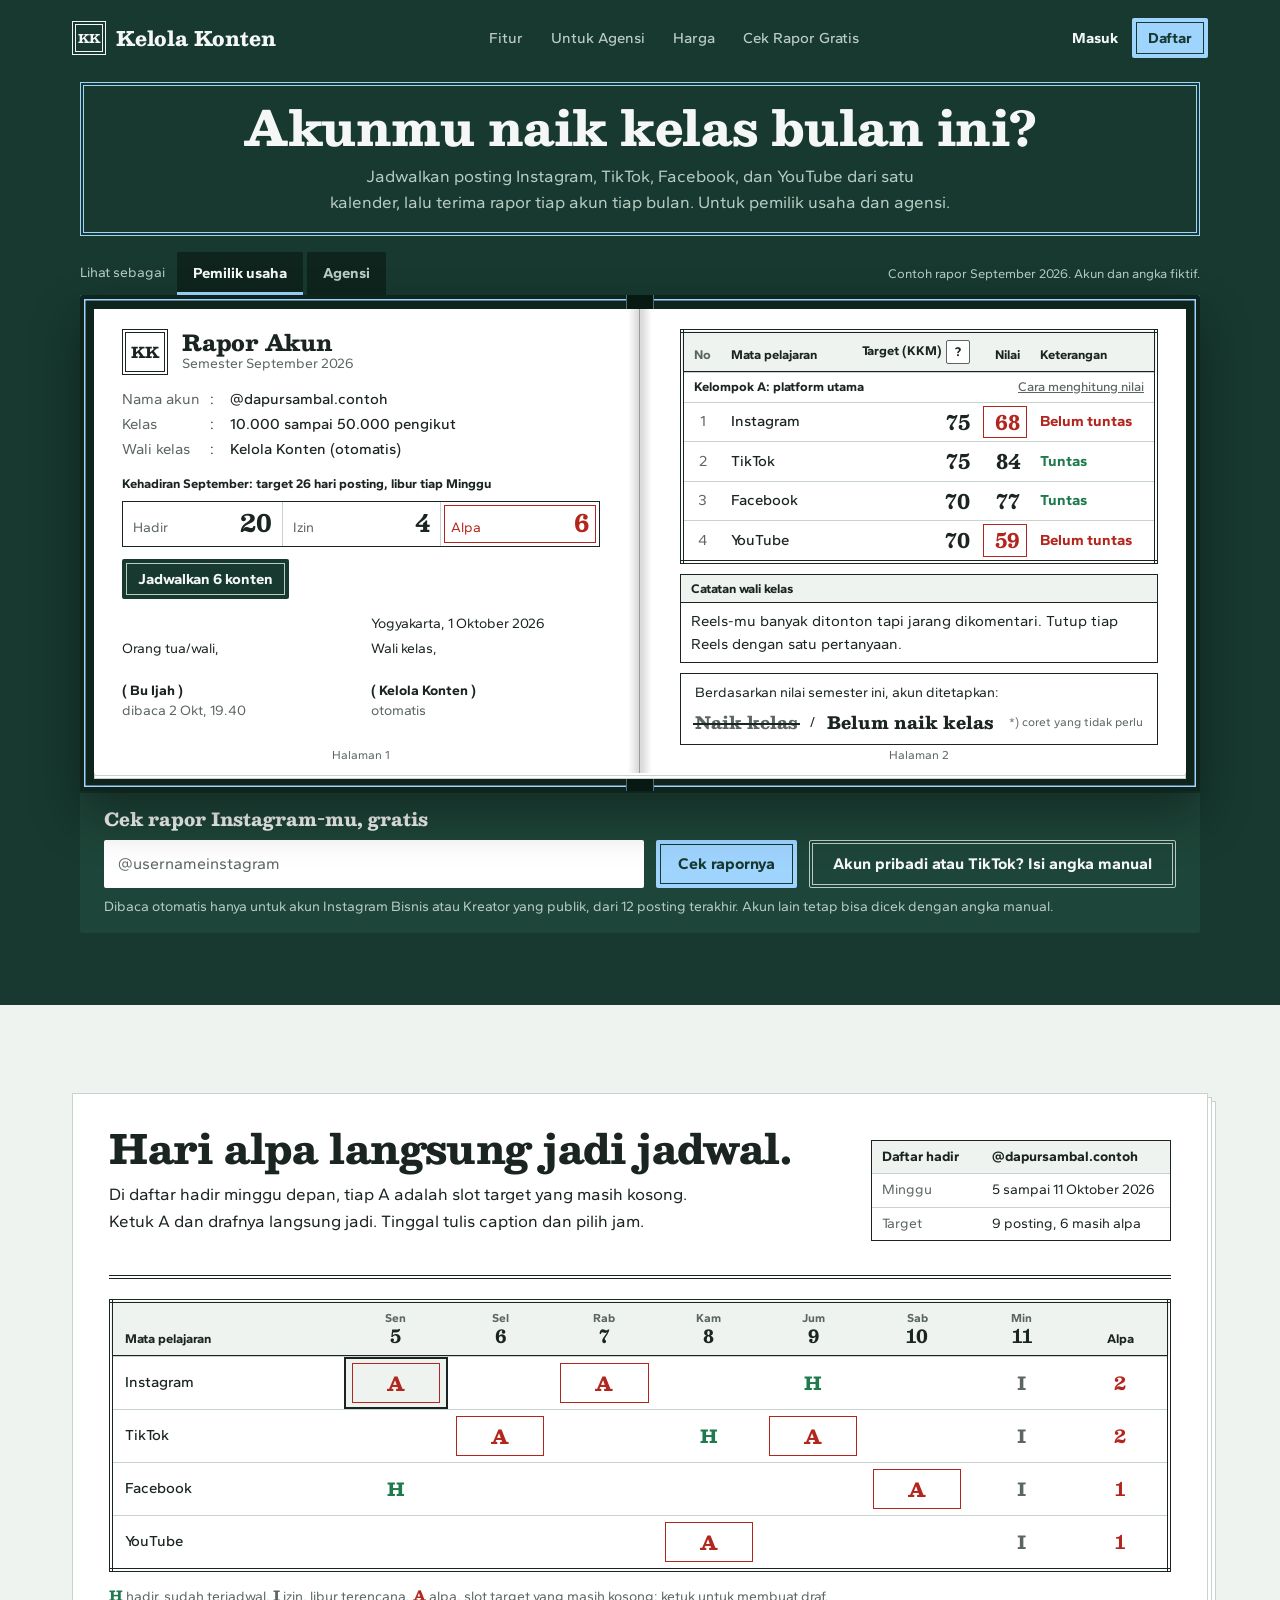
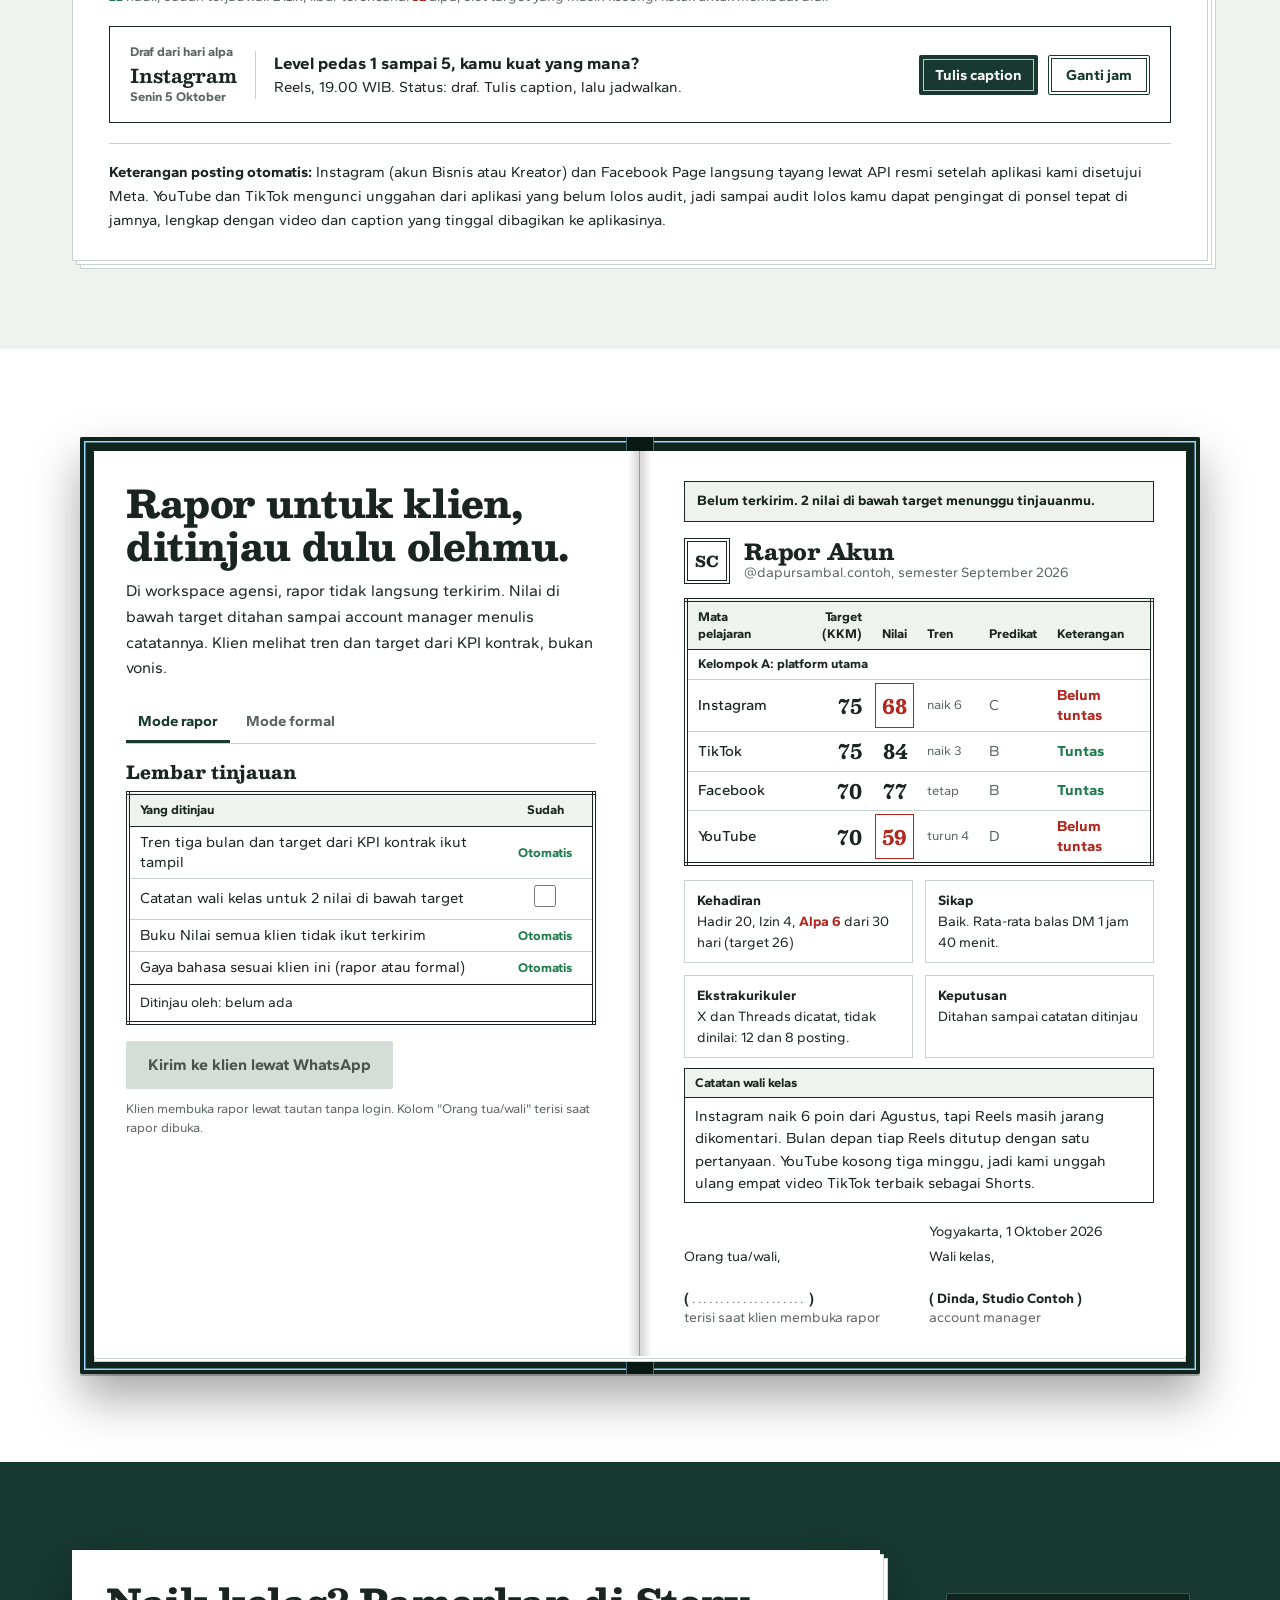
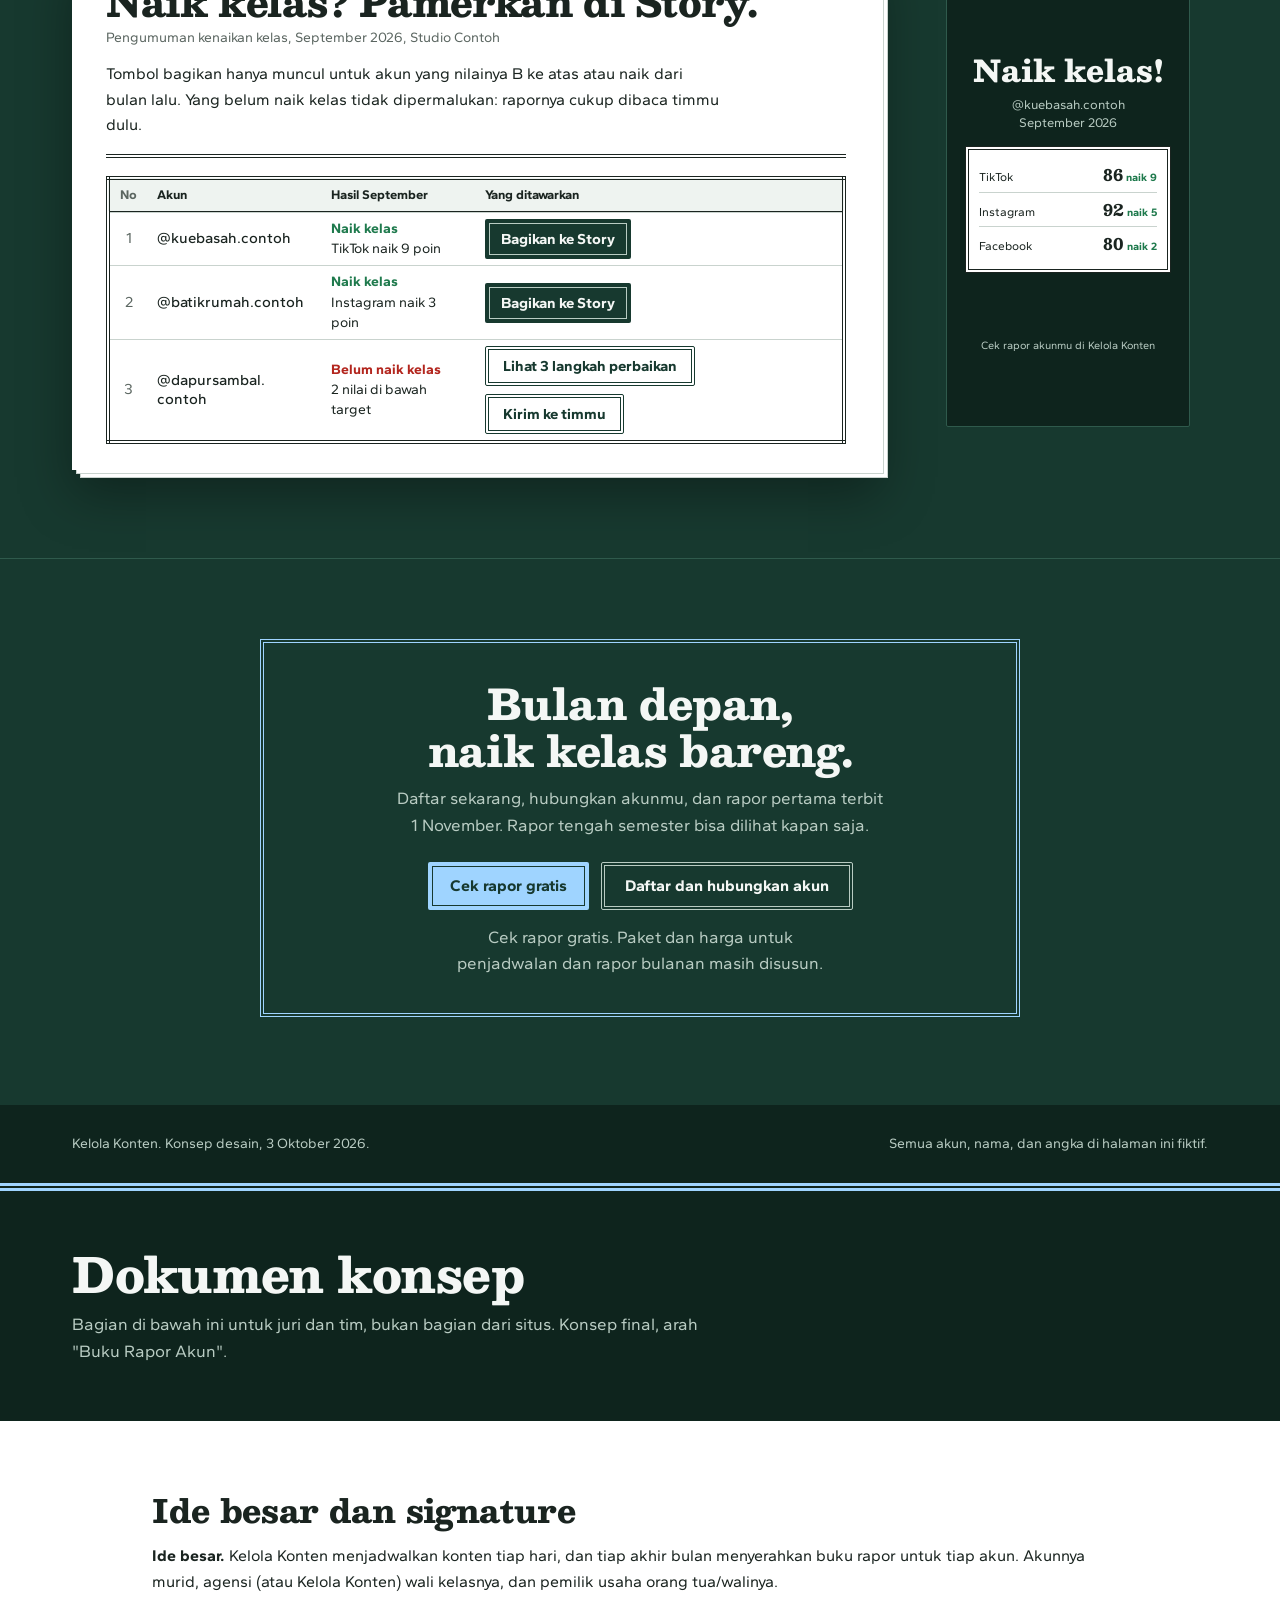
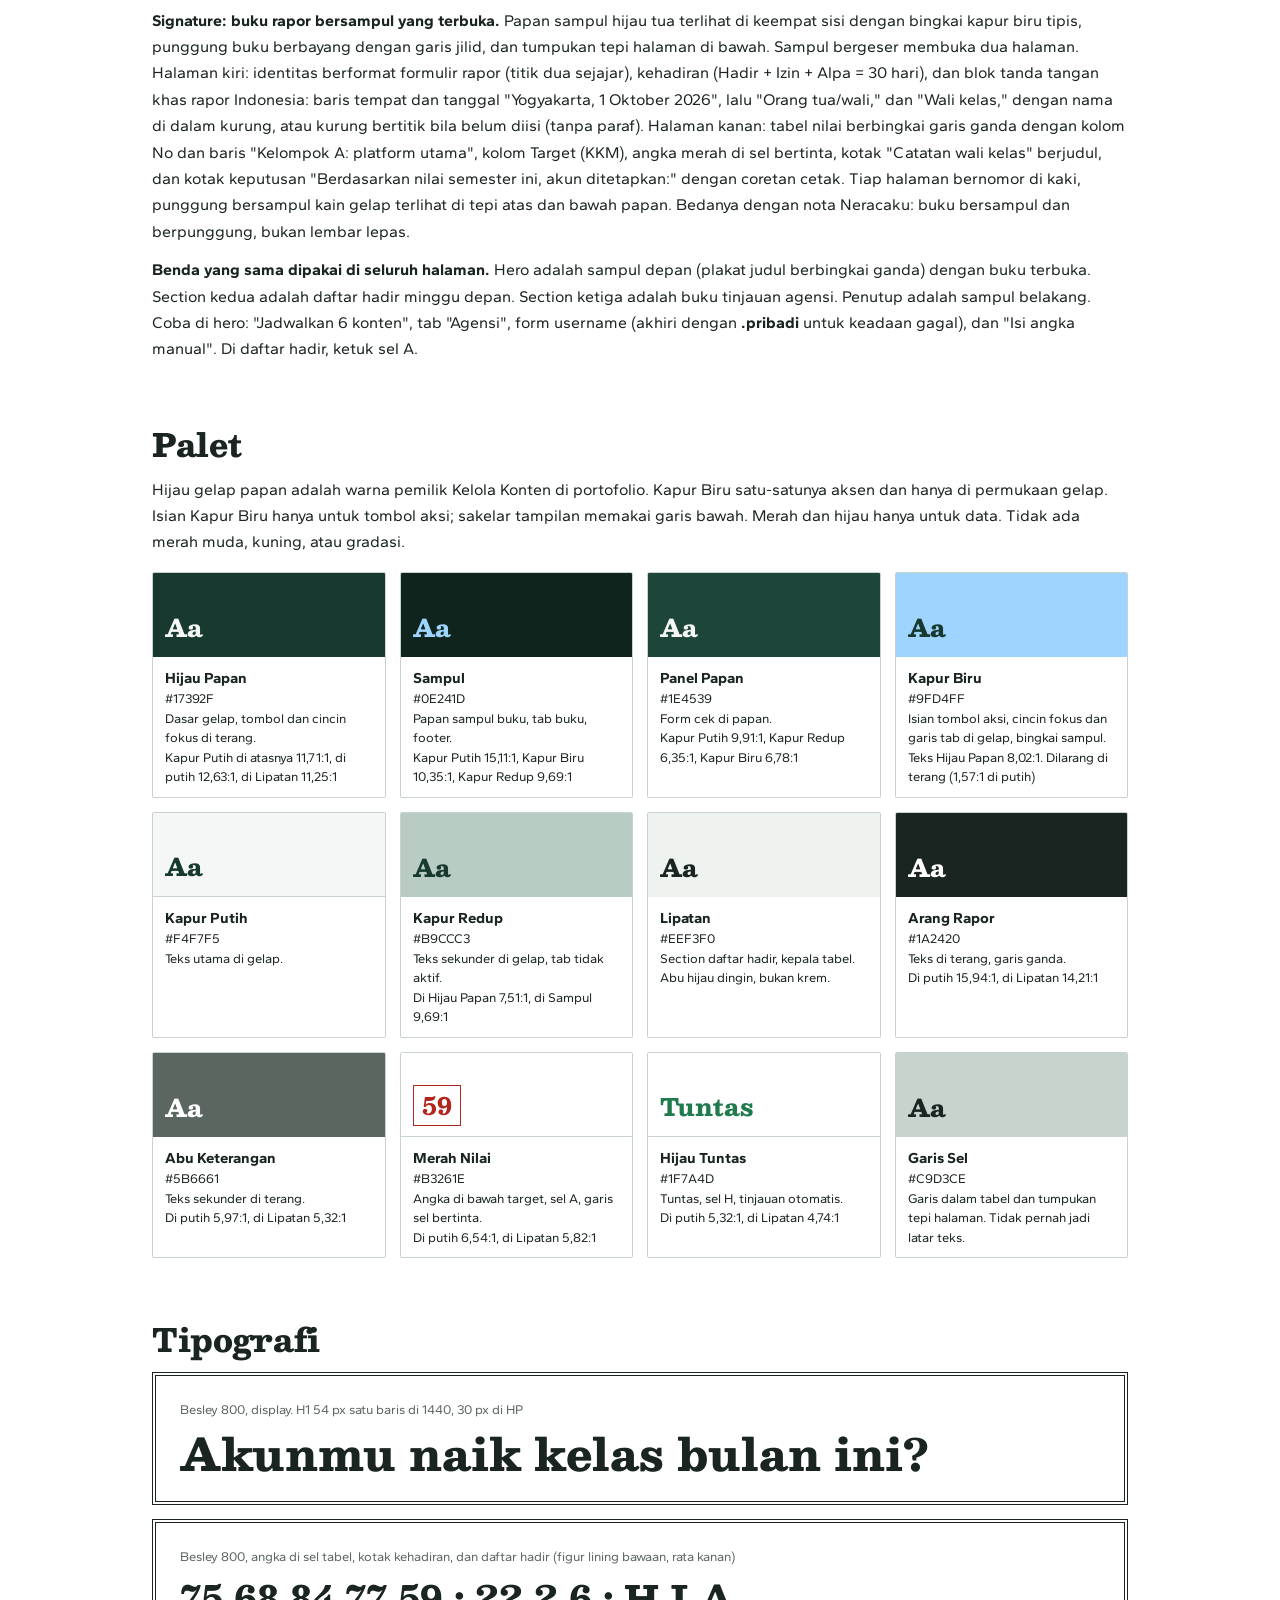
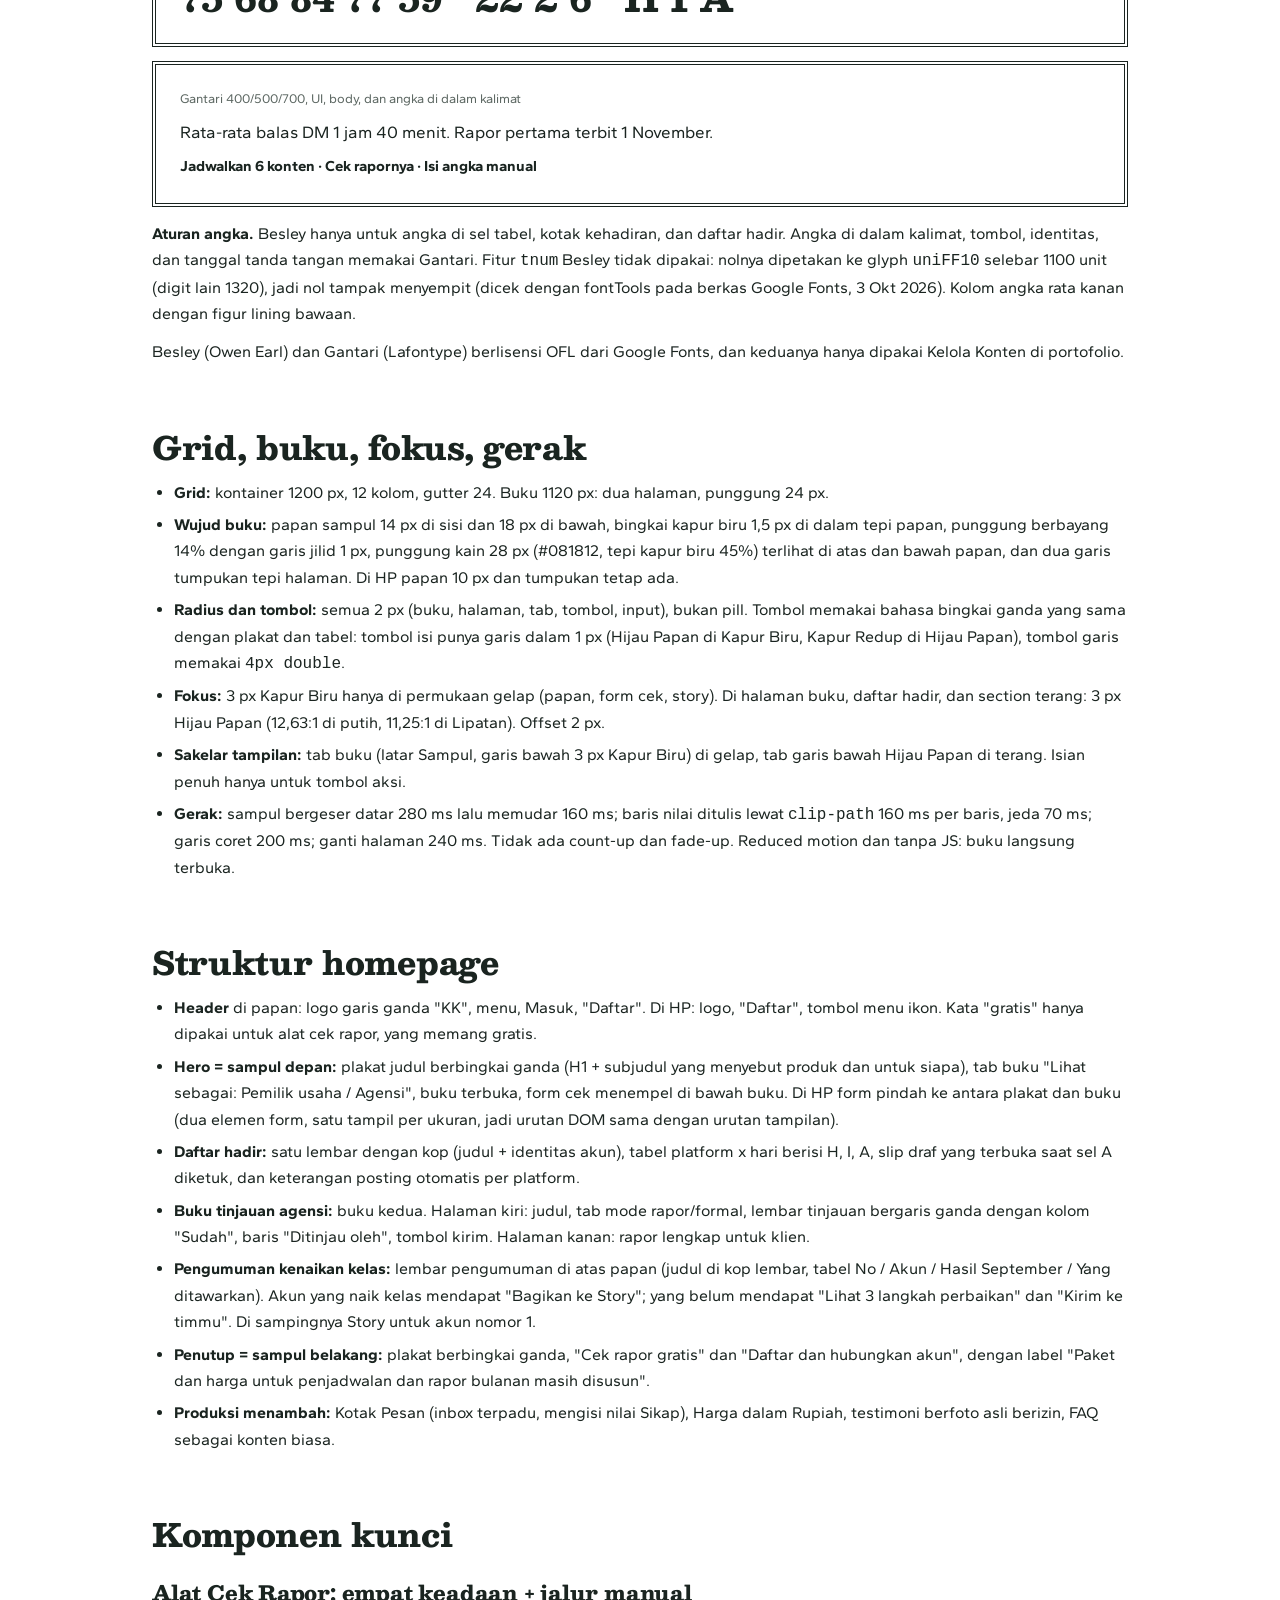
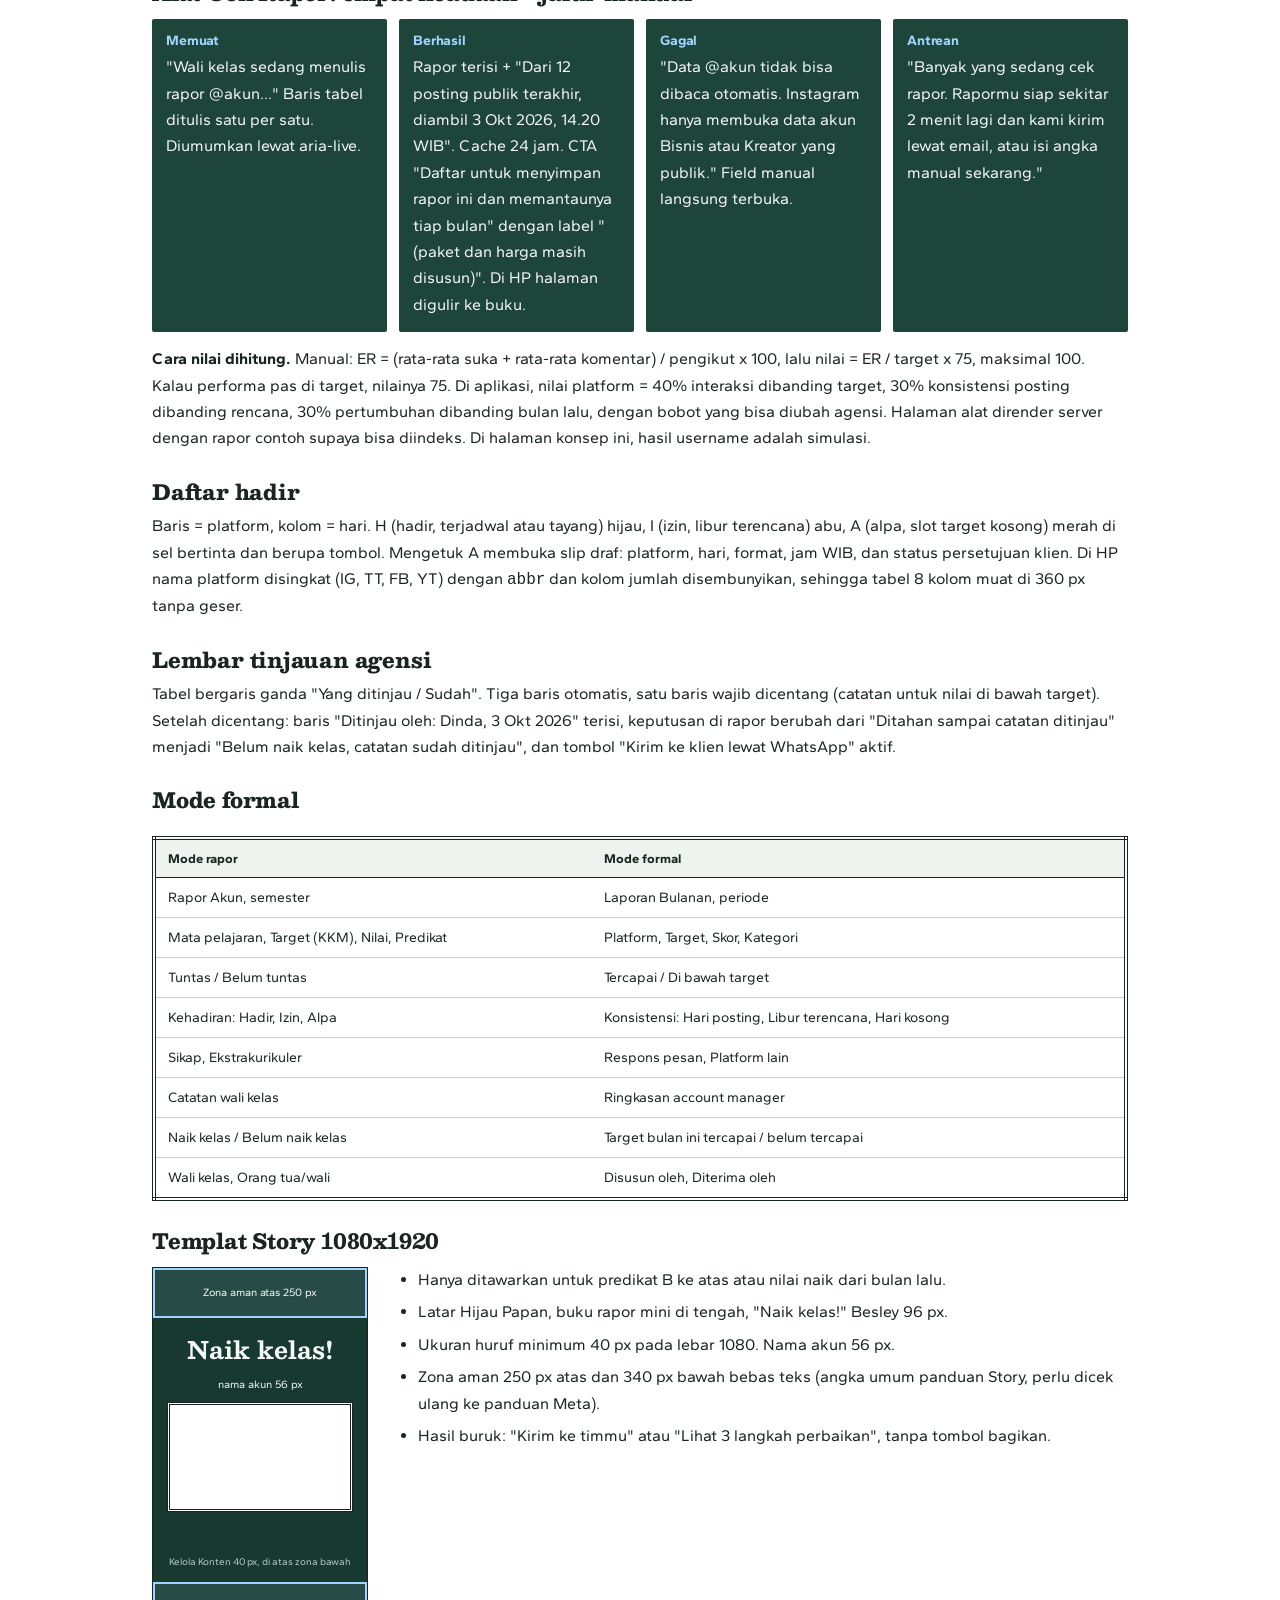
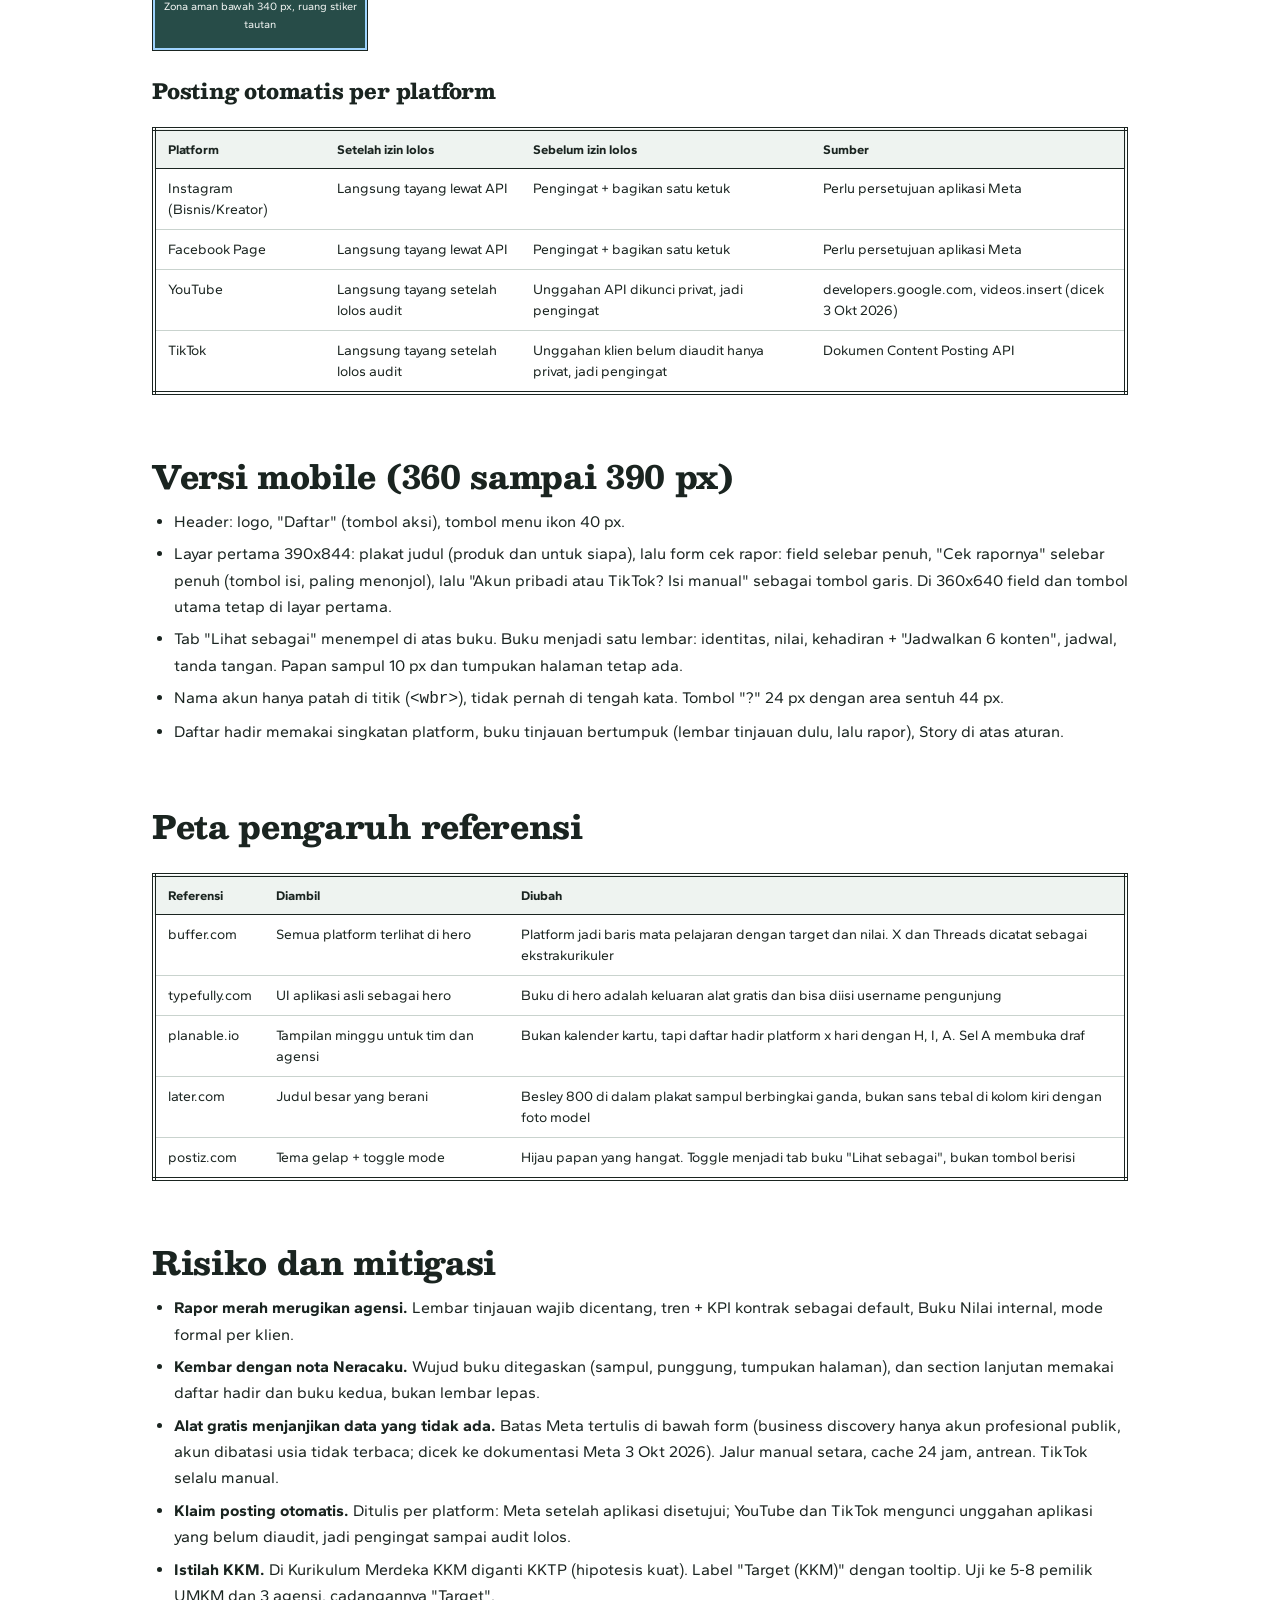
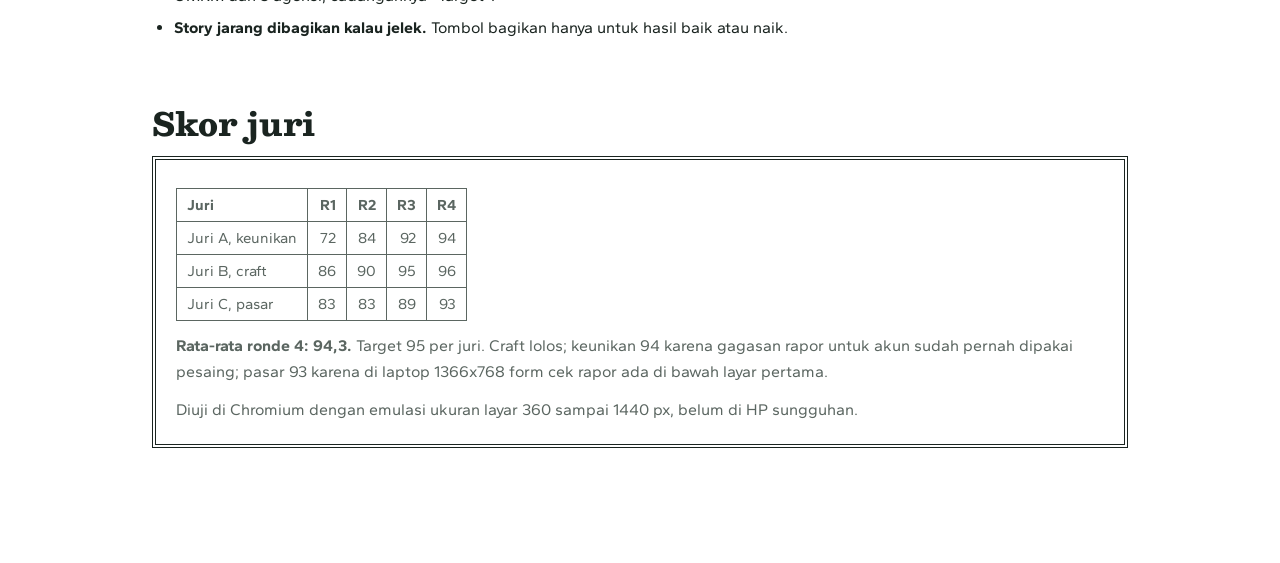
<file: site/konsep-awal/kelola-konten/index.html>
<!doctype html>
<html lang="id">
<head>
<meta charset="utf-8">
<meta name="viewport" content="width=device-width,initial-scale=1">
<meta name="robots" content="noindex,nofollow">
<title>Kelola Konten: Konsep Desain</title>
<meta name="description" content="Konsep desain Kelola Konten: jadwalkan posting Instagram, TikTok, Facebook, dan YouTube dari satu kalender, lalu terima rapor akun tiap bulan.">
<link rel="preconnect" href="https://fonts.googleapis.com">
<link rel="preconnect" href="https://fonts.gstatic.com" crossorigin>
<link href="https://fonts.googleapis.com/css2?family=Besley:wght@600;800&family=Gantari:wght@400;500;700&display=swap" rel="stylesheet">
<script>document.documentElement.classList.add('js')</script>
<style>
:root{
  --hijau-papan:#17392F; --sampul:#0E241D; --panel-papan:#1E4539;
  --kapur-putih:#F4F7F5; --kapur-redup:#B9CCC3; --kapur-biru:#9FD4FF;
  --halaman:#FFFFFF; --lipatan:#EEF3F0; --arang:#1A2420; --abu:#5B6661;
  --merah-nilai:#B3261E; --hijau-tuntas:#1F7A4D; --garis-sel:#C9D3CE;
  --serif:"Besley",Georgia,"Times New Roman",serif;
  --sans:"Gantari",system-ui,-apple-system,"Segoe UI",sans-serif;
  --wadah:1200px;
  --fokus:var(--hijau-papan);
}
*,*::before,*::after{box-sizing:border-box}
html{-webkit-text-size-adjust:100%}
body{margin:0;background:var(--halaman);color:var(--arang);font-family:var(--sans);font-size:17px;line-height:1.6;overflow-x:hidden}
h1,h2,h3,h4{font-family:var(--serif);font-weight:800;line-height:1.12;margin:0;letter-spacing:-.01em;text-wrap:balance}
p{margin:0}
a{color:inherit}
button,input{font:inherit;color:inherit}
/* Angka: di dalam kalimat ikut Gantari. Besley hanya di sel tabel, kotak kehadiran, dan daftar hadir. */
.num{font-variant-numeric:lining-nums}
.nb,.tabel-rapor td.angka .num,.kotak-hadir .num,.dh .tg,.story .mini b,.minggu-mini .tg{font-family:var(--serif);font-weight:800;font-variant-numeric:lining-nums}
.vh{position:absolute!important;width:1px;height:1px;overflow:hidden;clip:rect(0 0 0 0);white-space:nowrap}
.wadah{max-width:var(--wadah);margin:0 auto;padding:0 32px}
/* Fokus per permukaan: Kapur Biru hanya di gelap, Hijau Papan di terang */
.gelap{background:var(--hijau-papan);color:var(--kapur-putih);--fokus:var(--kapur-biru)}
.isi,.lembar-dh,.terang,.doc{--fokus:var(--hijau-papan)}
:focus-visible{outline:3px solid var(--fokus);outline-offset:2px}
abbr{text-decoration:none}

/* tombol */
.tbl{display:inline-flex;align-items:center;justify-content:center;min-height:48px;padding:0 20px;border-radius:2px;border:2px solid transparent;font-family:var(--sans);font-weight:700;font-size:16px;line-height:1.2;text-decoration:none;cursor:pointer;text-align:center}
.tbl-biru{background:var(--kapur-biru);color:var(--hijau-papan);border-color:var(--kapur-biru);box-shadow:inset 0 0 0 2px var(--kapur-biru),inset 0 0 0 3px var(--hijau-papan)}
.tbl-biru:hover{background:#B8E0FF;border-color:#B8E0FF;box-shadow:inset 0 0 0 2px #B8E0FF,inset 0 0 0 3px var(--hijau-papan)}
.tbl-garis-gelap{background:transparent;color:var(--kapur-putih);border:4px double var(--kapur-redup)}
.tbl-garis-gelap:hover{border-color:var(--kapur-putih)}
.tbl-hijau{background:var(--hijau-papan);color:var(--kapur-putih);border-color:var(--hijau-papan);box-shadow:inset 0 0 0 2px var(--hijau-papan),inset 0 0 0 3px var(--kapur-redup)}
.tbl-hijau:hover{background:#21493D;border-color:#21493D;box-shadow:inset 0 0 0 2px #21493D,inset 0 0 0 3px var(--kapur-redup)}
.tbl-hijau[disabled]{background:#D5DDD9;border-color:#D5DDD9;color:#4A5450;cursor:not-allowed;box-shadow:none}
.tbl-garis-terang{background:transparent;color:var(--hijau-papan);border:4px double var(--hijau-papan)}
.tbl-kecil{min-height:40px;padding:0 14px;font-size:15px;white-space:nowrap}
.tbl[hidden]{display:none}

/* logo + header */
.logo{display:inline-flex;align-items:center;gap:10px;text-decoration:none;color:inherit}
.tanda{display:inline-grid;place-items:center;width:34px;height:34px;border:4px double currentColor;font-family:var(--serif);font-weight:800;font-size:12px;letter-spacing:.02em;line-height:1;flex:none}
.logo b{font-family:var(--serif);font-weight:800;font-size:20px;letter-spacing:-.01em;white-space:nowrap}
.kepala{padding:18px 0;position:relative}
.kepala .wadah{display:flex;align-items:center;justify-content:space-between;gap:20px}
.menu{display:flex;align-items:center;gap:28px}
.menu a{color:var(--kapur-redup);text-decoration:none;font-weight:500;font-size:15px}
.menu a:hover{color:var(--kapur-putih)}
.menu .hanya-hp{display:none}
.aksi-kepala{display:flex;align-items:center;gap:14px}
.aksi-kepala .masuk{color:var(--kapur-putih);text-decoration:none;font-weight:700;font-size:15px}
.tbl-menu{display:none;width:40px;height:40px;border-radius:2px;border:2px solid var(--kapur-redup);background:transparent;cursor:pointer;padding:0;align-items:center;justify-content:center}
.tbl-menu span{display:block;width:16px;height:2px;background:var(--kapur-putih);box-shadow:0 -5px 0 var(--kapur-putih),0 5px 0 var(--kapur-putih)}

/* hero: papan sampul */
.hero{padding:6px 0 72px}
.plakat{max-width:1120px;margin:0 auto;border:4px double var(--kapur-biru);padding:14px 40px 16px;text-align:center}
.plakat h1{font-size:clamp(32px,3.7vw,52px)}
.plakat p{color:var(--kapur-redup);margin:10px auto 0;font-size:17px;line-height:1.55;max-width:820px;text-wrap:balance}

/* tab buku (sakelar tampilan, bukan tombol aksi) */
.baris-tab{max-width:1120px;margin:16px auto 0;display:flex;align-items:flex-end;justify-content:space-between;gap:12px;flex-wrap:wrap}
.tab-buku{display:flex;align-items:flex-end;gap:4px}
.tab-buku .lbl{color:var(--kapur-redup);font-size:14px;margin-right:8px;padding-bottom:10px}
.tab-buku button{border:0;background:var(--sampul);color:var(--kapur-redup);font-weight:700;font-size:15px;padding:9px 16px 10px;border-radius:2px 2px 0 0;cursor:pointer;min-height:40px}
.tab-buku button[aria-selected="true"]{color:var(--kapur-putih);box-shadow:inset 0 -3px 0 var(--kapur-biru)}
.baris-tab small{color:var(--kapur-redup);font-size:13px;padding-bottom:10px}

/* buku (dipakai hero dan section klien) */
.buku{position:relative;max-width:1120px;margin:0 auto;background:var(--sampul);padding:14px 14px 18px;border-radius:2px;
  box-shadow:inset 0 0 0 4px var(--sampul),inset 0 0 0 5.5px var(--kapur-biru),0 2px 0 rgba(0,0,0,.25),0 24px 48px rgba(0,0,0,.35)}
.buku::before{content:"";position:absolute;top:0;bottom:0;left:calc(50% - 14px);width:28px;background:#081812;box-shadow:inset 1px 0 0 rgba(159,212,255,.45),inset -1px 0 0 rgba(159,212,255,.45);pointer-events:none}
#buku{overflow:hidden;border-radius:2px 2px 0 0}
.isi{position:relative;display:grid;grid-template-columns:1fr 24px 1fr;background:var(--halaman);color:var(--arang);
  box-shadow:0 3px 0 -1px #fff,0 3px 0 0 var(--garis-sel),0 6px 0 -1px #fff,0 6px 0 0 var(--garis-sel)}
.isi[hidden]{display:none}
.isi.masuk,.lembar-rapor.masuk{animation:geser .24s ease-out}
@keyframes geser{from{transform:translateX(24px);opacity:.4}to{transform:none;opacity:1}}
.punggung{background:
  linear-gradient(90deg,transparent calc(50% - .5px),rgba(26,36,32,.35) calc(50% - .5px),rgba(26,36,32,.35) calc(50% + .5px),transparent calc(50% + .5px)),
  linear-gradient(90deg,rgba(0,0,0,0),rgba(0,0,0,.14) 42%,rgba(0,0,0,.14) 58%,rgba(0,0,0,0))}
.hal{padding:20px 28px 28px;position:relative;min-width:0}
.no-hal{position:absolute;left:0;right:0;bottom:8px;text-align:center;font-size:12px;color:var(--abu)}
#buku .hal.kiri{overflow:hidden;transition:opacity .16s}
.kop{display:flex;gap:14px;align-items:center}
.kop .tanda{width:46px;height:46px;font-size:15px;color:var(--arang)}
.kop h2,.kop h3{font-size:22px}
.kop p{font-size:14px;color:var(--abu);line-height:1.4}
.data-diri{display:grid;grid-template-columns:auto 1fr;gap:4px 16px;margin:14px 0 0;font-size:15px;line-height:1.4}
.data-diri dt{color:var(--abu);position:relative;padding-right:14px}
.data-diri dt::after{content:":";position:absolute;right:0;top:0;color:var(--arang)}
.data-diri dd{margin:0;font-weight:500;overflow-wrap:break-word}
.hadir{margin-top:16px}
.judul-kecil{font-weight:700;font-size:13px;line-height:1.3;margin:0 0 8px}
.kotak-hadir{display:grid;grid-template-columns:repeat(3,1fr);border:1px solid var(--arang);margin-bottom:12px}
.kotak-hadir div{padding:6px 10px 7px;border-left:1px solid var(--garis-sel);display:flex;align-items:baseline;justify-content:space-between;gap:6px}
.kotak-hadir div:first-child{border-left:0}
.kotak-hadir span{font-size:14px;color:var(--abu)}
.kotak-hadir .num{font-size:24px;line-height:1.2}
.bertinta{position:relative;color:var(--merah-nilai)}
.bertinta::before{content:"";position:absolute;inset:3px;border:1.5px solid var(--merah-nilai);pointer-events:none}
.kotak-hadir .bertinta span{color:var(--merah-nilai)}
.ttd{display:grid;grid-template-columns:1fr 1fr;gap:4px 20px;margin-top:14px}
.ttd .tempat{grid-column:2;font-size:14px;margin:0}
.ttd div{font-size:14px;line-height:1.4}
.ttd .peran{display:block}
.ttd .nama{display:block;margin-top:22px;font-weight:700;overflow-wrap:break-word}
.ttd .titik{letter-spacing:.12em;font-weight:400;color:var(--abu)}
.ttd .ket{color:var(--abu)}

/* tabel rapor */
.tabel-rapor{width:100%;border-collapse:collapse;border:4px double var(--arang);font-size:15px;line-height:1.3}
.tabel-rapor caption{text-align:left;font-family:var(--serif);font-weight:800;font-size:18px;padding:0 0 8px;color:var(--arang)}
.tabel-rapor thead th{background:var(--lipatan);text-align:left;font-size:13px;font-weight:700;padding:7px 10px;border-bottom:1px solid var(--arang);vertical-align:bottom}
.tabel-rapor td{padding:6px 10px;border-top:1px solid var(--garis-sel)}
.tabel-rapor tbody th{text-align:left;border-top:1px solid var(--garis-sel);font-size:15px;font-weight:500;padding:6px 10px;vertical-align:middle}
.tabel-rapor td.angka,.tabel-rapor th.angka{text-align:right}
.tabel-rapor .no{width:34px;text-align:center;color:var(--abu)}
.tabel-rapor tr.kelompok th{background:#fff;font-size:13px;font-weight:700;padding:6px 10px;border-top:1px solid var(--garis-sel);text-align:left}
.kel-isi{display:flex;justify-content:space-between;gap:12px;flex-wrap:wrap}
.kel-isi a{font-weight:500;color:var(--abu)}
.tabel-rapor td.angka .num{font-size:20px}
.tabel-rapor td.bertinta .num{color:var(--merah-nilai)}
.tuntas{color:var(--hijau-tuntas);font-weight:700}
.belum{color:var(--merah-nilai);font-weight:700}
.redup{color:var(--abu)}
.bantu{position:relative;display:inline-block}
.bantu button{position:relative;width:24px;height:24px;border-radius:2px;border:1px solid var(--abu);background:#fff;color:var(--arang);font-size:13px;font-weight:700;line-height:1;cursor:help;padding:0;margin-left:4px;vertical-align:middle}
.bantu button::before{content:"";position:absolute;inset:-10px}
.bantu .tip{position:absolute;z-index:5;left:50%;top:calc(100% + 8px);transform:translateX(-50%);width:240px;background:var(--arang);color:var(--kapur-putih);font-size:13px;font-weight:500;line-height:1.45;padding:10px 12px;border-radius:2px;opacity:0;visibility:hidden;transition:opacity .12s;text-align:left}
.bantu:hover .tip,.bantu:focus-within .tip{opacity:1;visibility:visible}
.catatan{margin-top:12px;font-size:15px;line-height:1.5}
.catatan-wk{margin-top:10px;border:1px solid var(--arang);font-size:15px;line-height:1.5}
.catatan-wk b{display:block;background:var(--lipatan);border-bottom:1px solid var(--arang);padding:4px 10px;font-size:13px}
.catatan-wk span{display:block;padding:7px 10px}
.keputusan{margin-top:10px;border:1px solid var(--arang);padding:8px 14px;display:flex;flex-wrap:wrap;align-items:center;gap:4px 12px;font-size:15px}
.keputusan .dasar{flex-basis:100%;font-size:14px;color:var(--arang)}
.keputusan .lbl{font-weight:700}
.pilihan{position:relative;font-family:var(--serif);font-weight:800;font-size:17px}
.dicoret{color:var(--abu)}
.dicoret::after{content:"";position:absolute;left:-2px;right:-2px;top:52%;height:2px;background:var(--arang);transform-origin:left center}
.keputusan small{margin-left:auto;color:var(--abu);font-size:12px}
.keputusan small a{color:var(--abu)}
.klien{overflow-wrap:break-word;font-weight:500}

/* jadwal mini di halaman kiri */
.jadwal-mini{position:absolute;inset:0;background:var(--halaman);padding:22px 28px 20px;transform:translateX(-100%);visibility:hidden;transition:transform .24s cubic-bezier(.3,.7,.2,1),visibility 0s .24s;display:flex;flex-direction:column}
.jadwal-aktif .jadwal-mini{transform:none;visibility:visible;transition:transform .24s cubic-bezier(.3,.7,.2,1),visibility 0s}
.jadwal-mini h3{font-size:20px}
.jadwal-mini > p{font-size:14px;color:var(--abu);margin-top:4px}
.minggu-mini{display:grid;grid-template-columns:repeat(7,1fr);border:1px solid var(--arang);margin:14px 0}
.minggu-mini div{border-left:1px solid var(--garis-sel);padding:8px 6px;min-height:118px;font-size:12px;line-height:1.35;display:flex;flex-direction:column;gap:2px}
.minggu-mini div:first-child{border-left:0}
.minggu-mini .hr{font-weight:700;color:var(--abu)}
.minggu-mini .tg{font-size:18px;line-height:1.1}
.minggu-mini .pf{font-weight:700;margin-top:6px}
.minggu-mini .izin{color:var(--abu);margin-top:6px}
.aksi-mini{display:flex;gap:10px;flex-wrap:wrap;margin-top:auto}
.ket-hadir{font-size:14px;color:var(--abu);margin:0}
.ket-hadir[hidden]{display:none}

/* sampul pembuka */
.sampul{display:none}
.js .sampul{display:flex;position:absolute;z-index:4;top:14px;bottom:18px;left:calc(50% + 12px);right:14px;background:var(--sampul);color:var(--kapur-putih);flex-direction:column;align-items:center;justify-content:center;gap:10px;text-align:center;border:1px solid #23463B}
.sampul .bingkai{position:absolute;inset:18px;border:4px double var(--kapur-biru);pointer-events:none}
.sampul .tanda{width:56px;height:56px;font-size:17px;color:var(--kapur-biru)}
.sampul strong{font-family:var(--serif);font-weight:800;font-size:30px;letter-spacing:.06em}
.sampul span{color:var(--kapur-redup);font-size:15px}
.sampul .kotak-nama{border:1px solid var(--kapur-biru);padding:8px 18px;margin-top:6px;font-size:14px;color:var(--kapur-putih);text-align:left}
.sampul .kotak-nama small{display:block;color:var(--kapur-redup);font-size:12px}
.js #buku.buka .sampul{transform:translateX(calc(-100% - 24px));transition:transform .28s cubic-bezier(.3,.7,.2,1)}
.js #buku.terbuka .sampul{opacity:0;visibility:hidden;transition:transform .28s cubic-bezier(.3,.7,.2,1),opacity .16s,visibility 0s .16s}
.js #buku:not(.terbuka) .isi-umkm .hal.kiri{opacity:0}
.js #buku:not(.ditulis) .tulis > *{clip-path:inset(0 100% 0 0)}
.tulis > *{clip-path:inset(0 0 0 0);transition:clip-path .16s linear;transition-delay:calc(var(--i,0) * 70ms)}
.js #buku:not(.ditulis) .dicoret::after{transform:scaleX(0)}
#buku .dicoret::after{transition:transform .2s ease-out;transition-delay:.46s}
#buku.reset .tulis > *,#buku.reset .dicoret::after{transition:none!important}
.catatan-tim{margin-top:14px;border:1px solid var(--arang);padding:10px 14px;font-size:14px;line-height:1.5;background:var(--lipatan)}
.tabel-rapor.roster td{padding:7px 10px}
.tabel-rapor.roster td.angka .num{font-size:17px}
.cara{display:inline-block;margin-top:8px;font-size:13px;color:var(--abu)}

/* form cek */
.cek{background:var(--panel-papan);padding:16px 24px;border-radius:2px}
.cek-desk{max-width:1120px;margin:0 auto;border-radius:0 0 2px 2px}
.cek-hp{display:none}
.cek-atas{display:flex;align-items:center;gap:10px 12px;flex-wrap:wrap}
.cek label.besar{font-family:var(--serif);font-weight:800;font-size:18px;flex-basis:100%;line-height:1.3}
.isian{flex:1 1 240px;display:flex;min-width:0}
.isian input{width:100%;min-height:48px;border:0;border-radius:2px;background:#fff;color:var(--arang);padding:0 14px;font-size:16px}
.isian input::placeholder{color:var(--abu)}
.cek .jujur{color:var(--kapur-redup);font-size:14px;line-height:1.5;margin-top:8px}
.label-jujur{color:var(--kapur-redup);font-size:13px}
.status{margin-top:10px;font-size:15px;line-height:1.5;color:var(--kapur-putih)}
.status:empty{display:none}
.status .salah{font-weight:700}
.status a{color:var(--kapur-biru)}
.manual{margin-top:14px;border-top:1px solid #2F5A4C;padding-top:14px;display:grid;grid-template-columns:repeat(4,1fr) auto;gap:12px;align-items:end}
.manual[hidden]{display:none}
.manual label{display:flex;flex-direction:column;gap:6px;font-size:14px;color:var(--kapur-putih);font-weight:500}
.manual input{min-height:44px;border:0;border-radius:2px;background:#fff;color:var(--arang);padding:0 12px;font-weight:500}

/* section 2: daftar hadir */
.bagian-dh{background:var(--lipatan);padding:88px 0}
.lembar-dh{background:#fff;border:1px solid var(--garis-sel);padding:32px 36px 28px;box-shadow:4px 4px 0 -1px #fff,4px 4px 0 0 var(--garis-sel),8px 8px 0 -1px #fff,8px 8px 0 0 var(--garis-sel)}
.dh-kop{display:grid;grid-template-columns:1fr auto;gap:32px;align-items:start;padding-bottom:20px;margin-bottom:20px;border-bottom:4px double var(--arang)}
.dh-kop h2{font-size:clamp(28px,3.2vw,40px)}
.dh-kop p{margin-top:10px;font-size:17px;max-width:600px}
.dh-id{border:1px solid var(--arang);font-size:14px;line-height:1.45;min-width:300px}
.dh-id div{display:grid;grid-template-columns:110px 1fr;border-top:1px solid var(--garis-sel)}
.dh-id div:first-child{border-top:0;background:var(--lipatan);font-weight:700}
.dh-id dt,.dh-id dd{margin:0;padding:6px 10px}
.dh-id dt{color:var(--abu)}
.dh-id div:first-child dt{color:var(--arang)}
.dh{table-layout:fixed}
.dh thead th{text-align:center;padding:8px 4px;line-height:1.2}
.dh thead th:first-child{text-align:left;width:22%;padding-left:12px}
.dh thead th:last-child{width:9%}
.dh .hr{display:block;font-size:12px;color:var(--abu);font-weight:700}
.dh .tg{display:block;font-size:18px}
.dh tbody th{padding-left:12px}
.dh td{text-align:center;padding:0;height:52px}
.dh td.h{color:var(--hijau-tuntas);font-family:var(--serif);font-weight:800;font-size:18px}
.dh td.i{color:var(--abu);font-family:var(--serif);font-weight:800;font-size:18px}
.dh td.jml{font-family:var(--serif);font-weight:800;font-size:18px;color:var(--merah-nilai)}
.sel-a{position:relative;width:100%;height:52px;border:0;background:#fff;color:var(--merah-nilai);font-family:var(--serif);font-weight:800;font-size:19px;cursor:pointer}
.sel-a::before{content:"";position:absolute;inset:6px 8px;border:1.5px solid var(--merah-nilai)}
.sel-a:hover{background:var(--lipatan)}
.sel-a[aria-pressed="true"]{background:var(--lipatan);box-shadow:inset 0 0 0 2px var(--arang)}
.pf-singkat{display:none}
.dh-legenda{margin-top:12px;font-size:14px;color:var(--abu);line-height:1.6}
.dh-legenda b{font-family:var(--serif);font-weight:800}
.dh-legenda .a{color:var(--merah-nilai)}
.dh-legenda .h{color:var(--hijau-tuntas)}
.slip{margin-top:18px;border:1px solid var(--arang);display:grid;grid-template-columns:auto 1fr auto;gap:18px;align-items:center;padding:16px 20px}
.slip .label-slip{font-size:13px;font-weight:700;color:var(--abu);line-height:1.4}
.slip .label-slip b{display:block;font-family:var(--serif);font-size:19px;color:var(--arang)}
.slip .isi-slip{border-left:1px solid var(--garis-sel);padding-left:18px;font-size:15px;line-height:1.5}
.slip .isi-slip strong{display:block;font-size:17px}
.slip .aksi{display:flex;gap:10px;flex-wrap:wrap}
.dh-catatan{margin-top:20px;padding-top:16px;border-top:1px solid var(--garis-sel);font-size:15px;line-height:1.6}

/* section 3: buku tinjauan */
.bagian-klien{padding:88px 0;background:#fff}
.buku-klien .hal{padding:30px 32px 28px}
.buku-klien h2{font-size:clamp(28px,3vw,38px)}
.buku-klien .pengantar{margin-top:12px;font-size:16px;line-height:1.6}
.tab-terang{display:flex;gap:4px;margin:20px 0 16px;border-bottom:1px solid var(--garis-sel)}
.tab-terang button{border:0;background:transparent;color:var(--abu);font-weight:700;font-size:15px;padding:8px 12px 10px;cursor:pointer;min-height:40px}
.tab-terang button[aria-selected="true"]{color:var(--hijau-papan);box-shadow:inset 0 -3px 0 var(--hijau-papan)}
.tinjau td,.tinjau tbody th{vertical-align:middle}
.tinjau td.sudah{text-align:center;width:96px}
.tinjau .oto{color:var(--hijau-tuntas);font-weight:700;font-size:13px}
.tinjau input{width:22px;height:22px;accent-color:var(--hijau-papan);margin:0;cursor:pointer}
.tinjau tfoot td{border-top:1px solid var(--arang);font-size:14px;padding:9px 10px}
.kirim{margin-top:16px;display:flex;flex-direction:column;gap:10px;align-items:flex-start}
.kirim p{font-size:13px;color:var(--abu);line-height:1.5}
.pita-status{background:var(--lipatan);border:1px solid var(--arang);padding:8px 12px;font-size:14px;font-weight:700;margin-bottom:16px}
.pita-status.siap{color:var(--hijau-tuntas);border-color:var(--hijau-tuntas)}
.lembar-rapor .tabel-rapor{margin-top:14px}
.lembar-rapor .tren{font-size:13px;color:var(--abu);white-space:nowrap}
.grid-bawah{display:grid;grid-template-columns:1fr 1fr;gap:12px;margin-top:14px}
.grid-bawah > div{border:1px solid var(--garis-sel);padding:9px 12px;font-size:14px;line-height:1.5}
.gulir{overflow-x:auto;max-width:100%}
.legenda-hp{display:none;font-size:13px;color:var(--abu);margin-top:6px}

/* section 4: pengumuman story */
.bagian-story{padding:88px 0}
.umum-grid{display:grid;grid-template-columns:1fr 280px;gap:48px;align-items:center}
.lembar-umum{background:#fff;color:var(--arang);padding:30px 34px 26px;--fokus:var(--hijau-papan);box-shadow:4px 4px 0 -1px #fff,4px 4px 0 0 var(--garis-sel),8px 8px 0 -1px #fff,8px 8px 0 0 var(--garis-sel),0 24px 48px rgba(0,0,0,.35)}
.lembar-umum .sub-umum{font-size:14px;color:var(--abu);margin-top:4px}
.lembar-umum h2{font-size:clamp(28px,3vw,38px)}
.lembar-umum .pengantar{margin-top:12px;font-size:16px;line-height:1.6;max-width:620px}
.kop-umum{border-bottom:4px double var(--arang);padding-bottom:16px;margin-bottom:18px}
.umum td{vertical-align:middle}
.umum .aksi-baris{display:flex;gap:8px;flex-wrap:wrap}
.umum .hasil{font-size:14px;line-height:1.45}
.story{width:244px;height:434px;margin:0 auto;background:var(--sampul);border:1px solid #2F5A4C;border-radius:2px;display:flex;flex-direction:column;align-items:center;padding:60px 18px 72px;text-align:center;gap:10px}
.story strong{font-family:var(--serif);font-weight:800;font-size:30px;line-height:1.05}
.story .akun{color:var(--kapur-redup);font-size:13px;line-height:1.4}
.story .mini{background:#fff;color:var(--arang);border:4px double var(--arang);width:100%;padding:8px 10px;text-align:left;font-size:12px;margin-top:4px}
.story .mini div{display:flex;justify-content:space-between;align-items:baseline;padding:4px 0;border-top:1px solid var(--garis-sel)}
.story .mini div:first-child{border-top:0}
.story .mini b{font-size:16px}
.story .mini .naik{color:var(--hijau-tuntas);font-weight:700;font-size:11px}
.story .kaki{margin-top:auto;font-size:11px;color:var(--kapur-redup)}

/* penutup: sampul belakang */
.penutup{padding:80px 0 88px;border-top:1px solid #2F5A4C}
.penutup .plakat{max-width:760px;padding:36px 40px}
.penutup h2{font-size:clamp(28px,3.4vw,42px)}
.penutup p{color:var(--kapur-redup);font-size:17px;margin:12px auto 24px;max-width:540px}
.penutup .aksi{display:flex;gap:12px;justify-content:center;flex-wrap:wrap}
.kaki-situs{background:var(--sampul);color:var(--kapur-redup);font-size:14px;padding:28px 0}
.kaki-situs .wadah{display:flex;justify-content:space-between;gap:16px;flex-wrap:wrap}

/* dokumen konsep */
.pemisah{background:var(--sampul);color:var(--kapur-putih);padding:56px 0;border-top:8px double var(--kapur-biru)}
.pemisah h2{font-size:clamp(30px,4vw,48px)}
.pemisah p{color:var(--kapur-redup);margin-top:10px;max-width:640px}
.doc{padding:72px 0 120px}
.doc .wadah{max-width:1040px}
.doc section{margin-top:64px}
.doc section:first-child{margin-top:0}
.doc h2{font-size:32px;margin-bottom:14px}
.doc h3{font-size:21px;margin:28px 0 10px}
.doc p,.doc li{font-size:16px;line-height:1.65}
.doc p + p{margin-top:12px}
.doc ul{padding-left:22px;margin:10px 0}
.doc li + li{margin-top:6px}
.tabel-doc{width:100%;border-collapse:collapse;border:4px double var(--arang);font-size:14px;line-height:1.5;margin-top:14px}
.tabel-doc th{background:var(--lipatan);text-align:left;padding:9px 12px;border-bottom:1px solid var(--arang);font-size:13px}
.tabel-doc td{padding:9px 12px;border-top:1px solid var(--garis-sel);vertical-align:top}
.swatch-grid{display:grid;grid-template-columns:repeat(auto-fill,minmax(220px,1fr));gap:14px;margin-top:16px}
.swatch{border:1px solid var(--garis-sel);border-radius:2px;overflow:hidden;background:#fff}
.swatch .warna{height:84px;display:flex;align-items:flex-end;padding:10px 12px;font-family:var(--serif);font-weight:800;font-size:24px}
.swatch .info{padding:10px 12px;font-size:13px;line-height:1.5}
.swatch .info b{font-size:15px;display:block}
.spesimen{border:4px double var(--arang);padding:24px;margin-top:14px}
.spesimen .lbl{font-size:13px;color:var(--abu);margin-bottom:8px;display:block}
.keadaan{display:grid;grid-template-columns:repeat(4,1fr);gap:12px;margin-top:14px}
.keadaan > div{background:var(--panel-papan);color:var(--kapur-putih);padding:14px;border-radius:2px;font-size:14px;line-height:1.5}
.keadaan h4{font-family:var(--sans);font-weight:700;font-size:14px;margin-bottom:6px;color:var(--kapur-biru)}
.story-spek{display:flex;gap:28px;align-items:flex-start;flex-wrap:wrap;margin-top:14px}
.story-kecil{position:relative;width:216px;height:384px;background:var(--hijau-papan);border:1px solid var(--arang);flex:none}
.story-kecil .zona{position:absolute;left:0;right:0;border:2px solid var(--kapur-biru);background:rgba(159,212,255,.12);color:var(--kapur-putih);font-size:11px;display:flex;align-items:center;justify-content:center;text-align:center;padding:0 6px}
.story-kecil .z-atas{top:0;height:50px}
.story-kecil .z-bawah{bottom:0;height:68px}
.story-kecil .isi-s{position:absolute;top:62px;bottom:80px;left:14px;right:14px;display:flex;flex-direction:column;align-items:center;gap:8px;color:var(--kapur-putih);text-align:center}
.story-kecil .isi-s strong{font-family:var(--serif);font-size:24px}
.story-kecil .isi-s .m{background:#fff;border:3px double var(--arang);width:100%;height:110px}
.story-kecil .isi-s small{margin-top:auto;font-size:10px;color:var(--kapur-redup)}
.skor{border:4px double var(--arang);padding:20px;margin-top:14px;color:var(--abu)}

/* responsif */
@media (max-width:1100px){.menu{gap:18px}}
@media (max-width:900px){
  .menu{display:none}
  .menu.buka{display:flex;position:absolute;left:0;right:0;top:72px;z-index:10;flex-direction:column;align-items:flex-start;background:var(--sampul);padding:16px 20px;gap:14px}
  .menu.buka .hanya-hp{display:block}
  .tbl-menu{display:inline-flex}
  .aksi-kepala .masuk{display:none}
  .umum-grid{grid-template-columns:1fr;gap:32px}
  .keadaan{grid-template-columns:1fr 1fr}
  .dh-kop{grid-template-columns:1fr}
  .dh-id{min-width:0}
}
@media (max-width:760px){
  body{font-size:16px}
  .wadah{padding:0 16px}
  .kepala{padding:14px 0}
  .kepala .wadah{gap:12px}
  .logo b{font-size:17px}
  .logo .tanda{width:30px;height:30px;font-size:11px}
  .aksi-kepala{gap:8px}
  .aksi-kepala .tbl-kecil{min-height:40px;padding:0 12px;font-size:14px}
  .hero{padding:0 0 48px}
  .plakat{padding:14px 16px 16px}
  .plakat h1{font-size:30px;line-height:1.15}
  .plakat p{font-size:15px;line-height:1.5;margin-top:8px}
  .cek-hp{display:block;margin-top:14px;padding:14px}
  .cek-desk{display:none}
  .cek label.besar{font-size:17px}
  .isian{flex:1 1 100%}
  .cek-atas button[type=submit]{flex-basis:100%}
  .cek-atas .f-tbl-manual{flex-basis:100%;font-size:15px}
  .cek .jujur{font-size:13px}
  .manual{grid-template-columns:1fr 1fr}
  .manual .tbl{grid-column:1 / -1}
  .baris-tab{margin-top:20px}
  .baris-tab small{display:none}
  .tab-buku .lbl{font-size:13px;margin-right:4px}
  .tab-buku button{padding:9px 12px 10px;font-size:14px}
  .buku{padding:10px 10px 14px}
  .buku::before{display:none}
  .isi{grid-template-columns:1fr}
  .punggung{display:none}
  #buku .isi .hal{display:contents}
  #buku .isi .blok{padding:16px 14px;border-top:1px solid var(--garis-sel)}
  #buku .isi .blok:first-child{border-top:0}
  .isi-umkm .identitas{order:1}
  .isi-umkm .blok-nilai{order:2}
  .isi-umkm .hadir{order:3;margin-top:0}
  .isi-umkm .jadwal-mini{order:4}
  .isi-umkm .ttd-blok{order:5}
  .jadwal-mini{position:static;transform:none;visibility:visible;display:none;padding:16px 14px;border-top:1px solid var(--garis-sel)}
  .jadwal-aktif .jadwal-mini{display:flex}
  .minggu-mini{grid-template-columns:1fr}
  .minggu-mini div{border-left:0;border-top:1px solid var(--garis-sel);min-height:0;flex-direction:row;flex-wrap:wrap;align-items:baseline;gap:4px 8px}
  .minggu-mini div:first-child{border-top:0}
  .minggu-mini .pf,.minggu-mini .izin{margin-top:0}
  .js .sampul{left:10px;right:10px;top:10px;bottom:14px}
  .js #buku.buka .sampul{transform:translateX(-110%)}
  .tabel-rapor{font-size:14px}
  .tabel-rapor thead th,.tabel-rapor td,.tabel-rapor tbody th{padding:7px 6px}
  .tabel-rapor td.angka .num{font-size:18px}
  .roster td.klien,.roster th:first-child{min-width:44%;width:44%}
  .data-diri{font-size:14px}
  .keputusan small{margin-left:0;flex-basis:100%}
  .no-hal{display:none}
  #buku .tabel-rapor .no{display:none}
  .ttd .tempat{grid-column:1 / -1}
  .lembar-umum{padding:20px 14px}
  .umum thead{display:none}
  .umum tr{display:grid;grid-template-columns:1fr;gap:6px;padding:12px 4px;border-top:1px solid var(--garis-sel)}
  .umum td,.umum tbody th{border:0;padding:0}
  .umum .no{display:none}
}
@media (max-width:420px){
  .lembar-rapor .kol-ket{display:none}
  .legenda-hp{display:block}
  .ttd{gap:12px}
  .bagian-dh,.bagian-klien,.bagian-story{padding:56px 0}
  .lembar-dh{padding:20px 14px;box-shadow:3px 3px 0 -1px #fff,3px 3px 0 0 var(--garis-sel),6px 6px 0 -1px #fff,6px 6px 0 0 var(--garis-sel)}
  .dh-kop h2{font-size:28px}
  .dh-kop p{font-size:16px}
  .dh-id div{grid-template-columns:96px 1fr}
  .pf-penuh{display:none}
  .pf-singkat{display:inline}
  .dh thead th:first-child{width:15%;padding-left:6px}
  .dh tbody th{padding-left:6px}
  .dh .kol-jml{display:none}
  .dh .hr{font-size:11px}
  .dh .tg{font-size:16px}
  .dh td{height:46px}
  .sel-a{height:46px;font-size:17px}
  .sel-a::before{inset:5px 3px}
  .slip{grid-template-columns:1fr;gap:10px;padding:14px}
  .slip .isi-slip{border-left:0;padding-left:0;border-top:1px solid var(--garis-sel);padding-top:10px}
  .buku-klien .hal{padding:20px 14px}
  .buku-klien .isi .hal + .punggung + .hal{border-top:6px solid var(--sampul)}
  .lembar-rapor .kol-predikat{display:none}
  .grid-bawah{grid-template-columns:1fr}
  .keadaan{grid-template-columns:1fr}
  .penutup{padding:56px 0 64px}
  .penutup .plakat{padding:24px 16px}
}
@media (max-width:370px){
  .logo b{font-size:16px}
  .aksi-kepala .tbl-kecil{padding:0 10px}
  .plakat h1{font-size:28px}
}
@media (prefers-reduced-motion:reduce){
  *,*::before,*::after{transition:none!important;animation:none!important;scroll-behavior:auto!important}
  .js .sampul{display:none}
  .js #buku:not(.terbuka) .isi-umkm .hal.kiri{opacity:1}
  .js #buku:not(.ditulis) .tulis > *{clip-path:none}
  .js #buku:not(.ditulis) .dicoret::after{transform:none}
}
</style>
</head>
<body>

<!-- ===================== BAGIAN 1: MOCKUP LANDING PAGE ===================== -->
<div class="gelap">
<header class="kepala">
  <div class="wadah">
    <a class="logo" href="#" aria-label="Kelola Konten, beranda"><span class="tanda" aria-hidden="true">KK</span><b>Kelola Konten</b></a>
    <nav class="menu" id="menu" aria-label="Menu utama">
      <a href="#jadwal">Fitur</a>
      <a href="#klien">Untuk Agensi</a>
      <a href="#penutup">Harga</a>
      <a href="#cek">Cek Rapor Gratis</a>
      <a class="hanya-hp" href="#">Masuk</a>
    </nav>
    <div class="aksi-kepala">
      <a class="masuk" href="#">Masuk</a>
      <a class="tbl tbl-biru tbl-kecil" href="#penutup">Daftar</a>
      <button class="tbl-menu" type="button" aria-expanded="false" aria-controls="menu" id="tblMenu" aria-label="Buka menu"><span></span></button>
    </div>
  </div>
</header>

<section class="hero" id="cek" aria-labelledby="judul-hero">
  <div class="wadah">
    <div class="plakat">
      <h1 id="judul-hero">Akunmu naik kelas bulan ini?</h1>
      <p>Jadwalkan posting Instagram, TikTok, Facebook, dan YouTube dari satu kalender, lalu terima rapor tiap akun tiap bulan. Untuk pemilik usaha dan agensi.</p>
    </div>

    <!-- form untuk HP: tampil di atas buku (urutan DOM = urutan tampilan) -->
    <form class="cek cek-hp" id="cek-hp" novalidate>
      <div class="cek-atas">
        <label class="besar" for="username-hp">Cek rapor Instagram-mu, gratis</label>
        <div class="isian"><input class="f-user" id="username-hp" name="username" type="text" autocomplete="off" autocapitalize="none" spellcheck="false" placeholder="@username"></div>
        <button class="tbl tbl-biru" type="submit">Cek rapornya</button>
        <button class="tbl tbl-garis-gelap f-tbl-manual" type="button" aria-expanded="false" aria-controls="manual-hp">Akun pribadi atau TikTok? Isi manual</button>
      </div>
      <p class="jujur">Dibaca otomatis hanya untuk akun Instagram Bisnis atau Kreator yang publik, dari 12 posting terakhir.</p>
      <p class="status f-status" role="status" aria-live="polite"></p>
      <div class="manual f-manual" id="manual-hp" hidden>
        <label for="pengikut-hp">Jumlah pengikut<input class="m-pengikut" id="pengikut-hp" type="number" inputmode="numeric" min="1" value="18400"></label>
        <label for="suka-hp">Rata-rata suka<input class="m-suka" id="suka-hp" type="number" inputmode="numeric" min="0" value="410"></label>
        <label for="komen-hp">Rata-rata komentar<input class="m-komen" id="komen-hp" type="number" inputmode="numeric" min="0" value="34"></label>
        <label for="target-hp">Target ER (%)<input class="m-target" id="target-hp" type="number" inputmode="decimal" min="0.1" step="0.1" value="3"></label>
        <button class="tbl tbl-biru f-hitung" type="button">Hitung nilai</button>
      </div>
    </form>

    <div class="baris-tab">
      <div class="tab-buku" role="tablist" aria-label="Lihat rapor sebagai">
        <span class="lbl" aria-hidden="true">Lihat sebagai</span>
        <button type="button" role="tab" aria-selected="true" aria-controls="isiUmkm" id="tabUmkm" data-mode="umkm">Pemilik usaha</button>
        <button type="button" role="tab" aria-selected="false" aria-controls="isiAgensi" id="tabAgensi" data-mode="agensi">Agensi</button>
      </div>
      <small>Contoh rapor September 2026. Akun dan angka fiktif.</small>
    </div>

    <div class="buku" id="buku">
      <div class="sampul" aria-hidden="true">
        <span class="bingkai"></span>
        <span class="tanda">KK</span>
        <strong>RAPOR AKUN</strong>
        <span>Semester September 2026</span>
        <span class="kotak-nama"><small>Nama akun</small>@dapursambal.contoh</span>
      </div>

      <div class="isi isi-umkm" id="isiUmkm" role="tabpanel" aria-labelledby="tabUmkm">
        <div class="hal kiri">
          <div class="blok identitas">
            <div class="kop">
              <span class="tanda" aria-hidden="true">KK</span>
              <div><h2>Rapor Akun</h2><p>Semester September 2026</p></div>
            </div>
            <dl class="data-diri">
              <dt>Nama akun</dt><dd id="rNama">@dapursambal.<wbr>contoh</dd>
              <dt>Kelas</dt><dd id="rKelas">10.000 sampai 50.000 pengikut</dd>
              <dt>Wali kelas</dt><dd>Kelola Konten (otomatis)</dd>
            </dl>
          </div>
          <div class="blok hadir">
            <p class="judul-kecil" id="rJudulHadir">Kehadiran September: target 26 hari posting, libur tiap Minggu</p>
            <div class="kotak-hadir">
              <div><span>Hadir</span><b class="num" id="rHadir">20</b></div>
              <div><span>Izin</span><b class="num" id="rIzin">4</b></div>
              <div class="bertinta"><span>Alpa</span><b class="num" id="rAlpa">6</b></div>
            </div>
            <button class="tbl tbl-hijau tbl-kecil" type="button" id="tblJadwal" aria-controls="jadwalMini" aria-expanded="false">Jadwalkan&nbsp;<span id="rAlpa2">6</span>&nbsp;konten</button>
            <p class="ket-hadir" id="rKetHadir" hidden>Kehadiran dihitung setelah akun terhubung.</p>
          </div>
          <div class="blok ttd-blok">
            <div class="ttd">
              <p class="tempat">Yogyakarta, 1 Oktober 2026</p>
              <div><span class="peran">Orang tua/wali,</span><span class="nama" id="rOrtu">( Bu Ijah )</span><span class="ket" id="rDibaca">dibaca 2 Okt, 19.40</span></div>
              <div><span class="peran">Wali kelas,</span><span class="nama">( Kelola Konten )</span><span class="ket">otomatis</span></div>
            </div>
          </div>
          <p class="no-hal" aria-hidden="true">Halaman 1</p>
          <div class="jadwal-mini" id="jadwalMini" aria-label="Rencana minggu depan">
            <h3>Rencana 5 sampai 11 Oktober</h3>
            <p>Enam slot kosong dari hari alpa sudah jadi draf. Tinggal isi caption dan setujui jamnya.</p>
            <div class="minggu-mini">
              <div><span class="hr">Sen</span><span class="tg">5</span><span class="pf">Instagram</span><span>19.00</span><span>Reels</span></div>
              <div><span class="hr">Sel</span><span class="tg">6</span><span class="pf">TikTok</span><span>12.00</span><span>Video</span></div>
              <div><span class="hr">Rab</span><span class="tg">7</span><span class="pf">Instagram</span><span>19.00</span><span>Carousel</span></div>
              <div><span class="hr">Kam</span><span class="tg">8</span><span class="pf">YouTube</span><span>18.30</span><span>Shorts</span></div>
              <div><span class="hr">Jum</span><span class="tg">9</span><span class="pf">TikTok</span><span>19.00</span><span>Video</span></div>
              <div><span class="hr">Sab</span><span class="tg">10</span><span class="pf">Facebook</span><span>10.00</span><span>Promo 10.10</span></div>
              <div><span class="hr">Min</span><span class="tg">11</span><span class="izin">Izin, libur terencana</span></div>
            </div>
            <div class="aksi-mini">
              <a class="tbl tbl-hijau tbl-kecil" href="#jadwal">Lihat daftar hadir minggu ini</a>
              <button class="tbl tbl-garis-terang tbl-kecil" type="button" id="tblKembali">Kembali ke rapor</button>
            </div>
          </div>
        </div>
        <div class="punggung" aria-hidden="true"></div>
        <div class="hal kanan">
          <div class="blok blok-nilai">
            <table class="tabel-rapor" id="tabelNilai">
              <caption class="vh">Nilai semester September 2026</caption>
              <thead>
                <tr>
                  <th scope="col" class="no">No</th>
                  <th scope="col">Mata pelajaran</th>
                  <th scope="col" class="angka">Target (KKM)<span class="bantu"><button type="button" aria-describedby="tipKkm" aria-label="Apa itu target KKM">?</button><span class="tip" role="tooltip" id="tipKkm">Nilai minimal yang kamu tetapkan sendiri untuk tiap platform. Di sekolah dulu namanya KKM. Kalau performamu pas di target, nilainya 75.</span></span></th>
                  <th scope="col" class="angka">Nilai</th>
                  <th scope="col">Keterangan</th>
                </tr>
              </thead>
              <tbody>
                <tr class="kelompok"><th colspan="5" scope="colgroup"><span class="kel-isi">Kelompok A: platform utama <a href="#cara-nilai">Cara menghitung nilai</a></span></th></tr>
                <tr class="tulis" style="--i:1" id="rowIg"><td class="no">1</td><th scope="row">Instagram</th><td class="angka"><span class="num">75</span></td><td class="angka bertinta"><span class="num">68</span></td><td><span class="belum">Belum tuntas</span></td></tr>
                <tr class="tulis" style="--i:2" id="rowTt"><td class="no">2</td><th scope="row">TikTok</th><td class="angka"><span class="num">75</span></td><td class="angka"><span class="num">84</span></td><td><span class="tuntas">Tuntas</span></td></tr>
                <tr class="tulis" style="--i:3" id="rowFb"><td class="no">3</td><th scope="row">Facebook</th><td class="angka"><span class="num">70</span></td><td class="angka"><span class="num">77</span></td><td><span class="tuntas">Tuntas</span></td></tr>
                <tr class="tulis" style="--i:4" id="rowYt"><td class="no">4</td><th scope="row">YouTube</th><td class="angka"><span class="num">70</span></td><td class="angka bertinta"><span class="num">59</span></td><td><span class="belum">Belum tuntas</span></td></tr>
              </tbody>
            </table>
            <p class="catatan-wk"><b>Catatan wali kelas</b><span id="rCatatan">Reels-mu banyak ditonton tapi jarang dikomentari. Tutup tiap Reels dengan satu pertanyaan.</span></p>
            <div class="keputusan">
              <span class="dasar">Berdasarkan nilai semester ini, akun ditetapkan:</span>
              <span class="pilihan dicoret" id="pNaik"><span class="vh">dicoret: </span>Naik kelas</span>
              <span aria-hidden="true">/</span>
              <span class="pilihan" id="pBelum">Belum naik kelas</span>
              <small>*) coret yang tidak perlu</small>
            </div>
          </div>
          <p class="no-hal" aria-hidden="true">Halaman 2</p>
        </div>
      </div>

      <div class="isi isi-agensi" id="isiAgensi" role="tabpanel" aria-labelledby="tabAgensi" hidden>
        <div class="hal kiri">
          <div class="blok identitas">
            <div class="kop">
              <span class="tanda" aria-hidden="true">SC</span>
              <div><h2>Buku Nilai</h2><p>Studio Contoh, semester September 2026</p></div>
            </div>
            <dl class="data-diri">
              <dt>Wali kelas</dt><dd>Dinda (account manager)</dd>
              <dt>Murid</dt><dd>6 klien aktif</dd>
              <dt>Perlu ditinjau</dt><dd>4 rapor sebelum dikirim</dd>
            </dl>
            <p class="catatan-tim">Buku ini hanya terlihat oleh timmu. Klien menerima rapornya sendiri, setelah kamu meninjau catatannya.</p>
            <p style="margin-top:14px"><a class="tbl tbl-hijau tbl-kecil" href="#klien">Tinjau 4 rapor</a></p>
          </div>
        </div>
        <div class="punggung" aria-hidden="true"></div>
        <div class="hal kanan">
          <div class="blok blok-nilai">
            <table class="tabel-rapor roster">
              <caption>Nilai semua klien</caption>
              <thead><tr><th scope="col">Klien</th><th scope="col" class="angka"><abbr title="Instagram">IG</abbr></th><th scope="col" class="angka"><abbr title="TikTok">TT</abbr></th><th scope="col" class="angka"><abbr title="Facebook">FB</abbr></th><th scope="col" class="angka"><abbr title="YouTube">YT</abbr></th></tr></thead>
              <tbody>
                <tr><td class="klien">@dapursambal.<wbr>contoh</td><td class="angka bertinta"><span class="num">68</span></td><td class="angka"><span class="num">84</span></td><td class="angka"><span class="num">77</span></td><td class="angka bertinta"><span class="num">59</span></td></tr>
                <tr><td class="klien">@kopilereng.<wbr>contoh</td><td class="angka"><span class="num">81</span></td><td class="angka bertinta"><span class="num">72</span></td><td class="angka redup">-</td><td class="angka"><span class="num">70</span></td></tr>
                <tr><td class="klien">@laundrykilat.<wbr>contoh</td><td class="angka bertinta"><span class="num">63</span></td><td class="angka redup">-</td><td class="angka"><span class="num">71</span></td><td class="angka redup">-</td></tr>
                <tr><td class="klien">@bengkelmaju.<wbr>contoh</td><td class="angka"><span class="num">77</span></td><td class="angka"><span class="num">90</span></td><td class="angka bertinta"><span class="num">66</span></td><td class="angka"><span class="num">73</span></td></tr>
                <tr><td class="klien">@batikrumah.<wbr>contoh</td><td class="angka"><span class="num">88</span></td><td class="angka"><span class="num">79</span></td><td class="angka"><span class="num">74</span></td><td class="angka redup">-</td></tr>
                <tr><td class="klien">@kuebasah.<wbr>contoh</td><td class="angka"><span class="num">92</span></td><td class="angka"><span class="num">86</span></td><td class="angka"><span class="num">80</span></td><td class="angka redup">-</td></tr>
              </tbody>
            </table>
            <p class="cara">Merah: di bawah target klien itu. Tanda "-": platform tidak dipakai.</p>
          </div>
        </div>
      </div>
    </div>

    <!-- form untuk desktop: menempel di bawah buku -->
    <form class="cek cek-desk" id="cek-d" novalidate>
      <div class="cek-atas">
        <label class="besar" for="username-d">Cek rapor Instagram-mu, gratis</label>
        <div class="isian"><input class="f-user" id="username-d" name="username" type="text" autocomplete="off" autocapitalize="none" spellcheck="false" placeholder="@usernameinstagram"></div>
        <button class="tbl tbl-biru" type="submit">Cek rapornya</button>
        <button class="tbl tbl-garis-gelap f-tbl-manual" type="button" aria-expanded="false" aria-controls="manual-d">Akun pribadi atau TikTok? Isi angka manual</button>
      </div>
      <p class="jujur">Dibaca otomatis hanya untuk akun Instagram Bisnis atau Kreator yang publik, dari 12 posting terakhir. Akun lain tetap bisa dicek dengan angka manual.</p>
      <p class="status f-status" role="status" aria-live="polite"></p>
      <div class="manual f-manual" id="manual-d" hidden>
        <label for="pengikut-d">Jumlah pengikut<input class="m-pengikut" id="pengikut-d" type="number" inputmode="numeric" min="1" value="18400"></label>
        <label for="suka-d">Rata-rata suka per posting<input class="m-suka" id="suka-d" type="number" inputmode="numeric" min="0" value="410"></label>
        <label for="komen-d">Rata-rata komentar<input class="m-komen" id="komen-d" type="number" inputmode="numeric" min="0" value="34"></label>
        <label for="target-d">Target engagement rate (%)<input class="m-target" id="target-d" type="number" inputmode="decimal" min="0.1" step="0.1" value="3"></label>
        <button class="tbl tbl-biru f-hitung" type="button">Hitung nilai</button>
      </div>
    </form>
  </div>
</section>
</div>

<main>
<!-- section 2: daftar hadir -->
<section class="bagian-dh" id="jadwal" aria-labelledby="judul-jadwal">
  <div class="wadah">
    <div class="lembar-dh">
      <div class="dh-kop">
        <div>
          <h2 id="judul-jadwal">Hari alpa langsung jadi jadwal.</h2>
          <p>Di daftar hadir minggu depan, tiap A adalah slot target yang masih kosong. Ketuk A dan drafnya langsung jadi. Tinggal tulis caption dan pilih jam.</p>
        </div>
        <dl class="dh-id">
          <div><dt>Daftar hadir</dt><dd>@dapursambal.<wbr>contoh</dd></div>
          <div><dt>Minggu</dt><dd>5 sampai 11 Oktober 2026</dd></div>
          <div><dt>Target</dt><dd>9 posting, 6 masih alpa</dd></div>
        </dl>
      </div>
      <div class="gulir">
        <table class="tabel-rapor dh">
          <caption class="vh">Daftar hadir posting 5 sampai 11 Oktober 2026</caption>
          <thead>
            <tr>
              <th scope="col"><span class="pf-penuh">Mata pelajaran</span><abbr class="pf-singkat" title="Mata pelajaran">Mapel</abbr></th>
              <th scope="col"><span class="hr">Sen</span><span class="tg">5</span></th>
              <th scope="col"><span class="hr">Sel</span><span class="tg">6</span></th>
              <th scope="col"><span class="hr">Rab</span><span class="tg">7</span></th>
              <th scope="col"><span class="hr">Kam</span><span class="tg">8</span></th>
              <th scope="col"><span class="hr">Jum</span><span class="tg">9</span></th>
              <th scope="col"><span class="hr">Sab</span><span class="tg">10</span></th>
              <th scope="col"><span class="hr">Min</span><span class="tg">11</span></th>
              <th scope="col" class="kol-jml">Alpa</th>
            </tr>
          </thead>
          <tbody>
            <tr><th scope="row"><span class="pf-penuh">Instagram</span><abbr class="pf-singkat" title="Instagram">IG</abbr></th>
              <td><button type="button" class="sel-a" aria-pressed="true" data-pf="Instagram" data-hari="Senin 5 Oktober" data-fm="Reels, 19.00 WIB" data-jdl="Level pedas 1 sampai 5, kamu kuat yang mana?" aria-label="Instagram, Senin 5 Oktober, alpa. Buka draf">A</button></td>
              <td></td>
              <td><button type="button" class="sel-a" aria-pressed="false" data-pf="Instagram" data-hari="Rabu 7 Oktober" data-fm="Carousel, 19.00 WIB" data-jdl="5 lauk yang paling cocok dengan sambal bawang" aria-label="Instagram, Rabu 7 Oktober, alpa. Buka draf">A</button></td>
              <td></td>
              <td class="h"><abbr title="Hadir, sudah terjadwal">H</abbr></td>
              <td></td>
              <td class="i"><abbr title="Izin, libur terencana">I</abbr></td>
              <td class="jml kol-jml">2</td></tr>
            <tr><th scope="row"><span class="pf-penuh">TikTok</span><abbr class="pf-singkat" title="TikTok">TT</abbr></th>
              <td></td>
              <td><button type="button" class="sel-a" aria-pressed="false" data-pf="TikTok" data-hari="Selasa 6 Oktober" data-fm="Video, 12.00 WIB" data-jdl="Ulek sambal bawang dalam 60 detik" aria-label="TikTok, Selasa 6 Oktober, alpa. Buka draf">A</button></td>
              <td></td>
              <td class="h"><abbr title="Hadir, sudah terjadwal">H</abbr></td>
              <td><button type="button" class="sel-a" aria-pressed="false" data-pf="TikTok" data-hari="Jumat 9 Oktober" data-fm="Video, 19.00 WIB" data-jdl="Tebak level pedas pilihan pembeli" aria-label="TikTok, Jumat 9 Oktober, alpa. Buka draf">A</button></td>
              <td></td>
              <td class="i"><abbr title="Izin, libur terencana">I</abbr></td>
              <td class="jml kol-jml">2</td></tr>
            <tr><th scope="row"><span class="pf-penuh">Facebook</span><abbr class="pf-singkat" title="Facebook">FB</abbr></th>
              <td class="h"><abbr title="Hadir, sudah terjadwal">H</abbr></td>
              <td></td><td></td><td></td><td></td>
              <td><button type="button" class="sel-a" aria-pressed="false" data-pf="Facebook" data-hari="Sabtu 10 Oktober" data-fm="Foto, 10.00 WIB" data-jdl="Promo 10.10: beli dua botol, gratis kerupuk" aria-label="Facebook, Sabtu 10 Oktober, alpa. Buka draf">A</button></td>
              <td class="i"><abbr title="Izin, libur terencana">I</abbr></td>
              <td class="jml kol-jml">1</td></tr>
            <tr><th scope="row"><span class="pf-penuh">YouTube</span><abbr class="pf-singkat" title="YouTube">YT</abbr></th>
              <td></td><td></td><td></td>
              <td><button type="button" class="sel-a" aria-pressed="false" data-pf="YouTube" data-hari="Kamis 8 Oktober" data-fm="Shorts, 18.30 WIB" data-jdl="Sambal matah tanpa ribet" aria-label="YouTube, Kamis 8 Oktober, alpa. Buka draf">A</button></td>
              <td></td><td></td>
              <td class="i"><abbr title="Izin, libur terencana">I</abbr></td>
              <td class="jml kol-jml">1</td></tr>
          </tbody>
        </table>
      </div>
      <p class="dh-legenda"><b class="h">H</b> hadir, sudah terjadwal. <b>I</b> izin, libur terencana. <b class="a">A</b> alpa, slot target yang masih kosong: ketuk untuk membuat draf.</p>
      <div class="slip" id="slip" aria-live="polite">
        <p class="label-slip">Draf dari hari alpa<b id="slipPf">Instagram</b><span id="slipHari">Senin 5 Oktober</span></p>
        <p class="isi-slip"><strong id="slipJdl">Level pedas 1 sampai 5, kamu kuat yang mana?</strong><span id="slipFm">Reels, 19.00 WIB</span>. <span id="slipStatus">Status: draf. Tulis caption, lalu jadwalkan.</span></p>
        <div class="aksi"><button class="tbl tbl-hijau tbl-kecil" type="button">Tulis caption</button><button class="tbl tbl-garis-terang tbl-kecil" type="button">Ganti jam</button></div>
      </div>
      <p class="dh-catatan"><b>Keterangan posting otomatis:</b> Instagram (akun Bisnis atau Kreator) dan Facebook Page langsung tayang lewat API resmi setelah aplikasi kami disetujui Meta. YouTube dan TikTok mengunci unggahan dari aplikasi yang belum lolos audit, jadi sampai audit lolos kamu dapat pengingat di ponsel tepat di jamnya, lengkap dengan video dan caption yang tinggal dibagikan ke aplikasinya.</p>
    </div>
  </div>
</section>

<!-- section 3: buku tinjauan untuk agensi -->
<section class="bagian-klien terang" id="klien" aria-labelledby="judul-klien">
  <div class="wadah">
    <div class="buku buku-klien">
      <div class="isi">
        <div class="hal kiri">
          <h2 id="judul-klien">Rapor untuk klien, ditinjau dulu olehmu.</h2>
          <p class="pengantar">Di workspace agensi, rapor tidak langsung terkirim. Nilai di bawah target ditahan sampai account manager menulis catatannya. Klien melihat tren dan target dari KPI kontrak, bukan vonis.</p>
          <div class="tab-terang" role="tablist" aria-label="Gaya bahasa rapor">
            <button type="button" role="tab" aria-selected="true" data-gaya="r">Mode rapor</button>
            <button type="button" role="tab" aria-selected="false" data-gaya="f">Mode formal</button>
          </div>
          <table class="tabel-rapor tinjau">
            <caption>Lembar tinjauan</caption>
            <thead><tr><th scope="col">Yang ditinjau</th><th scope="col" style="text-align:center">Sudah</th></tr></thead>
            <tbody>
              <tr><td>Tren tiga bulan dan target dari KPI kontrak ikut tampil</td><td class="sudah"><span class="oto">Otomatis</span></td></tr>
              <tr><td><label for="cekTinjau">Catatan wali kelas untuk 2 nilai di bawah target</label></td><td class="sudah"><input type="checkbox" id="cekTinjau"></td></tr>
              <tr><td>Buku Nilai semua klien tidak ikut terkirim</td><td class="sudah"><span class="oto">Otomatis</span></td></tr>
              <tr><td>Gaya bahasa sesuai klien ini (rapor atau formal)</td><td class="sudah"><span class="oto">Otomatis</span></td></tr>
            </tbody>
            <tfoot><tr><td colspan="2" id="ditinjauOleh">Ditinjau oleh: belum ada</td></tr></tfoot>
          </table>
          <div class="kirim">
            <button class="tbl tbl-hijau" type="button" id="tblKirim" disabled>Kirim ke klien lewat WhatsApp</button>
            <p>Klien membuka rapor lewat tautan tanpa login. Kolom "Orang tua/wali" terisi saat rapor dibuka.</p>
          </div>
        </div>
        <div class="punggung" aria-hidden="true"></div>
        <div class="hal kanan lembar-rapor" id="lembar">
          <p class="pita-status" id="pita">Belum terkirim. 2 nilai di bawah target menunggu tinjauanmu.</p>
          <div class="kop">
            <span class="tanda" aria-hidden="true">SC</span>
            <div><h3 data-r="Rapor Akun" data-f="Laporan Bulanan">Rapor Akun</h3><p>@dapursambal.<wbr>contoh, <span data-r="semester" data-f="periode">semester</span> September 2026</p></div>
          </div>
          <div class="gulir">
          <table class="tabel-rapor">
            <thead><tr>
              <th scope="col" data-r="Mata pelajaran" data-f="Platform">Mata pelajaran</th>
              <th scope="col" class="angka" data-r="Target (KKM)" data-f="Target">Target (KKM)</th>
              <th scope="col" class="angka" data-r="Nilai" data-f="Skor">Nilai</th>
              <th scope="col">Tren</th>
              <th scope="col" class="kol-predikat" data-r="Predikat" data-f="Kategori">Predikat</th>
              <th scope="col" class="kol-ket" data-r="Keterangan" data-f="Status">Keterangan</th>
            </tr></thead>
            <tbody>
              <tr class="kelompok"><th colspan="6" scope="colgroup" data-r="Kelompok A: platform utama" data-f="Platform utama">Kelompok A: platform utama</th></tr>
              <tr><th scope="row">Instagram</th><td class="angka"><span class="num">75</span></td><td class="angka bertinta"><span class="num">68</span></td><td class="tren">naik 6</td><td class="kol-predikat redup">C</td><td class="kol-ket"><span class="belum" data-r="Belum tuntas" data-f="Di bawah target">Belum tuntas</span></td></tr>
              <tr><th scope="row">TikTok</th><td class="angka"><span class="num">75</span></td><td class="angka"><span class="num">84</span></td><td class="tren">naik 3</td><td class="kol-predikat redup">B</td><td class="kol-ket"><span class="tuntas" data-r="Tuntas" data-f="Tercapai">Tuntas</span></td></tr>
              <tr><th scope="row">Facebook</th><td class="angka"><span class="num">70</span></td><td class="angka"><span class="num">77</span></td><td class="tren">tetap</td><td class="kol-predikat redup">B</td><td class="kol-ket"><span class="tuntas" data-r="Tuntas" data-f="Tercapai">Tuntas</span></td></tr>
              <tr><th scope="row">YouTube</th><td class="angka"><span class="num">70</span></td><td class="angka bertinta"><span class="num">59</span></td><td class="tren">turun 4</td><td class="kol-predikat redup">D</td><td class="kol-ket"><span class="belum" data-r="Belum tuntas" data-f="Di bawah target">Belum tuntas</span></td></tr>
            </tbody>
          </table>
          </div>
          <p class="legenda-hp">Kotak merah: nilai di bawah target. Kotak lain: tuntas.</p>
          <div class="grid-bawah">
            <div><b data-r="Kehadiran" data-f="Konsistensi">Kehadiran</b><br><span data-r="Hadir" data-f="Hari posting">Hadir</span> 20, <span data-r="Izin" data-f="Libur terencana">Izin</span> 4, <span class="belum"><span data-r="Alpa" data-f="Hari kosong">Alpa</span> 6</span> dari 30 hari (target 26)</div>
            <div><b data-r="Sikap" data-f="Respons pesan">Sikap</b><br>Baik. Rata-rata balas DM 1 jam 40 menit.</div>
            <div><b data-r="Ekstrakurikuler" data-f="Platform lain">Ekstrakurikuler</b><br>X dan Threads dicatat, tidak dinilai: 12 dan 8 posting.</div>
            <div><b data-r="Keputusan" data-f="Status bulan ini">Keputusan</b><br><span id="kepLengkap">Ditahan sampai catatan ditinjau</span></div>
          </div>
          <p class="catatan-wk"><b data-r="Catatan wali kelas" data-f="Ringkasan account manager">Catatan wali kelas</b><span>Instagram naik 6 poin dari Agustus, tapi Reels masih jarang dikomentari. Bulan depan tiap Reels ditutup dengan satu pertanyaan. YouTube kosong tiga minggu, jadi kami unggah ulang empat video TikTok terbaik sebagai Shorts.</span></p>
          <div class="ttd" style="margin-top:18px">
            <p class="tempat">Yogyakarta, 1 Oktober 2026</p>
            <div><span class="peran" data-r="Orang tua/wali," data-f="Diterima oleh,">Orang tua/wali,</span><span class="nama">( <span class="titik" aria-hidden="true">....................</span><span class="vh">belum diisi</span> )</span><span class="ket">terisi saat klien membuka rapor</span></div>
            <div><span class="peran" data-r="Wali kelas," data-f="Disusun oleh,">Wali kelas,</span><span class="nama">( Dinda, Studio Contoh )</span><span class="ket">account manager</span></div>
          </div>
        </div>
      </div>
    </div>
  </div>
</section>

<!-- section 4: pengumuman kenaikan kelas -->
<section class="bagian-story gelap" aria-labelledby="judul-story">
  <div class="wadah umum-grid">
    <div class="lembar-umum">
      <div class="kop-umum">
        <h2 id="judul-story">Naik kelas? Pamerkan di Story.</h2>
        <p class="sub-umum">Pengumuman kenaikan kelas, September 2026, Studio Contoh</p>
        <p class="pengantar">Tombol bagikan hanya muncul untuk akun yang nilainya B ke atas atau naik dari bulan lalu. Yang belum naik kelas tidak dipermalukan: rapornya cukup dibaca timmu dulu.</p>
      </div>
      <table class="tabel-rapor umum">
        <caption class="vh">Hasil kenaikan kelas dan yang ditawarkan</caption>
        <thead><tr><th scope="col" class="no">No</th><th scope="col">Akun</th><th scope="col">Hasil September</th><th scope="col">Yang ditawarkan</th></tr></thead>
        <tbody>
          <tr><td class="no">1</td><th scope="row" class="klien">@kuebasah.<wbr>contoh</th><td class="hasil"><span class="tuntas">Naik kelas</span><br>TikTok naik 9 poin</td><td><div class="aksi-baris"><button class="tbl tbl-hijau tbl-kecil" type="button">Bagikan ke Story</button></div></td></tr>
          <tr><td class="no">2</td><th scope="row" class="klien">@batikrumah.<wbr>contoh</th><td class="hasil"><span class="tuntas">Naik kelas</span><br>Instagram naik 3 poin</td><td><div class="aksi-baris"><button class="tbl tbl-hijau tbl-kecil" type="button">Bagikan ke Story</button></div></td></tr>
          <tr><td class="no">3</td><th scope="row" class="klien">@dapursambal.<wbr>contoh</th><td class="hasil"><span class="belum">Belum naik kelas</span><br>2 nilai di bawah target</td><td><div class="aksi-baris"><button class="tbl tbl-garis-terang tbl-kecil" type="button">Lihat 3 langkah perbaikan</button><button class="tbl tbl-garis-terang tbl-kecil" type="button">Kirim ke timmu</button></div></td></tr>
        </tbody>
      </table>
    </div>
    <div class="story" aria-label="Contoh gambar Story untuk akun nomor 1">
      <strong>Naik kelas!</strong>
      <span class="akun">@kuebasah.<wbr>contoh<br>September 2026</span>
      <div class="mini">
        <div><span>TikTok</span><span><b>86</b> <span class="naik">naik 9</span></span></div>
        <div><span>Instagram</span><span><b>92</b> <span class="naik">naik 5</span></span></div>
        <div><span>Facebook</span><span><b>80</b> <span class="naik">naik 2</span></span></div>
      </div>
      <span class="kaki">Cek rapor akunmu di Kelola Konten</span>
    </div>
  </div>
</section>

<section class="gelap penutup" id="penutup" aria-labelledby="judul-penutup">
  <div class="wadah">
    <div class="plakat">
      <h2 id="judul-penutup">Bulan depan, naik kelas bareng.</h2>
      <p>Daftar sekarang, hubungkan akunmu, dan rapor pertama terbit 1 November. Rapor tengah semester bisa dilihat kapan saja.</p>
      <div class="aksi">
        <a class="tbl tbl-biru" href="#cek">Cek rapor gratis</a>
        <a class="tbl tbl-garis-gelap" href="#penutup">Daftar dan hubungkan akun</a>
      </div>
      <p class="label-jujur" style="margin:14px auto 0">Cek rapor gratis. Paket dan harga untuk penjadwalan dan rapor bulanan masih disusun.</p>
    </div>
  </div>
</section>
</main>

<footer class="kaki-situs">
  <div class="wadah">
    <span>Kelola Konten. Konsep desain, 3 Oktober 2026.</span>
    <span>Semua akun, nama, dan angka di halaman ini fiktif.</span>
  </div>
</footer>

<!-- ===================== BAGIAN 2: DOKUMEN KONSEP ===================== -->
<div class="pemisah" role="separator" aria-label="Dokumen konsep">
  <div class="wadah">
    <h2>Dokumen konsep</h2>
    <p>Bagian di bawah ini untuk juri dan tim, bukan bagian dari situs. Konsep final, arah "Buku Rapor Akun".</p>
  </div>
</div>

<article class="doc">
  <div class="wadah">

    <section aria-labelledby="d-ide">
      <h2 id="d-ide">Ide besar dan signature</h2>
      <p><b>Ide besar.</b> Kelola Konten menjadwalkan konten tiap hari, dan tiap akhir bulan menyerahkan buku rapor untuk tiap akun. Akunnya murid, agensi (atau Kelola Konten) wali kelasnya, dan pemilik usaha orang tua/walinya.</p>
      <p><b>Signature: buku rapor bersampul yang terbuka.</b> Papan sampul hijau tua terlihat di keempat sisi dengan bingkai kapur biru tipis, punggung buku berbayang dengan garis jilid, dan tumpukan tepi halaman di bawah. Sampul bergeser membuka dua halaman. Halaman kiri: identitas berformat formulir rapor (titik dua sejajar), kehadiran (Hadir + Izin + Alpa = 30 hari), dan blok tanda tangan khas rapor Indonesia: baris tempat dan tanggal "Yogyakarta, 1 Oktober 2026", lalu "Orang tua/wali," dan "Wali kelas," dengan nama di dalam kurung, atau kurung bertitik bila belum diisi (tanpa paraf). Halaman kanan: tabel nilai berbingkai garis ganda dengan kolom No dan baris "Kelompok A: platform utama", kolom Target (KKM), angka merah di sel bertinta, kotak "Catatan wali kelas" berjudul, dan kotak keputusan "Berdasarkan nilai semester ini, akun ditetapkan:" dengan coretan cetak. Tiap halaman bernomor di kaki, punggung bersampul kain gelap terlihat di tepi atas dan bawah papan. Bedanya dengan nota Neracaku: buku bersampul dan berpunggung, bukan lembar lepas.</p>
      <p><b>Benda yang sama dipakai di seluruh halaman.</b> Hero adalah sampul depan (plakat judul berbingkai ganda) dengan buku terbuka. Section kedua adalah daftar hadir minggu depan. Section ketiga adalah buku tinjauan agensi. Penutup adalah sampul belakang. Coba di hero: "Jadwalkan 6 konten", tab "Agensi", form username (akhiri dengan <b>.pribadi</b> untuk keadaan gagal), dan "Isi angka manual". Di daftar hadir, ketuk sel A.</p>
    </section>

    <section aria-labelledby="d-palet">
      <h2 id="d-palet">Palet</h2>
      <p>Hijau gelap papan adalah warna pemilik Kelola Konten di portofolio. Kapur Biru satu-satunya aksen dan hanya di permukaan gelap. Isian Kapur Biru hanya untuk tombol aksi; sakelar tampilan memakai garis bawah. Merah dan hijau hanya untuk data. Tidak ada merah muda, kuning, atau gradasi.</p>
      <div class="swatch-grid">
        <div class="swatch"><div class="warna" style="background:#17392F;color:#F4F7F5">Aa</div><div class="info"><b>Hijau Papan</b>#17392F<br>Dasar gelap, tombol dan cincin fokus di terang.<br>Kapur Putih di atasnya 11,71:1, di putih 12,63:1, di Lipatan 11,25:1</div></div>
        <div class="swatch"><div class="warna" style="background:#0E241D;color:#9FD4FF">Aa</div><div class="info"><b>Sampul</b>#0E241D<br>Papan sampul buku, tab buku, footer.<br>Kapur Putih 15,11:1, Kapur Biru 10,35:1, Kapur Redup 9,69:1</div></div>
        <div class="swatch"><div class="warna" style="background:#1E4539;color:#F4F7F5">Aa</div><div class="info"><b>Panel Papan</b>#1E4539<br>Form cek di papan.<br>Kapur Putih 9,91:1, Kapur Redup 6,35:1, Kapur Biru 6,78:1</div></div>
        <div class="swatch"><div class="warna" style="background:#9FD4FF;color:#17392F">Aa</div><div class="info"><b>Kapur Biru</b>#9FD4FF<br>Isian tombol aksi, cincin fokus dan garis tab di gelap, bingkai sampul.<br>Teks Hijau Papan 8,02:1. Dilarang di terang (1,57:1 di putih)</div></div>
        <div class="swatch"><div class="warna" style="background:#F4F7F5;color:#17392F;border-bottom:1px solid #C9D3CE">Aa</div><div class="info"><b>Kapur Putih</b>#F4F7F5<br>Teks utama di gelap.</div></div>
        <div class="swatch"><div class="warna" style="background:#B9CCC3;color:#17392F">Aa</div><div class="info"><b>Kapur Redup</b>#B9CCC3<br>Teks sekunder di gelap, tab tidak aktif.<br>Di Hijau Papan 7,51:1, di Sampul 9,69:1</div></div>
        <div class="swatch"><div class="warna" style="background:#EEF3F0;color:#1A2420">Aa</div><div class="info"><b>Lipatan</b>#EEF3F0<br>Section daftar hadir, kepala tabel. Abu hijau dingin, bukan krem.</div></div>
        <div class="swatch"><div class="warna" style="background:#1A2420;color:#FFFFFF">Aa</div><div class="info"><b>Arang Rapor</b>#1A2420<br>Teks di terang, garis ganda.<br>Di putih 15,94:1, di Lipatan 14,21:1</div></div>
        <div class="swatch"><div class="warna" style="background:#5B6661;color:#FFFFFF">Aa</div><div class="info"><b>Abu Keterangan</b>#5B6661<br>Teks sekunder di terang.<br>Di putih 5,97:1, di Lipatan 5,32:1</div></div>
        <div class="swatch"><div class="warna" style="background:#FFFFFF;color:#B3261E;border-bottom:1px solid #C9D3CE"><span style="border:1.5px solid #B3261E;padding:0 8px">59</span></div><div class="info"><b>Merah Nilai</b>#B3261E<br>Angka di bawah target, sel A, garis sel bertinta.<br>Di putih 6,54:1, di Lipatan 5,82:1</div></div>
        <div class="swatch"><div class="warna" style="background:#FFFFFF;color:#1F7A4D;border-bottom:1px solid #C9D3CE">Tuntas</div><div class="info"><b>Hijau Tuntas</b>#1F7A4D<br>Tuntas, sel H, tinjauan otomatis.<br>Di putih 5,32:1, di Lipatan 4,74:1</div></div>
        <div class="swatch"><div class="warna" style="background:#C9D3CE;color:#1A2420">Aa</div><div class="info"><b>Garis Sel</b>#C9D3CE<br>Garis dalam tabel dan tumpukan tepi halaman. Tidak pernah jadi latar teks.</div></div>
      </div>
    </section>

    <section aria-labelledby="d-tipo">
      <h2 id="d-tipo">Tipografi</h2>
      <div class="spesimen"><span class="lbl">Besley 800, display. H1 54 px satu baris di 1440, 30 px di HP</span><p style="font-family:var(--serif);font-weight:800;font-size:44px;line-height:1.1">Akunmu naik kelas bulan ini?</p></div>
      <div class="spesimen"><span class="lbl">Besley 800, angka di sel tabel, kotak kehadiran, dan daftar hadir (figur lining bawaan, rata kanan)</span><p class="nb" style="font-size:36px;line-height:1.2">75 68 84 77 59 · 22 2 6 · H I A</p></div>
      <div class="spesimen"><span class="lbl">Gantari 400/500/700, UI, body, dan angka di dalam kalimat</span><p style="font-size:17px">Rata-rata balas DM 1 jam 40 menit. Rapor pertama terbit 1 November.</p><p style="font-size:15px;font-weight:700;margin-top:8px">Jadwalkan 6 konten · Cek rapornya · Isi angka manual</p></div>
      <p style="margin-top:14px"><b>Aturan angka.</b> Besley hanya untuk angka di sel tabel, kotak kehadiran, dan daftar hadir. Angka di dalam kalimat, tombol, identitas, dan tanggal tanda tangan memakai Gantari. Fitur <code>tnum</code> Besley tidak dipakai: nolnya dipetakan ke glyph <code>uniFF10</code> selebar 1100 unit (digit lain 1320), jadi nol tampak menyempit (dicek dengan fontTools pada berkas Google Fonts, 3 Okt 2026). Kolom angka rata kanan dengan figur lining bawaan.</p>
      <p>Besley (Owen Earl) dan Gantari (Lafontype) berlisensi OFL dari Google Fonts, dan keduanya hanya dipakai Kelola Konten di portofolio.</p>
    </section>

    <section aria-labelledby="d-grid">
      <h2 id="d-grid">Grid, buku, fokus, gerak</h2>
      <ul>
        <li><b>Grid:</b> kontainer 1200 px, 12 kolom, gutter 24. Buku 1120 px: dua halaman, punggung 24 px.</li>
        <li><b>Wujud buku:</b> papan sampul 14 px di sisi dan 18 px di bawah, bingkai kapur biru 1,5 px di dalam tepi papan, punggung berbayang 14% dengan garis jilid 1 px, punggung kain 28 px (#081812, tepi kapur biru 45%) terlihat di atas dan bawah papan, dan dua garis tumpukan tepi halaman. Di HP papan 10 px dan tumpukan tetap ada.</li>
        <li><b>Radius dan tombol:</b> semua 2 px (buku, halaman, tab, tombol, input), bukan pill. Tombol memakai bahasa bingkai ganda yang sama dengan plakat dan tabel: tombol isi punya garis dalam 1 px (Hijau Papan di Kapur Biru, Kapur Redup di Hijau Papan), tombol garis memakai <code>4px double</code>.</li>
        <li><b>Fokus:</b> 3 px Kapur Biru hanya di permukaan gelap (papan, form cek, story). Di halaman buku, daftar hadir, dan section terang: 3 px Hijau Papan (12,63:1 di putih, 11,25:1 di Lipatan). Offset 2 px.</li>
        <li><b>Sakelar tampilan:</b> tab buku (latar Sampul, garis bawah 3 px Kapur Biru) di gelap, tab garis bawah Hijau Papan di terang. Isian penuh hanya untuk tombol aksi.</li>
        <li><b>Gerak:</b> sampul bergeser datar 280 ms lalu memudar 160 ms; baris nilai ditulis lewat <code>clip-path</code> 160 ms per baris, jeda 70 ms; garis coret 200 ms; ganti halaman 240 ms. Tidak ada count-up dan fade-up. Reduced motion dan tanpa JS: buku langsung terbuka.</li>
      </ul>
    </section>

    <section aria-labelledby="d-struktur">
      <h2 id="d-struktur">Struktur homepage</h2>
      <ul>
        <li><b>Header</b> di papan: logo garis ganda "KK", menu, Masuk, "Daftar". Di HP: logo, "Daftar", tombol menu ikon. Kata "gratis" hanya dipakai untuk alat cek rapor, yang memang gratis.</li>
        <li><b>Hero = sampul depan:</b> plakat judul berbingkai ganda (H1 + subjudul yang menyebut produk dan untuk siapa), tab buku "Lihat sebagai: Pemilik usaha / Agensi", buku terbuka, form cek menempel di bawah buku. Di HP form pindah ke antara plakat dan buku (dua elemen form, satu tampil per ukuran, jadi urutan DOM sama dengan urutan tampilan).</li>
        <li><b>Daftar hadir:</b> satu lembar dengan kop (judul + identitas akun), tabel platform x hari berisi H, I, A, slip draf yang terbuka saat sel A diketuk, dan keterangan posting otomatis per platform.</li>
        <li><b>Buku tinjauan agensi:</b> buku kedua. Halaman kiri: judul, tab mode rapor/formal, lembar tinjauan bergaris ganda dengan kolom "Sudah", baris "Ditinjau oleh", tombol kirim. Halaman kanan: rapor lengkap untuk klien.</li>
        <li><b>Pengumuman kenaikan kelas:</b> lembar pengumuman di atas papan (judul di kop lembar, tabel No / Akun / Hasil September / Yang ditawarkan). Akun yang naik kelas mendapat "Bagikan ke Story"; yang belum mendapat "Lihat 3 langkah perbaikan" dan "Kirim ke timmu". Di sampingnya Story untuk akun nomor 1.</li>
        <li><b>Penutup = sampul belakang:</b> plakat berbingkai ganda, "Cek rapor gratis" dan "Daftar dan hubungkan akun", dengan label "Paket dan harga untuk penjadwalan dan rapor bulanan masih disusun".</li>
        <li><b>Produksi menambah:</b> Kotak Pesan (inbox terpadu, mengisi nilai Sikap), Harga dalam Rupiah, testimoni berfoto asli berizin, FAQ sebagai konten biasa.</li>
      </ul>
    </section>

    <section aria-labelledby="d-komponen">
      <h2 id="d-komponen">Komponen kunci</h2>
      <h3>Alat Cek Rapor: empat keadaan + jalur manual</h3>
      <div class="keadaan">
        <div><h4>Memuat</h4><p>"Wali kelas sedang menulis rapor @akun..." Baris tabel ditulis satu per satu. Diumumkan lewat aria-live.</p></div>
        <div><h4>Berhasil</h4><p>Rapor terisi + "Dari 12 posting publik terakhir, diambil 3 Okt 2026, 14.20 WIB". Cache 24 jam. CTA "Daftar untuk menyimpan rapor ini dan memantaunya tiap bulan" dengan label "(paket dan harga masih disusun)". Di HP halaman digulir ke buku.</p></div>
        <div><h4>Gagal</h4><p>"Data @akun tidak bisa dibaca otomatis. Instagram hanya membuka data akun Bisnis atau Kreator yang publik." Field manual langsung terbuka.</p></div>
        <div><h4>Antrean</h4><p>"Banyak yang sedang cek rapor. Rapormu siap sekitar 2 menit lagi dan kami kirim lewat email, atau isi angka manual sekarang."</p></div>
      </div>
      <p style="margin-top:14px" id="cara-nilai"><b>Cara nilai dihitung.</b> Manual: ER = (rata-rata suka + rata-rata komentar) / pengikut x 100, lalu nilai = ER / target x 75, maksimal 100. Kalau performa pas di target, nilainya 75. Di aplikasi, nilai platform = 40% interaksi dibanding target, 30% konsistensi posting dibanding rencana, 30% pertumbuhan dibanding bulan lalu, dengan bobot yang bisa diubah agensi. Halaman alat dirender server dengan rapor contoh supaya bisa diindeks. Di halaman konsep ini, hasil username adalah simulasi.</p>

      <h3>Daftar hadir</h3>
      <p>Baris = platform, kolom = hari. H (hadir, terjadwal atau tayang) hijau, I (izin, libur terencana) abu, A (alpa, slot target kosong) merah di sel bertinta dan berupa tombol. Mengetuk A membuka slip draf: platform, hari, format, jam WIB, dan status persetujuan klien. Di HP nama platform disingkat (IG, TT, FB, YT) dengan <code>abbr</code> dan kolom jumlah disembunyikan, sehingga tabel 8 kolom muat di 360 px tanpa geser.</p>

      <h3>Lembar tinjauan agensi</h3>
      <p>Tabel bergaris ganda "Yang ditinjau / Sudah". Tiga baris otomatis, satu baris wajib dicentang (catatan untuk nilai di bawah target). Setelah dicentang: baris "Ditinjau oleh: Dinda, 3 Okt 2026" terisi, keputusan di rapor berubah dari "Ditahan sampai catatan ditinjau" menjadi "Belum naik kelas, catatan sudah ditinjau", dan tombol "Kirim ke klien lewat WhatsApp" aktif.</p>

      <h3>Mode formal</h3>
      <div class="gulir"><table class="tabel-doc">
        <thead><tr><th>Mode rapor</th><th>Mode formal</th></tr></thead>
        <tbody>
          <tr><td>Rapor Akun, semester</td><td>Laporan Bulanan, periode</td></tr>
          <tr><td>Mata pelajaran, Target (KKM), Nilai, Predikat</td><td>Platform, Target, Skor, Kategori</td></tr>
          <tr><td>Tuntas / Belum tuntas</td><td>Tercapai / Di bawah target</td></tr>
          <tr><td>Kehadiran: Hadir, Izin, Alpa</td><td>Konsistensi: Hari posting, Libur terencana, Hari kosong</td></tr>
          <tr><td>Sikap, Ekstrakurikuler</td><td>Respons pesan, Platform lain</td></tr>
          <tr><td>Catatan wali kelas</td><td>Ringkasan account manager</td></tr>
          <tr><td>Naik kelas / Belum naik kelas</td><td>Target bulan ini tercapai / belum tercapai</td></tr>
          <tr><td>Wali kelas, Orang tua/wali</td><td>Disusun oleh, Diterima oleh</td></tr>
        </tbody>
      </table></div>

      <h3>Templat Story 1080x1920</h3>
      <div class="story-spek">
        <div class="story-kecil" aria-label="Diagram zona aman Story">
          <div class="zona z-atas">Zona aman atas 250 px</div>
          <div class="isi-s"><strong>Naik kelas!</strong><span style="font-size:11px">nama akun 56 px</span><div class="m"></div><small>Kelola Konten 40 px, di atas zona bawah</small></div>
          <div class="zona z-bawah">Zona aman bawah 340 px, ruang stiker tautan</div>
        </div>
        <ul style="flex:1;min-width:240px;margin:0">
          <li>Hanya ditawarkan untuk predikat B ke atas atau nilai naik dari bulan lalu.</li>
          <li>Latar Hijau Papan, buku rapor mini di tengah, "Naik kelas!" Besley 96 px.</li>
          <li>Ukuran huruf minimum 40 px pada lebar 1080. Nama akun 56 px.</li>
          <li>Zona aman 250 px atas dan 340 px bawah bebas teks (angka umum panduan Story, perlu dicek ulang ke panduan Meta).</li>
          <li>Hasil buruk: "Kirim ke timmu" atau "Lihat 3 langkah perbaikan", tanpa tombol bagikan.</li>
        </ul>
      </div>

      <h3>Posting otomatis per platform</h3>
      <div class="gulir"><table class="tabel-doc">
        <thead><tr><th>Platform</th><th>Setelah izin lolos</th><th>Sebelum izin lolos</th><th>Sumber</th></tr></thead>
        <tbody>
          <tr><td>Instagram (Bisnis/Kreator)</td><td>Langsung tayang lewat API</td><td>Pengingat + bagikan satu ketuk</td><td>Perlu persetujuan aplikasi Meta</td></tr>
          <tr><td>Facebook Page</td><td>Langsung tayang lewat API</td><td>Pengingat + bagikan satu ketuk</td><td>Perlu persetujuan aplikasi Meta</td></tr>
          <tr><td>YouTube</td><td>Langsung tayang setelah lolos audit</td><td>Unggahan API dikunci privat, jadi pengingat</td><td>developers.google.com, videos.insert (dicek 3 Okt 2026)</td></tr>
          <tr><td>TikTok</td><td>Langsung tayang setelah lolos audit</td><td>Unggahan klien belum diaudit hanya privat, jadi pengingat</td><td>Dokumen Content Posting API</td></tr>
        </tbody>
      </table></div>
    </section>

    <section aria-labelledby="d-mobile">
      <h2 id="d-mobile">Versi mobile (360 sampai 390 px)</h2>
      <ul>
        <li>Header: logo, "Daftar" (tombol aksi), tombol menu ikon 40 px.</li>
        <li>Layar pertama 390x844: plakat judul (produk dan untuk siapa), lalu form cek rapor: field selebar penuh, "Cek rapornya" selebar penuh (tombol isi, paling menonjol), lalu "Akun pribadi atau TikTok? Isi manual" sebagai tombol garis. Di 360x640 field dan tombol utama tetap di layar pertama.</li>
        <li>Tab "Lihat sebagai" menempel di atas buku. Buku menjadi satu lembar: identitas, nilai, kehadiran + "Jadwalkan 6 konten", jadwal, tanda tangan. Papan sampul 10 px dan tumpukan halaman tetap ada.</li>
        <li>Nama akun hanya patah di titik (<code>&lt;wbr&gt;</code>), tidak pernah di tengah kata. Tombol "?" 24 px dengan area sentuh 44 px.</li>
        <li>Daftar hadir memakai singkatan platform, buku tinjauan bertumpuk (lembar tinjauan dulu, lalu rapor), Story di atas aturan.</li>
      </ul>
    </section>

    <section aria-labelledby="d-pengaruh">
      <h2 id="d-pengaruh">Peta pengaruh referensi</h2>
      <div class="gulir"><table class="tabel-doc">
        <thead><tr><th>Referensi</th><th>Diambil</th><th>Diubah</th></tr></thead>
        <tbody>
          <tr><td>buffer.com</td><td>Semua platform terlihat di hero</td><td>Platform jadi baris mata pelajaran dengan target dan nilai. X dan Threads dicatat sebagai ekstrakurikuler</td></tr>
          <tr><td>typefully.com</td><td>UI aplikasi asli sebagai hero</td><td>Buku di hero adalah keluaran alat gratis dan bisa diisi username pengunjung</td></tr>
          <tr><td>planable.io</td><td>Tampilan minggu untuk tim dan agensi</td><td>Bukan kalender kartu, tapi daftar hadir platform x hari dengan H, I, A. Sel A membuka draf</td></tr>
          <tr><td>later.com</td><td>Judul besar yang berani</td><td>Besley 800 di dalam plakat sampul berbingkai ganda, bukan sans tebal di kolom kiri dengan foto model</td></tr>
          <tr><td>postiz.com</td><td>Tema gelap + toggle mode</td><td>Hijau papan yang hangat. Toggle menjadi tab buku "Lihat sebagai", bukan tombol berisi</td></tr>
        </tbody>
      </table></div>
    </section>

    <section aria-labelledby="d-risiko">
      <h2 id="d-risiko">Risiko dan mitigasi</h2>
      <ul>
        <li><b>Rapor merah merugikan agensi.</b> Lembar tinjauan wajib dicentang, tren + KPI kontrak sebagai default, Buku Nilai internal, mode formal per klien.</li>
        <li><b>Kembar dengan nota Neracaku.</b> Wujud buku ditegaskan (sampul, punggung, tumpukan halaman), dan section lanjutan memakai daftar hadir dan buku kedua, bukan lembar lepas.</li>
        <li><b>Alat gratis menjanjikan data yang tidak ada.</b> Batas Meta tertulis di bawah form (business discovery hanya akun profesional publik, akun dibatasi usia tidak terbaca; dicek ke dokumentasi Meta 3 Okt 2026). Jalur manual setara, cache 24 jam, antrean. TikTok selalu manual.</li>
        <li><b>Klaim posting otomatis.</b> Ditulis per platform: Meta setelah aplikasi disetujui; YouTube dan TikTok mengunci unggahan aplikasi yang belum diaudit, jadi pengingat sampai audit lolos.</li>
        <li><b>Istilah KKM.</b> Di Kurikulum Merdeka KKM diganti KKTP (hipotesis kuat). Label "Target (KKM)" dengan tooltip. Uji ke 5-8 pemilik UMKM dan 3 agensi, cadangannya "Target".</li>
        <li><b>Story jarang dibagikan kalau jelek.</b> Tombol bagikan hanya untuk hasil baik atau naik.</li>
      </ul>
    </section>

    <section aria-labelledby="d-skor">
      <h2 id="d-skor">Skor juri</h2>
      <div class="skor"><!--SKOR--><style>.tabel-skor-wrap{max-width:100%;overflow-x:auto}.tabel-skor{border-collapse:collapse;font-size:15px;margin:8px 0 12px;font-variant-numeric:tabular-nums}.tabel-skor th,.tabel-skor td{border:1px solid currentColor;padding:4px 10px;text-align:left}.tabel-skor td+td,.tabel-skor th+th{text-align:right}</style><div class="tabel-skor-wrap"><table class="tabel-skor"><thead><tr><th>Juri</th><th>R1</th><th>R2</th><th>R3</th><th>R4</th></tr></thead><tbody><tr><td>Juri A, keunikan</td><td>72</td><td>84</td><td>92</td><td>94</td></tr><tr><td>Juri B, craft</td><td>86</td><td>90</td><td>95</td><td>96</td></tr><tr><td>Juri C, pasar</td><td>83</td><td>83</td><td>89</td><td>93</td></tr></tbody></table></div><p><b>Rata-rata ronde 4: 94,3.</b> Target 95 per juri. Craft lolos; keunikan 94 karena gagasan rapor untuk akun sudah pernah dipakai pesaing; pasar 93 karena di laptop 1366x768 form cek rapor ada di bawah layar pertama.</p><p>Diuji di Chromium dengan emulasi ukuran layar 360 sampai 1440 px, belum di HP sungguhan.</p></div>
    </section>

  </div>
</article>

<script>
(function(){
  var reduce = window.matchMedia && window.matchMedia('(prefers-reduced-motion: reduce)').matches;
  var buku = document.getElementById('buku');
  function tulisUlang(){
    buku.classList.add('reset'); buku.classList.remove('ditulis');
    void buku.offsetWidth; buku.classList.remove('reset');
    requestAnimationFrame(function(){ buku.classList.add('ditulis'); });
  }
  function buka(){
    if(reduce){ buku.classList.add('buka','terbuka','ditulis'); return; }
    buku.classList.add('buka');
    setTimeout(function(){ buku.classList.add('terbuka'); }, 290);
    setTimeout(function(){ buku.classList.add('ditulis'); }, 470);
  }
  var mulai=function(){ setTimeout(buka, 350); };
  if(document.fonts && document.fonts.ready){
    var sudah=false; var t=setTimeout(function(){ if(!sudah){sudah=true;mulai();} }, 900);
    document.fonts.ready.then(function(){ if(!sudah){sudah=true; clearTimeout(t); mulai();} });
  } else { mulai(); }

  /* menu HP */
  var tm=document.getElementById('tblMenu'), menu=document.getElementById('menu');
  tm.addEventListener('click',function(){ var b=menu.classList.toggle('buka'); tm.setAttribute('aria-expanded', b?'true':'false'); tm.setAttribute('aria-label', b?'Tutup menu':'Buka menu'); });

  /* tab buku: pemilik usaha / agensi */
  var tabs=document.querySelectorAll('.tab-buku [role=tab]');
  function pilihTab(tab){
    tabs.forEach(function(t){ t.setAttribute('aria-selected', t===tab?'true':'false'); });
    var umkm=tab.dataset.mode==='umkm';
    var a=document.getElementById('isiUmkm'), g=document.getElementById('isiAgensi');
    a.hidden=!umkm; g.hidden=umkm;
    var tampil=umkm? a : g;
    tampil.classList.remove('masuk'); void tampil.offsetWidth; if(!reduce) tampil.classList.add('masuk');
    document.getElementById('slipStatus').textContent = umkm ? 'Status: draf. Tulis caption, lalu jadwalkan.' : 'Status: draf, perlu persetujuan klien sebelum terjadwal.';
  }
  document.querySelectorAll('a[href="#cek"]').forEach(function(a){ a.addEventListener('click',function(e){
    var f=[].filter.call(document.querySelectorAll('form.cek'),function(x){ return x.offsetParent!==null; })[0];
    if(!f) return; e.preventDefault();
    var inp=f.querySelector('.f-user'); f.scrollIntoView({behavior: reduce?'auto':'smooth', block:'center'}); setTimeout(function(){ inp.focus({preventScroll:true}); }, reduce?0:400);
  }); });
  tabs.forEach(function(tab){ tab.addEventListener('click',function(){ pilihTab(tab); }); });

  /* jadwalkan konten */
  var tj=document.getElementById('tblJadwal'), tk=document.getElementById('tblKembali');
  tj.addEventListener('click',function(){ buku.classList.add('jadwal-aktif'); tj.setAttribute('aria-expanded','true'); setTimeout(function(){ tk.focus({preventScroll:true}); }, reduce?0:250); });
  tk.addEventListener('click',function(){ buku.classList.remove('jadwal-aktif'); tj.setAttribute('aria-expanded','false'); tj.focus({preventScroll:true}); });

  /* utilitas rapor */
  function rp(n){ return n.toLocaleString('id-ID'); }
  function koma(x){ return x.toFixed(2).replace('.',','); }
  function esc(s){ return s.replace(/[&<>"]/g,function(c){ return {'&':'&amp;','<':'&lt;','>':'&gt;','"':'&quot;'}[c]; }); }
  function namaHtml(u){ return '@'+esc(u).replace(/([._])/g,'$1<wbr>'); }
  function hash(s){ var x=7; for(var i=0;i<s.length;i++){ x=(x*31+s.charCodeAt(i))>>>0; } return x; }
  function sel(row, target, nilai){
    var tds=row.querySelectorAll('td:not(.no)');
    tds[0].innerHTML='<span class="num">'+target+'</span>';
    if(nilai===null){
      tds[1].className='angka redup'; tds[1].innerHTML='<span style="font-size:13px">belum</span>';
      tds[2].innerHTML='<span class="redup">Hubungkan akun</span>';
    } else {
      var kurang=nilai<target;
      tds[1].className='angka'+(kurang?' bertinta':''); tds[1].innerHTML='<span class="num">'+nilai+'</span>';
      tds[2].innerHTML= kurang? '<span class="belum">Belum tuntas</span>' : '<span class="tuntas">Tuntas</span>';
    }
  }
  function keputusan(naik){
    var pn=document.getElementById('pNaik'), pb=document.getElementById('pBelum');
    pn.className='pilihan'+(naik?'':' dicoret'); pb.className='pilihan'+(naik?' dicoret':'');
    pn.innerHTML=(naik?'':'<span class="vh">dicoret: </span>')+'Naik kelas';
    pb.innerHTML=(naik?'<span class="vh">dicoret: </span>':'')+'Belum naik kelas';
  }
  function kelas(f){ return f<10000? 'di bawah 10.000 pengikut' : (f<=50000? '10.000 sampai 50.000 pengikut' : 'di atas 50.000 pengikut'); }
  function isiRapor(nama, kelasTeks, nilaiIg, hadir, catatan){
    if(document.getElementById('tabAgensi').getAttribute('aria-selected')==='true'){ pilihTab(document.getElementById('tabUmkm')); }
    document.getElementById('rNama').innerHTML=namaHtml(nama);
    document.getElementById('rKelas').textContent=kelasTeks;
    sel(document.getElementById('rowIg'),75,nilaiIg);
    sel(document.getElementById('rowTt'),75,null);
    sel(document.getElementById('rowFb'),70,null);
    sel(document.getElementById('rowYt'),70,null);
    var tj2=document.getElementById('tblJadwal'), kh=document.getElementById('rKetHadir');
    if(hadir!==null){
      /* September 30 hari: 4 Minggu libur (Izin), target 26 hari posting = Hadir + Alpa */
      var alpa=Math.max(0,26-hadir);
      document.getElementById('rJudulHadir').textContent='Kehadiran September: target 26 hari posting, libur tiap Minggu';
      document.getElementById('rHadir').textContent=hadir;
      document.getElementById('rIzin').textContent=4;
      document.getElementById('rAlpa').textContent=alpa;
      document.getElementById('rAlpa2').textContent=alpa;
      tj2.hidden=(alpa===0); kh.hidden=true;
    } else {
      document.getElementById('rJudulHadir').textContent='Kehadiran September';
      ['rHadir','rIzin','rAlpa'].forEach(function(id){ document.getElementById(id).textContent='-'; });
      tj2.hidden=true; kh.hidden=false;
    }
    document.getElementById('rCatatan').textContent=catatan;
    document.getElementById('rOrtu').innerHTML='( <span class="titik" aria-hidden="true">....................</span><span class="vh">belum diisi</span> )';
    document.getElementById('rDibaca').textContent='pemilik '+'@'+nama+', belum dibaca';
    keputusan(nilaiIg>=75);
    buku.classList.remove('jadwal-aktif');
    tulisUlang();
  }

  /* dua form (HP dan desktop), satu perilaku */
  document.querySelectorAll('form.cek').forEach(function(form){
    var status=form.querySelector('.f-status'), manual=form.querySelector('.f-manual'), tmn=form.querySelector('.f-tbl-manual'), inp=form.querySelector('.f-user');
    var diHp=form.classList.contains('cek-hp');
    function bukaManual(fokus){ manual.hidden=false; tmn.setAttribute('aria-expanded','true'); if(fokus) form.querySelector('.m-pengikut').focus(); }
    function keBuku(){ if(diHp){ buku.scrollIntoView({behavior: reduce?'auto':'smooth', block:'start'}); } }
    tmn.addEventListener('click',function(){ if(manual.hidden){ bukaManual(true); } else { manual.hidden=true; tmn.setAttribute('aria-expanded','false'); } });
    form.addEventListener('submit',function(e){
      e.preventDefault();
      var u=inp.value.trim().replace(/^@/,'').toLowerCase();
      if(!/^[a-z0-9._]{1,30}$/.test(u)){
        status.innerHTML='<span class="salah">Tulis username Instagram dulu, misalnya @dapursambal.contoh (huruf, angka, titik, garis bawah).</span>';
        inp.focus(); return;
      }
      status.textContent='Wali kelas sedang menulis rapor @'+u+'...';
      buku.classList.add('reset'); buku.classList.remove('ditulis');
      setTimeout(function(){
        buku.classList.remove('reset');
        if(u.indexOf('pribadi')>-1){
          status.innerHTML='<span class="salah">Data @'+esc(u)+' tidak bisa dibaca otomatis. Instagram hanya membuka data akun Bisnis atau Kreator yang publik.</span> Isi angkanya manual di bawah ini, hasilnya sama.';
          buku.classList.add('ditulis'); bukaManual(true); return;
        }
        var h=hash(u), f=8000+(h%42000), er=(120+((h>>>3)%380))/100, nilai=Math.min(100,Math.round(er/3*75)), hadir=12+((h>>>5)%15);
        var alpa=Math.max(0,26-hadir);
        var isi = alpa>0 ? ', lalu isi '+alpa+' hari yang kosong.' : '. Kehadiranmu penuh bulan ini.';
        var cat = nilai<75 ? 'Interaksi masih di bawah target. Tutup tiap posting dengan satu pertanyaan'+isi : 'Interaksi di atas target. Pertahankan'+isi;
        isiRapor(u, kelas(f), nilai, hadir, cat);
        status.innerHTML='Rapor @'+esc(u)+' selesai: engagement rate '+koma(er)+'% dari '+rp(f)+' pengikut. Ini simulasi halaman konsep; versi asli membaca 12 posting publik terakhir lewat API resmi Instagram dan menyimpannya 24 jam. <a href="#penutup">Daftar untuk menyimpan rapor ini dan memantaunya tiap bulan</a> <span class="label-jujur">(paket dan harga masih disusun)</span>';
        keBuku();
      }, reduce?50:900);
    });
    form.querySelector('.f-hitung').addEventListener('click',function(){
      var F=+form.querySelector('.m-pengikut').value, S=+form.querySelector('.m-suka').value, K=+form.querySelector('.m-komen').value, T=+form.querySelector('.m-target').value;
      if(!(F>0) || S<0 || K<0 || !(T>0)){ status.innerHTML='<span class="salah">Isi jumlah pengikut dan target lebih dari nol.</span>'; return; }
      var er=(S+K)/F*100, nilai=Math.min(100,Math.round(er/T*75));
      var u=(inp.value.trim().replace(/^@/,'').toLowerCase().replace(/[^a-z0-9._]/g,'')) || 'akunmu';
      var tStr=String(T).replace('.',',');
      var cat = nilai<75 ? 'Engagement rate '+koma(er)+'% masih di bawah target '+tStr+'%. Ajak pengikut berkomentar di tiap posting.' : 'Engagement rate '+koma(er)+'% sudah melewati target '+tStr+'%. Jaga jadwal postingnya.';
      isiRapor(u, kelas(F), nilai, null, cat);
      status.innerHTML='Dihitung dari angka manual: ER = ('+rp(S)+' + '+rp(K)+') / '+rp(F)+' x 100 = '+koma(er)+'%. Nilai = '+koma(er)+' / '+tStr+' x 75 = '+nilai+'. <a href="#penutup">Daftar untuk memantaunya tiap bulan</a> <span class="label-jujur">(paket dan harga masih disusun)</span>';
      keBuku();
    });
  });

  /* daftar hadir: sel A membuka slip draf */
  var selA=document.querySelectorAll('.sel-a');
  selA.forEach(function(b){ b.addEventListener('click',function(){
    selA.forEach(function(x){ x.setAttribute('aria-pressed', x===b?'true':'false'); });
    document.getElementById('slipPf').textContent=b.dataset.pf;
    document.getElementById('slipHari').textContent=b.dataset.hari;
    document.getElementById('slipJdl').textContent=b.dataset.jdl;
    document.getElementById('slipFm').textContent=b.dataset.fm;
  }); });

  /* buku tinjauan: mode rapor/formal + centang tinjau */
  var formal=false;
  var ct=document.getElementById('cekTinjau'), kirim=document.getElementById('tblKirim'), pita=document.getElementById('pita'), oleh=document.getElementById('ditinjauOleh');
  function kep(){ var c=ct.checked; document.getElementById('kepLengkap').textContent = c ? (formal?'Target bulan ini belum tercapai':'Belum naik kelas, catatan sudah ditinjau') : (formal?'Ditahan sampai ringkasan ditinjau':'Ditahan sampai catatan ditinjau'); }
  var gaya=document.querySelectorAll('.tab-terang [role=tab]');
  gaya.forEach(function(b){ b.addEventListener('click',function(){
    gaya.forEach(function(x){ x.setAttribute('aria-selected', x===b?'true':'false'); });
    formal=(b.dataset.gaya==='f');
    document.querySelectorAll('#lembar [data-r]').forEach(function(el){ el.textContent= el.getAttribute(formal?'data-f':'data-r'); });
    kep();
    var l=document.getElementById('lembar'); l.classList.remove('masuk'); void l.offsetWidth; if(!reduce) l.classList.add('masuk');
  }); });
  ct.addEventListener('change',function(){
    kep();
    kirim.disabled=!ct.checked;
    oleh.textContent = ct.checked? 'Ditinjau oleh: Dinda, 3 Okt 2026, 10.15' : 'Ditinjau oleh: belum ada';
    pita.className='pita-status'+(ct.checked?' siap':'');
    pita.textContent= ct.checked? 'Siap dikirim. Catatan sudah ditinjau Dinda.' : 'Belum terkirim. 2 nilai di bawah target menunggu tinjauanmu.';
  });
})();
</script>
</body>
</html>
</file>
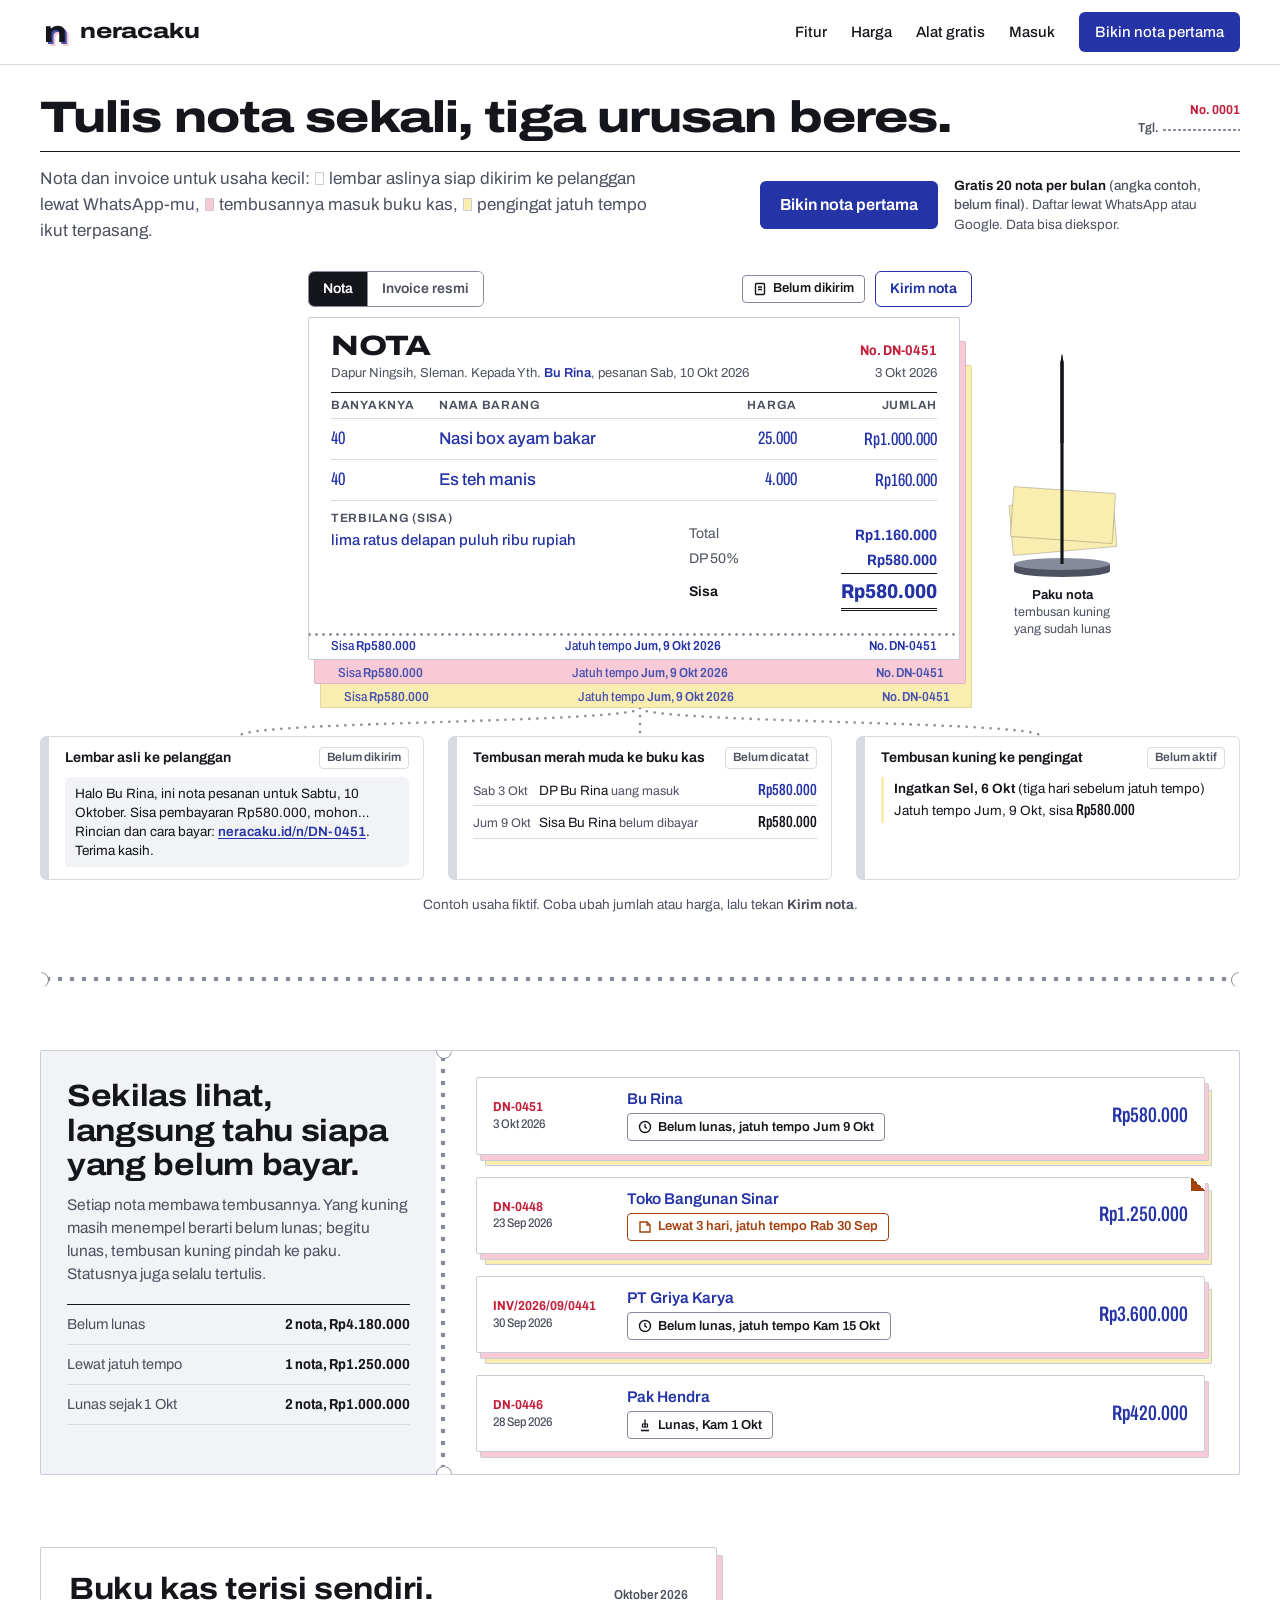
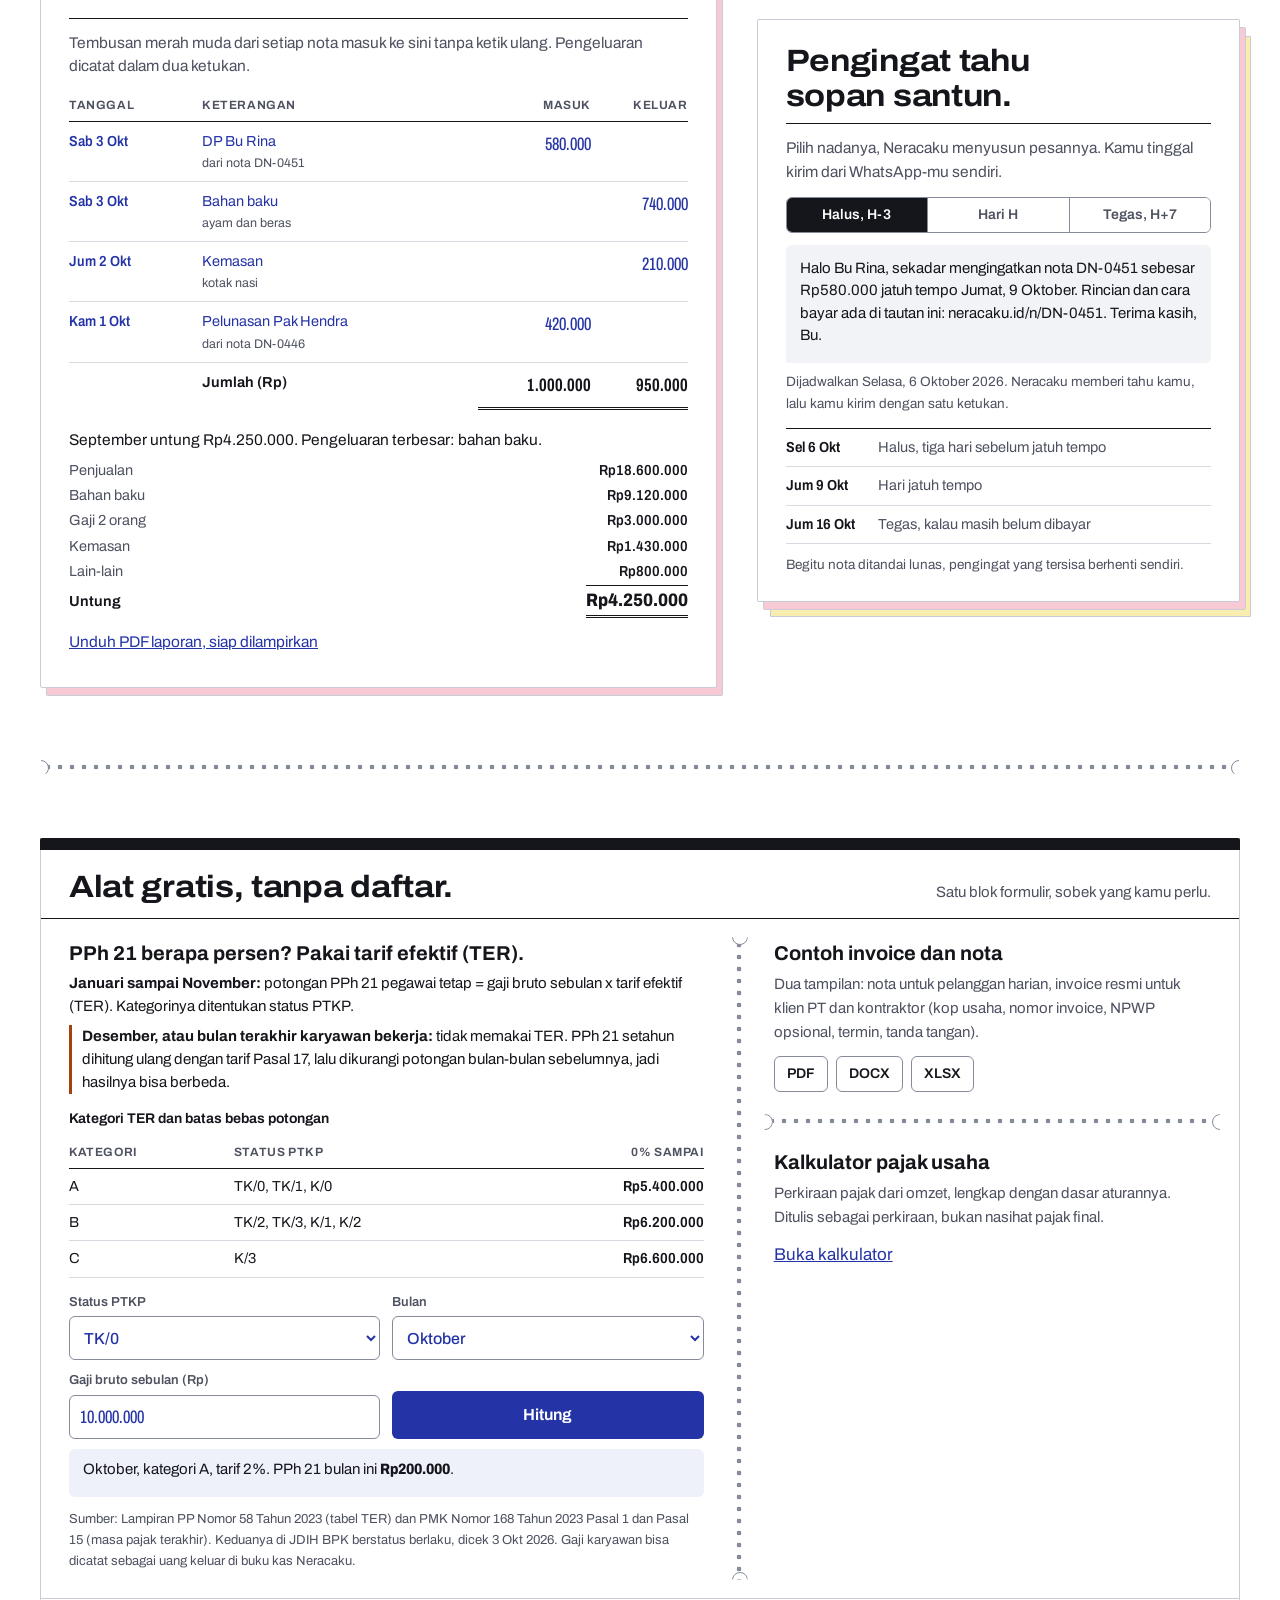
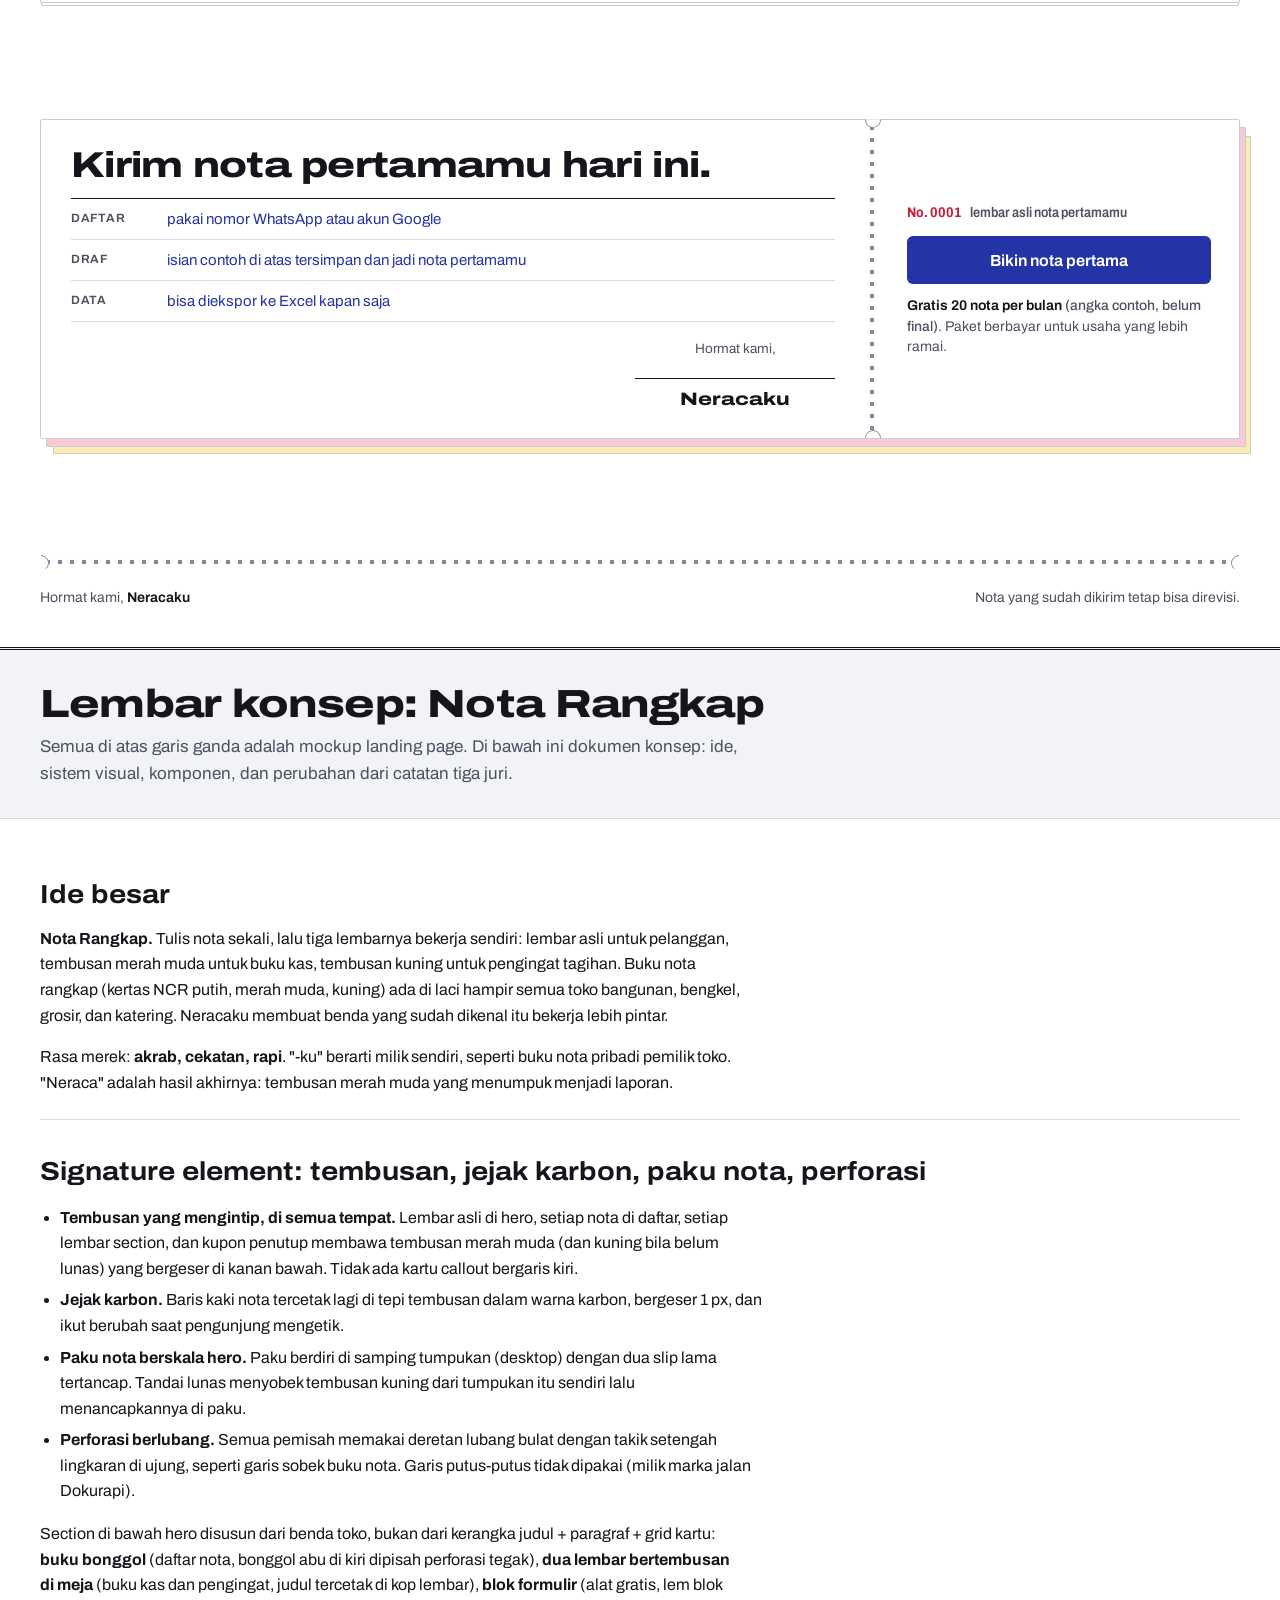
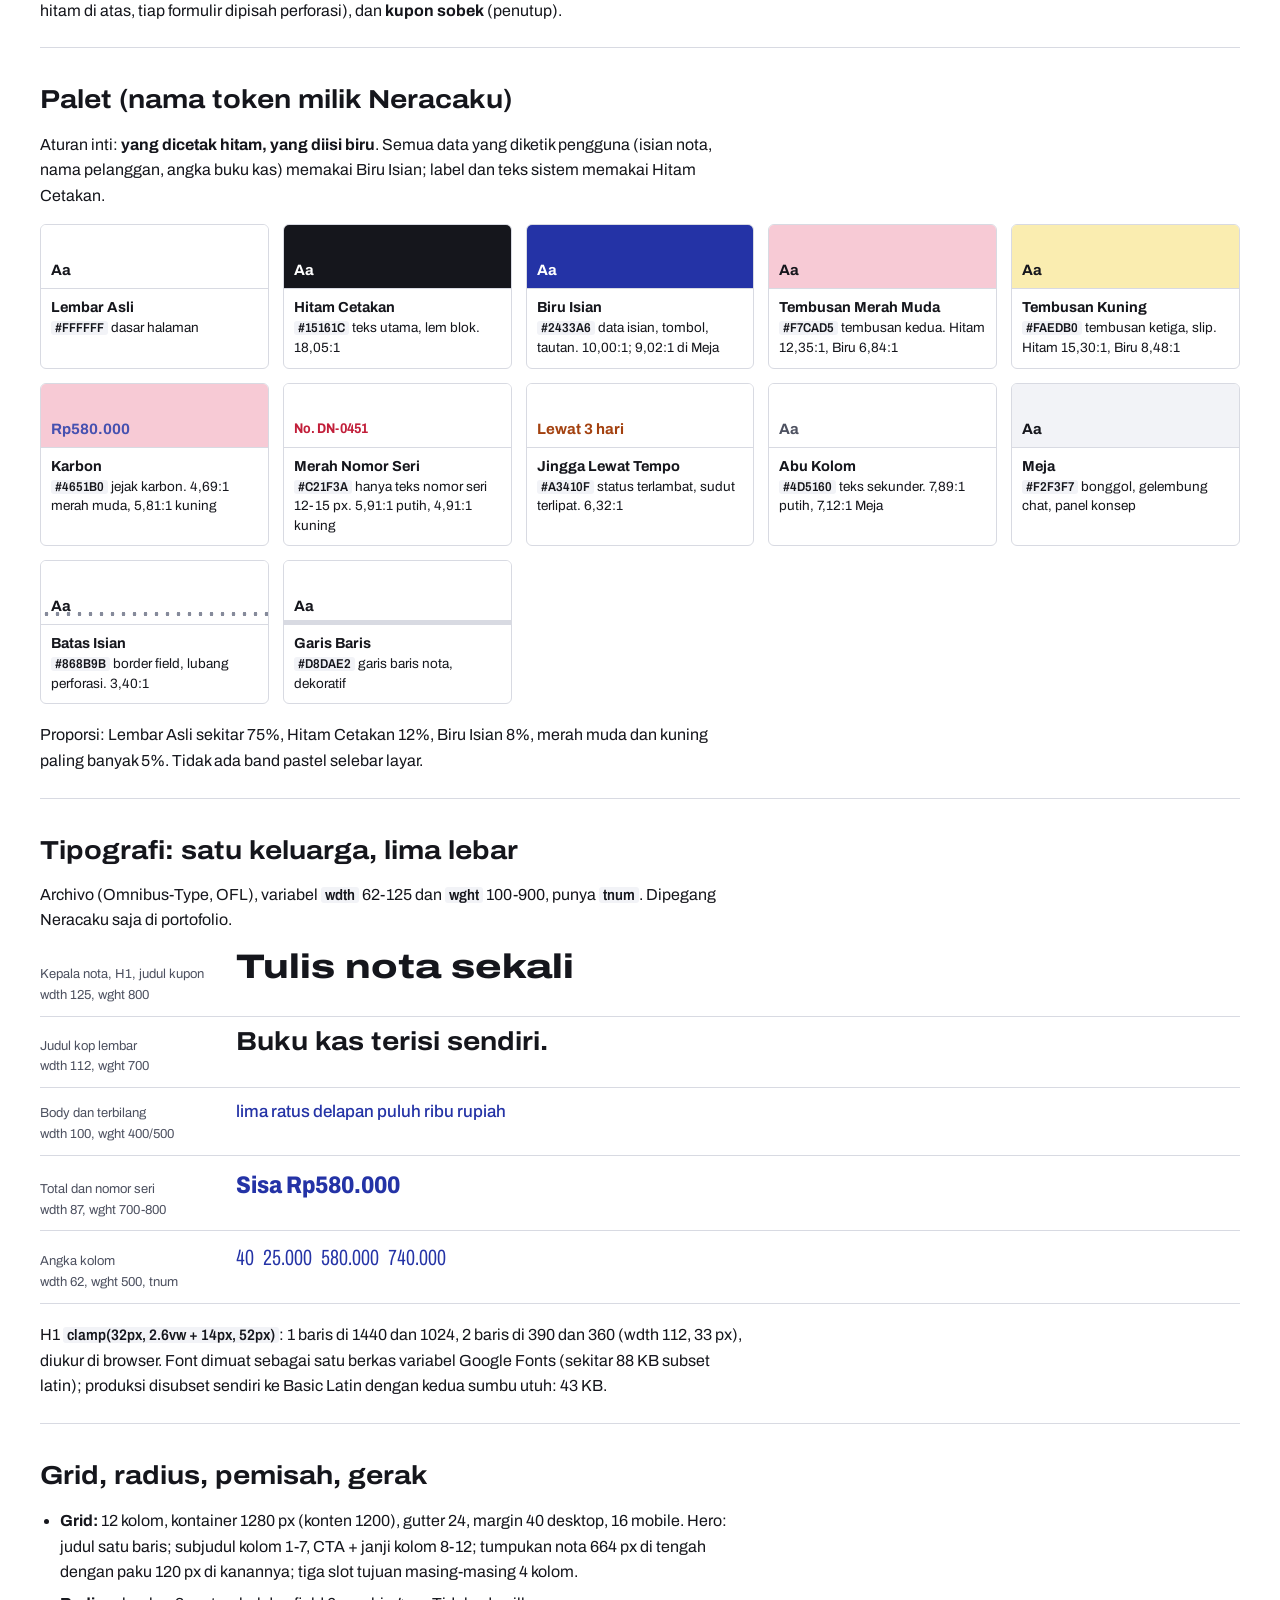
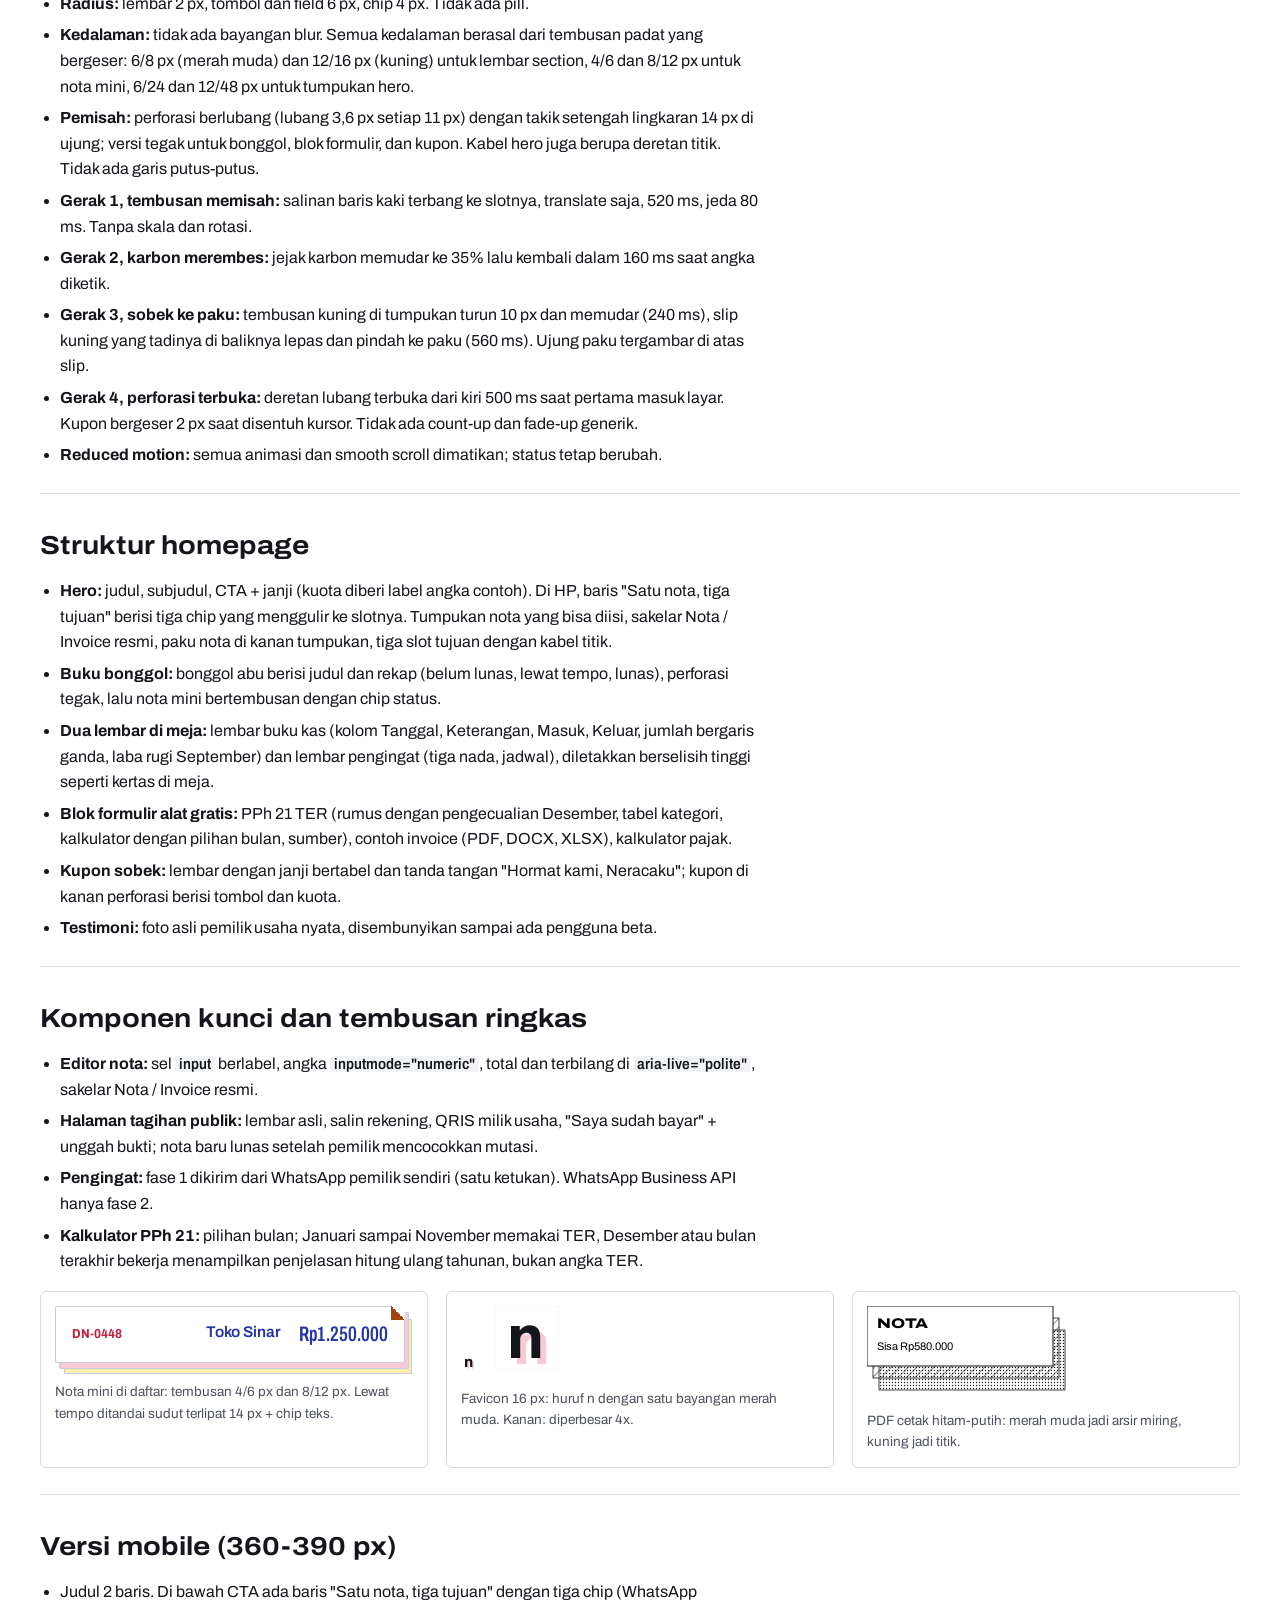
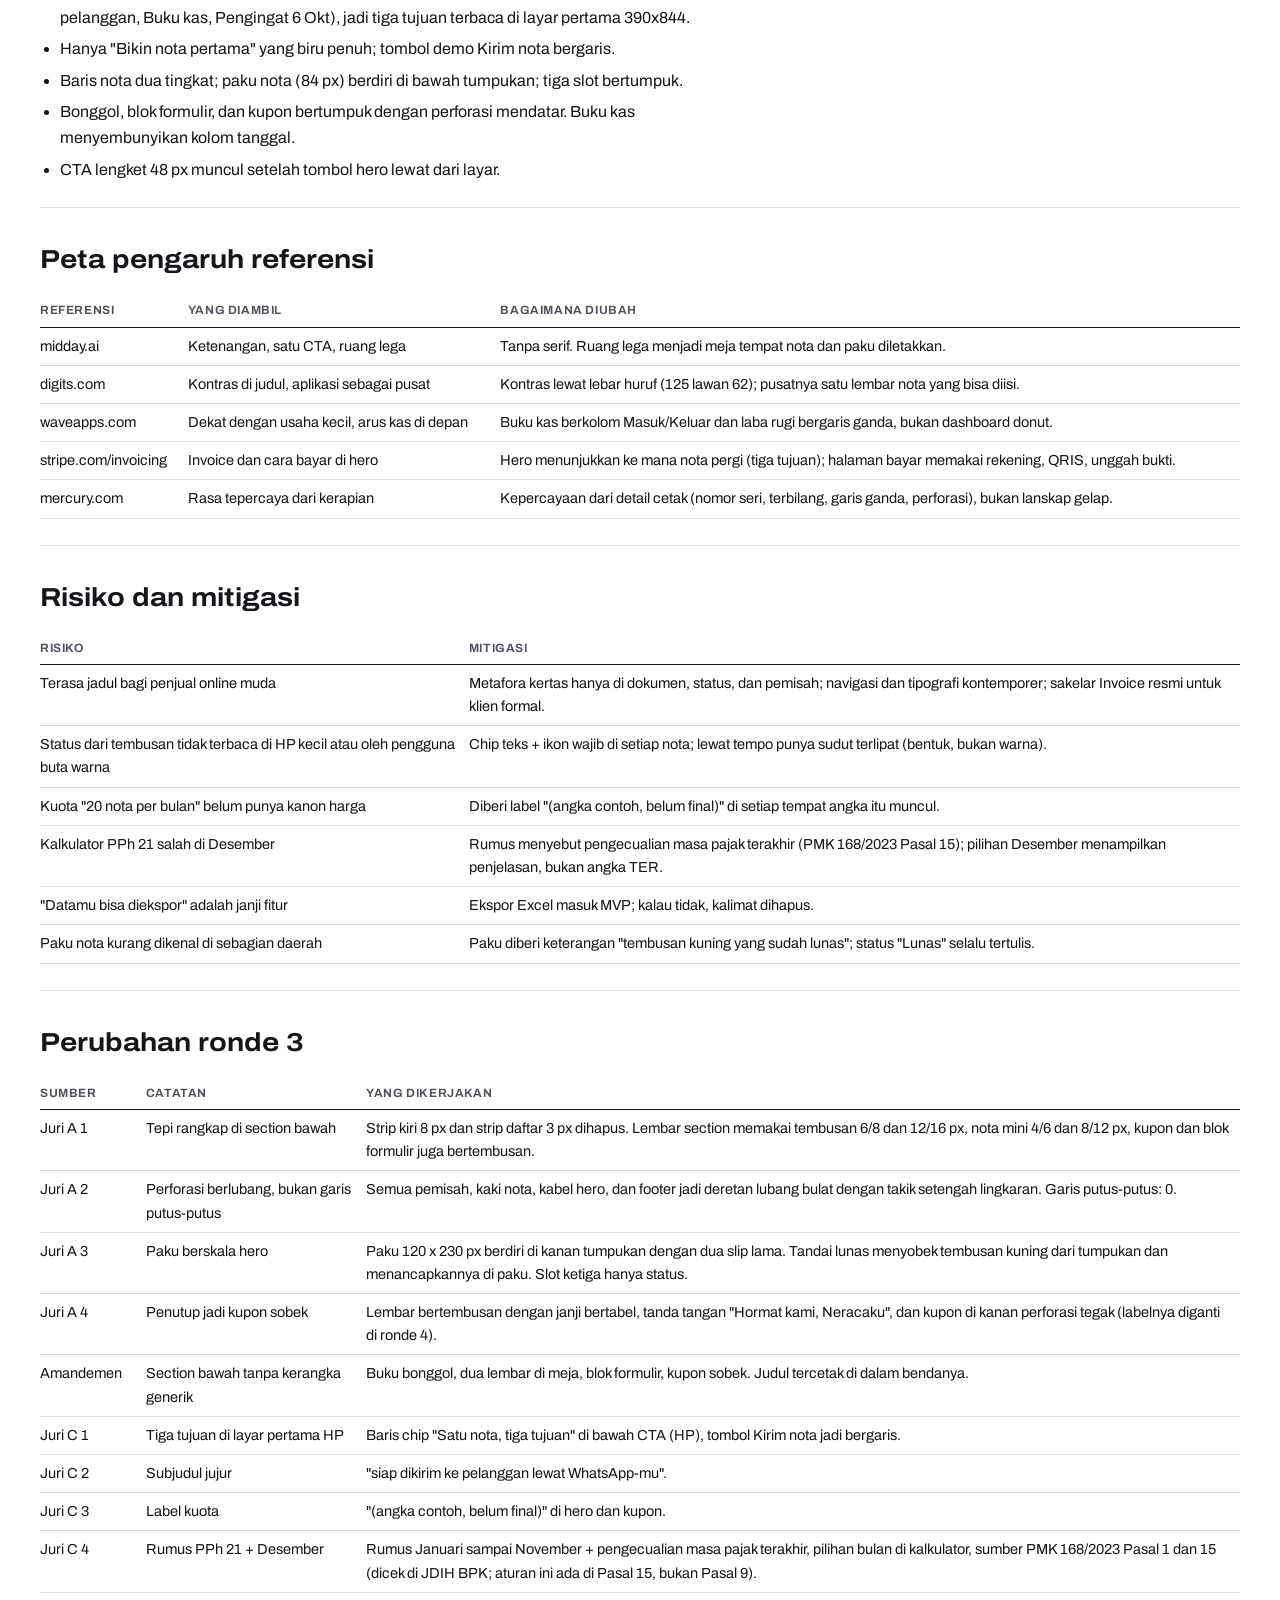
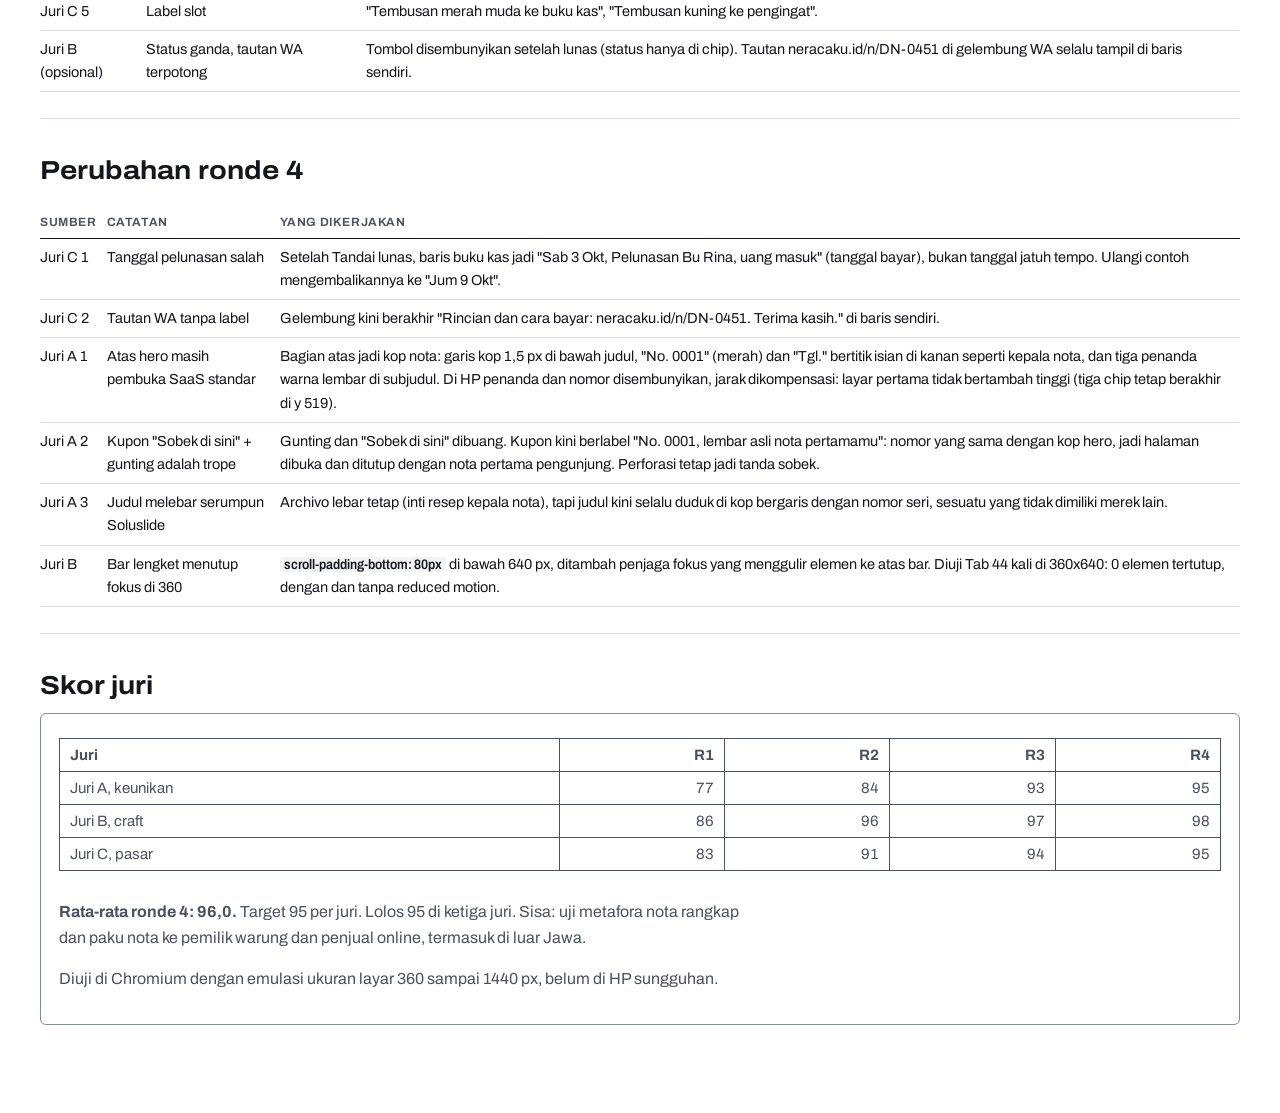
<file: site/konsep-awal/neracaku/index.html>
<!doctype html>
<html lang="id">
<head>
<meta charset="utf-8">
<meta name="viewport" content="width=device-width,initial-scale=1">
<meta name="robots" content="noindex,nofollow">
<title>Neracaku: Konsep Desain</title>
<meta name="description" content="Konsep desain Neracaku, aplikasi nota, invoice, dan pembukuan untuk UMKM Indonesia. Arah: Nota Rangkap.">
<link rel="icon" href="data:image/svg+xml,%3Csvg xmlns='http://www.w3.org/2000/svg' viewBox='0 0 16 16'%3E%3Crect width='16' height='16' fill='%23fff'/%3E%3Cpath d='M4 13V5h2.2v1.1C6.8 5.3 7.6 4.8 8.7 4.8c1.7 0 2.6 1 2.6 2.9V13H9.1V8.1c0-.9-.4-1.4-1.2-1.4-.9 0-1.6.6-1.6 1.7V13z' fill='%23F7CAD5' transform='translate(1.5 1.5)'/%3E%3Cpath d='M4 13V5h2.2v1.1C6.8 5.3 7.6 4.8 8.7 4.8c1.7 0 2.6 1 2.6 2.9V13H9.1V8.1c0-.9-.4-1.4-1.2-1.4-.9 0-1.6.6-1.6 1.7V13z' fill='%2315161C'/%3E%3C/svg%3E">
<link rel="preconnect" href="https://fonts.googleapis.com">
<link rel="preconnect" href="https://fonts.gstatic.com" crossorigin>
<link href="https://fonts.googleapis.com/css2?family=Archivo:wdth,wght@62..125,400..800&display=swap" rel="stylesheet">
<style>
:root{
  --lembar-asli:#FFFFFF;
  --cetakan:#15161C;
  --isian:#2433A6;
  --isian-tipis:#EEF0FA;
  --kolom:#4D5160;
  --tembusan-merah-muda:#F7CAD5;
  --tembusan-kuning:#FAEDB0;
  --karbon:#4651B0;
  --nomor-seri:#C21F3A;
  --lewat-tempo:#A3410F;
  --garis-baris:#D8DAE2;
  --tepi-lembar:#C9CCD6;
  --batas-isian:#868B9B;
  --meja:#F2F3F7;
  --f:"Archivo",system-ui,-apple-system,"Segoe UI",sans-serif;
  --gerak:cubic-bezier(.2,.8,.2,1);
  --lubang:radial-gradient(circle,var(--batas-isian) 2.2px,transparent 2.6px);
}
*{box-sizing:border-box}
html{-webkit-text-size-adjust:100%;scroll-behavior:smooth}
body{margin:0;background:var(--lembar-asli);color:var(--cetakan);font-family:var(--f);font-size:17px;line-height:1.6;font-stretch:100%;font-weight:400;overflow-x:hidden}
a{color:var(--isian)}
img,svg{display:block}
button,input,select{font:inherit;color:inherit}
:focus-visible{outline:2px solid var(--isian);outline-offset:2px}
.sr{position:absolute!important;width:1px;height:1px;padding:0;margin:-1px;overflow:hidden;clip:rect(0 0 0 0);white-space:nowrap;border:0}
.wrap{max-width:1280px;margin:0 auto;padding:0 40px}
code{font-family:var(--f);font-stretch:87%;font-weight:600;font-size:.95em;background:var(--meja);padding:0 4px;border-radius:3px}
.contoh{font-weight:500;color:var(--kolom)}

/* ---------- perforasi berlubang (pengganti garis putus-putus) ---------- */
.perfo{position:relative;height:14px;background:var(--lubang) 14px 50%/12px 14px repeat-x}
.perfo::before,.perfo::after{content:"";position:absolute;top:0;width:14px;height:14px;border:1.5px solid var(--batas-isian);border-radius:50%;background:#fff}
.perfo::before{left:-7px;clip-path:inset(0 0 0 50%)}
.perfo::after{right:-7px;clip-path:inset(0 50% 0 0)}
.perfo.siap{clip-path:inset(0 100% 0 0)}
.perfo.bergerak{animation:robek .5s var(--gerak) both}
@keyframes robek{from{clip-path:inset(0 100% 0 0)}to{clip-path:inset(0 0 0 0)}}
.perfo-v{position:relative;width:14px;background:var(--lubang) 50% 14px/14px 12px repeat-y}
.perfo-v::before,.perfo-v::after{content:"";position:absolute;left:0;width:14px;height:14px;border:1.5px solid var(--batas-isian);border-radius:50%;background:var(--meja-bawah,#fff)}
.perfo-v::before{top:-8px;clip-path:inset(50% 0 0 0)}
.perfo-v::after{bottom:-8px;clip-path:inset(0 0 50% 0)}

/* ---------- navigasi ---------- */
.nav{border-bottom:1px solid var(--garis-baris);background:var(--lembar-asli);position:relative;z-index:20}
.nav .wrap{height:64px;display:flex;align-items:center;gap:28px}
.logo{display:flex;align-items:center;gap:10px;text-decoration:none;color:var(--cetakan)}
.logo-n{font-weight:800;font-stretch:125%;font-size:30px;line-height:1;width:30px;height:32px;display:grid;place-items:center;text-shadow:2px 2px 0 var(--karbon),4px 4px 0 var(--tembusan-merah-muda)}
.logo-kata{font-weight:800;font-stretch:125%;font-size:21px;letter-spacing:-.01em}
.nav-tautan{display:flex;gap:24px;margin-left:auto;align-items:center}
.nav-tautan a{color:var(--cetakan);text-decoration:none;font-size:15px;font-weight:500}
.nav-tautan a:hover{color:var(--isian)}
.nav-tautan a.tombol,.nav-tautan a.tombol:hover{color:#fff}
.nav .tombol{height:40px;font-size:15px;padding:0 16px}
.nav-menu{display:none;margin-left:auto;align-items:center;gap:8px}
.nav-menu a{color:var(--cetakan);text-decoration:none;font-weight:600;font-size:15px;padding:8px}
.nav-menu button{width:44px;height:44px;border:1px solid var(--batas-isian);background:#fff;border-radius:6px;display:grid;place-items:center;cursor:pointer}

/* ---------- tombol & chip ---------- */
.tombol{display:inline-flex;align-items:center;justify-content:center;gap:8px;height:48px;padding:0 20px;border-radius:6px;background:var(--isian);color:#fff;font-weight:650;font-size:16px;text-decoration:none;border:0;cursor:pointer;white-space:nowrap;transition:background-color .12s}
.tombol:hover{background:#1C2885}
.tombol-garis,.tombol-garis:hover{background:#fff;color:var(--isian);border:1.5px solid var(--isian)}
.tombol-garis:hover{background:var(--isian-tipis)}
.chip{display:inline-flex;align-items:center;gap:6px;min-height:28px;padding:3px 10px;border-radius:4px;border:1px solid var(--batas-isian);font-size:13px;font-weight:600;line-height:1.3;color:var(--cetakan);background:#fff}
.chip svg{flex:none}
.chip[data-s="lewat"]{border-color:var(--lewat-tempo);color:var(--lewat-tempo)}

/* ---------- hero ---------- */
.hero{padding:30px 0 56px}
.kepala{margin:0;font-weight:800;font-stretch:125%;font-size:clamp(32px,2.5vw + 12px,50px);line-height:1.04;letter-spacing:-.02em;text-wrap:balance}
.kop-hero{display:flex;align-items:flex-end;justify-content:space-between;gap:24px;border-bottom:1.5px solid var(--cetakan);padding-bottom:10px}
.kop-meta{flex:none;display:grid;gap:3px;text-align:right;font-stretch:87%;font-size:14px;font-weight:600;line-height:1.2;padding-bottom:4px;font-variant-numeric:tabular-nums}
.kop-meta .no{color:var(--nomor-seri);font-weight:700}
.kop-meta .tgl{color:var(--kolom)}
.titik-isi{display:inline-block;width:78px;height:4px;margin-left:4px;background:radial-gradient(circle,var(--batas-isian) 1.1px,transparent 1.4px) 0 0/5px 4px repeat-x}
.tanda{display:inline-block;width:9px;height:13px;margin:0 5px 0 1px;vertical-align:-1px;background:var(--sw);box-shadow:inset 0 0 0 1px var(--tepi-lembar);border-radius:1px}
.hero-baris{display:grid;grid-template-columns:minmax(0,7fr) minmax(0,5fr);gap:16px 48px;align-items:center;margin-top:14px}
.sub{margin:0;color:var(--kolom);font-size:17px;line-height:1.55;text-wrap:pretty}
.cta-baris{display:flex;gap:16px;align-items:center}
.cta-baris .mikro{margin:0;max-width:36ch}
.mikro{margin:10px 0 0;font-size:13.5px;line-height:1.45;color:var(--kolom);text-wrap:pretty}
.mikro strong{color:var(--cetakan);font-weight:650}
.tiga-tujuan{display:none}

.meja{margin-top:26px;position:relative}
.meja-alat{width:min(664px,100%);margin:0 auto 10px;display:flex;justify-content:space-between;align-items:center;gap:10px;flex-wrap:wrap}
.pilih{display:inline-flex;border:1.5px solid var(--batas-isian);border-radius:6px;overflow:hidden;background:#fff}
.pilih button{height:34px;padding:0 14px;border:0;background:#fff;font-size:14px;font-weight:600;color:var(--kolom);cursor:pointer}
.pilih button+button{border-left:1.5px solid var(--batas-isian)}
.pilih button[aria-pressed="true"]{background:var(--cetakan);color:#fff}
.alat-kanan{display:flex;align-items:center;gap:10px;flex-wrap:wrap}
.alat-kanan .tombol{height:36px;font-size:14px;padding:0 14px}
.alat-kanan .tombol[hidden]{display:none}

/* tumpukan nota rangkap + paku */
.tumpuk-wrap{position:relative;width:min(664px,100%);margin:0 auto}
.tumpuk{position:relative;padding:0 12px 48px 0}
.tembusan{position:absolute;border:1px solid rgba(21,22,28,.10);border-radius:2px;transition:opacity .24s var(--gerak),transform .24s var(--gerak)}
.t-merah{z-index:2;left:6px;top:24px;right:6px;bottom:24px;background:var(--tembusan-merah-muda)}
.t-kuning{z-index:1;left:12px;top:48px;right:0;bottom:0;background:var(--tembusan-kuning)}
.tumpuk.lunas .t-kuning{opacity:0;transform:translateY(10px)}
.karbon{position:absolute;left:22px;right:22px;bottom:3px;height:18px;display:flex;justify-content:space-between;gap:12px;font-size:13px;font-weight:600;font-stretch:87%;color:var(--karbon);transform:translate(1px,1px);white-space:nowrap;overflow:hidden;font-variant-numeric:tabular-nums;transition:opacity .16s}
.karbon.rembes{opacity:.35}
.lembar{position:relative;z-index:3;background:#fff;border:1px solid var(--tepi-lembar);border-radius:2px;padding:14px 22px 0}
.lk{display:grid;grid-template-columns:1fr auto;gap:2px 16px;align-items:baseline}
.lk-judul{font-weight:800;font-stretch:125%;font-size:28px;line-height:1;letter-spacing:-.01em}
.lk-no{font-weight:700;font-stretch:87%;font-size:14px;color:var(--nomor-seri);text-align:right;font-variant-numeric:tabular-nums}
.lk-ket{font-size:13px;color:var(--kolom);line-height:1.4}
.lk-ket b{color:var(--isian);font-weight:600}
.lk-kanan{text-align:right}
.mode-invoice .hanya-nota,.hanya-invoice{display:none}
.mode-invoice .hanya-invoice{display:inline}
.tabel{margin-top:10px;border-top:1.5px solid var(--cetakan)}
.baris{display:grid;grid-template-columns:96px minmax(0,1fr) 122px 128px;align-items:center;column-gap:12px;border-bottom:1px solid var(--garis-baris);min-height:36px}
.baris-kepala{min-height:26px}
.baris-kepala span{font-size:12px;font-weight:650;letter-spacing:.06em;text-transform:uppercase;color:var(--kolom)}
.ka{text-align:right}
.isi{width:100%;border:0;border-bottom:1px solid transparent;background:transparent;color:var(--isian);font-size:17px;font-weight:500;padding:5px 0;border-radius:0;min-width:0}
.isi:hover{border-bottom-color:var(--batas-isian)}
.isi:focus{outline:none;border-bottom-color:var(--isian);background:var(--isian-tipis)}
.isi.angka{font-stretch:62%;font-variant-numeric:tabular-nums;font-size:18px}
.isi.ka{text-align:right}
.jumlah{font-stretch:62%;font-variant-numeric:tabular-nums;font-size:18px;font-weight:500;color:var(--isian);text-align:right}
.kali{display:none}
.bawah{display:grid;grid-template-columns:minmax(0,1fr) 248px;gap:16px;padding:8px 0}
.terbilang-lbl{font-size:12px;font-weight:650;letter-spacing:.06em;text-transform:uppercase;color:var(--kolom)}
.terbilang{margin:2px 0 0;color:var(--isian);font-size:15px;font-weight:500;line-height:1.4}
.ttd{margin-top:6px;font-size:13px;color:var(--kolom)}
.ttd b{color:var(--isian);font-weight:600}
.total{display:grid;grid-template-columns:1fr auto;row-gap:1px;font-size:14px;align-content:start}
.total dt{color:var(--kolom)}
.total dd{margin:0;text-align:right;font-stretch:87%;font-weight:700;color:var(--isian);font-variant-numeric:tabular-nums;font-size:15px}
.total .sisa{font-size:20px;font-weight:800;border-top:1px solid var(--cetakan);border-bottom:3px double var(--cetakan);padding:1px 0}
.total dt.sisa-l{align-self:center;color:var(--cetakan);font-weight:650}
.kaki{position:relative;height:26px;margin:0 -22px;padding:0 22px;background:radial-gradient(circle,var(--batas-isian) 1.2px,transparent 1.5px) 4px 0/7px 3px repeat-x;display:flex;justify-content:space-between;align-items:center;gap:12px;font-size:13px;font-weight:600;font-stretch:87%;color:var(--isian);white-space:nowrap;overflow:hidden;font-variant-numeric:tabular-nums}
.kaki .lbl,.karbon .lbl{font-weight:500}

/* slip kuning: tersembunyi di balik tembusan kuning, lalu pindah ke paku */
.slip{width:132px;text-align:left;background:var(--tembusan-kuning);padding:8px 10px 7px;font-size:12.5px;line-height:1.38;color:var(--cetakan);clip-path:polygon(0 3px,5% 0,10% 3px,15% 0,20% 3px,25% 0,30% 3px,35% 0,40% 3px,45% 0,50% 3px,55% 0,60% 3px,65% 0,70% 3px,75% 0,80% 3px,85% 0,90% 3px,95% 0,100% 3px,100% 100%,0 100%);box-shadow:inset 0 -1px 0 rgba(21,22,28,.12)}
.tumpuk>.slip{position:absolute;right:0;bottom:0;z-index:0}
.slip b{font-weight:650}
.slip .slip-no{display:block;font-weight:700;font-stretch:87%;font-size:12px;color:var(--nomor-seri);font-variant-numeric:tabular-nums}
.slip .nom{font-stretch:62%;font-size:15px;font-weight:600;font-variant-numeric:tabular-nums}
.paku-hero{position:absolute;left:calc(100% + 30px);top:34px;width:120px;text-align:center}
.paku-gambar{position:relative}
.paku-gambar>svg:first-child{width:100%;height:auto}
.paku-ujung{position:absolute;left:calc(50% - 2px);top:0;width:4px;height:calc(36.5% + 8px);z-index:4;pointer-events:none}
.paku-tempat{position:absolute;left:50%;top:36.5%;width:132px;margin-left:-66px;z-index:3}
.paku-ket{margin:6px 0 0;font-size:12.5px;line-height:1.35;color:var(--kolom)}
.paku-ket b{display:block;color:var(--cetakan);font-weight:650;font-size:13px}

/* slot tujuan */
.tujuan-wrap{position:relative;margin-top:28px}
.kabel{position:absolute;left:0;right:0;top:-28px;height:28px;width:100%;pointer-events:none}
.kabel path{fill:none;stroke:var(--batas-isian);stroke-width:2.6;stroke-linecap:round;stroke-dasharray:0 8}
.tujuan{display:grid;grid-template-columns:repeat(3,minmax(0,1fr));gap:24px}
.slot{position:relative;border:1px solid var(--garis-baris);border-radius:6px;padding:10px 14px 12px 24px;background:#fff;display:flex;flex-direction:column;gap:8px;scroll-margin-top:24px}
.slot::before{content:"";position:absolute;left:0;top:0;bottom:0;width:8px;border-radius:5px 0 0 5px;background:var(--garis-baris);transition:background-color .2s}
.slot[data-terisi="1"]::before{background:var(--strip)}
.slot-asli{--strip:#fff}
.slot-asli[data-terisi="1"]::before{box-shadow:inset 0 0 0 1px var(--tepi-lembar)}
.slot-kas{--strip:var(--tembusan-merah-muda)}
.slot-ingat{--strip:var(--tembusan-kuning)}
.slot-lbl{display:flex;justify-content:space-between;align-items:center;gap:8px;font-size:14px;font-weight:650;line-height:1.3;color:var(--cetakan)}
.slot-st{flex:none;font-size:12px;font-weight:600;color:var(--kolom);border:1px solid var(--garis-baris);border-radius:4px;padding:2px 7px;white-space:nowrap}
.slot[data-terisi="1"] .slot-st{color:var(--cetakan);border-color:var(--batas-isian)}
.gelembung{background:var(--meja);border-radius:6px 6px 6px 2px;padding:7px 10px;font-size:13.5px;line-height:1.42}
.wa-teks{display:-webkit-box;-webkit-line-clamp:2;-webkit-box-orient:vertical;overflow:hidden}
.wa-link{display:block;color:var(--cetakan)}
.wa-link u{color:var(--isian);font-weight:600;text-underline-offset:2px}
.kas{display:grid;gap:3px;font-size:13.5px}
.kas-b{display:grid;grid-template-columns:58px minmax(0,1fr) auto;gap:8px;align-items:baseline;border-bottom:1px solid var(--garis-baris);padding-bottom:3px}
.kas-b span:first-child{color:var(--kolom);font-size:12.5px}
.kas-b .nom{font-stretch:62%;font-size:16px;font-weight:600;font-variant-numeric:tabular-nums}
.kas-b .nom.masuk{color:var(--isian)}
.kas-b em{font-style:normal;color:var(--kolom);font-size:12.5px}
.ingat-teks{font-size:13.5px;line-height:1.45;border-left:3px solid var(--tembusan-kuning);padding:2px 0 2px 10px}
.ingat-teks .nom{font-stretch:62%;font-size:16px;font-weight:600;font-variant-numeric:tabular-nums}
.ingat-teks b{font-weight:650}
.catatan-demo{width:min(664px,100%);margin:14px auto 0;font-size:13.5px;color:var(--kolom);text-align:center;min-height:22px}
.catatan-demo button{background:none;border:0;color:var(--isian);text-decoration:underline;cursor:pointer;font-size:13.5px;padding:0}

/* ---------- lembar umum di bawah hero (selalu dengan tembusan mengintip) ---------- */
.sek{padding:64px 0}
.lembar-sek{position:relative;background:#fff;border:1px solid var(--tepi-lembar);border-radius:2px}
.tembus-1{box-shadow:6px 8px 0 -1px var(--tembusan-merah-muda),6px 8px 0 0 var(--tepi-lembar);margin-bottom:8px}
.tembus-2{box-shadow:6px 8px 0 -1px var(--tembusan-merah-muda),6px 8px 0 0 var(--tepi-lembar),12px 16px 0 -2px var(--tembusan-kuning),12px 16px 0 -1px var(--tepi-lembar);margin-bottom:16px}
.kop{display:flex;justify-content:space-between;align-items:baseline;gap:16px;border-bottom:1.5px solid var(--cetakan);padding-bottom:10px;margin-bottom:12px}
.kop h2{margin:0;font-weight:700;font-stretch:112%;font-size:clamp(24px,1vw + 18px,32px);line-height:1.12;letter-spacing:-.01em;text-wrap:balance}
.kop-meta{flex:none;font-size:13px;font-weight:600;font-stretch:87%;color:var(--kolom)}
.kop-sub{margin:0 0 14px;color:var(--kolom);font-size:15.5px;line-height:1.5}

/* buku bonggol (daftar nota) */
.bonggol-buku{display:grid;grid-template-columns:minmax(0,4fr) 14px minmax(0,8fr);background:#fff;border:1px solid var(--tepi-lembar);border-radius:2px;--meja-bawah:#fff}
.bonggol{background:var(--meja);padding:28px 26px}
.bonggol h2{margin:0 0 10px;font-weight:700;font-stretch:112%;font-size:clamp(24px,1vw + 18px,32px);line-height:1.12;letter-spacing:-.01em;text-wrap:balance}
.bonggol>p{margin:0 0 18px;color:var(--kolom);font-size:15.5px;line-height:1.5}
.ring{display:grid;grid-template-columns:minmax(0,1fr) auto;margin:0;border-top:1.5px solid var(--cetakan);font-size:14.5px}
.ring dt,.ring dd{margin:0;padding:8px 0;border-bottom:1px solid var(--garis-baris)}
.ring dt{color:var(--kolom)}
.ring dd{text-align:right;font-stretch:87%;font-weight:700;font-variant-numeric:tabular-nums}
.bonggol-buku .perfo-v{background-color:#fff}
.nota-mini{padding:26px 34px 22px 26px;display:grid;gap:22px;align-content:start}
.nm{position:relative;background:#fff;border:1px solid var(--tepi-lembar);border-radius:2px;display:grid;grid-template-columns:118px minmax(0,1fr) auto;gap:4px 16px;align-items:center;padding:11px 16px}
.nm[data-t="2"]{box-shadow:4px 6px 0 -1px var(--tembusan-merah-muda),4px 6px 0 0 var(--tepi-lembar),8px 12px 0 -2px var(--tembusan-kuning),8px 12px 0 -1px var(--tepi-lembar)}
.nm[data-t="1"]{box-shadow:4px 6px 0 -1px var(--tembusan-merah-muda),4px 6px 0 0 var(--tepi-lembar)}
.nm-no{font-weight:700;font-stretch:87%;font-size:13px;color:var(--nomor-seri);font-variant-numeric:tabular-nums;line-height:1.3}
.nm-no small{display:block;color:var(--kolom);font-weight:500;font-size:12.5px}
.nm-nama{font-weight:600;font-size:15.5px;line-height:1.3;margin-bottom:4px;color:var(--isian)}
.nm-nom{font-stretch:62%;font-size:21px;font-weight:600;font-variant-numeric:tabular-nums;text-align:right;color:var(--isian)}
.lipat{position:absolute;top:-1px;right:-1px;width:14px;height:14px;background:linear-gradient(225deg,#fff 50%,var(--lewat-tempo) 50%)}

/* dua lembar di meja */
.dua-lembar{display:grid;grid-template-columns:minmax(0,7fr) minmax(0,5fr);gap:40px;align-items:start}
.dua-lembar .lembar-sek{padding:24px 28px 26px}
.dua-lembar .ingat-lembar{margin-top:72px}
.kas-tabel{width:100%;border-collapse:collapse;font-size:14.5px}
.kas-tabel th{text-align:left;font-size:12px;font-weight:650;letter-spacing:.05em;text-transform:uppercase;color:var(--kolom);padding:4px 10px 6px 0;border-bottom:1px solid var(--cetakan)}
.kas-tabel th.r,.kas-tabel td.r{text-align:right;padding-right:0}
.kas-tabel td{padding:8px 10px 8px 0;border-bottom:1px solid var(--garis-baris);vertical-align:top;color:var(--isian)}
.kas-tabel td small{display:block;color:var(--kolom);font-size:12.5px}
.kas-tabel td.tg{white-space:nowrap;font-stretch:87%;font-weight:600}
.kas-tabel td.r{font-stretch:62%;font-size:18px;font-weight:500;font-variant-numeric:tabular-nums;white-space:nowrap}
.kas-tabel tfoot td{color:var(--cetakan);font-weight:650;border-bottom:0}
.kas-tabel tfoot td.r{font-weight:700;border-bottom:3px double var(--cetakan);color:var(--cetakan)}
.ringkas{margin-top:18px}
.ringkas p{margin:0 0 6px;font-size:15.5px}
.lr{display:grid;grid-template-columns:1fr auto;font-size:14.5px;row-gap:2px;margin:0}
.lr dt{color:var(--kolom)}
.lr dd{margin:0;text-align:right;font-stretch:87%;font-weight:600;font-variant-numeric:tabular-nums}
.lr .untung{font-weight:800;font-size:18px;border-top:1px solid var(--cetakan);border-bottom:3px double var(--cetakan)}
.lr dt.untung-l{color:var(--cetakan);font-weight:650;align-self:center}
.nada{display:flex;margin:2px 0 12px}
.nada button{flex:1}
.pesan{background:var(--meja);border-radius:6px 6px 6px 2px;padding:12px 14px;font-size:15px;line-height:1.5;min-height:118px}
.pesan-ket{margin:8px 0 0;font-size:13.5px;color:var(--kolom)}
.jadwal{display:grid;grid-template-columns:92px minmax(0,1fr);margin:14px 0 0;border-top:1.5px solid var(--cetakan);font-size:14.5px}
.jadwal dt,.jadwal dd{margin:0;padding:7px 0;border-bottom:1px solid var(--garis-baris)}
.jadwal dt{font-weight:650;font-stretch:87%}
.jadwal dd{color:var(--kolom)}

/* blok formulir (alat gratis) */
.blok{position:relative;background:#fff;border:1px solid var(--tepi-lembar);border-top:0;border-radius:0 0 2px 2px;box-shadow:0 4px 0 -1px #fff,0 4px 0 0 var(--tepi-lembar),0 8px 0 -2px #fff,0 8px 0 -1px var(--tepi-lembar);margin-bottom:8px}
.blok-lem{height:12px;background:var(--cetakan);border-radius:2px 2px 0 0;margin:0 -1px}
.blok-kop{display:flex;justify-content:space-between;align-items:baseline;gap:16px;padding:20px 28px 14px;border-bottom:1.5px solid var(--cetakan);margin:0 0 0}
.blok-kop h2{margin:0;font-weight:700;font-stretch:112%;font-size:clamp(24px,1vw + 18px,32px);line-height:1.12;letter-spacing:-.01em}
.blok-kop p{margin:0;color:var(--kolom);font-size:15px;text-align:right}
.blok-isi{display:grid;grid-template-columns:minmax(0,7fr) 14px minmax(0,5fr)}
.blok-isi>.perfo-v{margin:18px 0}
.form-pph{padding:22px 28px 26px}
.form-pph h3,.blok-kanan h3{margin:0 0 6px;font-size:20px;font-weight:700;line-height:1.25}
.rumus{margin:0 0 14px;font-size:15px;line-height:1.55}
.rumus p{margin:0 0 6px}
.rumus .pengecualian{border-left:3px solid var(--lewat-tempo);padding-left:10px;color:var(--cetakan)}
table{border-collapse:collapse;width:100%}
.tbl{font-size:14.5px;margin:0 0 14px}
.tbl caption{text-align:left;font-weight:650;font-size:14px;padding:0 0 6px;color:var(--cetakan)}
.tbl th{text-align:left;font-size:12px;font-weight:650;letter-spacing:.05em;text-transform:uppercase;color:var(--kolom);border-bottom:1.5px solid var(--cetakan);padding:6px 8px 6px 0}
.tbl td{border-bottom:1px solid var(--garis-baris);padding:6px 8px 6px 0;vertical-align:top}
.tbl td.r{text-align:right;font-stretch:87%;font-weight:650;font-variant-numeric:tabular-nums;padding-right:0}
.tbl th.r{text-align:right;padding-right:0}
.hitung{display:grid;grid-template-columns:minmax(0,1fr) minmax(0,1fr);gap:10px 12px;align-items:end;margin:4px 0 10px}
.hitung label{display:grid;gap:4px;font-size:13px;font-weight:600;color:var(--kolom)}
.hitung select,.hitung input{height:44px;border:1.5px solid var(--batas-isian);border-radius:6px;padding:0 10px;background:#fff;font-size:16px;color:var(--isian);font-weight:500;min-width:0;width:100%}
.hitung input{font-stretch:62%;font-size:18px;font-variant-numeric:tabular-nums}
.hasil{min-height:48px;background:var(--isian-tipis);border-radius:6px;padding:10px 14px;font-size:15px;line-height:1.45}
.hasil b{font-stretch:87%;font-weight:800;font-variant-numeric:tabular-nums}
.sumber{margin:12px 0 0;font-size:13px;color:var(--kolom)}
.blok-kanan{display:grid;grid-template-rows:auto 14px auto;align-content:start}
.blok-kanan>div:not(.perfo){padding:22px 28px}
.blok-kanan>.perfo{margin:0 18px}
.blok-kanan p{margin:0 0 12px;color:var(--kolom);font-size:15px}
.unduh{display:flex;gap:8px;flex-wrap:wrap}
.unduh a{display:inline-flex;align-items:center;height:36px;padding:0 12px;border:1.5px solid var(--batas-isian);border-radius:6px;font-size:14px;font-weight:600;text-decoration:none;color:var(--cetakan)}
.unduh a:hover{border-color:var(--isian);color:var(--isian)}

/* kupon sobek (penutup) */
.penutup{padding:48px 0 64px}
.kupon-lembar{display:grid;grid-template-columns:minmax(0,1fr) 14px 360px}
.kupon-kiri{padding:26px 30px 24px}
.kupon-kiri h2{margin:0 0 14px;font-weight:800;font-stretch:125%;font-size:clamp(26px,1.4vw + 18px,38px);line-height:1.08;letter-spacing:-.02em}
.janji{margin:0;display:grid;grid-template-columns:96px minmax(0,1fr);border-top:1.5px solid var(--cetakan);font-size:15px}
.janji dt,.janji dd{margin:0;padding:8px 0;border-bottom:1px solid var(--garis-baris)}
.janji dt{font-size:12px;font-weight:650;letter-spacing:.06em;text-transform:uppercase;color:var(--kolom);padding-top:10px}
.janji dd{color:var(--isian)}
.ttd-kupon{display:flex;justify-content:flex-end;margin-top:16px;text-align:center}
.ttd-kupon div{min-width:200px;font-size:13.5px;color:var(--kolom)}
.ttd-kupon b{display:block;margin-top:18px;padding-top:6px;border-top:1px solid var(--cetakan);font-weight:800;font-stretch:125%;font-size:18px;color:var(--cetakan)}
.kupon{padding:26px 28px 24px;display:flex;flex-direction:column;justify-content:center;gap:12px;transition:transform .12s var(--gerak)}
.kupon:hover{transform:translateX(2px)}
.kupon-lbl{display:flex;align-items:baseline;gap:8px;font-size:14px;font-weight:600;font-stretch:87%;color:var(--kolom)}
.kupon-lbl .no{color:var(--nomor-seri);font-weight:700;font-variant-numeric:tabular-nums}
.kupon .tombol{width:100%}
.kupon p{margin:0;font-size:14px;line-height:1.45;color:var(--kolom)}
.kupon p strong{color:var(--cetakan);font-weight:650}
.footer{padding:18px 0 30px;font-size:14px;color:var(--kolom)}
.footer .wrap>div{display:flex;justify-content:space-between;gap:16px;flex-wrap:wrap;margin-top:18px}
.footer b{color:var(--cetakan);font-weight:650}

/* ---------- bagian konsep ---------- */
.batas-konsep{margin-top:8px;border-top:3px double var(--cetakan);border-bottom:1px solid var(--garis-baris);background:var(--meja)}
.batas-konsep .wrap{padding-top:34px;padding-bottom:30px}
.batas-konsep h2{margin:0 0 8px;font-weight:800;font-stretch:125%;font-size:clamp(28px,1.5vw + 20px,44px);line-height:1.05;letter-spacing:-.02em}
.batas-konsep p{margin:0;color:var(--kolom);max-width:72ch}
.konsep{padding:24px 0 80px}
.k-sek{padding:36px 0 8px;border-bottom:1px solid var(--garis-baris)}
.k-sek:last-child{border-bottom:0}
.k-sek h2{margin:0 0 12px;font-weight:700;font-stretch:112%;font-size:26px;line-height:1.2}
.k-sek p,.k-sek li{max-width:78ch;font-size:16px}
.k-sek ul{padding-left:20px}
.k-sek li{margin-bottom:6px}
.swatch-grid{display:grid;grid-template-columns:repeat(auto-fill,minmax(220px,1fr));gap:14px;margin:8px 0 18px}
.sw{border:1px solid var(--garis-baris);border-radius:6px;overflow:hidden;background:#fff}
.sw-w{height:64px;border-bottom:1px solid var(--garis-baris);display:flex;align-items:flex-end;padding:6px 10px;font-weight:700;font-size:15px}
.sw-t{padding:8px 10px 10px;font-size:13.5px;line-height:1.45}
.sw-t b{display:block;font-size:14.5px}
.k-tbl{font-size:14.5px;margin:8px 0 18px}
.k-tbl th{text-align:left;font-size:12px;font-weight:650;letter-spacing:.05em;text-transform:uppercase;color:var(--kolom);border-bottom:1.5px solid var(--cetakan);padding:6px 10px 6px 0;vertical-align:bottom}
.k-tbl td{border-bottom:1px solid var(--garis-baris);padding:7px 10px 7px 0;vertical-align:top}
.tbl-gulir{overflow-x:auto}
.spes{display:grid;gap:10px;margin:10px 0 18px}
.spes div{display:grid;grid-template-columns:180px minmax(0,1fr);gap:16px;align-items:baseline;border-bottom:1px solid var(--garis-baris);padding-bottom:10px}
.spes small{color:var(--kolom);font-size:13px}
.contoh-tepi{display:grid;grid-template-columns:repeat(3,minmax(0,1fr));gap:18px;margin:12px 0 18px}
.contoh-tepi figure{margin:0;border:1px solid var(--garis-baris);border-radius:6px;padding:14px 22px 14px 14px}
.contoh-tepi figcaption{font-size:13.5px;color:var(--kolom);margin-top:18px}
.skor{border:1.5px solid var(--batas-isian);border-radius:6px;padding:16px 18px;color:var(--kolom)}

/* ---------- sticky CTA mobile ---------- */
.lengket{display:none}

/* ---------- responsif ---------- */
@media (max-width:1100px){
  .wrap{padding:0 28px}
  .nav-tautan{gap:18px}
}
@media (max-width:1019px){
  .paku-hero{position:relative;left:auto;top:auto;width:84px;margin:14px auto 0}
  .paku-ket{width:200px;margin-left:-58px}
}
@media (max-width:959px){
  .kop-meta{display:none}
}
@media (max-width:900px){
  .hero-baris,.dua-lembar{grid-template-columns:minmax(0,1fr)}
  .dua-lembar .ingat-lembar{margin-top:0}
  .tujuan{grid-template-columns:minmax(0,1fr);gap:12px}
  .kabel{display:none}
  .tujuan-wrap{margin-top:22px}
  .tujuan-wrap::before{content:"Satu nota, tiga tujuan:";display:block;font-size:13px;font-weight:650;color:var(--kolom);margin-bottom:8px}
  .contoh-tepi{grid-template-columns:minmax(0,1fr)}
  .nav-tautan{display:none}
  .nav-menu{display:flex}
  .bonggol-buku,.blok-isi,.kupon-lembar{grid-template-columns:minmax(0,1fr)}
  .bonggol-buku>.perfo-v,.blok-isi>.perfo-v,.kupon-lembar>.perfo-v{width:auto;height:14px;margin:0;background:var(--lubang) 14px 50%/11px 14px repeat-x}
  .bonggol-buku>.perfo-v::before,.blok-isi>.perfo-v::before,.kupon-lembar>.perfo-v::before{top:0;left:-8px;clip-path:inset(0 0 0 50%)}
  .bonggol-buku>.perfo-v::after,.blok-isi>.perfo-v::after,.kupon-lembar>.perfo-v::after{top:0;bottom:auto;left:auto;right:-8px;clip-path:inset(0 50% 0 0)}
}
@media (max-width:640px){
  html{scroll-padding-bottom:80px}
  body{font-size:16px}
  .wrap{padding:0 16px}
  .hero{padding:14px 0 40px}
  .kop-hero{padding-bottom:8px}
  .hero-baris{margin-top:10px}
  .tanda{display:none}
  .kepala{font-stretch:112%;font-size:33px;line-height:1.06}
  .sub{font-size:16px}
  .cta-baris{flex-direction:column;align-items:stretch}
  .cta-baris .tombol{width:100%}
  .cta-baris .mikro{max-width:none}
  .tiga-tujuan{display:flex;flex-wrap:wrap;gap:8px;margin-top:16px;align-items:center}
  .tt-lbl{width:100%;font-size:13px;font-weight:650;color:var(--cetakan)}
  .tt-chip{display:inline-flex;align-items:center;gap:7px;min-height:40px;padding:6px 12px 6px 10px;border:1px solid var(--batas-isian);border-radius:4px;background:#fff;font-size:14px;font-weight:600;color:var(--cetakan);text-decoration:none;position:relative}
  .tt-chip::before{content:"";width:10px;height:22px;border-radius:1px;background:var(--sw);box-shadow:inset 0 0 0 1px var(--tepi-lembar);flex:none}
  .meja-alat{flex-direction:column;align-items:stretch}
  .pilih{display:grid;grid-template-columns:1fr 1fr}
  .alat-kanan{justify-content:space-between}
  .tumpuk{padding:0 8px 40px 0}
  .t-merah{left:4px;top:20px;right:4px;bottom:20px}
  .t-kuning{left:8px;top:40px}
  .karbon{left:14px;right:14px;bottom:1px;font-size:12px}
  .lembar{padding:14px 14px 0}
  .lk-judul{font-size:24px}
  .baris-kepala{display:none}
  .baris{grid-template-columns:52px 14px minmax(0,1fr) auto;grid-template-areas:"nama nama nama nama" "qty kali harga jml";row-gap:0;padding:6px 0}
  .c-nama{grid-area:nama}.c-qty{grid-area:qty}.c-harga{grid-area:harga}.c-jml{grid-area:jml}
  .kali{display:block;grid-area:kali;color:var(--kolom);font-size:14px;text-align:center}
  .c-harga .isi{text-align:left}
  .isi{font-size:16px}
  .bawah{grid-template-columns:minmax(0,1fr);gap:8px}
  .total{order:-1}
  .kaki{margin:0 -14px;padding:0 14px;font-size:12px}
  .kaki .opsional,.karbon .opsional{display:none}
  .bonggol{padding:22px 18px}
  .nota-mini{padding:20px 22px 18px 16px}
  .nm{grid-template-columns:minmax(0,1fr) auto;padding:10px 12px}
  .nm-no{grid-column:1;grid-row:1}
  .nm-no small{display:inline;margin-left:6px}
  .nm-nom{grid-row:1;grid-column:2}
  .nm-isi{grid-column:1/-1;grid-row:2}
  .dua-lembar .lembar-sek{padding:20px 18px 22px}
  .kop{flex-direction:column;gap:2px}
  .kas-tabel th:first-child,.kas-tabel td.tg{display:none}
  .blok-kop{flex-direction:column;gap:4px;padding:18px 18px 12px}
  .blok-kop p{text-align:left}
  .form-pph,.blok-kanan>div:not(.perfo){padding:18px}
  .hitung{grid-template-columns:minmax(0,1fr)}
  .kupon-kiri,.kupon{padding:20px 18px}
  .janji{grid-template-columns:72px minmax(0,1fr)}
  .ttd-kupon{justify-content:center}
  .spes div{grid-template-columns:minmax(0,1fr);gap:2px}
  .lengket{display:block;position:fixed;left:0;right:0;bottom:0;z-index:30;background:#fff;border-top:1px solid var(--garis-baris);padding:10px 16px;transform:translateY(110%);transition:transform .2s var(--gerak)}
  .lengket.tampil{transform:none}
  .lengket .tombol{width:100%;height:48px}
  .footer{padding-bottom:96px}
}
@media (prefers-reduced-motion:reduce){
  html{scroll-behavior:auto}
  *,*::before,*::after{transition:none!important;animation:none!important}
}
</style>
</head>
<body>

<header class="nav">
  <div class="wrap">
    <a class="logo" href="#" aria-label="Neracaku, beranda">
      <span class="logo-n" aria-hidden="true">n</span><span class="logo-kata">neracaku</span>
    </a>
    <nav class="nav-tautan" aria-label="Menu utama">
      <a href="#fitur">Fitur</a>
      <a href="#harga">Harga</a>
      <a href="#alat">Alat gratis</a>
      <a href="#masuk">Masuk</a>
      <a class="tombol" href="#daftar">Bikin nota pertama</a>
    </nav>
    <div class="nav-menu">
      <a href="#masuk">Masuk</a>
      <button type="button" aria-label="Buka menu"><svg width="20" height="20" viewBox="0 0 20 20" aria-hidden="true"><path d="M3 6h14M3 10h14M3 14h14" stroke="#15161C" stroke-width="1.75" stroke-linecap="round"/></svg></button>
    </div>
  </div>
</header>

<main>
<!-- ===================== BAGIAN 1: MOCKUP LANDING PAGE ===================== -->
<section class="hero" aria-labelledby="judul-hero">
  <div class="wrap">
    <div class="hero-atas">
      <div class="kop-hero">
        <h1 class="kepala" id="judul-hero">Tulis nota sekali, tiga urusan beres.</h1>
        <div class="kop-meta" aria-hidden="true"><span class="no">No. 0001</span><span class="tgl">Tgl.<span class="titik-isi"></span></span></div>
      </div>
      <div class="hero-baris">
        <p class="sub">Nota dan invoice untuk usaha kecil: <span class="tanda" style="--sw:#fff" aria-hidden="true"></span>lembar aslinya siap dikirim ke pelanggan lewat WhatsApp-mu, <span class="tanda" style="--sw:var(--tembusan-merah-muda)" aria-hidden="true"></span>tembusannya masuk buku kas, <span class="tanda" style="--sw:var(--tembusan-kuning)" aria-hidden="true"></span>pengingat jatuh tempo ikut terpasang.</p>
        <div class="cta-baris">
          <a class="tombol" id="cta-utama" href="#daftar">Bikin nota pertama</a>
          <p class="mikro" id="mikro-cta"><strong>Gratis 20 nota per bulan</strong> <span class="contoh">(angka contoh, belum final)</span>. Daftar lewat WhatsApp atau Google. Data bisa diekspor.</p>
        </div>
      </div>
      <nav class="tiga-tujuan" aria-label="Tiga tujuan nota">
        <span class="tt-lbl">Satu nota, tiga tujuan:</span>
        <a class="tt-chip" href="#slot-asli" style="--sw:#fff">WhatsApp pelanggan</a>
        <a class="tt-chip" href="#slot-kas" style="--sw:var(--tembusan-merah-muda)">Buku kas</a>
        <a class="tt-chip" href="#slot-ingat" style="--sw:var(--tembusan-kuning)">Pengingat 6 Okt</a>
      </nav>
    </div>

    <div class="meja" id="meja">
      <div class="meja-alat">
        <div class="pilih" role="group" aria-label="Tampilan dokumen">
          <button type="button" aria-pressed="true" data-mode="nota">Nota</button>
          <button type="button" aria-pressed="false" data-mode="invoice">Invoice resmi</button>
        </div>
        <div class="alat-kanan">
          <span class="chip" id="chip-status"><svg width="14" height="14" viewBox="0 0 14 14" aria-hidden="true"><rect x="2.5" y="1.5" width="9" height="11" rx="1" fill="none" stroke="currentColor" stroke-width="1.4"/><path d="M5 5h4M5 7.5h4" stroke="currentColor" stroke-width="1.4"/></svg><span>Belum dikirim</span></span>
          <button type="button" class="tombol tombol-garis" id="tombol-aksi">Kirim nota</button>
        </div>
      </div>

      <div class="tumpuk-wrap">
        <div class="tumpuk" id="tumpuk">
          <div class="slip" id="slip" aria-hidden="true"><span class="slip-no" id="slip-no">DN-0451</span><b>Lunas, 3 Okt</b><br><span class="nom" data-k="sisa">Rp580.000</span></div>
          <div class="tembusan t-kuning" aria-hidden="true"><div class="karbon" data-karbon><span><span class="lbl">Sisa </span><span data-k="sisa">Rp580.000</span></span><span><span class="lbl">Jatuh tempo </span>Jum, 9 Okt 2026</span><span class="opsional" data-k="no">No. DN-0451</span></div></div>
          <div class="tembusan t-merah" aria-hidden="true"><div class="karbon" data-karbon><span><span class="lbl">Sisa </span><span data-k="sisa">Rp580.000</span></span><span><span class="lbl">Jatuh tempo </span>Jum, 9 Okt 2026</span><span class="opsional" data-k="no">No. DN-0451</span></div></div>

          <article class="lembar" id="lembar" aria-label="Contoh nota yang bisa diisi">
            <div class="lk">
              <div class="lk-judul"><span class="hanya-nota">NOTA</span><span class="hanya-invoice">INVOICE</span></div>
              <div class="lk-no"><span class="hanya-nota">No. DN-0451</span><span class="hanya-invoice">No. INV/2026/10/0451</span></div>
              <div class="lk-ket"><span class="hanya-nota">Dapur Ningsih, Sleman. Kepada Yth. <b>Bu Rina</b>, pesanan Sab, 10 Okt 2026</span><span class="hanya-invoice">Dapur Ningsih, Sleman. NPWP opsional. Ditagihkan ke <b>Rina Wulandari</b></span></div>
              <div class="lk-ket lk-kanan"><span class="hanya-nota">3 Okt 2026</span><span class="hanya-invoice">Termin: DP 50%</span></div>
            </div>

            <div class="tabel" role="group" aria-label="Rincian barang">
              <div class="baris baris-kepala" aria-hidden="true">
                <span><span class="hanya-nota">Banyaknya</span><span class="hanya-invoice">Kuantitas</span></span>
                <span><span class="hanya-nota">Nama barang</span><span class="hanya-invoice">Deskripsi</span></span>
                <span class="ka"><span class="hanya-nota">Harga</span><span class="hanya-invoice">Harga satuan</span></span>
                <span class="ka">Jumlah</span>
              </div>
              <div class="baris" data-baris="0">
                <span class="c-qty"><label class="sr" for="q0">Banyaknya, baris 1</label><input class="isi angka" id="q0" inputmode="numeric" maxlength="4" autocomplete="off" value="40"></span>
                <span class="c-nama"><label class="sr" for="n0">Nama barang, baris 1</label><input class="isi" id="n0" maxlength="40" autocomplete="off" value="Nasi box ayam bakar"></span>
                <span class="kali" aria-hidden="true">x</span>
                <span class="c-harga"><label class="sr" for="h0">Harga satuan, baris 1</label><input class="isi angka ka" id="h0" inputmode="numeric" maxlength="11" autocomplete="off" value="25.000"></span>
                <span class="c-jml jumlah" data-jml="0">Rp1.000.000</span>
              </div>
              <div class="baris" data-baris="1">
                <span class="c-qty"><label class="sr" for="q1">Banyaknya, baris 2</label><input class="isi angka" id="q1" inputmode="numeric" maxlength="4" autocomplete="off" value="40"></span>
                <span class="c-nama"><label class="sr" for="n1">Nama barang, baris 2</label><input class="isi" id="n1" maxlength="40" autocomplete="off" value="Es teh manis"></span>
                <span class="kali" aria-hidden="true">x</span>
                <span class="c-harga"><label class="sr" for="h1">Harga satuan, baris 2</label><input class="isi angka ka" id="h1" inputmode="numeric" maxlength="11" autocomplete="off" value="4.000"></span>
                <span class="c-jml jumlah" data-jml="1">Rp160.000</span>
              </div>
            </div>

            <div class="bawah">
              <div>
                <div class="terbilang-lbl">Terbilang (sisa)</div>
                <p class="terbilang" id="terbilang">lima ratus delapan puluh ribu rupiah</p>
                <div class="ttd hanya-invoice">Hormat kami, <b>Ningsih</b> (Dapur Ningsih)</div>
              </div>
              <dl class="total" aria-live="polite" aria-atomic="true" id="total">
                <dt>Total</dt><dd id="v-total">Rp1.160.000</dd>
                <dt>DP 50%</dt><dd id="v-dp">Rp580.000</dd>
                <dt class="sisa-l">Sisa</dt><dd class="sisa" id="v-sisa">Rp580.000</dd>
              </dl>
            </div>
            <div class="kaki"><span><span class="lbl">Sisa </span><span data-k="sisa">Rp580.000</span></span><span><span class="lbl">Jatuh tempo </span>Jum, 9 Okt 2026</span><span class="opsional" data-k="no">No. DN-0451</span></div>
          </article>
        </div>

        <div class="paku-hero">
          <div class="paku-gambar" id="paku">
            <svg viewBox="0 0 120 230" aria-hidden="true"><rect x="9" y="150" width="104" height="50" rx="1" fill="#FAEDB0" stroke="rgba(21,22,28,.22)" transform="rotate(-5 61 175)"/><rect x="10" y="139" width="102" height="50" rx="1" fill="#FAEDB0" stroke="rgba(21,22,28,.22)" transform="rotate(4 61 164)"/><ellipse cx="60" cy="220" rx="48" ry="6" fill="#4D5160"/><rect x="12" y="213" width="96" height="7" fill="#4D5160"/><ellipse cx="60" cy="213" rx="48" ry="6" fill="#868B9B"/><path d="M58.4 213V12l1.6-9 1.6 9v201z" fill="#15161C"/></svg>
            <svg class="paku-ujung" viewBox="0 0 4 96" preserveAspectRatio="none" aria-hidden="true"><path d="M.4 96V12L2 3l1.6 9v84z" fill="#15161C"/></svg>
            <div class="paku-tempat" id="paku-tempat"></div>
          </div>
          <p class="paku-ket"><b>Paku nota</b>tembusan kuning yang sudah lunas</p>
        </div>
      </div>

      <div class="tujuan-wrap">
        <svg class="kabel" viewBox="0 0 1200 28" preserveAspectRatio="none" aria-hidden="true"><path d="M600 0 C600 15 200 13 200 28" vector-effect="non-scaling-stroke"/><path d="M600 0 L600 28" vector-effect="non-scaling-stroke"/><path d="M600 0 C600 15 1000 13 1000 28" vector-effect="non-scaling-stroke"/></svg>
        <div class="tujuan" aria-live="polite">
          <div class="slot slot-asli" id="slot-asli" data-terisi="0">
            <div class="slot-lbl"><span>Lembar asli ke pelanggan</span><span class="slot-st" id="st-asli">Belum dikirim</span></div>
            <div class="gelembung"><span class="wa-teks" id="pesan-wa">Halo Bu Rina, ini nota pesanan untuk Sabtu, 10 Oktober. Sisa pembayaran Rp580.000, mohon dilunasi paling lambat Jumat, 9 Oktober.</span><span class="wa-link">Rincian dan cara bayar: <u id="wa-link">neracaku.id/n/DN-0451</u>. Terima kasih.</span></div>
          </div>
          <div class="slot slot-kas" id="slot-kas" data-terisi="0">
            <div class="slot-lbl"><span>Tembusan merah muda ke buku kas</span><span class="slot-st" id="st-kas">Belum dicatat</span></div>
            <div class="kas">
              <div class="kas-b"><span>Sab 3 Okt</span><span>DP Bu Rina <em>uang masuk</em></span><span class="nom masuk" data-k="dp">Rp580.000</span></div>
              <div class="kas-b" id="kas-sisa"><span id="kas-sisa-tgl">Jum 9 Okt</span><span id="kas-sisa-ket">Sisa Bu Rina <em>belum dibayar</em></span><span class="nom" data-k="sisa" id="kas-sisa-nom">Rp580.000</span></div>
            </div>
          </div>
          <div class="slot slot-ingat" id="slot-ingat" data-terisi="0">
            <div class="slot-lbl"><span>Tembusan kuning ke pengingat</span><span class="slot-st" id="st-ingat">Belum aktif</span></div>
            <div class="ingat-teks" id="ingat-teks"><b>Ingatkan Sel, 6 Okt</b> (tiga hari sebelum jatuh tempo)<br>Jatuh tempo Jum, 9 Okt, sisa <span class="nom" data-k="sisa">Rp580.000</span></div>
          </div>
        </div>
      </div>
      <p class="catatan-demo" id="catatan-demo">Contoh usaha fiktif. Coba ubah jumlah atau harga, lalu tekan <b>Kirim nota</b>.</p>
    </div>
  </div>
</section>

<div class="wrap"><div class="perfo" aria-hidden="true"></div></div>

<section class="sek" id="fitur" aria-labelledby="judul-daftar">
  <div class="wrap">
    <div class="bonggol-buku">
      <div class="bonggol">
        <h2 id="judul-daftar">Sekilas lihat, langsung tahu siapa yang belum bayar.</h2>
        <p>Setiap nota membawa tembusannya. Yang kuning masih menempel berarti belum lunas; begitu lunas, tembusan kuning pindah ke paku. Statusnya juga selalu tertulis.</p>
        <dl class="ring">
          <dt>Belum lunas</dt><dd>2 nota, Rp4.180.000</dd>
          <dt>Lewat jatuh tempo</dt><dd>1 nota, Rp1.250.000</dd>
          <dt>Lunas sejak 1 Okt</dt><dd>2 nota, Rp1.000.000</dd>
        </dl>
      </div>
      <div class="perfo-v" aria-hidden="true"></div>
      <div class="nota-mini" role="list" aria-label="Contoh daftar nota">
        <div class="nm" data-t="2" role="listitem">
          <div class="nm-no">DN-0451<small>3 Okt 2026</small></div>
          <div class="nm-isi"><div class="nm-nama">Bu Rina</div><span class="chip"><svg width="14" height="14" viewBox="0 0 14 14" aria-hidden="true"><circle cx="7" cy="7" r="5.5" fill="none" stroke="currentColor" stroke-width="1.4"/><path d="M7 4v3.2l2 1.3" fill="none" stroke="currentColor" stroke-width="1.4"/></svg>Belum lunas, jatuh tempo Jum 9 Okt</span></div>
          <div class="nm-nom">Rp580.000</div>
        </div>
        <div class="nm" data-t="2" role="listitem">
          <div class="nm-no">DN-0448<small>23 Sep 2026</small></div>
          <div class="nm-isi"><div class="nm-nama">Toko Bangunan Sinar</div><span class="chip" data-s="lewat"><svg width="14" height="14" viewBox="0 0 14 14" aria-hidden="true"><path d="M2 2h7l3 3v7H2z" fill="none" stroke="currentColor" stroke-width="1.4"/><path d="M9 2v3h3" fill="none" stroke="currentColor" stroke-width="1.4"/></svg>Lewat 3 hari, jatuh tempo Rab 30 Sep</span></div>
          <div class="nm-nom">Rp1.250.000</div>
          <span class="lipat" aria-hidden="true"></span>
        </div>
        <div class="nm" data-t="2" role="listitem">
          <div class="nm-no">INV/2026/09/0441<small>30 Sep 2026</small></div>
          <div class="nm-isi"><div class="nm-nama">PT Griya Karya</div><span class="chip"><svg width="14" height="14" viewBox="0 0 14 14" aria-hidden="true"><circle cx="7" cy="7" r="5.5" fill="none" stroke="currentColor" stroke-width="1.4"/><path d="M7 4v3.2l2 1.3" fill="none" stroke="currentColor" stroke-width="1.4"/></svg>Belum lunas, jatuh tempo Kam 15 Okt</span></div>
          <div class="nm-nom">Rp3.600.000</div>
        </div>
        <div class="nm" data-t="1" role="listitem">
          <div class="nm-no">DN-0446<small>28 Sep 2026</small></div>
          <div class="nm-isi"><div class="nm-nama">Pak Hendra</div><span class="chip"><svg width="14" height="14" viewBox="0 0 14 14" aria-hidden="true"><path d="M7 1.5v8" stroke="currentColor" stroke-width="1.4"/><path d="M3 12.5h8" stroke="currentColor" stroke-width="1.6"/><path d="M4.5 6h5v3h-5z" fill="none" stroke="currentColor" stroke-width="1.2"/></svg>Lunas, Kam 1 Okt</span></div>
          <div class="nm-nom">Rp420.000</div>
        </div>
      </div>
    </div>
  </div>
</section>

<section class="sek" style="padding-top:8px" aria-label="Buku kas dan pengingat">
  <div class="wrap dua-lembar">
    <article class="lembar-sek tembus-1" aria-labelledby="judul-kas">
      <header class="kop"><h2 id="judul-kas">Buku kas terisi sendiri.</h2><span class="kop-meta">Oktober 2026</span></header>
      <p class="kop-sub">Tembusan merah muda dari setiap nota masuk ke sini tanpa ketik ulang. Pengeluaran dicatat dalam dua ketukan.</p>
      <table class="kas-tabel">
        <thead><tr><th scope="col">Tanggal</th><th scope="col">Keterangan</th><th scope="col" class="r">Masuk</th><th scope="col" class="r">Keluar</th></tr></thead>
        <tbody>
          <tr><td class="tg">Sab 3 Okt</td><td>DP Bu Rina<small>dari nota DN-0451</small></td><td class="r">580.000</td><td class="r"></td></tr>
          <tr><td class="tg">Sab 3 Okt</td><td>Bahan baku<small>ayam dan beras</small></td><td class="r"></td><td class="r">740.000</td></tr>
          <tr><td class="tg">Jum 2 Okt</td><td>Kemasan<small>kotak nasi</small></td><td class="r"></td><td class="r">210.000</td></tr>
          <tr><td class="tg">Kam 1 Okt</td><td>Pelunasan Pak Hendra<small>dari nota DN-0446</small></td><td class="r">420.000</td><td class="r"></td></tr>
        </tbody>
        <tfoot><tr><td class="tg"></td><td>Jumlah (Rp)</td><td class="r">1.000.000</td><td class="r">950.000</td></tr></tfoot>
      </table>
      <div class="ringkas">
        <p>September untung Rp4.250.000. Pengeluaran terbesar: bahan baku.</p>
        <dl class="lr">
          <dt>Penjualan</dt><dd>Rp18.600.000</dd>
          <dt>Bahan baku</dt><dd>Rp9.120.000</dd>
          <dt>Gaji 2 orang</dt><dd>Rp3.000.000</dd>
          <dt>Kemasan</dt><dd>Rp1.430.000</dd>
          <dt>Lain-lain</dt><dd>Rp800.000</dd>
          <dt class="untung-l">Untung</dt><dd class="untung">Rp4.250.000</dd>
        </dl>
        <p style="margin-top:12px"><a href="#laporan">Unduh PDF laporan, siap dilampirkan</a></p>
      </div>
    </article>
    <article class="lembar-sek tembus-2 ingat-lembar" aria-labelledby="judul-ingat">
      <header class="kop"><h2 id="judul-ingat">Pengingat tahu sopan santun.</h2></header>
      <p class="kop-sub">Pilih nadanya, Neracaku menyusun pesannya. Kamu tinggal kirim dari WhatsApp-mu sendiri.</p>
      <div class="pilih nada" role="group" aria-label="Nada pesan pengingat">
        <button type="button" aria-pressed="true" data-nada="0">Halus, H-3</button>
        <button type="button" aria-pressed="false" data-nada="1">Hari H</button>
        <button type="button" aria-pressed="false" data-nada="2">Tegas, H+7</button>
      </div>
      <div class="pesan" id="pesan-nada" aria-live="polite">Halo Bu Rina, sekadar mengingatkan nota DN-0451 sebesar Rp580.000 jatuh tempo Jumat, 9 Oktober. Rincian dan cara bayar ada di tautan ini: neracaku.id/n/DN-0451. Terima kasih, Bu.</div>
      <p class="pesan-ket" id="pesan-tgl">Dijadwalkan Selasa, 6 Oktober 2026. Neracaku memberi tahu kamu, lalu kamu kirim dengan satu ketukan.</p>
      <dl class="jadwal">
        <dt>Sel 6 Okt</dt><dd>Halus, tiga hari sebelum jatuh tempo</dd>
        <dt>Jum 9 Okt</dt><dd>Hari jatuh tempo</dd>
        <dt>Jum 16 Okt</dt><dd>Tegas, kalau masih belum dibayar</dd>
      </dl>
      <p class="pesan-ket" style="margin-top:10px">Begitu nota ditandai lunas, pengingat yang tersisa berhenti sendiri.</p>
    </article>
  </div>
</section>

<div class="wrap"><div class="perfo" aria-hidden="true"></div></div>

<section class="sek" id="alat" aria-labelledby="judul-alat">
  <div class="wrap">
    <div class="blok">
      <div class="blok-lem" aria-hidden="true"></div>
      <div class="blok-kop"><h2 id="judul-alat">Alat gratis, tanpa daftar.</h2><p>Satu blok formulir, sobek yang kamu perlu.</p></div>
      <div class="blok-isi">
        <div class="form-pph">
          <h3>PPh 21 berapa persen? Pakai tarif efektif (TER).</h3>
          <div class="rumus">
            <p><b>Januari sampai November:</b> potongan PPh 21 pegawai tetap = gaji bruto sebulan x tarif efektif (TER). Kategorinya ditentukan status PTKP.</p>
            <p class="pengecualian"><b>Desember, atau bulan terakhir karyawan bekerja:</b> tidak memakai TER. PPh 21 setahun dihitung ulang dengan tarif Pasal 17, lalu dikurangi potongan bulan-bulan sebelumnya, jadi hasilnya bisa berbeda.</p>
          </div>
          <table class="tbl">
            <caption>Kategori TER dan batas bebas potongan</caption>
            <thead><tr><th scope="col">Kategori</th><th scope="col">Status PTKP</th><th scope="col" class="r">0% sampai</th></tr></thead>
            <tbody>
              <tr><td>A</td><td>TK/0, TK/1, K/0</td><td class="r">Rp5.400.000</td></tr>
              <tr><td>B</td><td>TK/2, TK/3, K/1, K/2</td><td class="r">Rp6.200.000</td></tr>
              <tr><td>C</td><td>K/3</td><td class="r">Rp6.600.000</td></tr>
            </tbody>
          </table>
          <form class="hitung" id="form-pph" action="/alat/kalkulator-pph-21" method="get">
            <label>Status PTKP
              <select name="status" id="pph-status">
                <option>TK/0</option><option>TK/1</option><option>K/0</option><option>TK/2</option><option>TK/3</option><option>K/1</option><option>K/2</option><option>K/3</option>
              </select>
            </label>
            <label>Bulan
              <select name="bulan" id="pph-bulan">
                <option value="1">Januari</option><option value="2">Februari</option><option value="3">Maret</option><option value="4">April</option><option value="5">Mei</option><option value="6">Juni</option><option value="7">Juli</option><option value="8">Agustus</option><option value="9">September</option><option value="10" selected>Oktober</option><option value="11">November</option><option value="akhir">Desember atau bulan terakhir bekerja</option>
              </select>
            </label>
            <label>Gaji bruto sebulan (Rp)
              <input name="bruto" id="pph-bruto" inputmode="numeric" maxlength="15" autocomplete="off" value="10.000.000">
            </label>
            <button class="tombol" type="submit">Hitung</button>
          </form>
          <div class="hasil" id="pph-hasil" aria-live="polite">Oktober, kategori A, tarif 2%. PPh 21 bulan ini <b>Rp200.000</b>.</div>
          <p class="sumber">Sumber: Lampiran PP Nomor 58 Tahun 2023 (tabel TER) dan PMK Nomor 168 Tahun 2023 Pasal 1 dan Pasal 15 (masa pajak terakhir). Keduanya di JDIH BPK berstatus berlaku, dicek 3 Okt 2026. Gaji karyawan bisa dicatat sebagai uang keluar di buku kas Neracaku.</p>
        </div>
        <div class="perfo-v" aria-hidden="true"></div>
        <div class="blok-kanan">
          <div>
            <h3>Contoh invoice dan nota</h3>
            <p>Dua tampilan: nota untuk pelanggan harian, invoice resmi untuk klien PT dan kontraktor (kop usaha, nomor invoice, NPWP opsional, termin, tanda tangan).</p>
            <div class="unduh"><a href="#unduh-pdf">PDF</a><a href="#unduh-docx">DOCX</a><a href="#unduh-xlsx">XLSX</a></div>
          </div>
          <div class="perfo" aria-hidden="true"></div>
          <div>
            <h3>Kalkulator pajak usaha</h3>
            <p>Perkiraan pajak dari omzet, lengkap dengan dasar aturannya. Ditulis sebagai perkiraan, bukan nasihat pajak final.</p>
            <a href="#kalkulator-pajak">Buka kalkulator</a>
          </div>
        </div>
      </div>
    </div>
  </div>
</section>

<section class="penutup" id="daftar" aria-labelledby="judul-penutup">
  <div class="wrap">
    <div class="lembar-sek tembus-2 kupon-lembar">
      <div class="kupon-kiri">
        <h2 id="judul-penutup">Kirim nota pertamamu hari ini.</h2>
        <dl class="janji">
          <dt>Daftar</dt><dd>pakai nomor WhatsApp atau akun Google</dd>
          <dt>Draf</dt><dd>isian contoh di atas tersimpan dan jadi nota pertamamu</dd>
          <dt>Data</dt><dd>bisa diekspor ke Excel kapan saja</dd>
        </dl>
        <div class="ttd-kupon"><div>Hormat kami,<b>Neracaku</b></div></div>
      </div>
      <div class="perfo-v" aria-hidden="true"></div>
      <div class="kupon" id="harga">
        <span class="kupon-lbl"><span class="no">No. 0001</span>lembar asli nota pertamamu</span>
        <a class="tombol" href="#daftar-akun">Bikin nota pertama</a>
        <p><strong>Gratis 20 nota per bulan</strong> <span class="contoh">(angka contoh, belum final)</span>. Paket berbayar untuk usaha yang lebih ramai.</p>
      </div>
    </div>
  </div>
</section>

<footer class="footer">
  <div class="wrap">
    <div class="perfo" aria-hidden="true"></div>
    <div><span>Hormat kami, <b>Neracaku</b></span><span>Nota yang sudah dikirim tetap bisa direvisi.</span></div>
  </div>
</footer>

<!-- ===================== BAGIAN 2: DOKUMEN KONSEP ===================== -->
<section class="batas-konsep" aria-labelledby="judul-konsep">
  <div class="wrap">
    <h2 id="judul-konsep">Lembar konsep: Nota Rangkap</h2>
    <p>Semua di atas garis ganda adalah mockup landing page. Di bawah ini dokumen konsep: ide, sistem visual, komponen, dan perubahan dari catatan tiga juri.</p>
  </div>
</section>

<div class="konsep">
  <div class="wrap">

    <section class="k-sek" aria-labelledby="k-ide">
      <h2 id="k-ide">Ide besar</h2>
      <p><b>Nota Rangkap.</b> Tulis nota sekali, lalu tiga lembarnya bekerja sendiri: lembar asli untuk pelanggan, tembusan merah muda untuk buku kas, tembusan kuning untuk pengingat tagihan. Buku nota rangkap (kertas NCR putih, merah muda, kuning) ada di laci hampir semua toko bangunan, bengkel, grosir, dan katering. Neracaku membuat benda yang sudah dikenal itu bekerja lebih pintar.</p>
      <p>Rasa merek: <b>akrab, cekatan, rapi</b>. "-ku" berarti milik sendiri, seperti buku nota pribadi pemilik toko. "Neraca" adalah hasil akhirnya: tembusan merah muda yang menumpuk menjadi laporan.</p>
    </section>

    <section class="k-sek" aria-labelledby="k-sig">
      <h2 id="k-sig">Signature element: tembusan, jejak karbon, paku nota, perforasi</h2>
      <ul>
        <li><b>Tembusan yang mengintip, di semua tempat.</b> Lembar asli di hero, setiap nota di daftar, setiap lembar section, dan kupon penutup membawa tembusan merah muda (dan kuning bila belum lunas) yang bergeser di kanan bawah. Tidak ada kartu callout bergaris kiri.</li>
        <li><b>Jejak karbon.</b> Baris kaki nota tercetak lagi di tepi tembusan dalam warna karbon, bergeser 1 px, dan ikut berubah saat pengunjung mengetik.</li>
        <li><b>Paku nota berskala hero.</b> Paku berdiri di samping tumpukan (desktop) dengan dua slip lama tertancap. Tandai lunas menyobek tembusan kuning dari tumpukan itu sendiri lalu menancapkannya di paku.</li>
        <li><b>Perforasi berlubang.</b> Semua pemisah memakai deretan lubang bulat dengan takik setengah lingkaran di ujung, seperti garis sobek buku nota. Garis putus-putus tidak dipakai (milik marka jalan Dokurapi).</li>
      </ul>
      <p>Section di bawah hero disusun dari benda toko, bukan dari kerangka judul + paragraf + grid kartu: <b>buku bonggol</b> (daftar nota, bonggol abu di kiri dipisah perforasi tegak), <b>dua lembar bertembusan di meja</b> (buku kas dan pengingat, judul tercetak di kop lembar), <b>blok formulir</b> (alat gratis, lem blok hitam di atas, tiap formulir dipisah perforasi), dan <b>kupon sobek</b> (penutup).</p>
    </section>

    <section class="k-sek" aria-labelledby="k-palet">
      <h2 id="k-palet">Palet (nama token milik Neracaku)</h2>
      <p>Aturan inti: <b>yang dicetak hitam, yang diisi biru</b>. Semua data yang diketik pengguna (isian nota, nama pelanggan, angka buku kas) memakai Biru Isian; label dan teks sistem memakai Hitam Cetakan.</p>
      <div class="swatch-grid">
        <div class="sw"><div class="sw-w" style="background:#FFFFFF">Aa</div><div class="sw-t"><b>Lembar Asli</b><code>#FFFFFF</code> dasar halaman</div></div>
        <div class="sw"><div class="sw-w" style="background:#15161C;color:#fff">Aa</div><div class="sw-t"><b>Hitam Cetakan</b><code>#15161C</code> teks utama, lem blok. 18,05:1</div></div>
        <div class="sw"><div class="sw-w" style="background:#2433A6;color:#fff">Aa</div><div class="sw-t"><b>Biru Isian</b><code>#2433A6</code> data isian, tombol, tautan. 10,00:1; 9,02:1 di Meja</div></div>
        <div class="sw"><div class="sw-w" style="background:#F7CAD5;color:#15161C">Aa</div><div class="sw-t"><b>Tembusan Merah Muda</b><code>#F7CAD5</code> tembusan kedua. Hitam 12,35:1, Biru 6,84:1</div></div>
        <div class="sw"><div class="sw-w" style="background:#FAEDB0;color:#15161C">Aa</div><div class="sw-t"><b>Tembusan Kuning</b><code>#FAEDB0</code> tembusan ketiga, slip. Hitam 15,30:1, Biru 8,48:1</div></div>
        <div class="sw"><div class="sw-w" style="background:#F7CAD5;color:#4651B0">Rp580.000</div><div class="sw-t"><b>Karbon</b><code>#4651B0</code> jejak karbon. 4,69:1 merah muda, 5,81:1 kuning</div></div>
        <div class="sw"><div class="sw-w" style="background:#fff;color:#C21F3A;font-size:14px;font-stretch:87%">No. DN-0451</div><div class="sw-t"><b>Merah Nomor Seri</b><code>#C21F3A</code> hanya teks nomor seri 12-15 px. 5,91:1 putih, 4,91:1 kuning</div></div>
        <div class="sw"><div class="sw-w" style="background:#fff;color:#A3410F">Lewat 3 hari</div><div class="sw-t"><b>Jingga Lewat Tempo</b><code>#A3410F</code> status terlambat, sudut terlipat. 6,32:1</div></div>
        <div class="sw"><div class="sw-w" style="background:#fff;color:#4D5160">Aa</div><div class="sw-t"><b>Abu Kolom</b><code>#4D5160</code> teks sekunder. 7,89:1 putih, 7,12:1 Meja</div></div>
        <div class="sw"><div class="sw-w" style="background:#F2F3F7;color:#15161C">Aa</div><div class="sw-t"><b>Meja</b><code>#F2F3F7</code> bonggol, gelembung chat, panel konsep</div></div>
        <div class="sw"><div class="sw-w" style="background:#fff;background-image:radial-gradient(circle,#868B9B 1.8px,transparent 2.1px);background-size:11px 14px;background-position:0 46px;background-repeat:repeat-x">Aa</div><div class="sw-t"><b>Batas Isian</b><code>#868B9B</code> border field, lubang perforasi. 3,40:1</div></div>
        <div class="sw"><div class="sw-w" style="background:#fff;box-shadow:inset 0 -4px 0 #D8DAE2">Aa</div><div class="sw-t"><b>Garis Baris</b><code>#D8DAE2</code> garis baris nota, dekoratif</div></div>
      </div>
      <p>Proporsi: Lembar Asli sekitar 75%, Hitam Cetakan 12%, Biru Isian 8%, merah muda dan kuning paling banyak 5%. Tidak ada band pastel selebar layar.</p>
    </section>

    <section class="k-sek" aria-labelledby="k-tipo">
      <h2 id="k-tipo">Tipografi: satu keluarga, lima lebar</h2>
      <p>Archivo (Omnibus-Type, OFL), variabel <code>wdth</code> 62-125 dan <code>wght</code> 100-900, punya <code>tnum</code>. Dipegang Neracaku saja di portofolio.</p>
      <div class="spes">
        <div><small>Kepala nota, H1, judul kupon<br>wdth 125, wght 800</small><span style="font-weight:800;font-stretch:125%;font-size:34px;line-height:1.05">Tulis nota sekali</span></div>
        <div><small>Judul kop lembar<br>wdth 112, wght 700</small><span style="font-weight:700;font-stretch:112%;font-size:26px;line-height:1.15">Buku kas terisi sendiri.</span></div>
        <div><small>Body dan terbilang<br>wdth 100, wght 400/500</small><span style="color:#2433A6;font-weight:500">lima ratus delapan puluh ribu rupiah</span></div>
        <div><small>Total dan nomor seri<br>wdth 87, wght 700-800</small><span style="font-weight:800;font-stretch:87%;font-size:24px;font-variant-numeric:tabular-nums;color:#2433A6">Sisa Rp580.000</span></div>
        <div><small>Angka kolom<br>wdth 62, wght 500, tnum</small><span style="font-stretch:62%;font-size:22px;font-variant-numeric:tabular-nums;color:#2433A6">40 &nbsp; 25.000 &nbsp; 580.000 &nbsp; 740.000</span></div>
      </div>
      <p>H1 <code>clamp(32px, 2.6vw + 14px, 52px)</code>: 1 baris di 1440 dan 1024, 2 baris di 390 dan 360 (wdth 112, 33 px), diukur di browser. Font dimuat sebagai satu berkas variabel Google Fonts (sekitar 88 KB subset latin); produksi disubset sendiri ke Basic Latin dengan kedua sumbu utuh: 43 KB.</p>
    </section>

    <section class="k-sek" aria-labelledby="k-grid">
      <h2 id="k-grid">Grid, radius, pemisah, gerak</h2>
      <ul>
        <li><b>Grid:</b> 12 kolom, kontainer 1280 px (konten 1200), gutter 24, margin 40 desktop, 16 mobile. Hero: judul satu baris; subjudul kolom 1-7, CTA + janji kolom 8-12; tumpukan nota 664 px di tengah dengan paku 120 px di kanannya; tiga slot tujuan masing-masing 4 kolom.</li>
        <li><b>Radius:</b> lembar 2 px, tombol dan field 6 px, chip 4 px. Tidak ada pill.</li>
        <li><b>Kedalaman:</b> tidak ada bayangan blur. Semua kedalaman berasal dari tembusan padat yang bergeser: 6/8 px (merah muda) dan 12/16 px (kuning) untuk lembar section, 4/6 dan 8/12 px untuk nota mini, 6/24 dan 12/48 px untuk tumpukan hero.</li>
        <li><b>Pemisah:</b> perforasi berlubang (lubang 3,6 px setiap 11 px) dengan takik setengah lingkaran 14 px di ujung; versi tegak untuk bonggol, blok formulir, dan kupon. Kabel hero juga berupa deretan titik. Tidak ada garis putus-putus.</li>
        <li><b>Gerak 1, tembusan memisah:</b> salinan baris kaki terbang ke slotnya, translate saja, 520 ms, jeda 80 ms. Tanpa skala dan rotasi.</li>
        <li><b>Gerak 2, karbon merembes:</b> jejak karbon memudar ke 35% lalu kembali dalam 160 ms saat angka diketik.</li>
        <li><b>Gerak 3, sobek ke paku:</b> tembusan kuning di tumpukan turun 10 px dan memudar (240 ms), slip kuning yang tadinya di baliknya lepas dan pindah ke paku (560 ms). Ujung paku tergambar di atas slip.</li>
        <li><b>Gerak 4, perforasi terbuka:</b> deretan lubang terbuka dari kiri 500 ms saat pertama masuk layar. Kupon bergeser 2 px saat disentuh kursor. Tidak ada count-up dan fade-up generik.</li>
        <li><b>Reduced motion:</b> semua animasi dan smooth scroll dimatikan; status tetap berubah.</li>
      </ul>
    </section>

    <section class="k-sek" aria-labelledby="k-struktur">
      <h2 id="k-struktur">Struktur homepage</h2>
      <ul>
        <li><b>Hero:</b> judul, subjudul, CTA + janji (kuota diberi label angka contoh). Di HP, baris "Satu nota, tiga tujuan" berisi tiga chip yang menggulir ke slotnya. Tumpukan nota yang bisa diisi, sakelar Nota / Invoice resmi, paku nota di kanan tumpukan, tiga slot tujuan dengan kabel titik.</li>
        <li><b>Buku bonggol:</b> bonggol abu berisi judul dan rekap (belum lunas, lewat tempo, lunas), perforasi tegak, lalu nota mini bertembusan dengan chip status.</li>
        <li><b>Dua lembar di meja:</b> lembar buku kas (kolom Tanggal, Keterangan, Masuk, Keluar, jumlah bergaris ganda, laba rugi September) dan lembar pengingat (tiga nada, jadwal), diletakkan berselisih tinggi seperti kertas di meja.</li>
        <li><b>Blok formulir alat gratis:</b> PPh 21 TER (rumus dengan pengecualian Desember, tabel kategori, kalkulator dengan pilihan bulan, sumber), contoh invoice (PDF, DOCX, XLSX), kalkulator pajak.</li>
        <li><b>Kupon sobek:</b> lembar dengan janji bertabel dan tanda tangan "Hormat kami, Neracaku"; kupon di kanan perforasi berisi tombol dan kuota.</li>
        <li><b>Testimoni:</b> foto asli pemilik usaha nyata, disembunyikan sampai ada pengguna beta.</li>
      </ul>
    </section>

    <section class="k-sek" aria-labelledby="k-komp">
      <h2 id="k-komp">Komponen kunci dan tembusan ringkas</h2>
      <ul>
        <li><b>Editor nota:</b> sel <code>input</code> berlabel, angka <code>inputmode="numeric"</code>, total dan terbilang di <code>aria-live="polite"</code>, sakelar Nota / Invoice resmi.</li>
        <li><b>Halaman tagihan publik:</b> lembar asli, salin rekening, QRIS milik usaha, "Saya sudah bayar" + unggah bukti; nota baru lunas setelah pemilik mencocokkan mutasi.</li>
        <li><b>Pengingat:</b> fase 1 dikirim dari WhatsApp pemilik sendiri (satu ketukan). WhatsApp Business API hanya fase 2.</li>
        <li><b>Kalkulator PPh 21:</b> pilihan bulan; Januari sampai November memakai TER, Desember atau bulan terakhir bekerja menampilkan penjelasan hitung ulang tahunan, bukan angka TER.</li>
      </ul>
      <div class="contoh-tepi">
        <figure>
          <div class="nm" data-t="2"><div class="nm-no">DN-0448</div><div class="nm-isi"><div class="nm-nama">Toko Sinar</div></div><div class="nm-nom">Rp1.250.000</div><span class="lipat"></span></div>
          <figcaption>Nota mini di daftar: tembusan 4/6 px dan 8/12 px. Lewat tempo ditandai sudut terlipat 14 px + chip teks.</figcaption>
        </figure>
        <figure>
          <div style="display:flex;gap:18px;align-items:end">
            <svg width="16" height="16" viewBox="0 0 16 16" aria-label="Favicon 16 piksel" role="img"><rect width="16" height="16" fill="#fff"/><path d="M4 13V5h2.2v1.1C6.8 5.3 7.6 4.8 8.7 4.8c1.7 0 2.6 1 2.6 2.9V13H9.1V8.1c0-.9-.4-1.4-1.2-1.4-.9 0-1.6.6-1.6 1.7V13z" fill="#F7CAD5" transform="translate(1.5 1.5)"/><path d="M4 13V5h2.2v1.1C6.8 5.3 7.6 4.8 8.7 4.8c1.7 0 2.6 1 2.6 2.9V13H9.1V8.1c0-.9-.4-1.4-1.2-1.4-.9 0-1.6.6-1.6 1.7V13z" fill="#15161C"/></svg>
            <svg width="64" height="64" viewBox="0 0 16 16" aria-hidden="true"><rect width="16" height="16" fill="#fff" stroke="#D8DAE2" stroke-width=".1"/><path d="M4 13V5h2.2v1.1C6.8 5.3 7.6 4.8 8.7 4.8c1.7 0 2.6 1 2.6 2.9V13H9.1V8.1c0-.9-.4-1.4-1.2-1.4-.9 0-1.6.6-1.6 1.7V13z" fill="#F7CAD5" transform="translate(1.5 1.5)"/><path d="M4 13V5h2.2v1.1C6.8 5.3 7.6 4.8 8.7 4.8c1.7 0 2.6 1 2.6 2.9V13H9.1V8.1c0-.9-.4-1.4-1.2-1.4-.9 0-1.6.6-1.6 1.7V13z" fill="#15161C"/></svg>
          </div>
          <figcaption>Favicon 16 px: huruf n dengan satu bayangan merah muda. Kanan: diperbesar 4x.</figcaption>
        </figure>
        <figure>
          <svg width="200" height="86" viewBox="0 0 200 86" aria-label="Tembusan versi cetak hitam putih" role="img"><defs><pattern id="arsir1" width="6" height="6" patternUnits="userSpaceOnUse" patternTransform="rotate(45)"><line x1="0" y1="0" x2="0" y2="6" stroke="#15161C" stroke-width="1"/></pattern><pattern id="arsir2" width="3" height="3" patternUnits="userSpaceOnUse"><circle cx="1.5" cy="1.5" r=".7" fill="#15161C"/></pattern></defs><rect x="12" y="24" width="186" height="60" fill="url(#arsir2)" stroke="#15161C" stroke-width=".8"/><rect x="6" y="12" width="186" height="60" fill="url(#arsir1)" stroke="#15161C" stroke-width=".8"/><rect x="0" y="0" width="186" height="60" fill="#fff" stroke="#15161C" stroke-width="1"/><text x="10" y="22" font-family="Archivo" font-weight="800" font-size="14" style="font-stretch:125%">NOTA</text><text x="10" y="44" font-family="Archivo" font-size="11">Sisa Rp580.000</text></svg>
          <figcaption>PDF cetak hitam-putih: merah muda jadi arsir miring, kuning jadi titik.</figcaption>
        </figure>
      </div>
    </section>

    <section class="k-sek" aria-labelledby="k-mobile">
      <h2 id="k-mobile">Versi mobile (360-390 px)</h2>
      <ul>
        <li>Judul 2 baris. Di bawah CTA ada baris "Satu nota, tiga tujuan" dengan tiga chip (WhatsApp pelanggan, Buku kas, Pengingat 6 Okt), jadi tiga tujuan terbaca di layar pertama 390x844.</li>
        <li>Hanya "Bikin nota pertama" yang biru penuh; tombol demo Kirim nota bergaris.</li>
        <li>Baris nota dua tingkat; paku nota (84 px) berdiri di bawah tumpukan; tiga slot bertumpuk.</li>
        <li>Bonggol, blok formulir, dan kupon bertumpuk dengan perforasi mendatar. Buku kas menyembunyikan kolom tanggal.</li>
        <li>CTA lengket 48 px muncul setelah tombol hero lewat dari layar.</li>
      </ul>
    </section>

    <section class="k-sek" aria-labelledby="k-peta">
      <h2 id="k-peta">Peta pengaruh referensi</h2>
      <div class="tbl-gulir">
      <table class="k-tbl">
        <thead><tr><th scope="col">Referensi</th><th scope="col">Yang diambil</th><th scope="col">Bagaimana diubah</th></tr></thead>
        <tbody>
          <tr><td>midday.ai</td><td>Ketenangan, satu CTA, ruang lega</td><td>Tanpa serif. Ruang lega menjadi meja tempat nota dan paku diletakkan.</td></tr>
          <tr><td>digits.com</td><td>Kontras di judul, aplikasi sebagai pusat</td><td>Kontras lewat lebar huruf (125 lawan 62); pusatnya satu lembar nota yang bisa diisi.</td></tr>
          <tr><td>waveapps.com</td><td>Dekat dengan usaha kecil, arus kas di depan</td><td>Buku kas berkolom Masuk/Keluar dan laba rugi bergaris ganda, bukan dashboard donut.</td></tr>
          <tr><td>stripe.com/invoicing</td><td>Invoice dan cara bayar di hero</td><td>Hero menunjukkan ke mana nota pergi (tiga tujuan); halaman bayar memakai rekening, QRIS, unggah bukti.</td></tr>
          <tr><td>mercury.com</td><td>Rasa tepercaya dari kerapian</td><td>Kepercayaan dari detail cetak (nomor seri, terbilang, garis ganda, perforasi), bukan lanskap gelap.</td></tr>
        </tbody>
      </table>
      </div>
    </section>

    <section class="k-sek" aria-labelledby="k-risiko">
      <h2 id="k-risiko">Risiko dan mitigasi</h2>
      <div class="tbl-gulir">
      <table class="k-tbl">
        <thead><tr><th scope="col">Risiko</th><th scope="col">Mitigasi</th></tr></thead>
        <tbody>
          <tr><td>Terasa jadul bagi penjual online muda</td><td>Metafora kertas hanya di dokumen, status, dan pemisah; navigasi dan tipografi kontemporer; sakelar Invoice resmi untuk klien formal.</td></tr>
          <tr><td>Status dari tembusan tidak terbaca di HP kecil atau oleh pengguna buta warna</td><td>Chip teks + ikon wajib di setiap nota; lewat tempo punya sudut terlipat (bentuk, bukan warna).</td></tr>
          <tr><td>Kuota "20 nota per bulan" belum punya kanon harga</td><td>Diberi label "(angka contoh, belum final)" di setiap tempat angka itu muncul.</td></tr>
          <tr><td>Kalkulator PPh 21 salah di Desember</td><td>Rumus menyebut pengecualian masa pajak terakhir (PMK 168/2023 Pasal 15); pilihan Desember menampilkan penjelasan, bukan angka TER.</td></tr>
          <tr><td>"Datamu bisa diekspor" adalah janji fitur</td><td>Ekspor Excel masuk MVP; kalau tidak, kalimat dihapus.</td></tr>
          <tr><td>Paku nota kurang dikenal di sebagian daerah</td><td>Paku diberi keterangan "tembusan kuning yang sudah lunas"; status "Lunas" selalu tertulis.</td></tr>
        </tbody>
      </table>
      </div>
    </section>

    <section class="k-sek" aria-labelledby="k-ubah3">
      <h2 id="k-ubah3">Perubahan ronde 3</h2>
      <div class="tbl-gulir">
      <table class="k-tbl">
        <thead><tr><th scope="col">Sumber</th><th scope="col">Catatan</th><th scope="col">Yang dikerjakan</th></tr></thead>
        <tbody>
          <tr><td>Juri A 1</td><td>Tepi rangkap di section bawah</td><td>Strip kiri 8 px dan strip daftar 3 px dihapus. Lembar section memakai tembusan 6/8 dan 12/16 px, nota mini 4/6 dan 8/12 px, kupon dan blok formulir juga bertembusan.</td></tr>
          <tr><td>Juri A 2</td><td>Perforasi berlubang, bukan garis putus-putus</td><td>Semua pemisah, kaki nota, kabel hero, dan footer jadi deretan lubang bulat dengan takik setengah lingkaran. Garis putus-putus: 0.</td></tr>
          <tr><td>Juri A 3</td><td>Paku berskala hero</td><td>Paku 120 x 230 px berdiri di kanan tumpukan dengan dua slip lama. Tandai lunas menyobek tembusan kuning dari tumpukan dan menancapkannya di paku. Slot ketiga hanya status.</td></tr>
          <tr><td>Juri A 4</td><td>Penutup jadi kupon sobek</td><td>Lembar bertembusan dengan janji bertabel, tanda tangan "Hormat kami, Neracaku", dan kupon di kanan perforasi tegak (labelnya diganti di ronde 4).</td></tr>
          <tr><td>Amandemen</td><td>Section bawah tanpa kerangka generik</td><td>Buku bonggol, dua lembar di meja, blok formulir, kupon sobek. Judul tercetak di dalam bendanya.</td></tr>
          <tr><td>Juri C 1</td><td>Tiga tujuan di layar pertama HP</td><td>Baris chip "Satu nota, tiga tujuan" di bawah CTA (HP), tombol Kirim nota jadi bergaris.</td></tr>
          <tr><td>Juri C 2</td><td>Subjudul jujur</td><td>"siap dikirim ke pelanggan lewat WhatsApp-mu".</td></tr>
          <tr><td>Juri C 3</td><td>Label kuota</td><td>"(angka contoh, belum final)" di hero dan kupon.</td></tr>
          <tr><td>Juri C 4</td><td>Rumus PPh 21 + Desember</td><td>Rumus Januari sampai November + pengecualian masa pajak terakhir, pilihan bulan di kalkulator, sumber PMK 168/2023 Pasal 1 dan 15 (dicek di JDIH BPK; aturan ini ada di Pasal 15, bukan Pasal 9).</td></tr>
          <tr><td>Juri C 5</td><td>Label slot</td><td>"Tembusan merah muda ke buku kas", "Tembusan kuning ke pengingat".</td></tr>
          <tr><td>Juri B (opsional)</td><td>Status ganda, tautan WA terpotong</td><td>Tombol disembunyikan setelah lunas (status hanya di chip). Tautan neracaku.id/n/DN-0451 di gelembung WA selalu tampil di baris sendiri.</td></tr>
        </tbody>
      </table>
      </div>
    </section>

    <section class="k-sek" aria-labelledby="k-ubah4">
      <h2 id="k-ubah4">Perubahan ronde 4</h2>
      <div class="tbl-gulir">
      <table class="k-tbl">
        <thead><tr><th scope="col">Sumber</th><th scope="col">Catatan</th><th scope="col">Yang dikerjakan</th></tr></thead>
        <tbody>
          <tr><td>Juri C 1</td><td>Tanggal pelunasan salah</td><td>Setelah Tandai lunas, baris buku kas jadi "Sab 3 Okt, Pelunasan Bu Rina, uang masuk" (tanggal bayar), bukan tanggal jatuh tempo. Ulangi contoh mengembalikannya ke "Jum 9 Okt".</td></tr>
          <tr><td>Juri C 2</td><td>Tautan WA tanpa label</td><td>Gelembung kini berakhir "Rincian dan cara bayar: neracaku.id/n/DN-0451. Terima kasih." di baris sendiri.</td></tr>
          <tr><td>Juri A 1</td><td>Atas hero masih pembuka SaaS standar</td><td>Bagian atas jadi kop nota: garis kop 1,5 px di bawah judul, "No. 0001" (merah) dan "Tgl." bertitik isian di kanan seperti kepala nota, dan tiga penanda warna lembar di subjudul. Di HP penanda dan nomor disembunyikan, jarak dikompensasi: layar pertama tidak bertambah tinggi (tiga chip tetap berakhir di y 519).</td></tr>
          <tr><td>Juri A 2</td><td>Kupon "Sobek di sini" + gunting adalah trope</td><td>Gunting dan "Sobek di sini" dibuang. Kupon kini berlabel "No. 0001, lembar asli nota pertamamu": nomor yang sama dengan kop hero, jadi halaman dibuka dan ditutup dengan nota pertama pengunjung. Perforasi tetap jadi tanda sobek.</td></tr>
          <tr><td>Juri A 3</td><td>Judul melebar serumpun Soluslide</td><td>Archivo lebar tetap (inti resep kepala nota), tapi judul kini selalu duduk di kop bergaris dengan nomor seri, sesuatu yang tidak dimiliki merek lain.</td></tr>
          <tr><td>Juri B</td><td>Bar lengket menutup fokus di 360</td><td><code>scroll-padding-bottom: 80px</code> di bawah 640 px, ditambah penjaga fokus yang menggulir elemen ke atas bar. Diuji Tab 44 kali di 360x640: 0 elemen tertutup, dengan dan tanpa reduced motion.</td></tr>
        </tbody>
      </table>
      </div>
    </section>

    <section class="k-sek" aria-labelledby="k-skor">
      <h2 id="k-skor">Skor juri</h2>
      <div class="skor"><!--SKOR--><style>.tabel-skor-wrap{max-width:100%;overflow-x:auto}.tabel-skor{border-collapse:collapse;font-size:15px;margin:8px 0 12px;font-variant-numeric:tabular-nums}.tabel-skor th,.tabel-skor td{border:1px solid currentColor;padding:4px 10px;text-align:left}.tabel-skor td+td,.tabel-skor th+th{text-align:right}</style><div class="tabel-skor-wrap"><table class="tabel-skor"><thead><tr><th>Juri</th><th>R1</th><th>R2</th><th>R3</th><th>R4</th></tr></thead><tbody><tr><td>Juri A, keunikan</td><td>77</td><td>84</td><td>93</td><td>95</td></tr><tr><td>Juri B, craft</td><td>86</td><td>96</td><td>97</td><td>98</td></tr><tr><td>Juri C, pasar</td><td>83</td><td>91</td><td>94</td><td>95</td></tr></tbody></table></div><p><b>Rata-rata ronde 4: 96,0.</b> Target 95 per juri. Lolos 95 di ketiga juri. Sisa: uji metafora nota rangkap dan paku nota ke pemilik warung dan penjual online, termasuk di luar Jawa.</p><p>Diuji di Chromium dengan emulasi ukuran layar 360 sampai 1440 px, belum di HP sungguhan.</p></div>
    </section>

  </div>
</div>
</main>

<div class="lengket" id="lengket"><a class="tombol" href="#daftar" id="cta-lengket">Bikin nota pertama</a></div>

<script>
(function(){
  var gerakOk = !window.matchMedia || !window.matchMedia('(prefers-reduced-motion: reduce)').matches;
  var $ = function(s,r){return (r||document).querySelector(s)};
  var $$ = function(s,r){return Array.prototype.slice.call((r||document).querySelectorAll(s))};
  var KUNCI = 'neracaku-draf-nota';

  function angka(v){var d=String(v).replace(/\D/g,'');return d?parseInt(d,10):0}
  function ribuan(n){return String(n).replace(/\B(?=(\d{3})+(?!\d))/g,'.')}
  function rp(n){return 'Rp'+ribuan(n)}

  var SAT=['','satu','dua','tiga','empat','lima','enam','tujuh','delapan','sembilan','sepuluh','sebelas'];
  function tb(n){
    if(n<12) return SAT[n];
    if(n<20) return tb(n-10)+' belas';
    if(n<100) return tb(Math.floor(n/10))+' puluh'+(n%10?' '+tb(n%10):'');
    if(n<200) return 'seratus'+(n-100?' '+tb(n-100):'');
    if(n<1000) return tb(Math.floor(n/100))+' ratus'+(n%100?' '+tb(n%100):'');
    if(n<2000) return 'seribu'+(n-1000?' '+tb(n-1000):'');
    if(n<1e6) return tb(Math.floor(n/1000))+' ribu'+(n%1000?' '+tb(n%1000):'');
    if(n<1e9) return tb(Math.floor(n/1e6))+' juta'+(n%1e6?' '+tb(n%1e6):'');
    if(n<1e12) return tb(Math.floor(n/1e9))+' miliar'+(n%1e9?' '+tb(n%1e9):'');
    return tb(Math.floor(n/1e12))+' triliun'+(n%1e12?' '+tb(n%1e12):'');
  }
  function terbilang(n){return n===0?'nol rupiah':tb(n)+' rupiah'}

  /* ---------- lembar nota ---------- */
  var modeInvoice=false;
  var ids=['q0','n0','h0','q1','n1','h1'];
  try{
    var simpan=JSON.parse(localStorage.getItem(KUNCI)||'null');
    if(simpan&&simpan.v){ids.forEach(function(id,i){if(simpan.v[i]!=null) $('#'+id).value=simpan.v[i]})}
  }catch(e){}

  var rembesT;
  function hitung(){
    var total=0;
    [0,1].forEach(function(i){
      var j=angka($('#q'+i).value)*angka($('#h'+i).value);
      total+=j; $('[data-jml="'+i+'"]').textContent=rp(j);
    });
    var dp=Math.round(total*0.5), sisa=total-dp;
    $('#v-total').textContent=rp(total);
    $('#v-dp').textContent=rp(dp);
    $('#v-sisa').textContent=rp(sisa);
    $('#terbilang').textContent=terbilang(sisa);
    $$('[data-k="sisa"]').forEach(function(el){el.textContent=rp(sisa)});
    $$('[data-k="dp"]').forEach(function(el){el.textContent=rp(dp)});
    $('#pesan-wa').textContent='Halo Bu Rina, ini nota pesanan untuk Sabtu, 10 Oktober. Sisa pembayaran '+rp(sisa)+', mohon dilunasi paling lambat Jumat, 9 Oktober.';
    $('#wa-link').textContent='neracaku.id/n/'+(modeInvoice?'INV-2026-10-0451':'DN-0451');
    return sisa;
  }
  function rembes(){
    if(!gerakOk) return;
    $$('[data-karbon]').forEach(function(k){k.classList.add('rembes')});
    clearTimeout(rembesT);
    rembesT=setTimeout(function(){$$('[data-karbon]').forEach(function(k){k.classList.remove('rembes')})},160);
  }
  ids.forEach(function(id){
    var el=$('#'+id);
    el.addEventListener('input',function(){
      if(el.classList.contains('angka')){var n=angka(el.value);el.value=n?(id.charAt(0)==='h'?ribuan(n):String(n)):'';}
      hitung(); rembes();
      try{localStorage.setItem(KUNCI,JSON.stringify({v:ids.map(function(x){return $('#'+x).value}),t:Date.now()}))}catch(e){}
    });
  });

  /* ---------- nota / invoice resmi ---------- */
  $$('.meja .pilih button').forEach(function(b){
    b.addEventListener('click',function(){
      modeInvoice=b.getAttribute('data-mode')==='invoice';
      $$('.meja .pilih button').forEach(function(x){x.setAttribute('aria-pressed',String(x===b))});
      $('#lembar').classList.toggle('mode-invoice',modeInvoice);
      $$('[data-k="no"]').forEach(function(el){el.textContent=modeInvoice?'No. INV/2026/10/0451':'No. DN-0451'});
      $('#slip-no').textContent=modeInvoice?'INV/2026/10/0451':'DN-0451';
      $('#lembar').setAttribute('aria-label',modeInvoice?'Contoh invoice resmi yang bisa diisi':'Contoh nota yang bisa diisi');
      hitung();
    });
  });

  /* ---------- kirim & lunas ---------- */
  var tahap=0;
  var chip=$('#chip-status'), aksi=$('#tombol-aksi');
  var IKON={
    nota:'<svg width="14" height="14" viewBox="0 0 14 14" aria-hidden="true"><rect x="2.5" y="1.5" width="9" height="11" rx="1" fill="none" stroke="currentColor" stroke-width="1.4"/><path d="M5 5h4M5 7.5h4" stroke="currentColor" stroke-width="1.4"/></svg>',
    jam:'<svg width="14" height="14" viewBox="0 0 14 14" aria-hidden="true"><circle cx="7" cy="7" r="5.5" fill="none" stroke="currentColor" stroke-width="1.4"/><path d="M7 4v3.2l2 1.3" fill="none" stroke="currentColor" stroke-width="1.4"/></svg>',
    paku:'<svg width="14" height="14" viewBox="0 0 14 14" aria-hidden="true"><path d="M7 1.5v8" stroke="currentColor" stroke-width="1.4"/><path d="M3 12.5h8" stroke="currentColor" stroke-width="1.6"/><path d="M4.5 6h5v3h-5z" fill="none" stroke="currentColor" stroke-width="1.2"/></svg>'
  };
  function setChip(ikon,teks){chip.innerHTML=IKON[ikon]+'<span>'+teks+'</span>'}
  var INGAT_AWAL=$('#ingat-teks').innerHTML;

  function terbang(asal,tujuan,tunda){
    return new Promise(function(selesai){
      if(!gerakOk||!asal.animate){selesai();return}
      var a=asal.getBoundingClientRect(), t=tujuan.getBoundingClientRect();
      var c=asal.cloneNode(true);
      c.removeAttribute('id'); c.setAttribute('aria-hidden','true');
      var gaya=getComputedStyle(asal);
      c.style.cssText='position:fixed;left:'+a.left+'px;top:'+a.top+'px;width:'+a.width+'px;height:'+a.height+'px;margin:0;z-index:50;pointer-events:none;background:'+gaya.backgroundColor+';border:1px solid rgba(21,22,28,.12);border-radius:2px;overflow:hidden';
      document.body.appendChild(c);
      var dx=(t.left+t.width/2)-(a.left+a.width/2), dy=(t.top+Math.min(t.height,a.height)/2)-(a.top+a.height/2);
      var an=c.animate([{transform:'translate(0,0)',opacity:1},{transform:'translate('+dx+'px,'+dy+'px)',opacity:1,offset:.85},{transform:'translate('+dx+'px,'+dy+'px)',opacity:0}],{duration:520,delay:tunda,easing:'cubic-bezier(.2,.8,.2,1)',fill:'both'});
      an.onfinish=function(){c.remove();selesai()};
    });
  }
  function kirim(){
    tahap=1; aksi.disabled=true;
    var tumpuk=$('#tumpuk');
    Promise.all([
      terbang($('.kaki',tumpuk),$('#slot-asli .gelembung'),0),
      terbang($('.t-merah .karbon',tumpuk),$('#slot-kas .kas'),80),
      terbang($('.t-kuning .karbon',tumpuk),$('#ingat-teks'),160)
    ]).then(function(){
      ['#slot-asli','#slot-kas','#slot-ingat'].forEach(function(s){$(s).setAttribute('data-terisi','1')});
      $('#st-asli').textContent='Terkirim 09.12';
      $('#st-kas').textContent='Tercatat';
      $('#st-ingat').textContent='Aktif, Sel 6 Okt';
      setChip('jam','Belum lunas, jatuh tempo Jum 9 Okt');
      aksi.textContent='Tandai lunas'; aksi.disabled=false;
      $('#cta-utama').textContent='Kirim nota ini sungguhan';
      $('#cta-lengket').textContent='Kirim nota ini sungguhan';
      $('#mikro-cta').innerHTML='<strong>Isianmu tersimpan di perangkat ini</strong> dan jadi draf nota pertamamu setelah daftar. Daftar lewat nomor WhatsApp atau Google.';
      $('#catatan-demo').innerHTML='Nota terkirim (contoh). Tekan <b>Tandai lunas</b> untuk menyobek tembusan kuning ke paku nota.';
    });
  }
  function lunas(){
    tahap=2; aksi.disabled=true;
    var slip=$('#slip'), tempat=$('#paku-tempat');
    function akhir(){
      tempat.appendChild(slip); slip.style.transform='';
      $('#kas-sisa-tgl').textContent='Sab 3 Okt';
      $('#kas-sisa-ket').innerHTML='Pelunasan Bu Rina <em>uang masuk</em>';
      $('#kas-sisa-nom').classList.add('masuk');
      $('#st-ingat').textContent='Di paku';
      $('#ingat-teks').innerHTML='<b>Lunas.</b> Tembusan kuning sudah di paku nota, pengingat berhenti.';
      setChip('paku','Lunas, Sab 3 Okt');
      aksi.hidden=true;
      $('#catatan-demo').innerHTML='Lunas. Tembusan kuning sudah tertancap di paku nota. <button type="button" id="ulang">Ulangi contoh</button>';
      $('#ulang').addEventListener('click',ulang);
    }
    $('#tumpuk').classList.add('lunas');
    if(!gerakOk||!slip.animate){akhir();return}
    var a=slip.getBoundingClientRect(), t=tempat.getBoundingClientRect();
    var dx=t.left-a.left, dy=t.top-a.top;
    var an=slip.animate([
      {transform:'translate(0,0)'},
      {transform:'translate(6px,10px)',offset:.3},
      {transform:'translate('+dx+'px,'+dy+'px)'}
    ],{duration:560,delay:120,easing:'cubic-bezier(.2,.8,.2,1)',fill:'forwards'});
    an.onfinish=function(){an.cancel();akhir()};
  }
  function ulang(){
    tahap=0;
    var slip=$('#slip'); $('#tumpuk').insertBefore(slip,$('#tumpuk').firstChild);
    $('#tumpuk').classList.remove('lunas');
    ['#slot-asli','#slot-kas','#slot-ingat'].forEach(function(s){$(s).setAttribute('data-terisi','0')});
    $('#st-asli').textContent='Belum dikirim';
    $('#st-kas').textContent='Belum dicatat';
    $('#st-ingat').textContent='Belum aktif';
    $('#ingat-teks').innerHTML=INGAT_AWAL; hitung();
    $('#kas-sisa-tgl').textContent='Jum 9 Okt';
    $('#kas-sisa-ket').innerHTML='Sisa Bu Rina <em>belum dibayar</em>';
    $('#kas-sisa-nom').classList.remove('masuk');
    setChip('nota','Belum dikirim');
    aksi.hidden=false; aksi.textContent='Kirim nota'; aksi.disabled=false;
    $('#catatan-demo').innerHTML='Contoh usaha fiktif. Coba ubah jumlah atau harga, lalu tekan <b>Kirim nota</b>.';
  }
  aksi.addEventListener('click',function(){if(tahap===0)kirim();else if(tahap===1)lunas()});

  /* ---------- nada pengingat ---------- */
  var NADA=[
    ['Halo Bu Rina, sekadar mengingatkan nota DN-0451 sebesar Rp580.000 jatuh tempo Jumat, 9 Oktober. Rincian dan cara bayar ada di tautan ini: neracaku.id/n/DN-0451. Terima kasih, Bu.','Dijadwalkan Selasa, 6 Oktober 2026. Neracaku memberi tahu kamu, lalu kamu kirim dengan satu ketukan.'],
    ['Halo Bu Rina, hari ini jatuh tempo nota DN-0451 sebesar Rp580.000. Kalau sudah transfer, bukti bayarnya bisa dikirim lewat tautan ini: neracaku.id/n/DN-0451. Terima kasih.','Dijadwalkan Jumat, 9 Oktober 2026.'],
    ['Halo Bu Rina, nota DN-0451 sebesar Rp580.000 sudah lewat 7 hari dari jatuh tempo (9 Oktober). Mohon dilunasi paling lambat Senin, 19 Oktober. Rincian: neracaku.id/n/DN-0451. Terima kasih.','Dijadwalkan Jumat, 16 Oktober 2026.']
  ];
  $$('.nada button').forEach(function(b){
    b.addEventListener('click',function(){
      var i=+b.getAttribute('data-nada');
      $$('.nada button').forEach(function(x){x.setAttribute('aria-pressed',String(x===b))});
      $('#pesan-nada').textContent=NADA[i][0]; $('#pesan-tgl').textContent=NADA[i][1];
    });
  });

  /* ---------- kalkulator PPh 21 TER (baris terverifikasi dari Lampiran PP 58/2023) ---------- */
  var TER={
    A:[[5400000,0],[5650000,.25],[5950000,.5],[6300000,.75],[6750000,1],[7500000,1.25],[8550000,1.5],[9650000,1.75],[10050000,2],[10350000,2.25],[10700000,2.5],[11050000,3],[11600000,3.5],[12500000,4],[13750000,5],[15100000,6],[16950000,7],[19750000,8],[24150000,9],[26450000,10]],
    B:[[6200000,0],[6500000,.25],[6850000,.5],[7300000,.75],[9200000,1],[10750000,1.5],[11250000,2],[11600000,2.5],[12600000,3],[13600000,4],[14950000,5],[16400000,6],[18450000,7],[21850000,8],[26000000,9]],
    C:[[6600000,0],[6950000,.25],[7350000,.5],[7800000,.75],[8850000,1],[9800000,1.25],[10950000,1.5],[11200000,1.75],[12050000,2],[12950000,3],[14150000,4],[15550000,5],[17050000,6],[19500000,7],[22700000,8]]
  };
  var BULAN=['','Januari','Februari','Maret','April','Mei','Juni','Juli','Agustus','September','Oktober','November'];
  function kat(s){return ({'TK/0':'A','TK/1':'A','K/0':'A','TK/2':'B','TK/3':'B','K/1':'B','K/2':'B','K/3':'C'})[s]}
  function koma(x){return String(x).replace('.',',')}
  $('#form-pph').addEventListener('submit',function(e){
    e.preventDefault();
    var h=$('#pph-hasil'), bl=$('#pph-bulan').value;
    if(bl==='akhir'){h.innerHTML='Desember atau bulan terakhir bekerja tidak memakai TER. PPh 21 setahun dihitung ulang dengan tarif Pasal 17, lalu dikurangi potongan bulan-bulan sebelumnya. Butuh total gaji setahun, jadi dihitung di halaman alat lengkap.';return}
    var k=kat($('#pph-status').value), b=angka($('#pph-bruto').value), t=TER[k], tarif=null;
    for(var i=0;i<t.length;i++){if(b<=t[i][0]){tarif=t[i][1];break}}
    if(tarif===null){h.innerHTML=BULAN[+bl]+', kategori '+k+'. Untuk gaji di atas '+rp(t[t.length-1][0])+', lihat tabel TER lengkap di halaman alat.';return}
    var p=Math.floor(b*tarif/100);
    h.innerHTML=BULAN[+bl]+', kategori '+k+', tarif '+koma(tarif)+'%. PPh 21 bulan ini <b>'+rp(p)+'</b>.';
  });
  $('#pph-bruto').addEventListener('input',function(){var n=angka(this.value);this.value=n?ribuan(n):''});

  /* ---------- perforasi terbuka & CTA lengket ---------- */
  if('IntersectionObserver' in window){
    if(gerakOk){
      var io=new IntersectionObserver(function(es){es.forEach(function(e){if(e.isIntersecting){var t=e.target.querySelector(':scope>.perfo');t.classList.remove('siap');t.classList.add('bergerak');io.unobserve(e.target)}})},{threshold:.5});
      $$('.wrap>.perfo').forEach(function(s){if(s.getBoundingClientRect().top>innerHeight){s.classList.add('siap');io.observe(s.parentElement)}});
    }
    var lengket=$('#lengket');
    var io2=new IntersectionObserver(function(es){es.forEach(function(e){lengket.classList.toggle('tampil',!e.isIntersecting&&e.boundingClientRect.top<0)})});
    io2.observe($('#cta-utama'));
    document.addEventListener('focusin',function(e){
      if(!lengket.classList.contains('tampil')||lengket.contains(e.target))return;
      var r=e.target.getBoundingClientRect(), batas=innerHeight-lengket.offsetHeight-12;
      if(r.bottom>batas) window.scrollBy({top:r.bottom-batas,behavior:'instant'});
    });
  }

  hitung();
})();
</script>
</body>
</html>
</file>
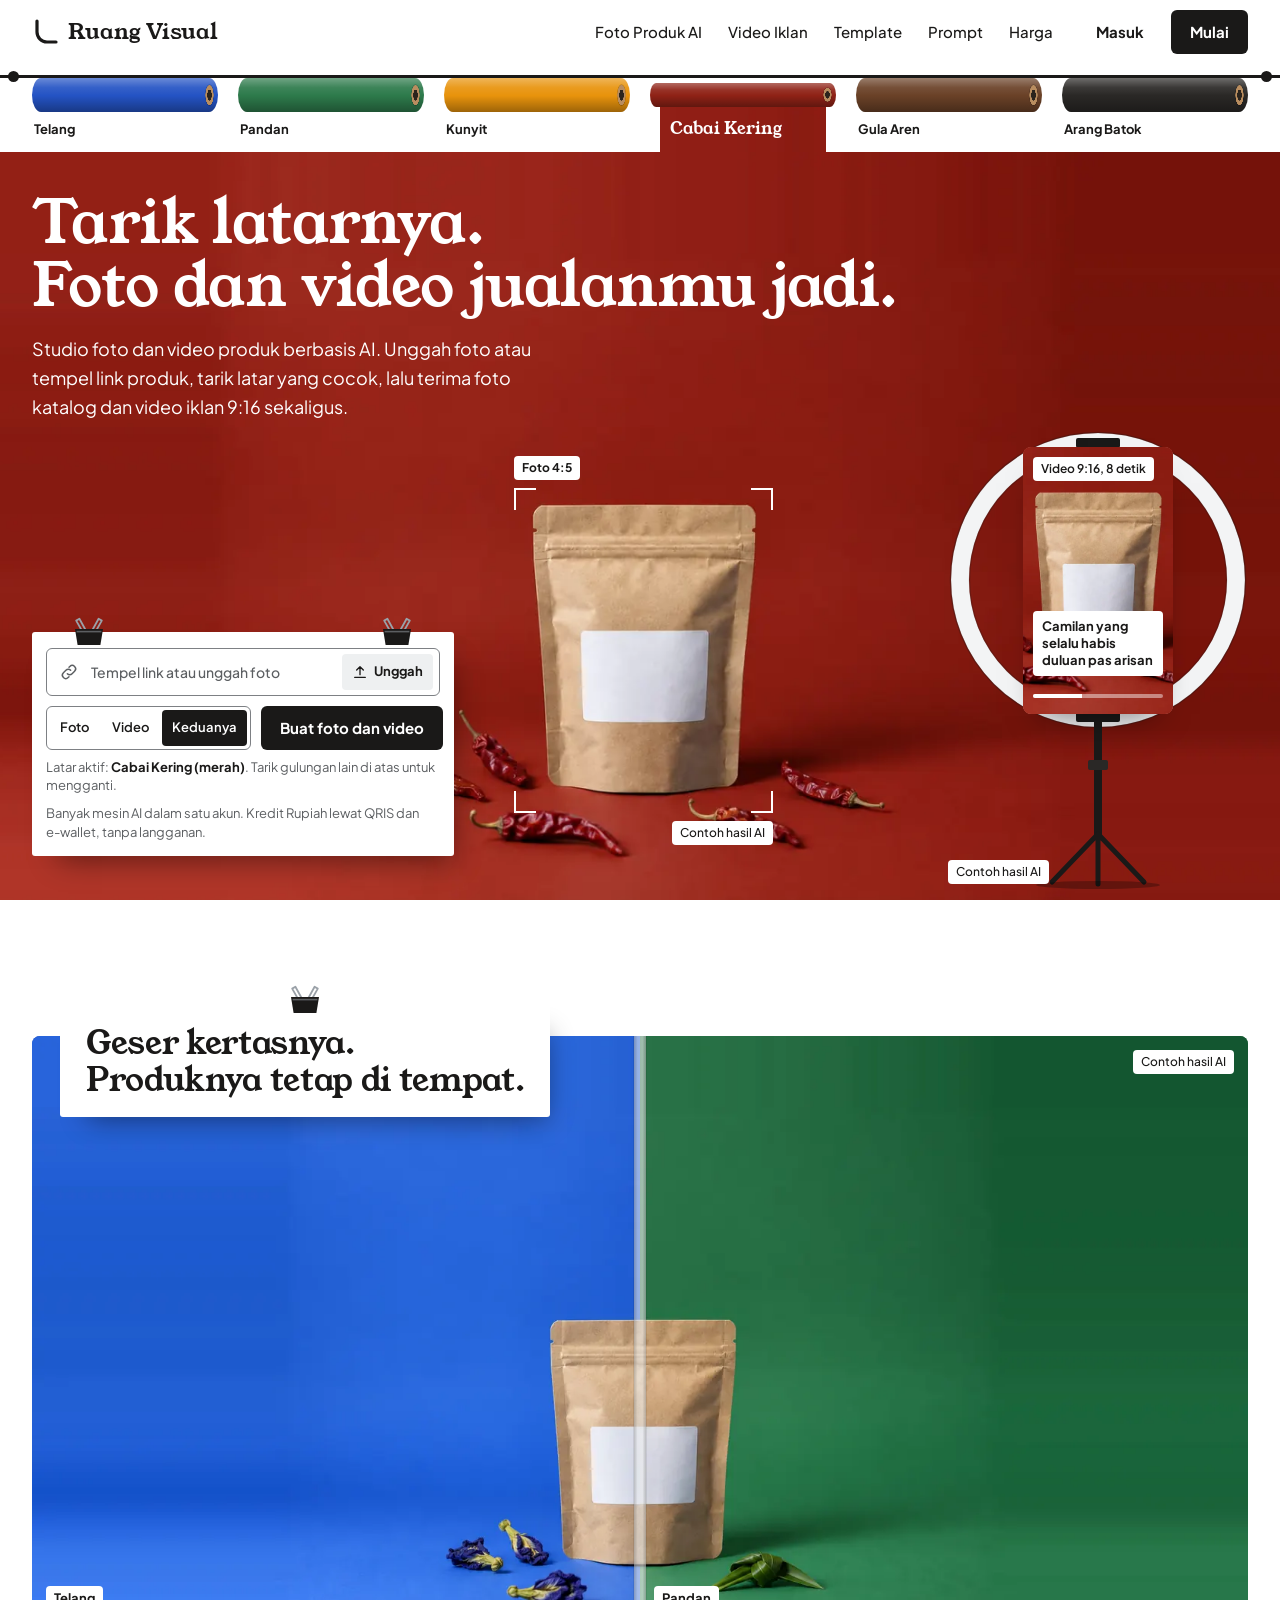
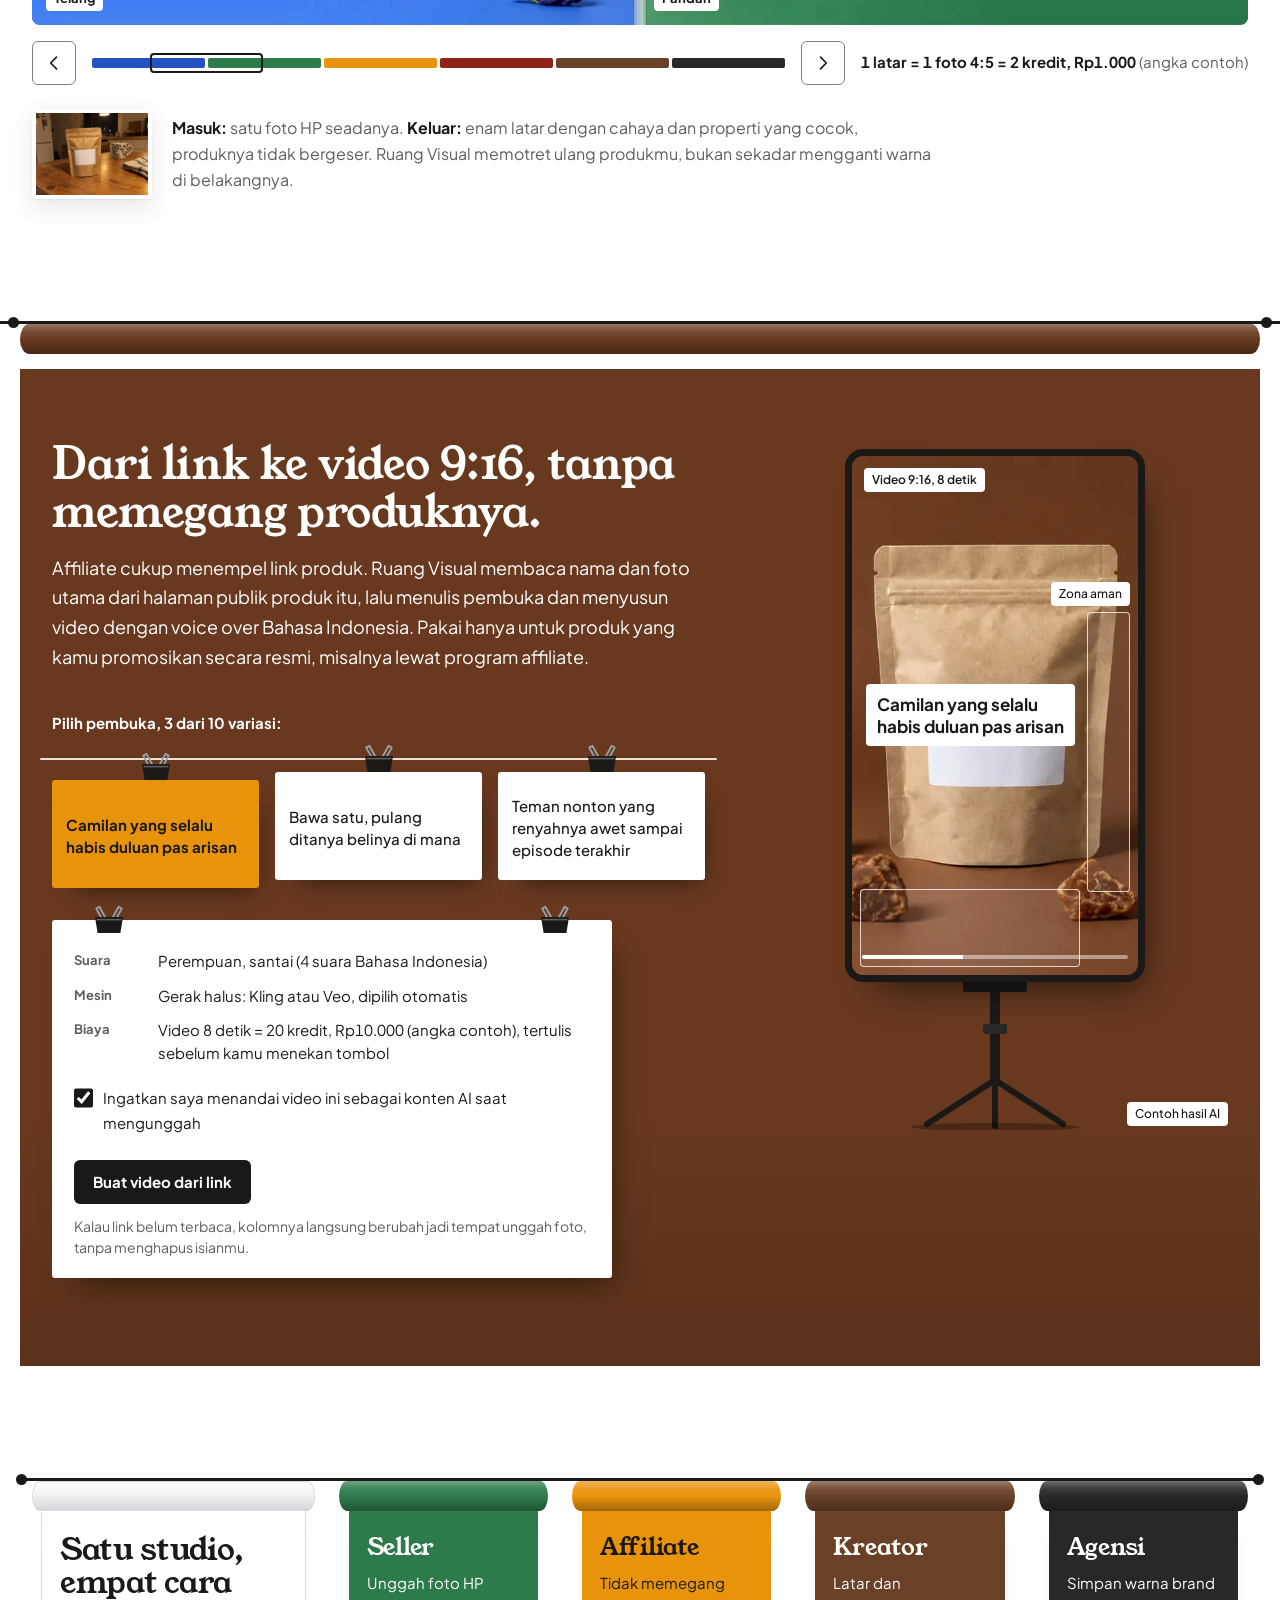
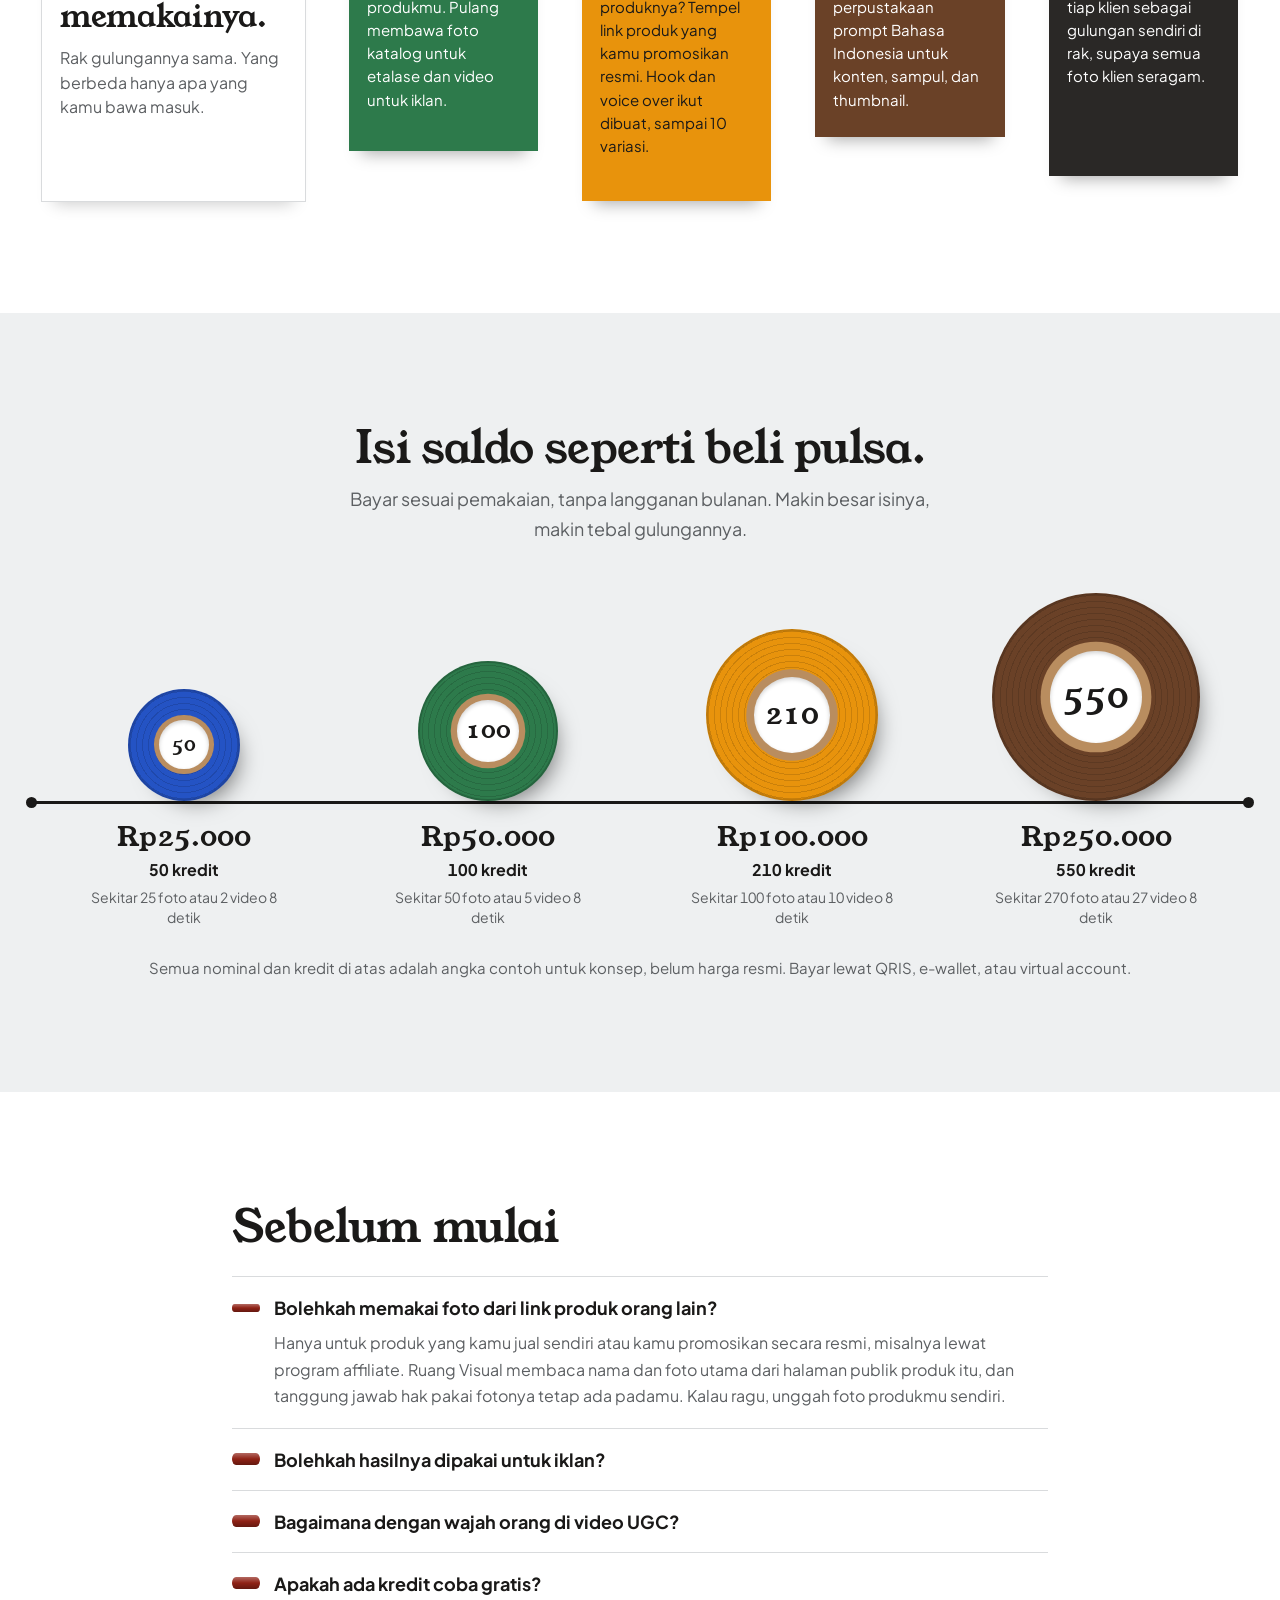
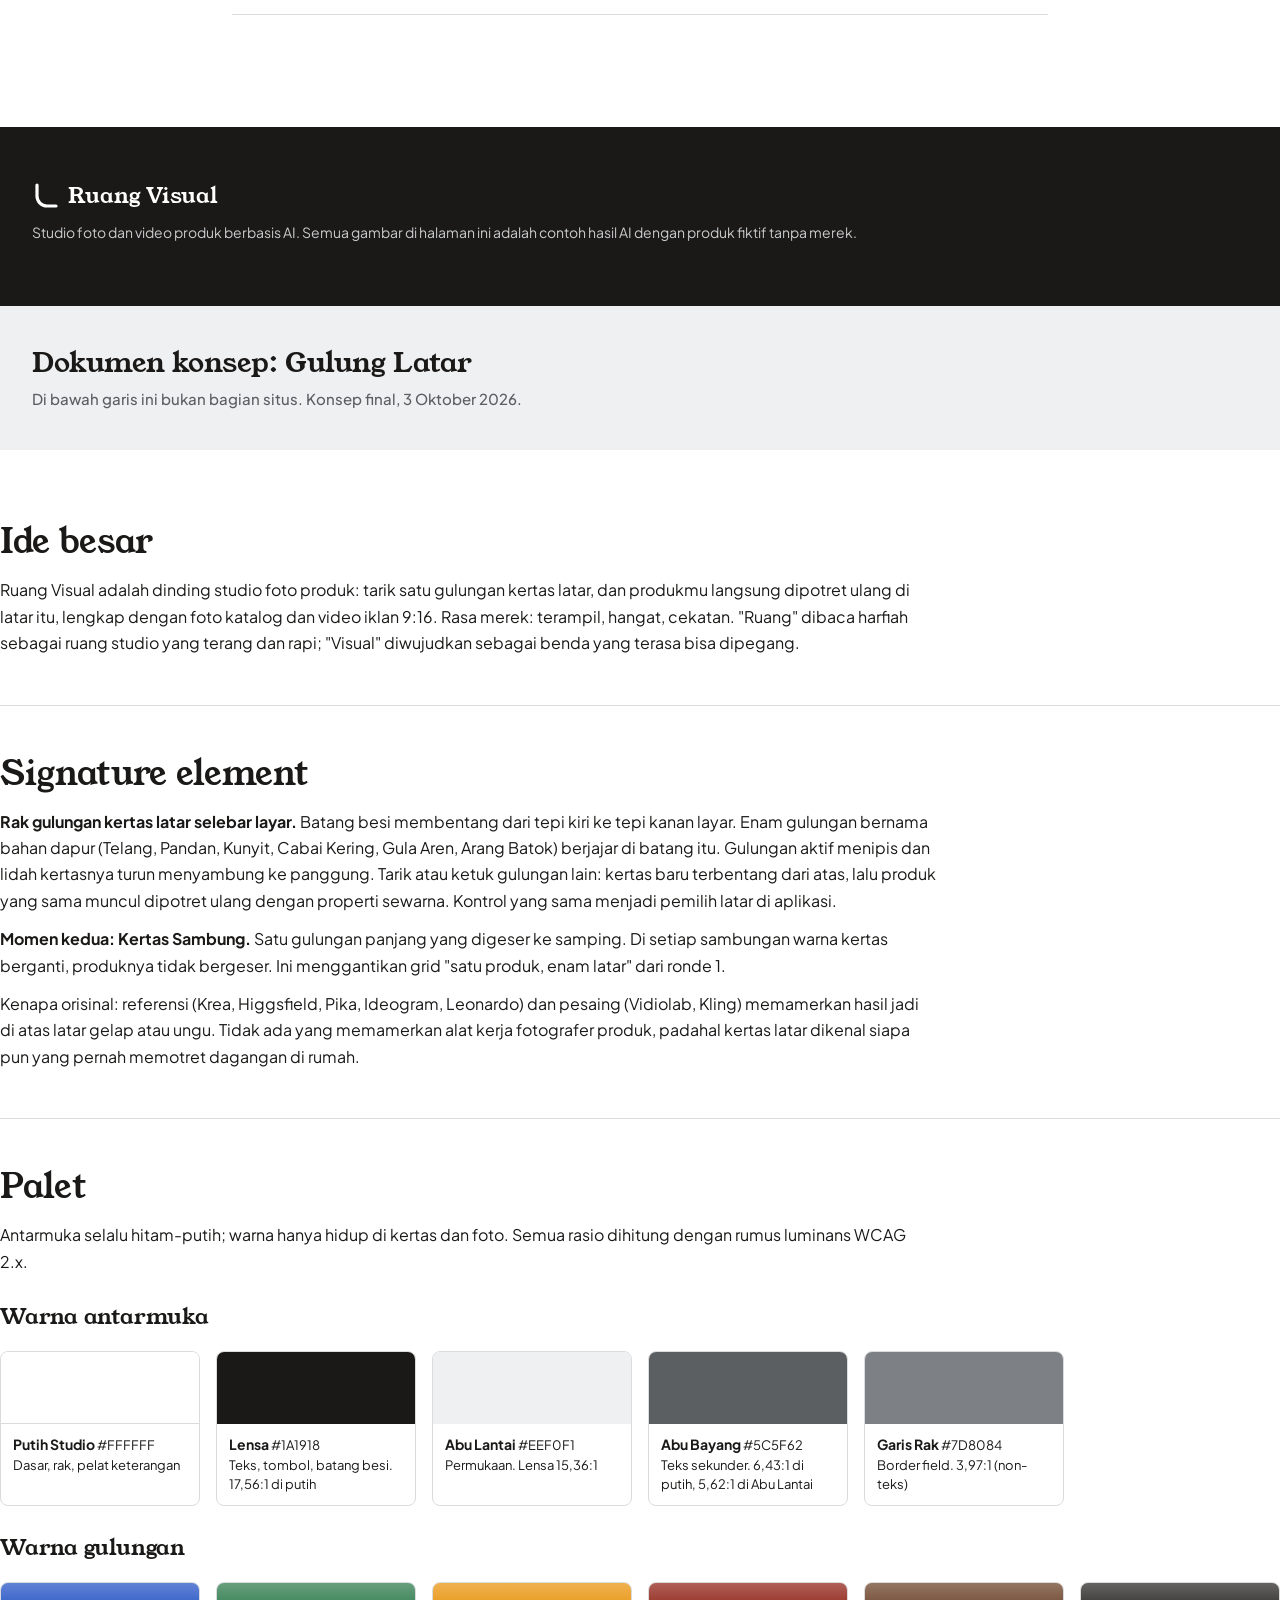
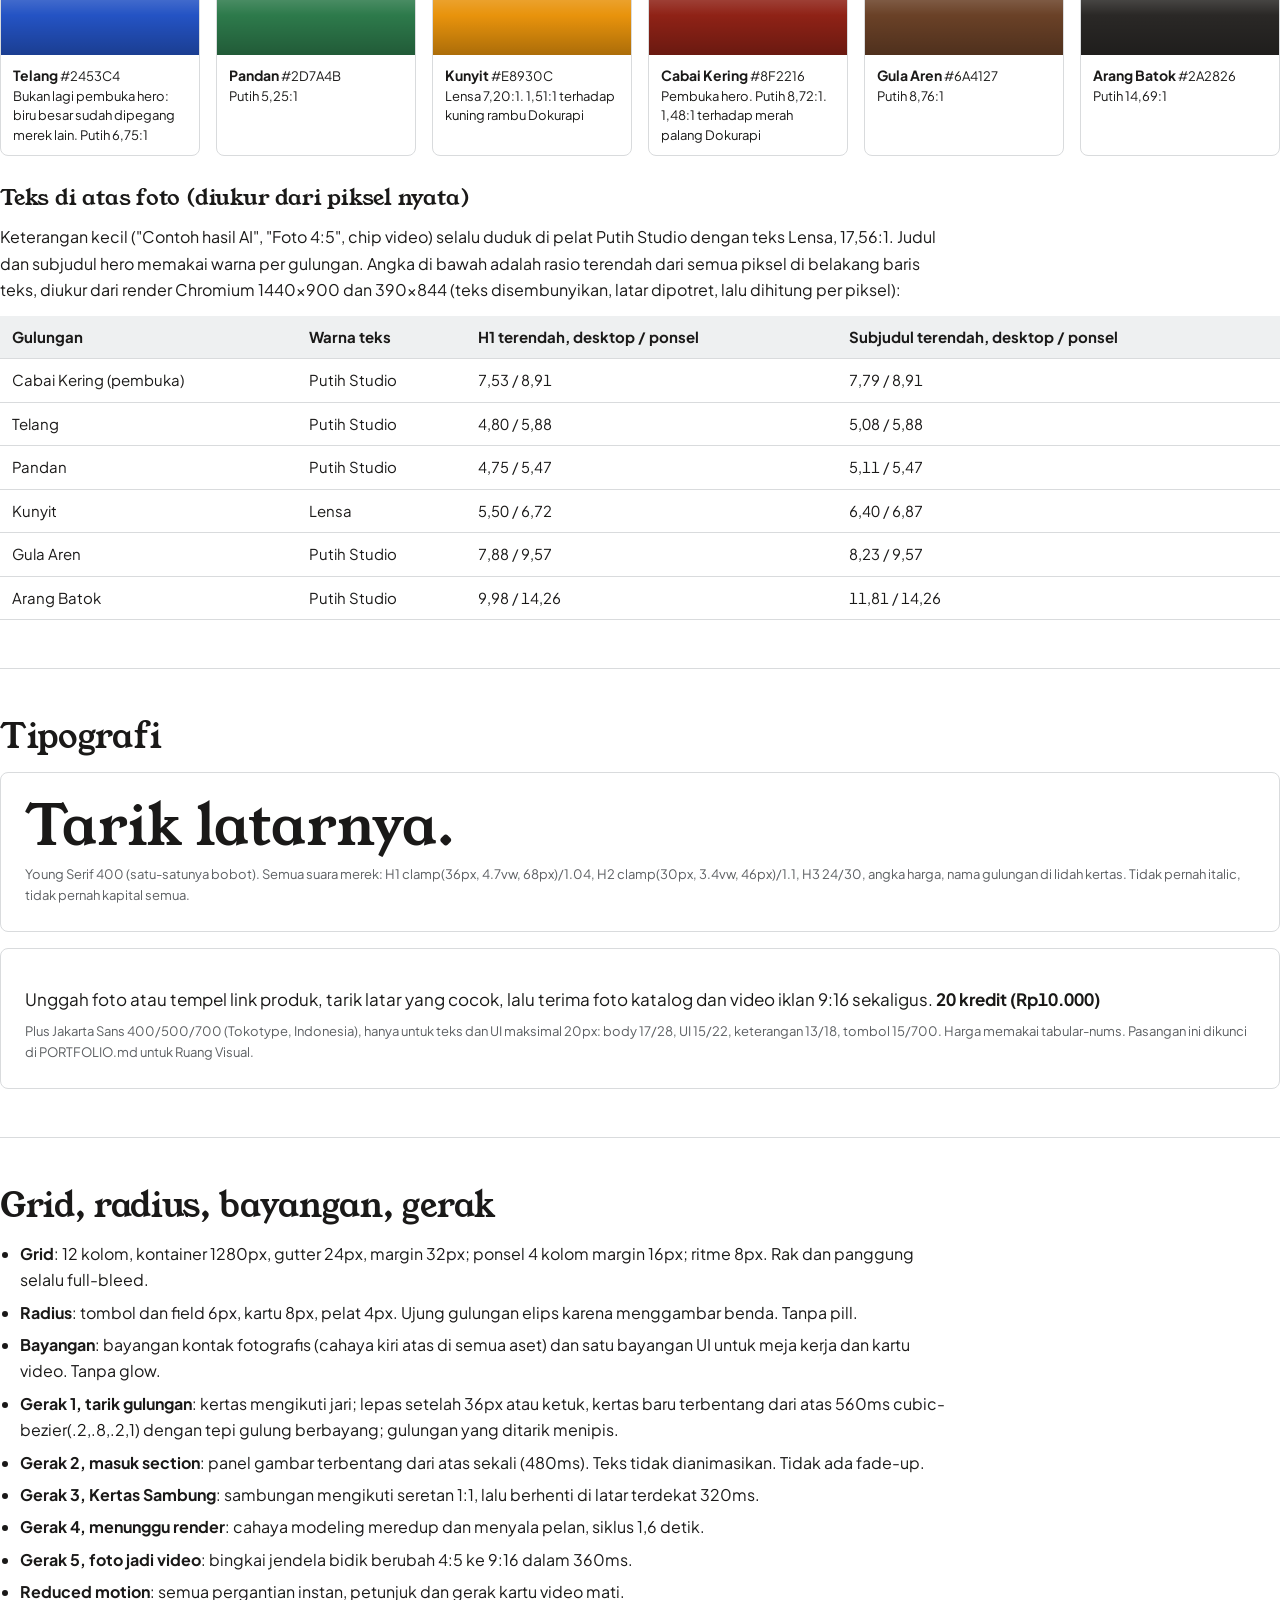
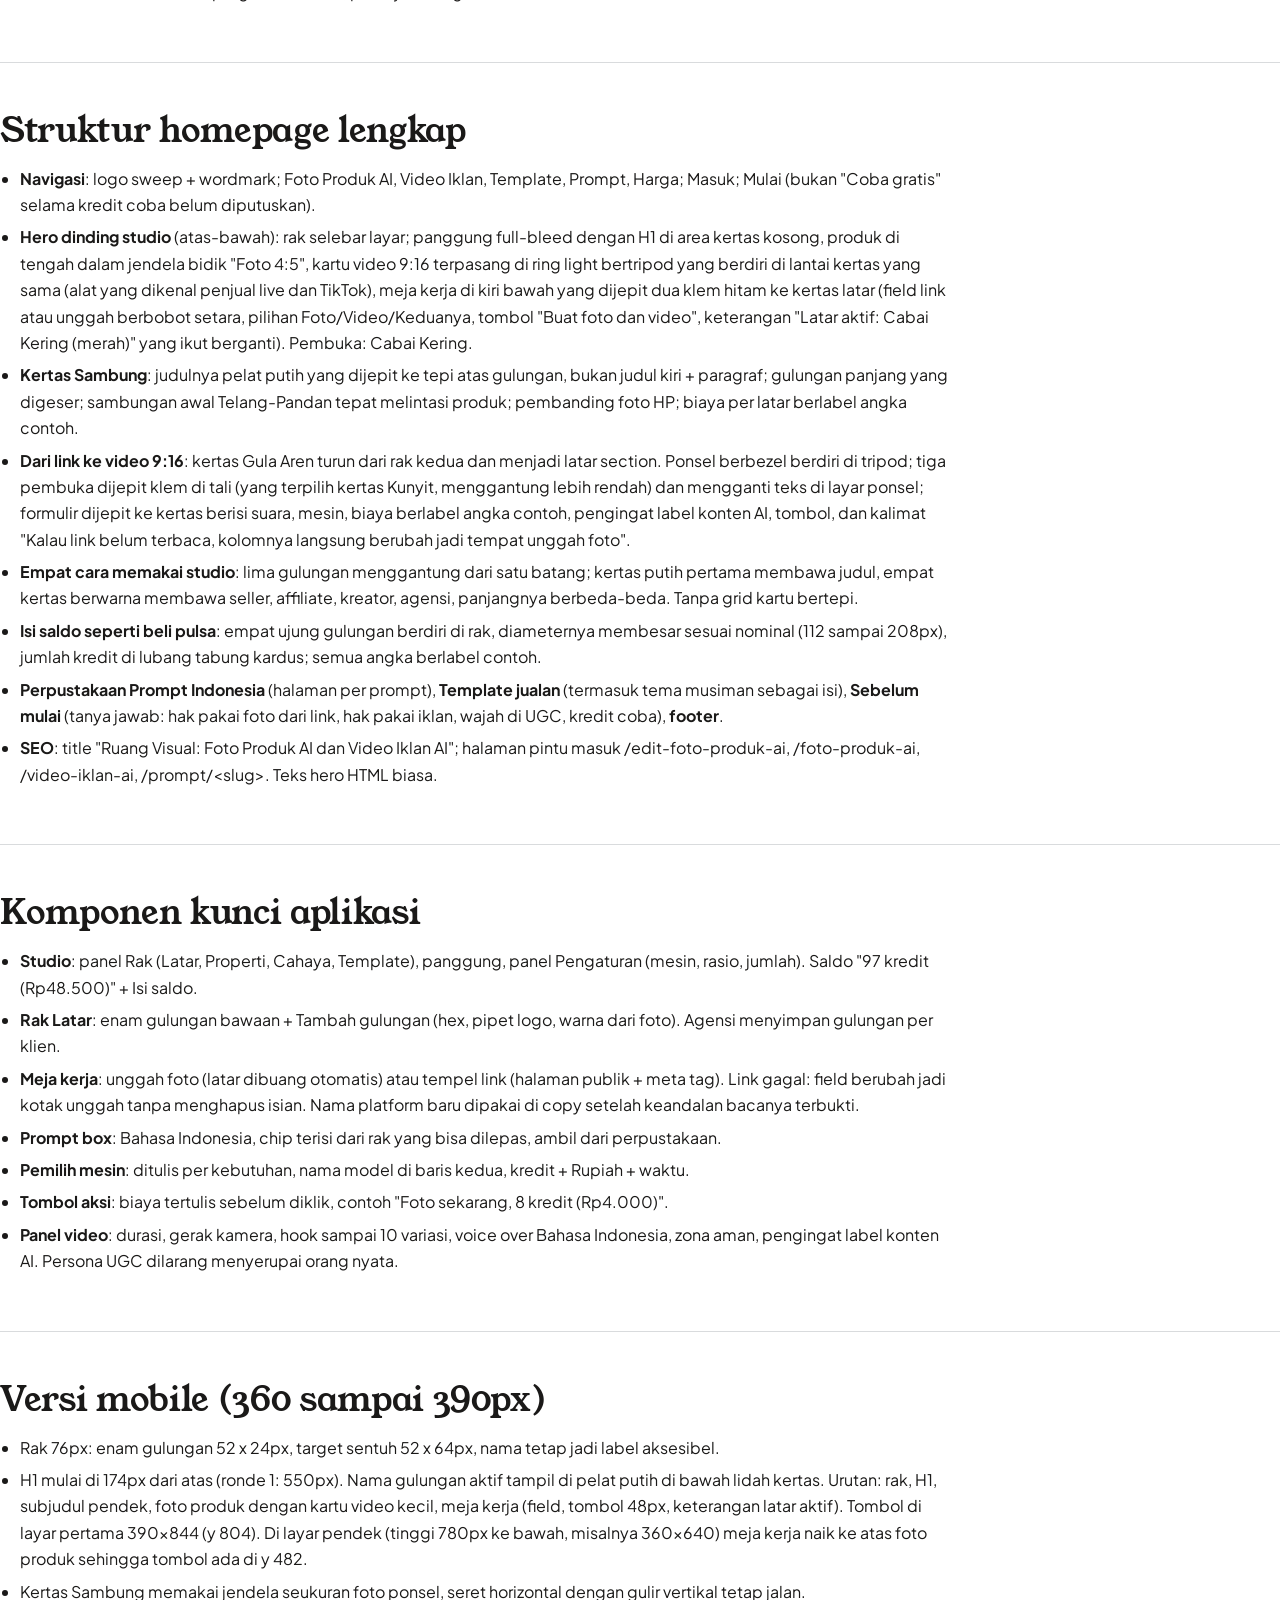
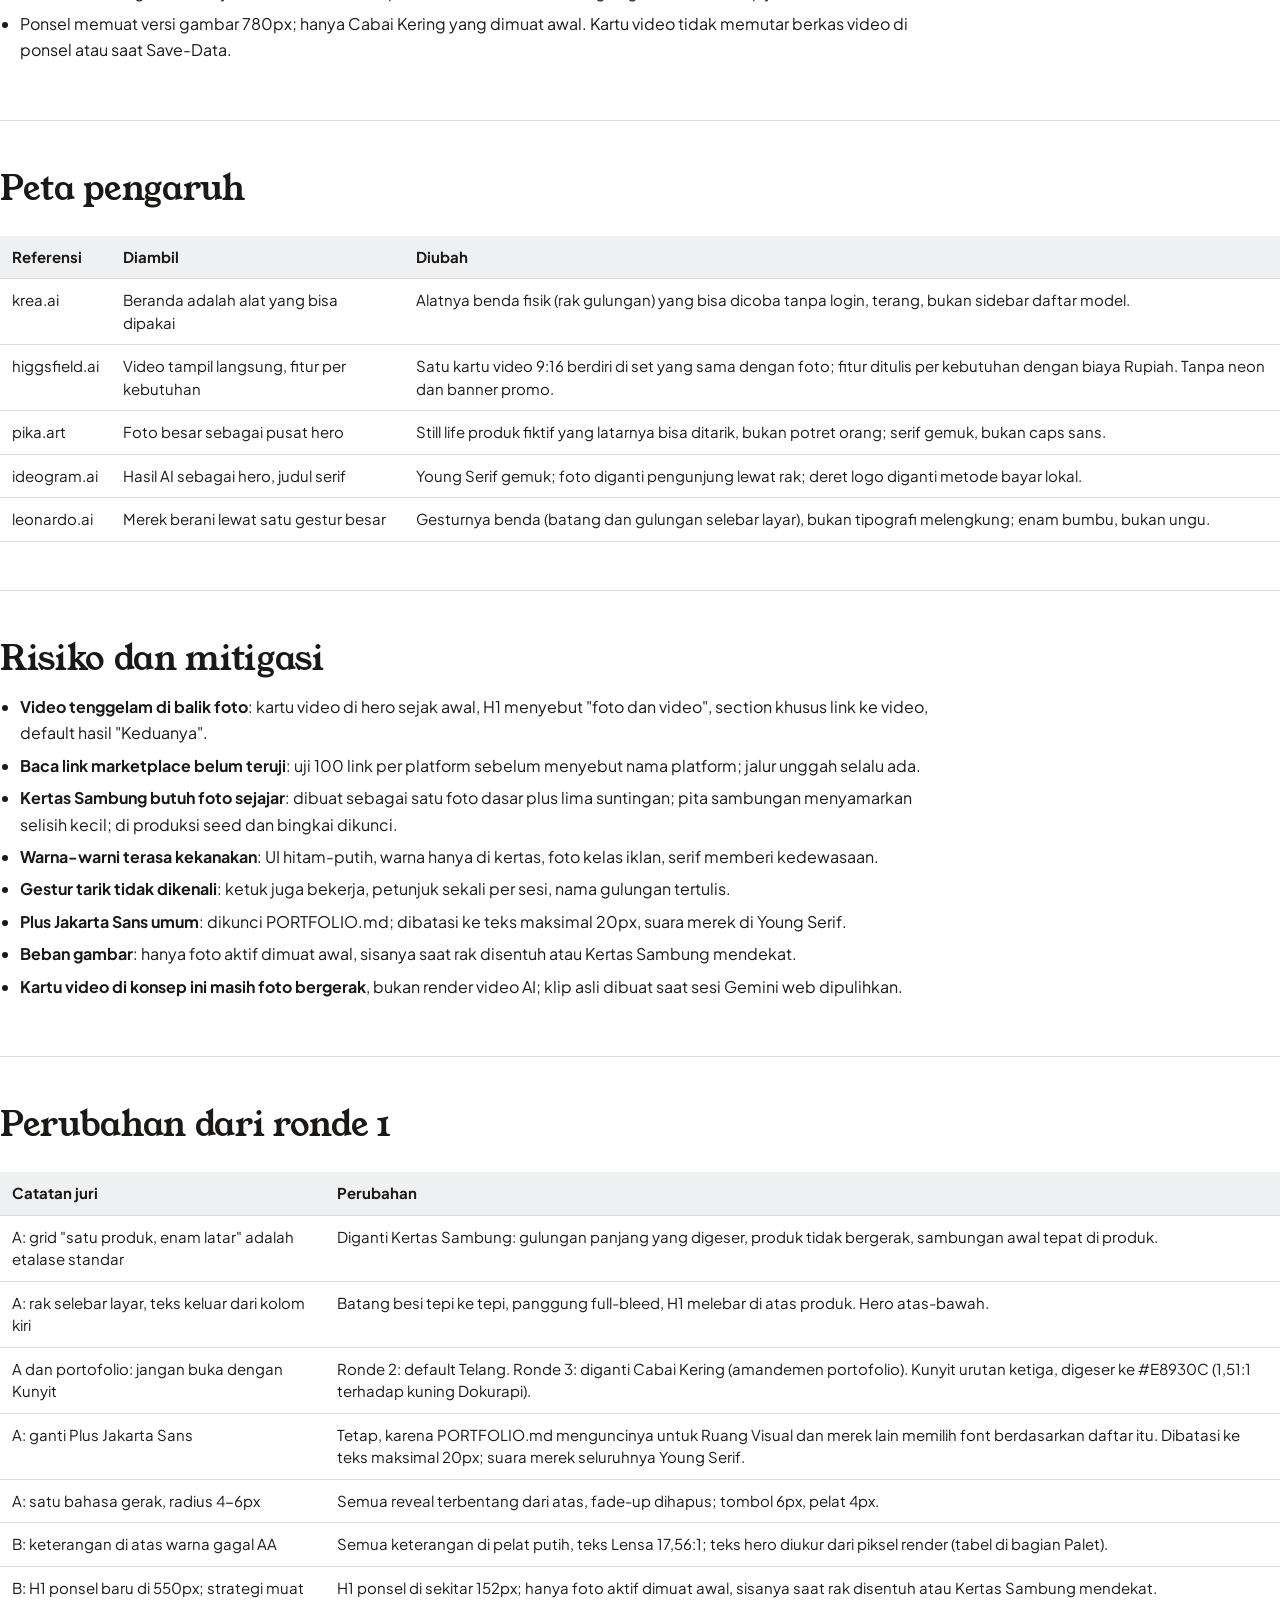
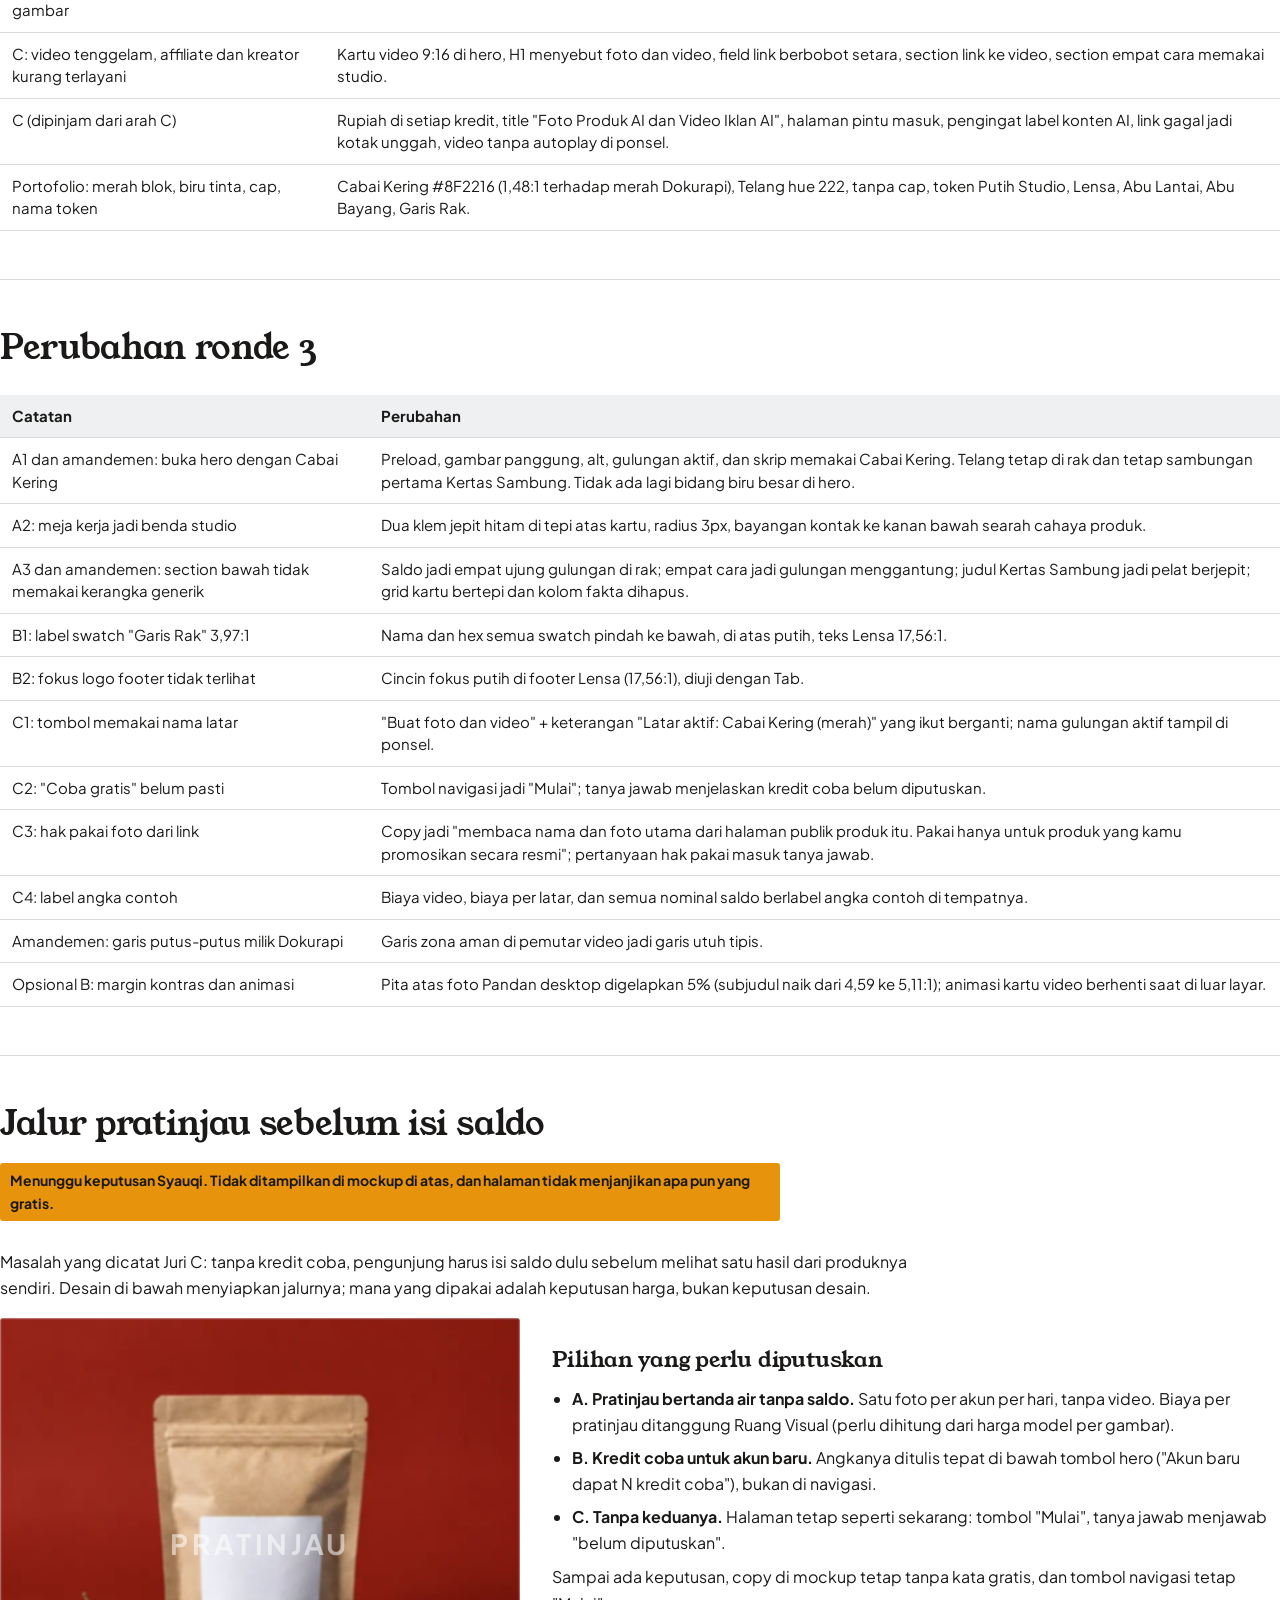
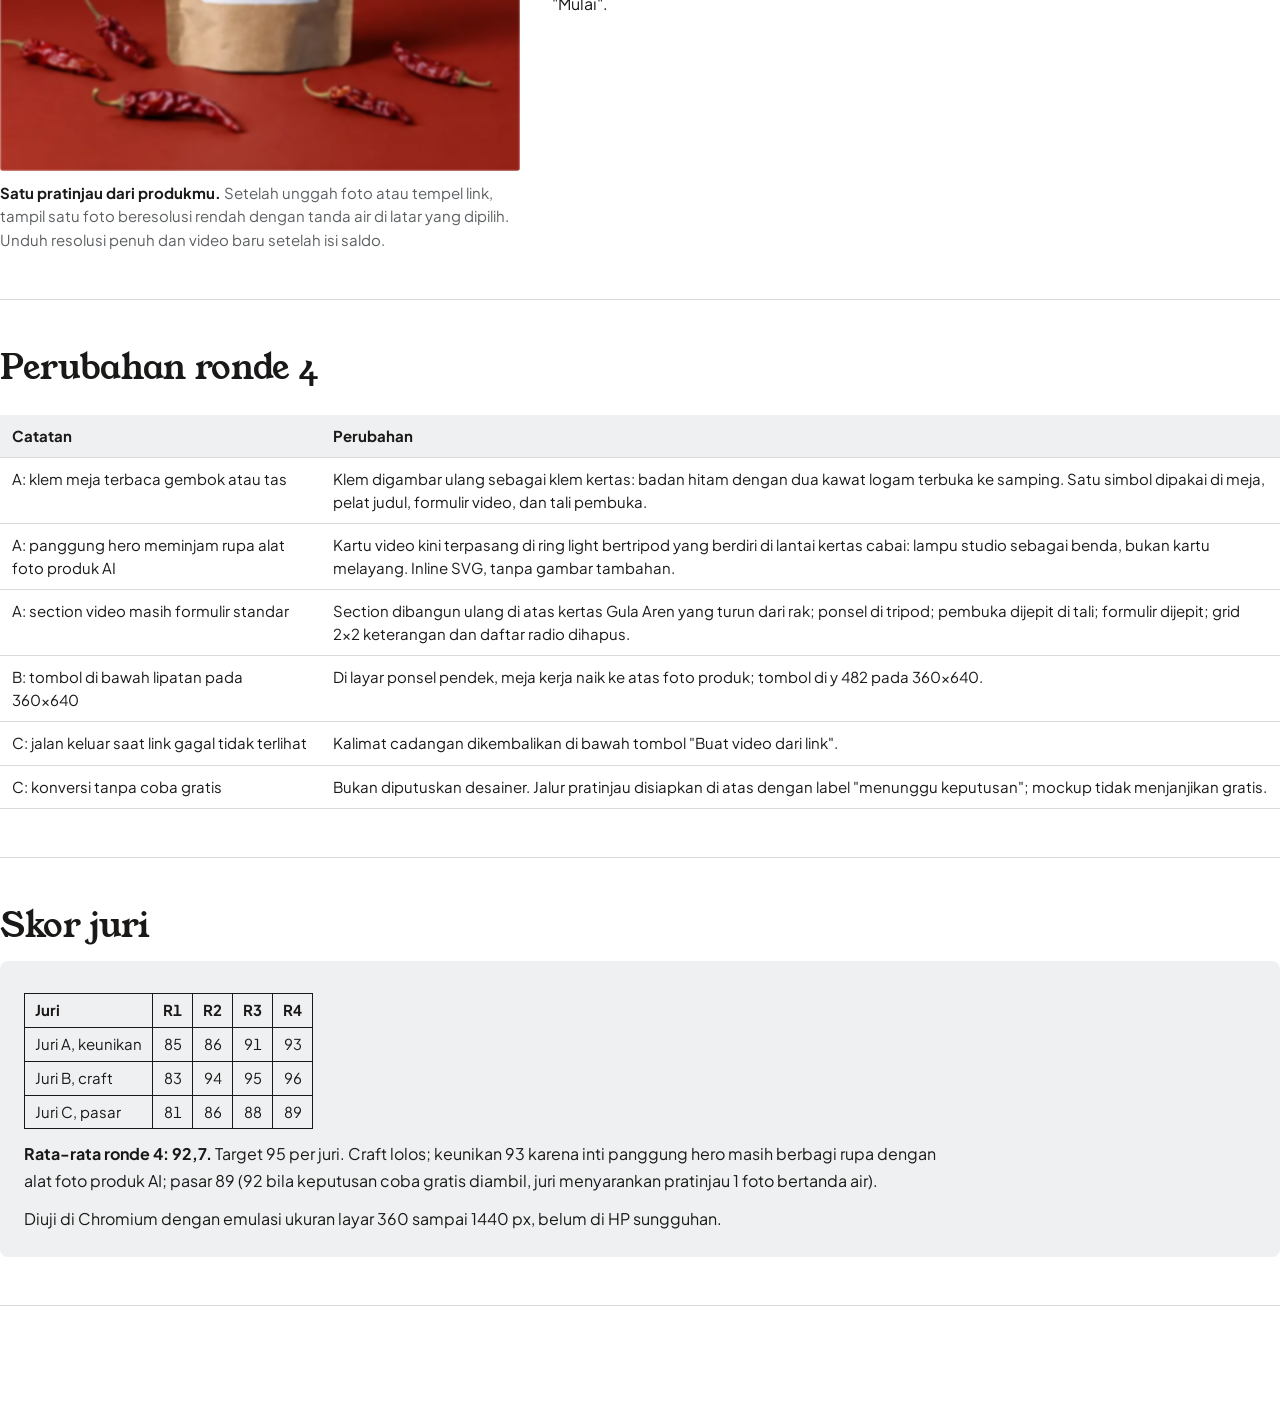
<file: site/konsep-awal/ruang-visual/index.html>
<!doctype html>
<html lang="id">
<head>
<meta charset="utf-8">
<meta name="viewport" content="width=device-width,initial-scale=1">
<meta name="robots" content="noindex,nofollow">
<title>Ruang Visual: Konsep Desain</title>
<meta name="description" content="Konsep desain Ruang Visual, studio foto dan video produk berbasis AI untuk seller, affiliate, kreator, dan agensi. Arah Gulung Latar.">
<link rel="preconnect" href="https://fonts.googleapis.com">
<link rel="preconnect" href="https://fonts.gstatic.com" crossorigin>
<link href="https://fonts.googleapis.com/css2?family=Plus+Jakarta+Sans:wght@400;500;700&family=Young+Serif&display=swap" rel="stylesheet">
<link rel="preload" as="image" href="assets/rv-cabai-1600.webp" media="(min-width: 701px)" fetchpriority="high">
<link rel="preload" as="image" href="assets/rv-cabai-m.webp" media="(max-width: 700px)" fetchpriority="high">
<style>
:root{
  --putih:#FFFFFF;--lensa:#1A1918;--lantai:#EEF0F1;--bayang:#5C5F62;--garis:#7D8084;
  --telang:#2453C4;--pandan:#2D7A4B;--kunyit:#E8930C;--cabai:#8F2216;--aren:#6A4127;--arang:#2A2826;
  --serif:'Young Serif',Georgia,'Times New Roman',serif;
  --sans:'Plus Jakarta Sans',system-ui,-apple-system,'Segoe UI',sans-serif;
  --wrap:1280px;--gut:32px;--ease:cubic-bezier(.2,.8,.2,1);
  --shadow:0 1px 2px rgba(26,25,24,.08),0 8px 24px rgba(26,25,24,.10);
}
*{box-sizing:border-box}
html{-webkit-text-size-adjust:100%}
body{margin:0;background:var(--putih);color:var(--lensa);font:400 17px/1.65 var(--sans);overflow-x:hidden}
img{display:block;max-width:100%;height:auto}
a{color:inherit}
button{font:inherit;color:inherit}
.wrap{max-width:calc(var(--wrap) + 2*var(--gut));margin:0 auto;padding:0 var(--gut)}
h1,h2,h3{font-family:var(--serif);font-weight:400;margin:0;letter-spacing:-.01em;text-wrap:balance}
p{margin:0}
.sr{position:absolute!important;width:1px;height:1px;overflow:hidden;clip:rect(0 0 0 0);white-space:nowrap}
.num{font-variant-numeric:tabular-nums}
:focus-visible{outline:2px solid var(--lensa);outline-offset:3px}

/* tombol */
.btn{display:inline-flex;align-items:center;justify-content:center;gap:8px;min-height:44px;padding:0 18px;border-radius:6px;font:700 15px/1.2 var(--sans);border:1px solid transparent;cursor:pointer;text-decoration:none;white-space:nowrap}
.btn-dark{background:var(--lensa);color:var(--putih)}
.btn-dark:hover{background:#000}
.btn-line{background:var(--putih);color:var(--lensa);border-color:var(--garis)}

/* navigasi */
.nav{height:64px;display:flex;align-items:center;justify-content:space-between;gap:24px}
.logo{display:flex;flex:none;white-space:nowrap;align-items:center;gap:10px;font-family:var(--serif);font-size:22px;line-height:1;text-decoration:none;color:var(--lensa)}
.logo svg{flex:none}
.navlinks{display:flex;gap:26px;margin-left:auto}
.navlinks a{font-size:15px;font-weight:500;text-decoration:none}
.navlinks a:hover{text-decoration:underline;text-underline-offset:4px}
.navend{display:flex;align-items:center;gap:8px}
.menu{display:none;width:44px;height:44px;border:0;background:none;padding:10px;cursor:pointer}

/* hero */
.hero{--paper:#8E1F14;--ink:#FFFFFF;position:relative}
.rack{position:relative;height:88px;background:var(--putih);z-index:3}
.rod{position:absolute;left:0;right:0;top:11px;height:3px;background:var(--lensa)}
.rod::before,.rod::after{content:"";position:absolute;top:-4px;width:11px;height:11px;border-radius:50%;background:var(--lensa)}
.rod::before{left:8px}.rod::after{right:8px}
.rolls{position:relative;display:grid;grid-template-columns:repeat(6,1fr);gap:20px;height:100%;padding-top:14px}
.roll{all:unset;position:relative;display:block;height:74px;cursor:grab;touch-action:none;-webkit-tap-highlight-color:transparent}
.roll:active{cursor:grabbing}
.roll .cyl{position:absolute;left:0;right:0;top:0;height:34px;border-radius:9px/17px;z-index:2;
  background:linear-gradient(180deg,rgba(255,255,255,.32) 0,rgba(255,255,255,.08) 28%,rgba(0,0,0,0) 52%,rgba(0,0,0,.32) 100%),var(--c);
  transition:height .56s var(--ease),top .56s var(--ease),transform .2s ease}
.roll .cyl::after{content:"";position:absolute;right:4px;top:50%;width:9px;height:64%;transform:translateY(-50%);border-radius:50%;
  background:radial-gradient(ellipse at center,#2b241d 0 34%,#b98d5f 36% 62%,rgba(0,0,0,.22) 66%)}
.roll .nm{position:absolute;z-index:2;left:2px;top:44px;font:700 13px/1.2 var(--sans);color:var(--lensa);white-space:nowrap;transition:color .2s}
.roll:hover .cyl{transform:translateY(3px)}
.roll:focus-visible{outline:none}
.roll:focus-visible .cyl{outline:2px solid var(--lensa);outline-offset:3px}
.roll[aria-checked="true"]{cursor:default}
.roll[aria-checked="true"] .cyl{height:24px;top:5px}
.roll[aria-checked="true"]::before{content:"";position:absolute;left:10px;right:10px;top:22px;bottom:0;z-index:1;
  background-color:var(--paper);background-image:var(--timg,none);background-repeat:no-repeat;background-size:var(--tbs,auto);background-position:var(--tbp,0 0)}
.roll[aria-checked="true"] .nm{left:20px;top:40px;font:400 17px/1.2 var(--serif);color:var(--ink)}
.roll.pulling::after{content:"";position:absolute;left:10px;right:10px;top:30px;height:var(--pull,0);background:var(--c);z-index:1;box-shadow:0 6px 10px -6px rgba(0,0,0,.4)}
.roll.hint .cyl{animation:hint 1s var(--ease) 2}
.roll.pulling .nm{opacity:0}
@keyframes hint{50%{transform:translateY(10px)}}

.stage{position:relative;overflow:hidden;background:var(--paper);color:var(--ink);height:clamp(620px,calc(100vh - 152px),880px)}
.layer{position:absolute;left:0;top:0;width:100%;height:100%;background:var(--paper)}
.layer picture,.layer img{position:absolute;inset:0;width:100%;height:100%}
.layer img{object-fit:cover;object-position:50% 100%;transition:opacity .2s}
.unroll{position:absolute;left:0;right:0;top:0;height:0;overflow:hidden;z-index:1;transition:height .56s var(--ease)}
.unroll::after{content:"";position:absolute;left:0;right:0;bottom:0;height:16px;background:linear-gradient(180deg,rgba(0,0,0,0),rgba(0,0,0,.30))}
.stage-in{position:relative;z-index:2;height:100%;padding-top:40px}
.hero h1{font-size:clamp(36px,4.7vw,68px);line-height:1.04;color:var(--ink);transition:color .25s;max-width:1180px}
.hero h1 .l{display:block}
.hero .sub{margin-top:18px;max-width:520px;font-size:18px;line-height:1.6;color:var(--ink);transition:color .25s}
.sub .short{display:none}

.vf{position:absolute;z-index:2;pointer-events:none}
.vf i{position:absolute;width:22px;height:22px;border:0 solid var(--ink);transition:border-color .25s}
.vf i:nth-child(1){left:0;top:0;border-width:2px 0 0 2px}
.vf i:nth-child(2){right:0;top:0;border-width:2px 2px 0 0}
.vf i:nth-child(3){left:0;bottom:0;border-width:0 0 2px 2px}
.vf i:nth-child(4){right:0;bottom:0;border-width:0 2px 2px 0}
.plate{display:inline-block;background:var(--putih);color:var(--lensa);font:700 12px/1 var(--sans);padding:6px 8px;border-radius:4px;white-space:nowrap}
.vf .plate{position:absolute;left:0;top:-32px}
.vf .plate.ai{top:auto;bottom:-32px;left:auto;right:0;font-weight:500}

.meja{position:absolute;z-index:3;left:var(--gut);bottom:44px;width:clamp(330px,33vw,440px);background:var(--putih);color:var(--lensa);border-radius:3px;box-shadow:12px 18px 28px -14px rgba(0,0,0,.45);padding:16px 14px 14px}
.meja .clip,.headplate .clip{position:absolute;top:-15px}
.meja .clip.l{left:40px}.meja .clip.r{right:40px}
.latar{margin-top:8px;font-size:13px;line-height:1.4;color:var(--bayang)}
.latar b{color:var(--lensa)}
.field{display:flex;align-items:center;gap:10px;height:48px;border:1px solid var(--garis);border-radius:6px;padding:0 6px 0 12px}
.field:focus-within{outline:2px solid var(--lensa);outline-offset:1px}
.field input{flex:1;min-width:0;border:0;outline:0;background:none;font:500 14px/1.2 var(--sans);color:var(--lensa)}
.field input::placeholder{color:var(--bayang);opacity:1}
.field .up{display:inline-flex;flex:none;align-items:center;gap:6px;height:36px;padding:0 10px;border:0;border-radius:4px;background:var(--lantai);font:700 13px/1 var(--sans);cursor:pointer}
.mrow{display:flex;gap:10px;margin-top:10px;align-items:stretch}
.seg{display:flex;border:1px solid var(--garis);border-radius:6px;padding:3px;gap:3px;flex:none}
.seg button{border:0;background:none;border-radius:4px;padding:0 10px;font:600 13px/1 var(--sans);cursor:pointer;min-height:36px;color:var(--lensa)}
.seg button[aria-checked="true"]{background:var(--lensa);color:var(--putih)}
.mrow .btn{flex:1}
.trust{margin-top:10px;font-size:13px;line-height:1.45;color:var(--bayang)}

.stage{--rr:max(var(--gut),calc((100vw - var(--wrap))/2));--s:1}
.rig{position:absolute;z-index:2;right:var(--rr);bottom:10px;width:calc(300px*var(--s));height:calc(460px*var(--s));pointer-events:none}
.rig-svg{width:100%;height:100%;display:block}
.rig .plate.ai{position:absolute;left:0;bottom:6px;font-weight:500}
.vcard{position:absolute;z-index:3;right:calc(var(--rr) + 75px*var(--s));bottom:calc(10px + 176px*var(--s));width:calc(150px*var(--s));margin:0}
.vcard figcaption{display:none}
.vcard .hook{font-size:13px;line-height:1.3}
.vscreen{position:relative;aspect-ratio:9/16;border-radius:8px;overflow:hidden;background-color:var(--paper);background-size:auto 100%;background-position:50% 50%;box-shadow:0 18px 30px -18px rgba(0,0,0,.55);outline:1px solid rgba(255,255,255,.35);outline-offset:-1px}
.vscreen .push{position:absolute;inset:0;background:inherit;background-size:auto 100%;animation:push 8s ease-in-out infinite alternate}
@keyframes push{to{transform:scale(1.09)}}
.vscreen .plate{position:absolute;left:10px;top:10px;font-weight:600}
.hook{position:absolute;left:10px;right:10px;bottom:38px;background:var(--putih);color:var(--lensa);font:700 14px/1.3 var(--sans);padding:7px 9px;border-radius:4px}
.prog{position:absolute;left:10px;right:10px;bottom:16px;height:4px;border-radius:2px;background:rgba(255,255,255,.45);overflow:hidden}
.prog i{position:absolute;left:0;top:0;bottom:0;width:38%;background:var(--putih);animation:prog 8s linear infinite}
@keyframes prog{from{width:0}to{width:100%}}


/* section umum */
.sec{padding:112px 0}
.sec-head{display:grid;grid-template-columns:7fr 5fr;gap:48px;align-items:end;margin-bottom:40px}
.sec-head h2,.h2{font-size:clamp(30px,3.4vw,46px);line-height:1.1}
.sec-head p,.lead{font-size:18px;color:var(--bayang)}
.reveal::after{content:"";position:absolute;inset:0;z-index:6;pointer-events:none;background:var(--rv-bg,#fff);transform:scaleY(0);transform-origin:50% 100%}
.js .reveal.pre::after{transform:scaleY(1)}
.js .reveal.in::after{transform:scaleY(0);transition:transform .48s var(--ease)}

/* kertas sambung */
.before{display:flex;align-items:center;gap:16px;margin-bottom:20px}
.before img{width:120px;height:90px;object-fit:cover;border-radius:4px;border:4px solid var(--putih);box-shadow:var(--shadow)}
.before p{font-size:15px;line-height:1.5;color:var(--bayang)}
.before strong{color:var(--lensa)}
.strip{position:relative;height:clamp(300px,46vw,620px);overflow:hidden;border-radius:8px;background:var(--lantai);touch-action:pan-y;cursor:grab;user-select:none;-webkit-user-select:none}
.strip:active{cursor:grabbing}
.sl{position:absolute;inset:0;background:var(--c)}
.sl picture,.sl img{position:absolute;inset:0;width:100%;height:100%}
.sl img{object-fit:cover;object-position:50% 35%}
.seam{position:absolute;top:0;bottom:0;left:0;width:12px;z-index:3;pointer-events:none;
  background:linear-gradient(90deg,rgba(0,0,0,.18),rgba(0,0,0,0) 30%,rgba(255,255,255,.10) 70%,rgba(0,0,0,.18)),rgba(238,240,241,.55);
  box-shadow:0 0 0 1px rgba(0,0,0,.08)}
.tag{position:absolute;top:14px;left:0;z-index:4;pointer-events:none}
.tag .plate{font-size:13px}
.strip .plate.ai{position:absolute;right:14px;bottom:14px;z-index:4;font-weight:500}
.sctl{display:flex;align-items:center;gap:16px;margin-top:16px;flex-wrap:wrap}
.arrow{width:44px;height:44px;border-radius:6px;border:1px solid var(--garis);background:var(--putih);display:inline-flex;align-items:center;justify-content:center;cursor:pointer}
.ruler{position:relative;flex:1;min-width:200px;height:20px;display:grid;grid-template-columns:repeat(6,1fr);gap:3px}
.ruler span{border-radius:2px;background:var(--c);height:10px;align-self:center}
.ruler b{position:absolute;top:0;height:20px;width:calc(100%/6 - 3px);border:2px solid var(--lensa);border-radius:4px;left:0;transition:left .2s}
.cost{font-size:15px;color:var(--bayang)}
.cost b{color:var(--lensa);font-weight:700}
.facts{display:grid;grid-template-columns:repeat(3,1fr);gap:32px;margin-top:48px}
.facts h3{font-size:22px;line-height:1.25;margin-bottom:8px}
.facts p{font-size:16px;color:var(--bayang)}

/* video */

.vgrid{display:grid;grid-template-columns:5fr 7fr;gap:64px;align-items:center}
.phone{position:relative;width:min(100%,360px);margin:0 auto;aspect-ratio:9/16;border-radius:12px;overflow:hidden;background:var(--aren) url(assets/rv-aren-m.webp) 50% 50%/auto 100% no-repeat;box-shadow:0 30px 50px -30px rgba(26,25,24,.6)}
.safe{position:absolute;border:1.5px solid rgba(255,255,255,.75);background:rgba(255,255,255,.07);border-radius:4px;pointer-events:none}
.safe.r{right:8px;top:30%;bottom:16%;width:15%}
.safe.b{left:8px;right:20%;bottom:8px;height:15%}
.phone .plate{position:absolute;left:12px;top:12px;font-weight:600}
.phone .hook{bottom:auto;top:44%;left:14px;right:22%;font-size:17px;padding:9px 11px}
.phone .zl{position:absolute;left:auto;right:8px;top:calc(30% - 30px);font-weight:500}
.vcopy .h2{margin-bottom:16px}
.hooks{border:0;padding:0;margin:28px 0 0}
.hooks legend{font-weight:700;font-size:15px;margin-bottom:10px}
.hk{display:flex;gap:12px;align-items:center;width:100%;text-align:left;background:var(--putih);border:1px solid var(--garis);border-radius:6px;padding:12px 14px;margin-bottom:8px;cursor:pointer;font-size:16px;line-height:1.4}
.hk::before{content:"";flex:none;width:14px;height:14px;border-radius:50%;border:2px solid var(--garis)}
.hk[aria-checked="true"]{border-color:var(--lensa);box-shadow:inset 0 0 0 1px var(--lensa)}
.hk[aria-checked="true"]::before{border-color:var(--lensa);background:radial-gradient(circle,var(--lensa) 0 3px,transparent 4px)}
.vmeta{display:grid;grid-template-columns:1fr 1fr;gap:16px 32px;margin:24px 0}
.vmeta dt{font-size:13px;font-weight:700;color:var(--bayang);margin-bottom:4px}
.vmeta dd{margin:0;font-size:15px;line-height:1.5}
.vmeta dd small{display:block;color:var(--bayang);font-size:13px}
.check{display:flex;gap:10px;align-items:flex-start;font-size:15px;margin-bottom:24px}
.check input{width:20px;height:20px;margin:2px 0 0;accent-color:var(--lensa)}

/* empat cara */
.ways{display:grid;grid-template-columns:repeat(4,1fr);gap:32px}
.way .mini{display:block;width:72px;height:18px;border-radius:5px/9px;margin-bottom:18px;background:linear-gradient(180deg,rgba(255,255,255,.32),rgba(0,0,0,0) 50%,rgba(0,0,0,.3)),var(--c)}
.way h3{font-size:24px;margin-bottom:8px}
.way p{font-size:16px;color:var(--bayang)}

/* saldo */
.prices{display:grid;grid-template-columns:repeat(4,1fr);gap:16px}
.price{border:1px solid var(--garis);border-radius:8px;padding:24px;display:flex;flex-direction:column;gap:6px}
.price .rp{font-family:var(--serif);font-size:34px;line-height:1.1}
.price .kr{font-weight:700;font-size:16px}
.price p{font-size:15px;color:var(--bayang)}
.price.pick{border-color:var(--lensa);box-shadow:inset 0 0 0 1px var(--lensa)}
.pay{margin-top:20px;font-size:15px;color:var(--bayang)}

.foot{background:var(--lensa);color:var(--putih);padding:56px 0}
.foot .logo{color:var(--putih)}
.foot p{margin-top:12px;font-size:14px;color:#C9CBCD}


/* kertas sambung: pelat judul dijepit ke gulungan */
.sambung{padding-top:136px}
.strip-wrap{position:relative}
.headplate{position:absolute;z-index:8;left:28px;top:-36px;background:var(--putih);color:var(--lensa);padding:24px 26px 18px;border-radius:3px;box-shadow:12px 18px 28px -16px rgba(0,0,0,.45)}
.headplate h2{font-size:clamp(22px,2.6vw,36px);line-height:1.12}
.headplate .clip{left:50%;transform:translateX(-50%)}
.strip .tag{top:auto;bottom:14px}
.strip .plate.ai{top:14px;bottom:auto}
.sfoot{display:flex;gap:20px;align-items:center;margin-top:24px;max-width:900px}
.sfoot img{width:120px;height:90px;object-fit:cover;border-radius:3px;border:4px solid var(--putih);box-shadow:var(--shadow);flex:none}
.sfoot p{font-size:16px;line-height:1.6;color:var(--bayang)}
.sfoot strong{color:var(--lensa)}

/* video: kertas gula aren yang turun dari rak, ponsel di tripod, pembuka dijepit di tali */
.vid{background:transparent}
.vid-rack{position:relative;height:58px;background:var(--putih)}
.rod3{position:absolute;left:0;right:0;top:10px;height:3px;background:var(--lensa)}
.rod3::before,.rod3::after{content:"";position:absolute;top:-4px;width:11px;height:11px;border-radius:50%;background:var(--lensa)}
.rod3::before{left:8px}.rod3::after{right:8px}
.cyl3{position:absolute;left:20px;right:20px;top:13px;height:30px;border-radius:9px/15px;background:linear-gradient(180deg,rgba(255,255,255,.30) 0,rgba(255,255,255,.08) 28%,rgba(0,0,0,0) 52%,rgba(0,0,0,.32) 100%),#68391F}
.vid-paper{--rv-bg:#68391F;margin:0 20px;padding:72px 0 88px;color:var(--putih);background:linear-gradient(180deg,#68391F 0,#68391F 74%,#5B3119 100%)}
.vstage{display:grid;grid-template-columns:7fr 5fr;gap:56px;align-items:start}
.vcopy .h2{color:var(--putih);margin-bottom:16px}
.vcopy .lead{color:var(--putih);max-width:62ch}
.hookline{position:relative;margin-top:36px;padding-top:4px}
.hl-label{font-weight:700;font-size:15px;margin-bottom:22px}
.hooks2{position:relative;display:grid;grid-template-columns:repeat(3,1fr);gap:16px;padding-top:14px}
.hooks2::before{content:"";position:absolute;left:-12px;right:-12px;top:0;height:2px;background:#E9E1D8;border-radius:1px}
.hk2{position:relative;text-align:left;background:var(--putih);color:var(--lensa);border:0;border-radius:3px;padding:20px 14px 16px;font:500 15px/1.45 var(--sans);cursor:pointer;box-shadow:10px 14px 22px -14px rgba(0,0,0,.55);min-height:108px}
.hk2 .clip{position:absolute;top:-28px;left:50%;transform:translateX(-50%)}
.hk2[aria-checked="true"]{background:var(--kunyit);color:var(--lensa);font-weight:700;transform:translateY(8px)}
.hk2:focus-visible{outline:2px solid var(--putih);outline-offset:3px}
.vform{position:relative;margin-top:40px;background:var(--putih);color:var(--lensa);border-radius:3px;padding:24px 22px 20px;box-shadow:12px 18px 28px -14px rgba(0,0,0,.5);max-width:560px}
.vform .clip{position:absolute;top:-15px}
.vform .clip.l{left:40px}.vform .clip.r{right:40px}
.vrows{margin:0 0 16px}
.vrows div{display:grid;grid-template-columns:72px 1fr;gap:12px;padding:6px 0}
.vrows dt{font-size:13px;font-weight:700;color:var(--bayang)}
.vrows dd{margin:0;font-size:15px;line-height:1.5}
.fallback{margin-top:12px;font-size:14px;line-height:1.5;color:var(--bayang)}
.tripod-wrap{position:relative;display:flex;flex-direction:column;align-items:center;padding-top:8px}
.tripod-wrap .phone{width:min(100%,300px);margin:0;border:7px solid var(--lensa);border-radius:18px;box-shadow:14px 22px 34px -18px rgba(0,0,0,.6)}
.tripod{width:min(100%,300px);height:auto;display:block;margin-top:-2px}
.tripod-wrap .plate.ai{position:absolute;right:0;bottom:4px;font-weight:500}
/* empat cara: gulungan menggantung dari satu batang */
.banners{display:grid;grid-template-columns:1.35fr repeat(4,1fr);gap:24px;align-items:start}
.bn{position:relative;padding-top:3px}
.bn::before{content:"";position:absolute;top:0;left:-12px;right:-12px;height:3px;background:var(--lensa)}
.bn:first-child::after,.bn:last-child::after{content:"";position:absolute;top:-4px;width:11px;height:11px;border-radius:50%;background:var(--lensa)}
.bn:first-child::after{left:-16px}.bn:last-child::after{right:-16px}
.cyl2{display:block;height:30px;border-radius:8px/15px;background:linear-gradient(180deg,rgba(255,255,255,.32) 0,rgba(255,255,255,.08) 28%,rgba(0,0,0,0) 52%,rgba(0,0,0,.30) 100%),var(--c)}
.bn.title .cyl2{background:linear-gradient(180deg,#FFFFFF 0,#F3F4F5 40%,#D3D6D9 100%);box-shadow:inset 0 0 0 1px #D9DBDD}
.paper{margin:0 10px;background:var(--c);color:var(--t);padding:22px 18px 26px;min-height:var(--len);box-shadow:0 14px 16px -12px rgba(0,0,0,.35)}
.bn.title .paper{box-shadow:0 0 0 1px #D9DBDD,0 14px 16px -12px rgba(0,0,0,.22)}
.paper h3{font-size:24px;line-height:1.2;margin-bottom:10px;color:inherit}
.paper p{font-size:15px;line-height:1.55;color:inherit}
.bn.title .h2{font-size:clamp(26px,2.4vw,34px);margin-bottom:12px}
.bn.title .paper p{color:var(--bayang);font-size:16px}
/* saldo: ujung gulungan di atas rak, makin besar makin tebal */
.saldo-sec{background:var(--lantai);--rv-bg:var(--lantai)}
.saldo-h{text-align:center}
.saldo-sub{text-align:center;color:var(--bayang);font-size:18px;margin:12px auto 0;max-width:620px}
.shelf{--standh:224px;--k:1;display:grid;grid-template-columns:repeat(4,1fr);margin-top:36px;position:relative}
.shelf::before,.shelf::after{content:"";position:absolute;top:calc(var(--standh) - 7px);width:11px;height:11px;border-radius:50%;background:var(--lensa)}
.shelf::before{left:-6px}.shelf::after{right:-6px}
.tier{display:flex;flex-direction:column;align-items:center;text-align:center}
.tier p{padding:0 10px}
.stand{height:var(--standh);width:100%;display:flex;align-items:flex-end;justify-content:center;border-bottom:3px solid var(--lensa)}
.rend{width:calc(var(--d)*var(--k));height:calc(var(--d)*var(--k));border-radius:50%;display:grid;place-items:center;
  background:repeating-radial-gradient(circle at 50% 50%,rgba(0,0,0,0) 0 5px,rgba(0,0,0,.13) 5px 6px),var(--c);
  box-shadow:inset 0 0 0 2px rgba(0,0,0,.18),12px 14px 22px -14px rgba(0,0,0,.5)}
.hole{width:44%;height:44%;border-radius:50%;background:var(--putih);color:var(--lensa);display:grid;place-items:center;font-family:var(--serif);font-size:calc(var(--d)*var(--k)*.17);line-height:1;box-shadow:0 0 0 calc(var(--d)*var(--k)*.045) #B98D5F,inset 0 2px 4px rgba(0,0,0,.18)}
.tier .rp{font-family:var(--serif);font-size:28px;line-height:1.1;margin-top:18px}
.tier .kr{font-weight:700;font-size:16px;margin-top:4px}
.tier .use{font-size:14px;line-height:1.45;color:var(--bayang);margin-top:4px;max-width:24ch}
.saldo-sec .pay{text-align:center;margin-top:28px}
/* tanya jawab */
.faq-wrap{max-width:880px}
.faq .h2{margin-bottom:24px}
.qa details{border-top:1px solid #D9DBDD;padding:18px 0}
.qa details:last-child{border-bottom:1px solid #D9DBDD}
.qa summary{cursor:pointer;font-weight:700;font-size:18px;line-height:1.4;list-style:none;display:flex;gap:14px;align-items:center}
.qa summary::-webkit-details-marker{display:none}
.qa summary::before{content:"";flex:none;width:28px;height:12px;border-radius:4px/6px;background:linear-gradient(180deg,rgba(255,255,255,.32),rgba(0,0,0,0) 50%,rgba(0,0,0,.3)),var(--cabai);transition:height .2s}
.qa details[open] summary::before{height:8px}
.qa details p{margin-top:10px;padding-left:42px;color:var(--bayang);font-size:16px;line-height:1.65;max-width:72ch}

.pending .pending-tag{display:inline-block;margin:4px 0 16px;background:var(--kunyit);color:var(--lensa);font-weight:700;font-size:14px;padding:6px 10px;border-radius:3px}
.pv-grid{display:grid;grid-template-columns:5fr 7fr;gap:32px;align-items:start;margin-top:16px}
.pv{margin:0}
.pv-shot{position:relative;border-radius:3px;overflow:hidden}
.pv-shot img{width:100%;height:auto;filter:blur(1.2px)}
.pv-mark{position:absolute;inset:0;display:grid;place-items:center;font:700 28px/1 var(--sans);letter-spacing:.12em;color:rgba(255,255,255,.55);pointer-events:none}
.pv figcaption{margin-top:10px;font-size:15px;line-height:1.55;color:var(--bayang)}
.pv figcaption b{color:var(--lensa)}
.pv-opts h3{margin-top:0}
@media (max-width:700px){ .pv-grid{grid-template-columns:1fr} }
/* fokus di footer gelap */
.foot :focus-visible{outline-color:#FFFFFF}
/* animasi kartu video berhenti saat di luar layar */
.off .push,.off .prog i{animation-play-state:paused}

/* dokumen konsep */
.doc-line{border-top:6px solid var(--lensa);background:var(--lantai);padding:40px 0}
.doc-line p{font-family:var(--serif);font-size:28px;line-height:1.2}
.doc-line small{display:block;font:500 15px/1.5 var(--sans);color:var(--bayang);margin-top:8px}
.doc{padding:24px 0 96px}
.doc section{padding:48px 0;border-bottom:1px solid #D9DBDD}
.doc h2{font-size:34px;line-height:1.15;margin-bottom:16px}
.doc h3{font-size:22px;margin:24px 0 8px}
.doc p,.doc li{font-size:16px;line-height:1.65;max-width:78ch}
.doc p+p{margin-top:12px}
.doc ul{padding-left:20px;margin:8px 0}
.doc li+li{margin-top:6px}
.tbl{width:100%;border-collapse:collapse;font-size:15px;line-height:1.5;margin-top:12px}
.tbl th,.tbl td{text-align:left;vertical-align:top;padding:10px 12px;border-bottom:1px solid #D9DBDD}
.tbl th{font-weight:700;background:var(--lantai)}
.tblw{overflow-x:auto}
.sw{display:grid;grid-template-columns:repeat(auto-fill,minmax(190px,1fr));gap:16px;margin-top:16px}
.swc{border:1px solid #D9DBDD;border-radius:8px;overflow:hidden}
.swc .chip{height:72px;display:flex;align-items:flex-end;padding:10px;font:700 14px/1 var(--sans)}
.swc .chip.roll-chip{background:linear-gradient(180deg,rgba(255,255,255,.28),rgba(0,0,0,0) 45%,rgba(0,0,0,.26)),var(--c)}
.swc .chip.flat{background:var(--c)}
.swc div+div{padding:10px 12px;font-size:13px;line-height:1.5}
.swc b{font-size:14px}
.spec{border:1px solid #D9DBDD;border-radius:8px;padding:24px;margin-top:16px}
.spec .a{font-family:var(--serif);font-size:56px;line-height:1.05}
.spec .b{font-size:17px;margin-top:12px}
.spec small{display:block;color:var(--bayang);font-size:13px;margin-top:8px}
.skor{background:var(--lantai);border-radius:8px;padding:24px;margin-top:12px}

/* tablet */
@media (max-width:1279px){ .stage{--s:.84} }
@media (max-width:1100px){
  .navlinks{display:none}
  .roll[aria-checked="true"] .nm{top:80px;left:0;z-index:5;background:var(--putih);color:var(--lensa);font:700 12px/1 var(--sans);padding:5px 7px;border-radius:3px;box-shadow:0 4px 10px -4px rgba(0,0,0,.35)}
  .roll:nth-child(n+4)[aria-checked="true"] .nm{left:auto;right:0}
}
@media (max-width:959px){
  .stage{height:auto;min-height:0}
  .stage-in{height:auto;padding-top:42px;padding-bottom:24px;display:flex;flex-direction:column}
  .photo-slot{display:block;position:relative;margin:16px calc(-1*var(--gut)) 0;aspect-ratio:16/10;max-height:520px}
  .layer img{-webkit-mask-image:linear-gradient(180deg,transparent 0,#000 64px);mask-image:linear-gradient(180deg,transparent 0,#000 64px)}
  .meja{position:relative;left:auto;bottom:auto;width:auto;max-width:640px;margin-top:16px}
  .meja .seg{display:none}
  .rig{display:none}
  .vcard{right:var(--gut);bottom:auto;top:calc(var(--slot-bottom,600px) - 300px);width:150px}
}
@media (max-width:1100px){
  .sec-head{grid-template-columns:1fr;gap:16px}
  .vgrid{grid-template-columns:1fr;gap:40px}
  .ways,.prices{grid-template-columns:repeat(2,1fr)}
}
@media (max-width:1100px){
  .banners{grid-template-columns:1fr 1fr;gap:20px}
  .bn.title{grid-column:1/-1}
  .paper{min-height:0}
  .shelf{--standh:190px;--k:.85}
}
@media (max-width:1279px){
  .meja .mrow{flex-direction:column}
  .meja .seg button{flex:1}
}
@media (max-width:1100px){
  .vstage{grid-template-columns:1fr;gap:40px}
  .tripod-wrap{order:-1}
}
/* ponsel */
@media (max-width:700px) and (max-height:780px){
  .meja{order:1}
  .photo-slot{order:2}
}
@media (max-width:700px){
  :root{--gut:16px}
  body{font-size:16px}
  .nav{height:56px}
  .logo{font-size:19px}
  .navend .masuk{display:none}
  .menu{display:inline-flex}
  .rack{height:76px}
  .rod{top:9px}
  .rolls{gap:8px;padding-top:12px}
  .roll{height:64px}
  .roll .cyl{height:24px;border-radius:7px/12px}
  .roll .cyl::after{width:7px;right:3px}
  .roll .nm{position:absolute;width:1px;height:1px;overflow:hidden;clip:rect(0 0 0 0)}
  .vid-paper{margin:0 8px;padding:48px 0 64px}
  .cyl3{left:8px;right:8px}
  .hooks2{display:flex;overflow-x:auto;scroll-snap-type:x mandatory;gap:12px;padding:30px 4px 14px;margin:0 -4px}
  .hooks2::before{left:0;right:0;top:16px}
  .hk2{flex:0 0 72%;scroll-snap-align:start;min-height:96px;font-size:14px}
  .hk2 .clip{top:-28px}
  .hl-label{margin-bottom:6px}
  .tripod-wrap .phone,.tripod{width:min(100%,250px)}
  .vrows div{grid-template-columns:60px 1fr}
  .roll[aria-checked="true"] .nm{position:absolute;width:auto;height:auto;overflow:visible;clip:auto;top:70px;left:0;z-index:5;background:var(--putih);color:var(--lensa);font:700 12px/1 var(--sans);padding:5px 7px;border-radius:3px;box-shadow:0 4px 10px -4px rgba(0,0,0,.35)}
  .roll:nth-child(n+4)[aria-checked="true"] .nm{left:auto;right:0}
  .sambung{padding-top:118px}
  .headplate{left:12px;top:-70px;padding:18px 16px 12px}
  .headplate h2{font-size:21px}
  .sfoot{align-items:flex-start}
  .sfoot img{width:96px;height:72px}
  .sfoot p{font-size:15px}
  .banners{gap:16px 14px}
  .paper{margin:0 6px;padding:16px 12px 20px}
  .paper h3{font-size:21px}
  .paper p{font-size:14px}
  .bn::before{left:-8px;right:-8px}
  .shelf{--standh:150px;--k:.66;grid-template-columns:1fr 1fr;row-gap:28px}
  .shelf::before,.shelf::after{display:none}
  .tier .rp{font-size:23px}
  .saldo-sub{font-size:16px}
  .qa summary{font-size:16px}
  .qa details p{padding-left:0;font-size:15px}
  .roll[aria-checked="true"] .cyl{height:18px;top:3px}
  .roll[aria-checked="true"]::before{left:6px;right:6px;top:16px}
  .stage{height:auto;min-height:0}
  .layer{position:absolute}
  .layer img{object-fit:cover;object-position:50% 50%;-webkit-mask-image:linear-gradient(180deg,transparent 0,#000 56px);mask-image:linear-gradient(180deg,transparent 0,#000 56px)}
  .stage-in{height:auto;padding-top:42px;padding-bottom:16px;display:flex;flex-direction:column}
  .hero h1{font-size:clamp(31px,8.6vw,36px);line-height:1.08}
  .hero h1 .l{display:inline}
  .hero .sub{font-size:15px;line-height:1.55;margin-top:12px}
  .sub .long{display:none}.sub .short{display:inline}
  .photo-slot{position:relative;margin:14px calc(-1*var(--gut)) 0;aspect-ratio:13/10}
  .meja .seg{display:none}
  .field .ut{position:absolute;width:1px;height:1px;overflow:hidden;clip:rect(0 0 0 0)}
  .field .up{width:40px;padding:0;justify-content:center}
  .pl-long{display:none}
  .vcard{right:var(--gut);bottom:auto;top:calc(var(--slot-bottom,600px) - 196px);width:104px}
  .vcard figcaption{display:none}
  .vf .plate.ai{left:0;right:auto}
  .vscreen{border-radius:6px}
  .vscreen .plate{left:6px;top:6px;font-size:10px;padding:4px 5px}
  .hook{left:6px;right:6px;bottom:18px;font-size:10px;padding:4px 5px}
  .prog{left:6px;right:6px;bottom:8px;height:3px}
  .meja{position:relative;left:auto;bottom:auto;width:auto;margin-top:12px;padding:12px}
  .mrow{flex-direction:column}
  .seg{order:-1}
  .seg button{flex:1}
  .sec{padding:72px 0}
  .before img{width:96px;height:72px}
  .strip{height:auto;aspect-ratio:780/680}
  .facts{grid-template-columns:1fr;gap:20px;margin-top:32px}
  .ways,.prices{grid-template-columns:1fr}
  .vmeta{grid-template-columns:1fr}
  .phone{width:min(100%,280px)}
  .doc h2{font-size:28px}
  .spec .a{font-size:40px}
  .doc-line p{font-size:24px}
}
@media (max-width:400px){
  .nav{gap:10px}
  .logo{font-size:18px;gap:8px}
  .logo svg{width:22px;height:22px}
  .navend{gap:4px}
  .navend .btn{padding:0 12px;font-size:14px}
}
@media (min-width:960px){ .photo-slot{display:none} }
@media (prefers-reduced-motion:reduce){
  *,*::before,*::after{animation:none!important;transition:none!important}
  .js .reveal.pre::after{transform:scaleY(0)}
}
</style>
</head>
<body>
<svg width="0" height="0" style="position:absolute" aria-hidden="true" focusable="false"><defs>
  <symbol id="klem" viewBox="0 0 34 30"><path d="M9.5 13 4.2 3.6 7.4 1.8 13.6 13" fill="none" stroke="#9AA1A8" stroke-width="1.8" stroke-linejoin="round"/><path d="M24.5 13 29.8 3.6 26.6 1.8 20.4 13" fill="none" stroke="#9AA1A8" stroke-width="1.8" stroke-linejoin="round"/><path d="M3 12h28l-2.6 16H5.6z" fill="#1A1918"/><path d="M4.6 14.6h24.8" stroke="#5C5F62" stroke-width="1.6"/></symbol>
</defs></svg>

<header class="wrap nav">
  <a class="logo" href="#" aria-label="Ruang Visual, beranda">
    <svg width="26" height="26" viewBox="0 0 26 26" aria-hidden="true"><path d="M5 2v11a10 10 0 0 0 10 10h9" fill="none" stroke="currentColor" stroke-width="3.2" stroke-linecap="round"/></svg>
    <span>Ruang Visual</span>
  </a>
  <nav class="navlinks" aria-label="Utama">
    <a href="#">Foto Produk AI</a><a href="#video">Video Iklan</a><a href="#">Template</a><a href="#">Prompt</a><a href="#saldo">Harga</a>
  </nav>
  <div class="navend">
    <a class="btn btn-ghost masuk" href="#">Masuk</a>
    <a class="btn btn-dark" href="#">Mulai</a>
    <button class="menu" type="button" aria-label="Buka menu"><svg width="24" height="24" viewBox="0 0 24 24" aria-hidden="true"><path d="M3 7h18M3 12h18M3 17h18" stroke="currentColor" stroke-width="2" stroke-linecap="round"/></svg></button>
  </div>
</header>

<main>
<section class="hero" aria-labelledby="h1">
  <div class="rack">
    <div class="rod" aria-hidden="true"></div>
    <div class="wrap rolls" role="radiogroup" aria-label="Pilih kertas latar. Tarik atau ketuk satu gulungan.">
      <button class="roll" role="radio" aria-checked="false" tabindex="-1" data-roll="telang" style="--c:#2453C4"><span class="cyl" aria-hidden="true"></span><span class="nm">Telang</span></button>
      <button class="roll" role="radio" aria-checked="false" tabindex="-1" data-roll="pandan" style="--c:#2D7A4B"><span class="cyl" aria-hidden="true"></span><span class="nm">Pandan</span></button>
      <button class="roll" role="radio" aria-checked="false" tabindex="-1" data-roll="kunyit" style="--c:#E8930C"><span class="cyl" aria-hidden="true"></span><span class="nm">Kunyit</span></button>
      <button class="roll" role="radio" aria-checked="true" tabindex="0" data-roll="cabai" style="--c:#8F2216"><span class="cyl" aria-hidden="true"></span><span class="nm">Cabai Kering</span></button>
      <button class="roll" role="radio" aria-checked="false" tabindex="-1" data-roll="aren" style="--c:#6A4127"><span class="cyl" aria-hidden="true"></span><span class="nm">Gula Aren</span></button>
      <button class="roll" role="radio" aria-checked="false" tabindex="-1" data-roll="arang" style="--c:#2A2826"><span class="cyl" aria-hidden="true"></span><span class="nm">Arang Batok</span></button>
    </div>
  </div>

  <div class="stage">
    <div class="layer base">
      <picture>
        <source media="(max-width: 700px)" srcset="assets/rv-cabai-m.webp" width="780" height="680">
        <img src="assets/rv-cabai-1600.webp" width="1600" height="827" fetchpriority="high" alt="Contoh hasil AI: pouch kraft polos berlabel kosong di atas kertas latar merah cabai kering, dengan cabai kering di lantai.">
      </picture>
    </div>
    <div class="wrap stage-in">
      <h1 id="h1"><span class="l">Tarik latarnya.</span> <span class="l">Foto dan video jualanmu jadi.</span></h1>
      <p class="sub"><span class="long">Studio foto dan video produk berbasis AI. Unggah foto atau tempel link produk, tarik latar yang cocok, lalu terima foto katalog dan video iklan 9:16 sekaligus.</span><span class="short">Studio foto dan video produk berbasis AI. Unggah foto atau tempel link produk, lalu terima foto katalog dan video iklan 9:16.</span></p>
      <div class="photo-slot" aria-hidden="true"></div>
      <form class="meja" action="#" onsubmit="return false">
        <svg class="clip l" width="34" height="30" viewBox="0 0 34 30" aria-hidden="true"><use href="#klem"/></svg><svg class="clip r" width="34" height="30" viewBox="0 0 34 30" aria-hidden="true"><use href="#klem"/></svg>
        <label class="sr" for="src">Link produk atau foto produk</label>
        <div class="field">
          <svg width="20" height="20" viewBox="0 0 24 24" aria-hidden="true"><path d="M10 14a4 4 0 0 0 5.7 0l3-3a4 4 0 0 0-5.7-5.7l-1 1M14 10a4 4 0 0 0-5.7 0l-3 3a4 4 0 0 0 5.7 5.7l1-1" fill="none" stroke="#5C5F62" stroke-width="1.75" stroke-linecap="round"/></svg>
          <input id="src" type="text" inputmode="url" placeholder="Tempel link produk atau unggah foto" autocomplete="off">
          <button class="up" type="button"><svg width="16" height="16" viewBox="0 0 24 24" aria-hidden="true"><path d="M12 16V4m0 0-5 5m5-5 5 5M4 20h16" fill="none" stroke="currentColor" stroke-width="2" stroke-linecap="round" stroke-linejoin="round"/></svg><span class="ut">Unggah</span></button>
        </div>
        <div class="mrow">
          <div class="seg" role="radiogroup" aria-label="Hasil yang dibuat">
            <button type="button" role="radio" aria-checked="false">Foto</button>
            <button type="button" role="radio" aria-checked="false">Video</button>
            <button type="button" role="radio" aria-checked="true">Keduanya</button>
          </div>
          <button class="btn btn-dark" id="cta" type="submit">Buat foto dan video</button>
        </div>
        <p class="latar">Latar aktif: <b id="latar-nm">Cabai Kering (merah)</b>. Tarik gulungan lain di atas untuk mengganti.</p>
        <p class="trust">Banyak mesin AI dalam satu akun. Kredit Rupiah lewat QRIS dan <span style="white-space:nowrap">e-wallet</span>, tanpa langganan.</p>
      </form>
    </div>
    <div class="vf" aria-hidden="true"><i></i><i></i><i></i><i></i><span class="plate">Foto 4:5</span><span class="plate ai">Contoh hasil AI</span></div>
    <div class="rig" aria-hidden="true">
      <svg class="rig-svg" viewBox="0 0 300 460" width="300" height="460">
        <circle cx="150" cy="150" r="138" fill="none" stroke="#F3F4F5" stroke-width="18"/>
        <circle cx="150" cy="150" r="128.5" fill="none" stroke="#1A1918" stroke-opacity=".22" stroke-width="1.5"/>
        <circle cx="150" cy="150" r="147.5" fill="none" stroke="#1A1918" stroke-opacity=".30" stroke-width="1.5"/>
        <rect x="128" y="8" width="44" height="10" rx="2" fill="#1A1918"/>
        <rect x="128" y="282" width="44" height="10" rx="2" fill="#1A1918"/>
        <rect x="146" y="290" width="8" height="118" fill="#1A1918"/>
        <rect x="140" y="330" width="20" height="10" rx="2" fill="#2A2826"/>
        <path d="M150 404 104 452M150 404 196 452M150 404V454" stroke="#1A1918" stroke-width="5" stroke-linecap="round"/>
        <ellipse cx="150" cy="455" rx="62" ry="4" fill="#000" fill-opacity=".28"/>
      </svg>
      <span class="plate ai">Contoh hasil AI</span>
    </div>
    <figure class="vcard">
      <div class="vscreen" role="img" aria-label="Contoh video iklan 9:16 dari produk yang sama, dengan teks hook di layar.">
        <span class="push" aria-hidden="true"></span>
        <span class="plate">Video 9:16<span class="pl-long">, 8 detik</span></span>
        <span class="hook">Camilan yang selalu habis duluan pas arisan</span>
        <span class="prog" aria-hidden="true"><i></i></span>
      </div>
      <figcaption><span class="plate">Contoh hasil AI</span></figcaption>
    </figure>
  </div>
</section>

<section class="sec sambung" id="sambung" aria-labelledby="h-sambung">
  <div class="wrap">
    <div class="strip-wrap">
      <div class="headplate">
        <svg class="clip" width="34" height="30" viewBox="0 0 34 30" aria-hidden="true"><use href="#klem"/></svg>
        <h2 id="h-sambung">Geser kertasnya.<br>Produknya tetap di tempat.</h2>
      </div>
      <div class="strip reveal" tabindex="0" role="slider" aria-label="Geser gulungan latar" aria-valuemin="0" aria-valuemax="5" aria-valuenow="0" aria-valuetext="Sambungan Telang dan Pandan">
        <div class="sl" style="--c:#2453C4" data-roll="telang"></div>
        <div class="sl" style="--c:#2D7A4B" data-roll="pandan"></div>
        <div class="sl" style="--c:#E8930C" data-roll="kunyit"></div>
        <div class="sl" style="--c:#8F2216" data-roll="cabai"></div>
        <div class="sl" style="--c:#6A4127" data-roll="aren"></div>
        <div class="sl" style="--c:#2A2826" data-roll="arang"></div>
        <span class="seam"></span><span class="seam"></span><span class="seam"></span><span class="seam"></span><span class="seam"></span>
        <span class="tag"><span class="plate">Telang</span></span><span class="tag"><span class="plate">Pandan</span></span><span class="tag"><span class="plate">Kunyit</span></span><span class="tag"><span class="plate">Cabai Kering</span></span><span class="tag"><span class="plate">Gula Aren</span></span><span class="tag"><span class="plate">Arang Batok</span></span>
        <span class="plate ai">Contoh hasil AI</span>
      </div>
    </div>
    <div class="sctl">
      <button class="arrow" type="button" data-step="-1" aria-label="Latar sebelumnya"><svg width="20" height="20" viewBox="0 0 24 24" aria-hidden="true"><path d="M15 5l-7 7 7 7" fill="none" stroke="currentColor" stroke-width="2" stroke-linecap="round" stroke-linejoin="round"/></svg></button>
      <div class="ruler" aria-hidden="true"><span style="--c:#2453C4"></span><span style="--c:#2D7A4B"></span><span style="--c:#E8930C"></span><span style="--c:#8F2216"></span><span style="--c:#6A4127"></span><span style="--c:#2A2826"></span><b></b></div>
      <button class="arrow" type="button" data-step="1" aria-label="Latar berikutnya"><svg width="20" height="20" viewBox="0 0 24 24" aria-hidden="true"><path d="M9 5l7 7-7 7" fill="none" stroke="currentColor" stroke-width="2" stroke-linecap="round" stroke-linejoin="round"/></svg></button>
      <p class="cost num"><b>1 latar = 1 foto 4:5 = 2 kredit, Rp1.000</b> (angka contoh)</p>
    </div>
    <div class="sfoot">
      <img src="assets/rv-sebelum.webp" width="320" height="240" loading="lazy" alt="Foto HP seadanya: pouch yang sama di meja kayu dapur dengan lampu kuning.">
      <p><strong>Masuk:</strong> satu foto HP seadanya. <strong>Keluar:</strong> enam latar dengan cahaya dan properti yang cocok, produknya tidak bergeser. Ruang Visual memotret ulang produkmu, bukan sekadar mengganti warna di belakangnya.</p>
    </div>
  </div>
</section>

<section class="vid" id="video" aria-labelledby="h-video">
  <div class="vid-rack" aria-hidden="true"><span class="rod3"></span><span class="cyl3"></span></div>
  <div class="vid-paper">
    <div class="wrap vstage">
      <div class="vcopy">
        <h2 class="h2" id="h-video">Dari link ke video 9:16, tanpa memegang produknya.</h2>
        <p class="lead">Affiliate cukup menempel link produk. Ruang Visual membaca nama dan foto utama dari halaman publik produk itu, lalu menulis pembuka dan menyusun video dengan voice over Bahasa Indonesia. Pakai hanya untuk produk yang kamu promosikan secara resmi, misalnya lewat program affiliate.</p>
        <div class="hookline">
          <p class="hl-label" id="hl-label">Pilih pembuka, 3 dari 10 variasi:</p>
          <div class="hooks2" role="radiogroup" aria-labelledby="hl-label">
            <button type="button" class="hk2" role="radio" aria-checked="true"><svg class="clip" width="34" height="30" viewBox="0 0 34 30" aria-hidden="true"><use href="#klem"/></svg>Camilan yang selalu habis duluan pas arisan</button>
            <button type="button" class="hk2" role="radio" aria-checked="false"><svg class="clip" width="34" height="30" viewBox="0 0 34 30" aria-hidden="true"><use href="#klem"/></svg>Bawa satu, pulang ditanya belinya di mana</button>
            <button type="button" class="hk2" role="radio" aria-checked="false"><svg class="clip" width="34" height="30" viewBox="0 0 34 30" aria-hidden="true"><use href="#klem"/></svg>Teman nonton yang renyahnya awet sampai episode terakhir</button>
          </div>
        </div>
        <div class="vform">
          <svg class="clip l" width="34" height="30" viewBox="0 0 34 30" aria-hidden="true"><use href="#klem"/></svg><svg class="clip r" width="34" height="30" viewBox="0 0 34 30" aria-hidden="true"><use href="#klem"/></svg>
          <dl class="vrows">
            <div><dt>Suara</dt><dd>Perempuan, santai (4 suara Bahasa Indonesia)</dd></div>
            <div><dt>Mesin</dt><dd>Gerak halus: Kling atau Veo, dipilih otomatis</dd></div>
            <div><dt>Biaya</dt><dd class="num">Video 8 detik = 20 kredit, Rp10.000 (angka contoh), tertulis sebelum kamu menekan tombol</dd></div>
          </dl>
          <label class="check"><input type="checkbox" checked> Ingatkan saya menandai video ini sebagai konten AI saat mengunggah</label>
          <a class="btn btn-dark" href="#">Buat video dari link</a>
          <p class="fallback">Kalau link belum terbaca, kolomnya langsung berubah jadi tempat unggah foto, tanpa menghapus isianmu.</p>
        </div>
      </div>
      <div class="tripod-wrap">
        <div class="phone reveal" role="img" aria-label="Contoh video iklan 9:16 di latar gula aren dengan garis zona aman dan teks hook, terpasang di tripod.">
          <span class="plate">Video 9:16, 8 detik</span>
          <span class="safe r" aria-hidden="true"></span><span class="safe b" aria-hidden="true"></span>
          <span class="plate zl">Zona aman</span>
          <span class="hook" id="phook">Camilan yang selalu habis duluan pas arisan</span>
          <span class="prog" aria-hidden="true"><i></i></span>
        </div>
        <svg class="tripod" viewBox="0 0 300 150" aria-hidden="true"><rect x="118" y="0" width="64" height="12" rx="2" fill="#1A1918"/><rect x="145" y="12" width="10" height="92" fill="#1A1918"/><rect x="138" y="44" width="24" height="10" rx="2" fill="#2A2826"/><path d="M150 100 82 144M150 100 218 144M150 100V146" stroke="#1A1918" stroke-width="6" stroke-linecap="round"/><ellipse cx="150" cy="147" rx="84" ry="4" fill="#000" fill-opacity=".3"/></svg>
        <span class="plate ai">Contoh hasil AI</span>
      </div>
    </div>
  </div>
</section>

<section class="sec ways-sec" aria-labelledby="h-ways">
  <div class="wrap banners">
    <article class="bn title" style="--c:#FFFFFF;--t:#1A1918;--len:290px"><span class="cyl2" aria-hidden="true"></span><div class="paper"><h2 id="h-ways" class="h2">Satu studio, empat cara memakainya.</h2><p>Rak gulungannya sama. Yang berbeda hanya apa yang kamu bawa masuk.</p></div></article>
    <article class="bn" style="--c:#2D7A4B;--t:#FFFFFF;--len:240px"><span class="cyl2" aria-hidden="true"></span><div class="paper"><h3>Seller</h3><p>Unggah foto HP produkmu. Pulang membawa foto katalog untuk etalase dan video untuk iklan.</p></div></article>
    <article class="bn" style="--c:#E8930C;--t:#1A1918;--len:290px"><span class="cyl2" aria-hidden="true"></span><div class="paper"><h3>Affiliate</h3><p>Tidak memegang produknya? Tempel link produk yang kamu promosikan resmi. Hook dan voice over ikut dibuat, sampai 10 variasi.</p></div></article>
    <article class="bn" style="--c:#6A4127;--t:#FFFFFF;--len:220px"><span class="cyl2" aria-hidden="true"></span><div class="paper"><h3>Kreator</h3><p>Latar dan perpustakaan prompt Bahasa Indonesia untuk konten, sampul, dan thumbnail.</p></div></article>
    <article class="bn" style="--c:#2A2826;--t:#FFFFFF;--len:265px"><span class="cyl2" aria-hidden="true"></span><div class="paper"><h3>Agensi</h3><p>Simpan warna brand tiap klien sebagai gulungan sendiri di rak, supaya semua foto klien seragam.</p></div></article>
  </div>
</section>

<section class="sec saldo-sec" id="saldo" aria-labelledby="h-saldo">
  <div class="wrap">
    <h2 id="h-saldo" class="h2 saldo-h">Isi saldo seperti beli pulsa.</h2>
    <p class="saldo-sub">Bayar sesuai pemakaian, tanpa langganan bulanan. Makin besar isinya, makin tebal gulungannya.</p>
    <div class="shelf num">
      <div class="tier" style="--c:#2453C4;--d:112px"><div class="stand"><span class="rend"><span class="hole">50</span></span></div><p class="rp">Rp25.000</p><p class="kr">50 kredit</p><p class="use">Sekitar 25 foto atau 2 video 8 detik</p></div>
      <div class="tier" style="--c:#2D7A4B;--d:140px"><div class="stand"><span class="rend"><span class="hole">100</span></span></div><p class="rp">Rp50.000</p><p class="kr">100 kredit</p><p class="use">Sekitar 50 foto atau 5 video 8 detik</p></div>
      <div class="tier" style="--c:#E8930C;--d:172px"><div class="stand"><span class="rend"><span class="hole">210</span></span></div><p class="rp">Rp100.000</p><p class="kr">210 kredit</p><p class="use">Sekitar 100 foto atau 10 video 8 detik</p></div>
      <div class="tier" style="--c:#6A4127;--d:208px"><div class="stand"><span class="rend"><span class="hole">550</span></span></div><p class="rp">Rp250.000</p><p class="kr">550 kredit</p><p class="use">Sekitar 270 foto atau 27 video 8 detik</p></div>
    </div>
    <p class="pay">Semua nominal dan kredit di atas adalah angka contoh untuk konsep, belum harga resmi. Bayar lewat QRIS, e-wallet, atau virtual account.</p>
  </div>
</section>

<section class="sec faq" aria-labelledby="h-faq">
  <div class="wrap faq-wrap">
    <h2 id="h-faq" class="h2">Sebelum mulai</h2>
    <div class="qa">
      <details open><summary>Bolehkah memakai foto dari link produk orang lain?</summary><p>Hanya untuk produk yang kamu jual sendiri atau kamu promosikan secara resmi, misalnya lewat program affiliate. Ruang Visual membaca nama dan foto utama dari halaman publik produk itu, dan tanggung jawab hak pakai fotonya tetap ada padamu. Kalau ragu, unggah foto produkmu sendiri.</p></details>
      <details><summary>Bolehkah hasilnya dipakai untuk iklan?</summary><p>Boleh untuk produk yang kamu jual atau promosikan secara resmi. Rincian hak pakai komersial akan ditulis di Syarat Layanan sebelum peluncuran.</p></details>
      <details><summary>Bagaimana dengan wajah orang di video UGC?</summary><p>Persona UGC dibuat fiktif dan tidak boleh menyerupai orang nyata. Unggahan berisi wajah orang lain tanpa izin ditolak, dan setiap video berisi orang atau suara AI membawa pengingat label konten AI.</p></details>
      <details><summary>Apakah ada kredit coba gratis?</summary><p>Belum diputuskan. Kalau ada, jumlahnya akan ditulis langsung di bawah tombol di halaman ini, bukan dijanjikan di tempat lain.</p></details>
    </div>
  </div>
</section>
</main>

<footer class="foot">
  <div class="wrap">
    <a class="logo" href="#"><svg width="26" height="26" viewBox="0 0 26 26" aria-hidden="true"><path d="M5 2v11a10 10 0 0 0 10 10h9" fill="none" stroke="currentColor" stroke-width="3.2" stroke-linecap="round"/></svg><span>Ruang Visual</span></a>
    <p>Studio foto dan video produk berbasis AI. Semua gambar di halaman ini adalah contoh hasil AI dengan produk fiktif tanpa merek.</p>
  </div>
</footer>

<!-- ============ BAGIAN 2: DOKUMEN KONSEP ============ -->
<div class="doc-line"><div class="wrap"><p>Dokumen konsep: Gulung Latar</p><small>Di bawah garis ini bukan bagian situs. Konsep final, 3 Oktober 2026.</small></div></div>
<article class="doc wrap">

<section>
  <h2>Ide besar</h2>
  <p>Ruang Visual adalah dinding studio foto produk: tarik satu gulungan kertas latar, dan produkmu langsung dipotret ulang di latar itu, lengkap dengan foto katalog dan video iklan 9:16. Rasa merek: terampil, hangat, cekatan. "Ruang" dibaca harfiah sebagai ruang studio yang terang dan rapi; "Visual" diwujudkan sebagai benda yang terasa bisa dipegang.</p>
</section>

<section>
  <h2>Signature element</h2>
  <p><b>Rak gulungan kertas latar selebar layar.</b> Batang besi membentang dari tepi kiri ke tepi kanan layar. Enam gulungan bernama bahan dapur (Telang, Pandan, Kunyit, Cabai Kering, Gula Aren, Arang Batok) berjajar di batang itu. Gulungan aktif menipis dan lidah kertasnya turun menyambung ke panggung. Tarik atau ketuk gulungan lain: kertas baru terbentang dari atas, lalu produk yang sama muncul dipotret ulang dengan properti sewarna. Kontrol yang sama menjadi pemilih latar di aplikasi.</p>
  <p><b>Momen kedua: Kertas Sambung.</b> Satu gulungan panjang yang digeser ke samping. Di setiap sambungan warna kertas berganti, produknya tidak bergeser. Ini menggantikan grid "satu produk, enam latar" dari ronde 1.</p>
  <p>Kenapa orisinal: referensi (Krea, Higgsfield, Pika, Ideogram, Leonardo) dan pesaing (Vidiolab, Kling) memamerkan hasil jadi di atas latar gelap atau ungu. Tidak ada yang memamerkan alat kerja fotografer produk, padahal kertas latar dikenal siapa pun yang pernah memotret dagangan di rumah.</p>
</section>

<section>
  <h2>Palet</h2>
  <p>Antarmuka selalu hitam-putih; warna hanya hidup di kertas dan foto. Semua rasio dihitung dengan rumus luminans WCAG 2.x.</p>
  <h3>Warna antarmuka</h3>
  <div class="sw">
    <div class="swc"><div class="chip flat" style="--c:#FFFFFF;color:#1A1918;border-bottom:1px solid #D9DBDD"></div><div><b>Putih Studio</b> #FFFFFF<br>Dasar, rak, pelat keterangan</div></div>
    <div class="swc"><div class="chip flat" style="--c:#1A1918;color:#fff"></div><div><b>Lensa</b> #1A1918<br>Teks, tombol, batang besi. 17,56:1 di putih</div></div>
    <div class="swc"><div class="chip flat" style="--c:#EEF0F1;color:#1A1918"></div><div><b>Abu Lantai</b> #EEF0F1<br>Permukaan. Lensa 15,36:1</div></div>
    <div class="swc"><div class="chip flat" style="--c:#5C5F62;color:#fff"></div><div><b>Abu Bayang</b> #5C5F62<br>Teks sekunder. 6,43:1 di putih, 5,62:1 di Abu Lantai</div></div>
    <div class="swc"><div class="chip flat" style="--c:#7D8084;color:#fff"></div><div><b>Garis Rak</b> #7D8084<br>Border field. 3,97:1 (non-teks)</div></div>
  </div>
  <h3>Warna gulungan</h3>
  <div class="sw">
    <div class="swc"><div class="chip roll-chip" style="--c:#2453C4;color:#fff"></div><div><b>Telang</b> #2453C4<br>Bukan lagi pembuka hero: biru besar sudah dipegang merek lain. Putih 6,75:1</div></div>
    <div class="swc"><div class="chip roll-chip" style="--c:#2D7A4B;color:#fff"></div><div><b>Pandan</b> #2D7A4B<br>Putih 5,25:1</div></div>
    <div class="swc"><div class="chip roll-chip" style="--c:#E8930C;color:#1A1918"></div><div><b>Kunyit</b> #E8930C<br>Lensa 7,20:1. 1,51:1 terhadap kuning rambu Dokurapi</div></div>
    <div class="swc"><div class="chip roll-chip" style="--c:#8F2216;color:#fff"></div><div><b>Cabai Kering</b> #8F2216<br>Pembuka hero. Putih 8,72:1. 1,48:1 terhadap merah palang Dokurapi</div></div>
    <div class="swc"><div class="chip roll-chip" style="--c:#6A4127;color:#fff"></div><div><b>Gula Aren</b> #6A4127<br>Putih 8,76:1</div></div>
    <div class="swc"><div class="chip roll-chip" style="--c:#2A2826;color:#fff"></div><div><b>Arang Batok</b> #2A2826<br>Putih 14,69:1</div></div>
  </div>
  <h3>Teks di atas foto (diukur dari piksel nyata)</h3>
  <p>Keterangan kecil ("Contoh hasil AI", "Foto 4:5", chip video) selalu duduk di pelat Putih Studio dengan teks Lensa, 17,56:1. Judul dan subjudul hero memakai warna per gulungan. Angka di bawah adalah rasio terendah dari semua piksel di belakang baris teks, diukur dari render Chromium 1440x900 dan 390x844 (teks disembunyikan, latar dipotret, lalu dihitung per piksel):</p>
  <div class="tblw"><table class="tbl" id="tbl-ink"><thead><tr><th>Gulungan</th><th>Warna teks</th><th>H1 terendah, desktop / ponsel</th><th>Subjudul terendah, desktop / ponsel</th></tr></thead><tbody><tr><td>Cabai Kering (pembuka)</td><td>Putih Studio</td><td class="num">7,53 / 8,91</td><td class="num">7,79 / 8,91</td></tr><tr><td>Telang</td><td>Putih Studio</td><td class="num">4,80 / 5,88</td><td class="num">5,08 / 5,88</td></tr><tr><td>Pandan</td><td>Putih Studio</td><td class="num">4,75 / 5,47</td><td class="num">5,11 / 5,47</td></tr><tr><td>Kunyit</td><td>Lensa</td><td class="num">5,50 / 6,72</td><td class="num">6,40 / 6,87</td></tr><tr><td>Gula Aren</td><td>Putih Studio</td><td class="num">7,88 / 9,57</td><td class="num">8,23 / 9,57</td></tr><tr><td>Arang Batok</td><td>Putih Studio</td><td class="num">9,98 / 14,26</td><td class="num">11,81 / 14,26</td></tr></tbody></table></div>
</section>

<section>
  <h2>Tipografi</h2>
  <div class="spec"><div class="a">Tarik latarnya.</div><small>Young Serif 400 (satu-satunya bobot). Semua suara merek: H1 clamp(36px, 4.7vw, 68px)/1.04, H2 clamp(30px, 3.4vw, 46px)/1.1, H3 24/30, angka harga, nama gulungan di lidah kertas. Tidak pernah italic, tidak pernah kapital semua.</small></div>
  <div class="spec"><div class="b">Unggah foto atau tempel link produk, tarik latar yang cocok, lalu terima foto katalog dan video iklan 9:16 sekaligus. <b class="num">20 kredit (Rp10.000)</b></div><small>Plus Jakarta Sans 400/500/700 (Tokotype, Indonesia), hanya untuk teks dan UI maksimal 20px: body 17/28, UI 15/22, keterangan 13/18, tombol 15/700. Harga memakai tabular-nums. Pasangan ini dikunci di PORTFOLIO.md untuk Ruang Visual.</small></div>
</section>

<section>
  <h2>Grid, radius, bayangan, gerak</h2>
  <ul>
    <li><b>Grid</b>: 12 kolom, kontainer 1280px, gutter 24px, margin 32px; ponsel 4 kolom margin 16px; ritme 8px. Rak dan panggung selalu full-bleed.</li>
    <li><b>Radius</b>: tombol dan field 6px, kartu 8px, pelat 4px. Ujung gulungan elips karena menggambar benda. Tanpa pill.</li>
    <li><b>Bayangan</b>: bayangan kontak fotografis (cahaya kiri atas di semua aset) dan satu bayangan UI untuk meja kerja dan kartu video. Tanpa glow.</li>
    <li><b>Gerak 1, tarik gulungan</b>: kertas mengikuti jari; lepas setelah 36px atau ketuk, kertas baru terbentang dari atas 560ms cubic-bezier(.2,.8,.2,1) dengan tepi gulung berbayang; gulungan yang ditarik menipis.</li>
    <li><b>Gerak 2, masuk section</b>: panel gambar terbentang dari atas sekali (480ms). Teks tidak dianimasikan. Tidak ada fade-up.</li>
    <li><b>Gerak 3, Kertas Sambung</b>: sambungan mengikuti seretan 1:1, lalu berhenti di latar terdekat 320ms.</li>
    <li><b>Gerak 4, menunggu render</b>: cahaya modeling meredup dan menyala pelan, siklus 1,6 detik.</li>
    <li><b>Gerak 5, foto jadi video</b>: bingkai jendela bidik berubah 4:5 ke 9:16 dalam 360ms.</li>
    <li><b>Reduced motion</b>: semua pergantian instan, petunjuk dan gerak kartu video mati.</li>
  </ul>
</section>

<section>
  <h2>Struktur homepage lengkap</h2>
  <ul>
    <li><b>Navigasi</b>: logo sweep + wordmark; Foto Produk AI, Video Iklan, Template, Prompt, Harga; Masuk; Mulai (bukan "Coba gratis" selama kredit coba belum diputuskan).</li>
    <li><b>Hero dinding studio</b> (atas-bawah): rak selebar layar; panggung full-bleed dengan H1 di area kertas kosong, produk di tengah dalam jendela bidik "Foto 4:5", kartu video 9:16 terpasang di ring light bertripod yang berdiri di lantai kertas yang sama (alat yang dikenal penjual live dan TikTok), meja kerja di kiri bawah yang dijepit dua klem hitam ke kertas latar (field link atau unggah berbobot setara, pilihan Foto/Video/Keduanya, tombol "Buat foto dan video", keterangan "Latar aktif: Cabai Kering (merah)" yang ikut berganti). Pembuka: Cabai Kering.</li>
    <li><b>Kertas Sambung</b>: judulnya pelat putih yang dijepit ke tepi atas gulungan, bukan judul kiri + paragraf; gulungan panjang yang digeser; sambungan awal Telang-Pandan tepat melintasi produk; pembanding foto HP; biaya per latar berlabel angka contoh.</li>
    <li><b>Dari link ke video 9:16</b>: kertas Gula Aren turun dari rak kedua dan menjadi latar section. Ponsel berbezel berdiri di tripod; tiga pembuka dijepit klem di tali (yang terpilih kertas Kunyit, menggantung lebih rendah) dan mengganti teks di layar ponsel; formulir dijepit ke kertas berisi suara, mesin, biaya berlabel angka contoh, pengingat label konten AI, tombol, dan kalimat "Kalau link belum terbaca, kolomnya langsung berubah jadi tempat unggah foto".</li>
    <li><b>Empat cara memakai studio</b>: lima gulungan menggantung dari satu batang; kertas putih pertama membawa judul, empat kertas berwarna membawa seller, affiliate, kreator, agensi, panjangnya berbeda-beda. Tanpa grid kartu bertepi.</li>
    <li><b>Isi saldo seperti beli pulsa</b>: empat ujung gulungan berdiri di rak, diameternya membesar sesuai nominal (112 sampai 208px), jumlah kredit di lubang tabung kardus; semua angka berlabel contoh.</li>
    <li><b>Perpustakaan Prompt Indonesia</b> (halaman per prompt), <b>Template jualan</b> (termasuk tema musiman sebagai isi), <b>Sebelum mulai</b> (tanya jawab: hak pakai foto dari link, hak pakai iklan, wajah di UGC, kredit coba), <b>footer</b>.</li>
    <li><b>SEO</b>: title "Ruang Visual: Foto Produk AI dan Video Iklan AI"; halaman pintu masuk /edit-foto-produk-ai, /foto-produk-ai, /video-iklan-ai, /prompt/&lt;slug&gt;. Teks hero HTML biasa.</li>
  </ul>
</section>

<section>
  <h2>Komponen kunci aplikasi</h2>
  <ul>
    <li><b>Studio</b>: panel Rak (Latar, Properti, Cahaya, Template), panggung, panel Pengaturan (mesin, rasio, jumlah). Saldo "97 kredit (Rp48.500)" + Isi saldo.</li>
    <li><b>Rak Latar</b>: enam gulungan bawaan + Tambah gulungan (hex, pipet logo, warna dari foto). Agensi menyimpan gulungan per klien.</li>
    <li><b>Meja kerja</b>: unggah foto (latar dibuang otomatis) atau tempel link (halaman publik + meta tag). Link gagal: field berubah jadi kotak unggah tanpa menghapus isian. Nama platform baru dipakai di copy setelah keandalan bacanya terbukti.</li>
    <li><b>Prompt box</b>: Bahasa Indonesia, chip terisi dari rak yang bisa dilepas, ambil dari perpustakaan.</li>
    <li><b>Pemilih mesin</b>: ditulis per kebutuhan, nama model di baris kedua, kredit + Rupiah + waktu.</li>
    <li><b>Tombol aksi</b>: biaya tertulis sebelum diklik, contoh "Foto sekarang, 8 kredit (Rp4.000)".</li>
    <li><b>Panel video</b>: durasi, gerak kamera, hook sampai 10 variasi, voice over Bahasa Indonesia, zona aman, pengingat label konten AI. Persona UGC dilarang menyerupai orang nyata.</li>
  </ul>
</section>

<section>
  <h2>Versi mobile (360 sampai 390px)</h2>
  <ul>
    <li>Rak 76px: enam gulungan 52 x 24px, target sentuh 52 x 64px, nama tetap jadi label aksesibel.</li>
    <li>H1 mulai di 174px dari atas (ronde 1: 550px). Nama gulungan aktif tampil di pelat putih di bawah lidah kertas. Urutan: rak, H1, subjudul pendek, foto produk dengan kartu video kecil, meja kerja (field, tombol 48px, keterangan latar aktif). Tombol di layar pertama 390x844 (y 804). Di layar pendek (tinggi 780px ke bawah, misalnya 360x640) meja kerja naik ke atas foto produk sehingga tombol ada di y 482.</li>
    <li>Kertas Sambung memakai jendela seukuran foto ponsel, seret horizontal dengan gulir vertikal tetap jalan.</li>
    <li>Ponsel memuat versi gambar 780px; hanya Cabai Kering yang dimuat awal. Kartu video tidak memutar berkas video di ponsel atau saat Save-Data.</li>
  </ul>
</section>

<section>
  <h2>Peta pengaruh</h2>
  <div class="tblw"><table class="tbl"><thead><tr><th>Referensi</th><th>Diambil</th><th>Diubah</th></tr></thead><tbody>
    <tr><td>krea.ai</td><td>Beranda adalah alat yang bisa dipakai</td><td>Alatnya benda fisik (rak gulungan) yang bisa dicoba tanpa login, terang, bukan sidebar daftar model.</td></tr>
    <tr><td>higgsfield.ai</td><td>Video tampil langsung, fitur per kebutuhan</td><td>Satu kartu video 9:16 berdiri di set yang sama dengan foto; fitur ditulis per kebutuhan dengan biaya Rupiah. Tanpa neon dan banner promo.</td></tr>
    <tr><td>pika.art</td><td>Foto besar sebagai pusat hero</td><td>Still life produk fiktif yang latarnya bisa ditarik, bukan potret orang; serif gemuk, bukan caps sans.</td></tr>
    <tr><td>ideogram.ai</td><td>Hasil AI sebagai hero, judul serif</td><td>Young Serif gemuk; foto diganti pengunjung lewat rak; deret logo diganti metode bayar lokal.</td></tr>
    <tr><td>leonardo.ai</td><td>Merek berani lewat satu gestur besar</td><td>Gesturnya benda (batang dan gulungan selebar layar), bukan tipografi melengkung; enam bumbu, bukan ungu.</td></tr>
  </tbody></table></div>
</section>

<section>
  <h2>Risiko dan mitigasi</h2>
  <ul>
    <li><b>Video tenggelam di balik foto</b>: kartu video di hero sejak awal, H1 menyebut "foto dan video", section khusus link ke video, default hasil "Keduanya".</li>
    <li><b>Baca link marketplace belum teruji</b>: uji 100 link per platform sebelum menyebut nama platform; jalur unggah selalu ada.</li>
    <li><b>Kertas Sambung butuh foto sejajar</b>: dibuat sebagai satu foto dasar plus lima suntingan; pita sambungan menyamarkan selisih kecil; di produksi seed dan bingkai dikunci.</li>
    <li><b>Warna-warni terasa kekanakan</b>: UI hitam-putih, warna hanya di kertas, foto kelas iklan, serif memberi kedewasaan.</li>
    <li><b>Gestur tarik tidak dikenali</b>: ketuk juga bekerja, petunjuk sekali per sesi, nama gulungan tertulis.</li>
    <li><b>Plus Jakarta Sans umum</b>: dikunci PORTFOLIO.md; dibatasi ke teks maksimal 20px, suara merek di Young Serif.</li>
    <li><b>Beban gambar</b>: hanya foto aktif dimuat awal, sisanya saat rak disentuh atau Kertas Sambung mendekat.</li>
    <li><b>Kartu video di konsep ini masih foto bergerak</b>, bukan render video AI; klip asli dibuat saat sesi Gemini web dipulihkan.</li>
  </ul>
</section>

<section>
  <h2>Perubahan dari ronde 1</h2>
  <div class="tblw"><table class="tbl"><thead><tr><th>Catatan juri</th><th>Perubahan</th></tr></thead><tbody>
    <tr><td>A: grid "satu produk, enam latar" adalah etalase standar</td><td>Diganti Kertas Sambung: gulungan panjang yang digeser, produk tidak bergerak, sambungan awal tepat di produk.</td></tr>
    <tr><td>A: rak selebar layar, teks keluar dari kolom kiri</td><td>Batang besi tepi ke tepi, panggung full-bleed, H1 melebar di atas produk. Hero atas-bawah.</td></tr>
    <tr><td>A dan portofolio: jangan buka dengan Kunyit</td><td>Ronde 2: default Telang. Ronde 3: diganti Cabai Kering (amandemen portofolio). Kunyit urutan ketiga, digeser ke #E8930C (1,51:1 terhadap kuning Dokurapi).</td></tr>
    <tr><td>A: ganti Plus Jakarta Sans</td><td>Tetap, karena PORTFOLIO.md menguncinya untuk Ruang Visual dan merek lain memilih font berdasarkan daftar itu. Dibatasi ke teks maksimal 20px; suara merek seluruhnya Young Serif.</td></tr>
    <tr><td>A: satu bahasa gerak, radius 4-6px</td><td>Semua reveal terbentang dari atas, fade-up dihapus; tombol 6px, pelat 4px.</td></tr>
    <tr><td>B: keterangan di atas warna gagal AA</td><td>Semua keterangan di pelat putih, teks Lensa 17,56:1; teks hero diukur dari piksel render (tabel di bagian Palet).</td></tr>
    <tr><td>B: H1 ponsel baru di 550px; strategi muat gambar</td><td>H1 ponsel di sekitar 152px; hanya foto aktif dimuat awal, sisanya saat rak disentuh atau Kertas Sambung mendekat.</td></tr>
    <tr><td>C: video tenggelam, affiliate dan kreator kurang terlayani</td><td>Kartu video 9:16 di hero, H1 menyebut foto dan video, field link berbobot setara, section link ke video, section empat cara memakai studio.</td></tr>
    <tr><td>C (dipinjam dari arah C)</td><td>Rupiah di setiap kredit, title "Foto Produk AI dan Video Iklan AI", halaman pintu masuk, pengingat label konten AI, link gagal jadi kotak unggah, video tanpa autoplay di ponsel.</td></tr>
    <tr><td>Portofolio: merah blok, biru tinta, cap, nama token</td><td>Cabai Kering #8F2216 (1,48:1 terhadap merah Dokurapi), Telang hue 222, tanpa cap, token Putih Studio, Lensa, Abu Lantai, Abu Bayang, Garis Rak.</td></tr>
  </tbody></table></div>
</section>

<section>
  <h2>Perubahan ronde 3</h2>
  <div class="tblw"><table class="tbl"><thead><tr><th>Catatan</th><th>Perubahan</th></tr></thead><tbody>
    <tr><td>A1 dan amandemen: buka hero dengan Cabai Kering</td><td>Preload, gambar panggung, alt, gulungan aktif, dan skrip memakai Cabai Kering. Telang tetap di rak dan tetap sambungan pertama Kertas Sambung. Tidak ada lagi bidang biru besar di hero.</td></tr>
    <tr><td>A2: meja kerja jadi benda studio</td><td>Dua klem jepit hitam di tepi atas kartu, radius 3px, bayangan kontak ke kanan bawah searah cahaya produk.</td></tr>
    <tr><td>A3 dan amandemen: section bawah tidak memakai kerangka generik</td><td>Saldo jadi empat ujung gulungan di rak; empat cara jadi gulungan menggantung; judul Kertas Sambung jadi pelat berjepit; grid kartu bertepi dan kolom fakta dihapus.</td></tr>
    <tr><td>B1: label swatch "Garis Rak" 3,97:1</td><td>Nama dan hex semua swatch pindah ke bawah, di atas putih, teks Lensa 17,56:1.</td></tr>
    <tr><td>B2: fokus logo footer tidak terlihat</td><td>Cincin fokus putih di footer Lensa (17,56:1), diuji dengan Tab.</td></tr>
    <tr><td>C1: tombol memakai nama latar</td><td>"Buat foto dan video" + keterangan "Latar aktif: Cabai Kering (merah)" yang ikut berganti; nama gulungan aktif tampil di ponsel.</td></tr>
    <tr><td>C2: "Coba gratis" belum pasti</td><td>Tombol navigasi jadi "Mulai"; tanya jawab menjelaskan kredit coba belum diputuskan.</td></tr>
    <tr><td>C3: hak pakai foto dari link</td><td>Copy jadi "membaca nama dan foto utama dari halaman publik produk itu. Pakai hanya untuk produk yang kamu promosikan secara resmi"; pertanyaan hak pakai masuk tanya jawab.</td></tr>
    <tr><td>C4: label angka contoh</td><td>Biaya video, biaya per latar, dan semua nominal saldo berlabel angka contoh di tempatnya.</td></tr>
    <tr><td>Amandemen: garis putus-putus milik Dokurapi</td><td>Garis zona aman di pemutar video jadi garis utuh tipis.</td></tr>
    <tr><td>Opsional B: margin kontras dan animasi</td><td>Pita atas foto Pandan desktop digelapkan 5% (subjudul naik dari 4,59 ke 5,11:1); animasi kartu video berhenti saat di luar layar.</td></tr>
  </tbody></table></div>
</section>

<section class="pending">
  <h2>Jalur pratinjau sebelum isi saldo</h2>
  <p class="pending-tag">Menunggu keputusan Syauqi. Tidak ditampilkan di mockup di atas, dan halaman tidak menjanjikan apa pun yang gratis.</p>
  <p>Masalah yang dicatat Juri C: tanpa kredit coba, pengunjung harus isi saldo dulu sebelum melihat satu hasil dari produknya sendiri. Desain di bawah menyiapkan jalurnya; mana yang dipakai adalah keputusan harga, bukan keputusan desain.</p>
  <div class="pv-grid">
    <figure class="pv">
      <div class="pv-shot"><img src="assets/rv-cabai-m.webp" width="780" height="680" loading="lazy" alt="Contoh pratinjau: foto produk di latar cabai kering, beresolusi rendah dengan tanda air."><span class="pv-mark" aria-hidden="true">PRATINJAU</span></div>
      <figcaption><b>Satu pratinjau dari produkmu.</b> Setelah unggah foto atau tempel link, tampil satu foto beresolusi rendah dengan tanda air di latar yang dipilih. Unduh resolusi penuh dan video baru setelah isi saldo.</figcaption>
    </figure>
    <div class="pv-opts">
      <h3>Pilihan yang perlu diputuskan</h3>
      <ul>
        <li><b>A. Pratinjau bertanda air tanpa saldo.</b> Satu foto per akun per hari, tanpa video. Biaya per pratinjau ditanggung Ruang Visual (perlu dihitung dari harga model per gambar).</li>
        <li><b>B. Kredit coba untuk akun baru.</b> Angkanya ditulis tepat di bawah tombol hero ("Akun baru dapat N kredit coba"), bukan di navigasi.</li>
        <li><b>C. Tanpa keduanya.</b> Halaman tetap seperti sekarang: tombol "Mulai", tanya jawab menjawab "belum diputuskan".</li>
      </ul>
      <p>Sampai ada keputusan, copy di mockup tetap tanpa kata gratis, dan tombol navigasi tetap "Mulai".</p>
    </div>
  </div>
</section>

<section>
  <h2>Perubahan ronde 4</h2>
  <div class="tblw"><table class="tbl"><thead><tr><th>Catatan</th><th>Perubahan</th></tr></thead><tbody>
    <tr><td>A: klem meja terbaca gembok atau tas</td><td>Klem digambar ulang sebagai klem kertas: badan hitam dengan dua kawat logam terbuka ke samping. Satu simbol dipakai di meja, pelat judul, formulir video, dan tali pembuka.</td></tr>
    <tr><td>A: panggung hero meminjam rupa alat foto produk AI</td><td>Kartu video kini terpasang di ring light bertripod yang berdiri di lantai kertas cabai: lampu studio sebagai benda, bukan kartu melayang. Inline SVG, tanpa gambar tambahan.</td></tr>
    <tr><td>A: section video masih formulir standar</td><td>Section dibangun ulang di atas kertas Gula Aren yang turun dari rak; ponsel di tripod; pembuka dijepit di tali; formulir dijepit; grid 2x2 keterangan dan daftar radio dihapus.</td></tr>
    <tr><td>B: tombol di bawah lipatan pada 360x640</td><td>Di layar ponsel pendek, meja kerja naik ke atas foto produk; tombol di y 482 pada 360x640.</td></tr>
    <tr><td>C: jalan keluar saat link gagal tidak terlihat</td><td>Kalimat cadangan dikembalikan di bawah tombol "Buat video dari link".</td></tr>
    <tr><td>C: konversi tanpa coba gratis</td><td>Bukan diputuskan desainer. Jalur pratinjau disiapkan di atas dengan label "menunggu keputusan"; mockup tidak menjanjikan gratis.</td></tr>
  </tbody></table></div>
</section>

<section>
  <h2>Skor juri</h2>
  <div class="skor"><!--SKOR--><style>.tabel-skor-wrap{max-width:100%;overflow-x:auto}.tabel-skor{border-collapse:collapse;font-size:15px;margin:8px 0 12px;font-variant-numeric:tabular-nums}.tabel-skor th,.tabel-skor td{border:1px solid currentColor;padding:4px 10px;text-align:left}.tabel-skor td+td,.tabel-skor th+th{text-align:right}</style><div class="tabel-skor-wrap"><table class="tabel-skor"><thead><tr><th>Juri</th><th>R1</th><th>R2</th><th>R3</th><th>R4</th></tr></thead><tbody><tr><td>Juri A, keunikan</td><td>85</td><td>86</td><td>91</td><td>93</td></tr><tr><td>Juri B, craft</td><td>83</td><td>94</td><td>95</td><td>96</td></tr><tr><td>Juri C, pasar</td><td>81</td><td>86</td><td>88</td><td>89</td></tr></tbody></table></div><p><b>Rata-rata ronde 4: 92,7.</b> Target 95 per juri. Craft lolos; keunikan 93 karena inti panggung hero masih berbagi rupa dengan alat foto produk AI; pasar 89 (92 bila keputusan coba gratis diambil, juri menyarankan pratinjau 1 foto bertanda air).</p><p>Diuji di Chromium dengan emulasi ukuran layar 360 sampai 1440 px, belum di HP sungguhan.</p></div>
</section>
</article>

<script>
(function(){
  var doc=document.documentElement; doc.classList.add('js');
  var RM=window.matchMedia('(prefers-reduced-motion: reduce)').matches;
  var MOB=window.matchMedia('(max-width: 700px)'), TAB=window.matchMedia('(max-width: 959px)');
  var R={
    telang:{name:'Telang',warna:'biru',paper:'#215DD3',ink:'#FFFFFF',alt:'biru telang, dengan bunga telang kering di lantai'},
    pandan:{name:'Pandan',warna:'hijau',paper:'#2B774A',ink:'#FFFFFF',alt:'hijau pandan, dengan simpul daun pandan di lantai'},
    kunyit:{name:'Kunyit',warna:'jingga',paper:'#E98C08',ink:'#1A1918',alt:'jingga kunyit, dengan akar dan irisan kunyit di lantai'},
    cabai:{name:'Cabai Kering',warna:'merah',paper:'#8E1F14',ink:'#FFFFFF',alt:'merah cabai kering, dengan cabai kering di lantai'},
    aren:{name:'Gula Aren',warna:'cokelat',paper:'#68391F',ink:'#FFFFFF',alt:'cokelat gula aren, dengan bongkah gula aren di lantai'},
    arang:{name:'Arang Batok',warna:'hitam',paper:'#2C2A2B',ink:'#FFFFFF',alt:'arang, dengan arang batok kelapa di lantai'}
  };
  /* kotak produk dalam gambar (pecahan lebar/tinggi), diukur dari foto */
  var BOX={d:{x:[0.4287,0.5759],y:[0.473,0.860]},m:{x:[0.302,0.697],y:[0.171,0.785]}};
  var D=function(id){return 'assets/rv-'+id+'-1600.webp'}, M=function(id){return 'assets/rv-'+id+'-m.webp'};
  var hero=document.querySelector('.hero'), stage=hero.querySelector('.stage'), base=stage.querySelector('.layer.base');
  var rolls=[].slice.call(hero.querySelectorAll('.roll')), cta=document.getElementById('cta');
  var vscreen=hero.querySelector('.vscreen'), vf=hero.querySelector('.vf'), slot=hero.querySelector('.photo-slot');
  var cur='cabai', busy=false, touched=false, got={};
  function want(id){ if(got[id]) return; got[id]=1; var i=new Image(); i.src=MOB.matches?M(id):D(id); var j=new Image(); j.src=M(id); }
  function wantAll(){ Object.keys(R).forEach(want); }
  function setInk(r){ hero.style.setProperty('--ink',r.ink); }
  function setCard(id){ vscreen.style.backgroundImage='url('+M(id)+')'; }
  function setImg(layer,id){ var s=layer.querySelector('source'), im=layer.querySelector('img'); s.srcset=M(id); im.src=D(id); im.alt='Contoh hasil AI: pouch kraft polos berlabel kosong di atas kertas latar '+R[id].alt+'.'; }
  function check(id){ rolls.forEach(function(b){ var on=b.dataset.roll===id; b.setAttribute('aria-checked',on); b.tabIndex=on?0:-1; }); var ln=document.getElementById('latar-nm'); if(ln) ln.textContent=R[id].name+' ('+R[id].warna+')'; }
  function select(id){
    if(id===cur||busy) return; touched=true; want(id); var r=R[id]; check(id);
    var finish=function(){ hero.style.setProperty('--paper',r.paper); setInk(r); setImg(base,id); setCard(id); cur=id; busy=false; tongue(); };
    if(RM){ finish(); return; }
    busy=true; tongue(id);
    var un=document.createElement('div'); un.className='unroll'; un.style.background=r.paper;
    var ly=base.cloneNode(true); ly.classList.remove('base'); if(!TAB.matches) ly.style.height=stage.offsetHeight+'px'; ly.style.background=r.paper;
    var im=ly.querySelector('img'); im.removeAttribute('fetchpriority'); im.style.opacity=0; im.onload=function(){im.style.opacity=1};
    setImg(ly,id); if(im.complete&&im.naturalWidth) im.style.opacity=1;
    un.appendChild(ly); stage.insertBefore(un, stage.querySelector('.stage-in'));
    requestAnimationFrame(function(){ requestAnimationFrame(function(){ un.style.height='100%'; }); });
    setTimeout(function(){ setInk(r); },180); setTimeout(function(){ setCard(id); },280);
    var done=false, end=function(){ if(done) return; done=true; finish(); un.remove(); };
    un.addEventListener('transitionend',end); setTimeout(end,900);
  }
  rolls.forEach(function(b,ix){
    var y0=null, moved=false;
    b.addEventListener('pointerdown',function(e){ y0=e.clientY; moved=false; try{b.setPointerCapture(e.pointerId)}catch(_){} wantAll(); });
    b.addEventListener('pointermove',function(e){ if(y0===null) return; var dy=Math.max(0,e.clientY-y0); if(dy>4) moved=true; if(b.getAttribute('aria-checked')==='true') return; b.style.setProperty('--pull',Math.min(dy,64)+'px'); b.classList.toggle('pulling',dy>4); });
    function end(e){ if(y0===null) return; var dy=Math.max(0,e.clientY-y0); y0=null; b.classList.remove('pulling'); b.style.removeProperty('--pull'); if(!moved||dy>=36) select(b.dataset.roll); }
    b.addEventListener('pointerup',end);
    b.addEventListener('pointercancel',function(){ y0=null; b.classList.remove('pulling'); });
    b.addEventListener('click',function(e){ if(e.detail===0) select(b.dataset.roll); });
    b.addEventListener('keydown',function(e){ var k=e.key, n=null; if(k==='ArrowRight'||k==='ArrowDown') n=(ix+1)%rolls.length; if(k==='ArrowLeft'||k==='ArrowUp') n=(ix+rolls.length-1)%rolls.length; if(n!==null){ e.preventDefault(); rolls[n].focus(); select(rolls[n].dataset.roll); } });
    b.addEventListener('pointerenter',wantAll,{once:true});
    b.addEventListener('focus',wantAll,{once:true});
  });
  /* petunjuk sekali per sesi */
  if(!RM){ setTimeout(function(){ var seen=false; try{seen=sessionStorage.getItem('rv-hint')}catch(_){}
    if(touched||seen) return; var p=rolls[1]; p.classList.add('hint'); setTimeout(function(){p.classList.remove('hint')},2100); try{sessionStorage.setItem('rv-hint','1')}catch(_){} },5000); }
  /* lidah kertas: menampilkan baris foto tepat di atas panggung, jadi warnanya menyambung */
  var geo=null;
  function tongue(id){
    id=id||cur; if(!geo) return;
    if(geo.mob){ hero.style.setProperty('--timg','none'); return; }
    var act=hero.querySelector('.roll[data-roll="'+id+'"]'), rr=act.getBoundingClientRect(), th=rr.height-22;
    var bx=geo.ox-(rr.left+10-geo.sl), by=Math.min(0,geo.oy+th); if(geo.oy+th>0) by=0;
    hero.style.setProperty('--timg','url('+D(id)+')');
    hero.style.setProperty('--tbs',geo.dw+'px '+geo.dh+'px');
    hero.style.setProperty('--tbp',bx+'px '+by+'px');
  }
  /* jendela bidik dan kartu video mengikuti posisi produk di foto */
  function layout(){
    var mob=MOB.matches, slotm=TAB.matches, img=base.querySelector('img'), sr=stage.getBoundingClientRect();
    var box, b=mob?BOX.m:BOX.d, nw=mob?780:1600, nh=mob?680:827;
    if(slotm){ var s=slot.getBoundingClientRect(); base.style.top=(s.top-sr.top)+'px'; base.style.height=s.height+'px'; box={x:s.left-sr.left,y:s.top-sr.top,w:s.width,h:s.height}; hero.style.setProperty('--slot-bottom',(s.bottom-sr.top)+'px'); }
    else { base.style.top=''; base.style.height=''; box={x:0,y:0,w:sr.width,h:sr.height}; }
    var sc=Math.max(box.w/nw, box.h/nh), dw=nw*sc, dh=nh*sc, ox=box.x+(box.w-dw)/2, oy=mob?box.y+(box.h-dh)/2:box.y+box.h-dh;
    geo={mob:slotm,dw:dw,dh:dh,ox:ox,oy:oy,sl:sr.left}; tongue();
    var px0=ox+b.x[0]*dw, px1=ox+b.x[1]*dw, py0=oy+b.y[0]*dh, py1=oy+b.y[1]*dh;
    var cx=(px0+px1)/2, cy=(py0+py1)/2, h=(py1-py0)*1.12, w=h*0.8;
    if(w<(px1-px0)*1.2){ w=(px1-px0)*1.2; h=w*1.25; }
    vf.style.left=(cx-w/2)+'px'; vf.style.top=(cy-h/2)+'px'; vf.style.width=w+'px'; vf.style.height=h+'px';
  }
  function ph(){ var i=document.getElementById('src'); i.placeholder=(i.clientWidth<250)?'Tempel link atau unggah foto':'Tempel link produk atau unggah foto'; }
  ph(); window.addEventListener('resize',ph);
  setCard('cabai'); layout();
  if('IntersectionObserver' in window){ var offIO=new IntersectionObserver(function(es){ es.forEach(function(e){ e.target.classList.toggle('off',!e.isIntersecting); }); }); offIO.observe(hero); var ph=document.querySelector('.phone'); if(ph) offIO.observe(ph); } window.addEventListener('resize',layout); window.addEventListener('load',layout);
  if(document.fonts&&document.fonts.ready) document.fonts.ready.then(layout);
  /* pilihan hasil */
  [].slice.call(document.querySelectorAll('[role=radiogroup]')).forEach(function(g){
    if(g.classList.contains('rolls')) return;
    var bs=[].slice.call(g.querySelectorAll('[role=radio]'));
    bs.forEach(function(x){ x.addEventListener('click',function(){ bs.forEach(function(y){y.setAttribute('aria-checked',y===x)}); if(x.classList.contains('hk')||x.classList.contains('hk2')) document.getElementById('phook').textContent=x.textContent.trim(); }); });
  });
  /* kertas sambung */
  var strip=document.querySelector('.strip'), sls=[].slice.call(strip.querySelectorAll('.sl')), seams=[].slice.call(strip.querySelectorAll('.seam')), tags=[].slice.call(strip.querySelectorAll('.tag'));
  var ruler=document.querySelector('.ruler b'), p=0.5, filled=false, N=sls.length;
  function fill(){ if(filled) return; filled=true; sls.forEach(function(L){ var id=L.dataset.roll; L.innerHTML='<picture><source media="(max-width: 700px)" srcset="'+M(id)+'"><img src="'+D(id)+'" width="1600" height="827" alt="" decoding="async"></picture>'; }); }
  function draw(){
    var W=strip.clientWidth;
    sls.forEach(function(L,i){ var a=Math.min(Math.max((i-p)*W,0),W), c=Math.min(Math.max((i+1-p)*W,0),W);
      L.style.clipPath='inset(0 '+(W-c)+'px 0 '+a+'px)'; L.style.visibility=c>a?'visible':'hidden';
      var t=tags[i]; t.style.transform='translateX('+(a+14)+'px)'; t.style.visibility=(c-a)>130?'visible':'hidden'; });
    seams.forEach(function(s,k){ var x=(k+1-p)*W; s.style.transform='translateX('+(x-6)+'px)'; s.style.visibility=(x>0&&x<W)?'visible':'hidden'; });
    ruler.style.left='calc('+(p/(N-1))+' * (100% - 100%/6 + 3px))';
    var n=Math.round(p); strip.setAttribute('aria-valuenow',n);
    var names=Object.keys(R).map(function(k){return R[k].name});
    strip.setAttribute('aria-valuetext', Math.abs(p-n)<0.01?('Latar '+names[n]):('Sambungan '+names[Math.floor(p)]+' dan '+names[Math.min(N-1,Math.floor(p)+1)]));
  }
  var anim=null;
  function go(t){ t=Math.max(0,Math.min(N-1,t)); if(RM){p=t;draw();return;} var s=p, st=null; cancelAnimationFrame(anim);
    (function f(ts){ if(!st) st=ts; var k=Math.min(1,(ts-st)/320), e=1-Math.pow(1-k,3); p=s+(t-s)*e; draw(); if(k<1) anim=requestAnimationFrame(f); })(performance.now()); requestAnimationFrame(function(ts){}); }
  var sx=null, sp=0;
  strip.addEventListener('pointerdown',function(e){ fill(); sx=e.clientX; sp=p; cancelAnimationFrame(anim); try{strip.setPointerCapture(e.pointerId)}catch(_){} });
  strip.addEventListener('pointermove',function(e){ if(sx===null) return; p=Math.max(0,Math.min(N-1,sp-(e.clientX-sx)/strip.clientWidth)); draw(); });
  function sEnd(){ if(sx===null) return; sx=null; go(Math.round(p)); }
  strip.addEventListener('pointerup',sEnd); strip.addEventListener('pointercancel',sEnd);
  strip.addEventListener('keydown',function(e){ if(e.key==='ArrowRight'){e.preventDefault();fill();go(Math.floor(p+0.01)+1)} if(e.key==='ArrowLeft'){e.preventDefault();fill();go(Math.ceil(p-0.01)-1)} });
  [].slice.call(document.querySelectorAll('.arrow')).forEach(function(a){ a.addEventListener('click',function(){ fill(); var st=+a.dataset.step; go(st>0?Math.floor(p+0.01)+1:Math.ceil(p-0.01)-1); }); });
  window.addEventListener('resize',draw);
  /* muat gambar sambung saat mendekat, lalu bentangkan panel dari atas */
  var reveals=[].slice.call(document.querySelectorAll('.reveal'));
  if('IntersectionObserver' in window){
    new IntersectionObserver(function(es,o){ es.forEach(function(e){ if(e.isIntersecting){ fill(); draw(); o.disconnect(); } }); },{rootMargin:'600px 0px'}).observe(strip);
    if(!RM){ reveals.forEach(function(el){ var r=el.getBoundingClientRect(); if(r.top>window.innerHeight) el.classList.add('pre'); });
      var io=new IntersectionObserver(function(es){ es.forEach(function(e){ if(e.isIntersecting&&e.intersectionRatio>=0.12){ e.target.classList.add('in'); io.unobserve(e.target); } }); },{threshold:[0,0.12,0.25]});
      reveals.forEach(function(el){ io.observe(el); }); }
  } else { fill(); }
  draw();
})();
</script>
</body>
</html>
</file>
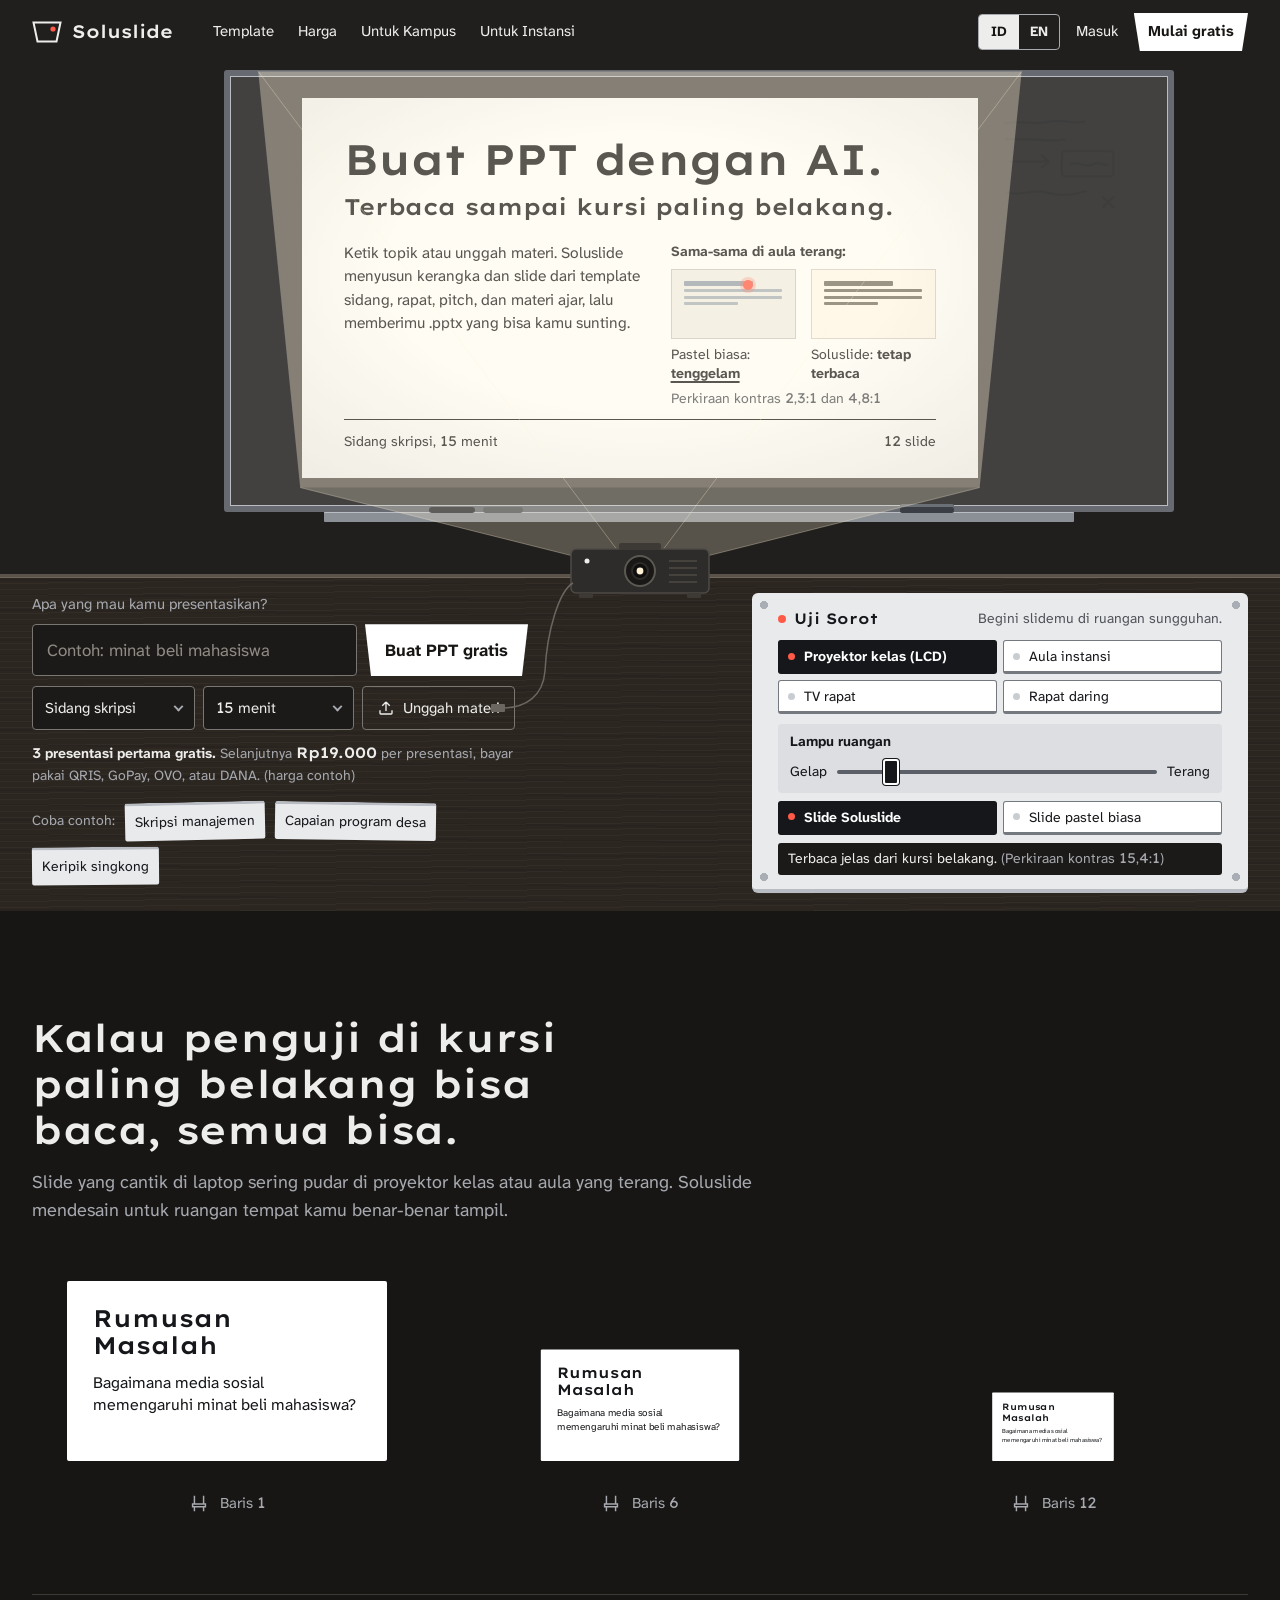
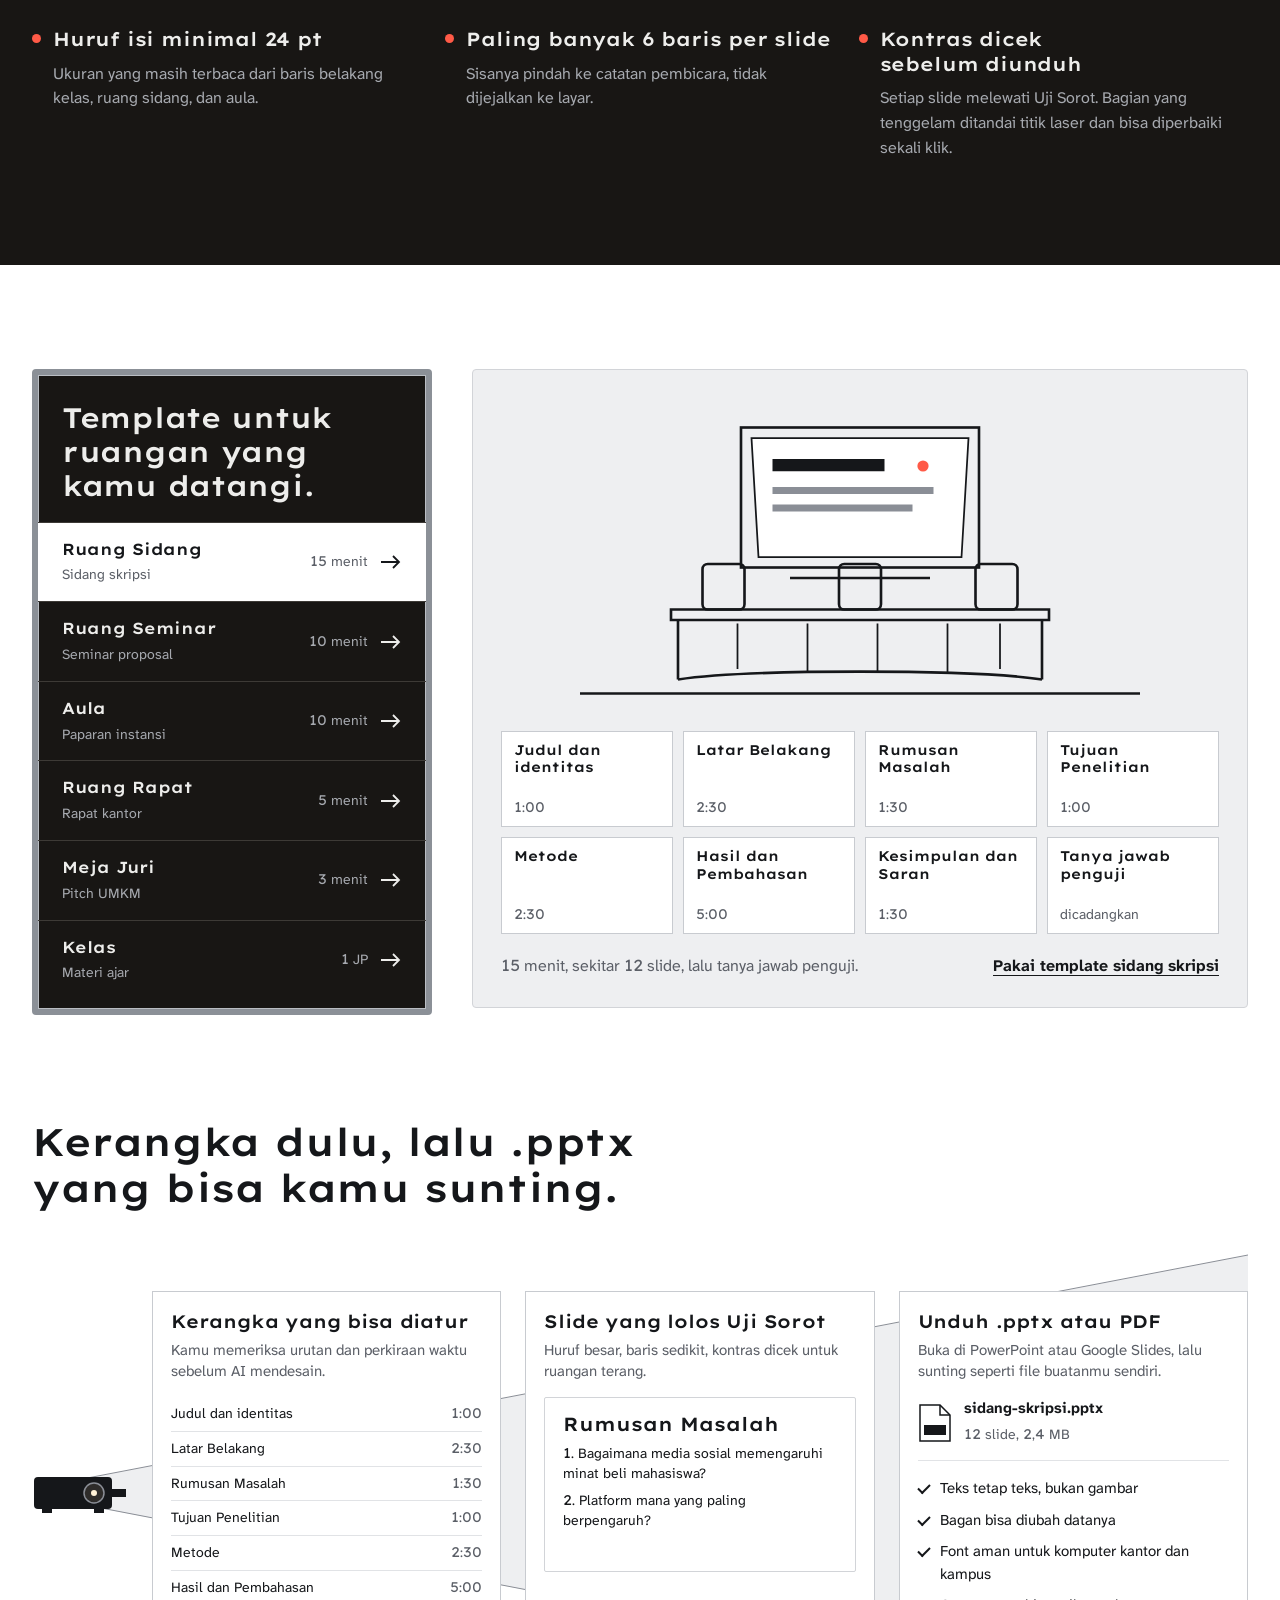
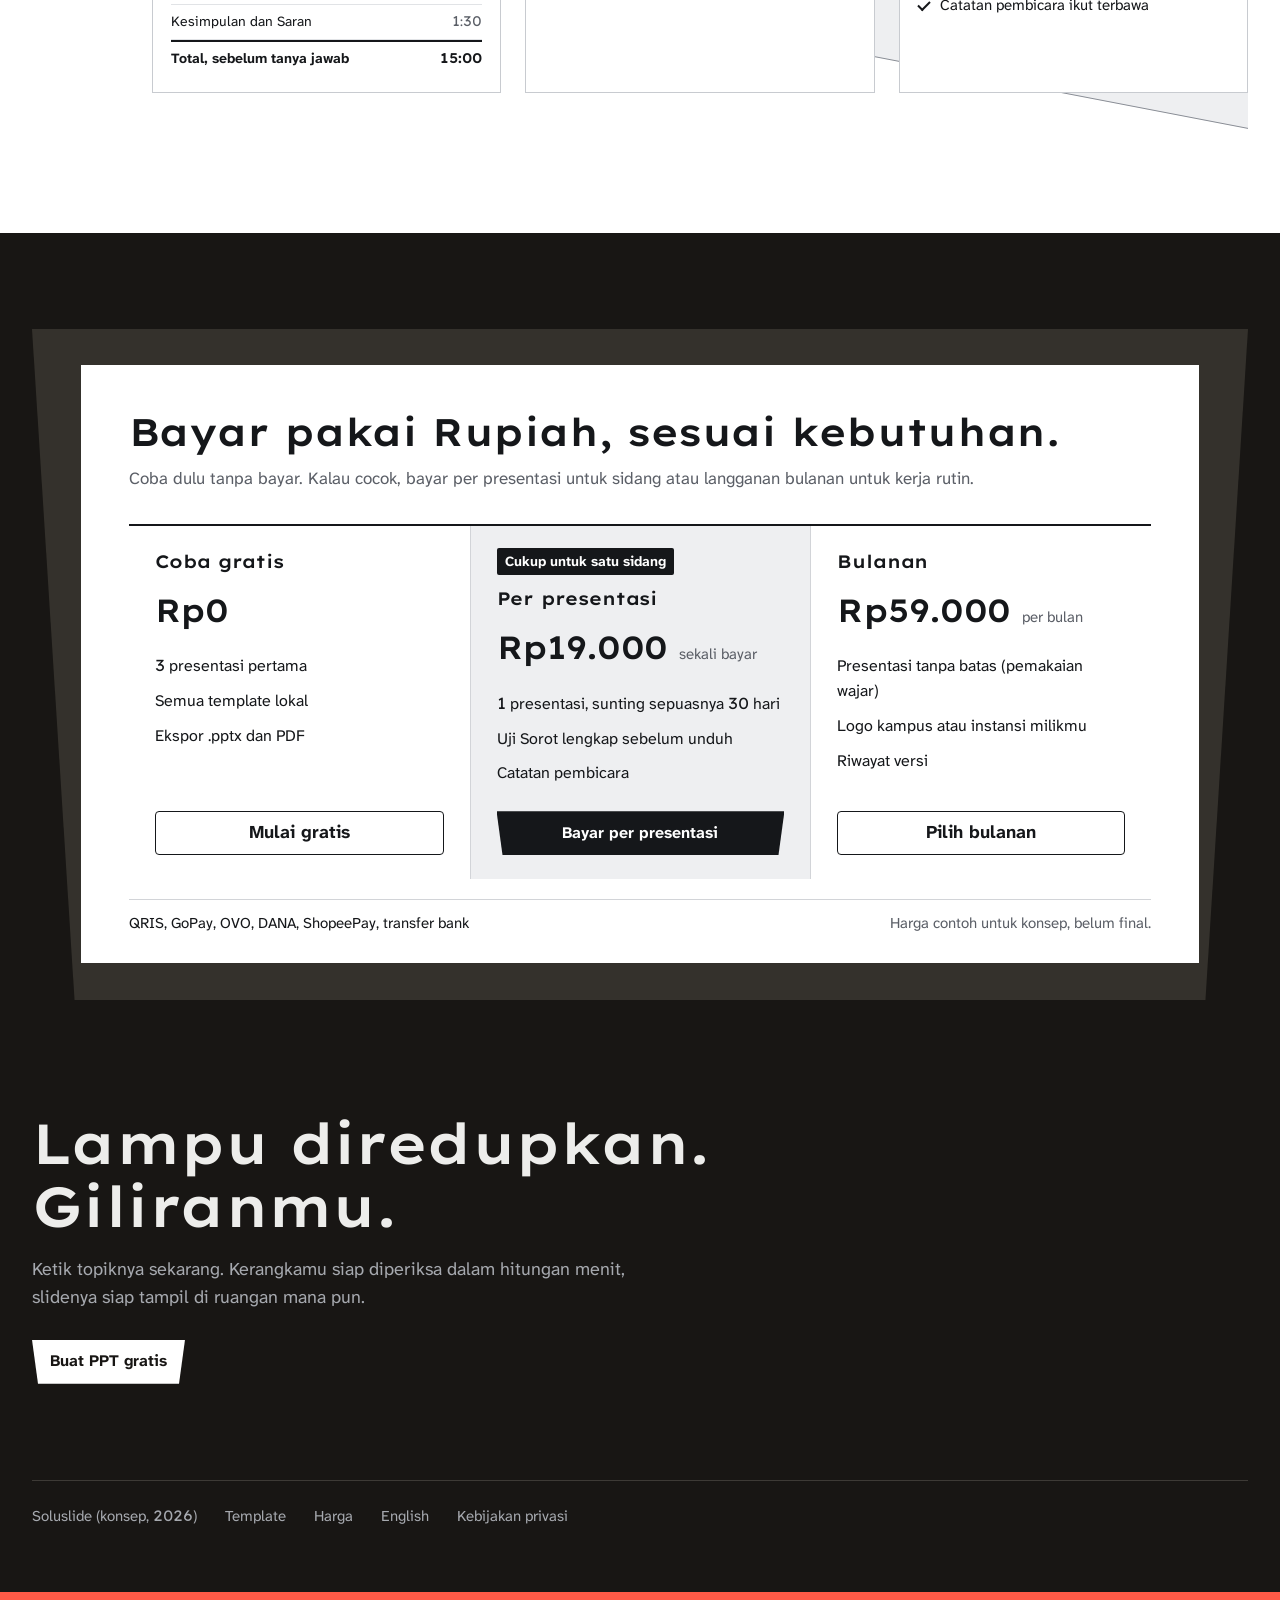
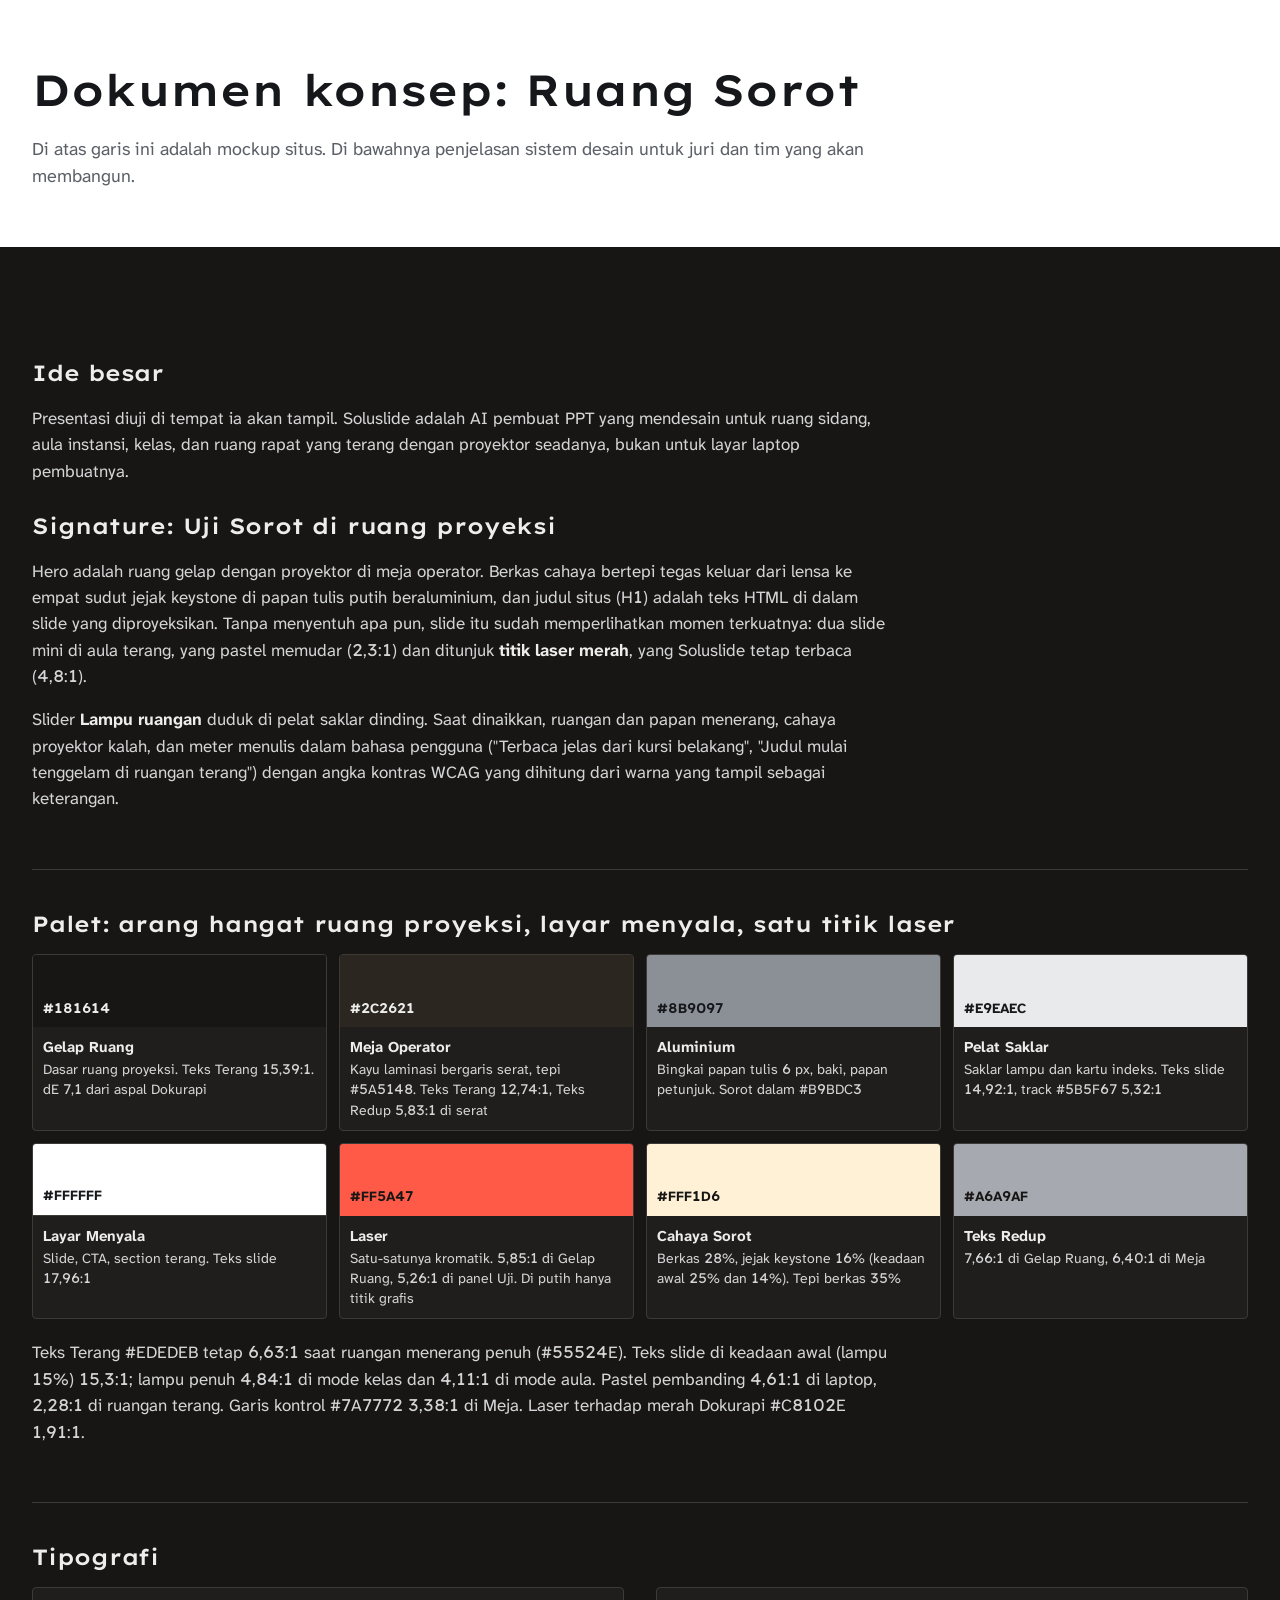
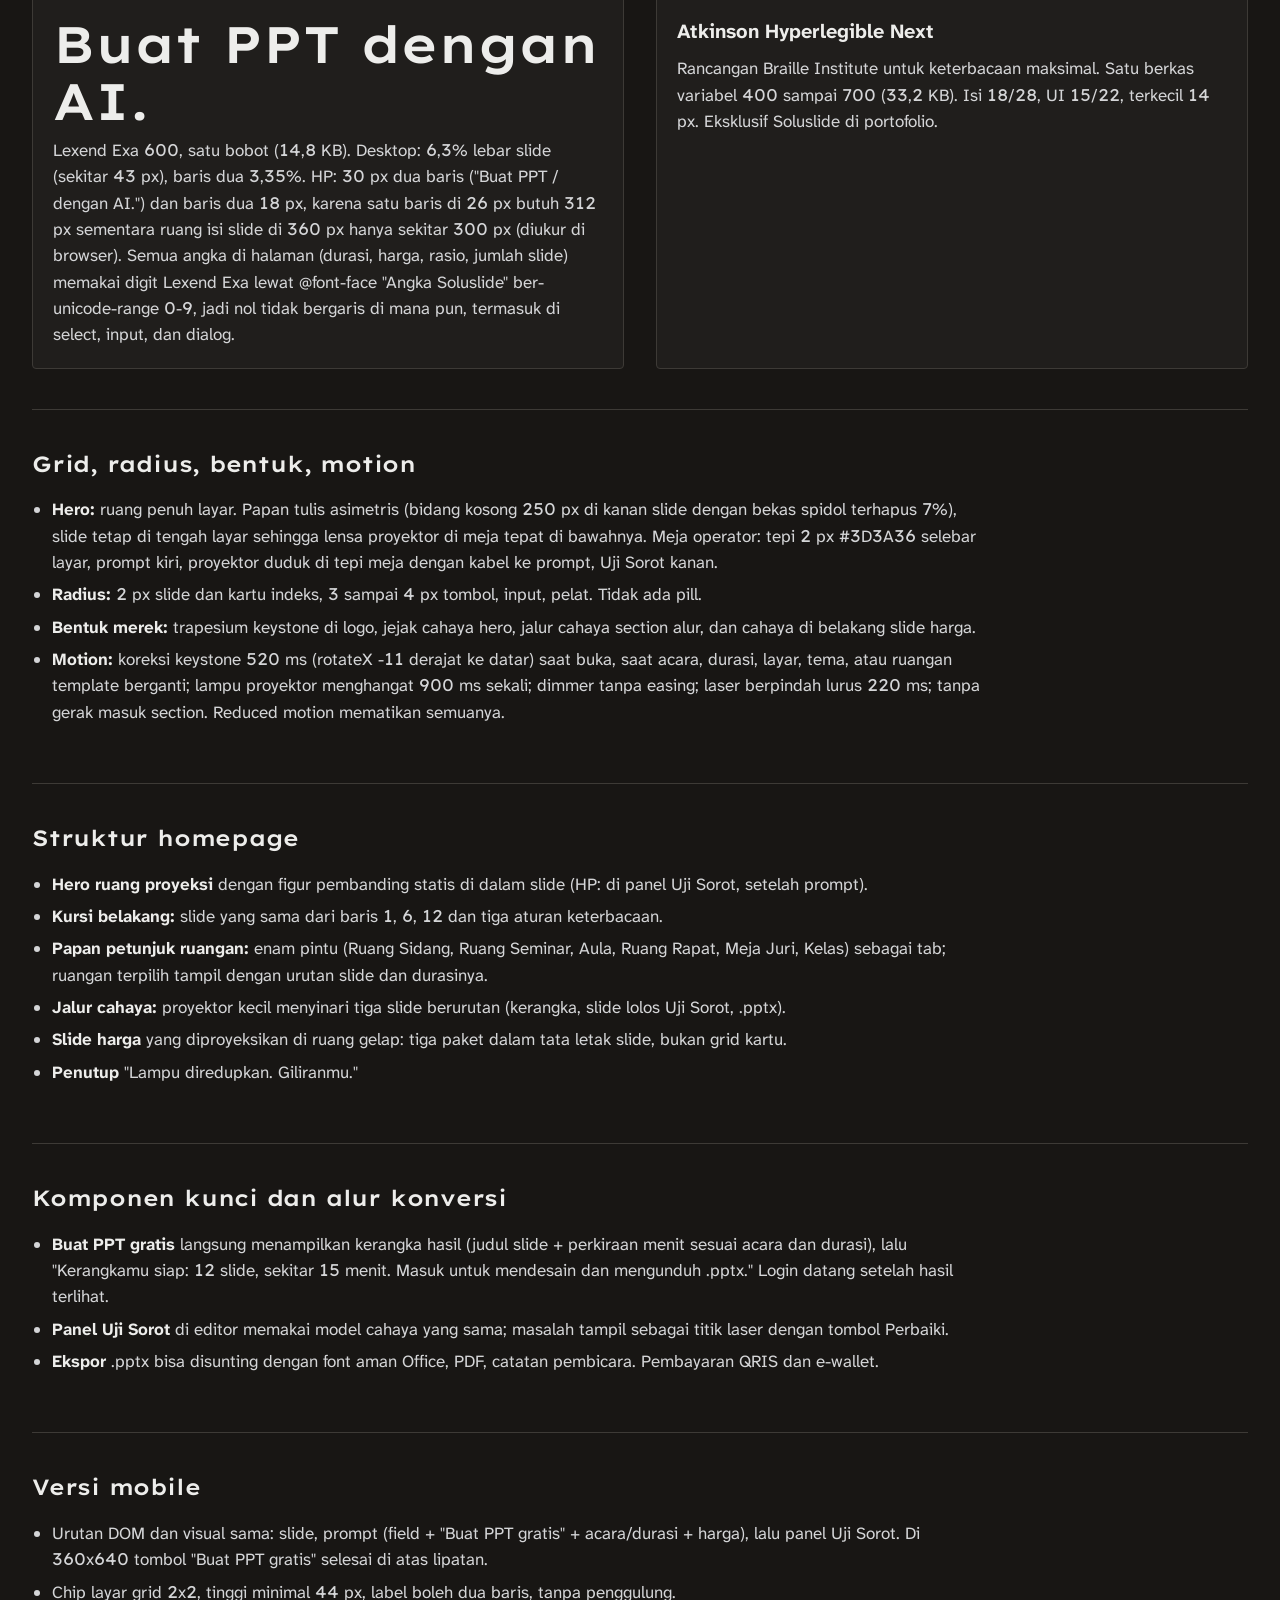
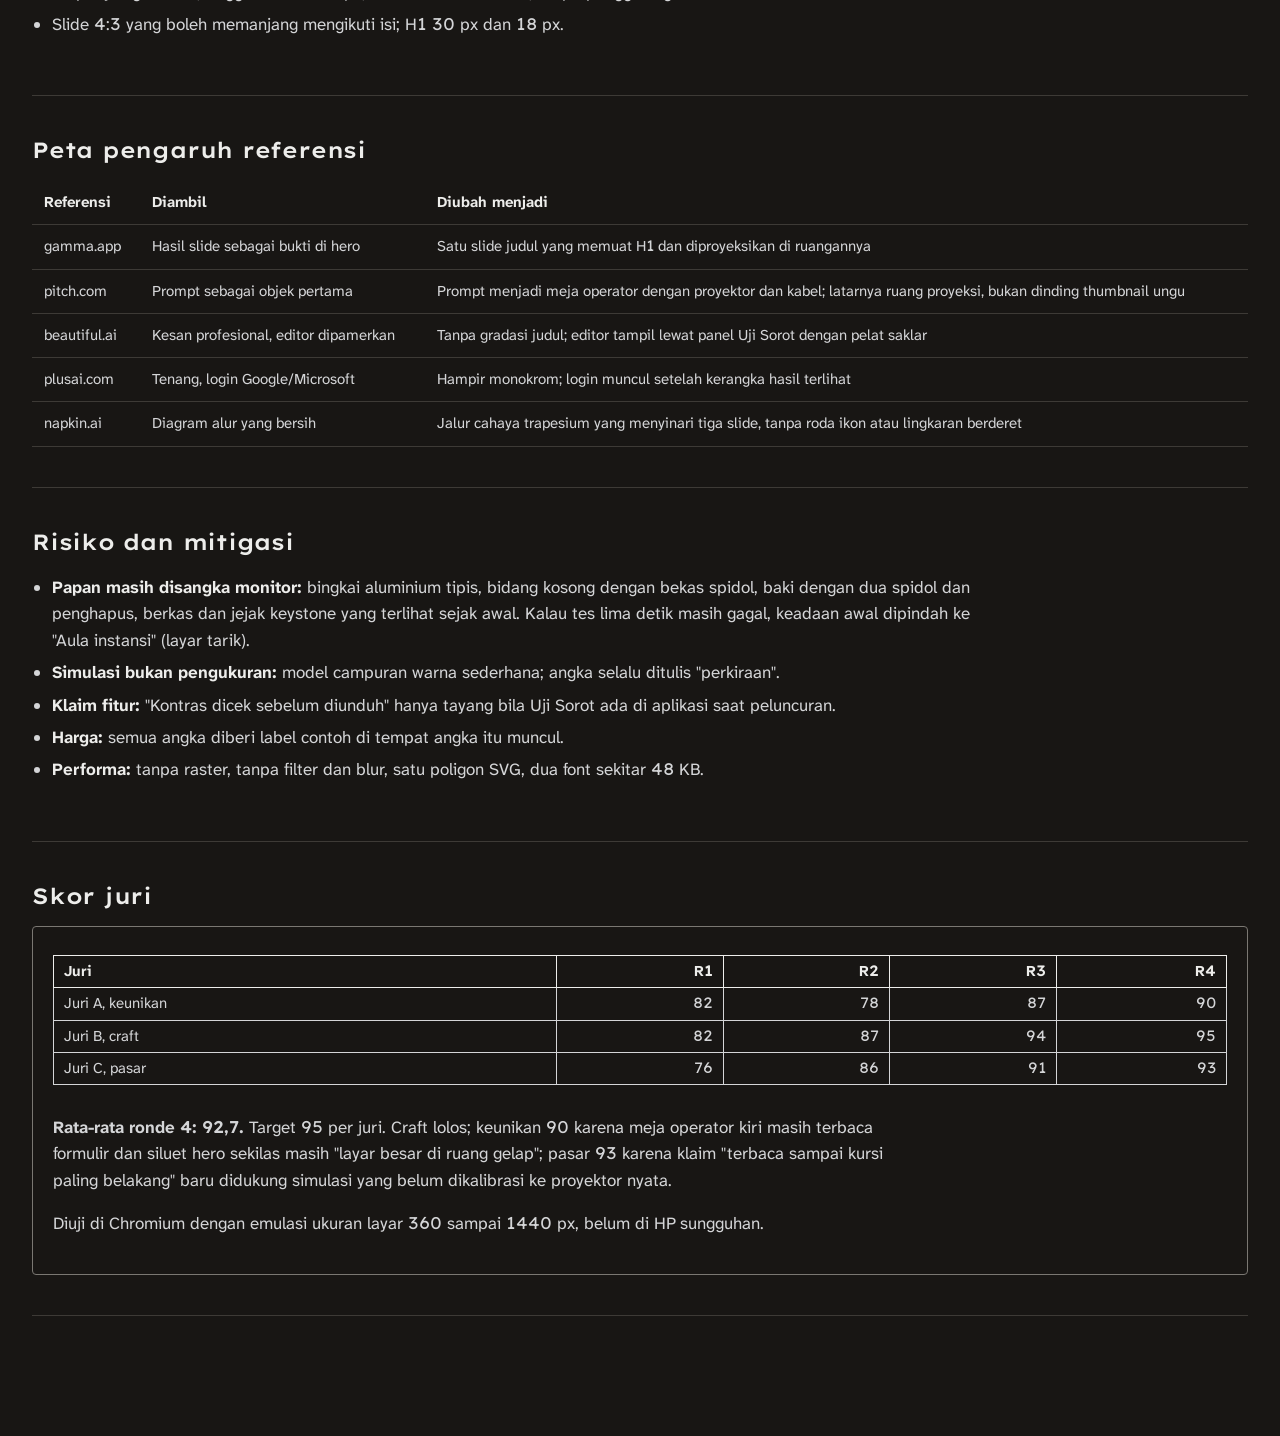
<file: site/konsep-awal/soluslide/index.html>
<!doctype html>
<html lang="id">
<head>
<meta charset="utf-8">
<meta name="viewport" content="width=device-width,initial-scale=1">
<meta name="robots" content="noindex,nofollow">
<title>Soluslide: Konsep Desain</title>
<meta name="description" content="Konsep desain Soluslide, AI pembuat PPT dengan template lokal, ekspor .pptx yang bisa disunting, dan bayar QRIS. Arah: Ruang Sorot.">
<link rel="preconnect" href="https://fonts.googleapis.com">
<link rel="preconnect" href="https://fonts.gstatic.com" crossorigin>
<link href="https://fonts.googleapis.com/css2?family=Atkinson+Hyperlegible+Next:wght@400..700&family=Lexend+Exa:wght@400..600&display=swap" rel="stylesheet">
<style>
/* Semua angka memakai digit Lexend Exa (nol tanpa garis); berkasnya sama dengan link css2 Google Fonts di atas */
@font-face{font-family:"Angka Soluslide";font-style:normal;font-weight:400 600;font-display:swap;src:url(assets/lexend-exa-angka.woff2) format("woff2");unicode-range:U+0030-0039}
:root{
  --gelap-ruang:#181614;
  --dinding:#201E1C;
  --meja-operator:#2C2621;
  --tepi-meja:#3D3A36;
  --panel-uji:#22201E;
  --garis-kontrol:#7A7772;
  --teks-terang:#EDEDEB;
  --teks-redup:#A6A9AF;
  --layar-menyala:#FFFFFF;
  --tinta-slide:#15171A;
  --laser:#FF5A47;
  --cahaya-sorot:#FFF1D6;
  --permukaan-terang:#EEEFF1;
  --abu-terang:#5B5F67;
  --garis-terang:#8A8E96;
  --pelat-saklar:#E9EAEC;
  --aluminium:#8B9097;
  --aluminium-sorot:#B9BDC3;
  --pastel-latar:#E6EEF7;
  --pastel-judul:#4E6C93;
  --pastel-isi:#6D88AA;
  --f-display:"Lexend Exa",system-ui,sans-serif;
  --f-ui:"Angka Soluslide","Atkinson Hyperlegible Next",system-ui,-apple-system,"Segoe UI",sans-serif;
  --lampu:.15;
  --faktor:.4;
  --kontainer:1240px;
}
*,*::before,*::after{box-sizing:border-box}
html{-webkit-text-size-adjust:100%}
body{margin:0;background:var(--gelap-ruang);color:var(--teks-terang);font:400 18px/1.55 var(--f-ui);font-variant-numeric:tabular-nums}
img,svg{display:block;max-width:100%}
a{color:inherit}
button,input,select{font:inherit;color:inherit}
:focus-visible{outline:2px solid var(--laser);outline-offset:2px}
.sr{position:absolute;width:1px;height:1px;overflow:hidden;clip:rect(0 0 0 0);white-space:nowrap}
.wrap{width:min(var(--kontainer),100% - 64px);margin-inline:auto}
h1,h2,h3{font-family:var(--f-display);font-weight:600;letter-spacing:-.01em;margin:0}
h2,h3{text-wrap:balance}
.harga-angka{font-family:var(--f-display);font-weight:600;letter-spacing:-.01em}

/* ---------- NAV ---------- */
.nav{position:relative;z-index:5;display:flex;align-items:center;gap:28px;height:64px;padding-inline:32px}
.merek{display:flex;align-items:center;gap:10px;text-decoration:none;font-family:var(--f-display);font-weight:600;font-size:18px;letter-spacing:0}
.merek svg{width:30px;height:22px}
.nav-tautan{display:flex;gap:24px;margin-left:12px;font-size:15px}
.nav-tautan a{text-decoration:none;color:var(--teks-terang)}
.nav-tautan a:hover{text-decoration:underline;text-underline-offset:4px}
.nav-kanan{margin-left:auto;display:flex;align-items:center;gap:16px;font-size:15px}
.bahasa{display:flex;border:1px solid var(--teks-redup);border-radius:4px;overflow:hidden}
.bahasa button{background:none;border:0;padding:6px 10px;font-size:14px;font-weight:700;cursor:pointer;color:var(--teks-terang);min-width:40px}
.bahasa button[aria-pressed="true"]{background:var(--teks-terang);color:var(--gelap-ruang)}
.nav-masuk{text-decoration:none;color:var(--teks-terang)}
.tombol-layar{position:relative;isolation:isolate;display:inline-flex;align-items:center;justify-content:center;gap:0;background:transparent;color:var(--gelap-ruang);border:0;border-radius:2px;padding:0 18px;height:44px;font-weight:700;font-size:16px;text-decoration:none;cursor:pointer;white-space:nowrap}
.tombol-layar .sm{margin-left:.28em}
.tombol-layar::before{content:"";position:absolute;inset:0;z-index:-1;background:var(--layar-menyala);clip-path:polygon(0 0,100% 0,calc(100% - 6px) 100%,6px 100%)}
.tombol-layar:hover::before{background:#E3E4E6}
.nav .tombol-layar{height:38px;font-size:15px;padding:0 14px}

/* ---------- HERO: RUANG PROYEKSI ---------- */
.ruang{position:relative;min-height:max(780px,100svh);display:grid;grid-template-rows:auto 1fr auto;grid-template-columns:minmax(0,1fr);
  background:color-mix(in srgb,#55524E calc(var(--lampu)*100%),var(--gelap-ruang));overflow:hidden}
.dinding{--lebar:min(680px,calc(100vw - 460px),max(600px,calc((100svh - 520px) * 1.778)));position:relative;padding:6px 24px 62px;min-width:0;align-self:center}
.sorot{position:relative;width:var(--lebar);display:grid;container-type:inline-size}
.papan{--pkiri:72px;--pkanan:190px;position:relative;width:max-content;max-width:100%;
  margin-left:max(0px,calc(50% - var(--lebar) / 2 - var(--pkiri) - 6px));
  padding:22px var(--pkanan) 28px var(--pkiri);border:6px solid color-mix(in srgb,var(--aluminium) calc(45% + var(--lampu)*55%),#3E4146);border-radius:3px;
  box-shadow:inset 0 0 0 1px var(--aluminium-sorot);
  background:color-mix(in srgb,#E4E5E7 calc(var(--lampu)*100%),#262422)}
.bekas-spidol{position:absolute;right:28px;top:34px;width:min(190px,calc(var(--pkanan) - 50px));height:auto;opacity:.07;pointer-events:none}
.baki{position:absolute;left:10%;right:10%;bottom:-16px;height:10px;border-radius:1px;background:var(--aluminium);box-shadow:inset 0 1px 0 var(--aluminium-sorot)}
.baki span{position:absolute;top:-5px;height:6px;border-radius:3px}
.baki .sp-a{left:14%;width:46px;background:#2B2D31}
.baki .sp-b{left:calc(14% + 54px);width:40px;background:#4E5157}
.baki .penghapus{right:16%;width:54px;height:9px;top:-8px;border-radius:2px;background:#3B3E44;box-shadow:inset 0 3px 0 #6B6F76}
.layar-tarik{display:none}
.jejak{position:absolute;z-index:1;inset:-7% -6.5% -2.5% -6.5%;clip-path:polygon(0 0,100% 0,94.5% 100%,5.5% 100%);
  background:var(--cahaya-sorot);opacity:calc(.16 * (1 - var(--lampu) * .85));pointer-events:none}
.gambar{position:relative;z-index:3;display:grid;aspect-ratio:16/9;min-width:0;transform-origin:50% 100%}
.gambar > *{grid-area:1/1}
.gambar.koreksi{animation:koreksi .52s cubic-bezier(.2,.8,.2,1) both}
@keyframes koreksi{from{transform:perspective(900px) rotateX(-11deg) scaleX(1.07)}to{transform:none}}
.slide{position:relative;background:var(--layar-menyala);color:var(--tinta-slide);display:flex;flex-direction:column;padding:5.6cqw 6.2cqw 3.8cqw;transition:background-color .2s}
.slide h1{font-size:max(22px,6.3cqw);line-height:1.1;letter-spacing:-.015em}
.slide h1 span{display:block;text-wrap:balance}
.slide h1 .baris-dua{font-size:max(15px,3.35cqw);line-height:1.25;margin-top:1.6cqw;letter-spacing:-.005em}
.slide-badan{display:grid;grid-template-columns:minmax(0,1.12fr) minmax(0,1fr);gap:4.4cqw;align-items:start;margin-top:3cqw}
.slide-isi{font-size:max(14px,2.3cqw);line-height:1.5;margin:0;text-wrap:pretty}
.slide-kaki{display:flex;justify-content:space-between;gap:12px;margin-top:auto;padding-top:1.6cqw;border-top:1px solid currentColor;font-size:max(14px,1.5cqw)}
.slide[data-tema="pastel"]{background:var(--pastel-latar);color:var(--pastel-isi)}
.slide[data-tema="pastel"] h1 .baris-satu{color:var(--pastel-judul)}
.cahaya-ruang{position:absolute;inset:0;background:var(--cahaya-sorot);opacity:calc(var(--lampu)*var(--faktor));pointer-events:none}
.hotspot{position:absolute;inset:0;pointer-events:none;background:radial-gradient(ellipse 72% 70% at 50% 46%,transparent 52%,rgba(20,21,23,.08) 100%)}

/* Figur pembanding statis: aula terang */
.banding{margin:0;font-size:max(14px,1.75cqw);line-height:1.35}
.banding-judul{display:block;font-weight:700;margin-bottom:1.2cqw}
.banding-duo{display:grid;grid-template-columns:1fr 1fr;gap:2.2cqw}
.banding-duo figcaption,.banding-ket{display:block;margin-top:.9cqw}
.mini-proj{position:relative;aspect-ratio:16/9;padding:9% 10%;display:flex;flex-direction:column;gap:7%;border:1px solid rgba(21,23,26,.18)}
.mini-proj i{display:block;height:6%;min-height:3px;border-radius:1px}
.mini-proj i.mp-judul{height:11%;width:70%}
.mini-proj i.pendek{width:55%}
.mini-proj.pastel{background:#F0EFEA}
.mini-proj.pastel i{background:#A7B2BC}
.mini-proj.pastel i.mp-judul{background:#95A1AE}
.mini-proj.solus{background:#FFF9EF}
.mini-proj.solus i{background:#736E65}
.titik-laser{position:absolute;left:58%;top:15%;width:10px;height:10px;border-radius:50%;background:var(--laser);box-shadow:0 0 0 3px rgba(255,90,71,.28)}
.banding-ket b{font-weight:700}
.banding-angka{margin:.9cqw 0 0;font-size:max(14px,1.5cqw);color:#4A4E56}
.banding-ket .buruk{color:inherit;text-decoration:underline;text-decoration-thickness:2px;text-underline-offset:3px}

/* Bingkai varian layar */
.bingkai-tv,.bingkai-daring{display:none}
.ruang[data-layar="aula"] .papan{border-color:transparent;box-shadow:none;background:transparent}
.ruang[data-layar="aula"] .baki,.ruang[data-layar="aula"] .bekas-spidol{display:none}
.ruang[data-layar="aula"] .layar-tarik{display:block;position:absolute;left:calc(var(--pkiri) - 30px);width:calc(var(--lebar) + 60px);top:6px;height:10px;border-radius:3px;background:#3A3D43}
.ruang[data-layar="aula"] .jejak{inset:-9% -8% -3% -8%}
.ruang[data-layar="tv"] .papan,.ruang[data-layar="daring"] .papan{border-color:transparent;box-shadow:none;background:transparent}
.ruang[data-layar="tv"] .baki,.ruang[data-layar="tv"] .bekas-spidol,.ruang[data-layar="daring"] .baki,.ruang[data-layar="daring"] .bekas-spidol{display:none}
.ruang[data-layar="tv"] .bingkai-tv{display:block;position:absolute;z-index:4;inset:-14px;border:14px solid #0B0C0D;border-radius:6px;pointer-events:none}
.ruang[data-layar="daring"] .bingkai-daring{display:flex;position:absolute;z-index:4;left:0;right:0;top:-30px;height:30px;align-items:center;gap:6px;padding:0 10px;background:#2B2E33;border-radius:4px 4px 0 0;font-size:14px;color:var(--teks-terang)}
.bingkai-daring i{width:9px;height:9px;border-radius:50%;background:#5C6067;display:block}
.bingkai-daring span{margin-left:8px}
.ruang[data-layar="tv"] .beam,.ruang[data-layar="daring"] .beam,.ruang[data-layar="tv"] .jejak,.ruang[data-layar="daring"] .jejak{opacity:0}

/* Berkas cahaya: lensa ke empat sudut jejak keystone */
.beam{position:absolute;inset:0;z-index:2;pointer-events:none;width:100%;height:100%;transition:opacity .3s}
.beam polygon{fill:var(--cahaya-sorot);opacity:calc(.28 * (1 - var(--lampu) * .8))}
.beam line{stroke:var(--cahaya-sorot);stroke-width:1;opacity:calc(.35 * (1 - var(--lampu) * .8))}
.beam .hangat{animation:hangat .9s ease-in both}
@keyframes hangat{from{opacity:0}to{opacity:1}}

/* Laser interaktif */
.laser{position:absolute;z-index:6;left:0;top:0;width:12px;height:12px;margin:-6px 0 0 -6px;border-radius:50%;background:var(--laser);
  box-shadow:0 0 0 4px rgba(255,90,71,.25);transition:transform .22s cubic-bezier(.2,.8,.2,1);pointer-events:none}
.laser[hidden],.laser-catatan[hidden]{display:none}
.laser-catatan{position:absolute;z-index:6;left:0;top:0;width:min(300px,calc(100vw - 48px));background:var(--dinding);border:1px solid var(--garis-kontrol);border-radius:4px;
  padding:12px 14px;font-size:15px;line-height:1.45;color:var(--teks-terang);transition:transform .22s cubic-bezier(.2,.8,.2,1)}
.laser-catatan b{color:var(--laser)}
.laser-catatan button{margin-top:10px;height:36px;font-size:15px}

/* ---------- MEJA OPERATOR ---------- */
.meja{position:relative;z-index:4;border-top:3px solid #5A5148;box-shadow:inset 0 1px 0 #6E655B;
  background:repeating-linear-gradient(179.4deg,rgba(255,236,214,.03) 0 1px,transparent 1px 6px),repeating-linear-gradient(180.6deg,rgba(0,0,0,.09) 0 2px,transparent 2px 15px),var(--meja-operator)}
.meja-isi{width:min(1376px,100% - 64px);margin-inline:auto;display:grid;grid-template-columns:minmax(0,1fr) 168px minmax(0,1fr);gap:28px;padding:16px 0 18px;align-items:start}
.prompt{grid-column:1;grid-row:1}
.proyektor{grid-column:2;grid-row:1;position:relative;justify-self:center;margin-top:-62px;width:150px}
.proyektor .badan svg{width:150px;height:auto}
.kabel{position:absolute;left:-96px;top:0;width:106px;height:200px;overflow:visible;pointer-events:none}
.uji{grid-column:3;grid-row:1}
.prompt label.judul-kecil{display:block;font-size:15px;color:var(--teks-redup);margin-bottom:8px}
.prompt .kolom{display:flex;gap:8px}
.prompt input[type="text"]{flex:1;min-width:0;height:52px;padding:0 14px;background:#1C1A18;border:1px solid var(--garis-kontrol);border-radius:4px;font-size:17px;color:var(--teks-terang)}
.prompt input::placeholder{color:#8F8B85}
.prompt .kolom .tombol-layar{height:52px;padding:0 20px;font-size:17px}
.prompt .baris{display:flex;flex-wrap:wrap;gap:8px;margin-top:10px;align-items:stretch}
.pilih{position:relative}
.pilih select{appearance:none;height:44px;padding:0 34px 0 12px;background:#1C1A18;border:1px solid var(--garis-kontrol);border-radius:4px;font-size:15px;cursor:pointer}
.pilih::after{content:"";position:absolute;right:13px;top:50%;width:7px;height:7px;border-right:2px solid var(--teks-redup);border-bottom:2px solid var(--teks-redup);transform:translateY(-70%) rotate(45deg);pointer-events:none}
.tombol-garis{display:inline-flex;align-items:center;gap:8px;height:44px;padding:0 14px;background:none;border:1px solid var(--garis-kontrol);border-radius:4px;font-size:15px;cursor:pointer;color:var(--teks-terang)}
.tombol-garis svg{width:18px;height:18px}
.coba-lampu{display:none}
.bayar{margin:12px 0 0;font-size:14px;line-height:1.5;color:var(--teks-redup)}
.bayar strong{color:var(--teks-terang);font-weight:700}
.bayar .harga-angka{color:var(--teks-terang);font-size:15px}
.indeks{display:flex;flex-wrap:wrap;align-items:center;gap:8px 10px;margin-top:16px;font-size:14px;color:var(--teks-redup)}
.kartu-indeks{background:var(--pelat-saklar);color:var(--tinta-slide);border:0;border-top:3px solid var(--aluminium-sorot);border-radius:2px;padding:6px 10px 7px;font-size:14px;cursor:pointer;transform:rotate(var(--r,0deg))}
.kartu-indeks:hover{background:#FFFFFF}

.uji{position:relative;color:var(--tinta-slide);border-radius:6px;padding:14px 26px 14px;border-bottom:4px solid var(--aluminium-sorot);
  background:radial-gradient(circle 4px at 12px 12px,#A9ADB4 96%,transparent 100%),radial-gradient(circle 4px at calc(100% - 12px) 12px,#A9ADB4 96%,transparent 100%),
  radial-gradient(circle 4px at 12px calc(100% - 12px),#A9ADB4 96%,transparent 100%),radial-gradient(circle 4px at calc(100% - 12px) calc(100% - 12px),#A9ADB4 96%,transparent 100%),var(--pelat-saklar)}
.uji :focus-visible{outline-color:var(--tinta-slide)}
.uji-kepala{display:flex;align-items:baseline;justify-content:space-between;gap:12px}
.uji-kepala h2{font-size:15px;letter-spacing:0;display:flex;align-items:center;gap:8px}
.uji-kepala h2::before{content:"";width:8px;height:8px;border-radius:50%;background:var(--laser)}
.uji-kepala p{margin:0;font-size:14px;color:#4F535A;text-align:right}
.layar-pilih{display:grid;grid-template-columns:1fr 1fr;gap:6px;margin-top:10px}
.layar-pilih button,.tema button{position:relative;min-height:34px;padding:4px 10px 3px 25px;background:#FFFFFF;border:1px solid #74787F;border-bottom-width:3px;border-radius:3px;font-size:14px;line-height:1.25;cursor:pointer;color:var(--tinta-slide);text-align:left}
.layar-pilih button::before,.tema button::before{content:"";position:absolute;left:9px;top:50%;width:7px;height:7px;margin-top:-3.5px;border-radius:50%;background:#C9CCD1}
.layar-pilih button[aria-pressed="true"],.tema button[aria-pressed="true"]{background:var(--tinta-slide);color:#FFFFFF;border-color:var(--tinta-slide);font-weight:700}
.layar-pilih button[aria-pressed="true"]::before,.tema button[aria-pressed="true"]::before{background:var(--laser)}
.pelat{position:relative;display:grid;grid-template-columns:auto 1fr auto;align-items:center;gap:4px 10px;margin-top:10px;padding:7px 12px 6px;background:#DCDEE1;border-radius:4px;color:var(--tinta-slide);font-size:14px}
.pelat label{grid-column:1/-1;font-weight:700}
.pelat .sekrup{display:none}
input[type="range"]{-webkit-appearance:none;appearance:none;width:100%;height:30px;background:none;cursor:pointer;margin:0}
input[type="range"]::-webkit-slider-runnable-track{height:4px;background:var(--abu-terang);border-radius:2px}
input[type="range"]::-moz-range-track{height:4px;background:var(--abu-terang);border-radius:2px}
input[type="range"]::-webkit-slider-thumb{-webkit-appearance:none;width:16px;height:26px;margin-top:-11px;border-radius:3px;background:var(--tinta-slide);box-shadow:inset 0 0 0 2px #FFFFFF,0 0 0 1px var(--tinta-slide)}
input[type="range"]::-moz-range-thumb{width:14px;height:24px;border-radius:3px;background:var(--tinta-slide);border:2px solid #FFFFFF}
input[type="range"]:disabled{opacity:.45;cursor:not-allowed}
.tema{display:grid;grid-template-columns:1fr 1fr;gap:6px;margin-top:8px}
.meter{display:block;margin-top:8px;padding:6px 10px;background:#1C1A18;border-radius:3px;font-size:14px;line-height:1.4;color:var(--teks-terang)}
.meter .status-buruk{color:var(--laser);font-weight:700}
.meter .rasio{color:var(--teks-redup)}

/* ---------- SECTIONS ---------- */
.seksi{padding:104px 0}
.seksi-kepala{max-width:760px}
.seksi-kepala h2{font-size:clamp(26px,3vw,40px);line-height:1.2}
.seksi-kepala p{margin:16px 0 0;color:var(--teks-redup);font-size:18px;text-wrap:pretty}
.terang{background:var(--layar-menyala);color:var(--tinta-slide)}

/* Kursi */
.kursi-baris{display:grid;grid-template-columns:repeat(3,1fr);gap:24px;margin-top:56px;align-items:end}
.kursi{display:flex;flex-direction:column;align-items:center;gap:16px}
.jarak{height:180px;display:flex;align-items:flex-end;justify-content:center;width:100%}
.mini{width:320px;max-width:100%;aspect-ratio:16/9;background:var(--layar-menyala);color:var(--tinta-slide);padding:24px 26px;display:flex;flex-direction:column;border-radius:2px}
.jarak .mini{transform:scale(var(--s));transform-origin:50% 100%;flex:none}
.mini b{font-family:var(--f-display);font-weight:600;font-size:24px;line-height:1.15}
.mini span{font-size:16px;margin-top:12px;line-height:1.4}
.kursi-ket{display:flex;align-items:center;gap:10px;font-size:15px;color:var(--teks-redup)}
.kursi-ket svg{width:22px;height:22px}
.aturan{display:grid;grid-template-columns:repeat(3,1fr);gap:24px;margin-top:64px;padding-top:32px;border-top:1px solid var(--tepi-meja)}
.aturan h3{font-size:19px;line-height:1.3;display:flex;gap:12px;align-items:flex-start}
.aturan h3::before{content:"";flex:none;width:9px;height:9px;margin-top:7px;border-radius:50%;background:var(--laser)}
.aturan p{margin:10px 0 0 21px;color:var(--teks-redup);font-size:16px}

/* Template: papan petunjuk ruangan */
.gedung{display:grid;grid-template-columns:minmax(0,400px) minmax(0,1fr);gap:40px;align-items:start}
.petunjuk{background:var(--gelap-ruang);color:var(--teks-terang);border-radius:4px;padding:26px 0 10px;border:6px solid var(--aluminium);box-shadow:inset 0 0 0 1px var(--aluminium-sorot)}
.petunjuk h2{font-size:clamp(24px,2.2vw,30px);line-height:1.22;padding:0 24px 18px;border-bottom:1px solid #3D3A36}
.petunjuk [role="tablist"]{display:flex;flex-direction:column}
.pintu{display:grid;grid-template-columns:1fr auto 22px;align-items:center;gap:12px;width:100%;padding:14px 24px;background:none;border:0;border-bottom:1px solid #3D3A36;color:var(--teks-terang);text-align:left;cursor:pointer;font-size:16px}
.pintu:last-child{border-bottom:0}
.pintu b{font-family:var(--f-display);font-weight:600;font-size:16px;letter-spacing:0}
.pintu small{font-size:14px;color:var(--teks-redup)}
.pintu svg{width:22px;height:14px}
.pintu[aria-selected="true"]{background:var(--layar-menyala);color:var(--tinta-slide)}
.pintu[aria-selected="true"] small{color:var(--abu-terang)}
.ruang-lihat{background:var(--permukaan-terang);border-radius:4px;padding:26px 28px 28px;border:1px solid #D2D4D8}
.ruang-lihat[hidden]{display:none}
.ruang-lihat .ilustrasi{position:relative;max-width:560px;margin:0 auto}
.ruang-lihat .ilustrasi svg{width:100%;height:auto}
.urutan{list-style:none;padding:0;margin:20px 0 0;display:grid;grid-template-columns:repeat(auto-fill,minmax(150px,1fr));gap:10px;transform-origin:50% 100%}
.urutan.koreksi{animation:koreksi .52s cubic-bezier(.2,.8,.2,1) both}
.urutan li{aspect-ratio:16/9;background:var(--layar-menyala);border:1px solid #C8CBD0;padding:10px 12px;display:flex;flex-direction:column;justify-content:space-between;font-size:14px;line-height:1.25}
.urutan li b{font-family:var(--f-display);font-weight:600;font-size:14px;letter-spacing:0}
.urutan li span{color:var(--abu-terang)}
.ruang-kaki{display:flex;flex-wrap:wrap;align-items:center;justify-content:space-between;gap:12px;margin-top:20px;font-size:16px;color:var(--abu-terang)}
.ruang-kaki a{font-weight:700;color:var(--tinta-slide);text-underline-offset:4px}

/* Alur: jalur cahaya */
.jalur{padding-top:0}
.jalur h2{font-size:clamp(26px,3vw,40px);line-height:1.2;max-width:26ch}
.jalur-cahaya{position:relative;display:grid;grid-template-columns:96px repeat(3,minmax(0,1fr));gap:24px;align-items:stretch;margin-top:44px;padding:36px 0}
.jalur-berkas{position:absolute;left:58px;right:0;top:0;bottom:0;background:var(--permukaan-terang);clip-path:polygon(0 47%,100% 0,100% 100%,0 53%)}
.jalur-tepi{position:absolute;left:58px;right:0;top:0;bottom:0;width:calc(100% - 58px);height:100%;overflow:visible}
.jalur-proyektor{position:relative;z-index:1;align-self:center}
.jalur-proyektor svg{width:96px;height:auto}
.langkah{position:relative;z-index:1;background:var(--layar-menyala);border:1px solid #C8CBD0;padding:18px 18px 16px;display:flex;flex-direction:column;min-height:300px}
.langkah h3{font-size:18px;line-height:1.3;margin-bottom:6px}
.langkah > p{margin:0 0 14px;color:var(--abu-terang);font-size:15px;line-height:1.45}
.kerangka{list-style:none;padding:0;margin:0;font-size:14px}
.kerangka li{display:flex;justify-content:space-between;gap:12px;padding:6px 0;border-bottom:1px solid #E1E3E6}
.kerangka li:last-child{border-bottom:0}
.kerangka li.total{border-top:2px solid var(--tinta-slide);font-weight:700}
.kerangka li.total span:last-child{color:var(--tinta-slide)}
.kerangka span:last-child{color:var(--abu-terang);white-space:nowrap}
.langkah .mini{width:100%;padding:16px 18px;border:1px solid #D2D4D8}
.langkah .mini b{font-size:19px}
.langkah .mini span{font-size:14px;margin-top:8px}
.berkas{display:flex;gap:12px;align-items:center;padding-bottom:12px;border-bottom:1px solid #E1E3E6}
.berkas svg{width:34px;height:40px;flex:none}
.berkas b{display:block;font-size:15px}
.berkas span{font-size:14px;color:var(--abu-terang)}
.ceklis{list-style:none;padding:0;margin:12px 0 0;font-size:15px}
.ceklis li{display:flex;gap:10px;padding:4px 0}
.ceklis li::before{content:"";flex:none;width:12px;height:7px;margin-top:7px;border-left:2px solid var(--tinta-slide);border-bottom:2px solid var(--tinta-slide);transform:rotate(-45deg)}

/* Harga: slide yang diproyeksikan */
.harga-ruang{background:var(--gelap-ruang);padding:96px 0 40px}
.harga-sorot{position:relative;padding:3% 4%}
.harga-sorot::before{content:"";position:absolute;inset:0;background:var(--cahaya-sorot);opacity:.12;clip-path:polygon(0 0,100% 0,96.5% 100%,3.5% 100%)}
.harga-slide{position:relative;background:var(--layar-menyala);color:var(--tinta-slide);padding:44px 48px 28px}
.harga-slide h2{font-size:clamp(26px,3vw,40px);line-height:1.2}
.harga-slide > p{margin:10px 0 0;color:var(--abu-terang);font-size:17px}
.paket-baris{display:grid;grid-template-columns:repeat(3,1fr);margin-top:32px;border-top:2px solid var(--tinta-slide)}
.paket{padding:22px 26px 24px;display:flex;flex-direction:column}
.paket + .paket{border-left:1px solid #D2D4D8}
.paket.utama{background:var(--permukaan-terang)}
.paket .label{align-self:flex-start;font-size:14px;font-weight:700;background:var(--tinta-slide);color:var(--layar-menyala);padding:3px 8px;border-radius:2px;margin-bottom:10px}
.paket h3{font-size:18px}
.paket .angka{font-family:var(--f-display);font-weight:600;font-size:32px;margin:10px 0 2px;letter-spacing:-.02em}
.paket .angka small{font-family:var(--f-ui);font-weight:400;font-size:15px;color:var(--abu-terang);letter-spacing:0}
.paket ul{padding:0;list-style:none;margin:12px 0 20px;font-size:16px}
.paket li{padding:5px 0}
.paket .tombol-layar{margin-top:auto;color:var(--layar-menyala)}
.paket .tombol-layar::before{background:var(--tinta-slide)}
.paket .tombol-layar:hover::before{background:#2C2F34}
.paket .tombol-garis-terang{margin-top:auto;display:inline-flex;align-items:center;justify-content:center;height:44px;border:1px solid var(--tinta-slide);border-radius:4px;font-weight:700;text-decoration:none}
.harga-kaki{display:flex;flex-wrap:wrap;gap:6px 14px;align-items:center;margin-top:20px;padding-top:12px;border-top:1px solid #D2D4D8;font-size:15px}
.harga-kaki em{font-style:normal;color:var(--abu-terang);margin-left:auto}

/* Penutup */
.penutup{position:relative;padding:72px 0 64px;overflow:hidden}
.penutup h2{font-size:clamp(30px,4.4vw,60px);line-height:1.12;max-width:22ch}
.penutup p{color:var(--teks-redup);max-width:52ch;margin:18px 0 28px}
.kaki{margin-top:96px;padding-top:24px;border-top:1px solid var(--tepi-meja);display:flex;flex-wrap:wrap;gap:16px 28px;font-size:15px;color:var(--teks-redup)}
.kaki a{text-decoration:none}

/* ---------- DOKUMEN KONSEP ---------- */
.pemisah{background:var(--layar-menyala);color:var(--tinta-slide);padding:56px 0;border-top:8px solid var(--laser)}
.pemisah h2{font-size:clamp(26px,3.4vw,44px)}
.pemisah p{margin:12px 0 0;color:var(--abu-terang);max-width:70ch}
.dok{padding:72px 0 120px}
.dok section{padding:40px 0;border-bottom:1px solid var(--tepi-meja)}
.dok h3{font-size:22px;line-height:1.3;margin-bottom:16px}
.dok p,.dok li{color:#D4D5D7;font-size:17px}
.dok p{max-width:78ch}
.dok strong{color:var(--teks-terang)}
.dok ul{padding-left:20px;max-width:80ch}
.dok li{margin:6px 0}
.dua-kolom{display:grid;grid-template-columns:1fr 1fr;gap:32px}
.swatch-grid{display:grid;grid-template-columns:repeat(4,1fr);gap:12px}
.swatch{border:1px solid var(--tepi-meja);border-radius:4px;overflow:hidden;background:var(--dinding)}
.swatch-warna{height:72px;display:flex;align-items:flex-end;padding:8px 10px;font-size:14px;font-weight:700}
.swatch-isi{padding:10px;font-size:14px;line-height:1.45;color:#D4D5D7}
.swatch-isi b{display:block;color:var(--teks-terang);font-size:15px}
.spesimen{border:1px solid var(--tepi-meja);border-radius:4px;padding:20px;background:var(--dinding)}
.spesimen .besar{font-family:var(--f-display);font-weight:600;font-size:clamp(28px,4vw,52px);line-height:1.1;color:var(--teks-terang)}
.spesimen .ui7{font-weight:700;font-size:20px;color:var(--teks-terang)}
.spesimen p{margin:8px 0 0}
table{border-collapse:collapse;width:100%;font-size:15px}
th,td{text-align:left;vertical-align:top;padding:10px 12px;border-bottom:1px solid var(--tepi-meja)}
th{color:var(--teks-terang);font-weight:700}
td{color:#D4D5D7}
.tabel-gulir{overflow-x:auto}
.skor{border:1px solid var(--garis-kontrol);border-radius:4px;padding:20px;color:var(--teks-redup)}

dialog{border:1px solid var(--garis-kontrol);border-radius:4px;background:var(--dinding);color:var(--teks-terang);padding:24px;width:min(460px,calc(100vw - 32px));max-height:calc(100svh - 32px)}
dialog::backdrop{background:rgba(10,10,11,.72)}
dialog h2{font-size:20px;line-height:1.3}
dialog p{color:var(--teks-redup);font-size:16px;margin:10px 0}
.hasil-topik{color:var(--teks-terang)!important;font-weight:700}
.kerangka-hasil{list-style:none;padding:0;margin:12px 0 14px;border:1px solid var(--tepi-meja);border-radius:4px;background:var(--gelap-ruang);font-size:15px}
.kerangka-hasil li{display:flex;justify-content:space-between;gap:12px;padding:7px 12px;border-bottom:1px solid #2E2B28}
.kerangka-hasil li:last-child{border-bottom:0}
.kerangka-hasil li span:last-child{color:var(--teks-redup);white-space:nowrap}
dialog .tombol-layar,dialog .tombol-garis{width:100%;margin-top:8px;justify-content:center}

/* ---------- RESPONSIF ---------- */
@media (max-width:1100px){
  .nav-tautan{display:none}
  .papan{--pkiri:40px;--pkanan:120px}
  .dinding{--lebar:min(640px,calc(100vw - 260px))}
  .meja-isi{grid-template-columns:minmax(0,1fr) minmax(0,1fr);gap:20px}
  .proyektor{grid-column:1/-1;grid-row:1;margin-top:-58px;margin-bottom:-14px}
  .kabel{display:none}
  .prompt{grid-column:1;grid-row:2}
  .uji{grid-column:2;grid-row:2}
  .gedung{grid-template-columns:1fr}
  .jalur-cahaya{grid-template-columns:1fr;gap:20px;padding:24px 0}
  .jalur-berkas{left:0;top:40px;clip-path:polygon(47% 0,53% 0,100% 100%,0 100%)}
  .jalur-tepi{display:none}
  .jalur-proyektor{justify-self:center}
  .paket-baris{grid-template-columns:1fr}
  .paket + .paket{border-left:0;border-top:1px solid #D2D4D8}
}
@media (max-width:767px){
  body{font-size:17px}
  .wrap{width:calc(100% - 32px)}
  .nav{padding-inline:16px;gap:10px;height:56px}
  .nav-masuk{display:none}
  .merek{font-size:16px;gap:8px}
  .merek svg{width:26px;height:19px}
  .bahasa button{min-width:34px;padding:6px 8px}
  .nav .tombol-layar{height:36px;padding:0 10px;font-size:14px}
  .ruang{min-height:0}
  .dinding{padding:4px 10px 60px}
  .papan{--pkiri:5px;--pkanan:5px;margin-left:0;width:auto;padding:7px 5px 9px;border-width:5px}
  .dinding{--lebar:calc(100vw - 50px)}
  .bekas-spidol{display:none}
  .baki{bottom:-14px;left:12%;right:12%}
  .jejak{inset:-4% -2.2% -2% -2.2%}
  .gambar{aspect-ratio:4/3}
  .slide{padding:4.6cqw 5cqw 3.6cqw}
  .slide h1{font-size:30px;line-height:1.08}
  .slide h1 .baris-dua{font-size:18px;margin-top:6px}
  .slide-badan{grid-template-columns:1fr;margin-top:9px}
  .slide-isi{display:none}
  .banding-slide{display:block}
  .banding{font-size:14px}
  .banding-judul{margin-bottom:6px}
  .banding-slide .banding-duo{grid-template-columns:1fr;gap:6px}
  .banding-slide .banding-duo > div{display:grid;grid-template-columns:64px 1fr;align-items:center;gap:10px}
  .banding-slide .mini-proj{width:64px}
  .banding-slide .banding-ket{margin-top:0}
  .banding-slide .banding-angka{display:none}
  .titik-laser{width:8px;height:8px}
  .slide-kaki{margin-top:10px;padding-top:7px;font-size:14px}
  .meja-isi{grid-template-columns:minmax(0,1fr);width:calc(100% - 32px);gap:18px;padding:16px 0 22px}
  .proyektor{position:absolute;left:50%;top:-46px;margin:0 0 0 -55px;width:110px}
  .proyektor .badan svg{width:110px}
  .prompt{grid-column:1;grid-row:auto;min-width:0}
  .uji{grid-column:1;grid-row:auto;min-width:0;padding:16px 18px 14px}
  .coba-lampu{display:inline-flex;align-items:center;gap:10px;margin-top:12px;font-size:15px;font-weight:700;color:var(--teks-terang);text-underline-offset:4px}
  .coba-lampu::after{content:"";width:7px;height:7px;border-right:2px solid currentColor;border-bottom:2px solid currentColor;transform:translateY(-3px) rotate(45deg)}
  .prompt .kolom{flex-direction:column}
  .prompt input[type="text"]{flex:none;width:100%;height:52px}
  .prompt .kolom .tombol-layar{width:100%}
  .prompt .baris{display:grid;grid-template-columns:minmax(0,1fr) auto}
  .prompt .baris .pilih:first-child{grid-column:1/-1}
  .prompt .baris .pilih select{width:100%}
  .prompt .tombol-garis .teks-unggah{display:none}
  .indeks{display:none}
  .uji-kepala p{display:none}
  .layar-pilih button{min-height:44px}
  .tema button{min-height:44px}
  .seksi{padding:72px 0}
  .kursi-baris{grid-template-columns:1fr;gap:20px}
  .jarak{height:calc(180px * var(--s))}
  .aturan,.dua-kolom{grid-template-columns:1fr}
  .petunjuk h2{padding:0 18px 16px}
  .pintu{padding:13px 18px;grid-template-columns:1fr auto}
  .pintu svg{display:none}
  .ruang-lihat{padding:18px 14px 20px}
  .urutan{grid-template-columns:1fr 1fr}
  .harga-ruang{padding:72px 0 24px}
  .harga-sorot{padding:14px 8px}
  .harga-slide{padding:28px 18px 20px}
  .paket{padding:20px 4px}
  .harga-kaki em{margin-left:0}
  .swatch-grid{grid-template-columns:1fr 1fr}
  .penutup{padding:64px 0 48px}
}
@media (max-width:380px){
  .nav .sm{display:none}
  .merek{font-size:15px}
}
@media (prefers-reduced-motion:reduce){
  *,*::before,*::after{animation:none!important;transition:none!important}
}
</style>
</head>
<body>

<!-- ================= BAGIAN 1: MOCKUP LANDING PAGE ================= -->
<section class="ruang" id="ruang" data-layar="lcd" aria-label="Soluslide, AI pembuat PPT">
  <header class="nav">
    <a class="merek" href="#ruang" aria-label="Soluslide beranda">
      <svg viewBox="0 0 30 22" aria-hidden="true"><polygon points="1.5,1.5 28.5,1.5 24.5,20.5 5.5,20.5" fill="none" stroke="#EDEDEB" stroke-width="2"/><circle cx="21" cy="8" r="2.6" fill="#FF5A47"/></svg>
      Soluslide
    </a>
    <nav class="nav-tautan" aria-label="Utama">
      <a href="#template" data-i18n="navTemplate">Template</a>
      <a href="#harga" data-i18n="navHarga">Harga</a>
      <a href="#template" data-i18n="navKampus">Untuk Kampus</a>
      <a href="#template" data-i18n="navInstansi">Untuk Instansi</a>
    </nav>
    <div class="nav-kanan">
      <div class="bahasa" role="group" aria-label="Bahasa hero">
        <button type="button" data-lang="id" aria-pressed="true">ID</button>
        <button type="button" data-lang="en" aria-pressed="false">EN</button>
      </div>
      <a class="nav-masuk" href="#masuk" data-i18n="navMasuk">Masuk</a>
      <a class="tombol-layar" href="#mulai" data-i18n-html="navMulai">Mulai<span class="sm">gratis</span></a>
    </div>
  </header>

  <div class="dinding" id="dinding">
    <div class="papan" id="papan">
      <svg class="bekas-spidol" viewBox="0 0 190 150" aria-hidden="true" fill="none" stroke="#15171A" stroke-width="3" stroke-linecap="round" stroke-linejoin="round">
        <path d="M8 18c22-4 40 3 58-2s30 4 48 0"/><path d="M8 40c30-3 52 4 80 0"/><path d="M14 70h52l-9-8m9 8-9 8"/><rect x="84" y="56" width="70" height="34" rx="4"/><path d="M96 74c10-6 20 6 30 0s16 4 20 0"/><path d="M10 112c18 6 36-6 54 0s34 4 52-2"/><path d="M140 118l14 14m0-14-14 14"/>
      </svg>
      <span class="layar-tarik" aria-hidden="true"></span>
      <div class="sorot" id="sorot">
        <div class="jejak" id="jejak" aria-hidden="true"></div>
        <div class="gambar" id="gambar">
          <article class="slide" id="slide" data-tema="solus">
            <h1 id="judul"><span class="baris-satu" data-i18n="h1a">Buat PPT dengan AI.</span><span class="baris-dua" data-i18n="h1b">Terbaca sampai kursi paling belakang.</span></h1>
            <div class="slide-badan">
              <p class="slide-isi" data-i18n="sub">Ketik topik atau unggah materi. Soluslide menyusun kerangka dan slide dari template sidang, rapat, pitch, dan materi ajar, lalu memberimu .pptx yang bisa kamu sunting.</p>
              <figure class="banding banding-slide">
                <span class="banding-judul" data-i18n="bandingJudul">Sama-sama di aula terang:</span>
                <div class="banding-duo">
                  <div>
                    <div class="mini-proj pastel" aria-hidden="true"><i class="mp-judul"></i><i></i><i></i><i class="pendek"></i><span class="titik-laser"></span></div>
                    <figcaption class="banding-ket" data-i18n-html="bandingPastel">Pastel biasa: <b class="buruk">tenggelam</b></figcaption>
                  </div>
                  <div>
                    <div class="mini-proj solus" aria-hidden="true"><i class="mp-judul"></i><i></i><i></i><i class="pendek"></i></div>
                    <span class="banding-ket" data-i18n-html="bandingSolus">Soluslide: <b>tetap terbaca</b></span>
                  </div>
                </div>
                <p class="banding-angka" data-i18n="bandingAngka">Perkiraan kontras 2,3:1 dan 4,8:1</p>
              </figure>
            </div>
            <div class="slide-kaki"><span id="kakiAcara">Sidang skripsi, 15 menit</span><span id="kakiJumlah">12 slide</span></div>
          </article>
          <div class="cahaya-ruang" aria-hidden="true"></div>
          <div class="hotspot" aria-hidden="true"></div>
        </div>
        <div class="bingkai-tv" aria-hidden="true"></div>
        <div class="bingkai-daring" aria-hidden="true"><i></i><i></i><i></i><span data-i18n="daringJudul">Rapat koordinasi mingguan</span></div>
      </div>
      <div class="baki" aria-hidden="true"><span class="sp-a"></span><span class="sp-b"></span><span class="penghapus"></span></div>
    </div>
    <span class="laser" id="laser" hidden></span>
    <div class="laser-catatan" id="laserCatatan" role="status" hidden>
      <span id="laserTeks"></span><br>
      <button type="button" class="tombol-layar" id="perbaiki" data-i18n="perbaiki">Perbaiki dengan Soluslide</button>
    </div>
  </div>

  <svg class="beam" id="beam" aria-hidden="true"><g class="hangat"><polygon id="beamPoly" points="0,0 0,0 0,0"/><line id="beamA"/><line id="beamB"/><line id="beamC"/><line id="beamD"/></g></svg>

  <div class="meja" id="mulai">
    <div class="meja-isi">
      <form class="prompt" id="prompt" action="#" novalidate>
        <label class="judul-kecil" for="topik" data-i18n="labelTopik">Apa yang mau kamu presentasikan?</label>
        <div class="kolom">
          <input type="text" id="topik" name="topik" autocomplete="off" data-i18n-ph="phTopik" placeholder="Contoh: minat beli mahasiswa">
          <button type="submit" class="tombol-layar" data-i18n="cta">Buat PPT gratis</button>
        </div>
        <a class="coba-lampu" href="#uji" data-i18n="cobaLampu">Coba nyalakan lampu ruangan</a>
        <div class="baris">
          <div class="pilih">
            <label class="sr" for="acara" data-i18n="labelAcara">Acara</label>
            <select id="acara" name="acara">
              <option data-i18n="a1">Sidang skripsi</option>
              <option data-i18n="a2">Seminar proposal</option>
              <option data-i18n="a3">Rapat kantor</option>
              <option data-i18n="a4">Paparan instansi</option>
              <option data-i18n="a5">Pitch UMKM</option>
              <option data-i18n="a6">Materi ajar</option>
            </select>
          </div>
          <div class="pilih">
            <label class="sr" for="durasi" data-i18n="labelDurasi">Durasi</label>
            <select id="durasi" name="durasi">
              <option data-i18n="d1">5 menit</option>
              <option data-i18n="d2">10 menit</option>
              <option data-i18n="d3" selected>15 menit</option>
              <option data-i18n="d4">20 menit</option>
              <option data-i18n="d5">1 JP (40 menit)</option>
            </select>
          </div>
          <button type="button" class="tombol-garis" aria-label="Unggah materi (.docx, .pdf, .pptx)">
            <svg viewBox="0 0 24 24" fill="none" stroke="currentColor" stroke-width="1.8" aria-hidden="true"><path d="M12 16V4m0 0-5 5m5-5 5 5M4 15v4a1 1 0 0 0 1 1h14a1 1 0 0 0 1-1v-4"/></svg>
            <span class="teks-unggah" data-i18n="unggah">Unggah materi</span>
          </button>
        </div>
        <p class="bayar" data-i18n-html="bayar"><strong>3 presentasi pertama gratis.</strong> Selanjutnya <span class="harga-angka">Rp19.000</span> per presentasi, bayar pakai QRIS, GoPay, OVO, atau DANA. (harga contoh)</p>
        <div class="indeks"><span data-i18n="coba">Coba contoh:</span>
          <button type="button" class="kartu-indeks" style="--r:-1.2deg" data-contoh="0" data-i18n="c1">Skripsi manajemen</button>
          <button type="button" class="kartu-indeks" style="--r:.8deg" data-contoh="1" data-i18n="c2">Capaian program desa</button>
          <button type="button" class="kartu-indeks" style="--r:-.5deg" data-contoh="2" data-i18n="c3">Keripik singkong</button>
        </div>
      </form>

      <div class="proyektor" aria-hidden="true">
        <svg class="kabel" viewBox="-96 0 106 200" fill="none"><path d="M8 52C-6 60-18 100-20 140C-22 166-40 176-60 177" stroke="#6B665F" stroke-width="1.5"/><rect x="-74" y="173" width="14" height="8" rx="1" fill="#6B665F"/></svg>
        <div class="badan"><svg viewBox="0 0 150 70">
          <rect x="6" y="18" width="138" height="44" rx="5" fill="#2E2C2A" stroke="#4E4A46" stroke-width="1.5"/>
          <rect x="14" y="62" width="14" height="5" rx="1" fill="#3D3A36"/><rect x="122" y="62" width="14" height="5" rx="1" fill="#3D3A36"/>
          <circle cx="75" cy="40" r="15" fill="#1A1817" stroke="#5C5853" stroke-width="2"/>
          <circle cx="75" cy="40" r="8" fill="#0F0E0D" stroke="#2E2C2A" stroke-width="2"/>
          <circle id="lensa" cx="75" cy="40" r="3.4" fill="#FFF1D6"/>
          <g stroke="#45413D" stroke-width="2"><line x1="104" y1="30" x2="132" y2="30"/><line x1="104" y1="37" x2="132" y2="37"/><line x1="104" y1="44" x2="132" y2="44"/><line x1="104" y1="51" x2="132" y2="51"/></g>
          <circle cx="22" cy="30" r="2.5" fill="#EDEDEB"/>
          <rect x="54" y="12" width="42" height="7" rx="2" fill="#3D3A36"/>
        </svg></div>
      </div>

      <div class="uji" id="uji" role="group" aria-labelledby="ujiJudul">
        <div class="uji-kepala">
          <h2 id="ujiJudul" data-i18n="ujiJudul">Uji Sorot</h2>
          <p data-i18n="ujiBantu">Begini slidemu di ruangan sungguhan.</p>
        </div>
        <div class="layar-pilih" role="group" aria-label="Tampil di">
          <button type="button" data-layar="lcd" aria-pressed="true" data-i18n="l1">Proyektor kelas (LCD)</button>
          <button type="button" data-layar="aula" aria-pressed="false" data-i18n="l2">Aula instansi</button>
          <button type="button" data-layar="tv" aria-pressed="false" data-i18n="l3">TV rapat</button>
          <button type="button" data-layar="daring" aria-pressed="false" data-i18n="l4">Rapat daring</button>
        </div>
        <div class="pelat">
          <i class="sekrup ki" aria-hidden="true"></i><i class="sekrup ka" aria-hidden="true"></i>
          <label for="lampu" data-i18n="lampuLabel">Lampu ruangan</label>
          <span data-i18n="gelap">Gelap</span>
          <input type="range" id="lampu" min="0" max="100" value="15" aria-describedby="meter">
          <span data-i18n="terang">Terang</span>
        </div>
        <div class="tema" role="group" aria-label="Tema slide">
          <button type="button" data-tema="solus" aria-pressed="true" data-i18n="t1">Slide Soluslide</button>
          <button type="button" data-tema="pastel" aria-pressed="false" data-i18n="t2">Slide pastel biasa</button>
        </div>
        <output class="meter" id="meter" aria-live="polite">Terbaca jelas dari kursi belakang. <span class="rasio">(Perkiraan kontras 15,3:1)</span></output>
      </div>
    </div>
  </div>
</section>

<section class="seksi" aria-labelledby="kursiJudul">
  <div class="wrap">
    <div class="seksi-kepala">
      <h2 id="kursiJudul">Kalau penguji di kursi paling belakang bisa baca, semua bisa.</h2>
      <p>Slide yang cantik di laptop sering pudar di proyektor kelas atau aula yang terang. Soluslide mendesain untuk ruangan tempat kamu benar-benar tampil.</p>
    </div>
    <div class="kursi-baris">
      <div class="kursi"><div class="jarak" style="--s:1"><div class="mini"><b>Rumusan Masalah</b><span>Bagaimana media sosial memengaruhi minat beli mahasiswa?</span></div></div>
        <p class="kursi-ket"><svg viewBox="0 0 24 24" fill="none" stroke="currentColor" stroke-width="1.6" aria-hidden="true"><path d="M7 4v9h10V4M5 13h14v3H5zM7 16v5m10-5v5"/></svg>Baris 1</p></div>
      <div class="kursi"><div class="jarak" aria-hidden="true" style="--s:.62"><div class="mini"><b>Rumusan Masalah</b><span>Bagaimana media sosial memengaruhi minat beli mahasiswa?</span></div></div>
        <p class="kursi-ket"><svg viewBox="0 0 24 24" fill="none" stroke="currentColor" stroke-width="1.6" aria-hidden="true"><path d="M7 4v9h10V4M5 13h14v3H5zM7 16v5m10-5v5"/></svg>Baris 6</p></div>
      <div class="kursi"><div class="jarak" aria-hidden="true" style="--s:.38"><div class="mini"><b>Rumusan Masalah</b><span>Bagaimana media sosial memengaruhi minat beli mahasiswa?</span></div></div>
        <p class="kursi-ket"><svg viewBox="0 0 24 24" fill="none" stroke="currentColor" stroke-width="1.6" aria-hidden="true"><path d="M7 4v9h10V4M5 13h14v3H5zM7 16v5m10-5v5"/></svg>Baris 12</p></div>
    </div>
    <div class="aturan">
      <div><h3>Huruf isi minimal 24 pt</h3><p>Ukuran yang masih terbaca dari baris belakang kelas, ruang sidang, dan aula.</p></div>
      <div><h3>Paling banyak 6 baris per slide</h3><p>Sisanya pindah ke catatan pembicara, tidak dijejalkan ke layar.</p></div>
      <div><h3>Kontras dicek sebelum diunduh</h3><p>Setiap slide melewati Uji Sorot. Bagian yang tenggelam ditandai titik laser dan bisa diperbaiki sekali klik.</p></div>
    </div>
  </div>
</section>

<section class="seksi terang" id="template" aria-labelledby="templateJudul">
  <div class="wrap gedung">
    <div class="petunjuk">
      <h2 id="templateJudul">Template untuk ruangan yang kamu datangi.</h2>
      <div role="tablist" aria-label="Pilih ruangan" id="daftarPintu">
        <button class="pintu" role="tab" id="tab-sidang" aria-controls="r-sidang" aria-selected="true"><span><b>Ruang Sidang</b><br><small>Sidang skripsi</small></span><small>15 menit</small><svg viewBox="0 0 22 14" aria-hidden="true"><path d="M1 7h18m-6-6 6 6-6 6" fill="none" stroke="currentColor" stroke-width="1.8"/></svg></button>
        <button class="pintu" role="tab" id="tab-seminar" aria-controls="r-seminar" aria-selected="false" tabindex="-1"><span><b>Ruang Seminar</b><br><small>Seminar proposal</small></span><small>10 menit</small><svg viewBox="0 0 22 14" aria-hidden="true"><path d="M1 7h18m-6-6 6 6-6 6" fill="none" stroke="currentColor" stroke-width="1.8"/></svg></button>
        <button class="pintu" role="tab" id="tab-aula" aria-controls="r-aula" aria-selected="false" tabindex="-1"><span><b>Aula</b><br><small>Paparan instansi</small></span><small>10 menit</small><svg viewBox="0 0 22 14" aria-hidden="true"><path d="M1 7h18m-6-6 6 6-6 6" fill="none" stroke="currentColor" stroke-width="1.8"/></svg></button>
        <button class="pintu" role="tab" id="tab-rapat" aria-controls="r-rapat" aria-selected="false" tabindex="-1"><span><b>Ruang Rapat</b><br><small>Rapat kantor</small></span><small>5 menit</small><svg viewBox="0 0 22 14" aria-hidden="true"><path d="M1 7h18m-6-6 6 6-6 6" fill="none" stroke="currentColor" stroke-width="1.8"/></svg></button>
        <button class="pintu" role="tab" id="tab-juri" aria-controls="r-juri" aria-selected="false" tabindex="-1"><span><b>Meja Juri</b><br><small>Pitch UMKM</small></span><small>3 menit</small><svg viewBox="0 0 22 14" aria-hidden="true"><path d="M1 7h18m-6-6 6 6-6 6" fill="none" stroke="currentColor" stroke-width="1.8"/></svg></button>
        <button class="pintu" role="tab" id="tab-kelas" aria-controls="r-kelas" aria-selected="false" tabindex="-1"><span><b>Kelas</b><br><small>Materi ajar</small></span><small>1 JP</small><svg viewBox="0 0 22 14" aria-hidden="true"><path d="M1 7h18m-6-6 6 6-6 6" fill="none" stroke="currentColor" stroke-width="1.8"/></svg></button>
      </div>
    </div>

    <div class="ruang-lihat" role="tabpanel" id="r-sidang" aria-labelledby="tab-sidang">
      <div class="ilustrasi"><svg viewBox="0 0 320 180" role="img" aria-label="Ruang sidang: papan tulis putih dengan slide, meja penguji bertaplak, tiga kursi">
        <g fill="none" stroke="#15171A" stroke-width="1.5"><rect x="92" y="18" width="136" height="80"/><line x1="120" y1="104" x2="200" y2="104"/>
        <rect x="70" y="96" width="24" height="26" rx="3"/><rect x="148" y="96" width="24" height="26" rx="3"/><rect x="226" y="96" width="24" height="26" rx="3"/>
        <path d="M52 122h216v6H52z"/><path d="M56 128v34M264 128v34M56 162c40-6 168-6 208 0"/><path d="M90 130v26M130 130v28M170 130v28M210 130v28M240 130v26" stroke-width="1"/><line x1="0" y1="170" x2="320" y2="170"/></g>
        <polygon points="98,24 222,24 218,92 102,92" fill="#FFFFFF" stroke="#15171A" stroke-width="1"/><rect x="110" y="36" width="64" height="7" fill="#15171A"/><rect x="110" y="52" width="92" height="4" fill="#8A8E96"/><rect x="110" y="62" width="80" height="4" fill="#8A8E96"/>
        <circle cx="196" cy="40" r="3.2" fill="#FF5A47"/></svg></div>
      <ol class="urutan"><li><b>Judul dan identitas</b><span>1:00</span></li><li><b>Latar Belakang</b><span>2:30</span></li><li><b>Rumusan Masalah</b><span>1:30</span></li><li><b>Tujuan Penelitian</b><span>1:00</span></li><li><b>Metode</b><span>2:30</span></li><li><b>Hasil dan Pembahasan</b><span>5:00</span></li><li><b>Kesimpulan dan Saran</b><span>1:30</span></li><li><b>Tanya jawab penguji</b><span>dicadangkan</span></li></ol>
      <div class="ruang-kaki"><span>15 menit, sekitar 12 slide, lalu tanya jawab penguji.</span><a href="#mulai">Pakai template sidang skripsi</a></div>
    </div>
    <div class="ruang-lihat" role="tabpanel" id="r-seminar" aria-labelledby="tab-seminar" hidden>
      <div class="ilustrasi"><svg viewBox="0 0 320 180" role="img" aria-label="Ruang seminar: papan tulis putih dengan slide, meja moderator, kursi peserta">
        <g fill="none" stroke="#15171A" stroke-width="1.5"><rect x="84" y="16" width="152" height="84"/><line x1="110" y1="106" x2="210" y2="106"/>
        <path d="M226 120h78v6h-78zM232 126v36M298 126v36"/><line x1="0" y1="170" x2="320" y2="170"/>
        <g stroke-width="1.2"><rect x="30" y="140" width="18" height="16" rx="3"/><rect x="60" y="140" width="18" height="16" rx="3"/><rect x="90" y="140" width="18" height="16" rx="3"/><rect x="120" y="140" width="18" height="16" rx="3"/><rect x="150" y="140" width="18" height="16" rx="3"/></g></g>
        <polygon points="90,22 230,22 226,94 94,94" fill="#FFFFFF" stroke="#15171A" stroke-width="1"/><rect x="104" y="34" width="66" height="7" fill="#15171A"/><rect x="104" y="50" width="96" height="4" fill="#8A8E96"/><rect x="104" y="60" width="84" height="4" fill="#8A8E96"/>
        <circle cx="198" cy="37" r="3.2" fill="#FF5A47"/></svg></div>
      <ol class="urutan"><li><b>Latar Belakang</b><span>2:00</span></li><li><b>Rumusan Masalah</b><span>1:30</span></li><li><b>Tujuan</b><span>1:00</span></li><li><b>Tinjauan Pustaka</b><span>2:00</span></li><li><b>Metode</b><span>2:30</span></li><li><b>Jadwal Penelitian</b><span>1:00</span></li></ol>
      <div class="ruang-kaki"><span>10 menit, sekitar 9 slide.</span><a href="#mulai">Pakai template seminar proposal</a></div>
    </div>
    <div class="ruang-lihat" role="tabpanel" id="r-aula" aria-labelledby="tab-aula" hidden>
      <div class="ilustrasi"><svg viewBox="0 0 320 180" role="img" aria-label="Aula instansi: layar tarik, podium polos, deretan kursi">
        <g fill="none" stroke="#15171A" stroke-width="1.5"><rect x="78" y="12" width="164" height="6" rx="2"/><line x1="84" y1="102" x2="236" y2="102"/>
        <path d="M28 108h40l-6 54H34z"/><path d="M48 108v-14M44 94h8"/><line x1="0" y1="170" x2="320" y2="170"/>
        <g stroke-width="1.2"><rect x="96" y="140" width="18" height="14" rx="2"/><rect x="124" y="140" width="18" height="14" rx="2"/><rect x="152" y="140" width="18" height="14" rx="2"/><rect x="180" y="140" width="18" height="14" rx="2"/><rect x="208" y="140" width="18" height="14" rx="2"/><rect x="236" y="140" width="18" height="14" rx="2"/><rect x="264" y="140" width="18" height="14" rx="2"/></g></g>
        <polygon points="86,18 234,18 230,100 90,100" fill="#FFFFFF" stroke="#15171A" stroke-width="1"/><rect x="102" y="32" width="70" height="7" fill="#15171A"/><rect x="102" y="48" width="104" height="4" fill="#8A8E96"/><rect x="102" y="58" width="90" height="4" fill="#8A8E96"/>
        <circle cx="206" cy="35" r="3.2" fill="#FF5A47"/></svg></div>
      <ol class="urutan"><li><b>Judul dan unit kerja</b><span>0:30</span></li><li><b>Dasar Kegiatan</b><span>1:30</span></li><li><b>Capaian</b><span>3:30</span></li><li><b>Kendala</b><span>1:30</span></li><li><b>Tindak Lanjut</b><span>2:00</span></li><li><b>Kesimpulan</b><span>1:00</span></li></ol>
      <div class="ruang-kaki"><span>10 menit, sekitar 10 slide.</span><a href="#mulai">Pakai template paparan instansi</a></div>
    </div>
    <div class="ruang-lihat" role="tabpanel" id="r-rapat" aria-labelledby="tab-rapat" hidden>
      <div class="ilustrasi"><svg viewBox="0 0 320 180" role="img" aria-label="Ruang rapat: TV di dinding, meja panjang, kursi">
        <g fill="none" stroke="#15171A" stroke-width="1.5"><rect x="92" y="18" width="136" height="80" rx="3" stroke-width="5"/>
        <path d="M126 168l24-56h20l24 56z"/><line x1="0" y1="170" x2="320" y2="170"/>
        <g stroke-width="1.2"><rect x="96" y="124" width="18" height="16" rx="3"/><rect x="88" y="148" width="18" height="16" rx="3"/><rect x="206" y="124" width="18" height="16" rx="3"/><rect x="214" y="148" width="18" height="16" rx="3"/></g></g>
        <rect x="96" y="22" width="128" height="72" fill="#FFFFFF"/><rect x="108" y="34" width="62" height="7" fill="#15171A"/><rect x="108" y="50" width="40" height="22" fill="#5B5F67"/><rect x="154" y="58" width="16" height="14" fill="#8A8E96"/><rect x="176" y="50" width="16" height="22" fill="#15171A"/>
        <circle cx="200" cy="37" r="3.2" fill="#FF5A47"/></svg></div>
      <ol class="urutan"><li><b>Ringkasan</b><span>0:30</span></li><li><b>Angka Kunci</b><span>1:00</span></li><li><b>Masalah</b><span>1:00</span></li><li><b>Usulan</b><span>1:30</span></li><li><b>Keputusan yang Dibutuhkan</b><span>1:00</span></li></ol>
      <div class="ruang-kaki"><span>5 menit, sekitar 6 slide.</span><a href="#mulai">Pakai template rapat kantor</a></div>
    </div>
    <div class="ruang-lihat" role="tabpanel" id="r-juri" aria-labelledby="tab-juri" hidden>
      <div class="ilustrasi"><svg viewBox="0 0 320 180" role="img" aria-label="Pitch: layar di atas tripod, meja juri dengan tiga kursi">
        <g fill="none" stroke="#15171A" stroke-width="1.5"><path d="M96 96l-18 72M96 96l18 72M96 96v72"/><line x1="0" y1="170" x2="320" y2="170"/>
        <path d="M176 120h124v6H176zM182 126v40M294 126v40"/><g stroke-width="1.2"><rect x="196" y="100" width="20" height="20" rx="3"/><rect x="228" y="100" width="20" height="20" rx="3"/><rect x="260" y="100" width="20" height="20" rx="3"/></g>
        <path d="M20 132h46v36H20z"/><path d="M28 132v-10h30v10"/></g>
        <rect x="34" y="20" width="124" height="74" fill="#FFFFFF" stroke="#15171A" stroke-width="1.5"/><rect x="46" y="32" width="56" height="7" fill="#15171A"/><rect x="46" y="48" width="78" height="4" fill="#8A8E96"/><rect x="46" y="58" width="64" height="4" fill="#8A8E96"/>
        <circle cx="136" cy="35" r="3.2" fill="#FF5A47"/></svg></div>
      <ol class="urutan"><li><b>Masalah</b><span>0:30</span></li><li><b>Produk</b><span>0:30</span></li><li><b>Pasar</b><span>0:30</span></li><li><b>Model Usaha</b><span>0:30</span></li><li><b>Tim</b><span>0:30</span></li><li><b>Permintaan</b><span>0:30</span></li></ol>
      <div class="ruang-kaki"><span>3 menit, sekitar 6 slide.</span><a href="#mulai">Pakai template pitch UMKM</a></div>
    </div>
    <div class="ruang-lihat" role="tabpanel" id="r-kelas" aria-labelledby="tab-kelas" hidden>
      <div class="ilustrasi"><svg viewBox="0 0 320 180" role="img" aria-label="Kelas: papan tulis putih dengan slide, meja guru, bangku murid">
        <g fill="none" stroke="#15171A" stroke-width="1.5"><rect x="70" y="16" width="180" height="86"/><line x1="96" y1="108" x2="224" y2="108"/>
        <path d="M22 116h70v6H22zM28 122v26M86 122v26"/><line x1="0" y1="170" x2="320" y2="170"/>
        <g stroke-width="1.2"><path d="M120 146h46v5h-46zM124 151v14M162 151v14"/><path d="M190 146h46v5h-46zM194 151v14M232 151v14"/><path d="M256 146h46v5h-46zM260 151v14M298 151v14"/></g></g>
        <polygon points="96,22 224,22 220,96 100,96" fill="#FFFFFF" stroke="#15171A" stroke-width="1"/><rect x="110" y="34" width="60" height="7" fill="#15171A"/><rect x="110" y="50" width="88" height="4" fill="#8A8E96"/><rect x="110" y="60" width="72" height="4" fill="#8A8E96"/>
        <circle cx="190" cy="37" r="3.2" fill="#FF5A47"/></svg></div>
      <ol class="urutan"><li><b>Tujuan Pembelajaran</b><span>3 menit</span></li><li><b>Apersepsi</b><span>5 menit</span></li><li><b>Materi</b><span>15 menit</span></li><li><b>Diskusi</b><span>10 menit</span></li><li><b>Kuis</b><span>5 menit</span></li><li><b>Refleksi</b><span>2 menit</span></li></ol>
      <div class="ruang-kaki"><span>1 JP (35, 40, atau 45 menit), sekitar 10 slide.</span><a href="#mulai">Pakai template materi ajar</a></div>
    </div>
  </div>
</section>

<section class="seksi terang jalur" aria-labelledby="alurJudul">
  <div class="wrap">
    <h2 id="alurJudul">Kerangka dulu, lalu .pptx yang bisa kamu sunting.</h2>
    <div class="jalur-cahaya">
      <div class="jalur-berkas" aria-hidden="true"></div>
      <svg class="jalur-tepi" viewBox="0 0 100 100" preserveAspectRatio="none" aria-hidden="true"><line x1="0" y1="47" x2="100" y2="0" stroke="#8A8E96" stroke-width="1" vector-effect="non-scaling-stroke"/><line x1="0" y1="53" x2="100" y2="100" stroke="#8A8E96" stroke-width="1" vector-effect="non-scaling-stroke"/></svg>
      <div class="jalur-proyektor" aria-hidden="true"><svg viewBox="0 0 96 50"><rect x="2" y="10" width="78" height="32" rx="4" fill="#15171A"/><circle cx="62" cy="26" r="10" fill="#2E2C2A" stroke="#8A8E96" stroke-width="1.5"/><circle cx="62" cy="26" r="3" fill="#FFF1D6"/><rect x="10" y="42" width="10" height="4" fill="#15171A"/><rect x="62" y="42" width="10" height="4" fill="#15171A"/><path d="M80 22h14v8H80z" fill="#15171A"/></svg></div>
      <div class="langkah">
        <h3>Kerangka yang bisa diatur</h3>
        <p>Kamu memeriksa urutan dan perkiraan waktu sebelum AI mendesain.</p>
        <ol class="kerangka">
          <li><span>Judul dan identitas</span><span>1:00</span></li>
          <li><span>Latar Belakang</span><span>2:30</span></li>
          <li><span>Rumusan Masalah</span><span>1:30</span></li>
          <li><span>Tujuan Penelitian</span><span>1:00</span></li>
          <li><span>Metode</span><span>2:30</span></li>
          <li><span>Hasil dan Pembahasan</span><span>5:00</span></li>
          <li><span>Kesimpulan dan Saran</span><span>1:30</span></li>
          <li class="total"><span>Total, sebelum tanya jawab</span><span>15:00</span></li>
        </ol>
      </div>
      <div class="langkah">
        <h3>Slide yang lolos Uji Sorot</h3>
        <p>Huruf besar, baris sedikit, kontras dicek untuk ruangan terang.</p>
        <div class="mini"><b>Rumusan Masalah</b><span>1. Bagaimana media sosial memengaruhi minat beli mahasiswa?</span><span>2. Platform mana yang paling berpengaruh?</span></div>
      </div>
      <div class="langkah">
        <h3>Unduh .pptx atau PDF</h3>
        <p>Buka di PowerPoint atau Google Slides, lalu sunting seperti file buatanmu sendiri.</p>
        <div class="berkas"><svg viewBox="0 0 34 40" aria-hidden="true"><path d="M2 2h20l10 10v26H2z" fill="#FFFFFF" stroke="#15171A" stroke-width="1.5"/><path d="M22 2v10h10" fill="none" stroke="#15171A" stroke-width="1.5"/><rect x="6" y="22" width="22" height="10" fill="#15171A"/></svg>
          <div><b>sidang-skripsi.pptx</b><span>12 slide, 2,4 MB</span></div></div>
        <ul class="ceklis"><li>Teks tetap teks, bukan gambar</li><li>Bagan bisa diubah datanya</li><li>Font aman untuk komputer kantor dan kampus</li><li>Catatan pembicara ikut terbawa</li></ul>
      </div>
    </div>
  </div>
</section>

<section class="harga-ruang" id="harga" aria-labelledby="hargaJudul">
  <div class="wrap">
    <div class="harga-sorot">
      <div class="harga-slide">
        <h2 id="hargaJudul">Bayar pakai Rupiah, sesuai kebutuhan.</h2>
        <p>Coba dulu tanpa bayar. Kalau cocok, bayar per presentasi untuk sidang atau langganan bulanan untuk kerja rutin.</p>
        <div class="paket-baris">
          <div class="paket"><h3>Coba gratis</h3><p class="angka">Rp0</p>
            <ul><li>3 presentasi pertama</li><li>Semua template lokal</li><li>Ekspor .pptx dan PDF</li></ul>
            <a class="tombol-garis-terang" href="#mulai">Mulai gratis</a></div>
          <div class="paket utama"><span class="label">Cukup untuk satu sidang</span><h3>Per presentasi</h3><p class="angka">Rp19.000 <small>sekali bayar</small></p>
            <ul><li>1 presentasi, sunting sepuasnya 30 hari</li><li>Uji Sorot lengkap sebelum unduh</li><li>Catatan pembicara</li></ul>
            <a class="tombol-layar" href="#mulai">Bayar per presentasi</a></div>
          <div class="paket"><h3>Bulanan</h3><p class="angka">Rp59.000 <small>per bulan</small></p>
            <ul><li>Presentasi tanpa batas (pemakaian wajar)</li><li>Logo kampus atau instansi milikmu</li><li>Riwayat versi</li></ul>
            <a class="tombol-garis-terang" href="#mulai">Pilih bulanan</a></div>
        </div>
        <div class="harga-kaki"><span>QRIS, GoPay, OVO, DANA, ShopeePay, transfer bank</span><em>Harga contoh untuk konsep, belum final.</em></div>
      </div>
    </div>
  </div>
</section>

<section class="penutup" aria-labelledby="penutupJudul">
  <div class="wrap">
    <h2 id="penutupJudul">Lampu diredupkan. Giliranmu.</h2>
    <p>Ketik topiknya sekarang. Kerangkamu siap diperiksa dalam hitungan menit, slidenya siap tampil di ruangan mana pun.</p>
    <a class="tombol-layar" href="#mulai">Buat PPT gratis</a>
    <div class="kaki"><span>Soluslide (konsep, 2026)</span><a href="#template">Template</a><a href="#harga">Harga</a><a href="#ruang">English</a><a href="#ruang">Kebijakan privasi</a></div>
  </div>
</section>

<!-- ================= BAGIAN 2: DOKUMEN KONSEP ================= -->
<section class="pemisah" aria-labelledby="dokJudul">
  <div class="wrap">
    <h2 id="dokJudul">Dokumen konsep: Ruang Sorot</h2>
    <p>Di atas garis ini adalah mockup situs. Di bawahnya penjelasan sistem desain untuk juri dan tim yang akan membangun.</p>
  </div>
</section>

<div class="dok">
  <div class="wrap">
    <section>
      <h3>Ide besar</h3>
      <p>Presentasi diuji di tempat ia akan tampil. Soluslide adalah AI pembuat PPT yang mendesain untuk ruang sidang, aula instansi, kelas, dan ruang rapat yang terang dengan proyektor seadanya, bukan untuk layar laptop pembuatnya.</p>
      <h3 style="margin-top:28px">Signature: Uji Sorot di ruang proyeksi</h3>
      <p>Hero adalah ruang gelap dengan proyektor di meja operator. Berkas cahaya bertepi tegas keluar dari lensa ke empat sudut jejak keystone di papan tulis putih beraluminium, dan judul situs (H1) adalah teks HTML di dalam slide yang diproyeksikan. Tanpa menyentuh apa pun, slide itu sudah memperlihatkan momen terkuatnya: dua slide mini di aula terang, yang pastel memudar (2,3:1) dan ditunjuk <strong>titik laser merah</strong>, yang Soluslide tetap terbaca (4,8:1).</p>
      <p>Slider <strong>Lampu ruangan</strong> duduk di pelat saklar dinding. Saat dinaikkan, ruangan dan papan menerang, cahaya proyektor kalah, dan meter menulis dalam bahasa pengguna ("Terbaca jelas dari kursi belakang", "Judul mulai tenggelam di ruangan terang") dengan angka kontras WCAG yang dihitung dari warna yang tampil sebagai keterangan.</p>
    </section>

    <section>
      <h3>Palet: arang hangat ruang proyeksi, layar menyala, satu titik laser</h3>
      <div class="swatch-grid">
        <div class="swatch"><div class="swatch-warna" style="background:#181614;color:#EDEDEB">#181614</div><div class="swatch-isi"><b>Gelap Ruang</b>Dasar ruang proyeksi. Teks Terang 15,39:1. dE 7,1 dari aspal Dokurapi</div></div>
        <div class="swatch"><div class="swatch-warna" style="background:#2C2621;color:#EDEDEB">#2C2621</div><div class="swatch-isi"><b>Meja Operator</b>Kayu laminasi bergaris serat, tepi #5A5148. Teks Terang 12,74:1, Teks Redup 5,83:1 di serat</div></div>
        <div class="swatch"><div class="swatch-warna" style="background:#8B9097;color:#15171A">#8B9097</div><div class="swatch-isi"><b>Aluminium</b>Bingkai papan tulis 6 px, baki, papan petunjuk. Sorot dalam #B9BDC3</div></div>
        <div class="swatch"><div class="swatch-warna" style="background:#E9EAEC;color:#15171A">#E9EAEC</div><div class="swatch-isi"><b>Pelat Saklar</b>Saklar lampu dan kartu indeks. Teks slide 14,92:1, track #5B5F67 5,32:1</div></div>
        <div class="swatch"><div class="swatch-warna" style="background:#FFFFFF;color:#15171A;border-bottom:1px solid #3D3A36">#FFFFFF</div><div class="swatch-isi"><b>Layar Menyala</b>Slide, CTA, section terang. Teks slide 17,96:1</div></div>
        <div class="swatch"><div class="swatch-warna" style="background:#FF5A47;color:#181614">#FF5A47</div><div class="swatch-isi"><b>Laser</b>Satu-satunya kromatik. 5,85:1 di Gelap Ruang, 5,26:1 di panel Uji. Di putih hanya titik grafis</div></div>
        <div class="swatch"><div class="swatch-warna" style="background:#FFF1D6;color:#181614">#FFF1D6</div><div class="swatch-isi"><b>Cahaya Sorot</b>Berkas 28%, jejak keystone 16% (keadaan awal 25% dan 14%). Tepi berkas 35%</div></div>
        <div class="swatch"><div class="swatch-warna" style="background:#A6A9AF;color:#181614">#A6A9AF</div><div class="swatch-isi"><b>Teks Redup</b>7,66:1 di Gelap Ruang, 6,40:1 di Meja</div></div>
      </div>
      <p style="margin-top:20px">Teks Terang #EDEDEB tetap 6,63:1 saat ruangan menerang penuh (#55524E). Teks slide di keadaan awal (lampu 15%) 15,3:1; lampu penuh 4,84:1 di mode kelas dan 4,11:1 di mode aula. Pastel pembanding 4,61:1 di laptop, 2,28:1 di ruangan terang. Garis kontrol #7A7772 3,38:1 di Meja. Laser terhadap merah Dokurapi #C8102E 1,91:1.</p>
    </section>

    <section>
      <h3>Tipografi</h3>
      <div class="dua-kolom">
        <div class="spesimen"><p class="besar">Buat PPT dengan AI.</p><p>Lexend Exa 600, satu bobot (14,8 KB). Desktop: 6,3% lebar slide (sekitar 43 px), baris dua 3,35%. HP: 30 px dua baris ("Buat PPT / dengan AI.") dan baris dua 18 px, karena satu baris di 26 px butuh 312 px sementara ruang isi slide di 360 px hanya sekitar 300 px (diukur di browser). Semua angka di halaman (durasi, harga, rasio, jumlah slide) memakai digit Lexend Exa lewat @font-face "Angka Soluslide" ber-unicode-range 0-9, jadi nol tidak bergaris di mana pun, termasuk di select, input, dan dialog.</p></div>
        <div class="spesimen"><p class="ui7">Atkinson Hyperlegible Next</p><p>Rancangan Braille Institute untuk keterbacaan maksimal. Satu berkas variabel 400 sampai 700 (33,2 KB). Isi 18/28, UI 15/22, terkecil 14 px. Eksklusif Soluslide di portofolio.</p></div>
      </div>
    </section>

    <section>
      <h3>Grid, radius, bentuk, motion</h3>
      <ul>
        <li><strong>Hero:</strong> ruang penuh layar. Papan tulis asimetris (bidang kosong 250 px di kanan slide dengan bekas spidol terhapus 7%), slide tetap di tengah layar sehingga lensa proyektor di meja tepat di bawahnya. Meja operator: tepi 2 px #3D3A36 selebar layar, prompt kiri, proyektor duduk di tepi meja dengan kabel ke prompt, Uji Sorot kanan.</li>
        <li><strong>Radius:</strong> 2 px slide dan kartu indeks, 3 sampai 4 px tombol, input, pelat. Tidak ada pill.</li>
        <li><strong>Bentuk merek:</strong> trapesium keystone di logo, jejak cahaya hero, jalur cahaya section alur, dan cahaya di belakang slide harga.</li>
        <li><strong>Motion:</strong> koreksi keystone 520 ms (rotateX -11 derajat ke datar) saat buka, saat acara, durasi, layar, tema, atau ruangan template berganti; lampu proyektor menghangat 900 ms sekali; dimmer tanpa easing; laser berpindah lurus 220 ms; tanpa gerak masuk section. Reduced motion mematikan semuanya.</li>
      </ul>
    </section>

    <section>
      <h3>Struktur homepage</h3>
      <ul>
        <li><strong>Hero ruang proyeksi</strong> dengan figur pembanding statis di dalam slide (HP: di panel Uji Sorot, setelah prompt).</li>
        <li><strong>Kursi belakang:</strong> slide yang sama dari baris 1, 6, 12 dan tiga aturan keterbacaan.</li>
        <li><strong>Papan petunjuk ruangan:</strong> enam pintu (Ruang Sidang, Ruang Seminar, Aula, Ruang Rapat, Meja Juri, Kelas) sebagai tab; ruangan terpilih tampil dengan urutan slide dan durasinya.</li>
        <li><strong>Jalur cahaya:</strong> proyektor kecil menyinari tiga slide berurutan (kerangka, slide lolos Uji Sorot, .pptx).</li>
        <li><strong>Slide harga</strong> yang diproyeksikan di ruang gelap: tiga paket dalam tata letak slide, bukan grid kartu.</li>
        <li><strong>Penutup</strong> "Lampu diredupkan. Giliranmu."</li>
      </ul>
    </section>

    <section>
      <h3>Komponen kunci dan alur konversi</h3>
      <ul>
        <li><strong>Buat PPT gratis</strong> langsung menampilkan kerangka hasil (judul slide + perkiraan menit sesuai acara dan durasi), lalu "Kerangkamu siap: 12 slide, sekitar 15 menit. Masuk untuk mendesain dan mengunduh .pptx." Login datang setelah hasil terlihat.</li>
        <li><strong>Panel Uji Sorot</strong> di editor memakai model cahaya yang sama; masalah tampil sebagai titik laser dengan tombol Perbaiki.</li>
        <li><strong>Ekspor</strong> .pptx bisa disunting dengan font aman Office, PDF, catatan pembicara. Pembayaran QRIS dan e-wallet.</li>
      </ul>
    </section>

    <section>
      <h3>Versi mobile</h3>
      <ul>
        <li>Urutan DOM dan visual sama: slide, prompt (field + "Buat PPT gratis" + acara/durasi + harga), lalu panel Uji Sorot. Di 360x640 tombol "Buat PPT gratis" selesai di atas lipatan.</li>
        <li>Chip layar grid 2x2, tinggi minimal 44 px, label boleh dua baris, tanpa penggulung.</li>
        <li>Slide 4:3 yang boleh memanjang mengikuti isi; H1 30 px dan 18 px.</li>
      </ul>
    </section>

    <section>
      <h3>Peta pengaruh referensi</h3>
      <div class="tabel-gulir"><table>
        <thead><tr><th>Referensi</th><th>Diambil</th><th>Diubah menjadi</th></tr></thead>
        <tbody>
          <tr><td>gamma.app</td><td>Hasil slide sebagai bukti di hero</td><td>Satu slide judul yang memuat H1 dan diproyeksikan di ruangannya</td></tr>
          <tr><td>pitch.com</td><td>Prompt sebagai objek pertama</td><td>Prompt menjadi meja operator dengan proyektor dan kabel; latarnya ruang proyeksi, bukan dinding thumbnail ungu</td></tr>
          <tr><td>beautiful.ai</td><td>Kesan profesional, editor dipamerkan</td><td>Tanpa gradasi judul; editor tampil lewat panel Uji Sorot dengan pelat saklar</td></tr>
          <tr><td>plusai.com</td><td>Tenang, login Google/Microsoft</td><td>Hampir monokrom; login muncul setelah kerangka hasil terlihat</td></tr>
          <tr><td>napkin.ai</td><td>Diagram alur yang bersih</td><td>Jalur cahaya trapesium yang menyinari tiga slide, tanpa roda ikon atau lingkaran berderet</td></tr>
        </tbody>
      </table></div>
    </section>

    <section>
      <h3>Risiko dan mitigasi</h3>
      <ul>
        <li><strong>Papan masih disangka monitor:</strong> bingkai aluminium tipis, bidang kosong dengan bekas spidol, baki dengan dua spidol dan penghapus, berkas dan jejak keystone yang terlihat sejak awal. Kalau tes lima detik masih gagal, keadaan awal dipindah ke "Aula instansi" (layar tarik).</li>
        <li><strong>Simulasi bukan pengukuran:</strong> model campuran warna sederhana; angka selalu ditulis "perkiraan".</li>
        <li><strong>Klaim fitur:</strong> "Kontras dicek sebelum diunduh" hanya tayang bila Uji Sorot ada di aplikasi saat peluncuran.</li>
        <li><strong>Harga:</strong> semua angka diberi label contoh di tempat angka itu muncul.</li>
        <li><strong>Performa:</strong> tanpa raster, tanpa filter dan blur, satu poligon SVG, dua font sekitar 48 KB.</li>
      </ul>
    </section>

    <section>
      <h3>Skor juri</h3>
      <div class="skor"><!--SKOR--><style>.tabel-skor-wrap{max-width:100%;overflow-x:auto}.tabel-skor{border-collapse:collapse;font-size:15px;margin:8px 0 12px;font-variant-numeric:tabular-nums}.tabel-skor th,.tabel-skor td{border:1px solid currentColor;padding:4px 10px;text-align:left}.tabel-skor td+td,.tabel-skor th+th{text-align:right}</style><div class="tabel-skor-wrap"><table class="tabel-skor"><thead><tr><th>Juri</th><th>R1</th><th>R2</th><th>R3</th><th>R4</th></tr></thead><tbody><tr><td>Juri A, keunikan</td><td>82</td><td>78</td><td>87</td><td>90</td></tr><tr><td>Juri B, craft</td><td>82</td><td>87</td><td>94</td><td>95</td></tr><tr><td>Juri C, pasar</td><td>76</td><td>86</td><td>91</td><td>93</td></tr></tbody></table></div><p><b>Rata-rata ronde 4: 92,7.</b> Target 95 per juri. Craft lolos; keunikan 90 karena meja operator kiri masih terbaca formulir dan siluet hero sekilas masih "layar besar di ruang gelap"; pasar 93 karena klaim "terbaca sampai kursi paling belakang" baru didukung simulasi yang belum dikalibrasi ke proyektor nyata.</p><p>Diuji di Chromium dengan emulasi ukuran layar 360 sampai 1440 px, belum di HP sungguhan.</p></div>
    </section>
  </div>
</div>

<dialog id="kerangkaDialog" aria-labelledby="kerangkaJudul">
  <h2 id="kerangkaJudul">Kerangkamu siap.</h2>
  <p class="hasil-topik" id="kerangkaTopik"></p>
  <ol class="kerangka-hasil" id="kerangkaDaftar"></ol>
  <p id="kerangkaAjak">Masuk untuk mendesain dan mengunduh .pptx.</p>
  <button type="button" class="tombol-layar" data-i18n="masukGoogle">Lanjut dengan Google</button>
  <button type="button" class="tombol-garis" data-i18n="masukMs">Lanjut dengan Microsoft</button>
  <button type="button" class="tombol-garis" data-i18n="masukEmail">Lanjut dengan email</button>
  <form method="dialog"><button class="tombol-garis" style="margin-top:16px" data-i18n="ubahDulu">Ubah kerangka dulu</button></form>
</dialog>

<script>
(function(){
  var T={
    id:{navTemplate:"Template",navHarga:"Harga",navKampus:"Untuk Kampus",navInstansi:"Untuk Instansi",navMasuk:"Masuk",navMulai:'Mulai<span class="sm">gratis</span>',
      h1a:"Buat PPT dengan AI.",h1b:"Terbaca sampai kursi paling belakang.",
      sub:"Ketik topik atau unggah materi. Soluslide menyusun kerangka dan slide dari template sidang, rapat, pitch, dan materi ajar, lalu memberimu .pptx yang bisa kamu sunting.",
      bandingJudul:"Sama-sama di aula terang:",bandingPastel:'Pastel biasa: <b class="buruk">tenggelam</b>',bandingSolus:'Soluslide: <b>tetap terbaca</b>',bandingAngka:"Perkiraan kontras 2,3:1 dan 4,8:1",cobaLampu:"Coba nyalakan lampu ruangan",
      daringJudul:"Rapat koordinasi mingguan",perbaiki:"Perbaiki dengan Soluslide",labelTopik:"Apa yang mau kamu presentasikan?",phTopik:"Contoh: minat beli mahasiswa",
      labelAcara:"Acara",a1:"Sidang skripsi",a2:"Seminar proposal",a3:"Rapat kantor",a4:"Paparan instansi",a5:"Pitch UMKM",a6:"Materi ajar",
      labelDurasi:"Durasi",d1:"5 menit",d2:"10 menit",d3:"15 menit",d4:"20 menit",d5:"1 JP (40 menit)",unggah:"Unggah materi",cta:"Buat PPT gratis",
      bayar:'<strong>3 presentasi pertama gratis.</strong> Selanjutnya <span class="harga-angka">Rp19.000</span> per presentasi, bayar pakai QRIS, GoPay, OVO, atau DANA. (harga contoh)',
      coba:"Coba contoh:",c1:"Skripsi manajemen",c2:"Capaian program desa",c3:"Keripik singkong",
      topik:["Pengaruh media sosial terhadap minat beli mahasiswa","Capaian program literasi digital desa tahun 2026","Keripik singkong pedas untuk pasar oleh-oleh"],
      ujiJudul:"Uji Sorot",ujiBantu:"Begini slidemu di ruangan sungguhan.",l1:"Proyektor kelas (LCD)",l2:"Aula instansi",l3:"TV rapat",l4:"Rapat daring",
      lampuLabel:"Lampu ruangan",gelap:"Gelap",terang:"Terang",t1:"Slide Soluslide",t2:"Slide pastel biasa",
      jelas:"Terbaca jelas dari kursi belakang.",besar:"Masih terbaca untuk huruf besar.",tenggelam:"Judul mulai tenggelam di ruangan terang.",
      daring:"Di rapat daring, lampu ruangan tidak berpengaruh.",rasio:"(Perkiraan kontras {r}:1)",
      laser:"Judul ini tenggelam di ruangan terang ({j}:1).",
      siap:"Kerangkamu siap: {n} slide, sekitar {m} menit.",ajak:"Masuk untuk mendesain dan mengunduh .pptx.",tanpaTopik:"Belum ada topik. Ini contoh kerangka untuk {a}.",
      cadang:"dicadangkan",slide:"slide",masukGoogle:"Lanjut dengan Google",masukMs:"Lanjut dengan Microsoft",masukEmail:"Lanjut dengan email",ubahDulu:"Ubah kerangka dulu",
      menit:[5,10,15,20,40],
      kerangka:[
        [["Judul dan identitas",1],["Latar Belakang",3],["Rumusan Masalah",2],["Tujuan Penelitian",1],["Metode",3],["Hasil dan Pembahasan",6],["Kesimpulan dan Saran",2],["Tanya jawab penguji",0]],
        [["Judul dan identitas",1],["Latar Belakang",3],["Rumusan Masalah",2],["Tujuan",1],["Tinjauan Pustaka",3],["Metode",3],["Jadwal Penelitian",1],["Tanya jawab",0]],
        [["Ringkasan",1],["Angka Kunci",2],["Masalah",2],["Usulan",2],["Keputusan yang Dibutuhkan",1]],
        [["Judul dan unit kerja",1],["Dasar Kegiatan",2],["Capaian",4],["Kendala",2],["Tindak Lanjut",2],["Kesimpulan",1]],
        [["Masalah",2],["Produk",2],["Pasar",2],["Model Usaha",2],["Tim",1],["Permintaan",1]],
        [["Tujuan Pembelajaran",1],["Apersepsi",1],["Materi",4],["Diskusi",2],["Kuis",1],["Refleksi",1]]]},
    en:{navTemplate:"Templates",navHarga:"Pricing",navKampus:"For Campus",navInstansi:"For Government",navMasuk:"Log in",navMulai:'Start<span class="sm">for free</span>',
      h1a:"Make PPTs with AI.",h1b:"Still readable from the back row.",
      sub:"Type a topic or upload your notes. Soluslide drafts the outline and slides from thesis defense, meeting, pitch, and lesson templates, then gives you an editable .pptx.",
      bandingJudul:"Same bright hall:",bandingPastel:'Typical pastel: <b class="buruk">washed out</b>',bandingSolus:'Soluslide: <b>still readable</b>',bandingAngka:"Estimated contrast 2.3:1 and 4.8:1",cobaLampu:"Try the room lights",
      daringJudul:"Weekly team call",perbaiki:"Fix it with Soluslide",labelTopik:"What are you presenting?",phTopik:"e.g. student buying habits",
      labelAcara:"Occasion",a1:"Thesis defense",a2:"Research proposal",a3:"Team meeting",a4:"Public sector briefing",a5:"Small business pitch",a6:"Class lesson",
      labelDurasi:"Length",d1:"5 min",d2:"10 min",d3:"15 min",d4:"20 min",d5:"1 class period (45 min)",unggah:"Upload notes",cta:"Make a deck for free",
      bayar:'<strong>Your first 3 decks are free.</strong> Then <span class="harga-angka">$3</span> per deck, paid by card. (sample price)',
      coba:"Try an example:",c1:"Thesis defense",c2:"Program briefing",c3:"Snack pitch",
      topik:["How social media shapes student purchase intent","Results of a village digital literacy program in 2026","Spicy cassava chips for the souvenir market"],
      ujiJudul:"Projector Check",ujiBantu:"See your deck in a real room.",l1:"Classroom projector",l2:"Lecture hall",l3:"Meeting room TV",l4:"Video call",
      lampuLabel:"Room lights",gelap:"Dark",terang:"Bright",t1:"Soluslide slide",t2:"Typical pastel slide",
      jelas:"Clearly readable from the back row.",besar:"Readable for large text only.",tenggelam:"The title starts to wash out in a bright room.",
      daring:"On a video call, room lights do not matter.",rasio:"(Estimated contrast {r}:1)",
      laser:"This title washes out in a bright room ({j}:1).",
      siap:"Your outline is ready: {n} slides, about {m} minutes.",ajak:"Log in to design it and download the .pptx.",tanpaTopik:"No topic yet. Here is a sample outline for {a}.",
      cadang:"reserved",slide:"slides",masukGoogle:"Continue with Google",masukMs:"Continue with Microsoft",masukEmail:"Continue with email",ubahDulu:"Edit the outline first",
      menit:[5,10,15,20,45],
      kerangka:[
        [["Title and identity",1],["Background",3],["Research Questions",2],["Objectives",1],["Method",3],["Results and Discussion",6],["Conclusion",2],["Examiner Q&A",0]],
        [["Title and identity",1],["Background",3],["Research Questions",2],["Objectives",1],["Literature Review",3],["Method",3],["Timeline",1],["Q&A",0]],
        [["Summary",1],["Key Numbers",2],["Problem",2],["Proposal",2],["Decision Needed",1]],
        [["Title and unit",1],["Mandate",2],["Results",4],["Constraints",2],["Next Steps",2],["Conclusion",1]],
        [["Problem",2],["Product",2],["Market",2],["Business Model",2],["Team",1],["The Ask",1]],
        [["Learning Goals",1],["Warm-up",1],["Lesson",4],["Discussion",2],["Quiz",1],["Reflection",1]]]}
  };
  var bahasa="id";
  var ruang=document.getElementById("ruang"), slide=document.getElementById("slide"), sorot=document.getElementById("sorot"),
      lampu=document.getElementById("lampu"), meter=document.getElementById("meter"), laser=document.getElementById("laser"),
      cat=document.getElementById("laserCatatan"), catTeks=document.getElementById("laserTeks"), dinding=document.getElementById("dinding"),
      gambar=document.getElementById("gambar"), jejak=document.getElementById("jejak"),
      acara=document.getElementById("acara"), durasi=document.getElementById("durasi");
  var state={layar:"lcd",tema:"solus"};
  var FAKTOR={lcd:.4,aula:.45,tv:.15,daring:0}, PRESET={lcd:15,aula:80,tv:30,daring:0}, JUMLAH=[5,9,12,15,10], CONTOH=[[0,2],[3,1],[4,0]];
  var WARNA={solus:{bg:"#FFFFFF",j:"#15171A",i:"#15171A"},pastel:{bg:"#E6EEF7",j:"#4E6C93",i:"#6D88AA"}};

  function hex(h){h=h.replace("#","");return [0,2,4].map(function(k){return parseInt(h.substr(k,2),16)});}
  function lum(c){var v=c.map(function(x){x/=255;return x<=.03928?x/12.92:Math.pow((x+.055)/1.055,2.4)});return .2126*v[0]+.7152*v[1]+.0722*v[2];}
  function campur(c,a){var w=hex("#FFF1D6");return hex(c).map(function(x,k){return x*(1-a)+w[k]*a});}
  function kontras(t,b,a){var A=lum(campur(t,a)),B=lum(campur(b,a));return (Math.max(A,B)+.05)/(Math.min(A,B)+.05);}
  function angka(x){var s=x.toFixed(1);return bahasa==="id"?s.replace(".",","):s;}

  function kaki(){
    var a=acara.options[acara.selectedIndex].text, d=durasi.options[durasi.selectedIndex].text, n=JUMLAH[durasi.selectedIndex];
    document.getElementById("kakiAcara").textContent=a+", "+d;
    document.getElementById("kakiJumlah").textContent=n+" "+T[bahasa].slide;
  }
  function perbarui(){
    var l=lampu.value/100, f=FAKTOR[state.layar], a=l*f, d=T[bahasa];
    ruang.style.setProperty("--lampu",l); ruang.style.setProperty("--faktor",f);
    var w=WARNA[state.tema], kj=kontras(w.j,w.bg,a), m=kj;
    var kalimat=m>=4.5?d.jelas:(m>=3?d.besar:'<span class="status-buruk">'+d.tenggelam+"</span>");
    if(state.layar==="daring")kalimat=d.daring+" "+kalimat;
    meter.innerHTML=kalimat+' <span class="rasio">'+d.rasio.replace("{r}",angka(m))+"</span>";
    if(state.tema==="pastel" && kj<3){tunjuk(kj);}else{laser.hidden=true;cat.hidden=true;}
  }
  function tunjuk(kj){
    var t=slide.querySelector(".baris-satu").getBoundingClientRect(), r=dinding.getBoundingClientRect();
    var x=t.left-r.left+Math.min(t.width,320)*.55, y=t.top-r.top+t.height*.5;
    laser.hidden=false; cat.hidden=false;
    laser.style.transform="translate("+x+"px,"+y+"px)";
    catTeks.innerHTML="<b>●</b> "+T[bahasa].laser.replace("{j}",angka(kj));
    var cw=cat.offsetWidth, ch=cat.offsetHeight, cx=x+22, cy=y+18;
    if(cx+cw>r.width-12){cx=Math.max(12,r.width-cw-12);}
    if(r.width<600){var sb=slide.getBoundingClientRect().bottom-r.top; cy=Math.max(y+18,sb-ch-6);}
    cat.style.transform="translate("+cx+"px,"+cy+"px)";
  }
  function koreksi(el){el=el||gambar;el.classList.remove("koreksi");void el.offsetWidth;el.classList.add("koreksi");}

  function pasangBahasa(lg){
    bahasa=lg; var d=T[lg];
    document.querySelectorAll("#ruang [data-i18n], dialog [data-i18n]").forEach(function(el){var k=el.getAttribute("data-i18n");if(typeof d[k]==="string")el.textContent=d[k];});
    document.querySelectorAll("[data-i18n-ph]").forEach(function(el){el.placeholder=d[el.getAttribute("data-i18n-ph")];});
    document.querySelectorAll("[data-i18n-html]").forEach(function(el){el.innerHTML=d[el.getAttribute("data-i18n-html")];});
    ruang.setAttribute("lang",lg);
    document.querySelectorAll(".bahasa button").forEach(function(b){b.setAttribute("aria-pressed",String(b.dataset.lang===lg));});
    kaki(); perbarui(); gambarBerkas();
  }
  document.querySelectorAll(".bahasa button").forEach(function(b){b.addEventListener("click",function(){pasangBahasa(b.dataset.lang);});});
  document.querySelectorAll(".layar-pilih button").forEach(function(b){b.addEventListener("click",function(){
    state.layar=b.dataset.layar; ruang.dataset.layar=state.layar;
    document.querySelectorAll(".layar-pilih button").forEach(function(x){x.setAttribute("aria-pressed",String(x===b));});
    lampu.value=PRESET[state.layar]; lampu.disabled=(state.layar==="daring");
    koreksi(); perbarui(); requestAnimationFrame(gambarBerkas);
  });});
  function setTema(t){state.tema=t; slide.dataset.tema=t;
    document.querySelectorAll(".tema button").forEach(function(x){x.setAttribute("aria-pressed",String(x.dataset.tema===t));});
    koreksi(); perbarui();}
  document.querySelectorAll(".tema button").forEach(function(b){b.addEventListener("click",function(){setTema(b.dataset.tema);});});
  document.getElementById("perbaiki").addEventListener("click",function(){setTema("solus");});
  lampu.addEventListener("input",perbarui);
  document.querySelectorAll("[data-contoh]").forEach(function(b){b.addEventListener("click",function(){
    var i=+b.dataset.contoh; document.getElementById("topik").value=T[bahasa].topik[i];
    acara.selectedIndex=CONTOH[i][0]; durasi.selectedIndex=CONTOH[i][1]; kaki(); koreksi();
  });});
  acara.addEventListener("change",function(){kaki();koreksi();});
  durasi.addEventListener("change",function(){kaki();koreksi();});

  /* Berkas cahaya: lensa ke empat sudut jejak keystone */
  var beam=document.getElementById("beam"), poly=document.getElementById("beamPoly");
  function garis(id,x1,y1,x2,y2){var l=document.getElementById(id);l.setAttribute("x1",x1);l.setAttribute("y1",y1);l.setAttribute("x2",x2);l.setAttribute("y2",y2);}
  function gambarBerkas(){
    var R=ruang.getBoundingClientRect(), S=jejak.getBoundingClientRect(), L=document.getElementById("lensa").getBoundingClientRect();
    var lx=L.left+L.width/2-R.left, ly=L.top+L.height/2-R.top;
    var tl=[S.left-R.left,S.top-R.top], tr=[S.right-R.left,S.top-R.top], br=[S.right-S.width*.055-R.left,S.bottom-R.top], bl=[S.left+S.width*.055-R.left,S.bottom-R.top];
    beam.setAttribute("viewBox","0 0 "+R.width+" "+R.height);
    poly.setAttribute("points",[[lx-7,ly],bl,tl,tr,br,[lx+7,ly]].map(function(p){return p[0]+","+p[1];}).join(" "));
    garis("beamA",lx-7,ly,bl[0],bl[1]); garis("beamB",lx+7,ly,br[0],br[1]); garis("beamC",lx-7,ly,tl[0],tl[1]); garis("beamD",lx+7,ly,tr[0],tr[1]);
    if(state.tema==="pastel")perbarui();
  }
  gambar.addEventListener("animationend",gambarBerkas);
  window.addEventListener("resize",function(){requestAnimationFrame(gambarBerkas);});
  if(document.fonts&&document.fonts.ready){document.fonts.ready.then(gambarBerkas);}

  /* Kerangka hasil dulu, baru login */
  function mmss(s){var m=Math.floor(s/60),d=s%60;return m+":"+(d<10?"0":"")+d;}
  document.getElementById("prompt").addEventListener("submit",function(e){
    e.preventDefault(); var d=T[bahasa], t=document.getElementById("topik").value.trim();
    var ai=acara.selectedIndex, di=durasi.selectedIndex, total=d.menit[di]*60, n=JUMLAH[di], daftar=d.kerangka[ai];
    var berat=daftar.reduce(function(s,x){return s+x[1];},0), sisa=total, ol=document.getElementById("kerangkaDaftar"), aktif=daftar.filter(function(x){return x[1]>0;}).length, ke=0;
    ol.innerHTML="";
    daftar.forEach(function(x){
      var li=document.createElement("li"), a=document.createElement("span"), b=document.createElement("span");
      a.textContent=x[0];
      if(x[1]===0){b.textContent=d.cadang;}else{ke++; var s=ke===aktif?sisa:Math.max(30,Math.round(total*x[1]/berat/30)*30); sisa-=s; b.textContent=mmss(s);}
      li.appendChild(a); li.appendChild(b); ol.appendChild(li);
    });
    document.getElementById("kerangkaJudul").textContent=d.siap.replace("{n}",n).replace("{m}",d.menit[di]);
    document.getElementById("kerangkaTopik").textContent=t?(acara.options[ai].text+": "+t):d.tanpaTopik.replace("{a}",acara.options[ai].text.toLowerCase());
    document.getElementById("kerangkaAjak").textContent=d.ajak;
    var dlg=document.getElementById("kerangkaDialog"); if(dlg.showModal)dlg.showModal();
  });

  /* Papan petunjuk ruangan (tab) */
  var pintu=[].slice.call(document.querySelectorAll(".pintu"));
  function bukaPintu(p,fokus){
    pintu.forEach(function(x){var on=x===p;x.setAttribute("aria-selected",String(on));x.tabIndex=on?0:-1;document.getElementById(x.getAttribute("aria-controls")).hidden=!on;});
    if(fokus)p.focus();
    var u=document.getElementById(p.getAttribute("aria-controls")).querySelector(".urutan"); if(u)koreksi(u);
  }
  pintu.forEach(function(p,i){
    p.addEventListener("click",function(){bukaPintu(p);});
    p.addEventListener("keydown",function(e){var j=null;if(e.key==="ArrowDown"||e.key==="ArrowRight")j=(i+1)%pintu.length;if(e.key==="ArrowUp"||e.key==="ArrowLeft")j=(i-1+pintu.length)%pintu.length;if(e.key==="Home")j=0;if(e.key==="End")j=pintu.length-1;if(j!==null){e.preventDefault();bukaPintu(pintu[j],true);}});
  });

  kaki(); koreksi(); perbarui(); gambarBerkas();
})();
</script>
</body>
</html>
</file>
<file: site/dokurapi/assets/style.css>
/* Dokurapi: tata letak direplika dari pengukuran, kode ditulis dari nol.
   Titik patah mengikuti perilaku referensi: >=1200 penuh, 1024-1199 desktop sempit,
   640-1023 tablet (satu kolom terpusat 600 px), <640 ponsel (acuan 390 px). */
:root{
  --accent:#C4411D;        /* CTA + tautan, kontras 5,2:1 di atas putih */
  --accent-hover:#A93714;
  --accent-deco:#E4572E;   /* warna merek untuk ikon dan ilustrasi */
  --tint:#FFF3EE;          /* latar section lembut */
  --ink:#1A1A1A;
  --ink2:#212121;
  --muted:#6F6F6F;
  --line:#E8E8E8;
  --btn-line:#DDDDDD;
  --card:#FAFAFA;
  --gray:#F4F4F4;
  --dark:#191919;
}
*{box-sizing:border-box}
html{-webkit-text-size-adjust:100%}
body{margin:0;font-family:"Source Sans 3",system-ui,-apple-system,"Segoe UI",sans-serif;font-size:16px;line-height:24px;color:var(--ink);background:#fff;overflow-x:hidden}
h1,h2,h3,p,ul{margin:0}
h1,h2,h3{text-wrap:balance}
ul{padding:0;list-style:none}
a{color:inherit;text-decoration:none}
button{font:inherit;color:inherit;cursor:pointer}
svg{display:block}
img,svg{max-width:100%}
[hidden]{display:none!important}
[id]{scroll-margin-top:72px}
:focus-visible{outline:2px solid var(--accent);outline-offset:2px}

/* ---------- tombol ---------- */
.btn{display:inline-flex;align-items:center;justify-content:center;height:40px;padding:0 12px;border:1px solid transparent;border-radius:4px;font-size:16px;font-weight:700;line-height:24px;white-space:nowrap;transition:background-color .15s,border-color .15s,color .15s}
.btn-primary{background:var(--accent);color:#fff}
.btn-primary:hover{background:var(--accent-hover)}
.btn-secondary{background:#fff;color:var(--accent);border-color:var(--accent)}
.btn-secondary:hover{background:var(--tint)}
.btn-out{display:inline-flex;align-items:center;height:40px;border:1px solid var(--btn-line);border-radius:4px;background:#fff;transition:background-color .15s}
.btn-out:hover{background:var(--gray)}
.center{display:flex;justify-content:center}

/* ---------- navbar (menempel saat scroll, seperti referensi) ---------- */
.nav{position:sticky;top:0;z-index:50;background:#fff;border-bottom:1px solid var(--line)}
.nav-in{display:flex;align-items:center;height:56px;padding:0 8px}
.logo{display:flex;align-items:center;gap:8px;height:40px;flex:none}
.logo-mark{width:40px;height:40px}
.wordmark{font-size:26px;line-height:40px;font-weight:800;letter-spacing:-.6px;color:var(--ink);width:98px}
.tools-wrap{position:relative;margin-left:16px;flex:none}
.tools-btn{gap:4px;padding:0 12px;width:110px}
.tools-label{color:var(--ink);flex:1;text-align:left}
.tools-menu{position:absolute;top:48px;left:0;width:260px;padding:8px;background:#fff;border:1px solid var(--line);border-radius:6px;box-shadow:0 8px 24px rgba(0,0,0,.12)}
.tools-menu a{display:flex;align-items:center;gap:8px;padding:8px;border-radius:4px;font-size:15px}
.tools-menu a:hover{background:var(--gray)}
.tm-all{display:none}
.tools-btn[aria-expanded="true"]{background:var(--tint);border-color:#F1B9A6}
.tools-btn[aria-expanded="true"] svg:last-child{transform:rotate(180deg)}
.nav-links{display:flex;gap:20px;margin-left:16px;min-width:0}
.nav-links a{line-height:56px;color:var(--ink2);white-space:nowrap}
.nav-links a:hover,.nav-txt:hover{color:var(--accent)}
.nav-right{display:flex;align-items:center;margin-left:auto;flex:none;padding-left:16px}
.nav-txt{color:var(--ink2);margin-right:19px;white-space:nowrap}
.nav-txt+.nav-txt{margin-right:16px}
.lang-btn{padding:0 12px;gap:4px;margin-right:8px;color:var(--muted)}
.lang-opt{font-size:16px}
.lang-opt.on{color:var(--ink);font-weight:700}
.lang-sep{color:#BDBDBD}
.burger{display:none;width:42px;justify-content:center;padding:0}
.m-menu{position:absolute;top:57px;left:0;right:0;background:#fff;border-bottom:1px solid var(--line);padding:8px 16px 16px;box-shadow:0 12px 24px rgba(0,0,0,.08)}
.m-menu a{display:block;padding:12px 0;border-bottom:1px solid var(--line)}
.m-menu .btn{display:flex;margin-top:16px;border-bottom:0;padding:0 12px}

/* ---------- hero ---------- */
.hero{display:grid;grid-template-columns:repeat(2,minmax(0,1fr));column-gap:96px;align-items:center;max-width:1440px;min-height:636px;margin:0 auto;padding:0 48px}
.hero h1{font-size:64px;line-height:80px;font-weight:700}
.hero p{font-size:22px;line-height:32px;padding-top:16px}
.hero-btns{display:flex;flex-wrap:wrap;gap:16px;margin-top:32px}
.hero-ill svg{width:100%;height:auto}

/* ---------- alat populer ---------- */
.tools{padding-top:68px;text-align:center}
.tools h2,.intro h2,.why h2{font-size:42px;line-height:56px;font-weight:700}
.tools .sub{font-size:18px;line-height:28px;padding-top:16px}
.tool-grid{display:grid;grid-template-columns:repeat(3,minmax(0,1fr));gap:16px;max-width:1176px;margin:20px auto 0;text-align:left}
.tool-card{position:relative;display:block;height:120px;background:var(--card);border:1px solid var(--line);border-radius:4px;padding:16px 56px 16px 64px;transition:border-color .15s,box-shadow .15s}
.tool-card:hover{border-color:#F1B9A6;box-shadow:0 4px 14px rgba(196,65,29,.10)}
.tool-card .t{display:block;font-size:16px;line-height:24px;font-weight:700}
.tool-card .d{display:block;font-size:14px;line-height:20px;margin-top:-1px}
.ic32{position:absolute;left:15px;top:15px;width:32px;height:32px;border-radius:4px;display:flex;align-items:center;justify-content:center;color:#fff}
.ic32 svg{width:20px;height:20px}
.chev{position:absolute;right:15px;top:15px;width:24px;height:24px;color:var(--ink)}
.tools .center{margin-top:20px}

/* ---------- intro ---------- */
.intro{padding-top:128px;text-align:center}
.intro p{max-width:600px;margin:0 auto;padding-top:16px;font-size:18px;line-height:28px}

/* ---------- fitur: dua kolom sama lebar, teks = kolom - 125 px, ilustrasi = kolom - 3 px ---------- */
.features{width:calc(100% - 48px);max-width:1152px;margin:64px auto 0}
.feat{display:grid;grid-template-columns:repeat(2,minmax(0,1fr));align-items:center}
.feat+.feat{margin-top:80px}
.feat .txt{margin:0 85px 0 40px;min-width:0}
.feat.rev .txt{margin:0 40px 0 85px}
.feat .ill{justify-self:end;width:calc(100% - 3px);max-width:573px;min-width:0}
.feat.rev .ill{order:-1;justify-self:start}
.feat h3{font-size:32px;line-height:40px;font-weight:700;padding-bottom:16px}
.feat p{font-size:18px;line-height:28px}
.more{display:inline-flex;align-items:center;gap:4px;margin-top:32px;color:var(--accent);font-size:16px;line-height:24px}
.more svg{width:24px;height:24px;transition:transform .15s}
.more:hover span{text-decoration:underline}
.more:hover svg{transform:translateX(3px)}
.feat .ill svg{width:100%;height:auto}

/* ---------- versi HP ---------- */
.app{display:grid;grid-template-columns:repeat(2,minmax(0,1fr));align-items:center;width:calc(100% - 48px);max-width:1200px;margin:120px auto 0;padding:80px 40px;background:var(--tint)}
.app-txt{width:calc(100% - 160px);margin:0 auto}
.app h2{font-size:42px;line-height:56px;font-weight:700;padding:40px 0 16px}
.app p{font-size:18px;line-height:28px}
.badges{display:flex;flex-wrap:wrap;gap:16px;margin-top:32px}
.badge{display:flex;align-items:center;justify-content:center;gap:8px;width:160px;height:40px;padding:0 12px;border-radius:4px;background:var(--dark);color:#fff;transition:background-color .15s}
.badge:hover{background:#333}
.badge svg{width:22px;height:22px;flex:none;color:#fff}
.badge span{display:flex;flex-direction:column;line-height:1}
.badge small{font-size:9px;letter-spacing:.3px;font-weight:600;opacity:.9}
.badge b{font-size:15px;font-weight:700;margin-top:2px;white-space:nowrap}
.app-ill svg{width:100%;height:auto}

/* ---------- gratis ---------- */
.pricing{display:flex;align-items:center;width:calc(100% - 48px);max-width:1200px;min-height:400px;margin:80px auto 0;padding:40px 40px 40px 64px;background:var(--tint)}
.pr-txt{flex:352 1 0;min-width:0;margin-right:104px;padding-bottom:8px}
.pr-txt h2{font-size:42px;line-height:56px;font-weight:700;padding-bottom:8px}
.pr-txt p{font-size:18px;line-height:28px;text-wrap:pretty}
.pr-txt .btn{margin-top:32px}
.pr-cards{flex:640 1 0;min-width:0;display:flex;gap:16px}
.pr-card{flex:1 1 0;min-width:0;height:200px;background:#fff;border-radius:6px;padding:24px 16px}
.pr-top{display:flex;justify-content:space-between;align-items:center}
.pr-top h3{font-size:32px;line-height:40px;font-weight:700;padding-bottom:40px;align-self:flex-start}
.pr-count{display:flex;align-items:center;font-size:16px;line-height:24px}
.pr-count svg{width:24px;height:24px}
.pr-count span{padding-left:4px}
.pr-price{font-size:32px;line-height:40px;margin-top:16px}
.pr-per{font-size:14px;line-height:20px}
.pr-note{font-size:14px;line-height:20px;color:var(--muted)}

/* ---------- kenapa ---------- */
.why{width:calc(100% - 48px);max-width:1152px;margin:104px auto 0;text-align:center}
.why-grid{display:grid;grid-template-columns:repeat(2,minmax(0,1fr));gap:48px;margin-top:48px;text-align:left}
.why-h{display:flex;align-items:center;gap:8px}
.wi{width:32px;height:32px;flex:none}
.why h3{font-size:22px;line-height:32px;font-weight:700}
.why p{margin-top:8px;font-size:18px;line-height:28px}

/* ---------- ajakan ---------- */
.band{position:relative;overflow:hidden;width:calc(100% - 48px);max-width:1152px;height:360px;margin:104px auto 0;padding:84px 80px;background:var(--gray)}
.band h2{position:relative;z-index:1;font-size:42px;line-height:56px;font-weight:700}
.band p{position:relative;z-index:1;max-width:600px;font-size:18px;line-height:28px;padding-bottom:8px}
.band .btn{position:relative;z-index:1;margin-top:32px}
.band-shapes{position:absolute;right:0;top:0;width:400px;height:360px}
.band-shapes-t{display:none}

/* ---------- footer ---------- */
.foot{margin-top:40px;border-top:1px solid var(--line)}
.dir{padding:40px 0 24px}
/* direktori: satu daftar multi-kolom (lebar kolom minimal 160 px), grup tidak terpotong */
.dir-in{columns:160px;column-gap:8px;padding:16px 16px 32px}
.dir-in section{break-inside:avoid;margin-bottom:16px}
.dir-in ul{display:grid;gap:4px}
.gl{font-size:14px;line-height:20px;color:var(--muted);padding-bottom:4px}
.dir-in a{display:flex;align-items:center;gap:4px;padding:4px;border-radius:4px;font-size:14px;line-height:20px;color:var(--ink)}
.dir-in a:hover{background:var(--gray)}
.dir-in a span:last-child{text-wrap:balance}
.ic{width:24px;height:24px;border-radius:4px;flex:none;display:flex;align-items:center;justify-content:center;color:#fff}
.ic svg{width:16px;height:16px}
.ic.tx{font-size:8px;font-weight:800;letter-spacing:-.2px;line-height:1}
.foot-main{display:flex;border-top:1px solid var(--line);padding:32px 24px 20px}
.foot-brand{flex:0 0 calc(50% - 247px)}
.tagline{font-size:18px;line-height:28px;padding-top:24px}
.foot-cols{display:grid;grid-template-columns:repeat(4,160px);justify-content:space-between;flex:1 1 auto;margin-top:-12px}
.foot-cols li{font-size:16px;line-height:24px}
.foot-cols .fh{font-weight:700;padding:12px 0}
.foot-cols a{display:block;padding:12px 0}
.foot-cols a:hover,.bar-links a:hover{color:var(--accent)}
.foot-row{display:flex;flex-wrap:wrap;justify-content:space-between;align-items:center;gap:16px;border-top:1px solid var(--line);padding:24px}
.socials{display:flex;gap:24px}
.socials svg{width:24px;height:24px}
.foot-badges{display:flex;flex-wrap:wrap;gap:16px}
.foot-bar{display:flex;justify-content:space-between;align-items:center;gap:40px;min-height:72px;padding:24px;background:var(--gray)}
.copy{font-size:16px;line-height:24px;text-wrap:pretty}
.heart{display:inline-block;width:20px;height:20px;margin:0 2px;vertical-align:-4px}
.bar-links{display:flex;align-items:center;gap:40px;flex:none}
.bar-links a{white-space:nowrap}
.bar-lang{display:flex;align-items:center;gap:4px;border:0;background:none;padding:0;white-space:nowrap}
.bar-lang svg{width:24px;height:24px;flex:none}

/* ---------- desktop sempit 1024-1199 ---------- */
@media (max-width:1199px){
  .nav-links a:nth-child(6),.nav-txt+.nav-txt{display:none}
  .nav-txt{margin-right:16px}
  .tool-grid{margin-left:12px;margin-right:12px}
  .band p{max-width:520px}
  .foot-bar{flex-direction:column-reverse;align-items:flex-start;gap:24px}
  .bar-links{flex-wrap:wrap;gap:16px 40px}
}

/* ---------- tablet 640-1023 ---------- */
@media (max-width:1023px){
  .nav-links{display:none}
  .nav-txt+.nav-txt{display:inline}
  .hero{grid-template-columns:1fr;min-height:0;padding:48px 48px 48px}
  .hero h1{font-size:48px;line-height:56px}
  .hero-ill{display:none}
  .tools{padding-top:96px}
  .tools h2,.intro h2,.why h2{font-size:36px;line-height:48px}
  .tools .sub,.intro p{padding-left:24px;padding-right:24px}
  .intro p{max-width:648px}
  .tool-grid{grid-template-columns:repeat(2,minmax(0,1fr))}
  .intro{padding-top:96px}
  .features{margin-top:48px}
  .feat{display:flex;flex-direction:column-reverse;align-items:stretch;max-width:600px;margin-left:auto;margin-right:auto}
  .feat+.feat{margin-top:48px}
  .feat .txt,.feat.rev .txt{margin:48px 0 0}
  .feat.rev .ill{order:0}
  .feat .ill{width:100%;max-width:none}
  .feat h3{font-size:26px;line-height:36px}
  .app{grid-template-columns:1fr;max-width:600px;margin:64px auto 0;padding:40px 40px 32px}
  .app-ill{order:-1;margin-bottom:8px}
  .app-txt{width:auto}
  .app h2{font-size:36px;line-height:48px;padding:8px 0 16px}
  .pricing{flex-direction:column;align-items:stretch;max-width:600px;min-height:0;margin:80px auto 0;padding:40px}
  .pr-txt{flex:none;margin:0;padding:0}
  .pr-txt h2{font-size:36px;line-height:48px}
  .pr-cards{flex:none;gap:8px;margin-top:48px}
  .why{margin-top:88px}
  .band{height:auto;margin:88px auto 0;padding:24px;text-align:center}
  .band h2{font-size:36px;line-height:48px}
  .band p{max-width:480px;margin:0 auto;padding:8px 0 0}
  .band-shapes{display:none}
  .band-shapes-t{display:block;position:absolute;right:0;top:0;width:200px;height:232px}
}
/* footer utama ditumpuk (merek di atas, 4 kolom di bawah) di bawah 992 px, seperti referensi */
@media (max-width:991px){
  .foot-main{flex-direction:column}
  .foot-brand{flex:none}
  .foot-cols{grid-template-columns:repeat(4,minmax(0,1fr));column-gap:40px;margin-top:20px}
}
/* referensi menampilkan ilustrasi hero di bawah teks pada 992-1023 */
@media (min-width:992px) and (max-width:1023px){
  .hero{padding-bottom:4px}
  .hero-ill{display:block;width:640px;margin-top:48px}
}
@media (max-width:899px){
  .nav-txt{display:none!important}
}
@media (max-width:767px){
  .bar-links{gap:16px 24px}
}

/* ---------- ponsel <640 (acuan 390 px) ---------- */
@media (max-width:639px){
  .nav-cta{display:none}
  .tools-btn{width:62px;padding:0 8px;gap:4px}
  .tools-label{display:none}
  .lang-btn{padding:0 8px;margin-right:8px;font-size:14px}
  .lang-opt{font-size:14px}
  .burger{display:inline-flex}
  .nav-right{padding-left:8px}
  .tools-wrap{position:static}
  .tools-menu{position:fixed;top:57px;left:0;right:0;width:auto;max-height:calc(100vh - 57px);max-height:calc(100dvh - 57px);overflow-y:auto;overscroll-behavior:contain;padding:8px 0 16px;border:0;border-bottom:1px solid var(--line);border-radius:0;box-shadow:0 12px 24px rgba(0,0,0,.08)}
  .tm-quick{display:none}
  .tm-all{display:block;columns:140px;column-gap:8px;padding:8px 16px 0}
  .tm-all section{break-inside:avoid;margin-bottom:16px}
  .tm-all ul{display:grid;gap:4px}
  .tm-all a{gap:4px;padding:4px;font-size:14px;line-height:20px}
  .tm-all a span:last-child{text-wrap:balance}
  .hero{padding:24px 24px 0}
  .hero h1{font-size:42px;line-height:52px}
  .tools h2,.intro h2,.why h2{font-size:32px;line-height:40px}
  .tools h2{padding:0 24px}
  .tool-grid{grid-template-columns:1fr;margin:24px 16px 0}
  .tools .center{margin-top:24px}
  .features{margin:48px auto 0}
  .feat{max-width:none}
  .feat h3{font-size:24px;line-height:32px}
  .app{max-width:none;margin:72px auto 0;padding:40px 24px 32px}
  .app h2{font-size:32px;line-height:40px;padding:8px 0}
  .badges{flex-direction:column;align-items:flex-start}
  .pricing{max-width:none;margin:48px auto 0;padding:24px}
  .pr-txt h2{font-size:32px;line-height:40px}
  .pr-cards{flex-direction:column;gap:8px;margin-top:32px}
  .pr-card{flex:none;width:100%;height:auto;padding:24px 16px 0;min-height:192px}
  .pr-card+.pr-card{min-height:200px}
  .pr-top h3{font-size:24px;line-height:32px;padding-bottom:48px}
  .pr-price{font-size:24px;line-height:32px}
  .why{margin:72px auto 0}
  .why-grid{grid-template-columns:1fr}
  .band{width:calc(100% - 32px);margin:88px auto 0}
  .band h2{font-size:32px;line-height:40px}
  .band-shapes-t{display:none}
  .dir{padding:40px 0 24px}
  .foot-main{padding:32px 12px 20px}
  .foot-cols{grid-template-columns:1fr;row-gap:16px}
  .foot-row{flex-direction:column;align-items:flex-start;padding:32px 12px}
  .socials a{display:flex;align-items:center;height:40px}
  .foot-bar{padding:24px 12px;gap:32px}
  .bar-links{flex-direction:column-reverse;align-items:flex-start;gap:32px}
  .bar-links a,.bar-lang{line-height:24px}
}
@media (max-width:374px){
  .hero h1{font-size:38px;line-height:48px}
  .lang-btn{padding:0 6px;margin-right:6px}
  .tools-wrap{margin-left:10px}
}
@media (max-width:359px){
  .nav-in{padding:0 6px}
  .logo{gap:6px}
  .wordmark{font-size:22px;width:auto;letter-spacing:-.5px}
  .tools-wrap{margin-left:8px}
  .tools-btn{width:56px;padding:0 6px}
  .nav-right{padding-left:6px}
  .lang-btn{padding:0 5px;margin-right:6px}
  .lang-opt{font-size:13px}
  .lang-sep{margin:0 -1px}
}
@media (prefers-reduced-motion:reduce){*{transition:none!important}}
</file>
